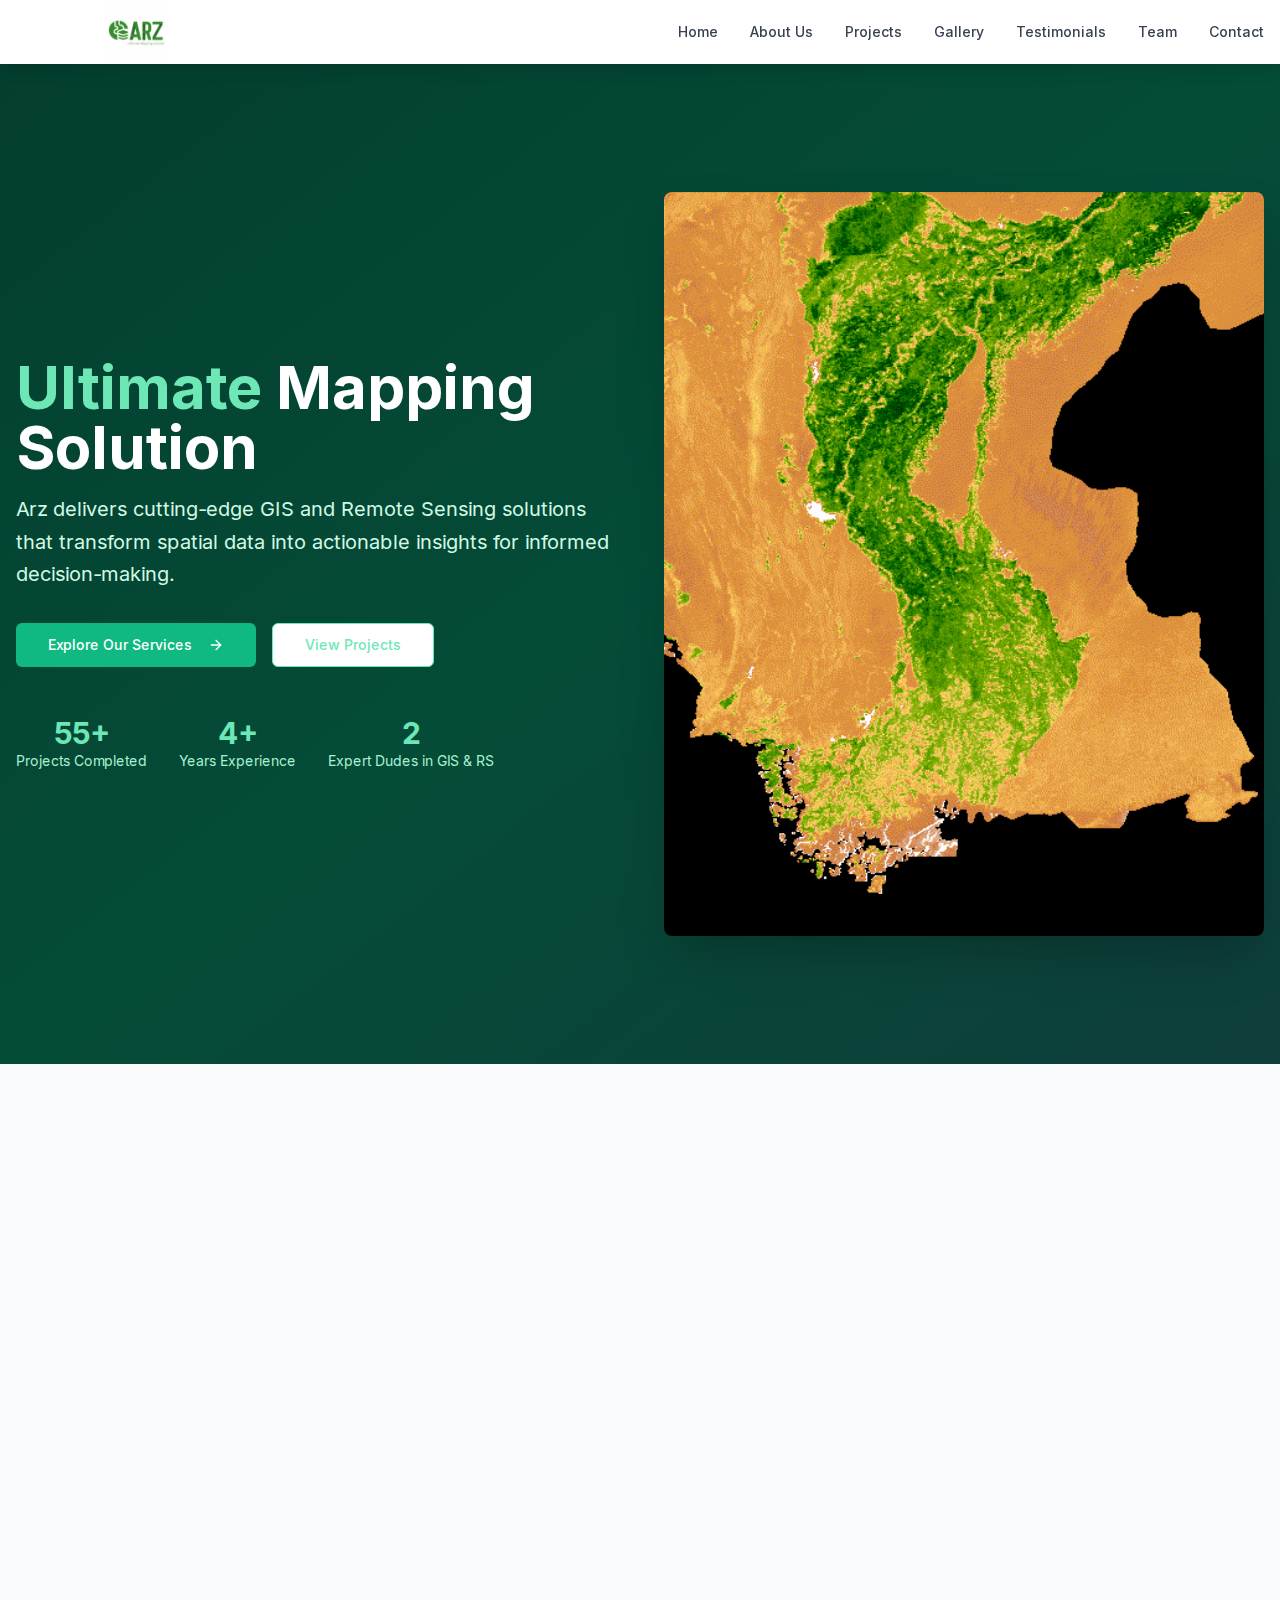
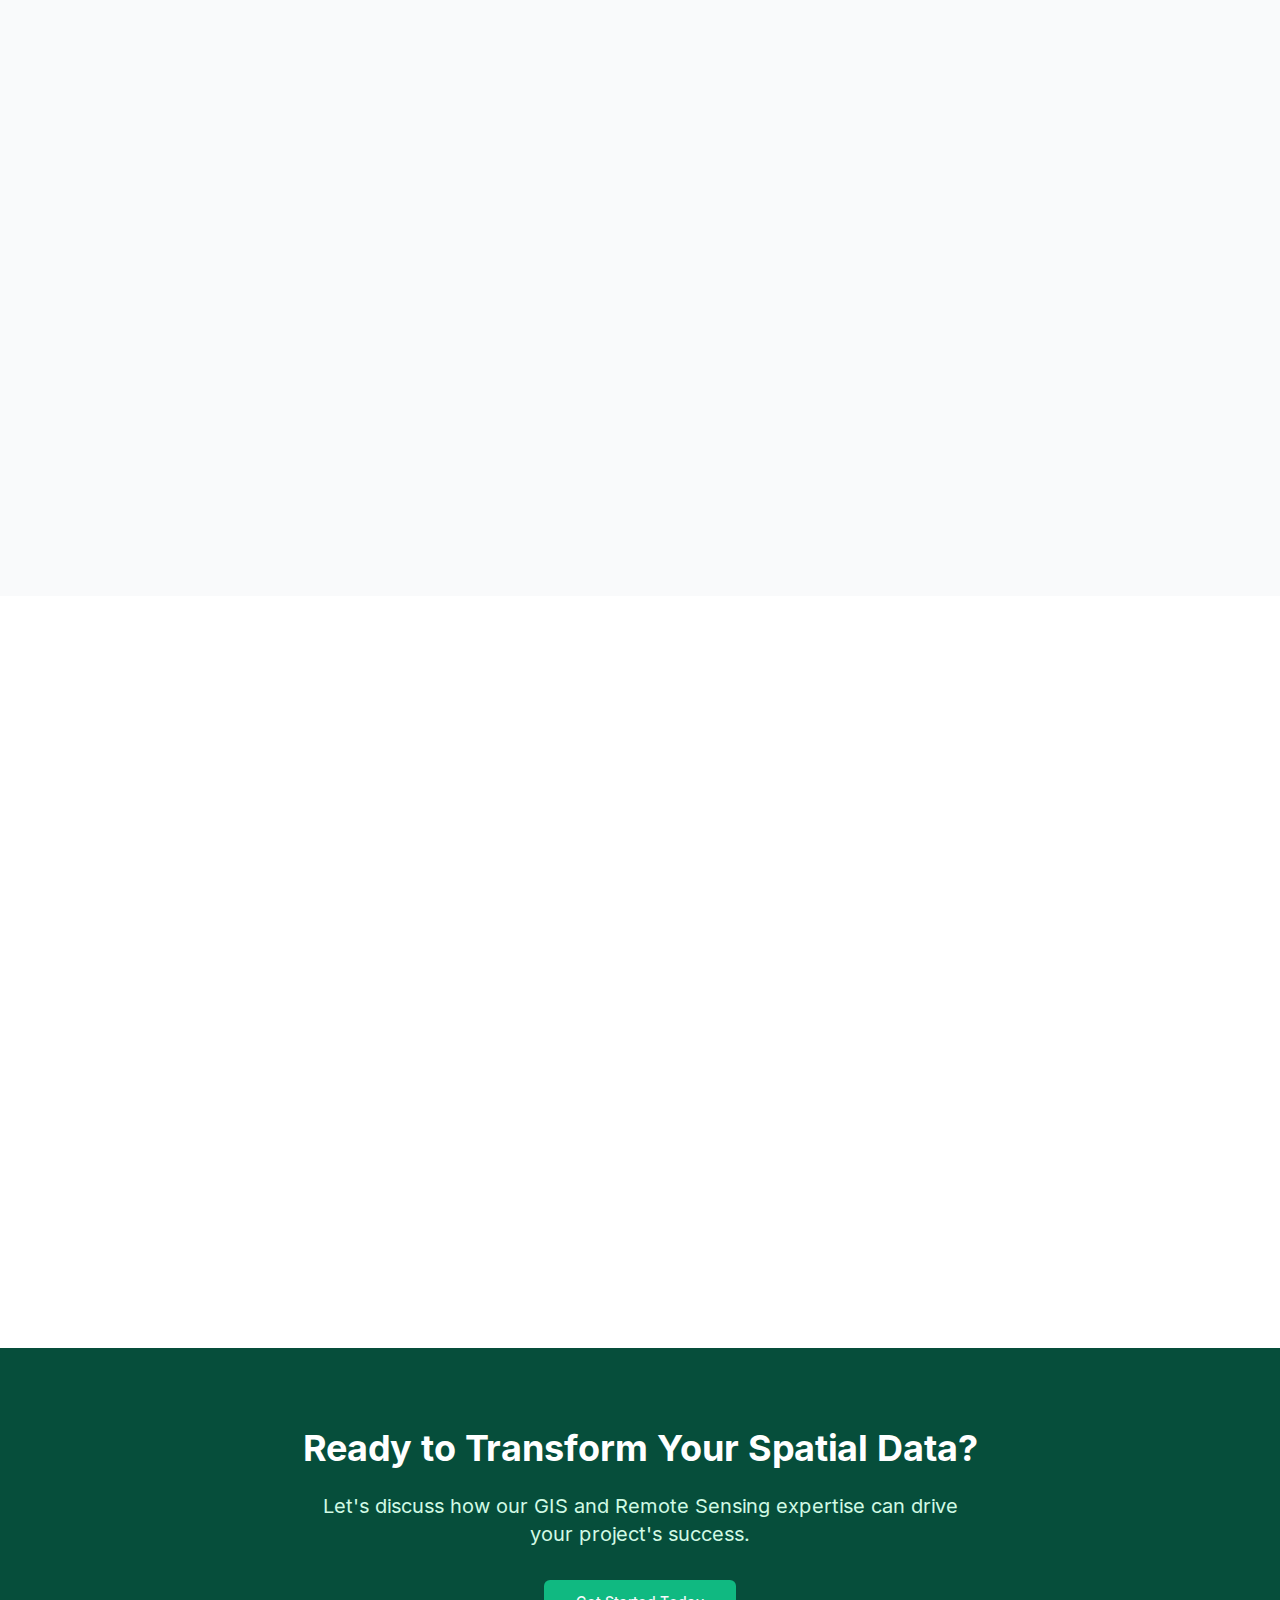
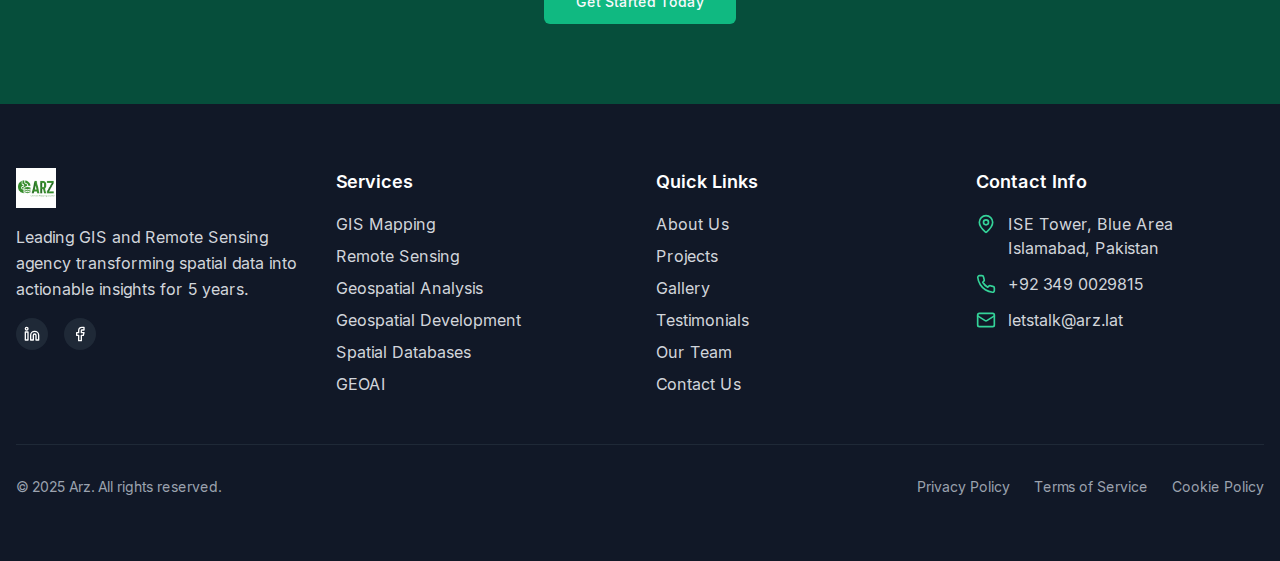
<file: index.html>
<!DOCTYPE html>
<html lang="en">

<head>
    <meta charSet="utf-8" />
    <meta name="viewport" content="width=device-width, initial-scale=1" />
    <link rel="stylesheet" href="/_next/static/css/f299a5a7374d0d48.css" data-precedence="next" />
    <link rel="preload" as="script" fetchPriority="low" href="/_next/static/chunks/webpack-66e446390485b17a.js" />
    <script src="/_next/static/chunks/4bd1b696-98fbf86a5d33fc8e.js" async=""></script>
    <script src="/_next/static/chunks/684-7db9cc1a895c1b97.js" async=""></script>
    <script src="/_next/static/chunks/main-app-2341ff1abfc82e60.js" async=""></script>
    <script src="/_next/static/chunks/63-c13178bb6f1aded7.js" async=""></script>
    <script src="/_next/static/chunks/598-65a85430528df68f.js" async=""></script>
    <script src="/_next/static/chunks/874-5e062d0d0b7bf03c.js" async=""></script>
    <script src="/_next/static/chunks/app/layout-0ab22feefce9ebf9.js" async=""></script>
    <script src="/_next/static/chunks/app/page-b3955dddd4879f8a.js" async=""></script>
    <title>Arz (The Ultimate Mapping Solution)</title>
    <meta name="description"
        content="Leading GIS and Remote Sensing agency transforming spatial data into actionable insights. Expert solutions for mapping, analysis, and geospatial intelligence." />
    <meta name="generator" content="v0.dev" />
    <meta name="keywords"
        content="GIS, Remote Sensing, Spatial Analysis, Mapping, Geospatial, Satellite Imagery, Geographic Information Systems, Arz, spatial analysis, mapping, geospatial, satellite imagery, geographic information systems" />
    <link rel="shortcut icon" href="/arz.png" />
    <link rel="icon" href="/arz.png" />
    <link rel="apple-touch-icon" href="/arz.png" />
    <script src="/_next/static/chunks/polyfills-42372ed130431b0a.js" noModule=""></script>
</head>

<body class="__className_e8ce0c">
    <nav class="bg-white shadow-lg sticky top-0 z-50">
        <div class="container mx-auto px-4">
            <div class="flex justify-between items-center h-16"><a class="flex items-center space-x-2" href="/">
                    <div class="w-60 h-60 rounded-lg flex items-center justify-center"><img alt="Company Logo"
                            loading="lazy" width="60" height="60" decoding="async" data-nimg="1" class="object-contain"
                            style="color:transparent" src="/arz.png" /></div>
                </a>
                <div class="hidden lg:flex items-center space-x-8"><a
                        class="text-sm font-medium transition-all duration-300 hover:text-emerald-600 hover:-translate-y-0.5 text-emerald-600 border-b-2 border-emerald-600 pb-1"
                        href="/">Home</a><a
                        class="text-sm font-medium transition-all duration-300 hover:text-emerald-600 hover:-translate-y-0.5 text-gray-700"
                        href="/about">About Us</a><a
                        class="text-sm font-medium transition-all duration-300 hover:text-emerald-600 hover:-translate-y-0.5 text-gray-700"
                        href="/projects">Projects</a><a
                        class="text-sm font-medium transition-all duration-300 hover:text-emerald-600 hover:-translate-y-0.5 text-gray-700"
                        href="/gallery">Gallery</a><a
                        class="text-sm font-medium transition-all duration-300 hover:text-emerald-600 hover:-translate-y-0.5 text-gray-700"
                        href="/testimonials">Testimonials</a><a
                        class="text-sm font-medium transition-all duration-300 hover:text-emerald-600 hover:-translate-y-0.5 text-gray-700"
                        href="/team">Team</a><a
                        class="text-sm font-medium transition-all duration-300 hover:text-emerald-600 hover:-translate-y-0.5 text-gray-700"
                        href="/contact">Contact</a></div>
                <div class="lg:hidden"><button
                        class="text-gray-700 hover:text-emerald-600 transition-all duration-300 hover:scale-110"><svg
                            xmlns="http://www.w3.org/2000/svg" width="24" height="24" viewBox="0 0 24 24" fill="none"
                            stroke="currentColor" stroke-width="2" stroke-linecap="round" stroke-linejoin="round"
                            class="lucide lucide-menu h-6 w-6">
                            <line x1="4" x2="20" y1="12" y2="12"></line>
                            <line x1="4" x2="20" y1="6" y2="6"></line>
                            <line x1="4" x2="20" y1="18" y2="18"></line>
                        </svg></button></div>
            </div>
        </div>
    </nav>
    <main>
        <div class="flex flex-col min-h-screen">
            <section class="relative bg-gradient-to-br from-emerald-900 via-emerald-800 to-teal-900 text-white">
                <div class="absolute inset-0 bg-black/20"></div>
                <div class="relative container mx-auto px-4 py-24 lg:py-32">
                    <div class="grid lg:grid-cols-2 gap-12 items-center">
                        <div>
                            <div class="transition-all ease-out duration-1000 opacity-0 ">
                                <div class="space-y-8">
                                    <div class="space-y-4">
                                        <h1 class="text-4xl lg:text-6xl font-bold leading-tight"><span
                                                class="text-emerald-300"> Ultimate </span>Mapping Solution</h1>
                                        <p class="text-xl text-emerald-100 leading-relaxed">Arz delivers cutting-edge
                                            GIS and Remote Sensing solutions that transform spatial data into actionable
                                            insights for informed decision-making.</p>
                                    </div>
                                    <div class="transition-all ease-out duration-600 opacity-0 translate-y-8 ">
                                        <div class="flex flex-col sm:flex-row gap-4"><button
                                                class="inline-flex items-center justify-center gap-2 whitespace-nowrap text-sm font-medium ring-offset-background focus-visible:outline-none focus-visible:ring-2 focus-visible:ring-ring focus-visible:ring-offset-2 disabled:pointer-events-none disabled:opacity-50 [&amp;_svg]:pointer-events-none [&amp;_svg]:size-4 [&amp;_svg]:shrink-0 h-11 rounded-md px-8 bg-emerald-500 hover:bg-emerald-600 text-white transform hover:scale-105 transition-all duration-200">Explore
                                                Our Services<svg xmlns="http://www.w3.org/2000/svg" width="24"
                                                    height="24" viewBox="0 0 24 24" fill="none" stroke="currentColor"
                                                    stroke-width="2" stroke-linecap="round" stroke-linejoin="round"
                                                    class="lucide lucide-arrow-right ml-2 h-5 w-5">
                                                    <path d="M5 12h14"></path>
                                                    <path d="m12 5 7 7-7 7"></path>
                                                </svg></button><a href="/projects"><button
                                                    class="inline-flex items-center justify-center gap-2 whitespace-nowrap text-sm font-medium ring-offset-background focus-visible:outline-none focus-visible:ring-2 focus-visible:ring-ring focus-visible:ring-offset-2 disabled:pointer-events-none disabled:opacity-50 [&amp;_svg]:pointer-events-none [&amp;_svg]:size-4 [&amp;_svg]:shrink-0 border bg-background h-11 rounded-md px-8 border-emerald-300 text-emerald-300 hover:bg-emerald-300 hover:text-emerald-900 transform hover:scale-105 transition-all duration-200">View
                                                    Projects</button></a></div>
                                    </div>
                                    <div class="transition-all ease-out duration-600 opacity-0 translate-y-8 ">
                                        <div class="flex items-center gap-8 pt-4">
                                            <div class="text-center">
                                                <div class="text-3xl font-bold text-emerald-300">
                                                    <div class="">0<!-- -->+</div>
                                                </div>
                                                <div class="text-sm text-emerald-200">Projects Completed</div>
                                            </div>
                                            <div class="text-center">
                                                <div class="text-3xl font-bold text-emerald-300">
                                                    <div class="">0<!-- -->+</div>
                                                </div>
                                                <div class="text-sm text-emerald-200">Years Experience</div>
                                            </div>
                                            <div class="text-center">
                                                <div class="text-3xl font-bold text-emerald-300">
                                                    <div class="">0</div>
                                                </div>
                                                <div class="text-sm text-emerald-200">Expert Dudes in GIS &amp; RS</div>
                                            </div>
                                        </div>
                                    </div>
                                </div>
                            </div>
                        </div>
                        <div class="transition-all ease-out duration-600 opacity-0 translate-x-8 ">
                            <div class="relative"><img alt="GIS and Remote Sensing Technology" loading="lazy"
                                    width="600" height="600" decoding="async" data-nimg="1"
                                    class="rounded-lg shadow-2xl transform hover:scale-105 transition-transform duration-500"
                                    style="color:transparent" src="/ndvi.gif?height=600&amp;width=600" /></div>
                        </div>
                    </div>
                </div>
            </section>
            <section class="py-20 bg-gray-50">
                <div class="container mx-auto px-4">
                    <div class="transition-all ease-out duration-600 opacity-0 translate-y-8 ">
                        <div class="text-center mb-16">
                            <h2 class="text-4xl font-bold text-gray-900 mb-4">Our Core Services</h2>
                            <p class="text-xl text-gray-600 max-w-3xl mx-auto">We provide comprehensive GIS and Remote
                                Sensing solutions tailored to meet your specific needs and challenges.</p>
                        </div>
                    </div>
                    <div class="grid md:grid-cols-2 lg:grid-cols-3 xl:grid-cols-4 gap-8">
                        <div class="transition-all duration-600 ease-out opacity-0 translate-y-4"
                            style="transition-delay:0s">
                            <div
                                class="rounded-lg border bg-card text-card-foreground shadow-sm group hover:shadow-xl hover:-translate-y-2 transition-all duration-300">
                                <div class="p-8 text-center">
                                    <div
                                        class="w-20 h-20 bg-emerald-50 rounded-2xl flex items-center justify-center mx-auto mb-6 group-hover:bg-emerald-100 group-hover:scale-110 transition-all duration-300">
                                        <svg width="48" height="48" viewBox="0 0 64 64" fill="none"
                                            xmlns="http://www.w3.org/2000/svg"
                                            class="text-emerald-600 group-hover:scale-110 transition-transform duration-300">
                                            <defs>
                                                <linearGradient id="gis-gradient" x1="0%" y1="0%" x2="100%" y2="100%">
                                                    <stop offset="0%" stop-color="#10b981"></stop>
                                                    <stop offset="100%" stop-color="#059669"></stop>
                                                </linearGradient>
                                                <filter id="gis-shadow" x="-20%" y="-20%" width="140%" height="140%">
                                                    <feDropShadow dx="2" dy="4" stdDeviation="3" flood-color="#000000"
                                                        flood-opacity="0.2"></feDropShadow>
                                                </filter>
                                            </defs>
                                            <rect x="8" y="12" width="48" height="36" rx="4" fill="url(#gis-gradient)"
                                                filter="url(#gis-shadow)"></rect>
                                            <rect x="10" y="14" width="44" height="32" rx="2" fill="#ffffff"
                                                opacity="0.9"></rect>
                                            <g stroke="#10b981" stroke-width="0.5" opacity="0.6">
                                                <line x1="18" y1="14" x2="18" y2="46"></line>
                                                <line x1="26" y1="14" x2="26" y2="46"></line>
                                                <line x1="34" y1="14" x2="34" y2="46"></line>
                                                <line x1="42" y1="14" x2="42" y2="46"></line>
                                                <line x1="50" y1="14" x2="50" y2="46"></line>
                                                <line x1="10" y1="22" x2="54" y2="22"></line>
                                                <line x1="10" y1="30" x2="54" y2="30"></line>
                                                <line x1="10" y1="38" x2="54" y2="38"></line>
                                            </g>
                                            <circle cx="22" cy="26" r="3" fill="#ef4444"></circle>
                                            <circle cx="22" cy="26" r="1.5" fill="#ffffff"></circle>
                                            <circle cx="38" cy="34" r="3" fill="#3b82f6"></circle>
                                            <circle cx="38" cy="34" r="1.5" fill="#ffffff"></circle>
                                            <circle cx="46" cy="20" r="3" fill="#f59e0b"></circle>
                                            <circle cx="46" cy="20" r="1.5" fill="#ffffff"></circle>
                                            <circle cx="48" cy="54" r="8" fill="#1f2937" filter="url(#gis-shadow)">
                                            </circle>
                                            <circle cx="48" cy="54" r="6" fill="#374151"></circle>
                                            <polygon points="48,50 50,54 48,52 46,54" fill="#ef4444"></polygon>
                                            <polygon points="48,58 46,54 48,56 50,54" fill="#ffffff"></polygon><text
                                                x="48" y="49" text-anchor="middle" font-size="4" fill="#ffffff"
                                                font-weight="bold">N</text>
                                        </svg></div>
                                    <h3 class="text-xl font-semibold mb-4">GIS Mapping</h3>
                                    <p class="text-gray-600">Advanced spatial analysis and mapping solutions for urban
                                        planning, environmental monitoring, and resource management.</p>
                                </div>
                            </div>
                        </div>
                        <div class="transition-all duration-600 ease-out opacity-0 translate-y-4"
                            style="transition-delay:0s">
                            <div
                                class="rounded-lg border bg-card text-card-foreground shadow-sm group hover:shadow-xl hover:-translate-y-2 transition-all duration-300">
                                <div class="p-8 text-center">
                                    <div
                                        class="w-20 h-20 bg-blue-50 rounded-2xl flex items-center justify-center mx-auto mb-6 group-hover:bg-blue-100 group-hover:scale-110 transition-all duration-300">
                                        <svg width="48" height="48" viewBox="0 0 64 64" fill="none"
                                            xmlns="http://www.w3.org/2000/svg"
                                            class="text-blue-600 group-hover:scale-110 transition-transform duration-300">
                                            <defs>
                                                <linearGradient id="satellite-gradient" x1="0%" y1="0%" x2="100%"
                                                    y2="100%">
                                                    <stop offset="0%" stop-color="#3b82f6"></stop>
                                                    <stop offset="100%" stop-color="#1d4ed8"></stop>
                                                </linearGradient>
                                                <radialGradient id="earth-gradient" cx="50%" cy="50%" r="50%">
                                                    <stop offset="0%" stop-color="#22c55e"></stop>
                                                    <stop offset="70%" stop-color="#16a34a"></stop>
                                                    <stop offset="100%" stop-color="#15803d"></stop>
                                                </radialGradient>
                                                <filter id="satellite-shadow" x="-20%" y="-20%" width="140%"
                                                    height="140%">
                                                    <feDropShadow dx="2" dy="4" stdDeviation="3" flood-color="#000000"
                                                        flood-opacity="0.3"></feDropShadow>
                                                </filter>
                                            </defs>
                                            <circle cx="32" cy="40" r="16" fill="url(#earth-gradient)"
                                                filter="url(#satellite-shadow)"></circle>
                                            <path d="M20 35 Q25 30 30 35 Q35 40 40 35 Q45 30 48 35" stroke="#065f46"
                                                stroke-width="2" fill="none" opacity="0.7"></path>
                                            <path d="M18 45 Q23 42 28 45 Q33 48 38 45 Q43 42 46 45" stroke="#065f46"
                                                stroke-width="2" fill="none" opacity="0.7"></path>
                                            <rect x="8" y="8" width="16" height="12" rx="2"
                                                fill="url(#satellite-gradient)" filter="url(#satellite-shadow)"></rect>
                                            <rect x="10" y="10" width="12" height="8" rx="1" fill="#60a5fa"></rect>
                                            <rect x="2" y="6" width="6" height="16" rx="1" fill="#1f2937"></rect>
                                            <rect x="24" y="6" width="6" height="16" rx="1" fill="#1f2937"></rect>
                                            <g stroke="#3b82f6" stroke-width="0.5">
                                                <line x1="3" y1="8" x2="7" y2="8"></line>
                                                <line x1="3" y1="10" x2="7" y2="10"></line>
                                                <line x1="3" y1="12" x2="7" y2="12"></line>
                                                <line x1="3" y1="14" x2="7" y2="14"></line>
                                                <line x1="3" y1="16" x2="7" y2="16"></line>
                                                <line x1="3" y1="18" x2="7" y2="18"></line>
                                                <line x1="3" y1="20" x2="7" y2="20"></line>
                                                <line x1="25" y1="8" x2="29" y2="8"></line>
                                                <line x1="25" y1="10" x2="29" y2="10"></line>
                                                <line x1="25" y1="12" x2="29" y2="12"></line>
                                                <line x1="25" y1="14" x2="29" y2="14"></line>
                                                <line x1="25" y1="16" x2="29" y2="16"></line>
                                                <line x1="25" y1="18" x2="29" y2="18"></line>
                                                <line x1="25" y1="20" x2="29" y2="20"></line>
                                            </g>
                                            <g stroke="#10b981" stroke-width="2" fill="none" opacity="0.6">
                                                <path d="M16 20 Q24 28 32 36"></path>
                                                <path d="M16 22 Q24 30 32 38"></path>
                                                <path d="M16 24 Q24 32 32 40"></path>
                                            </g>
                                            <line x1="16" y1="8" x2="20" y2="4" stroke="#374151" stroke-width="2">
                                            </line>
                                            <circle cx="20" cy="4" r="2" fill="#ef4444"></circle>
                                        </svg></div>
                                    <h3 class="text-xl font-semibold mb-4">Remote Sensing</h3>
                                    <p class="text-gray-600">Satellite imagery analysis and interpretation for
                                        agriculture, forestry, disaster management, and climate studies.</p>
                                </div>
                            </div>
                        </div>
                        <div class="transition-all duration-600 ease-out opacity-0 translate-y-4"
                            style="transition-delay:0s">
                            <div
                                class="rounded-lg border bg-card text-card-foreground shadow-sm group hover:shadow-xl hover:-translate-y-2 transition-all duration-300">
                                <div class="p-8 text-center">
                                    <div
                                        class="w-20 h-20 bg-emerald-50 rounded-2xl flex items-center justify-center mx-auto mb-6 group-hover:bg-emerald-100 group-hover:scale-110 transition-all duration-300">
                                        <svg width="48" height="48" viewBox="0 0 64 64" fill="none"
                                            xmlns="http://www.w3.org/2000/svg"
                                            class="text-emerald-600 group-hover:scale-110 transition-transform duration-300">
                                            <defs>
                                                <linearGradient id="chart-gradient" x1="0%" y1="100%" x2="0%" y2="0%">
                                                    <stop offset="0%" stop-color="#10b981"></stop>
                                                    <stop offset="100%" stop-color="#34d399"></stop>
                                                </linearGradient>
                                                <linearGradient id="screen-gradient" x1="0%" y1="0%" x2="100%"
                                                    y2="100%">
                                                    <stop offset="0%" stop-color="#1f2937"></stop>
                                                    <stop offset="100%" stop-color="#374151"></stop>
                                                </linearGradient>
                                                <filter id="analytics-shadow" x="-20%" y="-20%" width="140%"
                                                    height="140%">
                                                    <feDropShadow dx="2" dy="4" stdDeviation="3" flood-color="#000000"
                                                        flood-opacity="0.2"></feDropShadow>
                                                </filter>
                                            </defs>
                                            <rect x="6" y="8" width="52" height="36" rx="4" fill="url(#screen-gradient)"
                                                filter="url(#analytics-shadow)"></rect>
                                            <rect x="8" y="10" width="48" height="32" rx="2" fill="#000000"></rect>
                                            <rect x="28" y="44" width="8" height="8" fill="#374151"></rect>
                                            <rect x="20" y="52" width="24" height="4" rx="2" fill="#374151"></rect>
                                            <rect x="12" y="32" width="4" height="8" fill="url(#chart-gradient)"></rect>
                                            <rect x="18" y="28" width="4" height="12" fill="url(#chart-gradient)">
                                            </rect>
                                            <rect x="24" y="24" width="4" height="16" fill="url(#chart-gradient)">
                                            </rect>
                                            <rect x="30" y="20" width="4" height="20" fill="url(#chart-gradient)">
                                            </rect>
                                            <rect x="36" y="26" width="4" height="14" fill="url(#chart-gradient)">
                                            </rect>
                                            <rect x="42" y="22" width="4" height="18" fill="url(#chart-gradient)">
                                            </rect>
                                            <rect x="48" y="30" width="4" height="10" fill="url(#chart-gradient)">
                                            </rect>
                                            <g stroke="#10b981" stroke-width="0.5" opacity="0.3">
                                                <line x1="10" y1="16" x2="54" y2="16"></line>
                                                <line x1="10" y1="20" x2="54" y2="20"></line>
                                                <line x1="10" y1="24" x2="54" y2="24"></line>
                                                <line x1="10" y1="28" x2="54" y2="28"></line>
                                                <line x1="10" y1="32" x2="54" y2="32"></line>
                                                <line x1="10" y1="36" x2="54" y2="36"></line>
                                            </g>
                                            <path d="M12 36 Q20 32 28 28 Q36 24 44 26 Q48 28 52 30" stroke="#3b82f6"
                                                stroke-width="2" fill="none"></path>
                                            <circle cx="14" cy="35" r="2" fill="#3b82f6"></circle>
                                            <circle cx="26" cy="29" r="2" fill="#3b82f6"></circle>
                                            <circle cx="38" cy="25" r="2" fill="#3b82f6"></circle>
                                            <circle cx="50" cy="29" r="2" fill="#3b82f6"></circle>
                                        </svg></div>
                                    <h3 class="text-xl font-semibold mb-4">Gespatial Analysis</h3>
                                    <p class="text-gray-600">Transform complex spatial data into actionable insights
                                        through advanced analytics and visualization techniques.</p>
                                </div>
                            </div>
                        </div>
                        <div class="transition-all duration-600 ease-out opacity-0 translate-y-4"
                            style="transition-delay:0s">
                            <div
                                class="rounded-lg border bg-card text-card-foreground shadow-sm group hover:shadow-xl hover:-translate-y-2 transition-all duration-300">
                                <div class="p-8 text-center">
                                    <div
                                        class="w-20 h-20 bg-blue-50 rounded-2xl flex items-center justify-center mx-auto mb-6 group-hover:bg-blue-100 group-hover:scale-110 transition-all duration-300">
                                        <svg width="48" height="48" viewBox="0 0 64 64" fill="none"
                                            xmlns="http://www.w3.org/2000/svg"
                                            class="text-blue-600 group-hover:scale-110 transition-transform duration-300">
                                            <defs>
                                                <linearGradient id="globe-gradient" x1="0%" y1="0%" x2="100%" y2="100%">
                                                    <stop offset="0%" stop-color="#3b82f6"></stop>
                                                    <stop offset="50%" stop-color="#1d4ed8"></stop>
                                                    <stop offset="100%" stop-color="#1e40af"></stop>
                                                </linearGradient>
                                                <linearGradient id="web-gradient" x1="0%" y1="0%" x2="100%" y2="100%">
                                                    <stop offset="0%" stop-color="#10b981"></stop>
                                                    <stop offset="100%" stop-color="#059669"></stop>
                                                </linearGradient>
                                                <filter id="web-shadow" x="-20%" y="-20%" width="140%" height="140%">
                                                    <feDropShadow dx="2" dy="4" stdDeviation="3" flood-color="#000000"
                                                        flood-opacity="0.2"></feDropShadow>
                                                </filter>
                                            </defs>
                                            <circle cx="32" cy="32" r="20" fill="url(#globe-gradient)"
                                                filter="url(#web-shadow)"></circle>
                                            <path d="M20 25 Q25 20 30 25 Q35 30 40 25 Q42 28 44 30" stroke="#1e40af"
                                                stroke-width="3" fill="none" opacity="0.8"></path>
                                            <path d="M18 35 Q23 32 28 35 Q33 38 38 35 Q43 32 46 35" stroke="#1e40af"
                                                stroke-width="3" fill="none" opacity="0.8"></path>
                                            <ellipse cx="25" cy="40" rx="4" ry="2" fill="#1e40af" opacity="0.8">
                                            </ellipse>
                                            <ellipse cx="40" cy="20" rx="3" ry="2" fill="#1e40af" opacity="0.8">
                                            </ellipse>
                                            <ellipse cx="32" cy="32" rx="20" ry="10" stroke="#60a5fa" stroke-width="1"
                                                fill="none" opacity="0.5"></ellipse>
                                            <ellipse cx="32" cy="32" rx="20" ry="5" stroke="#60a5fa" stroke-width="1"
                                                fill="none" opacity="0.5"></ellipse>
                                            <ellipse cx="32" cy="32" rx="10" ry="20" stroke="#60a5fa" stroke-width="1"
                                                fill="none" opacity="0.5"></ellipse>
                                            <ellipse cx="32" cy="32" rx="5" ry="20" stroke="#60a5fa" stroke-width="1"
                                                fill="none" opacity="0.5"></ellipse>
                                            <circle cx="20" cy="20" r="3" fill="url(#web-gradient)"></circle>
                                            <circle cx="44" cy="20" r="3" fill="url(#web-gradient)"></circle>
                                            <circle cx="20" cy="44" r="3" fill="url(#web-gradient)"></circle>
                                            <circle cx="44" cy="44" r="3" fill="url(#web-gradient)"></circle>
                                            <circle cx="32" cy="12" r="3" fill="url(#web-gradient)"></circle>
                                            <circle cx="32" cy="52" r="3" fill="url(#web-gradient)"></circle>
                                            <g stroke="#10b981" stroke-width="2" opacity="0.6">
                                                <line x1="20" y1="20" x2="32" y2="32"></line>
                                                <line x1="44" y1="20" x2="32" y2="32"></line>
                                                <line x1="20" y1="44" x2="32" y2="32"></line>
                                                <line x1="44" y1="44" x2="32" y2="32"></line>
                                                <line x1="32" y1="12" x2="32" y2="32"></line>
                                                <line x1="32" y1="52" x2="32" y2="32"></line>
                                            </g>
                                            <circle cx="32" cy="32" r="4" fill="#ffffff"></circle>
                                            <circle cx="32" cy="32" r="2" fill="url(#web-gradient)"></circle>
                                        </svg></div>
                                    <h3 class="text-xl font-semibold mb-4">Web GIS</h3>
                                    <p class="text-gray-600">Interactive web-based GIS applications and dashboards for
                                        real-time data visualization and analysis using Leaflet, OpenLayers, MapBox,
                                        ArcGIS Online.</p>
                                </div>
                            </div>
                        </div>
                        <div class="transition-all duration-600 ease-out opacity-0 translate-y-4"
                            style="transition-delay:0s">
                            <div
                                class="rounded-lg border bg-card text-card-foreground shadow-sm group hover:shadow-xl hover:-translate-y-2 transition-all duration-300">
                                <div class="p-8 text-center">
                                    <div
                                        class="w-20 h-20 bg-blue-50 rounded-2xl flex items-center justify-center mx-auto mb-6 group-hover:bg-blue-100 group-hover:scale-110 transition-all duration-300">
                                        <svg width="48" height="48" viewBox="0 0 64 64" fill="none"
                                            xmlns="http://www.w3.org/2000/svg"
                                            class="text-blue-600 group-hover:scale-110 transition-transform duration-300">
                                            <defs>
                                                <linearGradient id="gee-gradient" x1="0%" y1="0%" x2="100%" y2="100%">
                                                    <stop offset="0%" stop-color="#3b82f6"></stop>
                                                    <stop offset="100%" stop-color="#1d4ed8"></stop>
                                                </linearGradient>
                                                <radialGradient id="earth-gee-gradient" cx="50%" cy="50%" r="50%">
                                                    <stop offset="0%" stop-color="#22c55e"></stop>
                                                    <stop offset="70%" stop-color="#16a34a"></stop>
                                                    <stop offset="100%" stop-color="#15803d"></stop>
                                                </radialGradient>
                                                <filter id="gee-shadow" x="-20%" y="-20%" width="140%" height="140%">
                                                    <feDropShadow dx="2" dy="4" stdDeviation="3" flood-color="#000000"
                                                        flood-opacity="0.2"></feDropShadow>
                                                </filter>
                                            </defs>
                                            <circle cx="32" cy="32" r="18" fill="url(#earth-gee-gradient)"
                                                filter="url(#gee-shadow)"></circle>
                                            <path d="M20 25 Q25 20 30 25 Q35 30 40 25 Q42 28 44 30" stroke="#065f46"
                                                stroke-width="2" fill="none" opacity="0.7"></path>
                                            <path d="M18 35 Q23 32 28 35 Q33 38 38 35 Q43 32 46 35" stroke="#065f46"
                                                stroke-width="2" fill="none" opacity="0.7"></path>
                                            <g fill="#60a5fa" opacity="0.8">
                                                <circle cx="16" cy="16" r="3"></circle>
                                                <circle cx="48" cy="16" r="3"></circle>
                                                <circle cx="16" cy="48" r="3"></circle>
                                                <circle cx="48" cy="48" r="3"></circle>
                                            </g>
                                            <g stroke="#3b82f6" stroke-width="2" opacity="0.6">
                                                <path d="M16 16 Q24 24 32 32" fill="none"></path>
                                                <path d="M48 16 Q40 24 32 32" fill="none"></path>
                                                <path d="M16 48 Q24 40 32 32" fill="none"></path>
                                                <path d="M48 48 Q40 40 32 32" fill="none"></path>
                                            </g>
                                            <rect x="28" y="28" width="8" height="8" rx="2" fill="#ffffff"></rect>
                                            <rect x="30" y="30" width="4" height="4" rx="1" fill="url(#gee-gradient)">
                                            </rect>
                                        </svg></div>
                                    <h3 class="text-xl font-semibold mb-4">Google Earth Engine</h3>
                                    <p class="text-gray-600">Cloud-based planetary-scale analysis using Google&#x27;s
                                        infrastructure for processing satellite imagery and geospatial datasets.</p>
                                </div>
                            </div>
                        </div>
                        <div class="transition-all duration-600 ease-out opacity-0 translate-y-4"
                            style="transition-delay:0s">
                            <div
                                class="rounded-lg border bg-card text-card-foreground shadow-sm group hover:shadow-xl hover:-translate-y-2 transition-all duration-300">
                                <div class="p-8 text-center">
                                    <div
                                        class="w-20 h-20 bg-purple-50 rounded-2xl flex items-center justify-center mx-auto mb-6 group-hover:bg-purple-100 group-hover:scale-110 transition-all duration-300">
                                        <svg width="48" height="48" viewBox="0 0 64 64" fill="none"
                                            xmlns="http://www.w3.org/2000/svg"
                                            class="text-purple-600 group-hover:scale-110 transition-transform duration-300">
                                            <defs>
                                                <linearGradient id="db-gradient" x1="0%" y1="0%" x2="100%" y2="100%">
                                                    <stop offset="0%" stop-color="#8b5cf6"></stop>
                                                    <stop offset="100%" stop-color="#7c3aed"></stop>
                                                </linearGradient>
                                                <filter id="db-shadow" x="-20%" y="-20%" width="140%" height="140%">
                                                    <feDropShadow dx="2" dy="4" stdDeviation="3" flood-color="#000000"
                                                        flood-opacity="0.2"></feDropShadow>
                                                </filter>
                                            </defs>
                                            <ellipse cx="32" cy="16" rx="16" ry="4" fill="url(#db-gradient)"
                                                filter="url(#db-shadow)"></ellipse>
                                            <rect x="16" y="16" width="32" height="12" fill="url(#db-gradient)"></rect>
                                            <ellipse cx="32" cy="28" rx="16" ry="4" fill="#a855f7"></ellipse>
                                            <ellipse cx="32" cy="32" rx="16" ry="4" fill="url(#db-gradient)"></ellipse>
                                            <rect x="16" y="32" width="32" height="12" fill="url(#db-gradient)"></rect>
                                            <ellipse cx="32" cy="44" rx="16" ry="4" fill="#a855f7"></ellipse>
                                            <ellipse cx="32" cy="48" rx="16" ry="4" fill="url(#db-gradient)"></ellipse>
                                            <rect x="16" y="48" width="32" height="8" fill="url(#db-gradient)"></rect>
                                            <ellipse cx="32" cy="56" rx="16" ry="4" fill="#a855f7"></ellipse>
                                            <g fill="#10b981" opacity="0.8">
                                                <circle cx="24" cy="20" r="2"></circle>
                                                <circle cx="40" cy="24" r="2"></circle>
                                                <circle cx="28" cy="36" r="2"></circle>
                                                <circle cx="36" cy="40" r="2"></circle>
                                                <circle cx="32" cy="52" r="2"></circle>
                                            </g>
                                            <g stroke="#10b981" stroke-width="1.5" opacity="0.6">
                                                <line x1="24" y1="20" x2="28" y2="36"></line>
                                                <line x1="40" y1="24" x2="36" y2="40"></line>
                                                <line x1="28" y1="36" x2="32" y2="52"></line>
                                                <line x1="36" y1="40" x2="32" y2="52"></line>
                                            </g>
                                            <g stroke="#ffffff" stroke-width="1" opacity="0.3">
                                                <line x1="20" y1="12" x2="44" y2="12"></line>
                                                <line x1="20" y1="60" x2="44" y2="60"></line>
                                                <line x1="20" y1="12" x2="20" y2="60"></line>
                                                <line x1="32" y1="12" x2="32" y2="60"></line>
                                                <line x1="44" y1="12" x2="44" y2="60"></line>
                                            </g>
                                        </svg></div>
                                    <h3 class="text-xl font-semibold mb-4">Spatial Databases</h3>
                                    <p class="text-gray-600">Design and optimization of spatial databases using PostGIS,
                                        Oracle Spatial, and other enterprise solutions for efficient geospatial data
                                        management.</p>
                                </div>
                            </div>
                        </div>
                        <div class="transition-all duration-600 ease-out opacity-0 translate-y-4"
                            style="transition-delay:0s">
                            <div
                                class="rounded-lg border bg-card text-card-foreground shadow-sm group hover:shadow-xl hover:-translate-y-2 transition-all duration-300">
                                <div class="p-8 text-center">
                                    <div
                                        class="w-20 h-20 bg-emerald-50 rounded-2xl flex items-center justify-center mx-auto mb-6 group-hover:bg-emerald-100 group-hover:scale-110 transition-all duration-300">
                                        <svg width="48" height="48" viewBox="0 0 64 64" fill="none"
                                            xmlns="http://www.w3.org/2000/svg"
                                            class="text-emerald-600 group-hover:scale-110 transition-transform duration-300">
                                            <defs>
                                                <linearGradient id="dev-gradient" x1="0%" y1="0%" x2="100%" y2="100%">
                                                    <stop offset="0%" stop-color="#10b981"></stop>
                                                    <stop offset="100%" stop-color="#059669"></stop>
                                                </linearGradient>
                                                <filter id="dev-shadow" x="-20%" y="-20%" width="140%" height="140%">
                                                    <feDropShadow dx="2" dy="4" stdDeviation="3" flood-color="#000000"
                                                        flood-opacity="0.2"></feDropShadow>
                                                </filter>
                                            </defs>
                                            <rect x="8" y="12" width="48" height="32" rx="4" fill="url(#dev-gradient)"
                                                filter="url(#dev-shadow)"></rect>
                                            <rect x="10" y="14" width="44" height="28" rx="2" fill="#000000"></rect>
                                            <g stroke="#10b981" stroke-width="2" opacity="0.8">
                                                <line x1="14" y1="18" x2="26" y2="18"></line>
                                                <line x1="14" y1="22" x2="32" y2="22"></line>
                                                <line x1="18" y1="26" x2="28" y2="26"></line>
                                                <line x1="18" y1="30" x2="36" y2="30"></line>
                                                <line x1="14" y1="34" x2="24" y2="34"></line>
                                                <line x1="14" y1="38" x2="30" y2="38"></line>
                                            </g>
                                            <g stroke="#3b82f6" stroke-width="1.5" opacity="0.6">
                                                <path d="M38 18 Q42 20 46 18 Q48 22 50 20" fill="none"></path>
                                                <path d="M38 24 Q42 26 46 24 Q48 28 50 26" fill="none"></path>
                                                <circle cx="40" cy="32" r="2" fill="#3b82f6" opacity="0.8"></circle>
                                                <circle cx="46" cy="36" r="2" fill="#3b82f6" opacity="0.8"></circle>
                                            </g>
                                            <rect x="28" y="44" width="8" height="8" fill="#6b7280"></rect>
                                            <rect x="20" y="52" width="24" height="4" rx="2" fill="#6b7280"></rect>
                                            <g fill="#f59e0b" opacity="0.8">
                                                <circle cx="12" cy="8" r="2"></circle>
                                                <circle cx="52" cy="8" r="2"></circle>
                                                <rect x="10" y="6" width="4" height="1"></rect>
                                                <rect x="50" y="6" width="4" height="1"></rect>
                                            </g>
                                            <g stroke="#10b981" stroke-width="1" opacity="0.5">
                                                <line x1="32" y1="44" x2="32" y2="48"></line>
                                                <line x1="28" y1="48" x2="36" y2="48"></line>
                                            </g>
                                        </svg></div>
                                    <h3 class="text-xl font-semibold mb-4">Geospatial Development</h3>
                                    <p class="text-gray-600">Custom geospatial application development using modern
                                        frameworks, APIs, and libraries for web using Geopandas, GDAL.</p>
                                </div>
                            </div>
                        </div>
                        <div class="transition-all duration-600 ease-out opacity-0 translate-y-4"
                            style="transition-delay:0s">
                            <div
                                class="rounded-lg border bg-card text-card-foreground shadow-sm group hover:shadow-xl hover:-translate-y-2 transition-all duration-300">
                                <div class="p-8 text-center">
                                    <div
                                        class="w-20 h-20 bg-indigo-50 rounded-2xl flex items-center justify-center mx-auto mb-6 group-hover:bg-indigo-100 group-hover:scale-110 transition-all duration-300">
                                        <svg width="48" height="48" viewBox="0 0 64 64" fill="none"
                                            xmlns="http://www.w3.org/2000/svg"
                                            class="text-indigo-600 group-hover:scale-110 transition-transform duration-300">
                                            <defs>
                                                <linearGradient id="ai-gradient" x1="0%" y1="0%" x2="100%" y2="100%">
                                                    <stop offset="0%" stop-color="#6366f1"></stop>
                                                    <stop offset="100%" stop-color="#4f46e5"></stop>
                                                </linearGradient>
                                                <radialGradient id="brain-gradient" cx="50%" cy="50%" r="50%">
                                                    <stop offset="0%" stop-color="#a5b4fc"></stop>
                                                    <stop offset="100%" stop-color="#6366f1"></stop>
                                                </radialGradient>
                                                <filter id="ai-shadow" x="-20%" y="-20%" width="140%" height="140%">
                                                    <feDropShadow dx="2" dy="4" stdDeviation="3" flood-color="#000000"
                                                        flood-opacity="0.2"></feDropShadow>
                                                </filter>
                                            </defs>
                                            <path
                                                d="M32 8 C40 8, 48 14, 48 24 C48 28, 46 32, 44 34 C46 36, 48 40, 48 44 C48 52, 42 56, 36 56 L28 56 C22 56, 16 52, 16 44 C16 40, 18 36, 20 34 C18 32, 16 28, 16 24 C16 14, 24 8, 32 8 Z"
                                                fill="url(#brain-gradient)" filter="url(#ai-shadow)"></path>
                                            <g stroke="#ffffff" stroke-width="1.5" opacity="0.7">
                                                <path d="M24 20 Q28 24 32 20 Q36 24 40 20" fill="none"></path>
                                                <path d="M22 28 Q26 32 32 28 Q38 32 42 28" fill="none"></path>
                                                <path d="M24 36 Q28 40 32 36 Q36 40 40 36" fill="none"></path>
                                                <path d="M26 44 Q30 48 32 44 Q34 48 38 44" fill="none"></path>
                                            </g>
                                            <g fill="#fbbf24" opacity="0.9">
                                                <circle cx="24" cy="20" r="2"></circle>
                                                <circle cx="32" cy="18" r="2"></circle>
                                                <circle cx="40" cy="20" r="2"></circle>
                                                <circle cx="22" cy="28" r="2"></circle>
                                                <circle cx="32" cy="26" r="2"></circle>
                                                <circle cx="42" cy="28" r="2"></circle>
                                                <circle cx="24" cy="36" r="2"></circle>
                                                <circle cx="32" cy="34" r="2"></circle>
                                                <circle cx="40" cy="36" r="2"></circle>
                                                <circle cx="26" cy="44" r="2"></circle>
                                                <circle cx="32" cy="42" r="2"></circle>
                                                <circle cx="38" cy="44" r="2"></circle>
                                            </g>
                                            <g stroke="#10b981" stroke-width="2" opacity="0.6">
                                                <circle cx="52" cy="16" r="4" fill="none"></circle>
                                                <circle cx="12" cy="48" r="4" fill="none"></circle>
                                                <path d="M50 14 L54 12 M50 18 L54 20"></path>
                                                <path d="M10 46 L14 44 M10 50 L14 52"></path>
                                            </g>
                                            <g fill="#10b981" opacity="0.8">
                                                <circle cx="52" cy="16" r="1">
                                                    <animate attributeName="opacity" values="0.4;1;0.4" dur="2s"
                                                        repeatCount="indefinite"></animate>
                                                </circle>
                                                <circle cx="12" cy="48" r="1">
                                                    <animate attributeName="opacity" values="0.4;1;0.4" dur="2.5s"
                                                        repeatCount="indefinite" begin="0.5s"></animate>
                                                </circle>
                                            </g>
                                            <g stroke="#6366f1" stroke-width="1" opacity="0.5">
                                                <line x1="48" y1="16" x2="44" y2="20"></line>
                                                <line x1="16" y1="48" x2="20" y2="44"></line>
                                            </g>
                                        </svg></div>
                                    <h3 class="text-xl font-semibold mb-4">GeoAI</h3>
                                    <p class="text-gray-600">Artificial intelligence and machine learning applications
                                        for geospatial analysis, pattern recognition, and automated feature extraction
                                        using Python libraries TensorFlow, Pytorch.</p>
                                </div>
                            </div>
                        </div>
                    </div>
                </div>
            </section>
            <section class="py-20">
                <div class="container mx-auto px-4">
                    <div class="grid lg:grid-cols-2 gap-16 items-center">
                        <div class="transition-all ease-out duration-600 opacity-0 -translate-x-8 ">
                            <div>
                                <h2 class="text-4xl font-bold text-gray-900 mb-8">Why Choose Arz?</h2>
                                <div class="space-y-8">
                                    <div class="flex items-start gap-6">
                                        <div
                                            class="w-16 h-16 bg-emerald-50 rounded-2xl flex items-center justify-center flex-shrink-0">
                                            <svg width="32" height="32" viewBox="0 0 64 64" fill="none"
                                                xmlns="http://www.w3.org/2000/svg" class="text-emerald-600">
                                                <defs>
                                                    <linearGradient id="team-gradient" x1="0%" y1="0%" x2="100%"
                                                        y2="100%">
                                                        <stop offset="0%" stop-color="#10b981"></stop>
                                                        <stop offset="100%" stop-color="#059669"></stop>
                                                    </linearGradient>
                                                    <filter id="team-shadow" x="-20%" y="-20%" width="140%"
                                                        height="140%">
                                                        <feDropShadow dx="2" dy="4" stdDeviation="3"
                                                            flood-color="#000000" flood-opacity="0.2"></feDropShadow>
                                                    </filter>
                                                </defs>
                                                <circle cx="20" cy="20" r="8" fill="url(#team-gradient)"
                                                    filter="url(#team-shadow)"></circle>
                                                <circle cx="20" cy="18" r="3" fill="#ffffff"></circle>
                                                <path d="M14 32 Q20 28 26 32 L26 40 Q20 44 14 40 Z"
                                                    fill="url(#team-gradient)"></path>
                                                <circle cx="44" cy="20" r="8" fill="#3b82f6" filter="url(#team-shadow)">
                                                </circle>
                                                <circle cx="44" cy="18" r="3" fill="#ffffff"></circle>
                                                <path d="M38 32 Q44 28 50 32 L50 40 Q44 44 38 40 Z" fill="#3b82f6">
                                                </path>
                                                <circle cx="32" cy="35" r="10" fill="#f59e0b"
                                                    filter="url(#team-shadow)"></circle>
                                                <circle cx="32" cy="32" r="4" fill="#ffffff"></circle>
                                                <path d="M20 50 Q32 44 44 50 L44 60 Q32 64 20 60 Z" fill="#f59e0b">
                                                </path>
                                                <g stroke="#10b981" stroke-width="2" opacity="0.4">
                                                    <line x1="26" y1="26" x2="32" y2="30"></line>
                                                    <line x1="38" y1="26" x2="32" y2="30"></line>
                                                </g>
                                                <circle cx="32" cy="8" r="3" fill="#ef4444" opacity="0.8"></circle>
                                                <polygon
                                                    points="32,6 33,8 35,8 33.5,9.5 34,12 32,10.5 30,12 30.5,9.5 29,8 31,8"
                                                    fill="#ffffff"></polygon>
                                            </svg></div>
                                        <div>
                                            <h3 class="text-xl font-semibold mb-3">3 Random Dudes who know how to Map
                                            </h3>
                                            <p class="text-gray-600 leading-relaxed">We 3 Dudes are certified GIS
                                                professionals and remote sensing specialists brings years of combined
                                                experience to every project.</p>
                                        </div>
                                    </div>
                                    <div class="flex items-start gap-6">
                                        <div
                                            class="w-16 h-16 bg-amber-50 rounded-2xl flex items-center justify-center flex-shrink-0">
                                            <svg width="32" height="32" viewBox="0 0 64 64" fill="none"
                                                xmlns="http://www.w3.org/2000/svg" class="text-amber-600">
                                                <defs>
                                                    <linearGradient id="award-gradient" x1="0%" y1="0%" x2="100%"
                                                        y2="100%">
                                                        <stop offset="0%" stop-color="#f59e0b"></stop>
                                                        <stop offset="100%" stop-color="#d97706"></stop>
                                                    </linearGradient>
                                                    <radialGradient id="medal-gradient" cx="50%" cy="30%" r="70%">
                                                        <stop offset="0%" stop-color="#fbbf24"></stop>
                                                        <stop offset="100%" stop-color="#f59e0b"></stop>
                                                    </radialGradient>
                                                    <filter id="award-shadow" x="-20%" y="-20%" width="140%"
                                                        height="140%">
                                                        <feDropShadow dx="2" dy="4" stdDeviation="3"
                                                            flood-color="#000000" flood-opacity="0.3"></feDropShadow>
                                                    </filter>
                                                </defs>
                                                <path d="M20 8 L32 20 L44 8 L44 32 L38 28 L32 32 L26 28 L20 32 Z"
                                                    fill="#ef4444" filter="url(#award-shadow)"></path>
                                                <path d="M22 10 L32 18 L42 10 L42 28 L36 25 L32 28 L28 25 L22 28 Z"
                                                    fill="#dc2626"></path>
                                                <circle cx="32" cy="40" r="16" fill="url(#medal-gradient)"
                                                    filter="url(#award-shadow)"></circle>
                                                <circle cx="32" cy="40" r="12" fill="url(#award-gradient)"></circle>
                                                <circle cx="32" cy="40" r="8" fill="#fbbf24"></circle>
                                                <polygon
                                                    points="32,34 34,38 38,38 35,41 36,45 32,43 28,45 29,41 26,38 30,38"
                                                    fill="#ffffff"></polygon>
                                                <circle cx="24" cy="32" r="2" fill="#fbbf24" opacity="0.8"></circle>
                                                <circle cx="40" cy="32" r="2" fill="#fbbf24" opacity="0.8"></circle>
                                                <circle cx="20" cy="48" r="2" fill="#fbbf24" opacity="0.6"></circle>
                                                <circle cx="44" cy="48" r="2" fill="#fbbf24" opacity="0.6"></circle>
                                            </svg></div>
                                        <div>
                                            <h3 class="text-xl font-semibold mb-3">Customer Satisfaction over some Bucks
                                            </h3>
                                            <p class="text-gray-600 leading-relaxed">With over 67+ successful projects
                                                and industry recognition, we deliver results that exceed expectations.
                                            </p>
                                        </div>
                                    </div>
                                    <div class="flex items-start gap-6">
                                        <div
                                            class="w-16 h-16 bg-purple-50 rounded-2xl flex items-center justify-center flex-shrink-0">
                                            <svg width="32" height="32" viewBox="0 0 64 64" fill="none"
                                                xmlns="http://www.w3.org/2000/svg" class="text-purple-600">
                                                <defs>
                                                    <linearGradient id="tech-gradient" x1="0%" y1="0%" x2="100%"
                                                        y2="100%">
                                                        <stop offset="0%" stop-color="#8b5cf6"></stop>
                                                        <stop offset="100%" stop-color="#7c3aed"></stop>
                                                    </linearGradient>
                                                    <linearGradient id="circuit-gradient" x1="0%" y1="0%" x2="100%"
                                                        y2="100%">
                                                        <stop offset="0%" stop-color="#10b981"></stop>
                                                        <stop offset="100%" stop-color="#059669"></stop>
                                                    </linearGradient>
                                                    <filter id="tech-shadow" x="-20%" y="-20%" width="140%"
                                                        height="140%">
                                                        <feDropShadow dx="2" dy="4" stdDeviation="3"
                                                            flood-color="#000000" flood-opacity="0.2"></feDropShadow>
                                                    </filter>
                                                </defs>
                                                <rect x="16" y="16" width="32" height="32" rx="4"
                                                    fill="url(#tech-gradient)" filter="url(#tech-shadow)"></rect>
                                                <rect x="18" y="18" width="28" height="28" rx="2" fill="#1f2937"></rect>
                                                <g stroke="url(#circuit-gradient)" stroke-width="2" fill="none">
                                                    <path d="M22 22 L26 22 L26 26 L30 26"></path>
                                                    <path d="M34 26 L38 26 L38 22 L42 22"></path>
                                                    <path d="M22 30 L26 30 L26 34 L30 34"></path>
                                                    <path d="M34 34 L38 34 L38 30 L42 30"></path>
                                                    <path d="M22 38 L26 38 L26 42 L30 42"></path>
                                                    <path d="M34 42 L38 42 L38 38 L42 38"></path>
                                                </g>
                                                <circle cx="22" cy="22" r="2" fill="#10b981"></circle>
                                                <circle cx="42" cy="22" r="2" fill="#10b981"></circle>
                                                <circle cx="22" cy="30" r="2" fill="#3b82f6"></circle>
                                                <circle cx="42" cy="30" r="2" fill="#3b82f6"></circle>
                                                <circle cx="22" cy="38" r="2" fill="#f59e0b"></circle>
                                                <circle cx="42" cy="38" r="2" fill="#f59e0b"></circle>
                                                <rect x="28" y="28" width="8" height="8" rx="1"
                                                    fill="url(#circuit-gradient)"></rect>
                                                <rect x="30" y="30" width="4" height="4" rx="0.5" fill="#ffffff"></rect>
                                                <g fill="#6b7280">
                                                    <rect x="12" y="20" width="4" height="2"></rect>
                                                    <rect x="12" y="24" width="4" height="2"></rect>
                                                    <rect x="12" y="28" width="4" height="2"></rect>
                                                    <rect x="12" y="32" width="4" height="2"></rect>
                                                    <rect x="12" y="36" width="4" height="2"></rect>
                                                    <rect x="12" y="40" width="4" height="2"></rect>
                                                    <rect x="48" y="20" width="4" height="2"></rect>
                                                    <rect x="48" y="24" width="4" height="2"></rect>
                                                    <rect x="48" y="28" width="4" height="2"></rect>
                                                    <rect x="48" y="32" width="4" height="2"></rect>
                                                    <rect x="48" y="36" width="4" height="2"></rect>
                                                    <rect x="48" y="40" width="4" height="2"></rect>
                                                </g>
                                                <g fill="#10b981" opacity="0.8">
                                                    <circle cx="8" cy="21" r="1">
                                                        <animate attributeName="opacity" values="0.3;1;0.3" dur="2s"
                                                            repeatCount="indefinite"></animate>
                                                    </circle>
                                                    <circle cx="8" cy="25" r="1">
                                                        <animate attributeName="opacity" values="0.3;1;0.3" dur="2s"
                                                            repeatCount="indefinite" begin="0.5s"></animate>
                                                    </circle>
                                                    <circle cx="8" cy="29" r="1">
                                                        <animate attributeName="opacity" values="0.3;1;0.3" dur="2s"
                                                            repeatCount="indefinite" begin="1s"></animate>
                                                    </circle>
                                                </g>
                                            </svg></div>
                                        <div>
                                            <h3 class="text-xl font-semibold mb-3">Cutting-Edge Technology</h3>
                                            <p class="text-gray-600 leading-relaxed">We leverage the latest GIS
                                                software, satellite imagery, and analytical tools to provide
                                                state-of-the-art solutions.</p>
                                        </div>
                                    </div>
                                </div>
                            </div>
                        </div>
                        <div class="transition-all ease-out duration-600 opacity-0 translate-x-8 ">
                            <div class="relative"><img alt="Professional GIS Team at Work" loading="lazy" width="600"
                                    height="500" decoding="async" data-nimg="1"
                                    class="rounded-lg shadow-xl transform hover:scale-105 transition-transform duration-500"
                                    style="color:transparent" src="/arz.png?height=500&amp;width=600" /></div>
                        </div>
                    </div>
                </div>
            </section>
            <section class="py-20 bg-emerald-900 text-white">
                <div class="container mx-auto px-4 text-center">
                    <h2 class="text-4xl font-bold mb-6">Ready to Transform Your Spatial Data?</h2>
                    <p class="text-xl text-emerald-100 mb-8 max-w-2xl mx-auto">Let&#x27;s discuss how our GIS and Remote
                        Sensing expertise can drive your project&#x27;s success.</p>
                    <div class="flex flex-col sm:flex-row gap-4 justify-center"><button
                            class="inline-flex items-center justify-center gap-2 whitespace-nowrap text-sm font-medium ring-offset-background focus-visible:outline-none focus-visible:ring-2 focus-visible:ring-ring focus-visible:ring-offset-2 disabled:pointer-events-none disabled:opacity-50 [&amp;_svg]:pointer-events-none [&amp;_svg]:size-4 [&amp;_svg]:shrink-0 text-primary-foreground h-11 rounded-md px-8 bg-emerald-500 hover:bg-emerald-600 transform hover:scale-105 transition-all duration-200"><a
                                href="/contact">Get Started Today</a></button></div>
                </div>
            </section>
        </div>
    </main>
    <footer class="bg-gray-900 text-white">
        <div class="container mx-auto px-4 py-16">
            <div class="grid md:grid-cols-2 lg:grid-cols-4 gap-8">
                <div class="space-y-4">
                    <div class="flex items-center space-x-2">
                        <div class="w-10 h-10 rounded-lg flex items-center justify-center"><img alt="Company Logo"
                                loading="lazy" width="80" height="80" decoding="async" data-nimg="1"
                                class="object-contain" style="color:transparent" src="/arz.png" /></div>
                    </div>
                    <p class="text-gray-300 leading-relaxed">Leading GIS and Remote Sensing agency transforming spatial
                        data into actionable insights for 5 years.</p>
                    <div class="flex space-x-4">
                        <div
                            class="w-8 h-8 bg-gray-800 rounded-full flex items-center justify-center hover:bg-emerald-600 hover:scale-110 transition-all duration-300 cursor-pointer">
                            <svg xmlns="http://www.w3.org/2000/svg" width="24" height="24" viewBox="0 0 24 24"
                                fill="none" stroke="currentColor" stroke-width="2" stroke-linecap="round"
                                stroke-linejoin="round" class="lucide lucide-linkedin h-4 w-4">
                                <path
                                    d="M16 8a6 6 0 0 1 6 6v7h-4v-7a2 2 0 0 0-2-2 2 2 0 0 0-2 2v7h-4v-7a6 6 0 0 1 6-6z">
                                </path>
                                <rect width="4" height="12" x="2" y="9"></rect>
                                <circle cx="4" cy="4" r="2"></circle>
                            </svg></div>
                        <div
                            class="w-8 h-8 bg-gray-800 rounded-full flex items-center justify-center hover:bg-emerald-600 hover:scale-110 transition-all duration-300 cursor-pointer">
                            <svg xmlns="http://www.w3.org/2000/svg" width="24" height="24" viewBox="0 0 24 24"
                                fill="none" stroke="currentColor" stroke-width="2" stroke-linecap="round"
                                stroke-linejoin="round" class="lucide lucide-facebook h-4 w-4">
                                <path d="M18 2h-3a5 5 0 0 0-5 5v3H7v4h3v8h4v-8h3l1-4h-4V7a1 1 0 0 1 1-1h3z"></path>
                            </svg></div>
                    </div>
                </div>
                <div>
                    <h3 class="text-lg font-semibold mb-4">Services</h3>
                    <ul class="space-y-2 text-gray-300">
                        <li><a class="hover:text-emerald-400 hover:translate-x-1 transition-all duration-300 inline-block"
                                href="#">GIS Mapping</a></li>
                        <li><a class="hover:text-emerald-400 hover:translate-x-1 transition-all duration-300 inline-block"
                                href="#">Remote Sensing</a></li>
                        <li><a class="hover:text-emerald-400 hover:translate-x-1 transition-all duration-300 inline-block"
                                href="#">Geospatial Analysis</a></li>
                        <li><a class="hover:text-emerald-400 hover:translate-x-1 transition-all duration-300 inline-block"
                                href="#">Geospatial Development</a></li>
                        <li><a class="hover:text-emerald-400 hover:translate-x-1 transition-all duration-300 inline-block"
                                href="#">Spatial Databases</a></li>
                        <li><a class="hover:text-emerald-400 hover:translate-x-1 transition-all duration-300 inline-block"
                                href="#">GEOAI</a></li>
                    </ul>
                </div>
                <div>
                    <h3 class="text-lg font-semibold mb-4">Quick Links</h3>
                    <ul class="space-y-2 text-gray-300">
                        <li><a class="hover:text-emerald-400 hover:translate-x-1 transition-all duration-300 inline-block"
                                href="/about">About Us</a></li>
                        <li><a class="hover:text-emerald-400 hover:translate-x-1 transition-all duration-300 inline-block"
                                href="/projects">Projects</a></li>
                        <li><a class="hover:text-emerald-400 hover:translate-x-1 transition-all duration-300 inline-block"
                                href="/gallery">Gallery</a></li>
                        <li><a class="hover:text-emerald-400 hover:translate-x-1 transition-all duration-300 inline-block"
                                href="/testimonials">Testimonials</a></li>
                        <li><a class="hover:text-emerald-400 hover:translate-x-1 transition-all duration-300 inline-block"
                                href="/team">Our Team</a></li>
                        <li><a class="hover:text-emerald-400 hover:translate-x-1 transition-all duration-300 inline-block"
                                href="/contact">Contact Us</a></li>
                    </ul>
                </div>
                <div>
                    <h3 class="text-lg font-semibold mb-4">Contact Info</h3>
                    <div class="space-y-3 text-gray-300">
                        <div class="flex items-start gap-3"><svg xmlns="http://www.w3.org/2000/svg" width="24"
                                height="24" viewBox="0 0 24 24" fill="none" stroke="currentColor" stroke-width="2"
                                stroke-linecap="round" stroke-linejoin="round"
                                class="lucide lucide-map-pin h-5 w-5 text-emerald-400 flex-shrink-0 mt-0.5">
                                <path
                                    d="M20 10c0 4.993-5.539 10.193-7.399 11.799a1 1 0 0 1-1.202 0C9.539 20.193 4 14.993 4 10a8 8 0 0 1 16 0">
                                </path>
                                <circle cx="12" cy="10" r="3"></circle>
                            </svg>
                            <div>
                                <p>ISE Tower, Blue Area</p>
                                <p>Islamabad, Pakistan</p>
                            </div>
                        </div>
                        <div class="flex items-center gap-3"><svg xmlns="http://www.w3.org/2000/svg" width="24"
                                height="24" viewBox="0 0 24 24" fill="none" stroke="currentColor" stroke-width="2"
                                stroke-linecap="round" stroke-linejoin="round"
                                class="lucide lucide-phone h-5 w-5 text-emerald-400">
                                <path
                                    d="M22 16.92v3a2 2 0 0 1-2.18 2 19.79 19.79 0 0 1-8.63-3.07 19.5 19.5 0 0 1-6-6 19.79 19.79 0 0 1-3.07-8.67A2 2 0 0 1 4.11 2h3a2 2 0 0 1 2 1.72 12.84 12.84 0 0 0 .7 2.81 2 2 0 0 1-.45 2.11L8.09 9.91a16 16 0 0 0 6 6l1.27-1.27a2 2 0 0 1 2.11-.45 12.84 12.84 0 0 0 2.81.7A2 2 0 0 1 22 16.92z">
                                </path>
                            </svg>
                            <p>+92 349 0029815</p>
                        </div>
                        <div class="flex items-center gap-3"><svg xmlns="http://www.w3.org/2000/svg" width="24"
                                height="24" viewBox="0 0 24 24" fill="none" stroke="currentColor" stroke-width="2"
                                stroke-linecap="round" stroke-linejoin="round"
                                class="lucide lucide-mail h-5 w-5 text-emerald-400">
                                <rect width="20" height="16" x="2" y="4" rx="2"></rect>
                                <path d="m22 7-8.97 5.7a1.94 1.94 0 0 1-2.06 0L2 7"></path>
                            </svg>
                            <p>letstalk@arz.lat</p>
                        </div>
                    </div>
                </div>
            </div>
            <div class="border-t border-gray-800 mt-12 pt-8">
                <div class="flex flex-col md:flex-row justify-between items-center">
                    <p class="text-gray-400 text-sm">© <!-- -->2025<!-- --> Arz. All rights reserved.</p>
                    <div class="flex space-x-6 mt-4 md:mt-0"><a
                            class="text-gray-400 hover:text-emerald-400 text-sm transition-colors" href="#">Privacy
                            Policy</a><a class="text-gray-400 hover:text-emerald-400 text-sm transition-colors"
                            href="#">Terms of Service</a><a
                            class="text-gray-400 hover:text-emerald-400 text-sm transition-colors" href="#">Cookie
                            Policy</a></div>
                </div>
            </div>
        </div>
    </footer>
    <script src="/_next/static/chunks/webpack-66e446390485b17a.js" async=""></script>
    <script>(self.__next_f = self.__next_f || []).push([0])</script>
    <script>self.__next_f.push([1, "1:\"$Sreact.fragment\"\n2:I[7606,[\"63\",\"static/chunks/63-c13178bb6f1aded7.js\",\"598\",\"static/chunks/598-65a85430528df68f.js\",\"874\",\"static/chunks/874-5e062d0d0b7bf03c.js\",\"177\",\"static/chunks/app/layout-0ab22feefce9ebf9.js\"],\"default\"]\n3:I[7555,[],\"\"]\n4:I[1295,[],\"\"]\n5:I[3063,[\"63\",\"static/chunks/63-c13178bb6f1aded7.js\",\"874\",\"static/chunks/874-5e062d0d0b7bf03c.js\",\"974\",\"static/chunks/app/page-b3955dddd4879f8a.js\"],\"Image\"]\n6:I[6874,[\"63\",\"static/chunks/63-c13178bb6f1aded7.js\",\"874\",\"static/chunks/874-5e062d0d0b7bf03c.js\",\"974\",\"static/chunks/app/page-b3955dddd4879f8a.js\"],\"\"]\n7:I[3194,[\"63\",\"static/chunks/63-c13178bb6f1aded7.js\",\"874\",\"static/chunks/874-5e062d0d0b7bf03c.js\",\"974\",\"static/chunks/app/page-b3955dddd4879f8a.js\"],\"default\"]\n8:I[6003,[\"63\",\"static/chunks/63-c13178bb6f1aded7.js\",\"874\",\"static/chunks/874-5e062d0d0b7bf03c.js\",\"974\",\"static/chunks/app/page-b3955dddd4879f8a.js\"],\"default\"]\n9:I[2454,[\"63\",\"static/chunks/63-c13178bb6f1aded7.js\",\"874\",\"static/chunks/874-5e062d0d0b7bf03c.js\",\"974\",\"static/chunks/app/page-b3955dddd4879f8a.js\"],\"default\"]\na:I[9665,[],\"OutletBoundary\"]\nd:I[9665,[],\"ViewportBoundary\"]\nf:I[9665,[],\"MetadataBoundary\"]\n11:I[6614,[],\"\"]\n:HL[\"/_next/static/css/f299a5a7374d0d48.css\",\"style\"]\n"])</script>
    <script>self.__next_f.push([1, "0:{\"P\":null,\"b\":\"iIp4Xx6B1rN2MlhU4QINq\",\"p\":\"\",\"c\":[\"\",\"\"],\"i\":false,\"f\":[[[\"\",{\"children\":[\"__PAGE__\",{}]},\"$undefined\",\"$undefined\",true],[\"\",[\"$\",\"$1\",\"c\",{\"children\":[[[\"$\",\"link\",\"0\",{\"rel\":\"stylesheet\",\"href\":\"/_next/static/css/f299a5a7374d0d48.css\",\"precedence\":\"next\",\"crossOrigin\":\"$undefined\",\"nonce\":\"$undefined\"}]],[\"$\",\"html\",null,{\"lang\":\"en\",\"children\":[\"$\",\"body\",null,{\"className\":\"__className_e8ce0c\",\"children\":[[\"$\",\"$L2\",null,{}],[\"$\",\"main\",null,{\"children\":[\"$\",\"$L3\",null,{\"parallelRouterKey\":\"children\",\"error\":\"$undefined\",\"errorStyles\":\"$undefined\",\"errorScripts\":\"$undefined\",\"template\":[\"$\",\"$L4\",null,{}],\"templateStyles\":\"$undefined\",\"templateScripts\":\"$undefined\",\"notFound\":[[[\"$\",\"title\",null,{\"children\":\"404: This page could not be found.\"}],[\"$\",\"div\",null,{\"style\":{\"fontFamily\":\"system-ui,\\\"Segoe UI\\\",Roboto,Helvetica,Arial,sans-serif,\\\"Apple Color Emoji\\\",\\\"Segoe UI Emoji\\\"\",\"height\":\"100vh\",\"textAlign\":\"center\",\"display\":\"flex\",\"flexDirection\":\"column\",\"alignItems\":\"center\",\"justifyContent\":\"center\"},\"children\":[\"$\",\"div\",null,{\"children\":[[\"$\",\"style\",null,{\"dangerouslySetInnerHTML\":{\"__html\":\"body{color:#000;background:#fff;margin:0}.next-error-h1{border-right:1px solid rgba(0,0,0,.3)}@media (prefers-color-scheme:dark){body{color:#fff;background:#000}.next-error-h1{border-right:1px solid rgba(255,255,255,.3)}}\"}}],[\"$\",\"h1\",null,{\"className\":\"next-error-h1\",\"style\":{\"display\":\"inline-block\",\"margin\":\"0 20px 0 0\",\"padding\":\"0 23px 0 0\",\"fontSize\":24,\"fontWeight\":500,\"verticalAlign\":\"top\",\"lineHeight\":\"49px\"},\"children\":404}],[\"$\",\"div\",null,{\"style\":{\"display\":\"inline-block\"},\"children\":[\"$\",\"h2\",null,{\"style\":{\"fontSize\":14,\"fontWeight\":400,\"lineHeight\":\"49px\",\"margin\":0},\"children\":\"This page could not be found.\"}]}]]}]}]],[]],\"forbidden\":\"$undefined\",\"unauthorized\":\"$undefined\"}]}],[\"$\",\"footer\",null,{\"className\":\"bg-gray-900 text-white\",\"children\":[\"$\",\"div\",null,{\"className\":\"container mx-auto px-4 py-16\",\"children\":[[\"$\",\"div\",null,{\"className\":\"grid md:grid-cols-2 lg:grid-cols-4 gap-8\",\"children\":[[\"$\",\"div\",null,{\"className\":\"space-y-4\",\"children\":[[\"$\",\"div\",null,{\"className\":\"flex items-center space-x-2\",\"children\":[\"$\",\"div\",null,{\"className\":\"w-10 h-10 rounded-lg flex items-center justify-center\",\"children\":[\"$\",\"$L5\",null,{\"src\":\"/arz.png\",\"alt\":\"Company Logo\",\"width\":80,\"height\":80,\"className\":\"object-contain\"}]}]}],[\"$\",\"p\",null,{\"className\":\"text-gray-300 leading-relaxed\",\"children\":\"Leading GIS and Remote Sensing agency transforming spatial data into actionable insights for 5 years.\"}],[\"$\",\"div\",null,{\"className\":\"flex space-x-4\",\"children\":[[\"$\",\"div\",null,{\"className\":\"w-8 h-8 bg-gray-800 rounded-full flex items-center justify-center hover:bg-emerald-600 hover:scale-110 transition-all duration-300 cursor-pointer\",\"children\":[\"$\",\"svg\",null,{\"ref\":\"$undefined\",\"xmlns\":\"http://www.w3.org/2000/svg\",\"width\":24,\"height\":24,\"viewBox\":\"0 0 24 24\",\"fill\":\"none\",\"stroke\":\"currentColor\",\"strokeWidth\":2,\"strokeLinecap\":\"round\",\"strokeLinejoin\":\"round\",\"className\":\"lucide lucide-linkedin h-4 w-4\",\"children\":[[\"$\",\"path\",\"c2jq9f\",{\"d\":\"M16 8a6 6 0 0 1 6 6v7h-4v-7a2 2 0 0 0-2-2 2 2 0 0 0-2 2v7h-4v-7a6 6 0 0 1 6-6z\"}],[\"$\",\"rect\",\"mk3on5\",{\"width\":\"4\",\"height\":\"12\",\"x\":\"2\",\"y\":\"9\"}],[\"$\",\"circle\",\"bt5ra8\",{\"cx\":\"4\",\"cy\":\"4\",\"r\":\"2\"}],\"$undefined\"]}]}],[\"$\",\"div\",null,{\"className\":\"w-8 h-8 bg-gray-800 rounded-full flex items-center justify-center hover:bg-emerald-600 hover:scale-110 transition-all duration-300 cursor-pointer\",\"children\":[\"$\",\"svg\",null,{\"ref\":\"$undefined\",\"xmlns\":\"http://www.w3.org/2000/svg\",\"width\":24,\"height\":24,\"viewBox\":\"0 0 24 24\",\"fill\":\"none\",\"stroke\":\"currentColor\",\"strokeWidth\":2,\"strokeLinecap\":\"round\",\"strokeLinejoin\":\"round\",\"className\":\"lucide lucide-facebook h-4 w-4\",\"children\":[[\"$\",\"path\",\"1jg4f8\",{\"d\":\"M18 2h-3a5 5 0 0 0-5 5v3H7v4h3v8h4v-8h3l1-4h-4V7a1 1 0 0 1 1-1h3z\"}],\"$undefined\"]}]}]]}]]}],[\"$\",\"div\",null,{\"children\":[[\"$\",\"h3\",null,{\"className\":\"text-lg font-semibold mb-4\",\"children\":\"Services\"}],[\"$\",\"ul\",null,{\"className\":\"space-y-2 text-gray-300\",\"children\":[[\"$\",\"li\",null,{\"children\":[\"$\",\"$L6\",null,{\"href\":\"#\",\"className\":\"hover:text-emerald-400 hover:translate-x-1 transition-all duration-300 inline-block\",\"children\":\"GIS Mapping\"}]}],[\"$\",\"li\",null,{\"children\":[\"$\",\"$L6\",null,{\"href\":\"#\",\"className\":\"hover:text-emerald-400 hover:translate-x-1 transition-all duration-300 inline-block\",\"children\":\"Remote Sensing\"}]}],[\"$\",\"li\",null,{\"children\":[\"$\",\"$L6\",null,{\"href\":\"#\",\"className\":\"hover:text-emerald-400 hover:translate-x-1 transition-all duration-300 inline-block\",\"children\":\"Geospatial Analysis\"}]}],[\"$\",\"li\",null,{\"children\":[\"$\",\"$L6\",null,{\"href\":\"#\",\"className\":\"hover:text-emerald-400 hover:translate-x-1 transition-all duration-300 inline-block\",\"children\":\"Geospatial Development\"}]}],[\"$\",\"li\",null,{\"children\":[\"$\",\"$L6\",null,{\"href\":\"#\",\"className\":\"hover:text-emerald-400 hover:translate-x-1 transition-all duration-300 inline-block\",\"children\":\"Spatial Databases\"}]}],[\"$\",\"li\",null,{\"children\":[\"$\",\"$L6\",null,{\"href\":\"#\",\"className\":\"hover:text-emerald-400 hover:translate-x-1 transition-all duration-300 inline-block\",\"children\":\"GEOAI\"}]}]]}]]}],[\"$\",\"div\",null,{\"children\":[[\"$\",\"h3\",null,{\"className\":\"text-lg font-semibold mb-4\",\"children\":\"Quick Links\"}],[\"$\",\"ul\",null,{\"className\":\"space-y-2 text-gray-300\",\"children\":[[\"$\",\"li\",null,{\"children\":[\"$\",\"$L6\",null,{\"href\":\"/about\",\"className\":\"hover:text-emerald-400 hover:translate-x-1 transition-all duration-300 inline-block\",\"children\":\"About Us\"}]}],[\"$\",\"li\",null,{\"children\":[\"$\",\"$L6\",null,{\"href\":\"/projects\",\"className\":\"hover:text-emerald-400 hover:translate-x-1 transition-all duration-300 inline-block\",\"children\":\"Projects\"}]}],[\"$\",\"li\",null,{\"children\":[\"$\",\"$L6\",null,{\"href\":\"/gallery\",\"className\":\"hover:text-emerald-400 hover:translate-x-1 transition-all duration-300 inline-block\",\"children\":\"Gallery\"}]}],[\"$\",\"li\",null,{\"children\":[\"$\",\"$L6\",null,{\"href\":\"/testimonials\",\"className\":\"hover:text-emerald-400 hover:translate-x-1 transition-all duration-300 inline-block\",\"children\":\"Testimonials\"}]}],[\"$\",\"li\",null,{\"children\":[\"$\",\"$L6\",null,{\"href\":\"/team\",\"className\":\"hover:text-emerald-400 hover:translate-x-1 transition-all duration-300 inline-block\",\"children\":\"Our Team\"}]}],[\"$\",\"li\",null,{\"children\":[\"$\",\"$L6\",null,{\"href\":\"/contact\",\"className\":\"hover:text-emerald-400 hover:translate-x-1 transition-all duration-300 inline-block\",\"children\":\"Contact Us\"}]}]]}]]}],[\"$\",\"div\",null,{\"children\":[[\"$\",\"h3\",null,{\"className\":\"text-lg font-semibold mb-4\",\"children\":\"Contact Info\"}],[\"$\",\"div\",null,{\"className\":\"space-y-3 text-gray-300\",\"children\":[[\"$\",\"div\",null,{\"className\":\"flex items-start gap-3\",\"children\":[[\"$\",\"svg\",null,{\"ref\":\"$undefined\",\"xmlns\":\"http://www.w3.org/2000/svg\",\"width\":24,\"height\":24,\"viewBox\":\"0 0 24 24\",\"fill\":\"none\",\"stroke\":\"currentColor\",\"strokeWidth\":2,\"strokeLinecap\":\"round\",\"strokeLinejoin\":\"round\",\"className\":\"lucide lucide-map-pin h-5 w-5 text-emerald-400 flex-shrink-0 mt-0.5\",\"children\":[[\"$\",\"path\",\"1r0f0z\",{\"d\":\"M20 10c0 4.993-5.539 10.193-7.399 11.799a1 1 0 0 1-1.202 0C9.539 20.193 4 14.993 4 10a8 8 0 0 1 16 0\"}],[\"$\",\"circle\",\"ilqhr7\",{\"cx\":\"12\",\"cy\":\"10\",\"r\":\"3\"}],\"$undefined\"]}],[\"$\",\"div\",null,{\"children\":[[\"$\",\"p\",null,{\"children\":\"ISE Tower, Blue Area\"}],[\"$\",\"p\",null,{\"children\":\"Islamabad, Pakistan\"}]]}]]}],[\"$\",\"div\",null,{\"className\":\"flex items-center gap-3\",\"children\":[[\"$\",\"svg\",null,{\"ref\":\"$undefined\",\"xmlns\":\"http://www.w3.org/2000/svg\",\"width\":24,\"height\":24,\"viewBox\":\"0 0 24 24\",\"fill\":\"none\",\"stroke\":\"currentColor\",\"strokeWidth\":2,\"strokeLinecap\":\"round\",\"strokeLinejoin\":\"round\",\"className\":\"lucide lucide-phone h-5 w-5 text-emerald-400\",\"children\":[[\"$\",\"path\",\"foiqr5\",{\"d\":\"M22 16.92v3a2 2 0 0 1-2.18 2 19.79 19.79 0 0 1-8.63-3.07 19.5 19.5 0 0 1-6-6 19.79 19.79 0 0 1-3.07-8.67A2 2 0 0 1 4.11 2h3a2 2 0 0 1 2 1.72 12.84 12.84 0 0 0 .7 2.81 2 2 0 0 1-.45 2.11L8.09 9.91a16 16 0 0 0 6 6l1.27-1.27a2 2 0 0 1 2.11-.45 12.84 12.84 0 0 0 2.81.7A2 2 0 0 1 22 16.92z\"}],\"$undefined\"]}],[\"$\",\"p\",null,{\"children\":\"+92 349 0029815\"}]]}],[\"$\",\"div\",null,{\"className\":\"flex items-center gap-3\",\"children\":[[\"$\",\"svg\",null,{\"ref\":\"$undefined\",\"xmlns\":\"http://www.w3.org/2000/svg\",\"width\":24,\"height\":24,\"viewBox\":\"0 0 24 24\",\"fill\":\"none\",\"stroke\":\"currentColor\",\"strokeWidth\":2,\"strokeLinecap\":\"round\",\"strokeLinejoin\":\"round\",\"className\":\"lucide lucide-mail h-5 w-5 text-emerald-400\",\"children\":[[\"$\",\"rect\",\"18n3k1\",{\"width\":\"20\",\"height\":\"16\",\"x\":\"2\",\"y\":\"4\",\"rx\":\"2\"}],[\"$\",\"path\",\"1ocrg3\",{\"d\":\"m22 7-8.97 5.7a1.94 1.94 0 0 1-2.06 0L2 7\"}],\"$undefined\"]}],[\"$\",\"p\",null,{\"children\":\"letstalk@arz.lat\"}]]}]]}]]}]]}],[\"$\",\"div\",null,{\"className\":\"border-t border-gray-800 mt-12 pt-8\",\"children\":[\"$\",\"div\",null,{\"className\":\"flex flex-col md:flex-row justify-between items-center\",\"children\":[[\"$\",\"p\",null,{\"className\":\"text-gray-400 text-sm\",\"children\":[\"© \",2025,\" Arz. All rights reserved.\"]}],[\"$\",\"div\",null,{\"className\":\"flex space-x-6 mt-4 md:mt-0\",\"children\":[[\"$\",\"$L6\",null,{\"href\":\"#\",\"className\":\"text-gray-400 hover:text-emerald-400 text-sm transition-colors\",\"children\":\"Privacy Policy\"}],[\"$\",\"$L6\",null,{\"href\":\"#\",\"className\":\"text-gray-400 hover:text-emerald-400 text-sm transition-colors\",\"children\":\"Terms of Service\"}],[\"$\",\"$L6\",null,{\"href\":\"#\",\"className\":\"text-gray-400 hover:text-emerald-400 text-sm transition-colors\",\"children\":\"Cookie Policy\"}]]}]]}]}]]}]}]]}]}]]}],{\"children\":[\"__PAGE__\",[\"$\",\"$1\",\"c\",{\"children\":[[\"$\",\"div\",null,{\"className\":\"flex flex-col min-h-screen\",\"children\":[[\"$\",\"section\",null,{\"className\":\"relative bg-gradient-to-br from-emerald-900 via-emerald-800 to-teal-900 text-white\",\"children\":[[\"$\",\"div\",null,{\"className\":\"absolute inset-0 bg-black/20\"}],[\"$\",\"div\",null,{\"className\":\"relative container mx-auto px-4 py-24 lg:py-32\",\"children\":[\"$\",\"div\",null,{\"className\":\"grid lg:grid-cols-2 gap-12 items-center\",\"children\":[[\"$\",\"div\",null,{\"children\":[\"$\",\"$L7\",null,{\"animation\":\"fadeIn\",\"duration\":1,\"children\":[\"$\",\"div\",null,{\"className\":\"space-y-8\",\"children\":[[\"$\",\"div\",null,{\"className\":\"space-y-4\",\"children\":[[\"$\",\"h1\",null,{\"className\":\"text-4xl lg:text-6xl font-bold leading-tight\",\"children\":[[\"$\",\"span\",null,{\"className\":\"text-emerald-300\",\"children\":\" Ultimate \"}],\"Mapping Solution\"]}],[\"$\",\"p\",null,{\"className\":\"text-xl text-emerald-100 leading-relaxed\",\"children\":\"Arz delivers cutting-edge GIS and Remote Sensing solutions that transform spatial data into actionable insights for informed decision-making.\"}]]}],[\"$\",\"$L7\",null,{\"animation\":\"slideUp\",\"delay\":0.3,\"children\":[\"$\",\"div\",null,{\"className\":\"flex flex-col sm:flex-row gap-4\",\"children\":[[\"$\",\"button\",null,{\"className\":\"inline-flex items-center justify-center gap-2 whitespace-nowrap text-sm font-medium ring-offset-background focus-visible:outline-none focus-visible:ring-2 focus-visible:ring-ring focus-visible:ring-offset-2 disabled:pointer-events-none disabled:opacity-50 [\u0026_svg]:pointer-events-none [\u0026_svg]:size-4 [\u0026_svg]:shrink-0 h-11 rounded-md px-8 bg-emerald-500 hover:bg-emerald-600 text-white transform hover:scale-105 transition-all duration-200\",\"ref\":\"$undefined\",\"children\":[\"Explore Our Services\",[\"$\",\"svg\",null,{\"ref\":\"$undefined\",\"xmlns\":\"http://www.w3.org/2000/svg\",\"width\":24,\"height\":24,\"viewBox\":\"0 0 24 24\",\"fill\":\"none\",\"stroke\":\"currentColor\",\"strokeWidth\":2,\"strokeLinecap\":\"round\",\"strokeLinejoin\":\"round\",\"className\":\"lucide lucide-arrow-right ml-2 h-5 w-5\",\"children\":[[\"$\",\"path\",\"1ays0h\",{\"d\":\"M5 12h14\"}],[\"$\",\"path\",\"xquz4c\",{\"d\":\"m12 5 7 7-7 7\"}],\"$undefined\"]}]]}],[\"$\",\"$L6\",null,{\"href\":\"/projects\",\"children\":[\"$\",\"button\",null,{\"className\":\"inline-flex items-center justify-center gap-2 whitespace-nowrap text-sm font-medium ring-offset-background focus-visible:outline-none focus-visible:ring-2 focus-visible:ring-ring focus-visible:ring-offset-2 disabled:pointer-events-none disabled:opacity-50 [\u0026_svg]:pointer-events-none [\u0026_svg]:size-4 [\u0026_svg]:shrink-0 border bg-background h-11 rounded-md px-8 border-emerald-300 text-emerald-300 hover:bg-emerald-300 hover:text-emerald-900 transform hover:scale-105 transition-all duration-200\",\"ref\":\"$undefined\",\"children\":\"View Projects\"}]}]]}]}],[\"$\",\"$L7\",null,{\"animation\":\"slideUp\",\"delay\":0.6,\"children\":[\"$\",\"div\",null,{\"className\":\"flex items-center gap-8 pt-4\",\"children\":[[\"$\",\"div\",null,{\"className\":\"text-center\",\"children\":[[\"$\",\"div\",null,{\"className\":\"text-3xl font-bold text-emerald-300\",\"children\":[\"$\",\"$L8\",null,{\"end\":67,\"suffix\":\"+\"}]}],[\"$\",\"div\",null,{\"className\":\"text-sm text-emerald-200\",\"children\":\"Projects Completed\"}]]}],[\"$\",\"div\",null,{\"className\":\"text-center\",\"children\":[[\"$\",\"div\",null,{\"className\":\"text-3xl font-bold text-emerald-300\",\"children\":[\"$\",\"$L8\",null,{\"end\":5,\"suffix\":\"+\"}]}],[\"$\",\"div\",null,{\"className\":\"text-sm text-emerald-200\",\"children\":\"Years Experience\"}]]}],[\"$\",\"div\",null,{\"className\":\"text-center\",\"children\":[[\"$\",\"div\",null,{\"className\":\"text-3xl font-bold text-emerald-300\",\"children\":[\"$\",\"$L8\",null,{\"end\":3,\"suffix\":\"\"}]}],[\"$\",\"div\",null,{\"className\":\"text-sm text-emerald-200\",\"children\":\"Expert Dudes in GIS \u0026 RS\"}]]}]]}]}]]}]}]}],[\"$\",\"$L7\",null,{\"animation\":\"slideLeft\",\"delay\":0.4,\"children\":[\"$\",\"div\",null,{\"className\":\"relative\",\"children\":[\"$\",\"$L5\",null,{\"src\":\"/ndvi.gif?height=600\u0026width=600\",\"alt\":\"GIS and Remote Sensing Technology\",\"width\":600,\"height\":600,\"className\":\"rounded-lg shadow-2xl transform hover:scale-105 transition-transform duration-500\"}]}]}]]}]}]]}],[\"$\",\"section\",null,{\"className\":\"py-20 bg-gray-50\",\"children\":[\"$\",\"div\",null,{\"className\":\"container mx-auto px-4\",\"children\":[[\"$\",\"$L7\",null,{\"animation\":\"slideUp\",\"children\":[\"$\",\"div\",null,{\"className\":\"text-center mb-16\",\"children\":[[\"$\",\"h2\",null,{\"className\":\"text-4xl font-bold text-gray-900 mb-4\",\"children\":\"Our Core Services\"}],[\"$\",\"p\",null,{\"className\":\"text-xl text-gray-600 max-w-3xl mx-auto\",\"children\":\"We provide comprehensive GIS and Remote Sensing solutions tailored to meet your specific needs and challenges.\"}]]}]}],[\"$\",\"$L9\",null,{\"className\":\"grid md:grid-cols-2 lg:grid-cols-3 xl:grid-cols-4 gap-8\",\"staggerDelay\":0.15,\"children\":[[\"$\",\"div\",null,{\"ref\":\"$undefined\",\"className\":\"rounded-lg border bg-card text-card-foreground shadow-sm group hover:shadow-xl hover:-translate-y-2 transition-all duration-300\",\"children\":[\"$\",\"div\",null,{\"ref\":\"$undefined\",\"className\":\"p-8 text-center\",\"children\":[[\"$\",\"div\",null,{\"className\":\"w-20 h-20 bg-emerald-50 rounded-2xl flex items-center justify-center mx-auto mb-6 group-hover:bg-emerald-100 group-hover:scale-110 transition-all duration-300\",\"children\":[\"$\",\"svg\",null,{\"width\":48,\"height\":48,\"viewBox\":\"0 0 64 64\",\"fill\":\"none\",\"xmlns\":\"http://www.w3.org/2000/svg\",\"className\":\"text-emerald-600 group-hover:scale-110 transition-transform duration-300\",\"children\":[[\"$\",\"defs\",null,{\"children\":[[\"$\",\"linearGradient\",null,{\"id\":\"gis-gradient\",\"x1\":\"0%\",\"y1\":\"0%\",\"x2\":\"100%\",\"y2\":\"100%\",\"children\":[[\"$\",\"stop\",null,{\"offset\":\"0%\",\"stopColor\":\"#10b981\"}],[\"$\",\"stop\",null,{\"offset\":\"100%\",\"stopColor\":\"#059669\"}]]}],[\"$\",\"filter\",null,{\"id\":\"gis-shadow\",\"x\":\"-20%\",\"y\":\"-20%\",\"width\":\"140%\",\"height\":\"140%\",\"children\":[\"$\",\"feDropShadow\",null,{\"dx\":\"2\",\"dy\":\"4\",\"stdDeviation\":\"3\",\"floodColor\":\"#000000\",\"floodOpacity\":\"0.2\"}]}]]}],[\"$\",\"rect\",null,{\"x\":\"8\",\"y\":\"12\",\"width\":\"48\",\"height\":\"36\",\"rx\":\"4\",\"fill\":\"url(#gis-gradient)\",\"filter\":\"url(#gis-shadow)\"}],[\"$\",\"rect\",null,{\"x\":\"10\",\"y\":\"14\",\"width\":\"44\",\"height\":\"32\",\"rx\":\"2\",\"fill\":\"#ffffff\",\"opacity\":\"0.9\"}],[\"$\",\"g\",null,{\"stroke\":\"#10b981\",\"strokeWidth\":\"0.5\",\"opacity\":\"0.6\",\"children\":[[\"$\",\"line\",null,{\"x1\":\"18\",\"y1\":\"14\",\"x2\":\"18\",\"y2\":\"46\"}],[\"$\",\"line\",null,{\"x1\":\"26\",\"y1\":\"14\",\"x2\":\"26\",\"y2\":\"46\"}],[\"$\",\"line\",null,{\"x1\":\"34\",\"y1\":\"14\",\"x2\":\"34\",\"y2\":\"46\"}],[\"$\",\"line\",null,{\"x1\":\"42\",\"y1\":\"14\",\"x2\":\"42\",\"y2\":\"46\"}],[\"$\",\"line\",null,{\"x1\":\"50\",\"y1\":\"14\",\"x2\":\"50\",\"y2\":\"46\"}],[\"$\",\"line\",null,{\"x1\":\"10\",\"y1\":\"22\",\"x2\":\"54\",\"y2\":\"22\"}],[\"$\",\"line\",null,{\"x1\":\"10\",\"y1\":\"30\",\"x2\":\"54\",\"y2\":\"30\"}],[\"$\",\"line\",null,{\"x1\":\"10\",\"y1\":\"38\",\"x2\":\"54\",\"y2\":\"38\"}]]}],[\"$\",\"circle\",null,{\"cx\":\"22\",\"cy\":\"26\",\"r\":\"3\",\"fill\":\"#ef4444\"}],[\"$\",\"circle\",null,{\"cx\":\"22\",\"cy\":\"26\",\"r\":\"1.5\",\"fill\":\"#ffffff\"}],[\"$\",\"circle\",null,{\"cx\":\"38\",\"cy\":\"34\",\"r\":\"3\",\"fill\":\"#3b82f6\"}],[\"$\",\"circle\",null,{\"cx\":\"38\",\"cy\":\"34\",\"r\":\"1.5\",\"fill\":\"#ffffff\"}],[\"$\",\"circle\",null,{\"cx\":\"46\",\"cy\":\"20\",\"r\":\"3\",\"fill\":\"#f59e0b\"}],[\"$\",\"circle\",null,{\"cx\":\"46\",\"cy\":\"20\",\"r\":\"1.5\",\"fill\":\"#ffffff\"}],[\"$\",\"circle\",null,{\"cx\":\"48\",\"cy\":\"54\",\"r\":\"8\",\"fill\":\"#1f2937\",\"filter\":\"url(#gis-shadow)\"}],[\"$\",\"circle\",null,{\"cx\":\"48\",\"cy\":\"54\",\"r\":\"6\",\"fill\":\"#374151\"}],[\"$\",\"polygon\",null,{\"points\":\"48,50 50,54 48,52 46,54\",\"fill\":\"#ef4444\"}],[\"$\",\"polygon\",null,{\"points\":\"48,58 46,54 48,56 50,54\",\"fill\":\"#ffffff\"}],[\"$\",\"text\",null,{\"x\":\"48\",\"y\":\"49\",\"textAnchor\":\"middle\",\"fontSize\":\"4\",\"fill\":\"#ffffff\",\"fontWeight\":\"bold\",\"children\":\"N\"}]]}]}],[\"$\",\"h3\",null,{\"className\":\"text-xl font-semibold mb-4\",\"children\":\"GIS Mapping\"}],[\"$\",\"p\",null,{\"className\":\"text-gray-600\",\"children\":\"Advanced spatial analysis and mapping solutions for urban planning, environmental monitoring, and resource management.\"}]]}]}],[\"$\",\"div\",null,{\"ref\":\"$undefined\",\"className\":\"rounded-lg border bg-card text-card-foreground shadow-sm group hover:shadow-xl hover:-translate-y-2 transition-all duration-300\",\"children\":[\"$\",\"div\",null,{\"ref\":\"$undefined\",\"className\":\"p-8 text-center\",\"children\":[[\"$\",\"div\",null,{\"className\":\"w-20 h-20 bg-blue-50 rounded-2xl flex items-center justify-center mx-auto mb-6 group-hover:bg-blue-100 group-hover:scale-110 transition-all duration-300\",\"children\":[\"$\",\"svg\",null,{\"width\":48,\"height\":48,\"viewBox\":\"0 0 64 64\",\"fill\":\"none\",\"xmlns\":\"http://www.w3.org/2000/svg\",\"className\":\"text-blue-600 group-hover:scale-110 transition-transform duration-300\",\"children\":[[\"$\",\"defs\",null,{\"children\":[[\"$\",\"linearGradient\",null,{\"id\":\"satellite-gradient\",\"x1\":\"0%\",\"y1\":\"0%\",\"x2\":\"100%\",\"y2\":\"100%\",\"children\":[[\"$\",\"stop\",null,{\"offset\":\"0%\",\"stopColor\":\"#3b82f6\"}],[\"$\",\"stop\",null,{\"offset\":\"100%\",\"stopColor\":\"#1d4ed8\"}]]}],[\"$\",\"radialGradient\",null,{\"id\":\"earth-gradient\",\"cx\":\"50%\",\"cy\":\"50%\",\"r\":\"50%\",\"children\":[[\"$\",\"stop\",null,{\"offset\":\"0%\",\"stopColor\":\"#22c55e\"}],[\"$\",\"stop\",null,{\"offset\":\"70%\",\"stopColor\":\"#16a34a\"}],[\"$\",\"stop\",null,{\"offset\":\"100%\",\"stopColor\":\"#15803d\"}]]}],[\"$\",\"filter\",null,{\"id\":\"satellite-shadow\",\"x\":\"-20%\",\"y\":\"-20%\",\"width\":\"140%\",\"height\":\"140%\",\"children\":[\"$\",\"feDropShadow\",null,{\"dx\":\"2\",\"dy\":\"4\",\"stdDeviation\":\"3\",\"floodColor\":\"#000000\",\"floodOpacity\":\"0.3\"}]}]]}],[\"$\",\"circle\",null,{\"cx\":\"32\",\"cy\":\"40\",\"r\":\"16\",\"fill\":\"url(#earth-gradient)\",\"filter\":\"url(#satellite-shadow)\"}],[\"$\",\"path\",null,{\"d\":\"M20 35 Q25 30 30 35 Q35 40 40 35 Q45 30 48 35\",\"stroke\":\"#065f46\",\"strokeWidth\":\"2\",\"fill\":\"none\",\"opacity\":\"0.7\"}],[\"$\",\"path\",null,{\"d\":\"M18 45 Q23 42 28 45 Q33 48 38 45 Q43 42 46 45\",\"stroke\":\"#065f46\",\"strokeWidth\":\"2\",\"fill\":\"none\",\"opacity\":\"0.7\"}],[\"$\",\"rect\",null,{\"x\":\"8\",\"y\":\"8\",\"width\":\"16\",\"height\":\"12\",\"rx\":\"2\",\"fill\":\"url(#satellite-gradient)\",\"filter\":\"url(#satellite-shadow)\"}],[\"$\",\"rect\",null,{\"x\":\"10\",\"y\":\"10\",\"width\":\"12\",\"height\":\"8\",\"rx\":\"1\",\"fill\":\"#60a5fa\"}],[\"$\",\"rect\",null,{\"x\":\"2\",\"y\":\"6\",\"width\":\"6\",\"height\":\"16\",\"rx\":\"1\",\"fill\":\"#1f2937\"}],[\"$\",\"rect\",null,{\"x\":\"24\",\"y\":\"6\",\"width\":\"6\",\"height\":\"16\",\"rx\":\"1\",\"fill\":\"#1f2937\"}],[\"$\",\"g\",null,{\"stroke\":\"#3b82f6\",\"strokeWidth\":\"0.5\",\"children\":[[\"$\",\"line\",null,{\"x1\":\"3\",\"y1\":\"8\",\"x2\":\"7\",\"y2\":\"8\"}],[\"$\",\"line\",null,{\"x1\":\"3\",\"y1\":\"10\",\"x2\":\"7\",\"y2\":\"10\"}],[\"$\",\"line\",null,{\"x1\":\"3\",\"y1\":\"12\",\"x2\":\"7\",\"y2\":\"12\"}],[\"$\",\"line\",null,{\"x1\":\"3\",\"y1\":\"14\",\"x2\":\"7\",\"y2\":\"14\"}],[\"$\",\"line\",null,{\"x1\":\"3\",\"y1\":\"16\",\"x2\":\"7\",\"y2\":\"16\"}],[\"$\",\"line\",null,{\"x1\":\"3\",\"y1\":\"18\",\"x2\":\"7\",\"y2\":\"18\"}],[\"$\",\"line\",null,{\"x1\":\"3\",\"y1\":\"20\",\"x2\":\"7\",\"y2\":\"20\"}],[\"$\",\"line\",null,{\"x1\":\"25\",\"y1\":\"8\",\"x2\":\"29\",\"y2\":\"8\"}],[\"$\",\"line\",null,{\"x1\":\"25\",\"y1\":\"10\",\"x2\":\"29\",\"y2\":\"10\"}],[\"$\",\"line\",null,{\"x1\":\"25\",\"y1\":\"12\",\"x2\":\"29\",\"y2\":\"12\"}],[\"$\",\"line\",null,{\"x1\":\"25\",\"y1\":\"14\",\"x2\":\"29\",\"y2\":\"14\"}],[\"$\",\"line\",null,{\"x1\":\"25\",\"y1\":\"16\",\"x2\":\"29\",\"y2\":\"16\"}],[\"$\",\"line\",null,{\"x1\":\"25\",\"y1\":\"18\",\"x2\":\"29\",\"y2\":\"18\"}],[\"$\",\"line\",null,{\"x1\":\"25\",\"y1\":\"20\",\"x2\":\"29\",\"y2\":\"20\"}]]}],[\"$\",\"g\",null,{\"stroke\":\"#10b981\",\"strokeWidth\":\"2\",\"fill\":\"none\",\"opacity\":\"0.6\",\"children\":[[\"$\",\"path\",null,{\"d\":\"M16 20 Q24 28 32 36\"}],[\"$\",\"path\",null,{\"d\":\"M16 22 Q24 30 32 38\"}],[\"$\",\"path\",null,{\"d\":\"M16 24 Q24 32 32 40\"}]]}],[\"$\",\"line\",null,{\"x1\":\"16\",\"y1\":\"8\",\"x2\":\"20\",\"y2\":\"4\",\"stroke\":\"#374151\",\"strokeWidth\":\"2\"}],[\"$\",\"circle\",null,{\"cx\":\"20\",\"cy\":\"4\",\"r\":\"2\",\"fill\":\"#ef4444\"}]]}]}],[\"$\",\"h3\",null,{\"className\":\"text-xl font-semibold mb-4\",\"children\":\"Remote Sensing\"}],[\"$\",\"p\",null,{\"className\":\"text-gray-600\",\"children\":\"Satellite imagery analysis and interpretation for agriculture, forestry, disaster management, and climate studies.\"}]]}]}],[\"$\",\"div\",null,{\"ref\":\"$undefined\",\"className\":\"rounded-lg border bg-card text-card-foreground shadow-sm group hover:shadow-xl hover:-translate-y-2 transition-all duration-300\",\"children\":[\"$\",\"div\",null,{\"ref\":\"$undefined\",\"className\":\"p-8 text-center\",\"children\":[[\"$\",\"div\",null,{\"className\":\"w-20 h-20 bg-emerald-50 rounded-2xl flex items-center justify-center mx-auto mb-6 group-hover:bg-emerald-100 group-hover:scale-110 transition-all duration-300\",\"children\":[\"$\",\"svg\",null,{\"width\":48,\"height\":48,\"viewBox\":\"0 0 64 64\",\"fill\":\"none\",\"xmlns\":\"http://www.w3.org/2000/svg\",\"className\":\"text-emerald-600 group-hover:scale-110 transition-transform duration-300\",\"children\":[[\"$\",\"defs\",null,{\"children\":[[\"$\",\"linearGradient\",null,{\"id\":\"chart-gradient\",\"x1\":\"0%\",\"y1\":\"100%\",\"x2\":\"0%\",\"y2\":\"0%\",\"children\":[[\"$\",\"stop\",null,{\"offset\":\"0%\",\"stopColor\":\"#10b981\"}],[\"$\",\"stop\",null,{\"offset\":\"100%\",\"stopColor\":\"#34d399\"}]]}],[\"$\",\"linearGradient\",null,{\"id\":\"screen-gradient\",\"x1\":\"0%\",\"y1\":\"0%\",\"x2\":\"100%\",\"y2\":\"100%\",\"children\":[[\"$\",\"stop\",null,{\"offset\":\"0%\",\"stopColor\":\"#1f2937\"}],[\"$\",\"stop\",null,{\"offset\":\"100%\",\"stopColor\":\"#374151\"}]]}],[\"$\",\"filter\",null,{\"id\":\"analytics-shadow\",\"x\":\"-20%\",\"y\":\"-20%\",\"width\":\"140%\",\"height\":\"140%\",\"children\":[\"$\",\"feDropShadow\",null,{\"dx\":\"2\",\"dy\":\"4\",\"stdDeviation\":\"3\",\"floodColor\":\"#000000\",\"floodOpacity\":\"0.2\"}]}]]}],[\"$\",\"rect\",null,{\"x\":\"6\",\"y\":\"8\",\"width\":\"52\",\"height\":\"36\",\"rx\":\"4\",\"fill\":\"url(#screen-gradient)\",\"filter\":\"url(#analytics-shadow)\"}],[\"$\",\"rect\",null,{\"x\":\"8\",\"y\":\"10\",\"width\":\"48\",\"height\":\"32\",\"rx\":\"2\",\"fill\":\"#000000\"}],[\"$\",\"rect\",null,{\"x\":\"28\",\"y\":\"44\",\"width\":\"8\",\"height\":\"8\",\"fill\":\"#374151\"}],[\"$\",\"rect\",null,{\"x\":\"20\",\"y\":\"52\",\"width\":\"24\",\"height\":\"4\",\"rx\":\"2\",\"fill\":\"#374151\"}],[\"$\",\"rect\",null,{\"x\":\"12\",\"y\":\"32\",\"width\":\"4\",\"height\":\"8\",\"fill\":\"url(#chart-gradient)\"}],[\"$\",\"rect\",null,{\"x\":\"18\",\"y\":\"28\",\"width\":\"4\",\"height\":\"12\",\"fill\":\"url(#chart-gradient)\"}],[\"$\",\"rect\",null,{\"x\":\"24\",\"y\":\"24\",\"width\":\"4\",\"height\":\"16\",\"fill\":\"url(#chart-gradient)\"}],[\"$\",\"rect\",null,{\"x\":\"30\",\"y\":\"20\",\"width\":\"4\",\"height\":\"20\",\"fill\":\"url(#chart-gradient)\"}],[\"$\",\"rect\",null,{\"x\":\"36\",\"y\":\"26\",\"width\":\"4\",\"height\":\"14\",\"fill\":\"url(#chart-gradient)\"}],[\"$\",\"rect\",null,{\"x\":\"42\",\"y\":\"22\",\"width\":\"4\",\"height\":\"18\",\"fill\":\"url(#chart-gradient)\"}],[\"$\",\"rect\",null,{\"x\":\"48\",\"y\":\"30\",\"width\":\"4\",\"height\":\"10\",\"fill\":\"url(#chart-gradient)\"}],[\"$\",\"g\",null,{\"stroke\":\"#10b981\",\"strokeWidth\":\"0.5\",\"opacity\":\"0.3\",\"children\":[[\"$\",\"line\",null,{\"x1\":\"10\",\"y1\":\"16\",\"x2\":\"54\",\"y2\":\"16\"}],[\"$\",\"line\",null,{\"x1\":\"10\",\"y1\":\"20\",\"x2\":\"54\",\"y2\":\"20\"}],[\"$\",\"line\",null,{\"x1\":\"10\",\"y1\":\"24\",\"x2\":\"54\",\"y2\":\"24\"}],[\"$\",\"line\",null,{\"x1\":\"10\",\"y1\":\"28\",\"x2\":\"54\",\"y2\":\"28\"}],[\"$\",\"line\",null,{\"x1\":\"10\",\"y1\":\"32\",\"x2\":\"54\",\"y2\":\"32\"}],[\"$\",\"line\",null,{\"x1\":\"10\",\"y1\":\"36\",\"x2\":\"54\",\"y2\":\"36\"}]]}],[\"$\",\"path\",null,{\"d\":\"M12 36 Q20 32 28 28 Q36 24 44 26 Q48 28 52 30\",\"stroke\":\"#3b82f6\",\"strokeWidth\":\"2\",\"fill\":\"none\"}],[\"$\",\"circle\",null,{\"cx\":\"14\",\"cy\":\"35\",\"r\":\"2\",\"fill\":\"#3b82f6\"}],[\"$\",\"circle\",null,{\"cx\":\"26\",\"cy\":\"29\",\"r\":\"2\",\"fill\":\"#3b82f6\"}],[\"$\",\"circle\",null,{\"cx\":\"38\",\"cy\":\"25\",\"r\":\"2\",\"fill\":\"#3b82f6\"}],[\"$\",\"circle\",null,{\"cx\":\"50\",\"cy\":\"29\",\"r\":\"2\",\"fill\":\"#3b82f6\"}]]}]}],[\"$\",\"h3\",null,{\"className\":\"text-xl font-semibold mb-4\",\"children\":\"Gespatial Analysis\"}],[\"$\",\"p\",null,{\"className\":\"text-gray-600\",\"children\":\"Transform complex spatial data into actionable insights through advanced analytics and visualization techniques.\"}]]}]}],[\"$\",\"div\",null,{\"ref\":\"$undefined\",\"className\":\"rounded-lg border bg-card text-card-foreground shadow-sm group hover:shadow-xl hover:-translate-y-2 transition-all duration-300\",\"children\":[\"$\",\"div\",null,{\"ref\":\"$undefined\",\"className\":\"p-8 text-center\",\"children\":[[\"$\",\"div\",null,{\"className\":\"w-20 h-20 bg-blue-50 rounded-2xl flex items-center justify-center mx-auto mb-6 group-hover:bg-blue-100 group-hover:scale-110 transition-all duration-300\",\"children\":[\"$\",\"svg\",null,{\"width\":48,\"height\":48,\"viewBox\":\"0 0 64 64\",\"fill\":\"none\",\"xmlns\":\"http://www.w3.org/2000/svg\",\"className\":\"text-blue-600 group-hover:scale-110 transition-transform duration-300\",\"children\":[[\"$\",\"defs\",null,{\"children\":[[\"$\",\"linearGradient\",null,{\"id\":\"globe-gradient\",\"x1\":\"0%\",\"y1\":\"0%\",\"x2\":\"100%\",\"y2\":\"100%\",\"children\":[[\"$\",\"stop\",null,{\"offset\":\"0%\",\"stopColor\":\"#3b82f6\"}],[\"$\",\"stop\",null,{\"offset\":\"50%\",\"stopColor\":\"#1d4ed8\"}],[\"$\",\"stop\",null,{\"offset\":\"100%\",\"stopColor\":\"#1e40af\"}]]}],[\"$\",\"linearGradient\",null,{\"id\":\"web-gradient\",\"x1\":\"0%\",\"y1\":\"0%\",\"x2\":\"100%\",\"y2\":\"100%\",\"children\":[[\"$\",\"stop\",null,{\"offset\":\"0%\",\"stopColor\":\"#10b981\"}],[\"$\",\"stop\",null,{\"offset\":\"100%\",\"stopColor\":\"#059669\"}]]}],[\"$\",\"filter\",null,{\"id\":\"web-shadow\",\"x\":\"-20%\",\"y\":\"-20%\",\"width\":\"140%\",\"height\":\"140%\",\"children\":[\"$\",\"feDropShadow\",null,{\"dx\":\"2\",\"dy\":\"4\",\"stdDeviation\":\"3\",\"floodColor\":\"#000000\",\"floodOpacity\":\"0.2\"}]}]]}],[\"$\",\"circle\",null,{\"cx\":\"32\",\"cy\":\"32\",\"r\":\"20\",\"fill\":\"url(#globe-gradient)\",\"filter\":\"url(#web-shadow)\"}],[\"$\",\"path\",null,{\"d\":\"M20 25 Q25 20 30 25 Q35 30 40 25 Q42 28 44 30\",\"stroke\":\"#1e40af\",\"strokeWidth\":\"3\",\"fill\":\"none\",\"opacity\":\"0.8\"}],[\"$\",\"path\",null,{\"d\":\"M18 35 Q23 32 28 35 Q33 38 38 35 Q43 32 46 35\",\"stroke\":\"#1e40af\",\"strokeWidth\":\"3\",\"fill\":\"none\",\"opacity\":\"0.8\"}],[\"$\",\"ellipse\",null,{\"cx\":\"25\",\"cy\":\"40\",\"rx\":\"4\",\"ry\":\"2\",\"fill\":\"#1e40af\",\"opacity\":\"0.8\"}],[\"$\",\"ellipse\",null,{\"cx\":\"40\",\"cy\":\"20\",\"rx\":\"3\",\"ry\":\"2\",\"fill\":\"#1e40af\",\"opacity\":\"0.8\"}],[\"$\",\"ellipse\",null,{\"cx\":\"32\",\"cy\":\"32\",\"rx\":\"20\",\"ry\":\"10\",\"stroke\":\"#60a5fa\",\"strokeWidth\":\"1\",\"fill\":\"none\",\"opacity\":\"0.5\"}],[\"$\",\"ellipse\",null,{\"cx\":\"32\",\"cy\":\"32\",\"rx\":\"20\",\"ry\":\"5\",\"stroke\":\"#60a5fa\",\"strokeWidth\":\"1\",\"fill\":\"none\",\"opacity\":\"0.5\"}],[\"$\",\"ellipse\",null,{\"cx\":\"32\",\"cy\":\"32\",\"rx\":\"10\",\"ry\":\"20\",\"stroke\":\"#60a5fa\",\"strokeWidth\":\"1\",\"fill\":\"none\",\"opacity\":\"0.5\"}],[\"$\",\"ellipse\",null,{\"cx\":\"32\",\"cy\":\"32\",\"rx\":\"5\",\"ry\":\"20\",\"stroke\":\"#60a5fa\",\"strokeWidth\":\"1\",\"fill\":\"none\",\"opacity\":\"0.5\"}],[\"$\",\"circle\",null,{\"cx\":\"20\",\"cy\":\"20\",\"r\":\"3\",\"fill\":\"url(#web-gradient)\"}],[\"$\",\"circle\",null,{\"cx\":\"44\",\"cy\":\"20\",\"r\":\"3\",\"fill\":\"url(#web-gradient)\"}],[\"$\",\"circle\",null,{\"cx\":\"20\",\"cy\":\"44\",\"r\":\"3\",\"fill\":\"url(#web-gradient)\"}],[\"$\",\"circle\",null,{\"cx\":\"44\",\"cy\":\"44\",\"r\":\"3\",\"fill\":\"url(#web-gradient)\"}],[\"$\",\"circle\",null,{\"cx\":\"32\",\"cy\":\"12\",\"r\":\"3\",\"fill\":\"url(#web-gradient)\"}],[\"$\",\"circle\",null,{\"cx\":\"32\",\"cy\":\"52\",\"r\":\"3\",\"fill\":\"url(#web-gradient)\"}],[\"$\",\"g\",null,{\"stroke\":\"#10b981\",\"strokeWidth\":\"2\",\"opacity\":\"0.6\",\"children\":[[\"$\",\"line\",null,{\"x1\":\"20\",\"y1\":\"20\",\"x2\":\"32\",\"y2\":\"32\"}],[\"$\",\"line\",null,{\"x1\":\"44\",\"y1\":\"20\",\"x2\":\"32\",\"y2\":\"32\"}],[\"$\",\"line\",null,{\"x1\":\"20\",\"y1\":\"44\",\"x2\":\"32\",\"y2\":\"32\"}],[\"$\",\"line\",null,{\"x1\":\"44\",\"y1\":\"44\",\"x2\":\"32\",\"y2\":\"32\"}],[\"$\",\"line\",null,{\"x1\":\"32\",\"y1\":\"12\",\"x2\":\"32\",\"y2\":\"32\"}],[\"$\",\"line\",null,{\"x1\":\"32\",\"y1\":\"52\",\"x2\":\"32\",\"y2\":\"32\"}]]}],[\"$\",\"circle\",null,{\"cx\":\"32\",\"cy\":\"32\",\"r\":\"4\",\"fill\":\"#ffffff\"}],[\"$\",\"circle\",null,{\"cx\":\"32\",\"cy\":\"32\",\"r\":\"2\",\"fill\":\"url(#web-gradient)\"}]]}]}],[\"$\",\"h3\",null,{\"className\":\"text-xl font-semibold mb-4\",\"children\":\"Web GIS\"}],[\"$\",\"p\",null,{\"className\":\"text-gray-600\",\"children\":\"Interactive web-based GIS applications and dashboards for real-time data visualization and analysis using Leaflet, OpenLayers, MapBox, ArcGIS Online.\"}]]}]}],[\"$\",\"div\",null,{\"ref\":\"$undefined\",\"className\":\"rounded-lg border bg-card text-card-foreground shadow-sm group hover:shadow-xl hover:-translate-y-2 transition-all duration-300\",\"children\":[\"$\",\"div\",null,{\"ref\":\"$undefined\",\"className\":\"p-8 text-center\",\"children\":[[\"$\",\"div\",null,{\"className\":\"w-20 h-20 bg-blue-50 rounded-2xl flex items-center justify-center mx-auto mb-6 group-hover:bg-blue-100 group-hover:scale-110 transition-all duration-300\",\"children\":[\"$\",\"svg\",null,{\"width\":48,\"height\":48,\"viewBox\":\"0 0 64 64\",\"fill\":\"none\",\"xmlns\":\"http://www.w3.org/2000/svg\",\"className\":\"text-blue-600 group-hover:scale-110 transition-transform duration-300\",\"children\":[[\"$\",\"defs\",null,{\"children\":[[\"$\",\"linearGradient\",null,{\"id\":\"gee-gradient\",\"x1\":\"0%\",\"y1\":\"0%\",\"x2\":\"100%\",\"y2\":\"100%\",\"children\":[[\"$\",\"stop\",null,{\"offset\":\"0%\",\"stopColor\":\"#3b82f6\"}],[\"$\",\"stop\",null,{\"offset\":\"100%\",\"stopColor\":\"#1d4ed8\"}]]}],[\"$\",\"radialGradient\",null,{\"id\":\"earth-gee-gradient\",\"cx\":\"50%\",\"cy\":\"50%\",\"r\":\"50%\",\"children\":[[\"$\",\"stop\",null,{\"offset\":\"0%\",\"stopColor\":\"#22c55e\"}],[\"$\",\"stop\",null,{\"offset\":\"70%\",\"stopColor\":\"#16a34a\"}],[\"$\",\"stop\",null,{\"offset\":\"100%\",\"stopColor\":\"#15803d\"}]]}],[\"$\",\"filter\",null,{\"id\":\"gee-shadow\",\"x\":\"-20%\",\"y\":\"-20%\",\"width\":\"140%\",\"height\":\"140%\",\"children\":[\"$\",\"feDropShadow\",null,{\"dx\":\"2\",\"dy\":\"4\",\"stdDeviation\":\"3\",\"floodColor\":\"#000000\",\"floodOpacity\":\"0.2\"}]}]]}],[\"$\",\"circle\",null,{\"cx\":\"32\",\"cy\":\"32\",\"r\":\"18\",\"fill\":\"url(#earth-gee-gradient)\",\"filter\":\"url(#gee-shadow)\"}],[\"$\",\"path\",null,{\"d\":\"M20 25 Q25 20 30 25 Q35 30 40 25 Q42 28 44 30\",\"stroke\":\"#065f46\",\"strokeWidth\":\"2\",\"fill\":\"none\",\"opacity\":\"0.7\"}],[\"$\",\"path\",null,{\"d\":\"M18 35 Q23 32 28 35 Q33 38 38 35 Q43 32 46 35\",\"stroke\":\"#065f46\",\"strokeWidth\":\"2\",\"fill\":\"none\",\"opacity\":\"0.7\"}],[\"$\",\"g\",null,{\"fill\":\"#60a5fa\",\"opacity\":\"0.8\",\"children\":[[\"$\",\"circle\",null,{\"cx\":\"16\",\"cy\":\"16\",\"r\":\"3\"}],[\"$\",\"circle\",null,{\"cx\":\"48\",\"cy\":\"16\",\"r\":\"3\"}],[\"$\",\"circle\",null,{\"cx\":\"16\",\"cy\":\"48\",\"r\":\"3\"}],[\"$\",\"circle\",null,{\"cx\":\"48\",\"cy\":\"48\",\"r\":\"3\"}]]}],[\"$\",\"g\",null,{\"stroke\":\"#3b82f6\",\"strokeWidth\":\"2\",\"opacity\":\"0.6\",\"children\":[[\"$\",\"path\",null,{\"d\":\"M16 16 Q24 24 32 32\",\"fill\":\"none\"}],[\"$\",\"path\",null,{\"d\":\"M48 16 Q40 24 32 32\",\"fill\":\"none\"}],[\"$\",\"path\",null,{\"d\":\"M16 48 Q24 40 32 32\",\"fill\":\"none\"}],[\"$\",\"path\",null,{\"d\":\"M48 48 Q40 40 32 32\",\"fill\":\"none\"}]]}],[\"$\",\"rect\",null,{\"x\":\"28\",\"y\":\"28\",\"width\":\"8\",\"height\":\"8\",\"rx\":\"2\",\"fill\":\"#ffffff\"}],[\"$\",\"rect\",null,{\"x\":\"30\",\"y\":\"30\",\"width\":\"4\",\"height\":\"4\",\"rx\":\"1\",\"fill\":\"url(#gee-gradient)\"}]]}]}],[\"$\",\"h3\",null,{\"className\":\"text-xl font-semibold mb-4\",\"children\":\"Google Earth Engine\"}],[\"$\",\"p\",null,{\"className\":\"text-gray-600\",\"children\":\"Cloud-based planetary-scale analysis using Google's infrastructure for processing satellite imagery and geospatial datasets.\"}]]}]}],[\"$\",\"div\",null,{\"ref\":\"$undefined\",\"className\":\"rounded-lg border bg-card text-card-foreground shadow-sm group hover:shadow-xl hover:-translate-y-2 transition-all duration-300\",\"children\":[\"$\",\"div\",null,{\"ref\":\"$undefined\",\"className\":\"p-8 text-center\",\"children\":[[\"$\",\"div\",null,{\"className\":\"w-20 h-20 bg-purple-50 rounded-2xl flex items-center justify-center mx-auto mb-6 group-hover:bg-purple-100 group-hover:scale-110 transition-all duration-300\",\"children\":[\"$\",\"svg\",null,{\"width\":48,\"height\":48,\"viewBox\":\"0 0 64 64\",\"fill\":\"none\",\"xmlns\":\"http://www.w3.org/2000/svg\",\"className\":\"text-purple-600 group-hover:scale-110 transition-transform duration-300\",\"children\":[[\"$\",\"defs\",null,{\"children\":[[\"$\",\"linearGradient\",null,{\"id\":\"db-gradient\",\"x1\":\"0%\",\"y1\":\"0%\",\"x2\":\"100%\",\"y2\":\"100%\",\"children\":[[\"$\",\"stop\",null,{\"offset\":\"0%\",\"stopColor\":\"#8b5cf6\"}],[\"$\",\"stop\",null,{\"offset\":\"100%\",\"stopColor\":\"#7c3aed\"}]]}],[\"$\",\"filter\",null,{\"id\":\"db-shadow\",\"x\":\"-20%\",\"y\":\"-20%\",\"width\":\"140%\",\"height\":\"140%\",\"children\":[\"$\",\"feDropShadow\",null,{\"dx\":\"2\",\"dy\":\"4\",\"stdDeviation\":\"3\",\"floodColor\":\"#000000\",\"floodOpacity\":\"0.2\"}]}]]}],[\"$\",\"ellipse\",null,{\"cx\":\"32\",\"cy\":\"16\",\"rx\":\"16\",\"ry\":\"4\",\"fill\":\"url(#db-gradient)\",\"filter\":\"url(#db-shadow)\"}],[\"$\",\"rect\",null,{\"x\":\"16\",\"y\":\"16\",\"width\":\"32\",\"height\":\"12\",\"fill\":\"url(#db-gradient)\"}],[\"$\",\"ellipse\",null,{\"cx\":\"32\",\"cy\":\"28\",\"rx\":\"16\",\"ry\":\"4\",\"fill\":\"#a855f7\"}],[\"$\",\"ellipse\",null,{\"cx\":\"32\",\"cy\":\"32\",\"rx\":\"16\",\"ry\":\"4\",\"fill\":\"url(#db-gradient)\"}],[\"$\",\"rect\",null,{\"x\":\"16\",\"y\":\"32\",\"width\":\"32\",\"height\":\"12\",\"fill\":\"url(#db-gradient)\"}],[\"$\",\"ellipse\",null,{\"cx\":\"32\",\"cy\":\"44\",\"rx\":\"16\",\"ry\":\"4\",\"fill\":\"#a855f7\"}],[\"$\",\"ellipse\",null,{\"cx\":\"32\",\"cy\":\"48\",\"rx\":\"16\",\"ry\":\"4\",\"fill\":\"url(#db-gradient)\"}],[\"$\",\"rect\",null,{\"x\":\"16\",\"y\":\"48\",\"width\":\"32\",\"height\":\"8\",\"fill\":\"url(#db-gradient)\"}],[\"$\",\"ellipse\",null,{\"cx\":\"32\",\"cy\":\"56\",\"rx\":\"16\",\"ry\":\"4\",\"fill\":\"#a855f7\"}],[\"$\",\"g\",null,{\"fill\":\"#10b981\",\"opacity\":\"0.8\",\"children\":[[\"$\",\"circle\",null,{\"cx\":\"24\",\"cy\":\"20\",\"r\":\"2\"}],[\"$\",\"circle\",null,{\"cx\":\"40\",\"cy\":\"24\",\"r\":\"2\"}],[\"$\",\"circle\",null,{\"cx\":\"28\",\"cy\":\"36\",\"r\":\"2\"}],[\"$\",\"circle\",null,{\"cx\":\"36\",\"cy\":\"40\",\"r\":\"2\"}],[\"$\",\"circle\",null,{\"cx\":\"32\",\"cy\":\"52\",\"r\":\"2\"}]]}],[\"$\",\"g\",null,{\"stroke\":\"#10b981\",\"strokeWidth\":\"1.5\",\"opacity\":\"0.6\",\"children\":[[\"$\",\"line\",null,{\"x1\":\"24\",\"y1\":\"20\",\"x2\":\"28\",\"y2\":\"36\"}],[\"$\",\"line\",null,{\"x1\":\"40\",\"y1\":\"24\",\"x2\":\"36\",\"y2\":\"40\"}],[\"$\",\"line\",null,{\"x1\":\"28\",\"y1\":\"36\",\"x2\":\"32\",\"y2\":\"52\"}],[\"$\",\"line\",null,{\"x1\":\"36\",\"y1\":\"40\",\"x2\":\"32\",\"y2\":\"52\"}]]}],[\"$\",\"g\",null,{\"stroke\":\"#ffffff\",\"strokeWidth\":\"1\",\"opacity\":\"0.3\",\"children\":[[\"$\",\"line\",null,{\"x1\":\"20\",\"y1\":\"12\",\"x2\":\"44\",\"y2\":\"12\"}],[\"$\",\"line\",null,{\"x1\":\"20\",\"y1\":\"60\",\"x2\":\"44\",\"y2\":\"60\"}],[\"$\",\"line\",null,{\"x1\":\"20\",\"y1\":\"12\",\"x2\":\"20\",\"y2\":\"60\"}],[\"$\",\"line\",null,{\"x1\":\"32\",\"y1\":\"12\",\"x2\":\"32\",\"y2\":\"60\"}],[\"$\",\"line\",null,{\"x1\":\"44\",\"y1\":\"12\",\"x2\":\"44\",\"y2\":\"60\"}]]}]]}]}],[\"$\",\"h3\",null,{\"className\":\"text-xl font-semibold mb-4\",\"children\":\"Spatial Databases\"}],[\"$\",\"p\",null,{\"className\":\"text-gray-600\",\"children\":\"Design and optimization of spatial databases using PostGIS, Oracle Spatial, and other enterprise solutions for efficient geospatial data management.\"}]]}]}],[\"$\",\"div\",null,{\"ref\":\"$undefined\",\"className\":\"rounded-lg border bg-card text-card-foreground shadow-sm group hover:shadow-xl hover:-translate-y-2 transition-all duration-300\",\"children\":[\"$\",\"div\",null,{\"ref\":\"$undefined\",\"className\":\"p-8 text-center\",\"children\":[[\"$\",\"div\",null,{\"className\":\"w-20 h-20 bg-emerald-50 rounded-2xl flex items-center justify-center mx-auto mb-6 group-hover:bg-emerald-100 group-hover:scale-110 transition-all duration-300\",\"children\":[\"$\",\"svg\",null,{\"width\":48,\"height\":48,\"viewBox\":\"0 0 64 64\",\"fill\":\"none\",\"xmlns\":\"http://www.w3.org/2000/svg\",\"className\":\"text-emerald-600 group-hover:scale-110 transition-transform duration-300\",\"children\":[[\"$\",\"defs\",null,{\"children\":[[\"$\",\"linearGradient\",null,{\"id\":\"dev-gradient\",\"x1\":\"0%\",\"y1\":\"0%\",\"x2\":\"100%\",\"y2\":\"100%\",\"children\":[[\"$\",\"stop\",null,{\"offset\":\"0%\",\"stopColor\":\"#10b981\"}],[\"$\",\"stop\",null,{\"offset\":\"100%\",\"stopColor\":\"#059669\"}]]}],[\"$\",\"filter\",null,{\"id\":\"dev-shadow\",\"x\":\"-20%\",\"y\":\"-20%\",\"width\":\"140%\",\"height\":\"140%\",\"children\":[\"$\",\"feDropShadow\",null,{\"dx\":\"2\",\"dy\":\"4\",\"stdDeviation\":\"3\",\"floodColor\":\"#000000\",\"floodOpacity\":\"0.2\"}]}]]}],[\"$\",\"rect\",null,{\"x\":\"8\",\"y\":\"12\",\"width\":\"48\",\"height\":\"32\",\"rx\":\"4\",\"fill\":\"url(#dev-gradient)\",\"filter\":\"url(#dev-shadow)\"}],[\"$\",\"rect\",null,{\"x\":\"10\",\"y\":\"14\",\"width\":\"44\",\"height\":\"28\",\"rx\":\"2\",\"fill\":\"#000000\"}],[\"$\",\"g\",null,{\"stroke\":\"#10b981\",\"strokeWidth\":\"2\",\"opacity\":\"0.8\",\"children\":[[\"$\",\"line\",null,{\"x1\":\"14\",\"y1\":\"18\",\"x2\":\"26\",\"y2\":\"18\"}],[\"$\",\"line\",null,{\"x1\":\"14\",\"y1\":\"22\",\"x2\":\"32\",\"y2\":\"22\"}],[\"$\",\"line\",null,{\"x1\":\"18\",\"y1\":\"26\",\"x2\":\"28\",\"y2\":\"26\"}],[\"$\",\"line\",null,{\"x1\":\"18\",\"y1\":\"30\",\"x2\":\"36\",\"y2\":\"30\"}],[\"$\",\"line\",null,{\"x1\":\"14\",\"y1\":\"34\",\"x2\":\"24\",\"y2\":\"34\"}],[\"$\",\"line\",null,{\"x1\":\"14\",\"y1\":\"38\",\"x2\":\"30\",\"y2\":\"38\"}]]}],[\"$\",\"g\",null,{\"stroke\":\"#3b82f6\",\"strokeWidth\":\"1.5\",\"opacity\":\"0.6\",\"children\":[[\"$\",\"path\",null,{\"d\":\"M38 18 Q42 20 46 18 Q48 22 50 20\",\"fill\":\"none\"}],[\"$\",\"path\",null,{\"d\":\"M38 24 Q42 26 46 24 Q48 28 50 26\",\"fill\":\"none\"}],[\"$\",\"circle\",null,{\"cx\":\"40\",\"cy\":\"32\",\"r\":\"2\",\"fill\":\"#3b82f6\",\"opacity\":\"0.8\"}],[\"$\",\"circle\",null,{\"cx\":\"46\",\"cy\":\"36\",\"r\":\"2\",\"fill\":\"#3b82f6\",\"opacity\":\"0.8\"}]]}],[\"$\",\"rect\",null,{\"x\":\"28\",\"y\":\"44\",\"width\":\"8\",\"height\":\"8\",\"fill\":\"#6b7280\"}],[\"$\",\"rect\",null,{\"x\":\"20\",\"y\":\"52\",\"width\":\"24\",\"height\":\"4\",\"rx\":\"2\",\"fill\":\"#6b7280\"}],[\"$\",\"g\",null,{\"fill\":\"#f59e0b\",\"opacity\":\"0.8\",\"children\":[[\"$\",\"circle\",null,{\"cx\":\"12\",\"cy\":\"8\",\"r\":\"2\"}],[\"$\",\"circle\",null,{\"cx\":\"52\",\"cy\":\"8\",\"r\":\"2\"}],[\"$\",\"rect\",null,{\"x\":\"10\",\"y\":\"6\",\"width\":\"4\",\"height\":\"1\"}],[\"$\",\"rect\",null,{\"x\":\"50\",\"y\":\"6\",\"width\":\"4\",\"height\":\"1\"}]]}],[\"$\",\"g\",null,{\"stroke\":\"#10b981\",\"strokeWidth\":\"1\",\"opacity\":\"0.5\",\"children\":[[\"$\",\"line\",null,{\"x1\":\"32\",\"y1\":\"44\",\"x2\":\"32\",\"y2\":\"48\"}],[\"$\",\"line\",null,{\"x1\":\"28\",\"y1\":\"48\",\"x2\":\"36\",\"y2\":\"48\"}]]}]]}]}],[\"$\",\"h3\",null,{\"className\":\"text-xl font-semibold mb-4\",\"children\":\"Geospatial Development\"}],[\"$\",\"p\",null,{\"className\":\"text-gray-600\",\"children\":\"Custom geospatial application development using modern frameworks, APIs, and libraries for web using  Geopandas, GDAL.\"}]]}]}],[\"$\",\"div\",null,{\"ref\":\"$undefined\",\"className\":\"rounded-lg border bg-card text-card-foreground shadow-sm group hover:shadow-xl hover:-translate-y-2 transition-all duration-300\",\"children\":[\"$\",\"div\",null,{\"ref\":\"$undefined\",\"className\":\"p-8 text-center\",\"children\":[[\"$\",\"div\",null,{\"className\":\"w-20 h-20 bg-indigo-50 rounded-2xl flex items-center justify-center mx-auto mb-6 group-hover:bg-indigo-100 group-hover:scale-110 transition-all duration-300\",\"children\":[\"$\",\"svg\",null,{\"width\":48,\"height\":48,\"viewBox\":\"0 0 64 64\",\"fill\":\"none\",\"xmlns\":\"http://www.w3.org/2000/svg\",\"className\":\"text-indigo-600 group-hover:scale-110 transition-transform duration-300\",\"children\":[[\"$\",\"defs\",null,{\"children\":[[\"$\",\"linearGradient\",null,{\"id\":\"ai-gradient\",\"x1\":\"0%\",\"y1\":\"0%\",\"x2\":\"100%\",\"y2\":\"100%\",\"children\":[[\"$\",\"stop\",null,{\"offset\":\"0%\",\"stopColor\":\"#6366f1\"}],[\"$\",\"stop\",null,{\"offset\":\"100%\",\"stopColor\":\"#4f46e5\"}]]}],[\"$\",\"radialGradient\",null,{\"id\":\"brain-gradient\",\"cx\":\"50%\",\"cy\":\"50%\",\"r\":\"50%\",\"children\":[[\"$\",\"stop\",null,{\"offset\":\"0%\",\"stopColor\":\"#a5b4fc\"}],[\"$\",\"stop\",null,{\"offset\":\"100%\",\"stopColor\":\"#6366f1\"}]]}],[\"$\",\"filter\",null,{\"id\":\"ai-shadow\",\"x\":\"-20%\",\"y\":\"-20%\",\"width\":\"140%\",\"height\":\"140%\",\"children\":[\"$\",\"feDropShadow\",null,{\"dx\":\"2\",\"dy\":\"4\",\"stdDeviation\":\"3\",\"floodColor\":\"#000000\",\"floodOpacity\":\"0.2\"}]}]]}],[\"$\",\"path\",null,{\"d\":\"M32 8 C40 8, 48 14, 48 24 C48 28, 46 32, 44 34 C46 36, 48 40, 48 44 C48 52, 42 56, 36 56 L28 56 C22 56, 16 52, 16 44 C16 40, 18 36, 20 34 C18 32, 16 28, 16 24 C16 14, 24 8, 32 8 Z\",\"fill\":\"url(#brain-gradient)\",\"filter\":\"url(#ai-shadow)\"}],[\"$\",\"g\",null,{\"stroke\":\"#ffffff\",\"strokeWidth\":\"1.5\",\"opacity\":\"0.7\",\"children\":[[\"$\",\"path\",null,{\"d\":\"M24 20 Q28 24 32 20 Q36 24 40 20\",\"fill\":\"none\"}],[\"$\",\"path\",null,{\"d\":\"M22 28 Q26 32 32 28 Q38 32 42 28\",\"fill\":\"none\"}],[\"$\",\"path\",null,{\"d\":\"M24 36 Q28 40 32 36 Q36 40 40 36\",\"fill\":\"none\"}],[\"$\",\"path\",null,{\"d\":\"M26 44 Q30 48 32 44 Q34 48 38 44\",\"fill\":\"none\"}]]}],[\"$\",\"g\",null,{\"fill\":\"#fbbf24\",\"opacity\":\"0.9\",\"children\":[[\"$\",\"circle\",null,{\"cx\":\"24\",\"cy\":\"20\",\"r\":\"2\"}],[\"$\",\"circle\",null,{\"cx\":\"32\",\"cy\":\"18\",\"r\":\"2\"}],[\"$\",\"circle\",null,{\"cx\":\"40\",\"cy\":\"20\",\"r\":\"2\"}],[\"$\",\"circle\",null,{\"cx\":\"22\",\"cy\":\"28\",\"r\":\"2\"}],[\"$\",\"circle\",null,{\"cx\":\"32\",\"cy\":\"26\",\"r\":\"2\"}],[\"$\",\"circle\",null,{\"cx\":\"42\",\"cy\":\"28\",\"r\":\"2\"}],[\"$\",\"circle\",null,{\"cx\":\"24\",\"cy\":\"36\",\"r\":\"2\"}],[\"$\",\"circle\",null,{\"cx\":\"32\",\"cy\":\"34\",\"r\":\"2\"}],[\"$\",\"circle\",null,{\"cx\":\"40\",\"cy\":\"36\",\"r\":\"2\"}],[\"$\",\"circle\",null,{\"cx\":\"26\",\"cy\":\"44\",\"r\":\"2\"}],[\"$\",\"circle\",null,{\"cx\":\"32\",\"cy\":\"42\",\"r\":\"2\"}],[\"$\",\"circle\",null,{\"cx\":\"38\",\"cy\":\"44\",\"r\":\"2\"}]]}],[\"$\",\"g\",null,{\"stroke\":\"#10b981\",\"strokeWidth\":\"2\",\"opacity\":\"0.6\",\"children\":[[\"$\",\"circle\",null,{\"cx\":\"52\",\"cy\":\"16\",\"r\":\"4\",\"fill\":\"none\"}],[\"$\",\"circle\",null,{\"cx\":\"12\",\"cy\":\"48\",\"r\":\"4\",\"fill\":\"none\"}],[\"$\",\"path\",null,{\"d\":\"M50 14 L54 12 M50 18 L54 20\"}],[\"$\",\"path\",null,{\"d\":\"M10 46 L14 44 M10 50 L14 52\"}]]}],[\"$\",\"g\",null,{\"fill\":\"#10b981\",\"opacity\":\"0.8\",\"children\":[[\"$\",\"circle\",null,{\"cx\":\"52\",\"cy\":\"16\",\"r\":\"1\",\"children\":[\"$\",\"animate\",null,{\"attributeName\":\"opacity\",\"values\":\"0.4;1;0.4\",\"dur\":\"2s\",\"repeatCount\":\"indefinite\"}]}],[\"$\",\"circle\",null,{\"cx\":\"12\",\"cy\":\"48\",\"r\":\"1\",\"children\":[\"$\",\"animate\",null,{\"attributeName\":\"opacity\",\"values\":\"0.4;1;0.4\",\"dur\":\"2.5s\",\"repeatCount\":\"indefinite\",\"begin\":\"0.5s\"}]}]]}],[\"$\",\"g\",null,{\"stroke\":\"#6366f1\",\"strokeWidth\":\"1\",\"opacity\":\"0.5\",\"children\":[[\"$\",\"line\",null,{\"x1\":\"48\",\"y1\":\"16\",\"x2\":\"44\",\"y2\":\"20\"}],[\"$\",\"line\",null,{\"x1\":\"16\",\"y1\":\"48\",\"x2\":\"20\",\"y2\":\"44\"}]]}]]}]}],[\"$\",\"h3\",null,{\"className\":\"text-xl font-semibold mb-4\",\"children\":\"GeoAI\"}],[\"$\",\"p\",null,{\"className\":\"text-gray-600\",\"children\":\"Artificial intelligence and machine learning applications for geospatial analysis, pattern recognition, and automated feature extraction using Python libraries TensorFlow, Pytorch.\"}]]}]}]]}]]}]}],[\"$\",\"section\",null,{\"className\":\"py-20\",\"children\":[\"$\",\"div\",null,{\"className\":\"container mx-auto px-4\",\"children\":[\"$\",\"div\",null,{\"className\":\"grid lg:grid-cols-2 gap-16 items-center\",\"children\":[[\"$\",\"$L7\",null,{\"animation\":\"slideRight\",\"children\":[\"$\",\"div\",null,{\"children\":[[\"$\",\"h2\",null,{\"className\":\"text-4xl font-bold text-gray-900 mb-8\",\"children\":\"Why Choose Arz?\"}],[\"$\",\"div\",null,{\"className\":\"space-y-8\",\"children\":[[\"$\",\"div\",null,{\"className\":\"flex items-start gap-6\",\"children\":[[\"$\",\"div\",null,{\"className\":\"w-16 h-16 bg-emerald-50 rounded-2xl flex items-center justify-center flex-shrink-0\",\"children\":[\"$\",\"svg\",null,{\"width\":32,\"height\":32,\"viewBox\":\"0 0 64 64\",\"fill\":\"none\",\"xmlns\":\"http://www.w3.org/2000/svg\",\"className\":\"text-emerald-600\",\"children\":[[\"$\",\"defs\",null,{\"children\":[[\"$\",\"linearGradient\",null,{\"id\":\"team-gradient\",\"x1\":\"0%\",\"y1\":\"0%\",\"x2\":\"100%\",\"y2\":\"100%\",\"children\":[[\"$\",\"stop\",null,{\"offset\":\"0%\",\"stopColor\":\"#10b981\"}],[\"$\",\"stop\",null,{\"offset\":\"100%\",\"stopColor\":\"#059669\"}]]}],[\"$\",\"filter\",null,{\"id\":\"team-shadow\",\"x\":\"-20%\",\"y\":\"-20%\",\"width\":\"140%\",\"height\":\"140%\",\"children\":[\"$\",\"feDropShadow\",null,{\"dx\":\"2\",\"dy\":\"4\",\"stdDeviation\":\"3\",\"floodColor\":\"#000000\",\"floodOpacity\":\"0.2\"}]}]]}],[\"$\",\"circle\",null,{\"cx\":\"20\",\"cy\":\"20\",\"r\":\"8\",\"fill\":\"url(#team-gradient)\",\"filter\":\"url(#team-shadow)\"}],[\"$\",\"circle\",null,{\"cx\":\"20\",\"cy\":\"18\",\"r\":\"3\",\"fill\":\"#ffffff\"}],[\"$\",\"path\",null,{\"d\":\"M14 32 Q20 28 26 32 L26 40 Q20 44 14 40 Z\",\"fill\":\"url(#team-gradient)\"}],[\"$\",\"circle\",null,{\"cx\":\"44\",\"cy\":\"20\",\"r\":\"8\",\"fill\":\"#3b82f6\",\"filter\":\"url(#team-shadow)\"}],[\"$\",\"circle\",null,{\"cx\":\"44\",\"cy\":\"18\",\"r\":\"3\",\"fill\":\"#ffffff\"}],[\"$\",\"path\",null,{\"d\":\"M38 32 Q44 28 50 32 L50 40 Q44 44 38 40 Z\",\"fill\":\"#3b82f6\"}],[\"$\",\"circle\",null,{\"cx\":\"32\",\"cy\":\"35\",\"r\":\"10\",\"fill\":\"#f59e0b\",\"filter\":\"url(#team-shadow)\"}],[\"$\",\"circle\",null,{\"cx\":\"32\",\"cy\":\"32\",\"r\":\"4\",\"fill\":\"#ffffff\"}],[\"$\",\"path\",null,{\"d\":\"M20 50 Q32 44 44 50 L44 60 Q32 64 20 60 Z\",\"fill\":\"#f59e0b\"}],[\"$\",\"g\",null,{\"stroke\":\"#10b981\",\"strokeWidth\":\"2\",\"opacity\":\"0.4\",\"children\":[[\"$\",\"line\",null,{\"x1\":\"26\",\"y1\":\"26\",\"x2\":\"32\",\"y2\":\"30\"}],[\"$\",\"line\",null,{\"x1\":\"38\",\"y1\":\"26\",\"x2\":\"32\",\"y2\":\"30\"}]]}],[\"$\",\"circle\",null,{\"cx\":\"32\",\"cy\":\"8\",\"r\":\"3\",\"fill\":\"#ef4444\",\"opacity\":\"0.8\"}],[\"$\",\"polygon\",null,{\"points\":\"32,6 33,8 35,8 33.5,9.5 34,12 32,10.5 30,12 30.5,9.5 29,8 31,8\",\"fill\":\"#ffffff\"}]]}]}],[\"$\",\"div\",null,{\"children\":[[\"$\",\"h3\",null,{\"className\":\"text-xl font-semibold mb-3\",\"children\":\"3 Random Dudes who know how to Map\"}],[\"$\",\"p\",null,{\"className\":\"text-gray-600 leading-relaxed\",\"children\":\"We 3 Dudes are certified GIS professionals and remote sensing specialists brings years of combined experience to every project.\"}]]}]]}],[\"$\",\"div\",null,{\"className\":\"flex items-start gap-6\",\"children\":[[\"$\",\"div\",null,{\"className\":\"w-16 h-16 bg-amber-50 rounded-2xl flex items-center justify-center flex-shrink-0\",\"children\":[\"$\",\"svg\",null,{\"width\":32,\"height\":32,\"viewBox\":\"0 0 64 64\",\"fill\":\"none\",\"xmlns\":\"http://www.w3.org/2000/svg\",\"className\":\"text-amber-600\",\"children\":[[\"$\",\"defs\",null,{\"children\":[[\"$\",\"linearGradient\",null,{\"id\":\"award-gradient\",\"x1\":\"0%\",\"y1\":\"0%\",\"x2\":\"100%\",\"y2\":\"100%\",\"children\":[[\"$\",\"stop\",null,{\"offset\":\"0%\",\"stopColor\":\"#f59e0b\"}],[\"$\",\"stop\",null,{\"offset\":\"100%\",\"stopColor\":\"#d97706\"}]]}],[\"$\",\"radialGradient\",null,{\"id\":\"medal-gradient\",\"cx\":\"50%\",\"cy\":\"30%\",\"r\":\"70%\",\"children\":[[\"$\",\"stop\",null,{\"offset\":\"0%\",\"stopColor\":\"#fbbf24\"}],[\"$\",\"stop\",null,{\"offset\":\"100%\",\"stopColor\":\"#f59e0b\"}]]}],[\"$\",\"filter\",null,{\"id\":\"award-shadow\",\"x\":\"-20%\",\"y\":\"-20%\",\"width\":\"140%\",\"height\":\"140%\",\"children\":[\"$\",\"feDropShadow\",null,{\"dx\":\"2\",\"dy\":\"4\",\"stdDeviation\":\"3\",\"floodColor\":\"#000000\",\"floodOpacity\":\"0.3\"}]}]]}],[\"$\",\"path\",null,{\"d\":\"M20 8 L32 20 L44 8 L44 32 L38 28 L32 32 L26 28 L20 32 Z\",\"fill\":\"#ef4444\",\"filter\":\"url(#award-shadow)\"}],[\"$\",\"path\",null,{\"d\":\"M22 10 L32 18 L42 10 L42 28 L36 25 L32 28 L28 25 L22 28 Z\",\"fill\":\"#dc2626\"}],[\"$\",\"circle\",null,{\"cx\":\"32\",\"cy\":\"40\",\"r\":\"16\",\"fill\":\"url(#medal-gradient)\",\"filter\":\"url(#award-shadow)\"}],[\"$\",\"circle\",null,{\"cx\":\"32\",\"cy\":\"40\",\"r\":\"12\",\"fill\":\"url(#award-gradient)\"}],[\"$\",\"circle\",null,{\"cx\":\"32\",\"cy\":\"40\",\"r\":\"8\",\"fill\":\"#fbbf24\"}],[\"$\",\"polygon\",null,{\"points\":\"32,34 34,38 38,38 35,41 36,45 32,43 28,45 29,41 26,38 30,38\",\"fill\":\"#ffffff\"}],[\"$\",\"circle\",null,{\"cx\":\"24\",\"cy\":\"32\",\"r\":\"2\",\"fill\":\"#fbbf24\",\"opacity\":\"0.8\"}],[\"$\",\"circle\",null,{\"cx\":\"40\",\"cy\":\"32\",\"r\":\"2\",\"fill\":\"#fbbf24\",\"opacity\":\"0.8\"}],[\"$\",\"circle\",null,{\"cx\":\"20\",\"cy\":\"48\",\"r\":\"2\",\"fill\":\"#fbbf24\",\"opacity\":\"0.6\"}],[\"$\",\"circle\",null,{\"cx\":\"44\",\"cy\":\"48\",\"r\":\"2\",\"fill\":\"#fbbf24\",\"opacity\":\"0.6\"}]]}]}],[\"$\",\"div\",null,{\"children\":[[\"$\",\"h3\",null,{\"className\":\"text-xl font-semibold mb-3\",\"children\":\"Customer Satisfaction over some Bucks\"}],[\"$\",\"p\",null,{\"className\":\"text-gray-600 leading-relaxed\",\"children\":\"With over 67+ successful projects and industry recognition, we deliver results that exceed expectations.\"}]]}]]}],[\"$\",\"div\",null,{\"className\":\"flex items-start gap-6\",\"children\":[[\"$\",\"div\",null,{\"className\":\"w-16 h-16 bg-purple-50 rounded-2xl flex items-center justify-center flex-shrink-0\",\"children\":[\"$\",\"svg\",null,{\"width\":32,\"height\":32,\"viewBox\":\"0 0 64 64\",\"fill\":\"none\",\"xmlns\":\"http://www.w3.org/2000/svg\",\"className\":\"text-purple-600\",\"children\":[[\"$\",\"defs\",null,{\"children\":[[\"$\",\"linearGradient\",null,{\"id\":\"tech-gradient\",\"x1\":\"0%\",\"y1\":\"0%\",\"x2\":\"100%\",\"y2\":\"100%\",\"children\":[[\"$\",\"stop\",null,{\"offset\":\"0%\",\"stopColor\":\"#8b5cf6\"}],[\"$\",\"stop\",null,{\"offset\":\"100%\",\"stopColor\":\"#7c3aed\"}]]}],[\"$\",\"linearGradient\",null,{\"id\":\"circuit-gradient\",\"x1\":\"0%\",\"y1\":\"0%\",\"x2\":\"100%\",\"y2\":\"100%\",\"children\":[[\"$\",\"stop\",null,{\"offset\":\"0%\",\"stopColor\":\"#10b981\"}],[\"$\",\"stop\",null,{\"offset\":\"100%\",\"stopColor\":\"#059669\"}]]}],[\"$\",\"filter\",null,{\"id\":\"tech-shadow\",\"x\":\"-20%\",\"y\":\"-20%\",\"width\":\"140%\",\"height\":\"140%\",\"children\":[\"$\",\"feDropShadow\",null,{\"dx\":\"2\",\"dy\":\"4\",\"stdDeviation\":\"3\",\"floodColor\":\"#000000\",\"floodOpacity\":\"0.2\"}]}]]}],[\"$\",\"rect\",null,{\"x\":\"16\",\"y\":\"16\",\"width\":\"32\",\"height\":\"32\",\"rx\":\"4\",\"fill\":\"url(#tech-gradient)\",\"filter\":\"url(#tech-shadow)\"}],[\"$\",\"rect\",null,{\"x\":\"18\",\"y\":\"18\",\"width\":\"28\",\"height\":\"28\",\"rx\":\"2\",\"fill\":\"#1f2937\"}],[\"$\",\"g\",null,{\"stroke\":\"url(#circuit-gradient)\",\"strokeWidth\":\"2\",\"fill\":\"none\",\"children\":[[\"$\",\"path\",null,{\"d\":\"M22 22 L26 22 L26 26 L30 26\"}],[\"$\",\"path\",null,{\"d\":\"M34 26 L38 26 L38 22 L42 22\"}],[\"$\",\"path\",null,{\"d\":\"M22 30 L26 30 L26 34 L30 34\"}],[\"$\",\"path\",null,{\"d\":\"M34 34 L38 34 L38 30 L42 30\"}],[\"$\",\"path\",null,{\"d\":\"M22 38 L26 38 L26 42 L30 42\"}],[\"$\",\"path\",null,{\"d\":\"M34 42 L38 42 L38 38 L42 38\"}]]}],[\"$\",\"circle\",null,{\"cx\":\"22\",\"cy\":\"22\",\"r\":\"2\",\"fill\":\"#10b981\"}],[\"$\",\"circle\",null,{\"cx\":\"42\",\"cy\":\"22\",\"r\":\"2\",\"fill\":\"#10b981\"}],[\"$\",\"circle\",null,{\"cx\":\"22\",\"cy\":\"30\",\"r\":\"2\",\"fill\":\"#3b82f6\"}],[\"$\",\"circle\",null,{\"cx\":\"42\",\"cy\":\"30\",\"r\":\"2\",\"fill\":\"#3b82f6\"}],[\"$\",\"circle\",null,{\"cx\":\"22\",\"cy\":\"38\",\"r\":\"2\",\"fill\":\"#f59e0b\"}],[\"$\",\"circle\",null,{\"cx\":\"42\",\"cy\":\"38\",\"r\":\"2\",\"fill\":\"#f59e0b\"}],[\"$\",\"rect\",null,{\"x\":\"28\",\"y\":\"28\",\"width\":\"8\",\"height\":\"8\",\"rx\":\"1\",\"fill\":\"url(#circuit-gradient)\"}],[\"$\",\"rect\",null,{\"x\":\"30\",\"y\":\"30\",\"width\":\"4\",\"height\":\"4\",\"rx\":\"0.5\",\"fill\":\"#ffffff\"}],[\"$\",\"g\",null,{\"fill\":\"#6b7280\",\"children\":[[\"$\",\"rect\",null,{\"x\":\"12\",\"y\":\"20\",\"width\":\"4\",\"height\":\"2\"}],[\"$\",\"rect\",null,{\"x\":\"12\",\"y\":\"24\",\"width\":\"4\",\"height\":\"2\"}],[\"$\",\"rect\",null,{\"x\":\"12\",\"y\":\"28\",\"width\":\"4\",\"height\":\"2\"}],[\"$\",\"rect\",null,{\"x\":\"12\",\"y\":\"32\",\"width\":\"4\",\"height\":\"2\"}],[\"$\",\"rect\",null,{\"x\":\"12\",\"y\":\"36\",\"width\":\"4\",\"height\":\"2\"}],[\"$\",\"rect\",null,{\"x\":\"12\",\"y\":\"40\",\"width\":\"4\",\"height\":\"2\"}],[\"$\",\"rect\",null,{\"x\":\"48\",\"y\":\"20\",\"width\":\"4\",\"height\":\"2\"}],[\"$\",\"rect\",null,{\"x\":\"48\",\"y\":\"24\",\"width\":\"4\",\"height\":\"2\"}],[\"$\",\"rect\",null,{\"x\":\"48\",\"y\":\"28\",\"width\":\"4\",\"height\":\"2\"}],[\"$\",\"rect\",null,{\"x\":\"48\",\"y\":\"32\",\"width\":\"4\",\"height\":\"2\"}],[\"$\",\"rect\",null,{\"x\":\"48\",\"y\":\"36\",\"width\":\"4\",\"height\":\"2\"}],[\"$\",\"rect\",null,{\"x\":\"48\",\"y\":\"40\",\"width\":\"4\",\"height\":\"2\"}]]}],[\"$\",\"g\",null,{\"fill\":\"#10b981\",\"opacity\":\"0.8\",\"children\":[[\"$\",\"circle\",null,{\"cx\":\"8\",\"cy\":\"21\",\"r\":\"1\",\"children\":[\"$\",\"animate\",null,{\"attributeName\":\"opacity\",\"values\":\"0.3;1;0.3\",\"dur\":\"2s\",\"repeatCount\":\"indefinite\"}]}],[\"$\",\"circle\",null,{\"cx\":\"8\",\"cy\":\"25\",\"r\":\"1\",\"children\":[\"$\",\"animate\",null,{\"attributeName\":\"opacity\",\"values\":\"0.3;1;0.3\",\"dur\":\"2s\",\"repeatCount\":\"indefinite\",\"begin\":\"0.5s\"}]}],[\"$\",\"circle\",null,{\"cx\":\"8\",\"cy\":\"29\",\"r\":\"1\",\"children\":[\"$\",\"animate\",null,{\"attributeName\":\"opacity\",\"values\":\"0.3;1;0.3\",\"dur\":\"2s\",\"repeatCount\":\"indefinite\",\"begin\":\"1s\"}]}]]}]]}]}],[\"$\",\"div\",null,{\"children\":[[\"$\",\"h3\",null,{\"className\":\"text-xl font-semibold mb-3\",\"children\":\"Cutting-Edge Technology\"}],[\"$\",\"p\",null,{\"className\":\"text-gray-600 leading-relaxed\",\"children\":\"We leverage the latest GIS software, satellite imagery, and analytical tools to provide state-of-the-art solutions.\"}]]}]]}]]}]]}]}],[\"$\",\"$L7\",null,{\"animation\":\"slideLeft\",\"delay\":0.2,\"children\":[\"$\",\"div\",null,{\"className\":\"relative\",\"children\":[\"$\",\"$L5\",null,{\"src\":\"/arz.png?height=500\u0026width=600\",\"alt\":\"Professional GIS Team at Work\",\"width\":600,\"height\":500,\"className\":\"rounded-lg shadow-xl transform hover:scale-105 transition-transform duration-500\"}]}]}]]}]}]}],[\"$\",\"section\",null,{\"className\":\"py-20 bg-emerald-900 text-white\",\"children\":[\"$\",\"div\",null,{\"className\":\"container mx-auto px-4 text-center\",\"children\":[[\"$\",\"h2\",null,{\"className\":\"text-4xl font-bold mb-6\",\"children\":\"Ready to Transform Your Spatial Data?\"}],[\"$\",\"p\",null,{\"className\":\"text-xl text-emerald-100 mb-8 max-w-2xl mx-auto\",\"children\":\"Let's discuss how our GIS and Remote Sensing expertise can drive your project's success.\"}],[\"$\",\"div\",null,{\"className\":\"flex flex-col sm:flex-row gap-4 justify-center\",\"children\":[\"$\",\"button\",null,{\"className\":\"inline-flex items-center justify-center gap-2 whitespace-nowrap text-sm font-medium ring-offset-background focus-visible:outline-none focus-visible:ring-2 focus-visible:ring-ring focus-visible:ring-offset-2 disabled:pointer-events-none disabled:opacity-50 [\u0026_svg]:pointer-events-none [\u0026_svg]:size-4 [\u0026_svg]:shrink-0 text-primary-foreground h-11 rounded-md px-8 bg-emerald-500 hover:bg-emerald-600 transform hover:scale-105 transition-all duration-200\",\"ref\":\"$undefined\",\"children\":[\"$\",\"$L6\",null,{\"href\":\"/contact\",\"children\":\"Get Started Today\"}]}]}]]}]}]]}],\"$undefined\",null,[\"$\",\"$La\",null,{\"children\":[\"$Lb\",\"$Lc\",null]}]]}],{},null,false]},null,false],[\"$\",\"$1\",\"h\",{\"children\":[null,[\"$\",\"$1\",\"sXOJ6NZueOfmIyK7ZQcTn\",{\"children\":[[\"$\",\"$Ld\",null,{\"children\":\"$Le\"}],null]}],[\"$\",\"$Lf\",null,{\"children\":\"$L10\"}]]}],false]],\"m\":\"$undefined\",\"G\":[\"$11\",\"$undefined\"],\"s\":false,\"S\":true}\n"])</script>
    <script>self.__next_f.push([1, "e:[[\"$\",\"meta\",\"0\",{\"charSet\":\"utf-8\"}],[\"$\",\"meta\",\"1\",{\"name\":\"viewport\",\"content\":\"width=device-width, initial-scale=1\"}]]\nb:null\n"])</script>
    <script>self.__next_f.push([1, "c:null\n10:[[\"$\",\"title\",\"0\",{\"children\":\"Arz (The Ultimate Mapping Solution)\"}],[\"$\",\"meta\",\"1\",{\"name\":\"description\",\"content\":\"Leading GIS and Remote Sensing agency transforming spatial data into actionable insights. Expert solutions for mapping, analysis, and geospatial intelligence.\"}],[\"$\",\"meta\",\"2\",{\"name\":\"generator\",\"content\":\"v0.dev\"}],[\"$\",\"meta\",\"3\",{\"name\":\"keywords\",\"content\":\"GIS, Remote Sensing, Spatial Analysis, Mapping, Geospatial, Satellite Imagery, Geographic Information Systems, Arz, spatial analysis, mapping, geospatial, satellite imagery, geographic information systems\"}],[\"$\",\"link\",\"4\",{\"rel\":\"shortcut icon\",\"href\":\"/arz.png\"}],[\"$\",\"link\",\"5\",{\"rel\":\"icon\",\"href\":\"/arz.png\"}],[\"$\",\"link\",\"6\",{\"rel\":\"apple-touch-icon\",\"href\":\"/arz.png\"}]]\n"])</script>
</body>

</html>
</file>
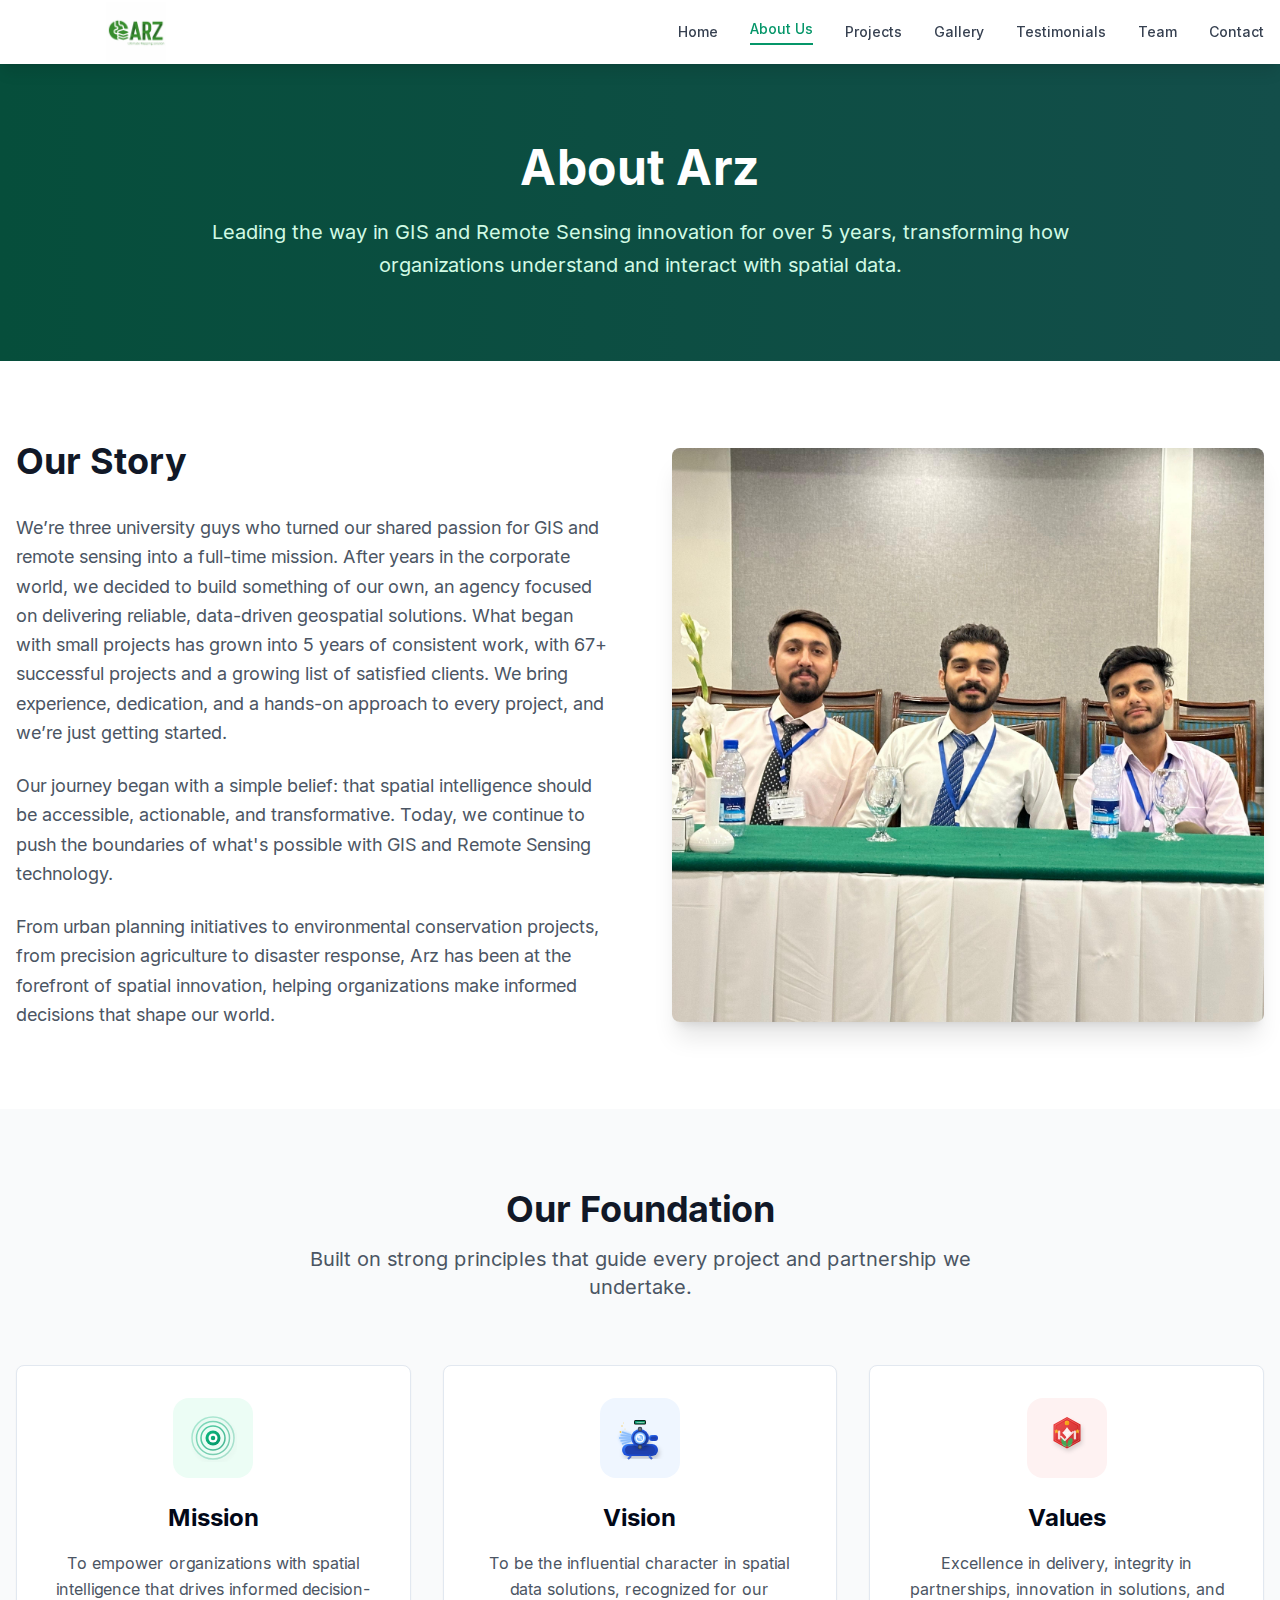
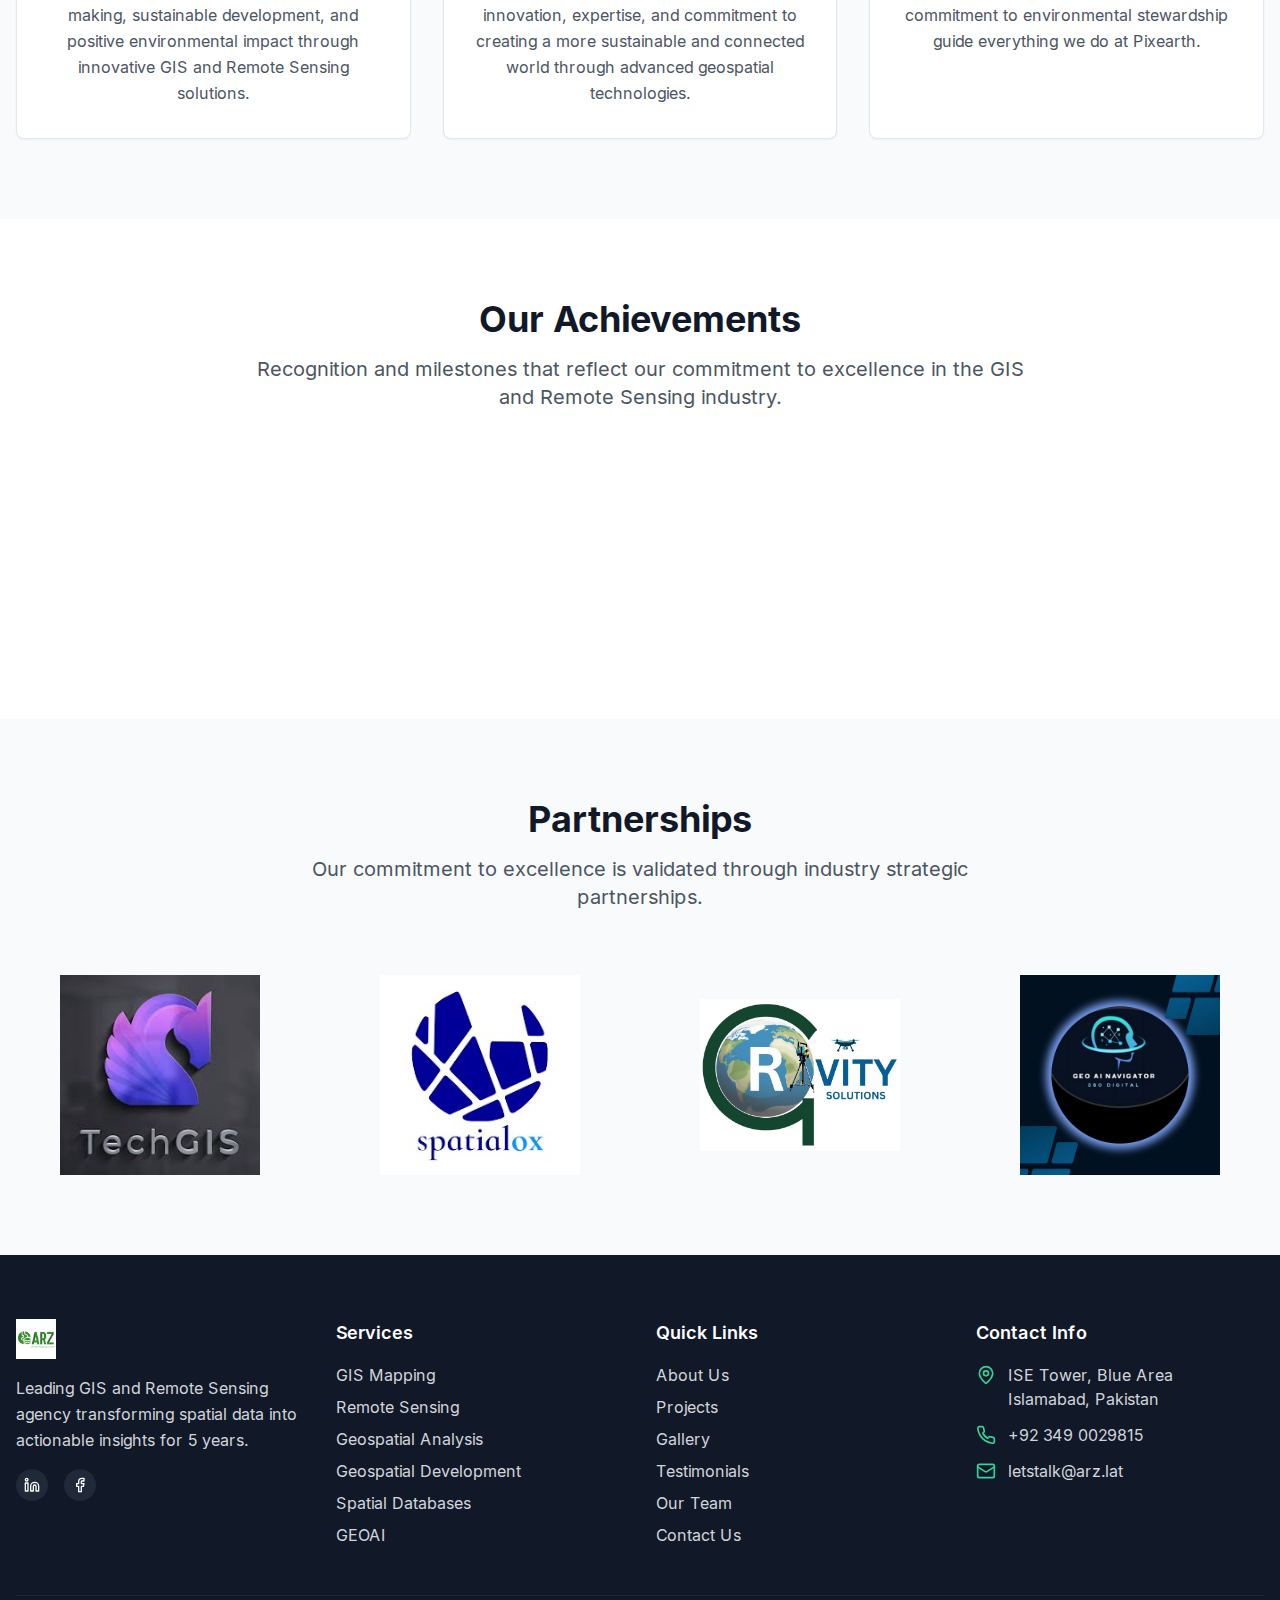
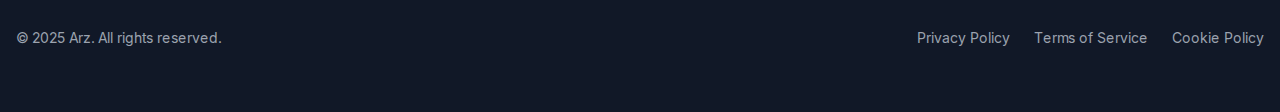
<file: about.html>
<!DOCTYPE html><html lang="en"><head><meta charSet="utf-8"/><meta name="viewport" content="width=device-width, initial-scale=1"/><link rel="stylesheet" href="/_next/static/css/f299a5a7374d0d48.css" data-precedence="next"/><link rel="preload" as="script" fetchPriority="low" href="/_next/static/chunks/webpack-66e446390485b17a.js"/><script src="/_next/static/chunks/4bd1b696-98fbf86a5d33fc8e.js" async=""></script><script src="/_next/static/chunks/684-7db9cc1a895c1b97.js" async=""></script><script src="/_next/static/chunks/main-app-2341ff1abfc82e60.js" async=""></script><script src="/_next/static/chunks/63-c13178bb6f1aded7.js" async=""></script><script src="/_next/static/chunks/598-65a85430528df68f.js" async=""></script><script src="/_next/static/chunks/874-5e062d0d0b7bf03c.js" async=""></script><script src="/_next/static/chunks/app/layout-0ab22feefce9ebf9.js" async=""></script><script src="/_next/static/chunks/app/about/page-21d479dd6da5c578.js" async=""></script><script src="/_next/static/chunks/app/page-b3955dddd4879f8a.js" async=""></script><title>Arz (The Ultimate Mapping Solution)</title><meta name="description" content="Leading GIS and Remote Sensing agency transforming spatial data into actionable insights. Expert solutions for mapping, analysis, and geospatial intelligence."/><meta name="generator" content="v0.dev"/><meta name="keywords" content="GIS, Remote Sensing, Spatial Analysis, Mapping, Geospatial, Satellite Imagery, Geographic Information Systems, Arz, spatial analysis, mapping, geospatial, satellite imagery, geographic information systems"/><link rel="shortcut icon" href="/arz.png"/><link rel="icon" href="/arz.png"/><link rel="apple-touch-icon" href="/arz.png"/><script src="/_next/static/chunks/polyfills-42372ed130431b0a.js" noModule=""></script></head><body class="__className_e8ce0c"><nav class="bg-white shadow-lg sticky top-0 z-50"><div class="container mx-auto px-4"><div class="flex justify-between items-center h-16"><a class="flex items-center space-x-2" href="/"><div class="w-60 h-60 rounded-lg flex items-center justify-center"><img alt="Company Logo" loading="lazy" width="60" height="60" decoding="async" data-nimg="1" class="object-contain" style="color:transparent" src="/arz.png"/></div></a><div class="hidden lg:flex items-center space-x-8"><a class="text-sm font-medium transition-all duration-300 hover:text-emerald-600 hover:-translate-y-0.5 text-gray-700" href="/">Home</a><a class="text-sm font-medium transition-all duration-300 hover:text-emerald-600 hover:-translate-y-0.5 text-emerald-600 border-b-2 border-emerald-600 pb-1" href="/about">About Us</a><a class="text-sm font-medium transition-all duration-300 hover:text-emerald-600 hover:-translate-y-0.5 text-gray-700" href="/projects">Projects</a><a class="text-sm font-medium transition-all duration-300 hover:text-emerald-600 hover:-translate-y-0.5 text-gray-700" href="/gallery">Gallery</a><a class="text-sm font-medium transition-all duration-300 hover:text-emerald-600 hover:-translate-y-0.5 text-gray-700" href="/testimonials">Testimonials</a><a class="text-sm font-medium transition-all duration-300 hover:text-emerald-600 hover:-translate-y-0.5 text-gray-700" href="/team">Team</a><a class="text-sm font-medium transition-all duration-300 hover:text-emerald-600 hover:-translate-y-0.5 text-gray-700" href="/contact">Contact</a></div><div class="lg:hidden"><button class="text-gray-700 hover:text-emerald-600 transition-all duration-300 hover:scale-110"><svg xmlns="http://www.w3.org/2000/svg" width="24" height="24" viewBox="0 0 24 24" fill="none" stroke="currentColor" stroke-width="2" stroke-linecap="round" stroke-linejoin="round" class="lucide lucide-menu h-6 w-6"><line x1="4" x2="20" y1="12" y2="12"></line><line x1="4" x2="20" y1="6" y2="6"></line><line x1="4" x2="20" y1="18" y2="18"></line></svg></button></div></div></div></nav><main><div class="flex flex-col min-h-screen"><section class="bg-gradient-to-r from-emerald-900 to-teal-900 text-white py-20"><div class="container mx-auto px-4"><div class="transition-all ease-out duration-1000 opacity-0 "><div class="max-w-4xl mx-auto text-center"><h1 class="text-5xl font-bold mb-6">About Arz</h1><p class="text-xl text-emerald-100 leading-relaxed">Leading the way in GIS and Remote Sensing innovation for over 5 years, transforming how organizations understand and interact with spatial data.</p></div></div></div></section><section class="py-20"><div class="container mx-auto px-4"><div class="grid lg:grid-cols-2 gap-16 items-center"><div class="transition-all ease-out duration-600 opacity-0 -translate-x-8 "><div><h2 class="text-4xl font-bold text-gray-900 mb-8">Our Story</h2><div class="space-y-6 text-gray-600 text-lg leading-relaxed"><p>We’re three university guys who turned our shared passion for GIS and remote sensing into a full-time mission. After years in the corporate world, we decided to build something of our own, an agency focused on delivering reliable, data-driven geospatial solutions. What began with small projects has grown into 5 years of consistent work, with 67+ successful projects and a growing list of satisfied clients. We bring experience, dedication, and a hands-on approach to every project, and we’re just getting started.</p><p>Our journey began with a simple belief: that spatial intelligence should be accessible, actionable, and transformative. Today, we continue to push the boundaries of what&#x27;s possible with GIS and Remote Sensing technology.</p><p>From urban planning initiatives to environmental conservation projects, from precision agriculture to disaster response, Arz has been at the forefront of spatial innovation, helping organizations make informed decisions that shape our world.</p></div></div></div><div class="transition-all ease-out duration-600 opacity-0 translate-x-8 "><div class="relative"><img alt="Pixearth Office and Team" loading="lazy" width="600" height="500" decoding="async" data-nimg="1" class="rounded-lg shadow-xl transform hover:scale-105 transition-transform duration-500" style="color:transparent" src="/us.jpeg?height=500&amp;width=600"/></div></div></div></div></section><section class="py-20 bg-gray-50"><div class="container mx-auto px-4"><div class="text-center mb-16"><h2 class="text-4xl font-bold text-gray-900 mb-4">Our Foundation</h2><p class="text-xl text-gray-600 max-w-3xl mx-auto">Built on strong principles that guide every project and partnership we undertake.</p></div><div class="grid md:grid-cols-3 gap-8"><div class="rounded-lg border bg-card text-card-foreground shadow-sm text-center hover:shadow-xl hover:-translate-y-2 transition-all duration-300"><div class="p-8"><div class="w-20 h-20 bg-emerald-50 rounded-2xl flex items-center justify-center mx-auto mb-6 hover:bg-emerald-100 hover:scale-110 transition-all duration-300"><svg width="48" height="48" viewBox="0 0 64 64" fill="none" xmlns="http://www.w3.org/2000/svg" class="text-emerald-600"><defs><linearGradient id="target-gradient" x1="0%" y1="0%" x2="100%" y2="100%"><stop offset="0%" stop-color="#10b981"></stop><stop offset="100%" stop-color="#059669"></stop></linearGradient><filter id="target-shadow" x="-20%" y="-20%" width="140%" height="140%"><feDropShadow dx="2" dy="4" stdDeviation="3" flood-color="#000000" flood-opacity="0.2"></feDropShadow></filter></defs><circle cx="32" cy="32" r="28" stroke="url(#target-gradient)" stroke-width="2" fill="none" opacity="0.3" filter="url(#target-shadow)"></circle><circle cx="32" cy="32" r="22" stroke="url(#target-gradient)" stroke-width="2" fill="none" opacity="0.5"></circle><circle cx="32" cy="32" r="16" stroke="url(#target-gradient)" stroke-width="2" fill="none" opacity="0.7"></circle><circle cx="32" cy="32" r="10" fill="url(#target-gradient)"></circle><circle cx="32" cy="32" r="6" fill="#ffffff"></circle><circle cx="32" cy="32" r="3" fill="url(#target-gradient)"></circle><line x1="32" y1="4" x2="32" y2="16" stroke="url(#target-gradient)" stroke-width="2"></line><line x1="32" y1="48" x2="32" y2="60" stroke="url(#target-gradient)" stroke-width="2"></line><line x1="4" y1="32" x2="16" y2="32" stroke="url(#target-gradient)" stroke-width="2"></line><line x1="48" y1="32" x2="60" y2="32" stroke="url(#target-gradient)" stroke-width="2"></line></svg></div><h3 class="text-2xl font-bold mb-4">Mission</h3><p class="text-gray-600 leading-relaxed">To empower organizations with spatial intelligence that drives informed decision-making, sustainable development, and positive environmental impact through innovative GIS and Remote Sensing solutions.</p></div></div><div class="rounded-lg border bg-card text-card-foreground shadow-sm text-center hover:shadow-xl hover:-translate-y-2 transition-all duration-300"><div class="p-8"><div class="w-20 h-20 bg-blue-50 rounded-2xl flex items-center justify-center mx-auto mb-6 hover:bg-blue-100 hover:scale-110 transition-all duration-300"><svg width="48" height="48" viewBox="0 0 64 64" fill="none" xmlns="http://www.w3.org/2000/svg" class="text-blue-600"><defs><linearGradient id="vision-gradient" x1="0%" y1="0%" x2="100%" y2="100%"><stop offset="0%" stop-color="#3b82f6"></stop><stop offset="50%" stop-color="#1d4ed8"></stop><stop offset="100%" stop-color="#1e40af"></stop></linearGradient><radialGradient id="lens-gradient" cx="50%" cy="50%" r="50%"><stop offset="0%" stop-color="#dbeafe"></stop><stop offset="70%" stop-color="#93c5fd"></stop><stop offset="100%" stop-color="#60a5fa"></stop></radialGradient><filter id="vision-shadow" x="-20%" y="-20%" width="140%" height="140%"><feDropShadow dx="2" dy="4" stdDeviation="3" flood-color="#000000" flood-opacity="0.2"></feDropShadow></filter><filter id="glow" x="-50%" y="-50%" width="200%" height="200%"><feGaussianBlur stdDeviation="2" result="coloredBlur"></feGaussianBlur><feMerge><feMergeNode in="coloredBlur"></feMergeNode><feMergeNode in="SourceGraphic"></feMergeNode></feMerge></filter></defs><rect x="8" y="40" width="48" height="16" rx="8" fill="url(#vision-gradient)" filter="url(#vision-shadow)"></rect><rect x="12" y="42" width="40" height="12" rx="6" fill="#1e40af"></rect><rect x="20" y="20" width="24" height="24" rx="12" fill="url(#vision-gradient)" filter="url(#vision-shadow)"></rect><rect x="22" y="22" width="20" height="20" rx="10" fill="#1e40af"></rect><circle cx="32" cy="32" r="8" fill="url(#lens-gradient)" filter="url(#vision-shadow)"></circle><circle cx="32" cy="32" r="6" fill="#ffffff" opacity="0.9"></circle><circle cx="32" cy="32" r="4" fill="url(#lens-gradient)"></circle><circle cx="30" cy="30" r="2" fill="#ffffff" opacity="0.8"></circle><circle cx="34" cy="34" r="1" fill="#ffffff" opacity="0.6"></circle><rect x="44" y="28" width="12" height="8" rx="4" fill="url(#vision-gradient)"></rect><rect x="46" y="30" width="8" height="4" rx="2" fill="#1e40af"></rect><g stroke="#60a5fa" stroke-width="2" opacity="0.7" filter="url(#glow)"><line x1="4" y1="32" x2="20" y2="32"></line><line x1="6" y1="28" x2="20" y2="30"></line><line x1="6" y1="36" x2="20" y2="34"></line><line x1="8" y1="24" x2="20" y2="28"></line><line x1="8" y1="40" x2="20" y2="36"></line></g><circle cx="32" cy="20" r="3" fill="#374151"></circle><circle cx="32" cy="20" r="2" fill="#6b7280"></circle><circle cx="32" cy="44" r="3" fill="#374151"></circle><circle cx="32" cy="44" r="2" fill="#6b7280"></circle><g stroke="url(#vision-gradient)" stroke-width="3" opacity="0.8"><line x1="20" y1="56" x2="16" y2="60"></line><line x1="32" y1="56" x2="32" y2="60"></line><line x1="44" y1="56" x2="48" y2="60"></line></g><g fill="#fbbf24" opacity="0.8"><circle cx="8" cy="16" r="1"><animate attributeName="opacity" values="0.4;1;0.4" dur="2s" repeatCount="indefinite"></animate></circle><circle cx="12" cy="20" r="0.8"><animate attributeName="opacity" values="0.4;1;0.4" dur="2.5s" repeatCount="indefinite" begin="0.5s"></animate></circle><circle cx="6" cy="24" r="1.2"><animate attributeName="opacity" values="0.4;1;0.4" dur="3s" repeatCount="indefinite" begin="1s"></animate></circle><circle cx="10" cy="12" r="0.6"><animate attributeName="opacity" values="0.4;1;0.4" dur="1.8s" repeatCount="indefinite" begin="1.5s"></animate></circle></g><rect x="24" y="8" width="16" height="6" rx="2" fill="#000000"></rect><rect x="25" y="9" width="14" height="4" rx="1" fill="#10b981" opacity="0.8"></rect><text x="32" y="12" text-anchor="middle" font-size="3" fill="#ffffff" font-family="monospace">VISION</text></svg></div><h3 class="text-2xl font-bold mb-4">Vision</h3><p class="text-gray-600 leading-relaxed">To be the influential character in spatial data solutions, recognized for our innovation, expertise, and commitment to creating a more sustainable and connected world through advanced geospatial technologies.</p></div></div><div class="rounded-lg border bg-card text-card-foreground shadow-sm text-center hover:shadow-xl hover:-translate-y-2 transition-all duration-300"><div class="p-8"><div class="w-20 h-20 bg-red-50 rounded-2xl flex items-center justify-center mx-auto mb-6 hover:bg-red-100 hover:scale-110 transition-all duration-300"><svg width="48" height="48" viewBox="0 0 64 64" fill="none" xmlns="http://www.w3.org/2000/svg" class="text-red-600"><defs><linearGradient id="modern-values-gradient" x1="0%" y1="0%" x2="100%" y2="100%"><stop offset="0%" stop-color="#ef4444"></stop><stop offset="50%" stop-color="#dc2626"></stop><stop offset="100%" stop-color="#b91c1c"></stop></linearGradient><linearGradient id="accent-gradient" x1="0%" y1="0%" x2="100%" y2="100%"><stop offset="0%" stop-color="#fbbf24"></stop><stop offset="100%" stop-color="#f59e0b"></stop></linearGradient><filter id="modern-shadow" x="-20%" y="-20%" width="140%" height="140%"><feDropShadow dx="2" dy="4" stdDeviation="3" flood-color="#000000" flood-opacity="0.15"></feDropShadow></filter><filter id="inner-glow" x="-50%" y="-50%" width="200%" height="200%"><feGaussianBlur stdDeviation="1" result="coloredBlur"></feGaussianBlur><feMerge><feMergeNode in="coloredBlur"></feMergeNode><feMergeNode in="SourceGraphic"></feMergeNode></feMerge></filter></defs><polygon points="32,4 50,14 50,36 32,46 14,36 14,14" fill="url(#modern-values-gradient)" filter="url(#modern-shadow)"></polygon><polygon points="32,8 46,16 46,34 32,42 18,34 18,16" fill="#ffffff" opacity="0.1"></polygon><polygon points="32,18 38,25 32,32 26,25" fill="#ffffff" opacity="0.9"></polygon><circle cx="32" cy="12" r="3" fill="url(#accent-gradient)" filter="url(#inner-glow)"><animate attributeName="opacity" values="0.7;1;0.7" dur="2s" repeatCount="indefinite"></animate></circle><rect x="20" y="22" width="3" height="12" fill="#ffffff" opacity="0.8" rx="1.5"></rect><rect x="41" y="22" width="3" height="12" fill="#ffffff" opacity="0.8" rx="1.5"></rect><g fill="#22c55e" opacity="0.8"><ellipse cx="28" cy="38" rx="3" ry="6" transform="rotate(-20 28 38)"></ellipse><ellipse cx="36" cy="38" rx="3" ry="6" transform="rotate(20 36 38)"></ellipse></g><g stroke="#ffffff" stroke-width="1.5" opacity="0.6"><line x1="26" y1="25" x2="32" y2="25"></line><line x1="32" y1="25" x2="38" y2="25"></line><line x1="32" y1="18" x2="32" y2="32"></line></g><g fill="#fbbf24" opacity="0.9"><polygon points="18,20 19,22 21,22 19.5,23.5 20,26 18,24.5 16,26 16.5,23.5 15,22 17,22"></polygon><polygon points="46,20 47,22 49,22 47.5,23.5 48,26 46,24.5 44,26 44.5,23.5 43,22 45,22"></polygon></g><g stroke="#ffffff" stroke-width="1" fill="none" opacity="0.3"><polygon points="32,6 48,15 48,35 32,44 16,35 16,15"></polygon></g><g stroke="#ffffff" stroke-width="2" opacity="0.8" filter="url(#inner-glow)"><path d="M24 30 L29 35 L40 24" fill="none" stroke-linecap="round" stroke-linejoin="round"></path></g></svg></div><h3 class="text-2xl font-bold mb-4">Values</h3><p class="text-gray-600 leading-relaxed">Excellence in delivery, integrity in partnerships, innovation in solutions, and commitment to environmental stewardship guide everything we do at Pixearth.</p></div></div></div></div></section><section class="py-20"><div class="container mx-auto px-4"><div class="text-center mb-16"><h2 class="text-4xl font-bold text-gray-900 mb-4">Our Achievements</h2><p class="text-xl text-gray-600 max-w-3xl mx-auto">Recognition and milestones that reflect our commitment to excellence in the GIS and Remote Sensing industry.</p></div><div class="grid md:grid-cols-2 lg:grid-cols-4 gap-8"><div class="transition-all duration-600 ease-out opacity-0 translate-y-4" style="transition-delay:0s"><div class="text-center"><div class="w-20 h-20 bg-emerald-50 rounded-2xl flex items-center justify-center mx-auto mb-4 hover:scale-110 hover:bg-emerald-100 transition-all duration-300"><svg width="40" height="40" viewBox="0 0 64 64" fill="none" xmlns="http://www.w3.org/2000/svg" class="text-emerald-600"><defs><linearGradient id="award-gradient" x1="0%" y1="0%" x2="100%" y2="100%"><stop offset="0%" stop-color="#f59e0b"></stop><stop offset="100%" stop-color="#d97706"></stop></linearGradient><radialGradient id="medal-gradient" cx="50%" cy="30%" r="70%"><stop offset="0%" stop-color="#fbbf24"></stop><stop offset="100%" stop-color="#f59e0b"></stop></radialGradient><filter id="award-shadow" x="-20%" y="-20%" width="140%" height="140%"><feDropShadow dx="2" dy="4" stdDeviation="3" flood-color="#000000" flood-opacity="0.3"></feDropShadow></filter></defs><path d="M20 8 L32 20 L44 8 L44 32 L38 28 L32 32 L26 28 L20 32 Z" fill="#ef4444" filter="url(#award-shadow)"></path><path d="M22 10 L32 18 L42 10 L42 28 L36 25 L32 28 L28 25 L22 28 Z" fill="#dc2626"></path><circle cx="32" cy="40" r="16" fill="url(#medal-gradient)" filter="url(#award-shadow)"></circle><circle cx="32" cy="40" r="12" fill="url(#award-gradient)"></circle><circle cx="32" cy="40" r="8" fill="#fbbf24"></circle><polygon points="32,34 34,38 38,38 35,41 36,45 32,43 28,45 29,41 26,38 30,38" fill="#ffffff"></polygon><circle cx="24" cy="32" r="2" fill="#fbbf24" opacity="0.8"></circle><circle cx="40" cy="32" r="2" fill="#fbbf24" opacity="0.8"></circle><circle cx="20" cy="48" r="2" fill="#fbbf24" opacity="0.6"></circle><circle cx="44" cy="48" r="2" fill="#fbbf24" opacity="0.6"></circle></svg></div><div class="text-3xl font-bold text-emerald-600 mb-2"><div class="">0<!-- -->+</div></div><div class="text-gray-600">Projects Completed</div></div></div><div class="transition-all duration-600 ease-out opacity-0 translate-y-4" style="transition-delay:0s"><div class="text-center"><div class="w-20 h-20 bg-emerald-50 rounded-2xl flex items-center justify-center mx-auto mb-4 hover:scale-110 hover:bg-emerald-100 transition-all duration-300"><svg width="20" height="20" viewBox="0 0 64 64" fill="none" xmlns="http://www.w3.org/2000/svg" class="text-emerald-600"><defs><linearGradient id="team-gradient" x1="0%" y1="0%" x2="100%" y2="100%"><stop offset="0%" stop-color="#10b981"></stop><stop offset="100%" stop-color="#059669"></stop></linearGradient><filter id="team-shadow" x="-20%" y="-20%" width="140%" height="140%"><feDropShadow dx="2" dy="4" stdDeviation="3" flood-color="#000000" flood-opacity="0.2"></feDropShadow></filter></defs><circle cx="20" cy="20" r="8" fill="url(#team-gradient)" filter="url(#team-shadow)"></circle><circle cx="20" cy="18" r="3" fill="#ffffff"></circle><path d="M14 32 Q20 28 26 32 L26 40 Q20 44 14 40 Z" fill="url(#team-gradient)"></path><circle cx="44" cy="20" r="8" fill="#3b82f6" filter="url(#team-shadow)"></circle><circle cx="44" cy="18" r="3" fill="#ffffff"></circle><path d="M38 32 Q44 28 50 32 L50 40 Q44 44 38 40 Z" fill="#3b82f6"></path><circle cx="32" cy="35" r="10" fill="#f59e0b" filter="url(#team-shadow)"></circle><circle cx="32" cy="32" r="4" fill="#ffffff"></circle><path d="M20 50 Q32 44 44 50 L44 60 Q32 64 20 60 Z" fill="#f59e0b"></path><g stroke="#10b981" stroke-width="2" opacity="0.4"><line x1="26" y1="26" x2="32" y2="30"></line><line x1="38" y1="26" x2="32" y2="30"></line></g><circle cx="32" cy="8" r="3" fill="#ef4444" opacity="0.8"></circle><polygon points="32,6 33,8 35,8 33.5,9.5 34,12 32,10.5 30,12 30.5,9.5 29,8 31,8" fill="#ffffff"></polygon></svg></div><div class="text-3xl font-bold text-emerald-600 mb-2"><div class="">0<!-- -->+</div></div><div class="text-gray-600">Satisfied Clients</div></div></div><div class="transition-all duration-600 ease-out opacity-0 translate-y-4" style="transition-delay:0s"><div class="text-center"><div class="w-20 h-20 bg-emerald-50 rounded-2xl flex items-center justify-center mx-auto mb-4 hover:scale-110 hover:bg-emerald-100 transition-all duration-300"><svg width="40" height="40" viewBox="0 0 64 64" fill="none" xmlns="http://www.w3.org/2000/svg" class="text-emerald-600"><defs><linearGradient id="globe-gradient" x1="0%" y1="0%" x2="100%" y2="100%"><stop offset="0%" stop-color="#3b82f6"></stop><stop offset="50%" stop-color="#1d4ed8"></stop><stop offset="100%" stop-color="#1e40af"></stop></linearGradient><linearGradient id="web-gradient" x1="0%" y1="0%" x2="100%" y2="100%"><stop offset="0%" stop-color="#10b981"></stop><stop offset="100%" stop-color="#059669"></stop></linearGradient><filter id="web-shadow" x="-20%" y="-20%" width="140%" height="140%"><feDropShadow dx="2" dy="4" stdDeviation="3" flood-color="#000000" flood-opacity="0.2"></feDropShadow></filter></defs><circle cx="32" cy="32" r="20" fill="url(#globe-gradient)" filter="url(#web-shadow)"></circle><path d="M20 25 Q25 20 30 25 Q35 30 40 25 Q42 28 44 30" stroke="#1e40af" stroke-width="3" fill="none" opacity="0.8"></path><path d="M18 35 Q23 32 28 35 Q33 38 38 35 Q43 32 46 35" stroke="#1e40af" stroke-width="3" fill="none" opacity="0.8"></path><ellipse cx="25" cy="40" rx="4" ry="2" fill="#1e40af" opacity="0.8"></ellipse><ellipse cx="40" cy="20" rx="3" ry="2" fill="#1e40af" opacity="0.8"></ellipse><ellipse cx="32" cy="32" rx="20" ry="10" stroke="#60a5fa" stroke-width="1" fill="none" opacity="0.5"></ellipse><ellipse cx="32" cy="32" rx="20" ry="5" stroke="#60a5fa" stroke-width="1" fill="none" opacity="0.5"></ellipse><ellipse cx="32" cy="32" rx="10" ry="20" stroke="#60a5fa" stroke-width="1" fill="none" opacity="0.5"></ellipse><ellipse cx="32" cy="32" rx="5" ry="20" stroke="#60a5fa" stroke-width="1" fill="none" opacity="0.5"></ellipse><circle cx="20" cy="20" r="3" fill="url(#web-gradient)"></circle><circle cx="44" cy="20" r="3" fill="url(#web-gradient)"></circle><circle cx="20" cy="44" r="3" fill="url(#web-gradient)"></circle><circle cx="44" cy="44" r="3" fill="url(#web-gradient)"></circle><circle cx="32" cy="12" r="3" fill="url(#web-gradient)"></circle><circle cx="32" cy="52" r="3" fill="url(#web-gradient)"></circle><g stroke="#10b981" stroke-width="2" opacity="0.6"><line x1="20" y1="20" x2="32" y2="32"></line><line x1="44" y1="20" x2="32" y2="32"></line><line x1="20" y1="44" x2="32" y2="32"></line><line x1="44" y1="44" x2="32" y2="32"></line><line x1="32" y1="12" x2="32" y2="32"></line><line x1="32" y1="52" x2="32" y2="32"></line></g><circle cx="32" cy="32" r="4" fill="#ffffff"></circle><circle cx="32" cy="32" r="2" fill="url(#web-gradient)"></circle></svg></div><div class="text-3xl font-bold text-emerald-600 mb-2"><div class="">0<!-- -->+</div></div><div class="text-gray-600">Countries Served</div></div></div><div class="transition-all duration-600 ease-out opacity-0 translate-y-4" style="transition-delay:0s"><div class="text-center"><div class="w-20 h-20 bg-emerald-50 rounded-2xl flex items-center justify-center mx-auto mb-4 hover:scale-110 hover:bg-emerald-100 transition-all duration-300"><svg width="40" height="40" viewBox="0 0 64 64" fill="none" xmlns="http://www.w3.org/2000/svg" class="text-emerald-600"><defs><linearGradient id="award-gradient" x1="0%" y1="0%" x2="100%" y2="100%"><stop offset="0%" stop-color="#f59e0b"></stop><stop offset="100%" stop-color="#d97706"></stop></linearGradient><radialGradient id="medal-gradient" cx="50%" cy="30%" r="70%"><stop offset="0%" stop-color="#fbbf24"></stop><stop offset="100%" stop-color="#f59e0b"></stop></radialGradient><filter id="award-shadow" x="-20%" y="-20%" width="140%" height="140%"><feDropShadow dx="2" dy="4" stdDeviation="3" flood-color="#000000" flood-opacity="0.3"></feDropShadow></filter></defs><path d="M20 8 L32 20 L44 8 L44 32 L38 28 L32 32 L26 28 L20 32 Z" fill="#ef4444" filter="url(#award-shadow)"></path><path d="M22 10 L32 18 L42 10 L42 28 L36 25 L32 28 L28 25 L22 28 Z" fill="#dc2626"></path><circle cx="32" cy="40" r="16" fill="url(#medal-gradient)" filter="url(#award-shadow)"></circle><circle cx="32" cy="40" r="12" fill="url(#award-gradient)"></circle><circle cx="32" cy="40" r="8" fill="#fbbf24"></circle><polygon points="32,34 34,38 38,38 35,41 36,45 32,43 28,45 29,41 26,38 30,38" fill="#ffffff"></polygon><circle cx="24" cy="32" r="2" fill="#fbbf24" opacity="0.8"></circle><circle cx="40" cy="32" r="2" fill="#fbbf24" opacity="0.8"></circle><circle cx="20" cy="48" r="2" fill="#fbbf24" opacity="0.6"></circle><circle cx="44" cy="48" r="2" fill="#fbbf24" opacity="0.6"></circle></svg></div><div class="text-3xl font-bold text-emerald-600 mb-2"><div class="">0<!-- -->+</div></div><div class="text-gray-600">Years Experience</div></div></div></div></div></section><section class="py-20 bg-gray-50"><div class="container mx-auto px-4"><div class="text-center mb-16"><h2 class="text-4xl font-bold text-gray-900 mb-4">Partnerships</h2><p class="text-xl text-gray-600 max-w-3xl mx-auto">Our commitment to excellence is validated through industry strategic partnerships.</p></div><div class="grid grid-cols-2 md:grid-cols-4 gap-8 items-center justify-items-center"><img alt="ESRI Partner" loading="lazy" width="200" height="100" decoding="async" data-nimg="1" class=" hover:grayscale-0 transition-all duration-300" style="color:transparent" src="/techgis.jpeg?height=100&amp;width=200"/><img alt="ISO Certification" loading="lazy" width="200" height="100" decoding="async" data-nimg="1" class="hover:grayscale-0 transition-all duration-300" style="color:transparent" src="/spatialox.jpeg?height=100&amp;width=200"/><img alt="Google Earth Engine Partner" loading="lazy" width="200" height="100" decoding="async" data-nimg="1" class="hover:grayscale-0 transition-all duration-300" style="color:transparent" src="/gravity.jpeg?height=100&amp;width=200"/><img alt="Microsoft Partner" loading="lazy" width="200" height="100" decoding="async" data-nimg="1" class="hover:grayscale-0 transition-all duration-300" style="color:transparent" src="/ainav.jpeg?height=100&amp;width=200"/></div></div></section></div></main><footer class="bg-gray-900 text-white"><div class="container mx-auto px-4 py-16"><div class="grid md:grid-cols-2 lg:grid-cols-4 gap-8"><div class="space-y-4"><div class="flex items-center space-x-2"><div class="w-10 h-10 rounded-lg flex items-center justify-center"><img alt="Company Logo" loading="lazy" width="80" height="80" decoding="async" data-nimg="1" class="object-contain" style="color:transparent" src="/arz.png"/></div></div><p class="text-gray-300 leading-relaxed">Leading GIS and Remote Sensing agency transforming spatial data into actionable insights for 5 years.</p><div class="flex space-x-4"><div class="w-8 h-8 bg-gray-800 rounded-full flex items-center justify-center hover:bg-emerald-600 hover:scale-110 transition-all duration-300 cursor-pointer"><svg xmlns="http://www.w3.org/2000/svg" width="24" height="24" viewBox="0 0 24 24" fill="none" stroke="currentColor" stroke-width="2" stroke-linecap="round" stroke-linejoin="round" class="lucide lucide-linkedin h-4 w-4"><path d="M16 8a6 6 0 0 1 6 6v7h-4v-7a2 2 0 0 0-2-2 2 2 0 0 0-2 2v7h-4v-7a6 6 0 0 1 6-6z"></path><rect width="4" height="12" x="2" y="9"></rect><circle cx="4" cy="4" r="2"></circle></svg></div><div class="w-8 h-8 bg-gray-800 rounded-full flex items-center justify-center hover:bg-emerald-600 hover:scale-110 transition-all duration-300 cursor-pointer"><svg xmlns="http://www.w3.org/2000/svg" width="24" height="24" viewBox="0 0 24 24" fill="none" stroke="currentColor" stroke-width="2" stroke-linecap="round" stroke-linejoin="round" class="lucide lucide-facebook h-4 w-4"><path d="M18 2h-3a5 5 0 0 0-5 5v3H7v4h3v8h4v-8h3l1-4h-4V7a1 1 0 0 1 1-1h3z"></path></svg></div></div></div><div><h3 class="text-lg font-semibold mb-4">Services</h3><ul class="space-y-2 text-gray-300"><li><a class="hover:text-emerald-400 hover:translate-x-1 transition-all duration-300 inline-block" href="#">GIS Mapping</a></li><li><a class="hover:text-emerald-400 hover:translate-x-1 transition-all duration-300 inline-block" href="#">Remote Sensing</a></li><li><a class="hover:text-emerald-400 hover:translate-x-1 transition-all duration-300 inline-block" href="#">Geospatial Analysis</a></li><li><a class="hover:text-emerald-400 hover:translate-x-1 transition-all duration-300 inline-block" href="#">Geospatial Development</a></li><li><a class="hover:text-emerald-400 hover:translate-x-1 transition-all duration-300 inline-block" href="#">Spatial Databases</a></li><li><a class="hover:text-emerald-400 hover:translate-x-1 transition-all duration-300 inline-block" href="#">GEOAI</a></li></ul></div><div><h3 class="text-lg font-semibold mb-4">Quick Links</h3><ul class="space-y-2 text-gray-300"><li><a class="hover:text-emerald-400 hover:translate-x-1 transition-all duration-300 inline-block" href="/about">About Us</a></li><li><a class="hover:text-emerald-400 hover:translate-x-1 transition-all duration-300 inline-block" href="/projects">Projects</a></li><li><a class="hover:text-emerald-400 hover:translate-x-1 transition-all duration-300 inline-block" href="/gallery">Gallery</a></li><li><a class="hover:text-emerald-400 hover:translate-x-1 transition-all duration-300 inline-block" href="/testimonials">Testimonials</a></li><li><a class="hover:text-emerald-400 hover:translate-x-1 transition-all duration-300 inline-block" href="/team">Our Team</a></li><li><a class="hover:text-emerald-400 hover:translate-x-1 transition-all duration-300 inline-block" href="/contact">Contact Us</a></li></ul></div><div><h3 class="text-lg font-semibold mb-4">Contact Info</h3><div class="space-y-3 text-gray-300"><div class="flex items-start gap-3"><svg xmlns="http://www.w3.org/2000/svg" width="24" height="24" viewBox="0 0 24 24" fill="none" stroke="currentColor" stroke-width="2" stroke-linecap="round" stroke-linejoin="round" class="lucide lucide-map-pin h-5 w-5 text-emerald-400 flex-shrink-0 mt-0.5"><path d="M20 10c0 4.993-5.539 10.193-7.399 11.799a1 1 0 0 1-1.202 0C9.539 20.193 4 14.993 4 10a8 8 0 0 1 16 0"></path><circle cx="12" cy="10" r="3"></circle></svg><div><p>ISE Tower, Blue Area</p><p>Islamabad, Pakistan</p></div></div><div class="flex items-center gap-3"><svg xmlns="http://www.w3.org/2000/svg" width="24" height="24" viewBox="0 0 24 24" fill="none" stroke="currentColor" stroke-width="2" stroke-linecap="round" stroke-linejoin="round" class="lucide lucide-phone h-5 w-5 text-emerald-400"><path d="M22 16.92v3a2 2 0 0 1-2.18 2 19.79 19.79 0 0 1-8.63-3.07 19.5 19.5 0 0 1-6-6 19.79 19.79 0 0 1-3.07-8.67A2 2 0 0 1 4.11 2h3a2 2 0 0 1 2 1.72 12.84 12.84 0 0 0 .7 2.81 2 2 0 0 1-.45 2.11L8.09 9.91a16 16 0 0 0 6 6l1.27-1.27a2 2 0 0 1 2.11-.45 12.84 12.84 0 0 0 2.81.7A2 2 0 0 1 22 16.92z"></path></svg><p>+92 349 0029815</p></div><div class="flex items-center gap-3"><svg xmlns="http://www.w3.org/2000/svg" width="24" height="24" viewBox="0 0 24 24" fill="none" stroke="currentColor" stroke-width="2" stroke-linecap="round" stroke-linejoin="round" class="lucide lucide-mail h-5 w-5 text-emerald-400"><rect width="20" height="16" x="2" y="4" rx="2"></rect><path d="m22 7-8.97 5.7a1.94 1.94 0 0 1-2.06 0L2 7"></path></svg><p>letstalk@arz.lat</p></div></div></div></div><div class="border-t border-gray-800 mt-12 pt-8"><div class="flex flex-col md:flex-row justify-between items-center"><p class="text-gray-400 text-sm">© <!-- -->2025<!-- --> Arz. All rights reserved.</p><div class="flex space-x-6 mt-4 md:mt-0"><a class="text-gray-400 hover:text-emerald-400 text-sm transition-colors" href="#">Privacy Policy</a><a class="text-gray-400 hover:text-emerald-400 text-sm transition-colors" href="#">Terms of Service</a><a class="text-gray-400 hover:text-emerald-400 text-sm transition-colors" href="#">Cookie Policy</a></div></div></div></div></footer><script src="/_next/static/chunks/webpack-66e446390485b17a.js" async=""></script><script>(self.__next_f=self.__next_f||[]).push([0])</script><script>self.__next_f.push([1,"1:\"$Sreact.fragment\"\n2:I[7606,[\"63\",\"static/chunks/63-c13178bb6f1aded7.js\",\"598\",\"static/chunks/598-65a85430528df68f.js\",\"874\",\"static/chunks/874-5e062d0d0b7bf03c.js\",\"177\",\"static/chunks/app/layout-0ab22feefce9ebf9.js\"],\"default\"]\n3:I[7555,[],\"\"]\n4:I[1295,[],\"\"]\n5:I[3063,[\"63\",\"static/chunks/63-c13178bb6f1aded7.js\",\"220\",\"static/chunks/app/about/page-21d479dd6da5c578.js\"],\"Image\"]\n6:I[6874,[\"63\",\"static/chunks/63-c13178bb6f1aded7.js\",\"874\",\"static/chunks/874-5e062d0d0b7bf03c.js\",\"974\",\"static/chunks/app/page-b3955dddd4879f8a.js\"],\"\"]\n7:I[3194,[\"63\",\"static/chunks/63-c13178bb6f1aded7.js\",\"220\",\"static/chunks/app/about/page-21d479dd6da5c578.js\"],\"default\"]\n8:I[2454,[\"63\",\"static/chunks/63-c13178bb6f1aded7.js\",\"220\",\"static/chunks/app/about/page-21d479dd6da5c578.js\"],\"default\"]\n9:I[6003,[\"63\",\"static/chunks/63-c13178bb6f1aded7.js\",\"220\",\"static/chunks/app/about/page-21d479dd6da5c578.js\"],\"default\"]\na:I[9665,[],\"OutletBoundary\"]\nd:I[9665,[],\"ViewportBoundary\"]\nf:I[9665,[],\"MetadataBoundary\"]\n11:I[6614,[],\"\"]\n:HL[\"/_next/static/css/f299a5a7374d0d48.css\",\"style\"]\n"])</script><script>self.__next_f.push([1,"0:{\"P\":null,\"b\":\"iIp4Xx6B1rN2MlhU4QINq\",\"p\":\"\",\"c\":[\"\",\"about\"],\"i\":false,\"f\":[[[\"\",{\"children\":[\"about\",{\"children\":[\"__PAGE__\",{}]}]},\"$undefined\",\"$undefined\",true],[\"\",[\"$\",\"$1\",\"c\",{\"children\":[[[\"$\",\"link\",\"0\",{\"rel\":\"stylesheet\",\"href\":\"/_next/static/css/f299a5a7374d0d48.css\",\"precedence\":\"next\",\"crossOrigin\":\"$undefined\",\"nonce\":\"$undefined\"}]],[\"$\",\"html\",null,{\"lang\":\"en\",\"children\":[\"$\",\"body\",null,{\"className\":\"__className_e8ce0c\",\"children\":[[\"$\",\"$L2\",null,{}],[\"$\",\"main\",null,{\"children\":[\"$\",\"$L3\",null,{\"parallelRouterKey\":\"children\",\"error\":\"$undefined\",\"errorStyles\":\"$undefined\",\"errorScripts\":\"$undefined\",\"template\":[\"$\",\"$L4\",null,{}],\"templateStyles\":\"$undefined\",\"templateScripts\":\"$undefined\",\"notFound\":[[[\"$\",\"title\",null,{\"children\":\"404: This page could not be found.\"}],[\"$\",\"div\",null,{\"style\":{\"fontFamily\":\"system-ui,\\\"Segoe UI\\\",Roboto,Helvetica,Arial,sans-serif,\\\"Apple Color Emoji\\\",\\\"Segoe UI Emoji\\\"\",\"height\":\"100vh\",\"textAlign\":\"center\",\"display\":\"flex\",\"flexDirection\":\"column\",\"alignItems\":\"center\",\"justifyContent\":\"center\"},\"children\":[\"$\",\"div\",null,{\"children\":[[\"$\",\"style\",null,{\"dangerouslySetInnerHTML\":{\"__html\":\"body{color:#000;background:#fff;margin:0}.next-error-h1{border-right:1px solid rgba(0,0,0,.3)}@media (prefers-color-scheme:dark){body{color:#fff;background:#000}.next-error-h1{border-right:1px solid rgba(255,255,255,.3)}}\"}}],[\"$\",\"h1\",null,{\"className\":\"next-error-h1\",\"style\":{\"display\":\"inline-block\",\"margin\":\"0 20px 0 0\",\"padding\":\"0 23px 0 0\",\"fontSize\":24,\"fontWeight\":500,\"verticalAlign\":\"top\",\"lineHeight\":\"49px\"},\"children\":404}],[\"$\",\"div\",null,{\"style\":{\"display\":\"inline-block\"},\"children\":[\"$\",\"h2\",null,{\"style\":{\"fontSize\":14,\"fontWeight\":400,\"lineHeight\":\"49px\",\"margin\":0},\"children\":\"This page could not be found.\"}]}]]}]}]],[]],\"forbidden\":\"$undefined\",\"unauthorized\":\"$undefined\"}]}],[\"$\",\"footer\",null,{\"className\":\"bg-gray-900 text-white\",\"children\":[\"$\",\"div\",null,{\"className\":\"container mx-auto px-4 py-16\",\"children\":[[\"$\",\"div\",null,{\"className\":\"grid md:grid-cols-2 lg:grid-cols-4 gap-8\",\"children\":[[\"$\",\"div\",null,{\"className\":\"space-y-4\",\"children\":[[\"$\",\"div\",null,{\"className\":\"flex items-center space-x-2\",\"children\":[\"$\",\"div\",null,{\"className\":\"w-10 h-10 rounded-lg flex items-center justify-center\",\"children\":[\"$\",\"$L5\",null,{\"src\":\"/arz.png\",\"alt\":\"Company Logo\",\"width\":80,\"height\":80,\"className\":\"object-contain\"}]}]}],[\"$\",\"p\",null,{\"className\":\"text-gray-300 leading-relaxed\",\"children\":\"Leading GIS and Remote Sensing agency transforming spatial data into actionable insights for 5 years.\"}],[\"$\",\"div\",null,{\"className\":\"flex space-x-4\",\"children\":[[\"$\",\"div\",null,{\"className\":\"w-8 h-8 bg-gray-800 rounded-full flex items-center justify-center hover:bg-emerald-600 hover:scale-110 transition-all duration-300 cursor-pointer\",\"children\":[\"$\",\"svg\",null,{\"ref\":\"$undefined\",\"xmlns\":\"http://www.w3.org/2000/svg\",\"width\":24,\"height\":24,\"viewBox\":\"0 0 24 24\",\"fill\":\"none\",\"stroke\":\"currentColor\",\"strokeWidth\":2,\"strokeLinecap\":\"round\",\"strokeLinejoin\":\"round\",\"className\":\"lucide lucide-linkedin h-4 w-4\",\"children\":[[\"$\",\"path\",\"c2jq9f\",{\"d\":\"M16 8a6 6 0 0 1 6 6v7h-4v-7a2 2 0 0 0-2-2 2 2 0 0 0-2 2v7h-4v-7a6 6 0 0 1 6-6z\"}],[\"$\",\"rect\",\"mk3on5\",{\"width\":\"4\",\"height\":\"12\",\"x\":\"2\",\"y\":\"9\"}],[\"$\",\"circle\",\"bt5ra8\",{\"cx\":\"4\",\"cy\":\"4\",\"r\":\"2\"}],\"$undefined\"]}]}],[\"$\",\"div\",null,{\"className\":\"w-8 h-8 bg-gray-800 rounded-full flex items-center justify-center hover:bg-emerald-600 hover:scale-110 transition-all duration-300 cursor-pointer\",\"children\":[\"$\",\"svg\",null,{\"ref\":\"$undefined\",\"xmlns\":\"http://www.w3.org/2000/svg\",\"width\":24,\"height\":24,\"viewBox\":\"0 0 24 24\",\"fill\":\"none\",\"stroke\":\"currentColor\",\"strokeWidth\":2,\"strokeLinecap\":\"round\",\"strokeLinejoin\":\"round\",\"className\":\"lucide lucide-facebook h-4 w-4\",\"children\":[[\"$\",\"path\",\"1jg4f8\",{\"d\":\"M18 2h-3a5 5 0 0 0-5 5v3H7v4h3v8h4v-8h3l1-4h-4V7a1 1 0 0 1 1-1h3z\"}],\"$undefined\"]}]}]]}]]}],[\"$\",\"div\",null,{\"children\":[[\"$\",\"h3\",null,{\"className\":\"text-lg font-semibold mb-4\",\"children\":\"Services\"}],[\"$\",\"ul\",null,{\"className\":\"space-y-2 text-gray-300\",\"children\":[[\"$\",\"li\",null,{\"children\":[\"$\",\"$L6\",null,{\"href\":\"#\",\"className\":\"hover:text-emerald-400 hover:translate-x-1 transition-all duration-300 inline-block\",\"children\":\"GIS Mapping\"}]}],[\"$\",\"li\",null,{\"children\":[\"$\",\"$L6\",null,{\"href\":\"#\",\"className\":\"hover:text-emerald-400 hover:translate-x-1 transition-all duration-300 inline-block\",\"children\":\"Remote Sensing\"}]}],[\"$\",\"li\",null,{\"children\":[\"$\",\"$L6\",null,{\"href\":\"#\",\"className\":\"hover:text-emerald-400 hover:translate-x-1 transition-all duration-300 inline-block\",\"children\":\"Geospatial Analysis\"}]}],[\"$\",\"li\",null,{\"children\":[\"$\",\"$L6\",null,{\"href\":\"#\",\"className\":\"hover:text-emerald-400 hover:translate-x-1 transition-all duration-300 inline-block\",\"children\":\"Geospatial Development\"}]}],[\"$\",\"li\",null,{\"children\":[\"$\",\"$L6\",null,{\"href\":\"#\",\"className\":\"hover:text-emerald-400 hover:translate-x-1 transition-all duration-300 inline-block\",\"children\":\"Spatial Databases\"}]}],[\"$\",\"li\",null,{\"children\":[\"$\",\"$L6\",null,{\"href\":\"#\",\"className\":\"hover:text-emerald-400 hover:translate-x-1 transition-all duration-300 inline-block\",\"children\":\"GEOAI\"}]}]]}]]}],[\"$\",\"div\",null,{\"children\":[[\"$\",\"h3\",null,{\"className\":\"text-lg font-semibold mb-4\",\"children\":\"Quick Links\"}],[\"$\",\"ul\",null,{\"className\":\"space-y-2 text-gray-300\",\"children\":[[\"$\",\"li\",null,{\"children\":[\"$\",\"$L6\",null,{\"href\":\"/about\",\"className\":\"hover:text-emerald-400 hover:translate-x-1 transition-all duration-300 inline-block\",\"children\":\"About Us\"}]}],[\"$\",\"li\",null,{\"children\":[\"$\",\"$L6\",null,{\"href\":\"/projects\",\"className\":\"hover:text-emerald-400 hover:translate-x-1 transition-all duration-300 inline-block\",\"children\":\"Projects\"}]}],[\"$\",\"li\",null,{\"children\":[\"$\",\"$L6\",null,{\"href\":\"/gallery\",\"className\":\"hover:text-emerald-400 hover:translate-x-1 transition-all duration-300 inline-block\",\"children\":\"Gallery\"}]}],[\"$\",\"li\",null,{\"children\":[\"$\",\"$L6\",null,{\"href\":\"/testimonials\",\"className\":\"hover:text-emerald-400 hover:translate-x-1 transition-all duration-300 inline-block\",\"children\":\"Testimonials\"}]}],[\"$\",\"li\",null,{\"children\":[\"$\",\"$L6\",null,{\"href\":\"/team\",\"className\":\"hover:text-emerald-400 hover:translate-x-1 transition-all duration-300 inline-block\",\"children\":\"Our Team\"}]}],[\"$\",\"li\",null,{\"children\":[\"$\",\"$L6\",null,{\"href\":\"/contact\",\"className\":\"hover:text-emerald-400 hover:translate-x-1 transition-all duration-300 inline-block\",\"children\":\"Contact Us\"}]}]]}]]}],[\"$\",\"div\",null,{\"children\":[[\"$\",\"h3\",null,{\"className\":\"text-lg font-semibold mb-4\",\"children\":\"Contact Info\"}],[\"$\",\"div\",null,{\"className\":\"space-y-3 text-gray-300\",\"children\":[[\"$\",\"div\",null,{\"className\":\"flex items-start gap-3\",\"children\":[[\"$\",\"svg\",null,{\"ref\":\"$undefined\",\"xmlns\":\"http://www.w3.org/2000/svg\",\"width\":24,\"height\":24,\"viewBox\":\"0 0 24 24\",\"fill\":\"none\",\"stroke\":\"currentColor\",\"strokeWidth\":2,\"strokeLinecap\":\"round\",\"strokeLinejoin\":\"round\",\"className\":\"lucide lucide-map-pin h-5 w-5 text-emerald-400 flex-shrink-0 mt-0.5\",\"children\":[[\"$\",\"path\",\"1r0f0z\",{\"d\":\"M20 10c0 4.993-5.539 10.193-7.399 11.799a1 1 0 0 1-1.202 0C9.539 20.193 4 14.993 4 10a8 8 0 0 1 16 0\"}],[\"$\",\"circle\",\"ilqhr7\",{\"cx\":\"12\",\"cy\":\"10\",\"r\":\"3\"}],\"$undefined\"]}],[\"$\",\"div\",null,{\"children\":[[\"$\",\"p\",null,{\"children\":\"ISE Tower, Blue Area\"}],[\"$\",\"p\",null,{\"children\":\"Islamabad, Pakistan\"}]]}]]}],[\"$\",\"div\",null,{\"className\":\"flex items-center gap-3\",\"children\":[[\"$\",\"svg\",null,{\"ref\":\"$undefined\",\"xmlns\":\"http://www.w3.org/2000/svg\",\"width\":24,\"height\":24,\"viewBox\":\"0 0 24 24\",\"fill\":\"none\",\"stroke\":\"currentColor\",\"strokeWidth\":2,\"strokeLinecap\":\"round\",\"strokeLinejoin\":\"round\",\"className\":\"lucide lucide-phone h-5 w-5 text-emerald-400\",\"children\":[[\"$\",\"path\",\"foiqr5\",{\"d\":\"M22 16.92v3a2 2 0 0 1-2.18 2 19.79 19.79 0 0 1-8.63-3.07 19.5 19.5 0 0 1-6-6 19.79 19.79 0 0 1-3.07-8.67A2 2 0 0 1 4.11 2h3a2 2 0 0 1 2 1.72 12.84 12.84 0 0 0 .7 2.81 2 2 0 0 1-.45 2.11L8.09 9.91a16 16 0 0 0 6 6l1.27-1.27a2 2 0 0 1 2.11-.45 12.84 12.84 0 0 0 2.81.7A2 2 0 0 1 22 16.92z\"}],\"$undefined\"]}],[\"$\",\"p\",null,{\"children\":\"+92 349 0029815\"}]]}],[\"$\",\"div\",null,{\"className\":\"flex items-center gap-3\",\"children\":[[\"$\",\"svg\",null,{\"ref\":\"$undefined\",\"xmlns\":\"http://www.w3.org/2000/svg\",\"width\":24,\"height\":24,\"viewBox\":\"0 0 24 24\",\"fill\":\"none\",\"stroke\":\"currentColor\",\"strokeWidth\":2,\"strokeLinecap\":\"round\",\"strokeLinejoin\":\"round\",\"className\":\"lucide lucide-mail h-5 w-5 text-emerald-400\",\"children\":[[\"$\",\"rect\",\"18n3k1\",{\"width\":\"20\",\"height\":\"16\",\"x\":\"2\",\"y\":\"4\",\"rx\":\"2\"}],[\"$\",\"path\",\"1ocrg3\",{\"d\":\"m22 7-8.97 5.7a1.94 1.94 0 0 1-2.06 0L2 7\"}],\"$undefined\"]}],[\"$\",\"p\",null,{\"children\":\"letstalk@arz.lat\"}]]}]]}]]}]]}],[\"$\",\"div\",null,{\"className\":\"border-t border-gray-800 mt-12 pt-8\",\"children\":[\"$\",\"div\",null,{\"className\":\"flex flex-col md:flex-row justify-between items-center\",\"children\":[[\"$\",\"p\",null,{\"className\":\"text-gray-400 text-sm\",\"children\":[\"© \",2025,\" Arz. All rights reserved.\"]}],[\"$\",\"div\",null,{\"className\":\"flex space-x-6 mt-4 md:mt-0\",\"children\":[[\"$\",\"$L6\",null,{\"href\":\"#\",\"className\":\"text-gray-400 hover:text-emerald-400 text-sm transition-colors\",\"children\":\"Privacy Policy\"}],[\"$\",\"$L6\",null,{\"href\":\"#\",\"className\":\"text-gray-400 hover:text-emerald-400 text-sm transition-colors\",\"children\":\"Terms of Service\"}],[\"$\",\"$L6\",null,{\"href\":\"#\",\"className\":\"text-gray-400 hover:text-emerald-400 text-sm transition-colors\",\"children\":\"Cookie Policy\"}]]}]]}]}]]}]}]]}]}]]}],{\"children\":[\"about\",[\"$\",\"$1\",\"c\",{\"children\":[null,[\"$\",\"$L3\",null,{\"parallelRouterKey\":\"children\",\"error\":\"$undefined\",\"errorStyles\":\"$undefined\",\"errorScripts\":\"$undefined\",\"template\":[\"$\",\"$L4\",null,{}],\"templateStyles\":\"$undefined\",\"templateScripts\":\"$undefined\",\"notFound\":\"$undefined\",\"forbidden\":\"$undefined\",\"unauthorized\":\"$undefined\"}]]}],{\"children\":[\"__PAGE__\",[\"$\",\"$1\",\"c\",{\"children\":[[\"$\",\"div\",null,{\"className\":\"flex flex-col min-h-screen\",\"children\":[[\"$\",\"section\",null,{\"className\":\"bg-gradient-to-r from-emerald-900 to-teal-900 text-white py-20\",\"children\":[\"$\",\"div\",null,{\"className\":\"container mx-auto px-4\",\"children\":[\"$\",\"$L7\",null,{\"animation\":\"fadeIn\",\"duration\":1,\"children\":[\"$\",\"div\",null,{\"className\":\"max-w-4xl mx-auto text-center\",\"children\":[[\"$\",\"h1\",null,{\"className\":\"text-5xl font-bold mb-6\",\"children\":\"About Arz\"}],[\"$\",\"p\",null,{\"className\":\"text-xl text-emerald-100 leading-relaxed\",\"children\":\"Leading the way in GIS and Remote Sensing innovation for over 5 years, transforming how organizations understand and interact with spatial data.\"}]]}]}]}]}],[\"$\",\"section\",null,{\"className\":\"py-20\",\"children\":[\"$\",\"div\",null,{\"className\":\"container mx-auto px-4\",\"children\":[\"$\",\"div\",null,{\"className\":\"grid lg:grid-cols-2 gap-16 items-center\",\"children\":[[\"$\",\"$L7\",null,{\"animation\":\"slideRight\",\"children\":[\"$\",\"div\",null,{\"children\":[[\"$\",\"h2\",null,{\"className\":\"text-4xl font-bold text-gray-900 mb-8\",\"children\":\"Our Story\"}],[\"$\",\"div\",null,{\"className\":\"space-y-6 text-gray-600 text-lg leading-relaxed\",\"children\":[[\"$\",\"p\",null,{\"children\":\"We’re three university guys who turned our shared passion for GIS and remote sensing into a full-time mission. After years in the corporate world, we decided to build something of our own, an agency focused on delivering reliable, data-driven geospatial solutions. What began with small projects has grown into 5 years of consistent work, with 67+ successful projects and a growing list of satisfied clients. We bring experience, dedication, and a hands-on approach to every project, and we’re just getting started.\"}],[\"$\",\"p\",null,{\"children\":\"Our journey began with a simple belief: that spatial intelligence should be accessible, actionable, and transformative. Today, we continue to push the boundaries of what's possible with GIS and Remote Sensing technology.\"}],[\"$\",\"p\",null,{\"children\":\"From urban planning initiatives to environmental conservation projects, from precision agriculture to disaster response, Arz has been at the forefront of spatial innovation, helping organizations make informed decisions that shape our world.\"}]]}]]}]}],[\"$\",\"$L7\",null,{\"animation\":\"slideLeft\",\"delay\":0.2,\"children\":[\"$\",\"div\",null,{\"className\":\"relative\",\"children\":[\"$\",\"$L5\",null,{\"src\":\"/us.jpeg?height=500\u0026width=600\",\"alt\":\"Pixearth Office and Team\",\"width\":600,\"height\":500,\"className\":\"rounded-lg shadow-xl transform hover:scale-105 transition-transform duration-500\"}]}]}]]}]}]}],[\"$\",\"section\",null,{\"className\":\"py-20 bg-gray-50\",\"children\":[\"$\",\"div\",null,{\"className\":\"container mx-auto px-4\",\"children\":[[\"$\",\"div\",null,{\"className\":\"text-center mb-16\",\"children\":[[\"$\",\"h2\",null,{\"className\":\"text-4xl font-bold text-gray-900 mb-4\",\"children\":\"Our Foundation\"}],[\"$\",\"p\",null,{\"className\":\"text-xl text-gray-600 max-w-3xl mx-auto\",\"children\":\"Built on strong principles that guide every project and partnership we undertake.\"}]]}],[\"$\",\"div\",null,{\"className\":\"grid md:grid-cols-3 gap-8\",\"children\":[[\"$\",\"div\",null,{\"ref\":\"$undefined\",\"className\":\"rounded-lg border bg-card text-card-foreground shadow-sm text-center hover:shadow-xl hover:-translate-y-2 transition-all duration-300\",\"children\":[\"$\",\"div\",null,{\"ref\":\"$undefined\",\"className\":\"p-8\",\"children\":[[\"$\",\"div\",null,{\"className\":\"w-20 h-20 bg-emerald-50 rounded-2xl flex items-center justify-center mx-auto mb-6 hover:bg-emerald-100 hover:scale-110 transition-all duration-300\",\"children\":[\"$\",\"svg\",null,{\"width\":48,\"height\":48,\"viewBox\":\"0 0 64 64\",\"fill\":\"none\",\"xmlns\":\"http://www.w3.org/2000/svg\",\"className\":\"text-emerald-600\",\"children\":[[\"$\",\"defs\",null,{\"children\":[[\"$\",\"linearGradient\",null,{\"id\":\"target-gradient\",\"x1\":\"0%\",\"y1\":\"0%\",\"x2\":\"100%\",\"y2\":\"100%\",\"children\":[[\"$\",\"stop\",null,{\"offset\":\"0%\",\"stopColor\":\"#10b981\"}],[\"$\",\"stop\",null,{\"offset\":\"100%\",\"stopColor\":\"#059669\"}]]}],[\"$\",\"filter\",null,{\"id\":\"target-shadow\",\"x\":\"-20%\",\"y\":\"-20%\",\"width\":\"140%\",\"height\":\"140%\",\"children\":[\"$\",\"feDropShadow\",null,{\"dx\":\"2\",\"dy\":\"4\",\"stdDeviation\":\"3\",\"floodColor\":\"#000000\",\"floodOpacity\":\"0.2\"}]}]]}],[\"$\",\"circle\",null,{\"cx\":\"32\",\"cy\":\"32\",\"r\":\"28\",\"stroke\":\"url(#target-gradient)\",\"strokeWidth\":\"2\",\"fill\":\"none\",\"opacity\":\"0.3\",\"filter\":\"url(#target-shadow)\"}],[\"$\",\"circle\",null,{\"cx\":\"32\",\"cy\":\"32\",\"r\":\"22\",\"stroke\":\"url(#target-gradient)\",\"strokeWidth\":\"2\",\"fill\":\"none\",\"opacity\":\"0.5\"}],[\"$\",\"circle\",null,{\"cx\":\"32\",\"cy\":\"32\",\"r\":\"16\",\"stroke\":\"url(#target-gradient)\",\"strokeWidth\":\"2\",\"fill\":\"none\",\"opacity\":\"0.7\"}],[\"$\",\"circle\",null,{\"cx\":\"32\",\"cy\":\"32\",\"r\":\"10\",\"fill\":\"url(#target-gradient)\"}],[\"$\",\"circle\",null,{\"cx\":\"32\",\"cy\":\"32\",\"r\":\"6\",\"fill\":\"#ffffff\"}],[\"$\",\"circle\",null,{\"cx\":\"32\",\"cy\":\"32\",\"r\":\"3\",\"fill\":\"url(#target-gradient)\"}],[\"$\",\"line\",null,{\"x1\":\"32\",\"y1\":\"4\",\"x2\":\"32\",\"y2\":\"16\",\"stroke\":\"url(#target-gradient)\",\"strokeWidth\":\"2\"}],[\"$\",\"line\",null,{\"x1\":\"32\",\"y1\":\"48\",\"x2\":\"32\",\"y2\":\"60\",\"stroke\":\"url(#target-gradient)\",\"strokeWidth\":\"2\"}],[\"$\",\"line\",null,{\"x1\":\"4\",\"y1\":\"32\",\"x2\":\"16\",\"y2\":\"32\",\"stroke\":\"url(#target-gradient)\",\"strokeWidth\":\"2\"}],[\"$\",\"line\",null,{\"x1\":\"48\",\"y1\":\"32\",\"x2\":\"60\",\"y2\":\"32\",\"stroke\":\"url(#target-gradient)\",\"strokeWidth\":\"2\"}]]}]}],[\"$\",\"h3\",null,{\"className\":\"text-2xl font-bold mb-4\",\"children\":\"Mission\"}],[\"$\",\"p\",null,{\"className\":\"text-gray-600 leading-relaxed\",\"children\":\"To empower organizations with spatial intelligence that drives informed decision-making, sustainable development, and positive environmental impact through innovative GIS and Remote Sensing solutions.\"}]]}]}],[\"$\",\"div\",null,{\"ref\":\"$undefined\",\"className\":\"rounded-lg border bg-card text-card-foreground shadow-sm text-center hover:shadow-xl hover:-translate-y-2 transition-all duration-300\",\"children\":[\"$\",\"div\",null,{\"ref\":\"$undefined\",\"className\":\"p-8\",\"children\":[[\"$\",\"div\",null,{\"className\":\"w-20 h-20 bg-blue-50 rounded-2xl flex items-center justify-center mx-auto mb-6 hover:bg-blue-100 hover:scale-110 transition-all duration-300\",\"children\":[\"$\",\"svg\",null,{\"width\":48,\"height\":48,\"viewBox\":\"0 0 64 64\",\"fill\":\"none\",\"xmlns\":\"http://www.w3.org/2000/svg\",\"className\":\"text-blue-600\",\"children\":[[\"$\",\"defs\",null,{\"children\":[[\"$\",\"linearGradient\",null,{\"id\":\"vision-gradient\",\"x1\":\"0%\",\"y1\":\"0%\",\"x2\":\"100%\",\"y2\":\"100%\",\"children\":[[\"$\",\"stop\",null,{\"offset\":\"0%\",\"stopColor\":\"#3b82f6\"}],[\"$\",\"stop\",null,{\"offset\":\"50%\",\"stopColor\":\"#1d4ed8\"}],[\"$\",\"stop\",null,{\"offset\":\"100%\",\"stopColor\":\"#1e40af\"}]]}],[\"$\",\"radialGradient\",null,{\"id\":\"lens-gradient\",\"cx\":\"50%\",\"cy\":\"50%\",\"r\":\"50%\",\"children\":[[\"$\",\"stop\",null,{\"offset\":\"0%\",\"stopColor\":\"#dbeafe\"}],[\"$\",\"stop\",null,{\"offset\":\"70%\",\"stopColor\":\"#93c5fd\"}],[\"$\",\"stop\",null,{\"offset\":\"100%\",\"stopColor\":\"#60a5fa\"}]]}],[\"$\",\"filter\",null,{\"id\":\"vision-shadow\",\"x\":\"-20%\",\"y\":\"-20%\",\"width\":\"140%\",\"height\":\"140%\",\"children\":[\"$\",\"feDropShadow\",null,{\"dx\":\"2\",\"dy\":\"4\",\"stdDeviation\":\"3\",\"floodColor\":\"#000000\",\"floodOpacity\":\"0.2\"}]}],[\"$\",\"filter\",null,{\"id\":\"glow\",\"x\":\"-50%\",\"y\":\"-50%\",\"width\":\"200%\",\"height\":\"200%\",\"children\":[[\"$\",\"feGaussianBlur\",null,{\"stdDeviation\":\"2\",\"result\":\"coloredBlur\"}],[\"$\",\"feMerge\",null,{\"children\":[[\"$\",\"feMergeNode\",null,{\"in\":\"coloredBlur\"}],[\"$\",\"feMergeNode\",null,{\"in\":\"SourceGraphic\"}]]}]]}]]}],[\"$\",\"rect\",null,{\"x\":\"8\",\"y\":\"40\",\"width\":\"48\",\"height\":\"16\",\"rx\":\"8\",\"fill\":\"url(#vision-gradient)\",\"filter\":\"url(#vision-shadow)\"}],[\"$\",\"rect\",null,{\"x\":\"12\",\"y\":\"42\",\"width\":\"40\",\"height\":\"12\",\"rx\":\"6\",\"fill\":\"#1e40af\"}],[\"$\",\"rect\",null,{\"x\":\"20\",\"y\":\"20\",\"width\":\"24\",\"height\":\"24\",\"rx\":\"12\",\"fill\":\"url(#vision-gradient)\",\"filter\":\"url(#vision-shadow)\"}],[\"$\",\"rect\",null,{\"x\":\"22\",\"y\":\"22\",\"width\":\"20\",\"height\":\"20\",\"rx\":\"10\",\"fill\":\"#1e40af\"}],[\"$\",\"circle\",null,{\"cx\":\"32\",\"cy\":\"32\",\"r\":\"8\",\"fill\":\"url(#lens-gradient)\",\"filter\":\"url(#vision-shadow)\"}],[\"$\",\"circle\",null,{\"cx\":\"32\",\"cy\":\"32\",\"r\":\"6\",\"fill\":\"#ffffff\",\"opacity\":\"0.9\"}],[\"$\",\"circle\",null,{\"cx\":\"32\",\"cy\":\"32\",\"r\":\"4\",\"fill\":\"url(#lens-gradient)\"}],[\"$\",\"circle\",null,{\"cx\":\"30\",\"cy\":\"30\",\"r\":\"2\",\"fill\":\"#ffffff\",\"opacity\":\"0.8\"}],[\"$\",\"circle\",null,{\"cx\":\"34\",\"cy\":\"34\",\"r\":\"1\",\"fill\":\"#ffffff\",\"opacity\":\"0.6\"}],[\"$\",\"rect\",null,{\"x\":\"44\",\"y\":\"28\",\"width\":\"12\",\"height\":\"8\",\"rx\":\"4\",\"fill\":\"url(#vision-gradient)\"}],[\"$\",\"rect\",null,{\"x\":\"46\",\"y\":\"30\",\"width\":\"8\",\"height\":\"4\",\"rx\":\"2\",\"fill\":\"#1e40af\"}],[\"$\",\"g\",null,{\"stroke\":\"#60a5fa\",\"strokeWidth\":\"2\",\"opacity\":\"0.7\",\"filter\":\"url(#glow)\",\"children\":[[\"$\",\"line\",null,{\"x1\":\"4\",\"y1\":\"32\",\"x2\":\"20\",\"y2\":\"32\"}],[\"$\",\"line\",null,{\"x1\":\"6\",\"y1\":\"28\",\"x2\":\"20\",\"y2\":\"30\"}],[\"$\",\"line\",null,{\"x1\":\"6\",\"y1\":\"36\",\"x2\":\"20\",\"y2\":\"34\"}],[\"$\",\"line\",null,{\"x1\":\"8\",\"y1\":\"24\",\"x2\":\"20\",\"y2\":\"28\"}],[\"$\",\"line\",null,{\"x1\":\"8\",\"y1\":\"40\",\"x2\":\"20\",\"y2\":\"36\"}]]}],[\"$\",\"circle\",null,{\"cx\":\"32\",\"cy\":\"20\",\"r\":\"3\",\"fill\":\"#374151\"}],[\"$\",\"circle\",null,{\"cx\":\"32\",\"cy\":\"20\",\"r\":\"2\",\"fill\":\"#6b7280\"}],[\"$\",\"circle\",null,{\"cx\":\"32\",\"cy\":\"44\",\"r\":\"3\",\"fill\":\"#374151\"}],[\"$\",\"circle\",null,{\"cx\":\"32\",\"cy\":\"44\",\"r\":\"2\",\"fill\":\"#6b7280\"}],[\"$\",\"g\",null,{\"stroke\":\"url(#vision-gradient)\",\"strokeWidth\":\"3\",\"opacity\":\"0.8\",\"children\":[[\"$\",\"line\",null,{\"x1\":\"20\",\"y1\":\"56\",\"x2\":\"16\",\"y2\":\"60\"}],[\"$\",\"line\",null,{\"x1\":\"32\",\"y1\":\"56\",\"x2\":\"32\",\"y2\":\"60\"}],[\"$\",\"line\",null,{\"x1\":\"44\",\"y1\":\"56\",\"x2\":\"48\",\"y2\":\"60\"}]]}],[\"$\",\"g\",null,{\"fill\":\"#fbbf24\",\"opacity\":\"0.8\",\"children\":[[\"$\",\"circle\",null,{\"cx\":\"8\",\"cy\":\"16\",\"r\":\"1\",\"children\":[\"$\",\"animate\",null,{\"attributeName\":\"opacity\",\"values\":\"0.4;1;0.4\",\"dur\":\"2s\",\"repeatCount\":\"indefinite\"}]}],[\"$\",\"circle\",null,{\"cx\":\"12\",\"cy\":\"20\",\"r\":\"0.8\",\"children\":[\"$\",\"animate\",null,{\"attributeName\":\"opacity\",\"values\":\"0.4;1;0.4\",\"dur\":\"2.5s\",\"repeatCount\":\"indefinite\",\"begin\":\"0.5s\"}]}],[\"$\",\"circle\",null,{\"cx\":\"6\",\"cy\":\"24\",\"r\":\"1.2\",\"children\":[\"$\",\"animate\",null,{\"attributeName\":\"opacity\",\"values\":\"0.4;1;0.4\",\"dur\":\"3s\",\"repeatCount\":\"indefinite\",\"begin\":\"1s\"}]}],[\"$\",\"circle\",null,{\"cx\":\"10\",\"cy\":\"12\",\"r\":\"0.6\",\"children\":[\"$\",\"animate\",null,{\"attributeName\":\"opacity\",\"values\":\"0.4;1;0.4\",\"dur\":\"1.8s\",\"repeatCount\":\"indefinite\",\"begin\":\"1.5s\"}]}]]}],[\"$\",\"rect\",null,{\"x\":\"24\",\"y\":\"8\",\"width\":\"16\",\"height\":\"6\",\"rx\":\"2\",\"fill\":\"#000000\"}],[\"$\",\"rect\",null,{\"x\":\"25\",\"y\":\"9\",\"width\":\"14\",\"height\":\"4\",\"rx\":\"1\",\"fill\":\"#10b981\",\"opacity\":\"0.8\"}],[\"$\",\"text\",null,{\"x\":\"32\",\"y\":\"12\",\"textAnchor\":\"middle\",\"fontSize\":\"3\",\"fill\":\"#ffffff\",\"fontFamily\":\"monospace\",\"children\":\"VISION\"}]]}]}],[\"$\",\"h3\",null,{\"className\":\"text-2xl font-bold mb-4\",\"children\":\"Vision\"}],[\"$\",\"p\",null,{\"className\":\"text-gray-600 leading-relaxed\",\"children\":\"To be the influential character in spatial data solutions, recognized for our innovation, expertise, and commitment to creating a more sustainable and connected world through advanced geospatial technologies.\"}]]}]}],[\"$\",\"div\",null,{\"ref\":\"$undefined\",\"className\":\"rounded-lg border bg-card text-card-foreground shadow-sm text-center hover:shadow-xl hover:-translate-y-2 transition-all duration-300\",\"children\":[\"$\",\"div\",null,{\"ref\":\"$undefined\",\"className\":\"p-8\",\"children\":[[\"$\",\"div\",null,{\"className\":\"w-20 h-20 bg-red-50 rounded-2xl flex items-center justify-center mx-auto mb-6 hover:bg-red-100 hover:scale-110 transition-all duration-300\",\"children\":[\"$\",\"svg\",null,{\"width\":48,\"height\":48,\"viewBox\":\"0 0 64 64\",\"fill\":\"none\",\"xmlns\":\"http://www.w3.org/2000/svg\",\"className\":\"text-red-600\",\"children\":[[\"$\",\"defs\",null,{\"children\":[[\"$\",\"linearGradient\",null,{\"id\":\"modern-values-gradient\",\"x1\":\"0%\",\"y1\":\"0%\",\"x2\":\"100%\",\"y2\":\"100%\",\"children\":[[\"$\",\"stop\",null,{\"offset\":\"0%\",\"stopColor\":\"#ef4444\"}],[\"$\",\"stop\",null,{\"offset\":\"50%\",\"stopColor\":\"#dc2626\"}],[\"$\",\"stop\",null,{\"offset\":\"100%\",\"stopColor\":\"#b91c1c\"}]]}],[\"$\",\"linearGradient\",null,{\"id\":\"accent-gradient\",\"x1\":\"0%\",\"y1\":\"0%\",\"x2\":\"100%\",\"y2\":\"100%\",\"children\":[[\"$\",\"stop\",null,{\"offset\":\"0%\",\"stopColor\":\"#fbbf24\"}],[\"$\",\"stop\",null,{\"offset\":\"100%\",\"stopColor\":\"#f59e0b\"}]]}],[\"$\",\"filter\",null,{\"id\":\"modern-shadow\",\"x\":\"-20%\",\"y\":\"-20%\",\"width\":\"140%\",\"height\":\"140%\",\"children\":[\"$\",\"feDropShadow\",null,{\"dx\":\"2\",\"dy\":\"4\",\"stdDeviation\":\"3\",\"floodColor\":\"#000000\",\"floodOpacity\":\"0.15\"}]}],[\"$\",\"filter\",null,{\"id\":\"inner-glow\",\"x\":\"-50%\",\"y\":\"-50%\",\"width\":\"200%\",\"height\":\"200%\",\"children\":[[\"$\",\"feGaussianBlur\",null,{\"stdDeviation\":\"1\",\"result\":\"coloredBlur\"}],[\"$\",\"feMerge\",null,{\"children\":[[\"$\",\"feMergeNode\",null,{\"in\":\"coloredBlur\"}],[\"$\",\"feMergeNode\",null,{\"in\":\"SourceGraphic\"}]]}]]}]]}],[\"$\",\"polygon\",null,{\"points\":\"32,4 50,14 50,36 32,46 14,36 14,14\",\"fill\":\"url(#modern-values-gradient)\",\"filter\":\"url(#modern-shadow)\"}],[\"$\",\"polygon\",null,{\"points\":\"32,8 46,16 46,34 32,42 18,34 18,16\",\"fill\":\"#ffffff\",\"opacity\":\"0.1\"}],[\"$\",\"polygon\",null,{\"points\":\"32,18 38,25 32,32 26,25\",\"fill\":\"#ffffff\",\"opacity\":\"0.9\"}],[\"$\",\"circle\",null,{\"cx\":\"32\",\"cy\":\"12\",\"r\":\"3\",\"fill\":\"url(#accent-gradient)\",\"filter\":\"url(#inner-glow)\",\"children\":[\"$\",\"animate\",null,{\"attributeName\":\"opacity\",\"values\":\"0.7;1;0.7\",\"dur\":\"2s\",\"repeatCount\":\"indefinite\"}]}],[\"$\",\"rect\",null,{\"x\":\"20\",\"y\":\"22\",\"width\":\"3\",\"height\":\"12\",\"fill\":\"#ffffff\",\"opacity\":\"0.8\",\"rx\":\"1.5\"}],[\"$\",\"rect\",null,{\"x\":\"41\",\"y\":\"22\",\"width\":\"3\",\"height\":\"12\",\"fill\":\"#ffffff\",\"opacity\":\"0.8\",\"rx\":\"1.5\"}],[\"$\",\"g\",null,{\"fill\":\"#22c55e\",\"opacity\":\"0.8\",\"children\":[[\"$\",\"ellipse\",null,{\"cx\":\"28\",\"cy\":\"38\",\"rx\":\"3\",\"ry\":\"6\",\"transform\":\"rotate(-20 28 38)\"}],[\"$\",\"ellipse\",null,{\"cx\":\"36\",\"cy\":\"38\",\"rx\":\"3\",\"ry\":\"6\",\"transform\":\"rotate(20 36 38)\"}]]}],[\"$\",\"g\",null,{\"stroke\":\"#ffffff\",\"strokeWidth\":\"1.5\",\"opacity\":\"0.6\",\"children\":[[\"$\",\"line\",null,{\"x1\":\"26\",\"y1\":\"25\",\"x2\":\"32\",\"y2\":\"25\"}],[\"$\",\"line\",null,{\"x1\":\"32\",\"y1\":\"25\",\"x2\":\"38\",\"y2\":\"25\"}],[\"$\",\"line\",null,{\"x1\":\"32\",\"y1\":\"18\",\"x2\":\"32\",\"y2\":\"32\"}]]}],[\"$\",\"g\",null,{\"fill\":\"#fbbf24\",\"opacity\":\"0.9\",\"children\":[[\"$\",\"polygon\",null,{\"points\":\"18,20 19,22 21,22 19.5,23.5 20,26 18,24.5 16,26 16.5,23.5 15,22 17,22\"}],[\"$\",\"polygon\",null,{\"points\":\"46,20 47,22 49,22 47.5,23.5 48,26 46,24.5 44,26 44.5,23.5 43,22 45,22\"}]]}],[\"$\",\"g\",null,{\"stroke\":\"#ffffff\",\"strokeWidth\":\"1\",\"fill\":\"none\",\"opacity\":\"0.3\",\"children\":[\"$\",\"polygon\",null,{\"points\":\"32,6 48,15 48,35 32,44 16,35 16,15\"}]}],[\"$\",\"g\",null,{\"stroke\":\"#ffffff\",\"strokeWidth\":\"2\",\"opacity\":\"0.8\",\"filter\":\"url(#inner-glow)\",\"children\":[\"$\",\"path\",null,{\"d\":\"M24 30 L29 35 L40 24\",\"fill\":\"none\",\"strokeLinecap\":\"round\",\"strokeLinejoin\":\"round\"}]}]]}]}],[\"$\",\"h3\",null,{\"className\":\"text-2xl font-bold mb-4\",\"children\":\"Values\"}],[\"$\",\"p\",null,{\"className\":\"text-gray-600 leading-relaxed\",\"children\":\"Excellence in delivery, integrity in partnerships, innovation in solutions, and commitment to environmental stewardship guide everything we do at Pixearth.\"}]]}]}]]}]]}]}],[\"$\",\"section\",null,{\"className\":\"py-20\",\"children\":[\"$\",\"div\",null,{\"className\":\"container mx-auto px-4\",\"children\":[[\"$\",\"div\",null,{\"className\":\"text-center mb-16\",\"children\":[[\"$\",\"h2\",null,{\"className\":\"text-4xl font-bold text-gray-900 mb-4\",\"children\":\"Our Achievements\"}],[\"$\",\"p\",null,{\"className\":\"text-xl text-gray-600 max-w-3xl mx-auto\",\"children\":\"Recognition and milestones that reflect our commitment to excellence in the GIS and Remote Sensing industry.\"}]]}],[\"$\",\"$L8\",null,{\"className\":\"grid md:grid-cols-2 lg:grid-cols-4 gap-8\",\"staggerDelay\":0.1,\"children\":[[\"$\",\"div\",null,{\"className\":\"text-center\",\"children\":[[\"$\",\"div\",null,{\"className\":\"w-20 h-20 bg-emerald-50 rounded-2xl flex items-center justify-center mx-auto mb-4 hover:scale-110 hover:bg-emerald-100 transition-all duration-300\",\"children\":[\"$\",\"svg\",null,{\"width\":40,\"height\":40,\"viewBox\":\"0 0 64 64\",\"fill\":\"none\",\"xmlns\":\"http://www.w3.org/2000/svg\",\"className\":\"text-emerald-600\",\"children\":[[\"$\",\"defs\",null,{\"children\":[[\"$\",\"linearGradient\",null,{\"id\":\"award-gradient\",\"x1\":\"0%\",\"y1\":\"0%\",\"x2\":\"100%\",\"y2\":\"100%\",\"children\":[[\"$\",\"stop\",null,{\"offset\":\"0%\",\"stopColor\":\"#f59e0b\"}],[\"$\",\"stop\",null,{\"offset\":\"100%\",\"stopColor\":\"#d97706\"}]]}],[\"$\",\"radialGradient\",null,{\"id\":\"medal-gradient\",\"cx\":\"50%\",\"cy\":\"30%\",\"r\":\"70%\",\"children\":[[\"$\",\"stop\",null,{\"offset\":\"0%\",\"stopColor\":\"#fbbf24\"}],[\"$\",\"stop\",null,{\"offset\":\"100%\",\"stopColor\":\"#f59e0b\"}]]}],[\"$\",\"filter\",null,{\"id\":\"award-shadow\",\"x\":\"-20%\",\"y\":\"-20%\",\"width\":\"140%\",\"height\":\"140%\",\"children\":[\"$\",\"feDropShadow\",null,{\"dx\":\"2\",\"dy\":\"4\",\"stdDeviation\":\"3\",\"floodColor\":\"#000000\",\"floodOpacity\":\"0.3\"}]}]]}],[\"$\",\"path\",null,{\"d\":\"M20 8 L32 20 L44 8 L44 32 L38 28 L32 32 L26 28 L20 32 Z\",\"fill\":\"#ef4444\",\"filter\":\"url(#award-shadow)\"}],[\"$\",\"path\",null,{\"d\":\"M22 10 L32 18 L42 10 L42 28 L36 25 L32 28 L28 25 L22 28 Z\",\"fill\":\"#dc2626\"}],[\"$\",\"circle\",null,{\"cx\":\"32\",\"cy\":\"40\",\"r\":\"16\",\"fill\":\"url(#medal-gradient)\",\"filter\":\"url(#award-shadow)\"}],[\"$\",\"circle\",null,{\"cx\":\"32\",\"cy\":\"40\",\"r\":\"12\",\"fill\":\"url(#award-gradient)\"}],[\"$\",\"circle\",null,{\"cx\":\"32\",\"cy\":\"40\",\"r\":\"8\",\"fill\":\"#fbbf24\"}],[\"$\",\"polygon\",null,{\"points\":\"32,34 34,38 38,38 35,41 36,45 32,43 28,45 29,41 26,38 30,38\",\"fill\":\"#ffffff\"}],[\"$\",\"circle\",null,{\"cx\":\"24\",\"cy\":\"32\",\"r\":\"2\",\"fill\":\"#fbbf24\",\"opacity\":\"0.8\"}],[\"$\",\"circle\",null,{\"cx\":\"40\",\"cy\":\"32\",\"r\":\"2\",\"fill\":\"#fbbf24\",\"opacity\":\"0.8\"}],[\"$\",\"circle\",null,{\"cx\":\"20\",\"cy\":\"48\",\"r\":\"2\",\"fill\":\"#fbbf24\",\"opacity\":\"0.6\"}],[\"$\",\"circle\",null,{\"cx\":\"44\",\"cy\":\"48\",\"r\":\"2\",\"fill\":\"#fbbf24\",\"opacity\":\"0.6\"}]]}]}],[\"$\",\"div\",null,{\"className\":\"text-3xl font-bold text-emerald-600 mb-2\",\"children\":[\"$\",\"$L9\",null,{\"end\":67,\"suffix\":\"+\"}]}],[\"$\",\"div\",null,{\"className\":\"text-gray-600\",\"children\":\"Projects Completed\"}]]}],[\"$\",\"div\",null,{\"className\":\"text-center\",\"children\":[[\"$\",\"div\",null,{\"className\":\"w-20 h-20 bg-emerald-50 rounded-2xl flex items-center justify-center mx-auto mb-4 hover:scale-110 hover:bg-emerald-100 transition-all duration-300\",\"children\":[\"$\",\"svg\",null,{\"width\":20,\"height\":20,\"viewBox\":\"0 0 64 64\",\"fill\":\"none\",\"xmlns\":\"http://www.w3.org/2000/svg\",\"className\":\"text-emerald-600\",\"children\":[[\"$\",\"defs\",null,{\"children\":[[\"$\",\"linearGradient\",null,{\"id\":\"team-gradient\",\"x1\":\"0%\",\"y1\":\"0%\",\"x2\":\"100%\",\"y2\":\"100%\",\"children\":[[\"$\",\"stop\",null,{\"offset\":\"0%\",\"stopColor\":\"#10b981\"}],[\"$\",\"stop\",null,{\"offset\":\"100%\",\"stopColor\":\"#059669\"}]]}],[\"$\",\"filter\",null,{\"id\":\"team-shadow\",\"x\":\"-20%\",\"y\":\"-20%\",\"width\":\"140%\",\"height\":\"140%\",\"children\":[\"$\",\"feDropShadow\",null,{\"dx\":\"2\",\"dy\":\"4\",\"stdDeviation\":\"3\",\"floodColor\":\"#000000\",\"floodOpacity\":\"0.2\"}]}]]}],[\"$\",\"circle\",null,{\"cx\":\"20\",\"cy\":\"20\",\"r\":\"8\",\"fill\":\"url(#team-gradient)\",\"filter\":\"url(#team-shadow)\"}],[\"$\",\"circle\",null,{\"cx\":\"20\",\"cy\":\"18\",\"r\":\"3\",\"fill\":\"#ffffff\"}],[\"$\",\"path\",null,{\"d\":\"M14 32 Q20 28 26 32 L26 40 Q20 44 14 40 Z\",\"fill\":\"url(#team-gradient)\"}],[\"$\",\"circle\",null,{\"cx\":\"44\",\"cy\":\"20\",\"r\":\"8\",\"fill\":\"#3b82f6\",\"filter\":\"url(#team-shadow)\"}],[\"$\",\"circle\",null,{\"cx\":\"44\",\"cy\":\"18\",\"r\":\"3\",\"fill\":\"#ffffff\"}],[\"$\",\"path\",null,{\"d\":\"M38 32 Q44 28 50 32 L50 40 Q44 44 38 40 Z\",\"fill\":\"#3b82f6\"}],[\"$\",\"circle\",null,{\"cx\":\"32\",\"cy\":\"35\",\"r\":\"10\",\"fill\":\"#f59e0b\",\"filter\":\"url(#team-shadow)\"}],[\"$\",\"circle\",null,{\"cx\":\"32\",\"cy\":\"32\",\"r\":\"4\",\"fill\":\"#ffffff\"}],[\"$\",\"path\",null,{\"d\":\"M20 50 Q32 44 44 50 L44 60 Q32 64 20 60 Z\",\"fill\":\"#f59e0b\"}],[\"$\",\"g\",null,{\"stroke\":\"#10b981\",\"strokeWidth\":\"2\",\"opacity\":\"0.4\",\"children\":[[\"$\",\"line\",null,{\"x1\":\"26\",\"y1\":\"26\",\"x2\":\"32\",\"y2\":\"30\"}],[\"$\",\"line\",null,{\"x1\":\"38\",\"y1\":\"26\",\"x2\":\"32\",\"y2\":\"30\"}]]}],[\"$\",\"circle\",null,{\"cx\":\"32\",\"cy\":\"8\",\"r\":\"3\",\"fill\":\"#ef4444\",\"opacity\":\"0.8\"}],[\"$\",\"polygon\",null,{\"points\":\"32,6 33,8 35,8 33.5,9.5 34,12 32,10.5 30,12 30.5,9.5 29,8 31,8\",\"fill\":\"#ffffff\"}]]}]}],[\"$\",\"div\",null,{\"className\":\"text-3xl font-bold text-emerald-600 mb-2\",\"children\":[\"$\",\"$L9\",null,{\"end\":30,\"suffix\":\"+\"}]}],[\"$\",\"div\",null,{\"className\":\"text-gray-600\",\"children\":\"Satisfied Clients\"}]]}],[\"$\",\"div\",null,{\"className\":\"text-center\",\"children\":[[\"$\",\"div\",null,{\"className\":\"w-20 h-20 bg-emerald-50 rounded-2xl flex items-center justify-center mx-auto mb-4 hover:scale-110 hover:bg-emerald-100 transition-all duration-300\",\"children\":[\"$\",\"svg\",null,{\"width\":40,\"height\":40,\"viewBox\":\"0 0 64 64\",\"fill\":\"none\",\"xmlns\":\"http://www.w3.org/2000/svg\",\"className\":\"text-emerald-600\",\"children\":[[\"$\",\"defs\",null,{\"children\":[[\"$\",\"linearGradient\",null,{\"id\":\"globe-gradient\",\"x1\":\"0%\",\"y1\":\"0%\",\"x2\":\"100%\",\"y2\":\"100%\",\"children\":[[\"$\",\"stop\",null,{\"offset\":\"0%\",\"stopColor\":\"#3b82f6\"}],[\"$\",\"stop\",null,{\"offset\":\"50%\",\"stopColor\":\"#1d4ed8\"}],[\"$\",\"stop\",null,{\"offset\":\"100%\",\"stopColor\":\"#1e40af\"}]]}],[\"$\",\"linearGradient\",null,{\"id\":\"web-gradient\",\"x1\":\"0%\",\"y1\":\"0%\",\"x2\":\"100%\",\"y2\":\"100%\",\"children\":[[\"$\",\"stop\",null,{\"offset\":\"0%\",\"stopColor\":\"#10b981\"}],[\"$\",\"stop\",null,{\"offset\":\"100%\",\"stopColor\":\"#059669\"}]]}],[\"$\",\"filter\",null,{\"id\":\"web-shadow\",\"x\":\"-20%\",\"y\":\"-20%\",\"width\":\"140%\",\"height\":\"140%\",\"children\":[\"$\",\"feDropShadow\",null,{\"dx\":\"2\",\"dy\":\"4\",\"stdDeviation\":\"3\",\"floodColor\":\"#000000\",\"floodOpacity\":\"0.2\"}]}]]}],[\"$\",\"circle\",null,{\"cx\":\"32\",\"cy\":\"32\",\"r\":\"20\",\"fill\":\"url(#globe-gradient)\",\"filter\":\"url(#web-shadow)\"}],[\"$\",\"path\",null,{\"d\":\"M20 25 Q25 20 30 25 Q35 30 40 25 Q42 28 44 30\",\"stroke\":\"#1e40af\",\"strokeWidth\":\"3\",\"fill\":\"none\",\"opacity\":\"0.8\"}],[\"$\",\"path\",null,{\"d\":\"M18 35 Q23 32 28 35 Q33 38 38 35 Q43 32 46 35\",\"stroke\":\"#1e40af\",\"strokeWidth\":\"3\",\"fill\":\"none\",\"opacity\":\"0.8\"}],[\"$\",\"ellipse\",null,{\"cx\":\"25\",\"cy\":\"40\",\"rx\":\"4\",\"ry\":\"2\",\"fill\":\"#1e40af\",\"opacity\":\"0.8\"}],[\"$\",\"ellipse\",null,{\"cx\":\"40\",\"cy\":\"20\",\"rx\":\"3\",\"ry\":\"2\",\"fill\":\"#1e40af\",\"opacity\":\"0.8\"}],[\"$\",\"ellipse\",null,{\"cx\":\"32\",\"cy\":\"32\",\"rx\":\"20\",\"ry\":\"10\",\"stroke\":\"#60a5fa\",\"strokeWidth\":\"1\",\"fill\":\"none\",\"opacity\":\"0.5\"}],[\"$\",\"ellipse\",null,{\"cx\":\"32\",\"cy\":\"32\",\"rx\":\"20\",\"ry\":\"5\",\"stroke\":\"#60a5fa\",\"strokeWidth\":\"1\",\"fill\":\"none\",\"opacity\":\"0.5\"}],[\"$\",\"ellipse\",null,{\"cx\":\"32\",\"cy\":\"32\",\"rx\":\"10\",\"ry\":\"20\",\"stroke\":\"#60a5fa\",\"strokeWidth\":\"1\",\"fill\":\"none\",\"opacity\":\"0.5\"}],[\"$\",\"ellipse\",null,{\"cx\":\"32\",\"cy\":\"32\",\"rx\":\"5\",\"ry\":\"20\",\"stroke\":\"#60a5fa\",\"strokeWidth\":\"1\",\"fill\":\"none\",\"opacity\":\"0.5\"}],[\"$\",\"circle\",null,{\"cx\":\"20\",\"cy\":\"20\",\"r\":\"3\",\"fill\":\"url(#web-gradient)\"}],[\"$\",\"circle\",null,{\"cx\":\"44\",\"cy\":\"20\",\"r\":\"3\",\"fill\":\"url(#web-gradient)\"}],[\"$\",\"circle\",null,{\"cx\":\"20\",\"cy\":\"44\",\"r\":\"3\",\"fill\":\"url(#web-gradient)\"}],[\"$\",\"circle\",null,{\"cx\":\"44\",\"cy\":\"44\",\"r\":\"3\",\"fill\":\"url(#web-gradient)\"}],[\"$\",\"circle\",null,{\"cx\":\"32\",\"cy\":\"12\",\"r\":\"3\",\"fill\":\"url(#web-gradient)\"}],[\"$\",\"circle\",null,{\"cx\":\"32\",\"cy\":\"52\",\"r\":\"3\",\"fill\":\"url(#web-gradient)\"}],[\"$\",\"g\",null,{\"stroke\":\"#10b981\",\"strokeWidth\":\"2\",\"opacity\":\"0.6\",\"children\":[[\"$\",\"line\",null,{\"x1\":\"20\",\"y1\":\"20\",\"x2\":\"32\",\"y2\":\"32\"}],[\"$\",\"line\",null,{\"x1\":\"44\",\"y1\":\"20\",\"x2\":\"32\",\"y2\":\"32\"}],[\"$\",\"line\",null,{\"x1\":\"20\",\"y1\":\"44\",\"x2\":\"32\",\"y2\":\"32\"}],[\"$\",\"line\",null,{\"x1\":\"44\",\"y1\":\"44\",\"x2\":\"32\",\"y2\":\"32\"}],[\"$\",\"line\",null,{\"x1\":\"32\",\"y1\":\"12\",\"x2\":\"32\",\"y2\":\"32\"}],[\"$\",\"line\",null,{\"x1\":\"32\",\"y1\":\"52\",\"x2\":\"32\",\"y2\":\"32\"}]]}],[\"$\",\"circle\",null,{\"cx\":\"32\",\"cy\":\"32\",\"r\":\"4\",\"fill\":\"#ffffff\"}],[\"$\",\"circle\",null,{\"cx\":\"32\",\"cy\":\"32\",\"r\":\"2\",\"fill\":\"url(#web-gradient)\"}]]}]}],[\"$\",\"div\",null,{\"className\":\"text-3xl font-bold text-emerald-600 mb-2\",\"children\":[\"$\",\"$L9\",null,{\"end\":5,\"suffix\":\"+\"}]}],[\"$\",\"div\",null,{\"className\":\"text-gray-600\",\"children\":\"Countries Served\"}]]}],[\"$\",\"div\",null,{\"className\":\"text-center\",\"children\":[[\"$\",\"div\",null,{\"className\":\"w-20 h-20 bg-emerald-50 rounded-2xl flex items-center justify-center mx-auto mb-4 hover:scale-110 hover:bg-emerald-100 transition-all duration-300\",\"children\":[\"$\",\"svg\",null,{\"width\":40,\"height\":40,\"viewBox\":\"0 0 64 64\",\"fill\":\"none\",\"xmlns\":\"http://www.w3.org/2000/svg\",\"className\":\"text-emerald-600\",\"children\":[[\"$\",\"defs\",null,{\"children\":[[\"$\",\"linearGradient\",null,{\"id\":\"award-gradient\",\"x1\":\"0%\",\"y1\":\"0%\",\"x2\":\"100%\",\"y2\":\"100%\",\"children\":[[\"$\",\"stop\",null,{\"offset\":\"0%\",\"stopColor\":\"#f59e0b\"}],[\"$\",\"stop\",null,{\"offset\":\"100%\",\"stopColor\":\"#d97706\"}]]}],[\"$\",\"radialGradient\",null,{\"id\":\"medal-gradient\",\"cx\":\"50%\",\"cy\":\"30%\",\"r\":\"70%\",\"children\":[[\"$\",\"stop\",null,{\"offset\":\"0%\",\"stopColor\":\"#fbbf24\"}],[\"$\",\"stop\",null,{\"offset\":\"100%\",\"stopColor\":\"#f59e0b\"}]]}],[\"$\",\"filter\",null,{\"id\":\"award-shadow\",\"x\":\"-20%\",\"y\":\"-20%\",\"width\":\"140%\",\"height\":\"140%\",\"children\":[\"$\",\"feDropShadow\",null,{\"dx\":\"2\",\"dy\":\"4\",\"stdDeviation\":\"3\",\"floodColor\":\"#000000\",\"floodOpacity\":\"0.3\"}]}]]}],[\"$\",\"path\",null,{\"d\":\"M20 8 L32 20 L44 8 L44 32 L38 28 L32 32 L26 28 L20 32 Z\",\"fill\":\"#ef4444\",\"filter\":\"url(#award-shadow)\"}],[\"$\",\"path\",null,{\"d\":\"M22 10 L32 18 L42 10 L42 28 L36 25 L32 28 L28 25 L22 28 Z\",\"fill\":\"#dc2626\"}],[\"$\",\"circle\",null,{\"cx\":\"32\",\"cy\":\"40\",\"r\":\"16\",\"fill\":\"url(#medal-gradient)\",\"filter\":\"url(#award-shadow)\"}],[\"$\",\"circle\",null,{\"cx\":\"32\",\"cy\":\"40\",\"r\":\"12\",\"fill\":\"url(#award-gradient)\"}],[\"$\",\"circle\",null,{\"cx\":\"32\",\"cy\":\"40\",\"r\":\"8\",\"fill\":\"#fbbf24\"}],[\"$\",\"polygon\",null,{\"points\":\"32,34 34,38 38,38 35,41 36,45 32,43 28,45 29,41 26,38 30,38\",\"fill\":\"#ffffff\"}],[\"$\",\"circle\",null,{\"cx\":\"24\",\"cy\":\"32\",\"r\":\"2\",\"fill\":\"#fbbf24\",\"opacity\":\"0.8\"}],[\"$\",\"circle\",null,{\"cx\":\"40\",\"cy\":\"32\",\"r\":\"2\",\"fill\":\"#fbbf24\",\"opacity\":\"0.8\"}],[\"$\",\"circle\",null,{\"cx\":\"20\",\"cy\":\"48\",\"r\":\"2\",\"fill\":\"#fbbf24\",\"opacity\":\"0.6\"}],[\"$\",\"circle\",null,{\"cx\":\"44\",\"cy\":\"48\",\"r\":\"2\",\"fill\":\"#fbbf24\",\"opacity\":\"0.6\"}]]}]}],[\"$\",\"div\",null,{\"className\":\"text-3xl font-bold text-emerald-600 mb-2\",\"children\":[\"$\",\"$L9\",null,{\"end\":5,\"suffix\":\"+\"}]}],[\"$\",\"div\",null,{\"className\":\"text-gray-600\",\"children\":\"Years Experience\"}]]}]]}]]}]}],[\"$\",\"section\",null,{\"className\":\"py-20 bg-gray-50\",\"children\":[\"$\",\"div\",null,{\"className\":\"container mx-auto px-4\",\"children\":[[\"$\",\"div\",null,{\"className\":\"text-center mb-16\",\"children\":[[\"$\",\"h2\",null,{\"className\":\"text-4xl font-bold text-gray-900 mb-4\",\"children\":\"Partnerships\"}],[\"$\",\"p\",null,{\"className\":\"text-xl text-gray-600 max-w-3xl mx-auto\",\"children\":\"Our commitment to excellence is validated through industry strategic partnerships.\"}]]}],[\"$\",\"div\",null,{\"className\":\"grid grid-cols-2 md:grid-cols-4 gap-8 items-center justify-items-center\",\"children\":[[\"$\",\"$L5\",null,{\"src\":\"/techgis.jpeg?height=100\u0026width=200\",\"alt\":\"ESRI Partner\",\"width\":200,\"height\":100,\"className\":\" hover:grayscale-0 transition-all duration-300\"}],[\"$\",\"$L5\",null,{\"src\":\"/spatialox.jpeg?height=100\u0026width=200\",\"alt\":\"ISO Certification\",\"width\":200,\"height\":100,\"className\":\"hover:grayscale-0 transition-all duration-300\"}],[\"$\",\"$L5\",null,{\"src\":\"/gravity.jpeg?height=100\u0026width=200\",\"alt\":\"Google Earth Engine Partner\",\"width\":200,\"height\":100,\"className\":\"hover:grayscale-0 transition-all duration-300\"}],[\"$\",\"$L5\",null,{\"src\":\"/ainav.jpeg?height=100\u0026width=200\",\"alt\":\"Microsoft Partner\",\"width\":200,\"height\":100,\"className\":\"hover:grayscale-0 transition-all duration-300\"}]]}]]}]}]]}],\"$undefined\",null,[\"$\",\"$La\",null,{\"children\":[\"$Lb\",\"$Lc\",null]}]]}],{},null,false]},null,false]},null,false],[\"$\",\"$1\",\"h\",{\"children\":[null,[\"$\",\"$1\",\"R6Sin-6Yml4JXosGlkwYN\",{\"children\":[[\"$\",\"$Ld\",null,{\"children\":\"$Le\"}],null]}],[\"$\",\"$Lf\",null,{\"children\":\"$L10\"}]]}],false]],\"m\":\"$undefined\",\"G\":[\"$11\",\"$undefined\"],\"s\":false,\"S\":true}\n"])</script><script>self.__next_f.push([1,"e:[[\"$\",\"meta\",\"0\",{\"charSet\":\"utf-8\"}],[\"$\",\"meta\",\"1\",{\"name\":\"viewport\",\"content\":\"width=device-width, initial-scale=1\"}]]\nb:null\n"])</script><script>self.__next_f.push([1,"c:null\n10:[[\"$\",\"title\",\"0\",{\"children\":\"Arz (The Ultimate Mapping Solution)\"}],[\"$\",\"meta\",\"1\",{\"name\":\"description\",\"content\":\"Leading GIS and Remote Sensing agency transforming spatial data into actionable insights. Expert solutions for mapping, analysis, and geospatial intelligence.\"}],[\"$\",\"meta\",\"2\",{\"name\":\"generator\",\"content\":\"v0.dev\"}],[\"$\",\"meta\",\"3\",{\"name\":\"keywords\",\"content\":\"GIS, Remote Sensing, Spatial Analysis, Mapping, Geospatial, Satellite Imagery, Geographic Information Systems, Arz, spatial analysis, mapping, geospatial, satellite imagery, geographic information systems\"}],[\"$\",\"link\",\"4\",{\"rel\":\"shortcut icon\",\"href\":\"/arz.png\"}],[\"$\",\"link\",\"5\",{\"rel\":\"icon\",\"href\":\"/arz.png\"}],[\"$\",\"link\",\"6\",{\"rel\":\"apple-touch-icon\",\"href\":\"/arz.png\"}]]\n"])</script></body></html>
</file>
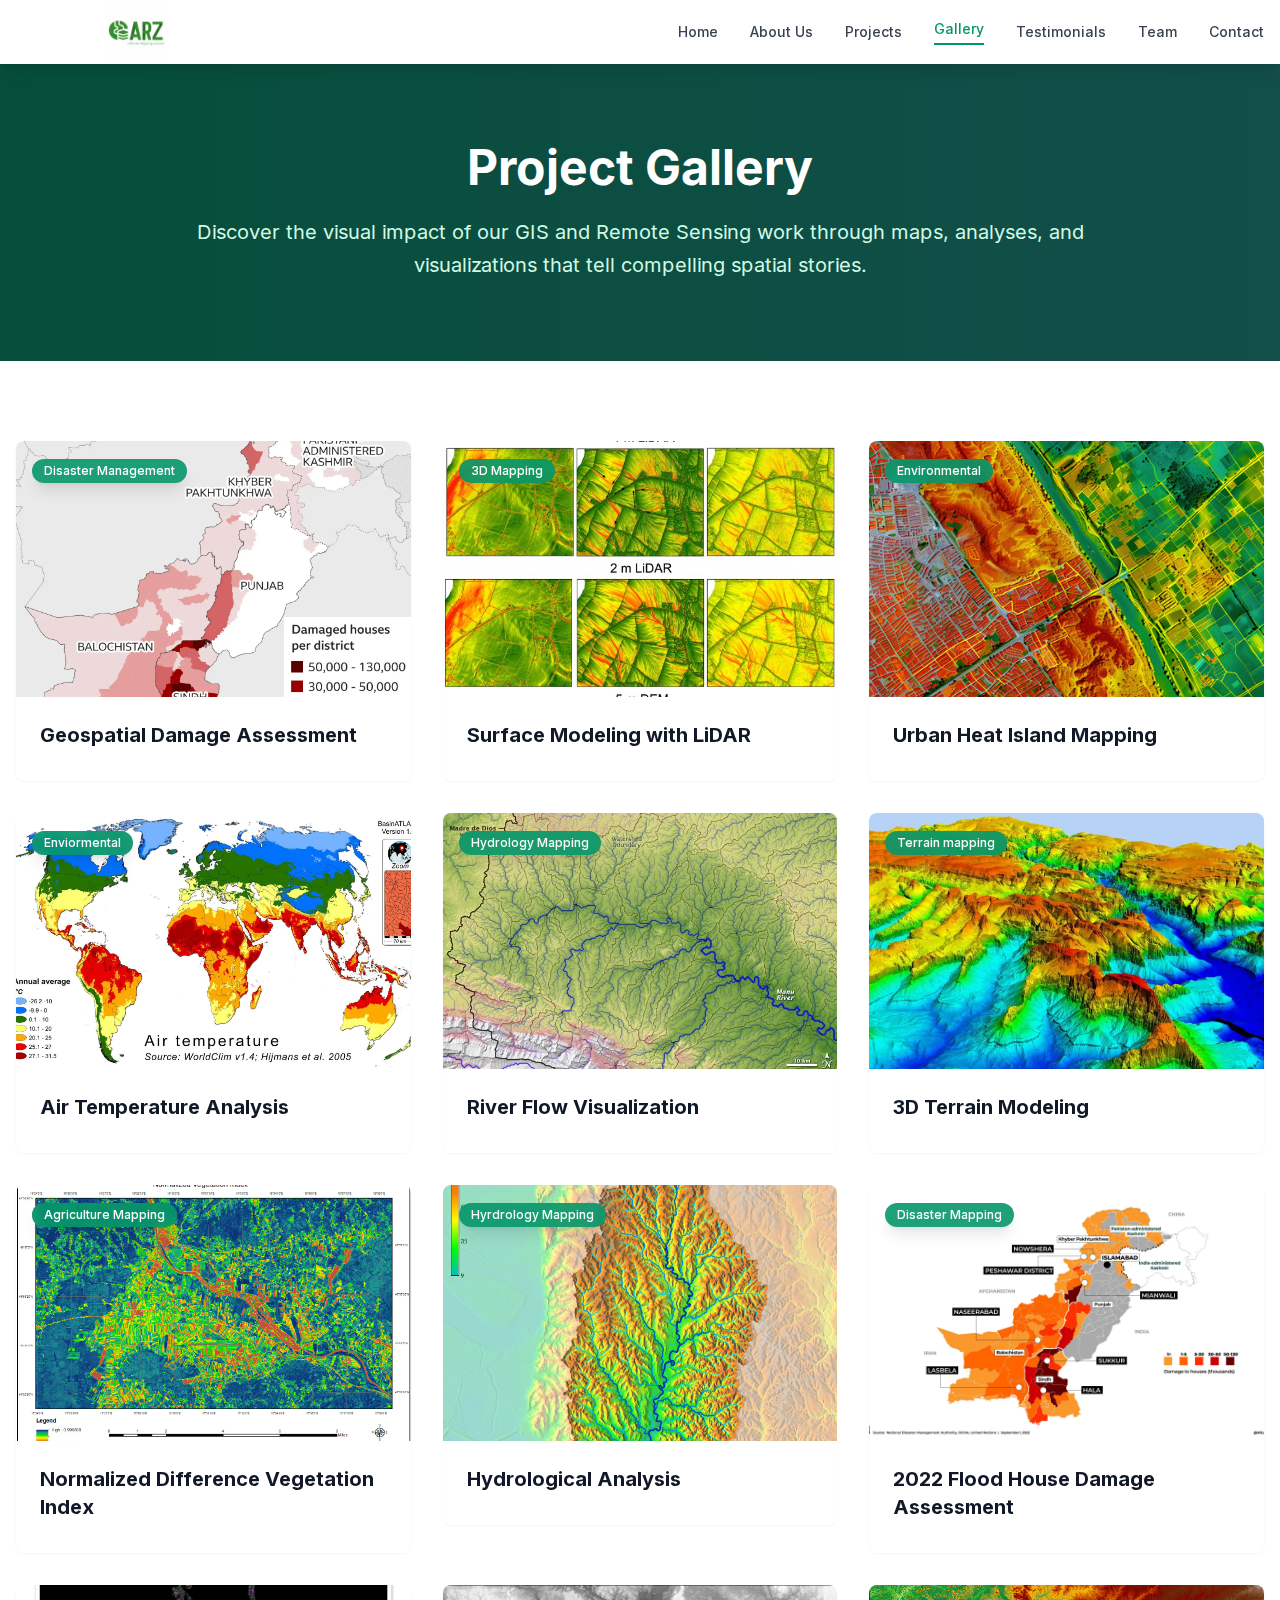
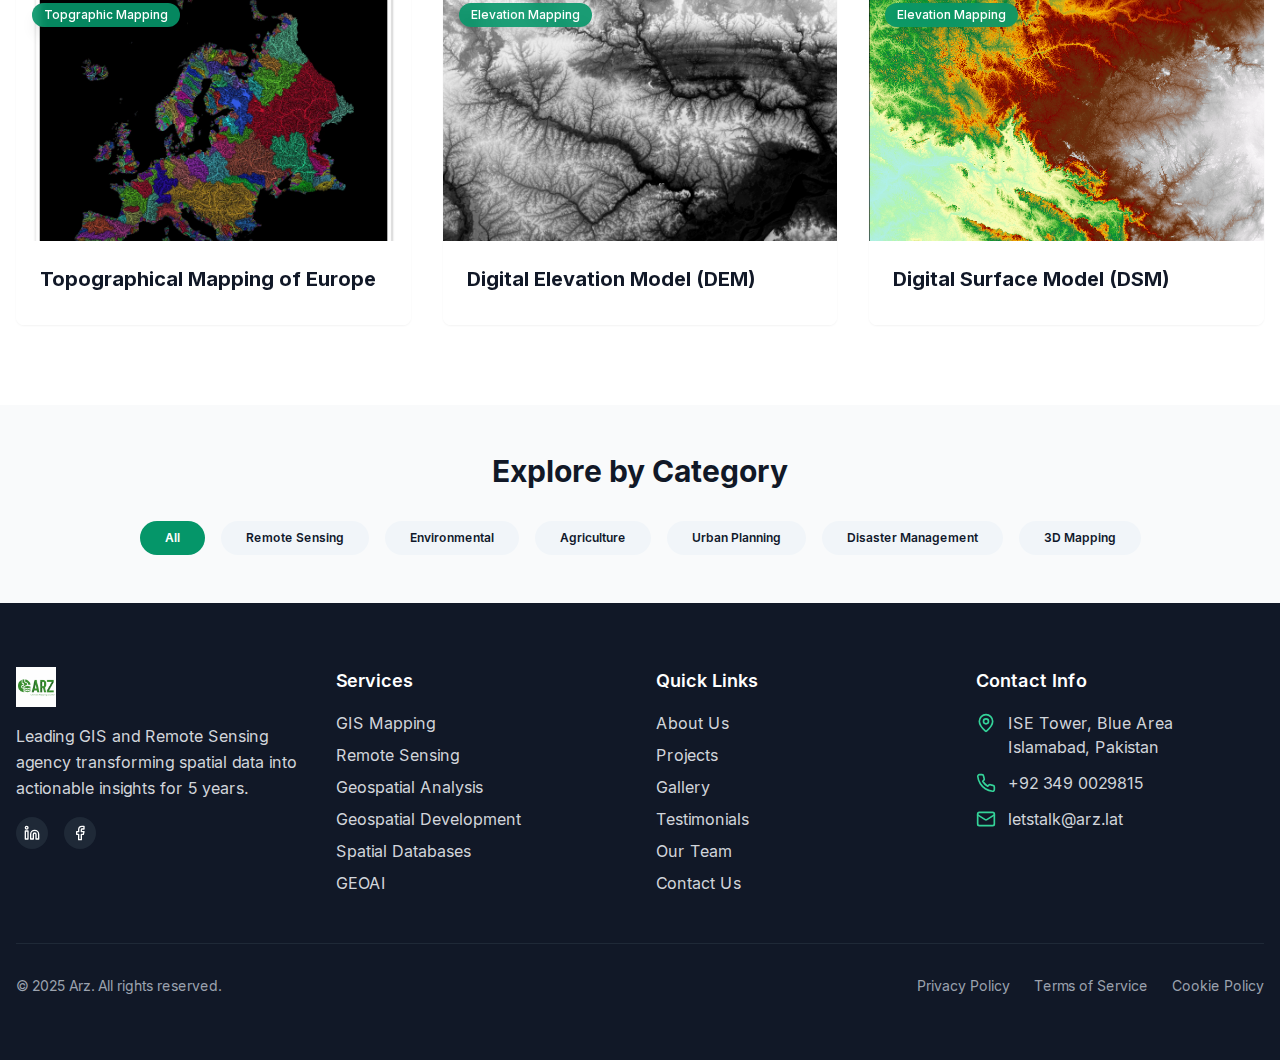
<file: gallery.html>
<!DOCTYPE html><html lang="en"><head><meta charSet="utf-8"/><meta name="viewport" content="width=device-width, initial-scale=1"/><link rel="stylesheet" href="/_next/static/css/f299a5a7374d0d48.css" data-precedence="next"/><link rel="preload" as="script" fetchPriority="low" href="/_next/static/chunks/webpack-66e446390485b17a.js"/><script src="/_next/static/chunks/4bd1b696-98fbf86a5d33fc8e.js" async=""></script><script src="/_next/static/chunks/684-7db9cc1a895c1b97.js" async=""></script><script src="/_next/static/chunks/main-app-2341ff1abfc82e60.js" async=""></script><script src="/_next/static/chunks/63-c13178bb6f1aded7.js" async=""></script><script src="/_next/static/chunks/598-65a85430528df68f.js" async=""></script><script src="/_next/static/chunks/874-5e062d0d0b7bf03c.js" async=""></script><script src="/_next/static/chunks/app/layout-0ab22feefce9ebf9.js" async=""></script><script src="/_next/static/chunks/app/gallery/page-edc63a7932e5cad5.js" async=""></script><script src="/_next/static/chunks/app/page-b3955dddd4879f8a.js" async=""></script><title>Arz (The Ultimate Mapping Solution)</title><meta name="description" content="Leading GIS and Remote Sensing agency transforming spatial data into actionable insights. Expert solutions for mapping, analysis, and geospatial intelligence."/><meta name="generator" content="v0.dev"/><meta name="keywords" content="GIS, Remote Sensing, Spatial Analysis, Mapping, Geospatial, Satellite Imagery, Geographic Information Systems, Arz, spatial analysis, mapping, geospatial, satellite imagery, geographic information systems"/><link rel="shortcut icon" href="/arz.png"/><link rel="icon" href="/arz.png"/><link rel="apple-touch-icon" href="/arz.png"/><script src="/_next/static/chunks/polyfills-42372ed130431b0a.js" noModule=""></script></head><body class="__className_e8ce0c"><nav class="bg-white shadow-lg sticky top-0 z-50"><div class="container mx-auto px-4"><div class="flex justify-between items-center h-16"><a class="flex items-center space-x-2" href="/"><div class="w-60 h-60 rounded-lg flex items-center justify-center"><img alt="Company Logo" loading="lazy" width="60" height="60" decoding="async" data-nimg="1" class="object-contain" style="color:transparent" src="/arz.png"/></div></a><div class="hidden lg:flex items-center space-x-8"><a class="text-sm font-medium transition-all duration-300 hover:text-emerald-600 hover:-translate-y-0.5 text-gray-700" href="/">Home</a><a class="text-sm font-medium transition-all duration-300 hover:text-emerald-600 hover:-translate-y-0.5 text-gray-700" href="/about">About Us</a><a class="text-sm font-medium transition-all duration-300 hover:text-emerald-600 hover:-translate-y-0.5 text-gray-700" href="/projects">Projects</a><a class="text-sm font-medium transition-all duration-300 hover:text-emerald-600 hover:-translate-y-0.5 text-emerald-600 border-b-2 border-emerald-600 pb-1" href="/gallery">Gallery</a><a class="text-sm font-medium transition-all duration-300 hover:text-emerald-600 hover:-translate-y-0.5 text-gray-700" href="/testimonials">Testimonials</a><a class="text-sm font-medium transition-all duration-300 hover:text-emerald-600 hover:-translate-y-0.5 text-gray-700" href="/team">Team</a><a class="text-sm font-medium transition-all duration-300 hover:text-emerald-600 hover:-translate-y-0.5 text-gray-700" href="/contact">Contact</a></div><div class="lg:hidden"><button class="text-gray-700 hover:text-emerald-600 transition-all duration-300 hover:scale-110"><svg xmlns="http://www.w3.org/2000/svg" width="24" height="24" viewBox="0 0 24 24" fill="none" stroke="currentColor" stroke-width="2" stroke-linecap="round" stroke-linejoin="round" class="lucide lucide-menu h-6 w-6"><line x1="4" x2="20" y1="12" y2="12"></line><line x1="4" x2="20" y1="6" y2="6"></line><line x1="4" x2="20" y1="18" y2="18"></line></svg></button></div></div></div></nav><main><div class="flex flex-col min-h-screen"><section class="bg-gradient-to-r from-emerald-900 to-teal-900 text-white py-20"><div class="container mx-auto px-4"><div class="max-w-4xl mx-auto text-center"><h1 class="text-5xl font-bold mb-6">Project Gallery</h1><p class="text-xl text-emerald-100 leading-relaxed">Discover the visual impact of our GIS and Remote Sensing work through maps, analyses, and visualizations that tell compelling spatial stories.</p></div></div></section><section class="py-20"><div class="container mx-auto px-4"><div class="grid md:grid-cols-2 lg:grid-cols-3 gap-8"><div class="transition-all duration-600 ease-out opacity-0 translate-y-4" style="transition-delay:0s"><div class="rounded-lg text-card-foreground shadow-sm group overflow-hidden hover:shadow-2xl hover:-translate-y-3 transition-all duration-500 cursor-pointer border-0 bg-white/90 backdrop-blur-sm"><div class="relative overflow-hidden"><img alt="Geospatial Damage Assessment" loading="lazy" width="600" height="400" decoding="async" data-nimg="1" class="w-full h-64 object-cover group-hover:scale-110 transition-transform duration-500" style="color:transparent" src="/arzpics/g1.png?height=400&amp;width=600"/><div class="absolute inset-0 bg-gradient-to-t from-emerald-900/80 via-emerald-900/20 to-transparent opacity-0 group-hover:opacity-100 transition-all duration-500"></div><div class="absolute top-4 left-4 transform group-hover:scale-105 transition-transform duration-300"><div class="inline-flex items-center rounded-full text-xs transition-colors focus:outline-none focus:ring-2 focus:ring-ring focus:ring-offset-2 border-transparent hover:bg-primary/80 bg-emerald-600/90 text-white shadow-lg backdrop-blur-sm border-0 font-medium px-3 py-1">Disaster Management</div></div></div><div class="p-6"><h3 class="text-xl font-bold text-gray-900 mb-2 group-hover:text-emerald-600 transition-colors duration-300">Geospatial Damage Assessment</h3></div></div></div><div class="transition-all duration-600 ease-out opacity-0 translate-y-4" style="transition-delay:0s"><div class="rounded-lg text-card-foreground shadow-sm group overflow-hidden hover:shadow-2xl hover:-translate-y-3 transition-all duration-500 cursor-pointer border-0 bg-white/90 backdrop-blur-sm"><div class="relative overflow-hidden"><img alt="Surface Modeling with LiDAR" loading="lazy" width="600" height="400" decoding="async" data-nimg="1" class="w-full h-64 object-cover group-hover:scale-110 transition-transform duration-500" style="color:transparent" src="/arzpics/g2.jpg?height=400&amp;width=600"/><div class="absolute inset-0 bg-gradient-to-t from-emerald-900/80 via-emerald-900/20 to-transparent opacity-0 group-hover:opacity-100 transition-all duration-500"></div><div class="absolute top-4 left-4 transform group-hover:scale-105 transition-transform duration-300"><div class="inline-flex items-center rounded-full text-xs transition-colors focus:outline-none focus:ring-2 focus:ring-ring focus:ring-offset-2 border-transparent hover:bg-primary/80 bg-emerald-600/90 text-white shadow-lg backdrop-blur-sm border-0 font-medium px-3 py-1">3D Mapping</div></div></div><div class="p-6"><h3 class="text-xl font-bold text-gray-900 mb-2 group-hover:text-emerald-600 transition-colors duration-300">Surface Modeling with LiDAR</h3></div></div></div><div class="transition-all duration-600 ease-out opacity-0 translate-y-4" style="transition-delay:0s"><div class="rounded-lg text-card-foreground shadow-sm group overflow-hidden hover:shadow-2xl hover:-translate-y-3 transition-all duration-500 cursor-pointer border-0 bg-white/90 backdrop-blur-sm"><div class="relative overflow-hidden"><img alt="Urban Heat Island Mapping" loading="lazy" width="600" height="400" decoding="async" data-nimg="1" class="w-full h-64 object-cover group-hover:scale-110 transition-transform duration-500" style="color:transparent" src="/arzpics/g3.jpg?height=400&amp;width=600"/><div class="absolute inset-0 bg-gradient-to-t from-emerald-900/80 via-emerald-900/20 to-transparent opacity-0 group-hover:opacity-100 transition-all duration-500"></div><div class="absolute top-4 left-4 transform group-hover:scale-105 transition-transform duration-300"><div class="inline-flex items-center rounded-full text-xs transition-colors focus:outline-none focus:ring-2 focus:ring-ring focus:ring-offset-2 border-transparent hover:bg-primary/80 bg-emerald-600/90 text-white shadow-lg backdrop-blur-sm border-0 font-medium px-3 py-1">Environmental</div></div></div><div class="p-6"><h3 class="text-xl font-bold text-gray-900 mb-2 group-hover:text-emerald-600 transition-colors duration-300">Urban Heat Island Mapping</h3></div></div></div><div class="transition-all duration-600 ease-out opacity-0 translate-y-4" style="transition-delay:0s"><div class="rounded-lg text-card-foreground shadow-sm group overflow-hidden hover:shadow-2xl hover:-translate-y-3 transition-all duration-500 cursor-pointer border-0 bg-white/90 backdrop-blur-sm"><div class="relative overflow-hidden"><img alt="Air Temperature Analysis" loading="lazy" width="600" height="400" decoding="async" data-nimg="1" class="w-full h-64 object-cover group-hover:scale-110 transition-transform duration-500" style="color:transparent" src="/arzpics/g4.jpeg?height=400&amp;width=600"/><div class="absolute inset-0 bg-gradient-to-t from-emerald-900/80 via-emerald-900/20 to-transparent opacity-0 group-hover:opacity-100 transition-all duration-500"></div><div class="absolute top-4 left-4 transform group-hover:scale-105 transition-transform duration-300"><div class="inline-flex items-center rounded-full text-xs transition-colors focus:outline-none focus:ring-2 focus:ring-ring focus:ring-offset-2 border-transparent hover:bg-primary/80 bg-emerald-600/90 text-white shadow-lg backdrop-blur-sm border-0 font-medium px-3 py-1">Enviormental</div></div></div><div class="p-6"><h3 class="text-xl font-bold text-gray-900 mb-2 group-hover:text-emerald-600 transition-colors duration-300">Air Temperature Analysis</h3></div></div></div><div class="transition-all duration-600 ease-out opacity-0 translate-y-4" style="transition-delay:0s"><div class="rounded-lg text-card-foreground shadow-sm group overflow-hidden hover:shadow-2xl hover:-translate-y-3 transition-all duration-500 cursor-pointer border-0 bg-white/90 backdrop-blur-sm"><div class="relative overflow-hidden"><img alt="River Flow Visualization" loading="lazy" width="600" height="400" decoding="async" data-nimg="1" class="w-full h-64 object-cover group-hover:scale-110 transition-transform duration-500" style="color:transparent" src="/arzpics/g5.jpg?height=400&amp;width=600"/><div class="absolute inset-0 bg-gradient-to-t from-emerald-900/80 via-emerald-900/20 to-transparent opacity-0 group-hover:opacity-100 transition-all duration-500"></div><div class="absolute top-4 left-4 transform group-hover:scale-105 transition-transform duration-300"><div class="inline-flex items-center rounded-full text-xs transition-colors focus:outline-none focus:ring-2 focus:ring-ring focus:ring-offset-2 border-transparent hover:bg-primary/80 bg-emerald-600/90 text-white shadow-lg backdrop-blur-sm border-0 font-medium px-3 py-1">Hydrology Mapping</div></div></div><div class="p-6"><h3 class="text-xl font-bold text-gray-900 mb-2 group-hover:text-emerald-600 transition-colors duration-300">River Flow Visualization</h3></div></div></div><div class="transition-all duration-600 ease-out opacity-0 translate-y-4" style="transition-delay:0s"><div class="rounded-lg text-card-foreground shadow-sm group overflow-hidden hover:shadow-2xl hover:-translate-y-3 transition-all duration-500 cursor-pointer border-0 bg-white/90 backdrop-blur-sm"><div class="relative overflow-hidden"><img alt="3D Terrain Modeling" loading="lazy" width="600" height="400" decoding="async" data-nimg="1" class="w-full h-64 object-cover group-hover:scale-110 transition-transform duration-500" style="color:transparent" src="/arzpics/g6.png?height=400&amp;width=600"/><div class="absolute inset-0 bg-gradient-to-t from-emerald-900/80 via-emerald-900/20 to-transparent opacity-0 group-hover:opacity-100 transition-all duration-500"></div><div class="absolute top-4 left-4 transform group-hover:scale-105 transition-transform duration-300"><div class="inline-flex items-center rounded-full text-xs transition-colors focus:outline-none focus:ring-2 focus:ring-ring focus:ring-offset-2 border-transparent hover:bg-primary/80 bg-emerald-600/90 text-white shadow-lg backdrop-blur-sm border-0 font-medium px-3 py-1">Terrain mapping</div></div></div><div class="p-6"><h3 class="text-xl font-bold text-gray-900 mb-2 group-hover:text-emerald-600 transition-colors duration-300">3D Terrain Modeling</h3></div></div></div><div class="transition-all duration-600 ease-out opacity-0 translate-y-4" style="transition-delay:0s"><div class="rounded-lg text-card-foreground shadow-sm group overflow-hidden hover:shadow-2xl hover:-translate-y-3 transition-all duration-500 cursor-pointer border-0 bg-white/90 backdrop-blur-sm"><div class="relative overflow-hidden"><img alt="Normalized Difference Vegetation Index" loading="lazy" width="600" height="400" decoding="async" data-nimg="1" class="w-full h-64 object-cover group-hover:scale-110 transition-transform duration-500" style="color:transparent" src="/arzpics/g7.png?height=400&amp;width=600"/><div class="absolute inset-0 bg-gradient-to-t from-emerald-900/80 via-emerald-900/20 to-transparent opacity-0 group-hover:opacity-100 transition-all duration-500"></div><div class="absolute top-4 left-4 transform group-hover:scale-105 transition-transform duration-300"><div class="inline-flex items-center rounded-full text-xs transition-colors focus:outline-none focus:ring-2 focus:ring-ring focus:ring-offset-2 border-transparent hover:bg-primary/80 bg-emerald-600/90 text-white shadow-lg backdrop-blur-sm border-0 font-medium px-3 py-1">Agriculture Mapping</div></div></div><div class="p-6"><h3 class="text-xl font-bold text-gray-900 mb-2 group-hover:text-emerald-600 transition-colors duration-300">Normalized Difference Vegetation Index</h3></div></div></div><div class="transition-all duration-600 ease-out opacity-0 translate-y-4" style="transition-delay:0s"><div class="rounded-lg text-card-foreground shadow-sm group overflow-hidden hover:shadow-2xl hover:-translate-y-3 transition-all duration-500 cursor-pointer border-0 bg-white/90 backdrop-blur-sm"><div class="relative overflow-hidden"><img alt="Hydrological Analysis" loading="lazy" width="600" height="400" decoding="async" data-nimg="1" class="w-full h-64 object-cover group-hover:scale-110 transition-transform duration-500" style="color:transparent" src="/arzpics/g8.png?height=400&amp;width=600"/><div class="absolute inset-0 bg-gradient-to-t from-emerald-900/80 via-emerald-900/20 to-transparent opacity-0 group-hover:opacity-100 transition-all duration-500"></div><div class="absolute top-4 left-4 transform group-hover:scale-105 transition-transform duration-300"><div class="inline-flex items-center rounded-full text-xs transition-colors focus:outline-none focus:ring-2 focus:ring-ring focus:ring-offset-2 border-transparent hover:bg-primary/80 bg-emerald-600/90 text-white shadow-lg backdrop-blur-sm border-0 font-medium px-3 py-1">Hyrdrology Mapping</div></div></div><div class="p-6"><h3 class="text-xl font-bold text-gray-900 mb-2 group-hover:text-emerald-600 transition-colors duration-300">Hydrological Analysis</h3></div></div></div><div class="transition-all duration-600 ease-out opacity-0 translate-y-4" style="transition-delay:0s"><div class="rounded-lg text-card-foreground shadow-sm group overflow-hidden hover:shadow-2xl hover:-translate-y-3 transition-all duration-500 cursor-pointer border-0 bg-white/90 backdrop-blur-sm"><div class="relative overflow-hidden"><img alt="2022 Flood House Damage Assessment" loading="lazy" width="600" height="400" decoding="async" data-nimg="1" class="w-full h-64 object-cover group-hover:scale-110 transition-transform duration-500" style="color:transparent" src="/arzpics/g9.png?height=400&amp;width=600"/><div class="absolute inset-0 bg-gradient-to-t from-emerald-900/80 via-emerald-900/20 to-transparent opacity-0 group-hover:opacity-100 transition-all duration-500"></div><div class="absolute top-4 left-4 transform group-hover:scale-105 transition-transform duration-300"><div class="inline-flex items-center rounded-full text-xs transition-colors focus:outline-none focus:ring-2 focus:ring-ring focus:ring-offset-2 border-transparent hover:bg-primary/80 bg-emerald-600/90 text-white shadow-lg backdrop-blur-sm border-0 font-medium px-3 py-1">Disaster Mapping</div></div></div><div class="p-6"><h3 class="text-xl font-bold text-gray-900 mb-2 group-hover:text-emerald-600 transition-colors duration-300">2022 Flood House Damage Assessment</h3></div></div></div><div class="transition-all duration-600 ease-out opacity-0 translate-y-4" style="transition-delay:0s"><div class="rounded-lg text-card-foreground shadow-sm group overflow-hidden hover:shadow-2xl hover:-translate-y-3 transition-all duration-500 cursor-pointer border-0 bg-white/90 backdrop-blur-sm"><div class="relative overflow-hidden"><img alt="Topographical Mapping of Europe" loading="lazy" width="600" height="400" decoding="async" data-nimg="1" class="w-full h-64 object-cover group-hover:scale-110 transition-transform duration-500" style="color:transparent" src="/arzpics/g10.png?height=400&amp;width=600"/><div class="absolute inset-0 bg-gradient-to-t from-emerald-900/80 via-emerald-900/20 to-transparent opacity-0 group-hover:opacity-100 transition-all duration-500"></div><div class="absolute top-4 left-4 transform group-hover:scale-105 transition-transform duration-300"><div class="inline-flex items-center rounded-full text-xs transition-colors focus:outline-none focus:ring-2 focus:ring-ring focus:ring-offset-2 border-transparent hover:bg-primary/80 bg-emerald-600/90 text-white shadow-lg backdrop-blur-sm border-0 font-medium px-3 py-1">Topgraphic Mapping</div></div></div><div class="p-6"><h3 class="text-xl font-bold text-gray-900 mb-2 group-hover:text-emerald-600 transition-colors duration-300">Topographical Mapping of Europe</h3></div></div></div><div class="transition-all duration-600 ease-out opacity-0 translate-y-4" style="transition-delay:0s"><div class="rounded-lg text-card-foreground shadow-sm group overflow-hidden hover:shadow-2xl hover:-translate-y-3 transition-all duration-500 cursor-pointer border-0 bg-white/90 backdrop-blur-sm"><div class="relative overflow-hidden"><img alt="Digital Elevation Model (DEM)" loading="lazy" width="600" height="400" decoding="async" data-nimg="1" class="w-full h-64 object-cover group-hover:scale-110 transition-transform duration-500" style="color:transparent" src="/arzpics/g11.png?height=400&amp;width=600"/><div class="absolute inset-0 bg-gradient-to-t from-emerald-900/80 via-emerald-900/20 to-transparent opacity-0 group-hover:opacity-100 transition-all duration-500"></div><div class="absolute top-4 left-4 transform group-hover:scale-105 transition-transform duration-300"><div class="inline-flex items-center rounded-full text-xs transition-colors focus:outline-none focus:ring-2 focus:ring-ring focus:ring-offset-2 border-transparent hover:bg-primary/80 bg-emerald-600/90 text-white shadow-lg backdrop-blur-sm border-0 font-medium px-3 py-1">Elevation Mapping</div></div></div><div class="p-6"><h3 class="text-xl font-bold text-gray-900 mb-2 group-hover:text-emerald-600 transition-colors duration-300">Digital Elevation Model (DEM)</h3></div></div></div><div class="transition-all duration-600 ease-out opacity-0 translate-y-4" style="transition-delay:0s"><div class="rounded-lg text-card-foreground shadow-sm group overflow-hidden hover:shadow-2xl hover:-translate-y-3 transition-all duration-500 cursor-pointer border-0 bg-white/90 backdrop-blur-sm"><div class="relative overflow-hidden"><img alt="Digital Surface  Model (DSM)" loading="lazy" width="600" height="400" decoding="async" data-nimg="1" class="w-full h-64 object-cover group-hover:scale-110 transition-transform duration-500" style="color:transparent" src="/arzpics/g12.png?height=400&amp;width=600"/><div class="absolute inset-0 bg-gradient-to-t from-emerald-900/80 via-emerald-900/20 to-transparent opacity-0 group-hover:opacity-100 transition-all duration-500"></div><div class="absolute top-4 left-4 transform group-hover:scale-105 transition-transform duration-300"><div class="inline-flex items-center rounded-full text-xs transition-colors focus:outline-none focus:ring-2 focus:ring-ring focus:ring-offset-2 border-transparent hover:bg-primary/80 bg-emerald-600/90 text-white shadow-lg backdrop-blur-sm border-0 font-medium px-3 py-1">Elevation Mapping</div></div></div><div class="p-6"><h3 class="text-xl font-bold text-gray-900 mb-2 group-hover:text-emerald-600 transition-colors duration-300">Digital Surface  Model (DSM)</h3></div></div></div></div></div></section><section class="py-12 bg-gray-50"><div class="container mx-auto px-4"><div class="text-center"><h2 class="text-3xl font-bold text-gray-900 mb-8">Explore by Category</h2><div class="flex flex-wrap justify-center gap-4"><div class="inline-flex items-center rounded-full border text-xs font-semibold focus:outline-none focus:ring-2 focus:ring-ring focus:ring-offset-2 border-transparent px-6 py-2 cursor-pointer hover:bg-emerald-600 hover:text-white transition-colors bg-emerald-600 text-white">All</div><div class="inline-flex items-center rounded-full border text-xs font-semibold focus:outline-none focus:ring-2 focus:ring-ring focus:ring-offset-2 border-transparent bg-secondary text-secondary-foreground px-6 py-2 cursor-pointer hover:bg-emerald-600 hover:text-white transition-colors">Remote Sensing</div><div class="inline-flex items-center rounded-full border text-xs font-semibold focus:outline-none focus:ring-2 focus:ring-ring focus:ring-offset-2 border-transparent bg-secondary text-secondary-foreground px-6 py-2 cursor-pointer hover:bg-emerald-600 hover:text-white transition-colors">Environmental</div><div class="inline-flex items-center rounded-full border text-xs font-semibold focus:outline-none focus:ring-2 focus:ring-ring focus:ring-offset-2 border-transparent bg-secondary text-secondary-foreground px-6 py-2 cursor-pointer hover:bg-emerald-600 hover:text-white transition-colors">Agriculture</div><div class="inline-flex items-center rounded-full border text-xs font-semibold focus:outline-none focus:ring-2 focus:ring-ring focus:ring-offset-2 border-transparent bg-secondary text-secondary-foreground px-6 py-2 cursor-pointer hover:bg-emerald-600 hover:text-white transition-colors">Urban Planning</div><div class="inline-flex items-center rounded-full border text-xs font-semibold focus:outline-none focus:ring-2 focus:ring-ring focus:ring-offset-2 border-transparent bg-secondary text-secondary-foreground px-6 py-2 cursor-pointer hover:bg-emerald-600 hover:text-white transition-colors">Disaster Management</div><div class="inline-flex items-center rounded-full border text-xs font-semibold focus:outline-none focus:ring-2 focus:ring-ring focus:ring-offset-2 border-transparent bg-secondary text-secondary-foreground px-6 py-2 cursor-pointer hover:bg-emerald-600 hover:text-white transition-colors">3D Mapping</div></div></div></div></section></div></main><footer class="bg-gray-900 text-white"><div class="container mx-auto px-4 py-16"><div class="grid md:grid-cols-2 lg:grid-cols-4 gap-8"><div class="space-y-4"><div class="flex items-center space-x-2"><div class="w-10 h-10 rounded-lg flex items-center justify-center"><img alt="Company Logo" loading="lazy" width="80" height="80" decoding="async" data-nimg="1" class="object-contain" style="color:transparent" src="/arz.png"/></div></div><p class="text-gray-300 leading-relaxed">Leading GIS and Remote Sensing agency transforming spatial data into actionable insights for 5 years.</p><div class="flex space-x-4"><div class="w-8 h-8 bg-gray-800 rounded-full flex items-center justify-center hover:bg-emerald-600 hover:scale-110 transition-all duration-300 cursor-pointer"><svg xmlns="http://www.w3.org/2000/svg" width="24" height="24" viewBox="0 0 24 24" fill="none" stroke="currentColor" stroke-width="2" stroke-linecap="round" stroke-linejoin="round" class="lucide lucide-linkedin h-4 w-4"><path d="M16 8a6 6 0 0 1 6 6v7h-4v-7a2 2 0 0 0-2-2 2 2 0 0 0-2 2v7h-4v-7a6 6 0 0 1 6-6z"></path><rect width="4" height="12" x="2" y="9"></rect><circle cx="4" cy="4" r="2"></circle></svg></div><div class="w-8 h-8 bg-gray-800 rounded-full flex items-center justify-center hover:bg-emerald-600 hover:scale-110 transition-all duration-300 cursor-pointer"><svg xmlns="http://www.w3.org/2000/svg" width="24" height="24" viewBox="0 0 24 24" fill="none" stroke="currentColor" stroke-width="2" stroke-linecap="round" stroke-linejoin="round" class="lucide lucide-facebook h-4 w-4"><path d="M18 2h-3a5 5 0 0 0-5 5v3H7v4h3v8h4v-8h3l1-4h-4V7a1 1 0 0 1 1-1h3z"></path></svg></div></div></div><div><h3 class="text-lg font-semibold mb-4">Services</h3><ul class="space-y-2 text-gray-300"><li><a class="hover:text-emerald-400 hover:translate-x-1 transition-all duration-300 inline-block" href="#">GIS Mapping</a></li><li><a class="hover:text-emerald-400 hover:translate-x-1 transition-all duration-300 inline-block" href="#">Remote Sensing</a></li><li><a class="hover:text-emerald-400 hover:translate-x-1 transition-all duration-300 inline-block" href="#">Geospatial Analysis</a></li><li><a class="hover:text-emerald-400 hover:translate-x-1 transition-all duration-300 inline-block" href="#">Geospatial Development</a></li><li><a class="hover:text-emerald-400 hover:translate-x-1 transition-all duration-300 inline-block" href="#">Spatial Databases</a></li><li><a class="hover:text-emerald-400 hover:translate-x-1 transition-all duration-300 inline-block" href="#">GEOAI</a></li></ul></div><div><h3 class="text-lg font-semibold mb-4">Quick Links</h3><ul class="space-y-2 text-gray-300"><li><a class="hover:text-emerald-400 hover:translate-x-1 transition-all duration-300 inline-block" href="/about">About Us</a></li><li><a class="hover:text-emerald-400 hover:translate-x-1 transition-all duration-300 inline-block" href="/projects">Projects</a></li><li><a class="hover:text-emerald-400 hover:translate-x-1 transition-all duration-300 inline-block" href="/gallery">Gallery</a></li><li><a class="hover:text-emerald-400 hover:translate-x-1 transition-all duration-300 inline-block" href="/testimonials">Testimonials</a></li><li><a class="hover:text-emerald-400 hover:translate-x-1 transition-all duration-300 inline-block" href="/team">Our Team</a></li><li><a class="hover:text-emerald-400 hover:translate-x-1 transition-all duration-300 inline-block" href="/contact">Contact Us</a></li></ul></div><div><h3 class="text-lg font-semibold mb-4">Contact Info</h3><div class="space-y-3 text-gray-300"><div class="flex items-start gap-3"><svg xmlns="http://www.w3.org/2000/svg" width="24" height="24" viewBox="0 0 24 24" fill="none" stroke="currentColor" stroke-width="2" stroke-linecap="round" stroke-linejoin="round" class="lucide lucide-map-pin h-5 w-5 text-emerald-400 flex-shrink-0 mt-0.5"><path d="M20 10c0 4.993-5.539 10.193-7.399 11.799a1 1 0 0 1-1.202 0C9.539 20.193 4 14.993 4 10a8 8 0 0 1 16 0"></path><circle cx="12" cy="10" r="3"></circle></svg><div><p>ISE Tower, Blue Area</p><p>Islamabad, Pakistan</p></div></div><div class="flex items-center gap-3"><svg xmlns="http://www.w3.org/2000/svg" width="24" height="24" viewBox="0 0 24 24" fill="none" stroke="currentColor" stroke-width="2" stroke-linecap="round" stroke-linejoin="round" class="lucide lucide-phone h-5 w-5 text-emerald-400"><path d="M22 16.92v3a2 2 0 0 1-2.18 2 19.79 19.79 0 0 1-8.63-3.07 19.5 19.5 0 0 1-6-6 19.79 19.79 0 0 1-3.07-8.67A2 2 0 0 1 4.11 2h3a2 2 0 0 1 2 1.72 12.84 12.84 0 0 0 .7 2.81 2 2 0 0 1-.45 2.11L8.09 9.91a16 16 0 0 0 6 6l1.27-1.27a2 2 0 0 1 2.11-.45 12.84 12.84 0 0 0 2.81.7A2 2 0 0 1 22 16.92z"></path></svg><p>+92 349 0029815</p></div><div class="flex items-center gap-3"><svg xmlns="http://www.w3.org/2000/svg" width="24" height="24" viewBox="0 0 24 24" fill="none" stroke="currentColor" stroke-width="2" stroke-linecap="round" stroke-linejoin="round" class="lucide lucide-mail h-5 w-5 text-emerald-400"><rect width="20" height="16" x="2" y="4" rx="2"></rect><path d="m22 7-8.97 5.7a1.94 1.94 0 0 1-2.06 0L2 7"></path></svg><p>letstalk@arz.lat</p></div></div></div></div><div class="border-t border-gray-800 mt-12 pt-8"><div class="flex flex-col md:flex-row justify-between items-center"><p class="text-gray-400 text-sm">© <!-- -->2025<!-- --> Arz. All rights reserved.</p><div class="flex space-x-6 mt-4 md:mt-0"><a class="text-gray-400 hover:text-emerald-400 text-sm transition-colors" href="#">Privacy Policy</a><a class="text-gray-400 hover:text-emerald-400 text-sm transition-colors" href="#">Terms of Service</a><a class="text-gray-400 hover:text-emerald-400 text-sm transition-colors" href="#">Cookie Policy</a></div></div></div></div></footer><script src="/_next/static/chunks/webpack-66e446390485b17a.js" async=""></script><script>(self.__next_f=self.__next_f||[]).push([0])</script><script>self.__next_f.push([1,"1:\"$Sreact.fragment\"\n2:I[7606,[\"63\",\"static/chunks/63-c13178bb6f1aded7.js\",\"598\",\"static/chunks/598-65a85430528df68f.js\",\"874\",\"static/chunks/874-5e062d0d0b7bf03c.js\",\"177\",\"static/chunks/app/layout-0ab22feefce9ebf9.js\"],\"default\"]\n3:I[7555,[],\"\"]\n4:I[1295,[],\"\"]\n5:I[3063,[\"63\",\"static/chunks/63-c13178bb6f1aded7.js\",\"235\",\"static/chunks/app/gallery/page-edc63a7932e5cad5.js\"],\"Image\"]\n6:I[6874,[\"63\",\"static/chunks/63-c13178bb6f1aded7.js\",\"874\",\"static/chunks/874-5e062d0d0b7bf03c.js\",\"974\",\"static/chunks/app/page-b3955dddd4879f8a.js\"],\"\"]\n7:I[2454,[\"63\",\"static/chunks/63-c13178bb6f1aded7.js\",\"235\",\"static/chunks/app/gallery/page-edc63a7932e5cad5.js\"],\"default\"]\n8:I[9665,[],\"OutletBoundary\"]\nb:I[9665,[],\"ViewportBoundary\"]\nd:I[9665,[],\"MetadataBoundary\"]\nf:I[6614,[],\"\"]\n:HL[\"/_next/static/css/f299a5a7374d0d48.css\",\"style\"]\n"])</script><script>self.__next_f.push([1,"0:{\"P\":null,\"b\":\"iIp4Xx6B1rN2MlhU4QINq\",\"p\":\"\",\"c\":[\"\",\"gallery\"],\"i\":false,\"f\":[[[\"\",{\"children\":[\"gallery\",{\"children\":[\"__PAGE__\",{}]}]},\"$undefined\",\"$undefined\",true],[\"\",[\"$\",\"$1\",\"c\",{\"children\":[[[\"$\",\"link\",\"0\",{\"rel\":\"stylesheet\",\"href\":\"/_next/static/css/f299a5a7374d0d48.css\",\"precedence\":\"next\",\"crossOrigin\":\"$undefined\",\"nonce\":\"$undefined\"}]],[\"$\",\"html\",null,{\"lang\":\"en\",\"children\":[\"$\",\"body\",null,{\"className\":\"__className_e8ce0c\",\"children\":[[\"$\",\"$L2\",null,{}],[\"$\",\"main\",null,{\"children\":[\"$\",\"$L3\",null,{\"parallelRouterKey\":\"children\",\"error\":\"$undefined\",\"errorStyles\":\"$undefined\",\"errorScripts\":\"$undefined\",\"template\":[\"$\",\"$L4\",null,{}],\"templateStyles\":\"$undefined\",\"templateScripts\":\"$undefined\",\"notFound\":[[[\"$\",\"title\",null,{\"children\":\"404: This page could not be found.\"}],[\"$\",\"div\",null,{\"style\":{\"fontFamily\":\"system-ui,\\\"Segoe UI\\\",Roboto,Helvetica,Arial,sans-serif,\\\"Apple Color Emoji\\\",\\\"Segoe UI Emoji\\\"\",\"height\":\"100vh\",\"textAlign\":\"center\",\"display\":\"flex\",\"flexDirection\":\"column\",\"alignItems\":\"center\",\"justifyContent\":\"center\"},\"children\":[\"$\",\"div\",null,{\"children\":[[\"$\",\"style\",null,{\"dangerouslySetInnerHTML\":{\"__html\":\"body{color:#000;background:#fff;margin:0}.next-error-h1{border-right:1px solid rgba(0,0,0,.3)}@media (prefers-color-scheme:dark){body{color:#fff;background:#000}.next-error-h1{border-right:1px solid rgba(255,255,255,.3)}}\"}}],[\"$\",\"h1\",null,{\"className\":\"next-error-h1\",\"style\":{\"display\":\"inline-block\",\"margin\":\"0 20px 0 0\",\"padding\":\"0 23px 0 0\",\"fontSize\":24,\"fontWeight\":500,\"verticalAlign\":\"top\",\"lineHeight\":\"49px\"},\"children\":404}],[\"$\",\"div\",null,{\"style\":{\"display\":\"inline-block\"},\"children\":[\"$\",\"h2\",null,{\"style\":{\"fontSize\":14,\"fontWeight\":400,\"lineHeight\":\"49px\",\"margin\":0},\"children\":\"This page could not be found.\"}]}]]}]}]],[]],\"forbidden\":\"$undefined\",\"unauthorized\":\"$undefined\"}]}],[\"$\",\"footer\",null,{\"className\":\"bg-gray-900 text-white\",\"children\":[\"$\",\"div\",null,{\"className\":\"container mx-auto px-4 py-16\",\"children\":[[\"$\",\"div\",null,{\"className\":\"grid md:grid-cols-2 lg:grid-cols-4 gap-8\",\"children\":[[\"$\",\"div\",null,{\"className\":\"space-y-4\",\"children\":[[\"$\",\"div\",null,{\"className\":\"flex items-center space-x-2\",\"children\":[\"$\",\"div\",null,{\"className\":\"w-10 h-10 rounded-lg flex items-center justify-center\",\"children\":[\"$\",\"$L5\",null,{\"src\":\"/arz.png\",\"alt\":\"Company Logo\",\"width\":80,\"height\":80,\"className\":\"object-contain\"}]}]}],[\"$\",\"p\",null,{\"className\":\"text-gray-300 leading-relaxed\",\"children\":\"Leading GIS and Remote Sensing agency transforming spatial data into actionable insights for 5 years.\"}],[\"$\",\"div\",null,{\"className\":\"flex space-x-4\",\"children\":[[\"$\",\"div\",null,{\"className\":\"w-8 h-8 bg-gray-800 rounded-full flex items-center justify-center hover:bg-emerald-600 hover:scale-110 transition-all duration-300 cursor-pointer\",\"children\":[\"$\",\"svg\",null,{\"ref\":\"$undefined\",\"xmlns\":\"http://www.w3.org/2000/svg\",\"width\":24,\"height\":24,\"viewBox\":\"0 0 24 24\",\"fill\":\"none\",\"stroke\":\"currentColor\",\"strokeWidth\":2,\"strokeLinecap\":\"round\",\"strokeLinejoin\":\"round\",\"className\":\"lucide lucide-linkedin h-4 w-4\",\"children\":[[\"$\",\"path\",\"c2jq9f\",{\"d\":\"M16 8a6 6 0 0 1 6 6v7h-4v-7a2 2 0 0 0-2-2 2 2 0 0 0-2 2v7h-4v-7a6 6 0 0 1 6-6z\"}],[\"$\",\"rect\",\"mk3on5\",{\"width\":\"4\",\"height\":\"12\",\"x\":\"2\",\"y\":\"9\"}],[\"$\",\"circle\",\"bt5ra8\",{\"cx\":\"4\",\"cy\":\"4\",\"r\":\"2\"}],\"$undefined\"]}]}],[\"$\",\"div\",null,{\"className\":\"w-8 h-8 bg-gray-800 rounded-full flex items-center justify-center hover:bg-emerald-600 hover:scale-110 transition-all duration-300 cursor-pointer\",\"children\":[\"$\",\"svg\",null,{\"ref\":\"$undefined\",\"xmlns\":\"http://www.w3.org/2000/svg\",\"width\":24,\"height\":24,\"viewBox\":\"0 0 24 24\",\"fill\":\"none\",\"stroke\":\"currentColor\",\"strokeWidth\":2,\"strokeLinecap\":\"round\",\"strokeLinejoin\":\"round\",\"className\":\"lucide lucide-facebook h-4 w-4\",\"children\":[[\"$\",\"path\",\"1jg4f8\",{\"d\":\"M18 2h-3a5 5 0 0 0-5 5v3H7v4h3v8h4v-8h3l1-4h-4V7a1 1 0 0 1 1-1h3z\"}],\"$undefined\"]}]}]]}]]}],[\"$\",\"div\",null,{\"children\":[[\"$\",\"h3\",null,{\"className\":\"text-lg font-semibold mb-4\",\"children\":\"Services\"}],[\"$\",\"ul\",null,{\"className\":\"space-y-2 text-gray-300\",\"children\":[[\"$\",\"li\",null,{\"children\":[\"$\",\"$L6\",null,{\"href\":\"#\",\"className\":\"hover:text-emerald-400 hover:translate-x-1 transition-all duration-300 inline-block\",\"children\":\"GIS Mapping\"}]}],[\"$\",\"li\",null,{\"children\":[\"$\",\"$L6\",null,{\"href\":\"#\",\"className\":\"hover:text-emerald-400 hover:translate-x-1 transition-all duration-300 inline-block\",\"children\":\"Remote Sensing\"}]}],[\"$\",\"li\",null,{\"children\":[\"$\",\"$L6\",null,{\"href\":\"#\",\"className\":\"hover:text-emerald-400 hover:translate-x-1 transition-all duration-300 inline-block\",\"children\":\"Geospatial Analysis\"}]}],[\"$\",\"li\",null,{\"children\":[\"$\",\"$L6\",null,{\"href\":\"#\",\"className\":\"hover:text-emerald-400 hover:translate-x-1 transition-all duration-300 inline-block\",\"children\":\"Geospatial Development\"}]}],[\"$\",\"li\",null,{\"children\":[\"$\",\"$L6\",null,{\"href\":\"#\",\"className\":\"hover:text-emerald-400 hover:translate-x-1 transition-all duration-300 inline-block\",\"children\":\"Spatial Databases\"}]}],[\"$\",\"li\",null,{\"children\":[\"$\",\"$L6\",null,{\"href\":\"#\",\"className\":\"hover:text-emerald-400 hover:translate-x-1 transition-all duration-300 inline-block\",\"children\":\"GEOAI\"}]}]]}]]}],[\"$\",\"div\",null,{\"children\":[[\"$\",\"h3\",null,{\"className\":\"text-lg font-semibold mb-4\",\"children\":\"Quick Links\"}],[\"$\",\"ul\",null,{\"className\":\"space-y-2 text-gray-300\",\"children\":[[\"$\",\"li\",null,{\"children\":[\"$\",\"$L6\",null,{\"href\":\"/about\",\"className\":\"hover:text-emerald-400 hover:translate-x-1 transition-all duration-300 inline-block\",\"children\":\"About Us\"}]}],[\"$\",\"li\",null,{\"children\":[\"$\",\"$L6\",null,{\"href\":\"/projects\",\"className\":\"hover:text-emerald-400 hover:translate-x-1 transition-all duration-300 inline-block\",\"children\":\"Projects\"}]}],[\"$\",\"li\",null,{\"children\":[\"$\",\"$L6\",null,{\"href\":\"/gallery\",\"className\":\"hover:text-emerald-400 hover:translate-x-1 transition-all duration-300 inline-block\",\"children\":\"Gallery\"}]}],[\"$\",\"li\",null,{\"children\":[\"$\",\"$L6\",null,{\"href\":\"/testimonials\",\"className\":\"hover:text-emerald-400 hover:translate-x-1 transition-all duration-300 inline-block\",\"children\":\"Testimonials\"}]}],[\"$\",\"li\",null,{\"children\":[\"$\",\"$L6\",null,{\"href\":\"/team\",\"className\":\"hover:text-emerald-400 hover:translate-x-1 transition-all duration-300 inline-block\",\"children\":\"Our Team\"}]}],[\"$\",\"li\",null,{\"children\":[\"$\",\"$L6\",null,{\"href\":\"/contact\",\"className\":\"hover:text-emerald-400 hover:translate-x-1 transition-all duration-300 inline-block\",\"children\":\"Contact Us\"}]}]]}]]}],[\"$\",\"div\",null,{\"children\":[[\"$\",\"h3\",null,{\"className\":\"text-lg font-semibold mb-4\",\"children\":\"Contact Info\"}],[\"$\",\"div\",null,{\"className\":\"space-y-3 text-gray-300\",\"children\":[[\"$\",\"div\",null,{\"className\":\"flex items-start gap-3\",\"children\":[[\"$\",\"svg\",null,{\"ref\":\"$undefined\",\"xmlns\":\"http://www.w3.org/2000/svg\",\"width\":24,\"height\":24,\"viewBox\":\"0 0 24 24\",\"fill\":\"none\",\"stroke\":\"currentColor\",\"strokeWidth\":2,\"strokeLinecap\":\"round\",\"strokeLinejoin\":\"round\",\"className\":\"lucide lucide-map-pin h-5 w-5 text-emerald-400 flex-shrink-0 mt-0.5\",\"children\":[[\"$\",\"path\",\"1r0f0z\",{\"d\":\"M20 10c0 4.993-5.539 10.193-7.399 11.799a1 1 0 0 1-1.202 0C9.539 20.193 4 14.993 4 10a8 8 0 0 1 16 0\"}],[\"$\",\"circle\",\"ilqhr7\",{\"cx\":\"12\",\"cy\":\"10\",\"r\":\"3\"}],\"$undefined\"]}],[\"$\",\"div\",null,{\"children\":[[\"$\",\"p\",null,{\"children\":\"ISE Tower, Blue Area\"}],[\"$\",\"p\",null,{\"children\":\"Islamabad, Pakistan\"}]]}]]}],[\"$\",\"div\",null,{\"className\":\"flex items-center gap-3\",\"children\":[[\"$\",\"svg\",null,{\"ref\":\"$undefined\",\"xmlns\":\"http://www.w3.org/2000/svg\",\"width\":24,\"height\":24,\"viewBox\":\"0 0 24 24\",\"fill\":\"none\",\"stroke\":\"currentColor\",\"strokeWidth\":2,\"strokeLinecap\":\"round\",\"strokeLinejoin\":\"round\",\"className\":\"lucide lucide-phone h-5 w-5 text-emerald-400\",\"children\":[[\"$\",\"path\",\"foiqr5\",{\"d\":\"M22 16.92v3a2 2 0 0 1-2.18 2 19.79 19.79 0 0 1-8.63-3.07 19.5 19.5 0 0 1-6-6 19.79 19.79 0 0 1-3.07-8.67A2 2 0 0 1 4.11 2h3a2 2 0 0 1 2 1.72 12.84 12.84 0 0 0 .7 2.81 2 2 0 0 1-.45 2.11L8.09 9.91a16 16 0 0 0 6 6l1.27-1.27a2 2 0 0 1 2.11-.45 12.84 12.84 0 0 0 2.81.7A2 2 0 0 1 22 16.92z\"}],\"$undefined\"]}],[\"$\",\"p\",null,{\"children\":\"+92 349 0029815\"}]]}],[\"$\",\"div\",null,{\"className\":\"flex items-center gap-3\",\"children\":[[\"$\",\"svg\",null,{\"ref\":\"$undefined\",\"xmlns\":\"http://www.w3.org/2000/svg\",\"width\":24,\"height\":24,\"viewBox\":\"0 0 24 24\",\"fill\":\"none\",\"stroke\":\"currentColor\",\"strokeWidth\":2,\"strokeLinecap\":\"round\",\"strokeLinejoin\":\"round\",\"className\":\"lucide lucide-mail h-5 w-5 text-emerald-400\",\"children\":[[\"$\",\"rect\",\"18n3k1\",{\"width\":\"20\",\"height\":\"16\",\"x\":\"2\",\"y\":\"4\",\"rx\":\"2\"}],[\"$\",\"path\",\"1ocrg3\",{\"d\":\"m22 7-8.97 5.7a1.94 1.94 0 0 1-2.06 0L2 7\"}],\"$undefined\"]}],[\"$\",\"p\",null,{\"children\":\"letstalk@arz.lat\"}]]}]]}]]}]]}],[\"$\",\"div\",null,{\"className\":\"border-t border-gray-800 mt-12 pt-8\",\"children\":[\"$\",\"div\",null,{\"className\":\"flex flex-col md:flex-row justify-between items-center\",\"children\":[[\"$\",\"p\",null,{\"className\":\"text-gray-400 text-sm\",\"children\":[\"© \",2025,\" Arz. All rights reserved.\"]}],[\"$\",\"div\",null,{\"className\":\"flex space-x-6 mt-4 md:mt-0\",\"children\":[[\"$\",\"$L6\",null,{\"href\":\"#\",\"className\":\"text-gray-400 hover:text-emerald-400 text-sm transition-colors\",\"children\":\"Privacy Policy\"}],[\"$\",\"$L6\",null,{\"href\":\"#\",\"className\":\"text-gray-400 hover:text-emerald-400 text-sm transition-colors\",\"children\":\"Terms of Service\"}],[\"$\",\"$L6\",null,{\"href\":\"#\",\"className\":\"text-gray-400 hover:text-emerald-400 text-sm transition-colors\",\"children\":\"Cookie Policy\"}]]}]]}]}]]}]}]]}]}]]}],{\"children\":[\"gallery\",[\"$\",\"$1\",\"c\",{\"children\":[null,[\"$\",\"$L3\",null,{\"parallelRouterKey\":\"children\",\"error\":\"$undefined\",\"errorStyles\":\"$undefined\",\"errorScripts\":\"$undefined\",\"template\":[\"$\",\"$L4\",null,{}],\"templateStyles\":\"$undefined\",\"templateScripts\":\"$undefined\",\"notFound\":\"$undefined\",\"forbidden\":\"$undefined\",\"unauthorized\":\"$undefined\"}]]}],{\"children\":[\"__PAGE__\",[\"$\",\"$1\",\"c\",{\"children\":[[\"$\",\"div\",null,{\"className\":\"flex flex-col min-h-screen\",\"children\":[[\"$\",\"section\",null,{\"className\":\"bg-gradient-to-r from-emerald-900 to-teal-900 text-white py-20\",\"children\":[\"$\",\"div\",null,{\"className\":\"container mx-auto px-4\",\"children\":[\"$\",\"div\",null,{\"className\":\"max-w-4xl mx-auto text-center\",\"children\":[[\"$\",\"h1\",null,{\"className\":\"text-5xl font-bold mb-6\",\"children\":\"Project Gallery\"}],[\"$\",\"p\",null,{\"className\":\"text-xl text-emerald-100 leading-relaxed\",\"children\":\"Discover the visual impact of our GIS and Remote Sensing work through maps, analyses, and visualizations that tell compelling spatial stories.\"}]]}]}]}],[\"$\",\"section\",null,{\"className\":\"py-20\",\"children\":[\"$\",\"div\",null,{\"className\":\"container mx-auto px-4\",\"children\":[\"$\",\"$L7\",null,{\"className\":\"grid md:grid-cols-2 lg:grid-cols-3 gap-8\",\"staggerDelay\":0.1,\"children\":[[\"$\",\"div\",\"1\",{\"ref\":\"$undefined\",\"className\":\"rounded-lg text-card-foreground shadow-sm group overflow-hidden hover:shadow-2xl hover:-translate-y-3 transition-all duration-500 cursor-pointer border-0 bg-white/90 backdrop-blur-sm\",\"children\":[[\"$\",\"div\",null,{\"className\":\"relative overflow-hidden\",\"children\":[[\"$\",\"$L5\",null,{\"src\":\"/arzpics/g1.png?height=400\u0026width=600\",\"alt\":\"Geospatial Damage Assessment\",\"width\":600,\"height\":400,\"className\":\"w-full h-64 object-cover group-hover:scale-110 transition-transform duration-500\"}],[\"$\",\"div\",null,{\"className\":\"absolute inset-0 bg-gradient-to-t from-emerald-900/80 via-emerald-900/20 to-transparent opacity-0 group-hover:opacity-100 transition-all duration-500\"}],[\"$\",\"div\",null,{\"className\":\"absolute top-4 left-4 transform group-hover:scale-105 transition-transform duration-300\",\"children\":[\"$\",\"div\",null,{\"className\":\"inline-flex items-center rounded-full text-xs transition-colors focus:outline-none focus:ring-2 focus:ring-ring focus:ring-offset-2 border-transparent hover:bg-primary/80 bg-emerald-600/90 text-white shadow-lg backdrop-blur-sm border-0 font-medium px-3 py-1\",\"children\":\"Disaster Management\"}]}]]}],[\"$\",\"div\",null,{\"className\":\"p-6\",\"children\":[\"$\",\"h3\",null,{\"className\":\"text-xl font-bold text-gray-900 mb-2 group-hover:text-emerald-600 transition-colors duration-300\",\"children\":\"Geospatial Damage Assessment\"}]}]]}],[\"$\",\"div\",\"2\",{\"ref\":\"$undefined\",\"className\":\"rounded-lg text-card-foreground shadow-sm group overflow-hidden hover:shadow-2xl hover:-translate-y-3 transition-all duration-500 cursor-pointer border-0 bg-white/90 backdrop-blur-sm\",\"children\":[[\"$\",\"div\",null,{\"className\":\"relative overflow-hidden\",\"children\":[[\"$\",\"$L5\",null,{\"src\":\"/arzpics/g2.jpg?height=400\u0026width=600\",\"alt\":\"Surface Modeling with LiDAR\",\"width\":600,\"height\":400,\"className\":\"w-full h-64 object-cover group-hover:scale-110 transition-transform duration-500\"}],[\"$\",\"div\",null,{\"className\":\"absolute inset-0 bg-gradient-to-t from-emerald-900/80 via-emerald-900/20 to-transparent opacity-0 group-hover:opacity-100 transition-all duration-500\"}],[\"$\",\"div\",null,{\"className\":\"absolute top-4 left-4 transform group-hover:scale-105 transition-transform duration-300\",\"children\":[\"$\",\"div\",null,{\"className\":\"inline-flex items-center rounded-full text-xs transition-colors focus:outline-none focus:ring-2 focus:ring-ring focus:ring-offset-2 border-transparent hover:bg-primary/80 bg-emerald-600/90 text-white shadow-lg backdrop-blur-sm border-0 font-medium px-3 py-1\",\"children\":\"3D Mapping\"}]}]]}],[\"$\",\"div\",null,{\"className\":\"p-6\",\"children\":[\"$\",\"h3\",null,{\"className\":\"text-xl font-bold text-gray-900 mb-2 group-hover:text-emerald-600 transition-colors duration-300\",\"children\":\"Surface Modeling with LiDAR\"}]}]]}],[\"$\",\"div\",\"3\",{\"ref\":\"$undefined\",\"className\":\"rounded-lg text-card-foreground shadow-sm group overflow-hidden hover:shadow-2xl hover:-translate-y-3 transition-all duration-500 cursor-pointer border-0 bg-white/90 backdrop-blur-sm\",\"children\":[[\"$\",\"div\",null,{\"className\":\"relative overflow-hidden\",\"children\":[[\"$\",\"$L5\",null,{\"src\":\"/arzpics/g3.jpg?height=400\u0026width=600\",\"alt\":\"Urban Heat Island Mapping\",\"width\":600,\"height\":400,\"className\":\"w-full h-64 object-cover group-hover:scale-110 transition-transform duration-500\"}],[\"$\",\"div\",null,{\"className\":\"absolute inset-0 bg-gradient-to-t from-emerald-900/80 via-emerald-900/20 to-transparent opacity-0 group-hover:opacity-100 transition-all duration-500\"}],[\"$\",\"div\",null,{\"className\":\"absolute top-4 left-4 transform group-hover:scale-105 transition-transform duration-300\",\"children\":[\"$\",\"div\",null,{\"className\":\"inline-flex items-center rounded-full text-xs transition-colors focus:outline-none focus:ring-2 focus:ring-ring focus:ring-offset-2 border-transparent hover:bg-primary/80 bg-emerald-600/90 text-white shadow-lg backdrop-blur-sm border-0 font-medium px-3 py-1\",\"children\":\"Environmental\"}]}]]}],[\"$\",\"div\",null,{\"className\":\"p-6\",\"children\":[\"$\",\"h3\",null,{\"className\":\"text-xl font-bold text-gray-900 mb-2 group-hover:text-emerald-600 transition-colors duration-300\",\"children\":\"Urban Heat Island Mapping\"}]}]]}],[\"$\",\"div\",\"4\",{\"ref\":\"$undefined\",\"className\":\"rounded-lg text-card-foreground shadow-sm group overflow-hidden hover:shadow-2xl hover:-translate-y-3 transition-all duration-500 cursor-pointer border-0 bg-white/90 backdrop-blur-sm\",\"children\":[[\"$\",\"div\",null,{\"className\":\"relative overflow-hidden\",\"children\":[[\"$\",\"$L5\",null,{\"src\":\"/arzpics/g4.jpeg?height=400\u0026width=600\",\"alt\":\"Air Temperature Analysis\",\"width\":600,\"height\":400,\"className\":\"w-full h-64 object-cover group-hover:scale-110 transition-transform duration-500\"}],[\"$\",\"div\",null,{\"className\":\"absolute inset-0 bg-gradient-to-t from-emerald-900/80 via-emerald-900/20 to-transparent opacity-0 group-hover:opacity-100 transition-all duration-500\"}],[\"$\",\"div\",null,{\"className\":\"absolute top-4 left-4 transform group-hover:scale-105 transition-transform duration-300\",\"children\":[\"$\",\"div\",null,{\"className\":\"inline-flex items-center rounded-full text-xs transition-colors focus:outline-none focus:ring-2 focus:ring-ring focus:ring-offset-2 border-transparent hover:bg-primary/80 bg-emerald-600/90 text-white shadow-lg backdrop-blur-sm border-0 font-medium px-3 py-1\",\"children\":\"Enviormental\"}]}]]}],[\"$\",\"div\",null,{\"className\":\"p-6\",\"children\":[\"$\",\"h3\",null,{\"className\":\"text-xl font-bold text-gray-900 mb-2 group-hover:text-emerald-600 transition-colors duration-300\",\"children\":\"Air Temperature Analysis\"}]}]]}],[\"$\",\"div\",\"5\",{\"ref\":\"$undefined\",\"className\":\"rounded-lg text-card-foreground shadow-sm group overflow-hidden hover:shadow-2xl hover:-translate-y-3 transition-all duration-500 cursor-pointer border-0 bg-white/90 backdrop-blur-sm\",\"children\":[[\"$\",\"div\",null,{\"className\":\"relative overflow-hidden\",\"children\":[[\"$\",\"$L5\",null,{\"src\":\"/arzpics/g5.jpg?height=400\u0026width=600\",\"alt\":\"River Flow Visualization\",\"width\":600,\"height\":400,\"className\":\"w-full h-64 object-cover group-hover:scale-110 transition-transform duration-500\"}],[\"$\",\"div\",null,{\"className\":\"absolute inset-0 bg-gradient-to-t from-emerald-900/80 via-emerald-900/20 to-transparent opacity-0 group-hover:opacity-100 transition-all duration-500\"}],[\"$\",\"div\",null,{\"className\":\"absolute top-4 left-4 transform group-hover:scale-105 transition-transform duration-300\",\"children\":[\"$\",\"div\",null,{\"className\":\"inline-flex items-center rounded-full text-xs transition-colors focus:outline-none focus:ring-2 focus:ring-ring focus:ring-offset-2 border-transparent hover:bg-primary/80 bg-emerald-600/90 text-white shadow-lg backdrop-blur-sm border-0 font-medium px-3 py-1\",\"children\":\"Hydrology Mapping\"}]}]]}],[\"$\",\"div\",null,{\"className\":\"p-6\",\"children\":[\"$\",\"h3\",null,{\"className\":\"text-xl font-bold text-gray-900 mb-2 group-hover:text-emerald-600 transition-colors duration-300\",\"children\":\"River Flow Visualization\"}]}]]}],[\"$\",\"div\",\"6\",{\"ref\":\"$undefined\",\"className\":\"rounded-lg text-card-foreground shadow-sm group overflow-hidden hover:shadow-2xl hover:-translate-y-3 transition-all duration-500 cursor-pointer border-0 bg-white/90 backdrop-blur-sm\",\"children\":[[\"$\",\"div\",null,{\"className\":\"relative overflow-hidden\",\"children\":[[\"$\",\"$L5\",null,{\"src\":\"/arzpics/g6.png?height=400\u0026width=600\",\"alt\":\"3D Terrain Modeling\",\"width\":600,\"height\":400,\"className\":\"w-full h-64 object-cover group-hover:scale-110 transition-transform duration-500\"}],[\"$\",\"div\",null,{\"className\":\"absolute inset-0 bg-gradient-to-t from-emerald-900/80 via-emerald-900/20 to-transparent opacity-0 group-hover:opacity-100 transition-all duration-500\"}],[\"$\",\"div\",null,{\"className\":\"absolute top-4 left-4 transform group-hover:scale-105 transition-transform duration-300\",\"children\":[\"$\",\"div\",null,{\"className\":\"inline-flex items-center rounded-full text-xs transition-colors focus:outline-none focus:ring-2 focus:ring-ring focus:ring-offset-2 border-transparent hover:bg-primary/80 bg-emerald-600/90 text-white shadow-lg backdrop-blur-sm border-0 font-medium px-3 py-1\",\"children\":\"Terrain mapping\"}]}]]}],[\"$\",\"div\",null,{\"className\":\"p-6\",\"children\":[\"$\",\"h3\",null,{\"className\":\"text-xl font-bold text-gray-900 mb-2 group-hover:text-emerald-600 transition-colors duration-300\",\"children\":\"3D Terrain Modeling\"}]}]]}],[\"$\",\"div\",\"7\",{\"ref\":\"$undefined\",\"className\":\"rounded-lg text-card-foreground shadow-sm group overflow-hidden hover:shadow-2xl hover:-translate-y-3 transition-all duration-500 cursor-pointer border-0 bg-white/90 backdrop-blur-sm\",\"children\":[[\"$\",\"div\",null,{\"className\":\"relative overflow-hidden\",\"children\":[[\"$\",\"$L5\",null,{\"src\":\"/arzpics/g7.png?height=400\u0026width=600\",\"alt\":\"Normalized Difference Vegetation Index\",\"width\":600,\"height\":400,\"className\":\"w-full h-64 object-cover group-hover:scale-110 transition-transform duration-500\"}],[\"$\",\"div\",null,{\"className\":\"absolute inset-0 bg-gradient-to-t from-emerald-900/80 via-emerald-900/20 to-transparent opacity-0 group-hover:opacity-100 transition-all duration-500\"}],[\"$\",\"div\",null,{\"className\":\"absolute top-4 left-4 transform group-hover:scale-105 transition-transform duration-300\",\"children\":[\"$\",\"div\",null,{\"className\":\"inline-flex items-center rounded-full text-xs transition-colors focus:outline-none focus:ring-2 focus:ring-ring focus:ring-offset-2 border-transparent hover:bg-primary/80 bg-emerald-600/90 text-white shadow-lg backdrop-blur-sm border-0 font-medium px-3 py-1\",\"children\":\"Agriculture Mapping\"}]}]]}],[\"$\",\"div\",null,{\"className\":\"p-6\",\"children\":[\"$\",\"h3\",null,{\"className\":\"text-xl font-bold text-gray-900 mb-2 group-hover:text-emerald-600 transition-colors duration-300\",\"children\":\"Normalized Difference Vegetation Index\"}]}]]}],[\"$\",\"div\",\"8\",{\"ref\":\"$undefined\",\"className\":\"rounded-lg text-card-foreground shadow-sm group overflow-hidden hover:shadow-2xl hover:-translate-y-3 transition-all duration-500 cursor-pointer border-0 bg-white/90 backdrop-blur-sm\",\"children\":[[\"$\",\"div\",null,{\"className\":\"relative overflow-hidden\",\"children\":[[\"$\",\"$L5\",null,{\"src\":\"/arzpics/g8.png?height=400\u0026width=600\",\"alt\":\"Hydrological Analysis\",\"width\":600,\"height\":400,\"className\":\"w-full h-64 object-cover group-hover:scale-110 transition-transform duration-500\"}],[\"$\",\"div\",null,{\"className\":\"absolute inset-0 bg-gradient-to-t from-emerald-900/80 via-emerald-900/20 to-transparent opacity-0 group-hover:opacity-100 transition-all duration-500\"}],[\"$\",\"div\",null,{\"className\":\"absolute top-4 left-4 transform group-hover:scale-105 transition-transform duration-300\",\"children\":[\"$\",\"div\",null,{\"className\":\"inline-flex items-center rounded-full text-xs transition-colors focus:outline-none focus:ring-2 focus:ring-ring focus:ring-offset-2 border-transparent hover:bg-primary/80 bg-emerald-600/90 text-white shadow-lg backdrop-blur-sm border-0 font-medium px-3 py-1\",\"children\":\"Hyrdrology Mapping\"}]}]]}],[\"$\",\"div\",null,{\"className\":\"p-6\",\"children\":[\"$\",\"h3\",null,{\"className\":\"text-xl font-bold text-gray-900 mb-2 group-hover:text-emerald-600 transition-colors duration-300\",\"children\":\"Hydrological Analysis\"}]}]]}],[\"$\",\"div\",\"9\",{\"ref\":\"$undefined\",\"className\":\"rounded-lg text-card-foreground shadow-sm group overflow-hidden hover:shadow-2xl hover:-translate-y-3 transition-all duration-500 cursor-pointer border-0 bg-white/90 backdrop-blur-sm\",\"children\":[[\"$\",\"div\",null,{\"className\":\"relative overflow-hidden\",\"children\":[[\"$\",\"$L5\",null,{\"src\":\"/arzpics/g9.png?height=400\u0026width=600\",\"alt\":\"2022 Flood House Damage Assessment\",\"width\":600,\"height\":400,\"className\":\"w-full h-64 object-cover group-hover:scale-110 transition-transform duration-500\"}],[\"$\",\"div\",null,{\"className\":\"absolute inset-0 bg-gradient-to-t from-emerald-900/80 via-emerald-900/20 to-transparent opacity-0 group-hover:opacity-100 transition-all duration-500\"}],[\"$\",\"div\",null,{\"className\":\"absolute top-4 left-4 transform group-hover:scale-105 transition-transform duration-300\",\"children\":[\"$\",\"div\",null,{\"className\":\"inline-flex items-center rounded-full text-xs transition-colors focus:outline-none focus:ring-2 focus:ring-ring focus:ring-offset-2 border-transparent hover:bg-primary/80 bg-emerald-600/90 text-white shadow-lg backdrop-blur-sm border-0 font-medium px-3 py-1\",\"children\":\"Disaster Mapping\"}]}]]}],[\"$\",\"div\",null,{\"className\":\"p-6\",\"children\":[\"$\",\"h3\",null,{\"className\":\"text-xl font-bold text-gray-900 mb-2 group-hover:text-emerald-600 transition-colors duration-300\",\"children\":\"2022 Flood House Damage Assessment\"}]}]]}],[\"$\",\"div\",\"10\",{\"ref\":\"$undefined\",\"className\":\"rounded-lg text-card-foreground shadow-sm group overflow-hidden hover:shadow-2xl hover:-translate-y-3 transition-all duration-500 cursor-pointer border-0 bg-white/90 backdrop-blur-sm\",\"children\":[[\"$\",\"div\",null,{\"className\":\"relative overflow-hidden\",\"children\":[[\"$\",\"$L5\",null,{\"src\":\"/arzpics/g10.png?height=400\u0026width=600\",\"alt\":\"Topographical Mapping of Europe\",\"width\":600,\"height\":400,\"className\":\"w-full h-64 object-cover group-hover:scale-110 transition-transform duration-500\"}],[\"$\",\"div\",null,{\"className\":\"absolute inset-0 bg-gradient-to-t from-emerald-900/80 via-emerald-900/20 to-transparent opacity-0 group-hover:opacity-100 transition-all duration-500\"}],[\"$\",\"div\",null,{\"className\":\"absolute top-4 left-4 transform group-hover:scale-105 transition-transform duration-300\",\"children\":[\"$\",\"div\",null,{\"className\":\"inline-flex items-center rounded-full text-xs transition-colors focus:outline-none focus:ring-2 focus:ring-ring focus:ring-offset-2 border-transparent hover:bg-primary/80 bg-emerald-600/90 text-white shadow-lg backdrop-blur-sm border-0 font-medium px-3 py-1\",\"children\":\"Topgraphic Mapping\"}]}]]}],[\"$\",\"div\",null,{\"className\":\"p-6\",\"children\":[\"$\",\"h3\",null,{\"className\":\"text-xl font-bold text-gray-900 mb-2 group-hover:text-emerald-600 transition-colors duration-300\",\"children\":\"Topographical Mapping of Europe\"}]}]]}],[\"$\",\"div\",\"11\",{\"ref\":\"$undefined\",\"className\":\"rounded-lg text-card-foreground shadow-sm group overflow-hidden hover:shadow-2xl hover:-translate-y-3 transition-all duration-500 cursor-pointer border-0 bg-white/90 backdrop-blur-sm\",\"children\":[[\"$\",\"div\",null,{\"className\":\"relative overflow-hidden\",\"children\":[[\"$\",\"$L5\",null,{\"src\":\"/arzpics/g11.png?height=400\u0026width=600\",\"alt\":\"Digital Elevation Model (DEM)\",\"width\":600,\"height\":400,\"className\":\"w-full h-64 object-cover group-hover:scale-110 transition-transform duration-500\"}],[\"$\",\"div\",null,{\"className\":\"absolute inset-0 bg-gradient-to-t from-emerald-900/80 via-emerald-900/20 to-transparent opacity-0 group-hover:opacity-100 transition-all duration-500\"}],[\"$\",\"div\",null,{\"className\":\"absolute top-4 left-4 transform group-hover:scale-105 transition-transform duration-300\",\"children\":[\"$\",\"div\",null,{\"className\":\"inline-flex items-center rounded-full text-xs transition-colors focus:outline-none focus:ring-2 focus:ring-ring focus:ring-offset-2 border-transparent hover:bg-primary/80 bg-emerald-600/90 text-white shadow-lg backdrop-blur-sm border-0 font-medium px-3 py-1\",\"children\":\"Elevation Mapping\"}]}]]}],[\"$\",\"div\",null,{\"className\":\"p-6\",\"children\":[\"$\",\"h3\",null,{\"className\":\"text-xl font-bold text-gray-900 mb-2 group-hover:text-emerald-600 transition-colors duration-300\",\"children\":\"Digital Elevation Model (DEM)\"}]}]]}],[\"$\",\"div\",\"12\",{\"ref\":\"$undefined\",\"className\":\"rounded-lg text-card-foreground shadow-sm group overflow-hidden hover:shadow-2xl hover:-translate-y-3 transition-all duration-500 cursor-pointer border-0 bg-white/90 backdrop-blur-sm\",\"children\":[[\"$\",\"div\",null,{\"className\":\"relative overflow-hidden\",\"children\":[[\"$\",\"$L5\",null,{\"src\":\"/arzpics/g12.png?height=400\u0026width=600\",\"alt\":\"Digital Surface  Model (DSM)\",\"width\":600,\"height\":400,\"className\":\"w-full h-64 object-cover group-hover:scale-110 transition-transform duration-500\"}],[\"$\",\"div\",null,{\"className\":\"absolute inset-0 bg-gradient-to-t from-emerald-900/80 via-emerald-900/20 to-transparent opacity-0 group-hover:opacity-100 transition-all duration-500\"}],[\"$\",\"div\",null,{\"className\":\"absolute top-4 left-4 transform group-hover:scale-105 transition-transform duration-300\",\"children\":[\"$\",\"div\",null,{\"className\":\"inline-flex items-center rounded-full text-xs transition-colors focus:outline-none focus:ring-2 focus:ring-ring focus:ring-offset-2 border-transparent hover:bg-primary/80 bg-emerald-600/90 text-white shadow-lg backdrop-blur-sm border-0 font-medium px-3 py-1\",\"children\":\"Elevation Mapping\"}]}]]}],[\"$\",\"div\",null,{\"className\":\"p-6\",\"children\":[\"$\",\"h3\",null,{\"className\":\"text-xl font-bold text-gray-900 mb-2 group-hover:text-emerald-600 transition-colors duration-300\",\"children\":\"Digital Surface  Model (DSM)\"}]}]]}]]}]}]}],[\"$\",\"section\",null,{\"className\":\"py-12 bg-gray-50\",\"children\":[\"$\",\"div\",null,{\"className\":\"container mx-auto px-4\",\"children\":[\"$\",\"div\",null,{\"className\":\"text-center\",\"children\":[[\"$\",\"h2\",null,{\"className\":\"text-3xl font-bold text-gray-900 mb-8\",\"children\":\"Explore by Category\"}],[\"$\",\"div\",null,{\"className\":\"flex flex-wrap justify-center gap-4\",\"children\":[[\"$\",\"div\",\"All\",{\"className\":\"inline-flex items-center rounded-full border text-xs font-semibold focus:outline-none focus:ring-2 focus:ring-ring focus:ring-offset-2 border-transparent px-6 py-2 cursor-pointer hover:bg-emerald-600 hover:text-white transition-colors bg-emerald-600 text-white\",\"children\":\"All\"}],[\"$\",\"div\",\"Remote Sensing\",{\"className\":\"inline-flex items-center rounded-full border text-xs font-semibold focus:outline-none focus:ring-2 focus:ring-ring focus:ring-offset-2 border-transparent bg-secondary text-secondary-foreground px-6 py-2 cursor-pointer hover:bg-emerald-600 hover:text-white transition-colors\",\"children\":\"Remote Sensing\"}],[\"$\",\"div\",\"Environmental\",{\"className\":\"inline-flex items-center rounded-full border text-xs font-semibold focus:outline-none focus:ring-2 focus:ring-ring focus:ring-offset-2 border-transparent bg-secondary text-secondary-foreground px-6 py-2 cursor-pointer hover:bg-emerald-600 hover:text-white transition-colors\",\"children\":\"Environmental\"}],[\"$\",\"div\",\"Agriculture\",{\"className\":\"inline-flex items-center rounded-full border text-xs font-semibold focus:outline-none focus:ring-2 focus:ring-ring focus:ring-offset-2 border-transparent bg-secondary text-secondary-foreground px-6 py-2 cursor-pointer hover:bg-emerald-600 hover:text-white transition-colors\",\"children\":\"Agriculture\"}],[\"$\",\"div\",\"Urban Planning\",{\"className\":\"inline-flex items-center rounded-full border text-xs font-semibold focus:outline-none focus:ring-2 focus:ring-ring focus:ring-offset-2 border-transparent bg-secondary text-secondary-foreground px-6 py-2 cursor-pointer hover:bg-emerald-600 hover:text-white transition-colors\",\"children\":\"Urban Planning\"}],[\"$\",\"div\",\"Disaster Management\",{\"className\":\"inline-flex items-center rounded-full border text-xs font-semibold focus:outline-none focus:ring-2 focus:ring-ring focus:ring-offset-2 border-transparent bg-secondary text-secondary-foreground px-6 py-2 cursor-pointer hover:bg-emerald-600 hover:text-white transition-colors\",\"children\":\"Disaster Management\"}],[\"$\",\"div\",\"3D Mapping\",{\"className\":\"inline-flex items-center rounded-full border text-xs font-semibold focus:outline-none focus:ring-2 focus:ring-ring focus:ring-offset-2 border-transparent bg-secondary text-secondary-foreground px-6 py-2 cursor-pointer hover:bg-emerald-600 hover:text-white transition-colors\",\"children\":\"3D Mapping\"}]]}]]}]}]}]]}],\"$undefined\",null,[\"$\",\"$L8\",null,{\"children\":[\"$L9\",\"$La\",null]}]]}],{},null,false]},null,false]},null,false],[\"$\",\"$1\",\"h\",{\"children\":[null,[\"$\",\"$1\",\"hVy5WfqllYBgucsHz3s5i\",{\"children\":[[\"$\",\"$Lb\",null,{\"children\":\"$Lc\"}],null]}],[\"$\",\"$Ld\",null,{\"children\":\"$Le\"}]]}],false]],\"m\":\"$undefined\",\"G\":[\"$f\",\"$undefined\"],\"s\":false,\"S\":true}\n"])</script><script>self.__next_f.push([1,"c:[[\"$\",\"meta\",\"0\",{\"charSet\":\"utf-8\"}],[\"$\",\"meta\",\"1\",{\"name\":\"viewport\",\"content\":\"width=device-width, initial-scale=1\"}]]\n9:null\n"])</script><script>self.__next_f.push([1,"a:null\ne:[[\"$\",\"title\",\"0\",{\"children\":\"Arz (The Ultimate Mapping Solution)\"}],[\"$\",\"meta\",\"1\",{\"name\":\"description\",\"content\":\"Leading GIS and Remote Sensing agency transforming spatial data into actionable insights. Expert solutions for mapping, analysis, and geospatial intelligence.\"}],[\"$\",\"meta\",\"2\",{\"name\":\"generator\",\"content\":\"v0.dev\"}],[\"$\",\"meta\",\"3\",{\"name\":\"keywords\",\"content\":\"GIS, Remote Sensing, Spatial Analysis, Mapping, Geospatial, Satellite Imagery, Geographic Information Systems, Arz, spatial analysis, mapping, geospatial, satellite imagery, geographic information systems\"}],[\"$\",\"link\",\"4\",{\"rel\":\"shortcut icon\",\"href\":\"/arz.png\"}],[\"$\",\"link\",\"5\",{\"rel\":\"icon\",\"href\":\"/arz.png\"}],[\"$\",\"link\",\"6\",{\"rel\":\"apple-touch-icon\",\"href\":\"/arz.png\"}]]\n"])</script></body></html>
</file>
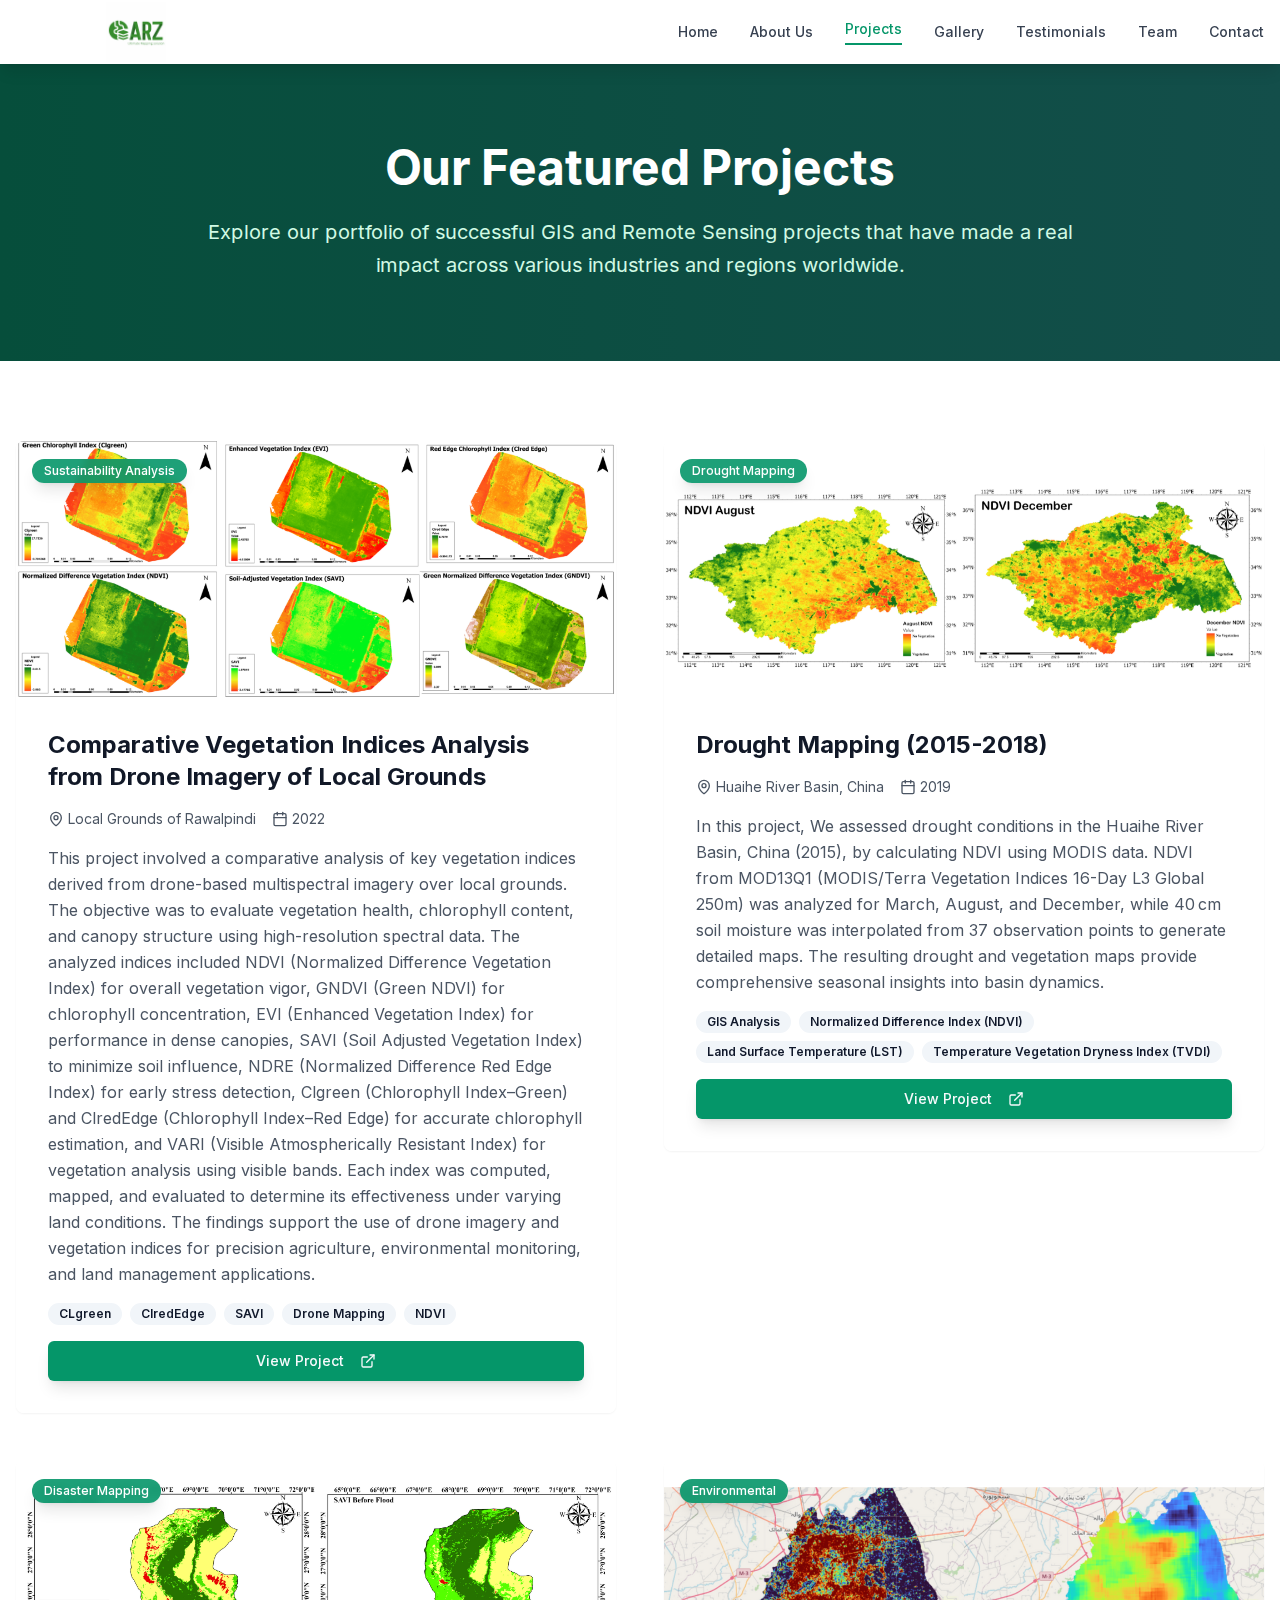
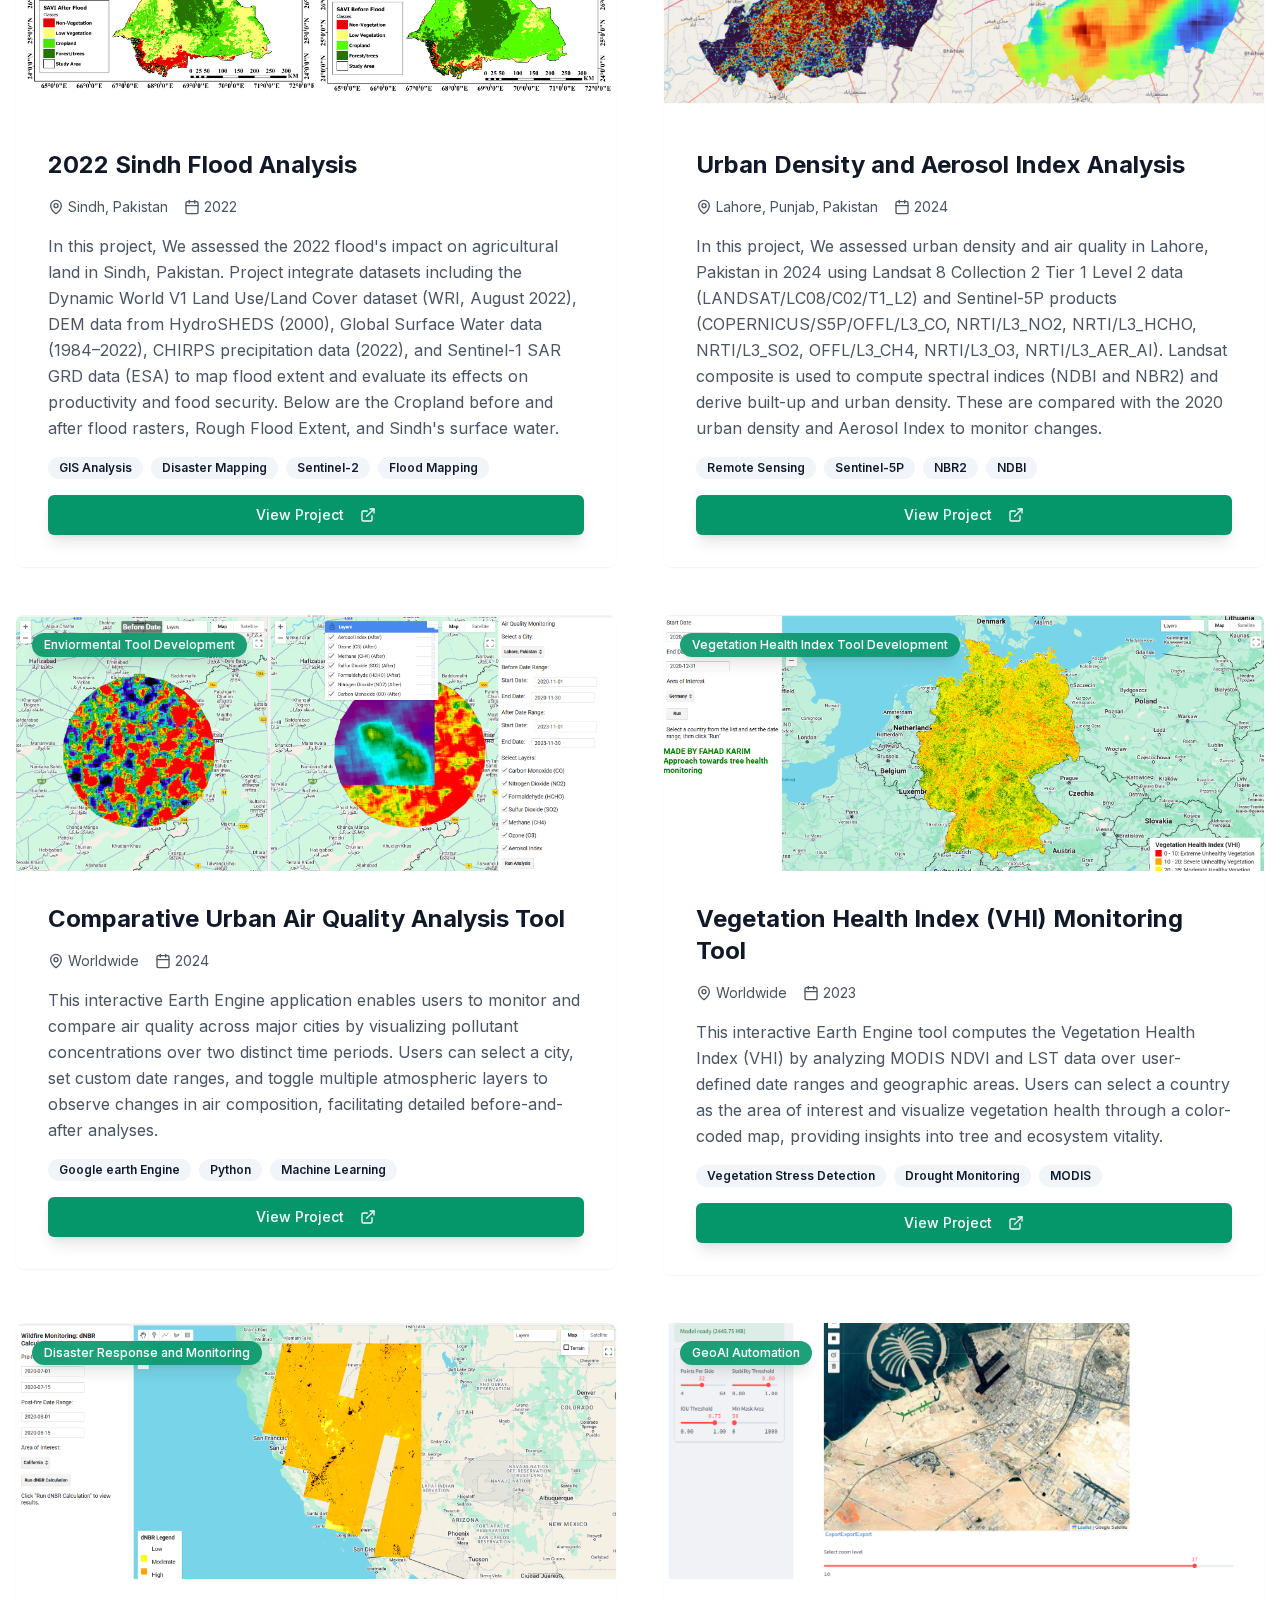
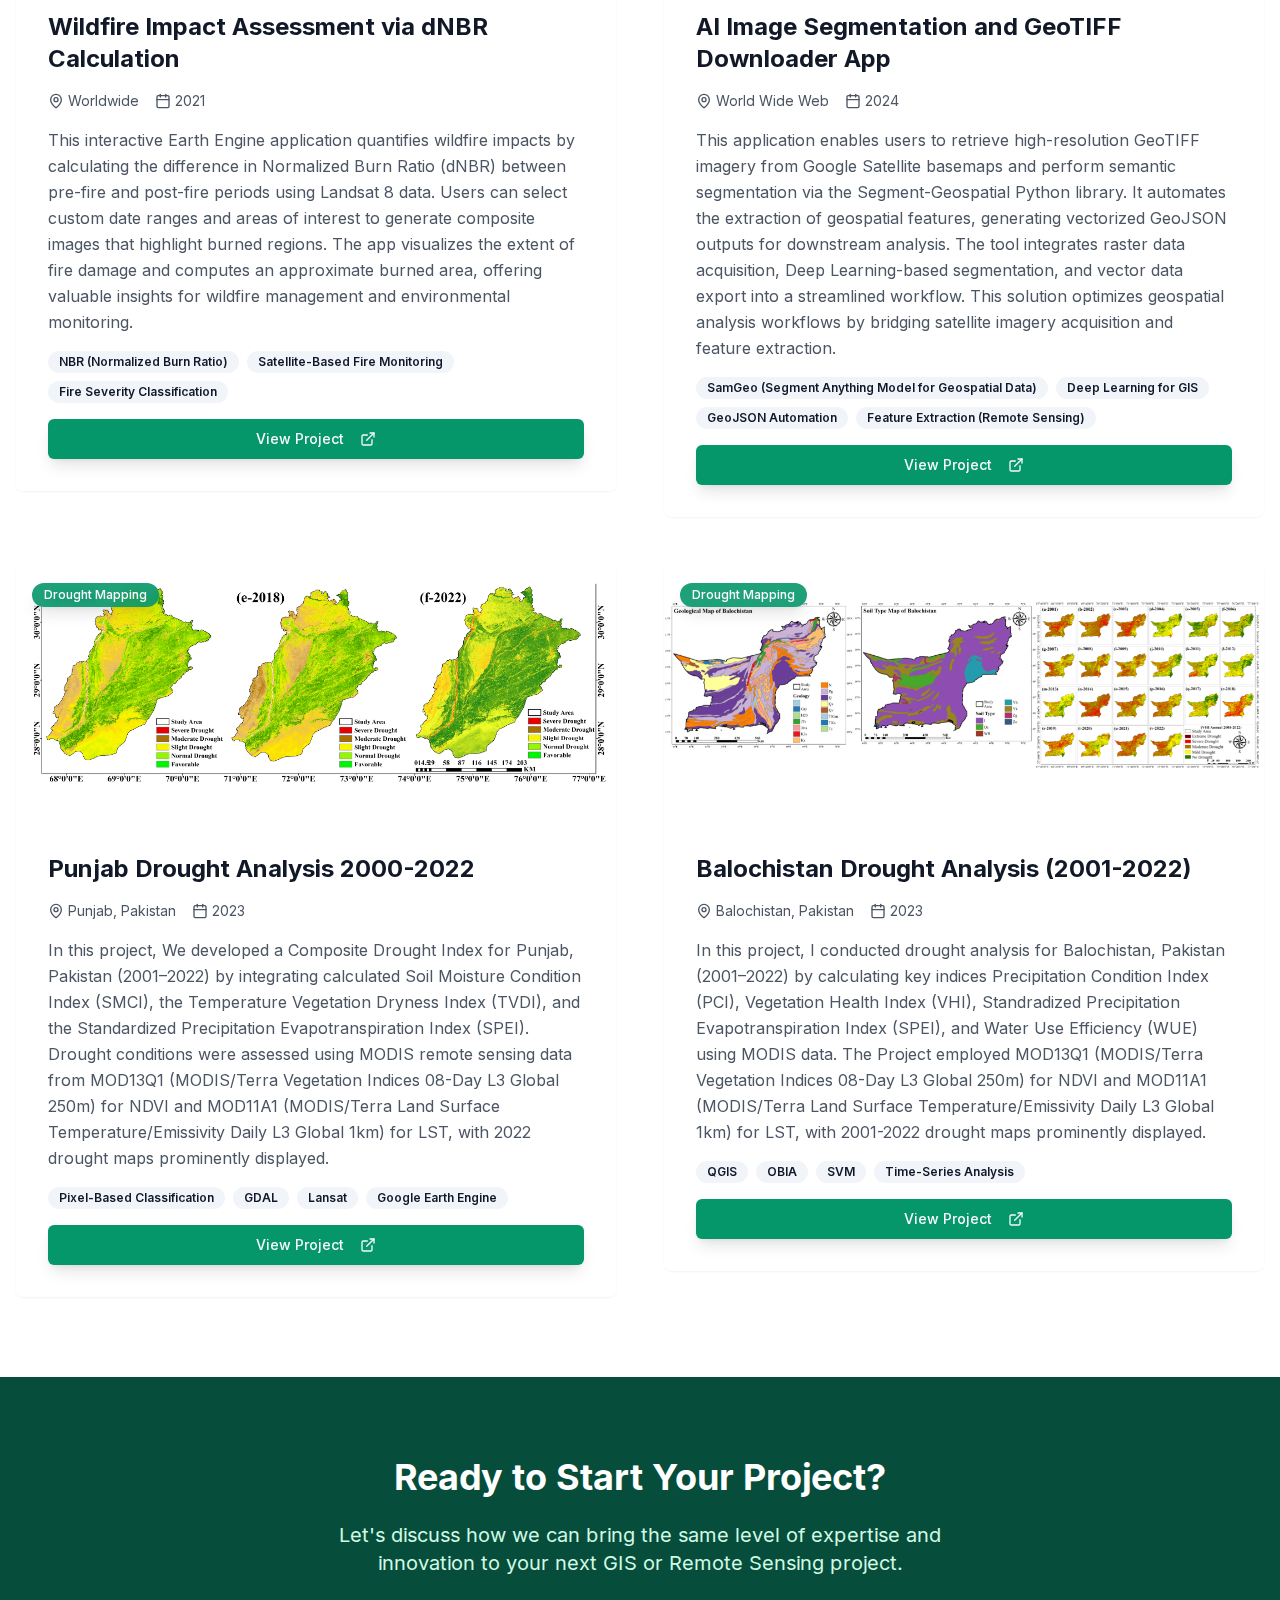
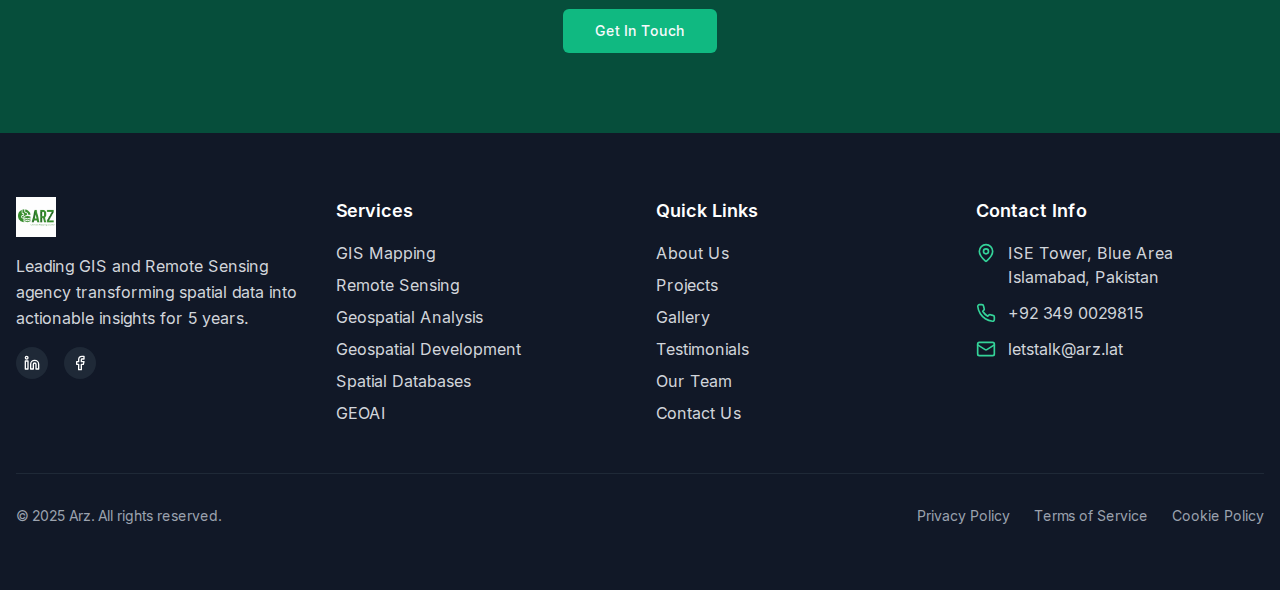
<file: projects.html>
<!DOCTYPE html><html lang="en"><head><meta charSet="utf-8"/><meta name="viewport" content="width=device-width, initial-scale=1"/><link rel="stylesheet" href="/_next/static/css/f299a5a7374d0d48.css" data-precedence="next"/><link rel="preload" as="script" fetchPriority="low" href="/_next/static/chunks/webpack-66e446390485b17a.js"/><script src="/_next/static/chunks/4bd1b696-98fbf86a5d33fc8e.js" async=""></script><script src="/_next/static/chunks/684-7db9cc1a895c1b97.js" async=""></script><script src="/_next/static/chunks/main-app-2341ff1abfc82e60.js" async=""></script><script src="/_next/static/chunks/63-c13178bb6f1aded7.js" async=""></script><script src="/_next/static/chunks/598-65a85430528df68f.js" async=""></script><script src="/_next/static/chunks/874-5e062d0d0b7bf03c.js" async=""></script><script src="/_next/static/chunks/app/layout-0ab22feefce9ebf9.js" async=""></script><script src="/_next/static/chunks/app/projects/page-00e7e2a989359731.js" async=""></script><script src="/_next/static/chunks/app/page-b3955dddd4879f8a.js" async=""></script><title>Arz (The Ultimate Mapping Solution)</title><meta name="description" content="Leading GIS and Remote Sensing agency transforming spatial data into actionable insights. Expert solutions for mapping, analysis, and geospatial intelligence."/><meta name="generator" content="v0.dev"/><meta name="keywords" content="GIS, Remote Sensing, Spatial Analysis, Mapping, Geospatial, Satellite Imagery, Geographic Information Systems, Arz, spatial analysis, mapping, geospatial, satellite imagery, geographic information systems"/><link rel="shortcut icon" href="/arz.png"/><link rel="icon" href="/arz.png"/><link rel="apple-touch-icon" href="/arz.png"/><script src="/_next/static/chunks/polyfills-42372ed130431b0a.js" noModule=""></script></head><body class="__className_e8ce0c"><nav class="bg-white shadow-lg sticky top-0 z-50"><div class="container mx-auto px-4"><div class="flex justify-between items-center h-16"><a class="flex items-center space-x-2" href="/"><div class="w-60 h-60 rounded-lg flex items-center justify-center"><img alt="Company Logo" loading="lazy" width="60" height="60" decoding="async" data-nimg="1" class="object-contain" style="color:transparent" src="/arz.png"/></div></a><div class="hidden lg:flex items-center space-x-8"><a class="text-sm font-medium transition-all duration-300 hover:text-emerald-600 hover:-translate-y-0.5 text-gray-700" href="/">Home</a><a class="text-sm font-medium transition-all duration-300 hover:text-emerald-600 hover:-translate-y-0.5 text-gray-700" href="/about">About Us</a><a class="text-sm font-medium transition-all duration-300 hover:text-emerald-600 hover:-translate-y-0.5 text-emerald-600 border-b-2 border-emerald-600 pb-1" href="/projects">Projects</a><a class="text-sm font-medium transition-all duration-300 hover:text-emerald-600 hover:-translate-y-0.5 text-gray-700" href="/gallery">Gallery</a><a class="text-sm font-medium transition-all duration-300 hover:text-emerald-600 hover:-translate-y-0.5 text-gray-700" href="/testimonials">Testimonials</a><a class="text-sm font-medium transition-all duration-300 hover:text-emerald-600 hover:-translate-y-0.5 text-gray-700" href="/team">Team</a><a class="text-sm font-medium transition-all duration-300 hover:text-emerald-600 hover:-translate-y-0.5 text-gray-700" href="/contact">Contact</a></div><div class="lg:hidden"><button class="text-gray-700 hover:text-emerald-600 transition-all duration-300 hover:scale-110"><svg xmlns="http://www.w3.org/2000/svg" width="24" height="24" viewBox="0 0 24 24" fill="none" stroke="currentColor" stroke-width="2" stroke-linecap="round" stroke-linejoin="round" class="lucide lucide-menu h-6 w-6"><line x1="4" x2="20" y1="12" y2="12"></line><line x1="4" x2="20" y1="6" y2="6"></line><line x1="4" x2="20" y1="18" y2="18"></line></svg></button></div></div></div></nav><main><div class="flex flex-col min-h-screen"><section class="bg-gradient-to-r from-emerald-900 to-teal-900 text-white py-20"><div class="container mx-auto px-4"><div class="max-w-4xl mx-auto text-center"><h1 class="text-5xl font-bold mb-6">Our Featured Projects</h1><p class="text-xl text-emerald-100 leading-relaxed">Explore our portfolio of successful GIS and Remote Sensing projects that have made a real impact across various industries and regions worldwide.</p></div></div></section><section class="py-20"><div class="container mx-auto px-4"><div class="grid lg:grid-cols-2 gap-12"><div class="transition-all duration-600 ease-out opacity-0 translate-y-4" style="transition-delay:0s"><div class="rounded-lg text-card-foreground shadow-sm overflow-hidden hover:shadow-2xl hover:-translate-y-3 transition-all duration-500 group border-0 bg-white/95 backdrop-blur-sm"><div class="relative overflow-hidden"><img alt="Comparative Vegetation Indices Analysis from Drone Imagery of Local Grounds" loading="lazy" width="400" height="300" decoding="async" data-nimg="1" class="w-full h-64 object-cover group-hover:scale-110 transition-transform duration-500" style="color:transparent" src="/uav.png?height=300&amp;width=400"/><div class="absolute inset-0 bg-gradient-to-t from-emerald-900/80 via-emerald-900/20 to-transparent opacity-0 group-hover:opacity-100 transition-all duration-500"></div><div class="absolute top-4 left-4 transform group-hover:scale-105 transition-transform duration-300"><div class="inline-flex items-center rounded-full text-xs transition-colors focus:outline-none focus:ring-2 focus:ring-ring focus:ring-offset-2 border-transparent hover:bg-primary/80 bg-emerald-600/90 text-white shadow-lg backdrop-blur-sm border-0 font-medium px-3 py-1">Sustainability Analysis</div></div></div><div class="p-8"><div class="space-y-4"><h3 class="text-2xl font-bold text-gray-900 group-hover:text-emerald-600 transition-colors duration-300">Comparative Vegetation Indices Analysis from Drone Imagery of Local Grounds</h3><div class="flex items-center gap-4 text-sm text-gray-600"><div class="flex items-center gap-1"><svg xmlns="http://www.w3.org/2000/svg" width="24" height="24" viewBox="0 0 24 24" fill="none" stroke="currentColor" stroke-width="2" stroke-linecap="round" stroke-linejoin="round" class="lucide lucide-map-pin h-4 w-4"><path d="M20 10c0 4.993-5.539 10.193-7.399 11.799a1 1 0 0 1-1.202 0C9.539 20.193 4 14.993 4 10a8 8 0 0 1 16 0"></path><circle cx="12" cy="10" r="3"></circle></svg>Local Grounds of Rawalpindi</div><div class="flex items-center gap-1"><svg xmlns="http://www.w3.org/2000/svg" width="24" height="24" viewBox="0 0 24 24" fill="none" stroke="currentColor" stroke-width="2" stroke-linecap="round" stroke-linejoin="round" class="lucide lucide-calendar h-4 w-4"><path d="M8 2v4"></path><path d="M16 2v4"></path><rect width="18" height="18" x="3" y="4" rx="2"></rect><path d="M3 10h18"></path></svg>2022</div></div><p class="text-gray-600 leading-relaxed">This project involved a comparative analysis of key vegetation indices derived from drone-based multispectral imagery over local grounds. The objective was to evaluate vegetation health, chlorophyll content, and canopy structure using high-resolution spectral data. The analyzed indices included NDVI (Normalized Difference Vegetation Index) for overall vegetation vigor, GNDVI (Green NDVI) for chlorophyll concentration, EVI (Enhanced Vegetation Index) for performance in dense canopies, SAVI (Soil Adjusted Vegetation Index) to minimize soil influence, NDRE (Normalized Difference Red Edge Index) for early stress detection, Clgreen (Chlorophyll Index–Green) and ClredEdge (Chlorophyll Index–Red Edge) for accurate chlorophyll estimation, and VARI (Visible Atmospherically Resistant Index) for vegetation analysis using visible bands. Each index was computed, mapped, and evaluated to determine its effectiveness under varying land conditions. The findings support the use of drone imagery and vegetation indices for precision agriculture, environmental monitoring, and land management applications.</p><div class="flex flex-wrap gap-2"><div class="inline-flex items-center rounded-full border px-2.5 py-0.5 font-semibold transition-colors focus:outline-none focus:ring-2 focus:ring-ring focus:ring-offset-2 border-transparent bg-secondary text-secondary-foreground hover:bg-secondary/80 text-xs">CLgreen</div><div class="inline-flex items-center rounded-full border px-2.5 py-0.5 font-semibold transition-colors focus:outline-none focus:ring-2 focus:ring-ring focus:ring-offset-2 border-transparent bg-secondary text-secondary-foreground hover:bg-secondary/80 text-xs">ClredEdge</div><div class="inline-flex items-center rounded-full border px-2.5 py-0.5 font-semibold transition-colors focus:outline-none focus:ring-2 focus:ring-ring focus:ring-offset-2 border-transparent bg-secondary text-secondary-foreground hover:bg-secondary/80 text-xs">SAVI</div><div class="inline-flex items-center rounded-full border px-2.5 py-0.5 font-semibold transition-colors focus:outline-none focus:ring-2 focus:ring-ring focus:ring-offset-2 border-transparent bg-secondary text-secondary-foreground hover:bg-secondary/80 text-xs">Drone Mapping</div><div class="inline-flex items-center rounded-full border px-2.5 py-0.5 font-semibold transition-colors focus:outline-none focus:ring-2 focus:ring-ring focus:ring-offset-2 border-transparent bg-secondary text-secondary-foreground hover:bg-secondary/80 text-xs">NDVI</div></div><a target="_blank" rel="noopener noreferrer" class="inline-flex items-center justify-center gap-2 whitespace-nowrap rounded-md text-sm font-medium ring-offset-background focus-visible:outline-none focus-visible:ring-2 focus-visible:ring-ring focus-visible:ring-offset-2 disabled:pointer-events-none disabled:opacity-50 [&amp;_svg]:pointer-events-none [&amp;_svg]:size-4 [&amp;_svg]:shrink-0 text-primary-foreground h-10 px-4 py-2 w-full bg-emerald-600 hover:bg-emerald-700 transform hover:scale-105 transition-all duration-200 shadow-lg">View Project<svg xmlns="http://www.w3.org/2000/svg" width="24" height="24" viewBox="0 0 24 24" fill="none" stroke="currentColor" stroke-width="2" stroke-linecap="round" stroke-linejoin="round" class="lucide lucide-external-link ml-2 h-4 w-4"><path d="M15 3h6v6"></path><path d="M10 14 21 3"></path><path d="M18 13v6a2 2 0 0 1-2 2H5a2 2 0 0 1-2-2V8a2 2 0 0 1 2-2h6"></path></svg></a></div></div></div></div><div class="transition-all duration-600 ease-out opacity-0 translate-y-4" style="transition-delay:0s"><div class="rounded-lg text-card-foreground shadow-sm overflow-hidden hover:shadow-2xl hover:-translate-y-3 transition-all duration-500 group border-0 bg-white/95 backdrop-blur-sm"><div class="relative overflow-hidden"><img alt="Drought Mapping (2015-2018)" loading="lazy" width="400" height="300" decoding="async" data-nimg="1" class="w-full h-64 object-cover group-hover:scale-110 transition-transform duration-500" style="color:transparent" src="/huiahe.png?height=300&amp;width=400"/><div class="absolute inset-0 bg-gradient-to-t from-emerald-900/80 via-emerald-900/20 to-transparent opacity-0 group-hover:opacity-100 transition-all duration-500"></div><div class="absolute top-4 left-4 transform group-hover:scale-105 transition-transform duration-300"><div class="inline-flex items-center rounded-full text-xs transition-colors focus:outline-none focus:ring-2 focus:ring-ring focus:ring-offset-2 border-transparent hover:bg-primary/80 bg-emerald-600/90 text-white shadow-lg backdrop-blur-sm border-0 font-medium px-3 py-1">Drought Mapping</div></div></div><div class="p-8"><div class="space-y-4"><h3 class="text-2xl font-bold text-gray-900 group-hover:text-emerald-600 transition-colors duration-300">Drought Mapping (2015-2018)</h3><div class="flex items-center gap-4 text-sm text-gray-600"><div class="flex items-center gap-1"><svg xmlns="http://www.w3.org/2000/svg" width="24" height="24" viewBox="0 0 24 24" fill="none" stroke="currentColor" stroke-width="2" stroke-linecap="round" stroke-linejoin="round" class="lucide lucide-map-pin h-4 w-4"><path d="M20 10c0 4.993-5.539 10.193-7.399 11.799a1 1 0 0 1-1.202 0C9.539 20.193 4 14.993 4 10a8 8 0 0 1 16 0"></path><circle cx="12" cy="10" r="3"></circle></svg>Huaihe River Basin, China</div><div class="flex items-center gap-1"><svg xmlns="http://www.w3.org/2000/svg" width="24" height="24" viewBox="0 0 24 24" fill="none" stroke="currentColor" stroke-width="2" stroke-linecap="round" stroke-linejoin="round" class="lucide lucide-calendar h-4 w-4"><path d="M8 2v4"></path><path d="M16 2v4"></path><rect width="18" height="18" x="3" y="4" rx="2"></rect><path d="M3 10h18"></path></svg>2019</div></div><p class="text-gray-600 leading-relaxed">In this project, We assessed drought conditions in the Huaihe River Basin, China (2015), by calculating NDVI using MODIS data. NDVI from MOD13Q1 (MODIS/Terra Vegetation Indices 16-Day L3 Global 250m) was analyzed for March, August, and December, while 40 cm soil moisture was interpolated from 37 observation points to generate detailed maps. The resulting drought and vegetation maps provide comprehensive seasonal insights into basin dynamics.</p><div class="flex flex-wrap gap-2"><div class="inline-flex items-center rounded-full border px-2.5 py-0.5 font-semibold transition-colors focus:outline-none focus:ring-2 focus:ring-ring focus:ring-offset-2 border-transparent bg-secondary text-secondary-foreground hover:bg-secondary/80 text-xs">GIS Analysis</div><div class="inline-flex items-center rounded-full border px-2.5 py-0.5 font-semibold transition-colors focus:outline-none focus:ring-2 focus:ring-ring focus:ring-offset-2 border-transparent bg-secondary text-secondary-foreground hover:bg-secondary/80 text-xs">Normalized Difference Index (NDVI)</div><div class="inline-flex items-center rounded-full border px-2.5 py-0.5 font-semibold transition-colors focus:outline-none focus:ring-2 focus:ring-ring focus:ring-offset-2 border-transparent bg-secondary text-secondary-foreground hover:bg-secondary/80 text-xs">Land Surface Temperature (LST)</div><div class="inline-flex items-center rounded-full border px-2.5 py-0.5 font-semibold transition-colors focus:outline-none focus:ring-2 focus:ring-ring focus:ring-offset-2 border-transparent bg-secondary text-secondary-foreground hover:bg-secondary/80 text-xs">Temperature Vegetation Dryness Index (TVDI)</div></div><a target="_blank" rel="noopener noreferrer" class="inline-flex items-center justify-center gap-2 whitespace-nowrap rounded-md text-sm font-medium ring-offset-background focus-visible:outline-none focus-visible:ring-2 focus-visible:ring-ring focus-visible:ring-offset-2 disabled:pointer-events-none disabled:opacity-50 [&amp;_svg]:pointer-events-none [&amp;_svg]:size-4 [&amp;_svg]:shrink-0 text-primary-foreground h-10 px-4 py-2 w-full bg-emerald-600 hover:bg-emerald-700 transform hover:scale-105 transition-all duration-200 shadow-lg">View Project<svg xmlns="http://www.w3.org/2000/svg" width="24" height="24" viewBox="0 0 24 24" fill="none" stroke="currentColor" stroke-width="2" stroke-linecap="round" stroke-linejoin="round" class="lucide lucide-external-link ml-2 h-4 w-4"><path d="M15 3h6v6"></path><path d="M10 14 21 3"></path><path d="M18 13v6a2 2 0 0 1-2 2H5a2 2 0 0 1-2-2V8a2 2 0 0 1 2-2h6"></path></svg></a></div></div></div></div><div class="transition-all duration-600 ease-out opacity-0 translate-y-4" style="transition-delay:0s"><div class="rounded-lg text-card-foreground shadow-sm overflow-hidden hover:shadow-2xl hover:-translate-y-3 transition-all duration-500 group border-0 bg-white/95 backdrop-blur-sm"><div class="relative overflow-hidden"><img alt="2022 Sindh Flood Analysis " loading="lazy" width="400" height="300" decoding="async" data-nimg="1" class="w-full h-64 object-cover group-hover:scale-110 transition-transform duration-500" style="color:transparent" src="/sindh1.png?height=300&amp;width=400"/><div class="absolute inset-0 bg-gradient-to-t from-emerald-900/80 via-emerald-900/20 to-transparent opacity-0 group-hover:opacity-100 transition-all duration-500"></div><div class="absolute top-4 left-4 transform group-hover:scale-105 transition-transform duration-300"><div class="inline-flex items-center rounded-full text-xs transition-colors focus:outline-none focus:ring-2 focus:ring-ring focus:ring-offset-2 border-transparent hover:bg-primary/80 bg-emerald-600/90 text-white shadow-lg backdrop-blur-sm border-0 font-medium px-3 py-1">Disaster Mapping</div></div></div><div class="p-8"><div class="space-y-4"><h3 class="text-2xl font-bold text-gray-900 group-hover:text-emerald-600 transition-colors duration-300">2022 Sindh Flood Analysis </h3><div class="flex items-center gap-4 text-sm text-gray-600"><div class="flex items-center gap-1"><svg xmlns="http://www.w3.org/2000/svg" width="24" height="24" viewBox="0 0 24 24" fill="none" stroke="currentColor" stroke-width="2" stroke-linecap="round" stroke-linejoin="round" class="lucide lucide-map-pin h-4 w-4"><path d="M20 10c0 4.993-5.539 10.193-7.399 11.799a1 1 0 0 1-1.202 0C9.539 20.193 4 14.993 4 10a8 8 0 0 1 16 0"></path><circle cx="12" cy="10" r="3"></circle></svg>Sindh, Pakistan</div><div class="flex items-center gap-1"><svg xmlns="http://www.w3.org/2000/svg" width="24" height="24" viewBox="0 0 24 24" fill="none" stroke="currentColor" stroke-width="2" stroke-linecap="round" stroke-linejoin="round" class="lucide lucide-calendar h-4 w-4"><path d="M8 2v4"></path><path d="M16 2v4"></path><rect width="18" height="18" x="3" y="4" rx="2"></rect><path d="M3 10h18"></path></svg>2022</div></div><p class="text-gray-600 leading-relaxed">In this project, We assessed the 2022 flood&#x27;s impact on agricultural land in Sindh, Pakistan. Project integrate datasets including the Dynamic World V1 Land Use/Land Cover dataset (WRI, August 2022), DEM data from HydroSHEDS (2000), Global Surface Water data (1984–2022), CHIRPS precipitation data (2022), and Sentinel-1 SAR GRD data (ESA) to map flood extent and evaluate its effects on productivity and food security. Below are the Cropland before and after flood rasters, Rough Flood Extent, and Sindh&#x27;s surface water.</p><div class="flex flex-wrap gap-2"><div class="inline-flex items-center rounded-full border px-2.5 py-0.5 font-semibold transition-colors focus:outline-none focus:ring-2 focus:ring-ring focus:ring-offset-2 border-transparent bg-secondary text-secondary-foreground hover:bg-secondary/80 text-xs">GIS Analysis</div><div class="inline-flex items-center rounded-full border px-2.5 py-0.5 font-semibold transition-colors focus:outline-none focus:ring-2 focus:ring-ring focus:ring-offset-2 border-transparent bg-secondary text-secondary-foreground hover:bg-secondary/80 text-xs">Disaster Mapping</div><div class="inline-flex items-center rounded-full border px-2.5 py-0.5 font-semibold transition-colors focus:outline-none focus:ring-2 focus:ring-ring focus:ring-offset-2 border-transparent bg-secondary text-secondary-foreground hover:bg-secondary/80 text-xs">Sentinel-2</div><div class="inline-flex items-center rounded-full border px-2.5 py-0.5 font-semibold transition-colors focus:outline-none focus:ring-2 focus:ring-ring focus:ring-offset-2 border-transparent bg-secondary text-secondary-foreground hover:bg-secondary/80 text-xs">Flood Mapping</div></div><a target="_blank" rel="noopener noreferrer" class="inline-flex items-center justify-center gap-2 whitespace-nowrap rounded-md text-sm font-medium ring-offset-background focus-visible:outline-none focus-visible:ring-2 focus-visible:ring-ring focus-visible:ring-offset-2 disabled:pointer-events-none disabled:opacity-50 [&amp;_svg]:pointer-events-none [&amp;_svg]:size-4 [&amp;_svg]:shrink-0 text-primary-foreground h-10 px-4 py-2 w-full bg-emerald-600 hover:bg-emerald-700 transform hover:scale-105 transition-all duration-200 shadow-lg">View Project<svg xmlns="http://www.w3.org/2000/svg" width="24" height="24" viewBox="0 0 24 24" fill="none" stroke="currentColor" stroke-width="2" stroke-linecap="round" stroke-linejoin="round" class="lucide lucide-external-link ml-2 h-4 w-4"><path d="M15 3h6v6"></path><path d="M10 14 21 3"></path><path d="M18 13v6a2 2 0 0 1-2 2H5a2 2 0 0 1-2-2V8a2 2 0 0 1 2-2h6"></path></svg></a></div></div></div></div><div class="transition-all duration-600 ease-out opacity-0 translate-y-4" style="transition-delay:0s"><div class="rounded-lg text-card-foreground shadow-sm overflow-hidden hover:shadow-2xl hover:-translate-y-3 transition-all duration-500 group border-0 bg-white/95 backdrop-blur-sm"><div class="relative overflow-hidden"><img alt="Urban Density and Aerosol Index Analysis " loading="lazy" width="400" height="300" decoding="async" data-nimg="1" class="w-full h-64 object-cover group-hover:scale-110 transition-transform duration-500" style="color:transparent" src="/sm.png?height=300&amp;width=400"/><div class="absolute inset-0 bg-gradient-to-t from-emerald-900/80 via-emerald-900/20 to-transparent opacity-0 group-hover:opacity-100 transition-all duration-500"></div><div class="absolute top-4 left-4 transform group-hover:scale-105 transition-transform duration-300"><div class="inline-flex items-center rounded-full text-xs transition-colors focus:outline-none focus:ring-2 focus:ring-ring focus:ring-offset-2 border-transparent hover:bg-primary/80 bg-emerald-600/90 text-white shadow-lg backdrop-blur-sm border-0 font-medium px-3 py-1">Environmental</div></div></div><div class="p-8"><div class="space-y-4"><h3 class="text-2xl font-bold text-gray-900 group-hover:text-emerald-600 transition-colors duration-300">Urban Density and Aerosol Index Analysis </h3><div class="flex items-center gap-4 text-sm text-gray-600"><div class="flex items-center gap-1"><svg xmlns="http://www.w3.org/2000/svg" width="24" height="24" viewBox="0 0 24 24" fill="none" stroke="currentColor" stroke-width="2" stroke-linecap="round" stroke-linejoin="round" class="lucide lucide-map-pin h-4 w-4"><path d="M20 10c0 4.993-5.539 10.193-7.399 11.799a1 1 0 0 1-1.202 0C9.539 20.193 4 14.993 4 10a8 8 0 0 1 16 0"></path><circle cx="12" cy="10" r="3"></circle></svg>Lahore, Punjab, Pakistan</div><div class="flex items-center gap-1"><svg xmlns="http://www.w3.org/2000/svg" width="24" height="24" viewBox="0 0 24 24" fill="none" stroke="currentColor" stroke-width="2" stroke-linecap="round" stroke-linejoin="round" class="lucide lucide-calendar h-4 w-4"><path d="M8 2v4"></path><path d="M16 2v4"></path><rect width="18" height="18" x="3" y="4" rx="2"></rect><path d="M3 10h18"></path></svg>2024</div></div><p class="text-gray-600 leading-relaxed">In this project, We assessed urban density and air quality in Lahore, Pakistan in 2024 using Landsat 8 Collection 2 Tier 1 Level 2 data (LANDSAT/LC08/C02/T1_L2) and Sentinel-5P products (COPERNICUS/S5P/OFFL/L3_CO, NRTI/L3_NO2, NRTI/L3_HCHO, NRTI/L3_SO2, OFFL/L3_CH4, NRTI/L3_O3, NRTI/L3_AER_AI). Landsat composite is used to compute spectral indices (NDBI and NBR2) and derive built-up and urban density. These are compared with the 2020 urban density and Aerosol Index to monitor changes.</p><div class="flex flex-wrap gap-2"><div class="inline-flex items-center rounded-full border px-2.5 py-0.5 font-semibold transition-colors focus:outline-none focus:ring-2 focus:ring-ring focus:ring-offset-2 border-transparent bg-secondary text-secondary-foreground hover:bg-secondary/80 text-xs">Remote Sensing</div><div class="inline-flex items-center rounded-full border px-2.5 py-0.5 font-semibold transition-colors focus:outline-none focus:ring-2 focus:ring-ring focus:ring-offset-2 border-transparent bg-secondary text-secondary-foreground hover:bg-secondary/80 text-xs">Sentinel-5P</div><div class="inline-flex items-center rounded-full border px-2.5 py-0.5 font-semibold transition-colors focus:outline-none focus:ring-2 focus:ring-ring focus:ring-offset-2 border-transparent bg-secondary text-secondary-foreground hover:bg-secondary/80 text-xs">NBR2</div><div class="inline-flex items-center rounded-full border px-2.5 py-0.5 font-semibold transition-colors focus:outline-none focus:ring-2 focus:ring-ring focus:ring-offset-2 border-transparent bg-secondary text-secondary-foreground hover:bg-secondary/80 text-xs">NDBI</div></div><a target="_blank" rel="noopener noreferrer" class="inline-flex items-center justify-center gap-2 whitespace-nowrap rounded-md text-sm font-medium ring-offset-background focus-visible:outline-none focus-visible:ring-2 focus-visible:ring-ring focus-visible:ring-offset-2 disabled:pointer-events-none disabled:opacity-50 [&amp;_svg]:pointer-events-none [&amp;_svg]:size-4 [&amp;_svg]:shrink-0 text-primary-foreground h-10 px-4 py-2 w-full bg-emerald-600 hover:bg-emerald-700 transform hover:scale-105 transition-all duration-200 shadow-lg">View Project<svg xmlns="http://www.w3.org/2000/svg" width="24" height="24" viewBox="0 0 24 24" fill="none" stroke="currentColor" stroke-width="2" stroke-linecap="round" stroke-linejoin="round" class="lucide lucide-external-link ml-2 h-4 w-4"><path d="M15 3h6v6"></path><path d="M10 14 21 3"></path><path d="M18 13v6a2 2 0 0 1-2 2H5a2 2 0 0 1-2-2V8a2 2 0 0 1 2-2h6"></path></svg></a></div></div></div></div><div class="transition-all duration-600 ease-out opacity-0 translate-y-4" style="transition-delay:0s"><div class="rounded-lg text-card-foreground shadow-sm overflow-hidden hover:shadow-2xl hover:-translate-y-3 transition-all duration-500 group border-0 bg-white/95 backdrop-blur-sm"><div class="relative overflow-hidden"><img alt="Comparative Urban Air Quality Analysis Tool" loading="lazy" width="400" height="300" decoding="async" data-nimg="1" class="w-full h-64 object-cover group-hover:scale-110 transition-transform duration-500" style="color:transparent" src="/aqi.png?height=300&amp;width=400"/><div class="absolute inset-0 bg-gradient-to-t from-emerald-900/80 via-emerald-900/20 to-transparent opacity-0 group-hover:opacity-100 transition-all duration-500"></div><div class="absolute top-4 left-4 transform group-hover:scale-105 transition-transform duration-300"><div class="inline-flex items-center rounded-full text-xs transition-colors focus:outline-none focus:ring-2 focus:ring-ring focus:ring-offset-2 border-transparent hover:bg-primary/80 bg-emerald-600/90 text-white shadow-lg backdrop-blur-sm border-0 font-medium px-3 py-1">Enviormental Tool Development</div></div></div><div class="p-8"><div class="space-y-4"><h3 class="text-2xl font-bold text-gray-900 group-hover:text-emerald-600 transition-colors duration-300">Comparative Urban Air Quality Analysis Tool</h3><div class="flex items-center gap-4 text-sm text-gray-600"><div class="flex items-center gap-1"><svg xmlns="http://www.w3.org/2000/svg" width="24" height="24" viewBox="0 0 24 24" fill="none" stroke="currentColor" stroke-width="2" stroke-linecap="round" stroke-linejoin="round" class="lucide lucide-map-pin h-4 w-4"><path d="M20 10c0 4.993-5.539 10.193-7.399 11.799a1 1 0 0 1-1.202 0C9.539 20.193 4 14.993 4 10a8 8 0 0 1 16 0"></path><circle cx="12" cy="10" r="3"></circle></svg>Worldwide</div><div class="flex items-center gap-1"><svg xmlns="http://www.w3.org/2000/svg" width="24" height="24" viewBox="0 0 24 24" fill="none" stroke="currentColor" stroke-width="2" stroke-linecap="round" stroke-linejoin="round" class="lucide lucide-calendar h-4 w-4"><path d="M8 2v4"></path><path d="M16 2v4"></path><rect width="18" height="18" x="3" y="4" rx="2"></rect><path d="M3 10h18"></path></svg>2024</div></div><p class="text-gray-600 leading-relaxed">This interactive Earth Engine application enables users to monitor and compare air quality across major cities by visualizing pollutant concentrations over two distinct time periods. Users can select a city, set custom date ranges, and toggle multiple atmospheric layers to observe changes in air composition, facilitating detailed before-and-after analyses.</p><div class="flex flex-wrap gap-2"><div class="inline-flex items-center rounded-full border px-2.5 py-0.5 font-semibold transition-colors focus:outline-none focus:ring-2 focus:ring-ring focus:ring-offset-2 border-transparent bg-secondary text-secondary-foreground hover:bg-secondary/80 text-xs">Google earth Engine</div><div class="inline-flex items-center rounded-full border px-2.5 py-0.5 font-semibold transition-colors focus:outline-none focus:ring-2 focus:ring-ring focus:ring-offset-2 border-transparent bg-secondary text-secondary-foreground hover:bg-secondary/80 text-xs">Python</div><div class="inline-flex items-center rounded-full border px-2.5 py-0.5 font-semibold transition-colors focus:outline-none focus:ring-2 focus:ring-ring focus:ring-offset-2 border-transparent bg-secondary text-secondary-foreground hover:bg-secondary/80 text-xs">Machine Learning</div></div><a href="https://code.earthengine.google.com/5fb39c7cffba934b1725efb0a748e885" target="_blank" rel="noopener noreferrer" class="inline-flex items-center justify-center gap-2 whitespace-nowrap rounded-md text-sm font-medium ring-offset-background focus-visible:outline-none focus-visible:ring-2 focus-visible:ring-ring focus-visible:ring-offset-2 disabled:pointer-events-none disabled:opacity-50 [&amp;_svg]:pointer-events-none [&amp;_svg]:size-4 [&amp;_svg]:shrink-0 text-primary-foreground h-10 px-4 py-2 w-full bg-emerald-600 hover:bg-emerald-700 transform hover:scale-105 transition-all duration-200 shadow-lg">View Project<svg xmlns="http://www.w3.org/2000/svg" width="24" height="24" viewBox="0 0 24 24" fill="none" stroke="currentColor" stroke-width="2" stroke-linecap="round" stroke-linejoin="round" class="lucide lucide-external-link ml-2 h-4 w-4"><path d="M15 3h6v6"></path><path d="M10 14 21 3"></path><path d="M18 13v6a2 2 0 0 1-2 2H5a2 2 0 0 1-2-2V8a2 2 0 0 1 2-2h6"></path></svg></a></div></div></div></div><div class="transition-all duration-600 ease-out opacity-0 translate-y-4" style="transition-delay:0s"><div class="rounded-lg text-card-foreground shadow-sm overflow-hidden hover:shadow-2xl hover:-translate-y-3 transition-all duration-500 group border-0 bg-white/95 backdrop-blur-sm"><div class="relative overflow-hidden"><img alt="Vegetation Health Index (VHI) Monitoring Tool" loading="lazy" width="400" height="300" decoding="async" data-nimg="1" class="w-full h-64 object-cover group-hover:scale-110 transition-transform duration-500" style="color:transparent" src="/vhi.png?height=300&amp;width=400"/><div class="absolute inset-0 bg-gradient-to-t from-emerald-900/80 via-emerald-900/20 to-transparent opacity-0 group-hover:opacity-100 transition-all duration-500"></div><div class="absolute top-4 left-4 transform group-hover:scale-105 transition-transform duration-300"><div class="inline-flex items-center rounded-full text-xs transition-colors focus:outline-none focus:ring-2 focus:ring-ring focus:ring-offset-2 border-transparent hover:bg-primary/80 bg-emerald-600/90 text-white shadow-lg backdrop-blur-sm border-0 font-medium px-3 py-1">Vegetation Health Index Tool Development</div></div></div><div class="p-8"><div class="space-y-4"><h3 class="text-2xl font-bold text-gray-900 group-hover:text-emerald-600 transition-colors duration-300">Vegetation Health Index (VHI) Monitoring Tool</h3><div class="flex items-center gap-4 text-sm text-gray-600"><div class="flex items-center gap-1"><svg xmlns="http://www.w3.org/2000/svg" width="24" height="24" viewBox="0 0 24 24" fill="none" stroke="currentColor" stroke-width="2" stroke-linecap="round" stroke-linejoin="round" class="lucide lucide-map-pin h-4 w-4"><path d="M20 10c0 4.993-5.539 10.193-7.399 11.799a1 1 0 0 1-1.202 0C9.539 20.193 4 14.993 4 10a8 8 0 0 1 16 0"></path><circle cx="12" cy="10" r="3"></circle></svg>Worldwide</div><div class="flex items-center gap-1"><svg xmlns="http://www.w3.org/2000/svg" width="24" height="24" viewBox="0 0 24 24" fill="none" stroke="currentColor" stroke-width="2" stroke-linecap="round" stroke-linejoin="round" class="lucide lucide-calendar h-4 w-4"><path d="M8 2v4"></path><path d="M16 2v4"></path><rect width="18" height="18" x="3" y="4" rx="2"></rect><path d="M3 10h18"></path></svg>2023</div></div><p class="text-gray-600 leading-relaxed">This interactive Earth Engine tool computes the Vegetation Health Index (VHI) by analyzing MODIS NDVI and LST data over user-defined date ranges and geographic areas. Users can select a country as the area of interest and visualize vegetation health through a color-coded map, providing insights into tree and ecosystem vitality.</p><div class="flex flex-wrap gap-2"><div class="inline-flex items-center rounded-full border px-2.5 py-0.5 font-semibold transition-colors focus:outline-none focus:ring-2 focus:ring-ring focus:ring-offset-2 border-transparent bg-secondary text-secondary-foreground hover:bg-secondary/80 text-xs">Vegetation Stress Detection</div><div class="inline-flex items-center rounded-full border px-2.5 py-0.5 font-semibold transition-colors focus:outline-none focus:ring-2 focus:ring-ring focus:ring-offset-2 border-transparent bg-secondary text-secondary-foreground hover:bg-secondary/80 text-xs">Drought Monitoring</div><div class="inline-flex items-center rounded-full border px-2.5 py-0.5 font-semibold transition-colors focus:outline-none focus:ring-2 focus:ring-ring focus:ring-offset-2 border-transparent bg-secondary text-secondary-foreground hover:bg-secondary/80 text-xs">MODIS</div></div><a href="https://code.earthengine.google.com/9860f73b3be455953ef07dd81e629bfd" target="_blank" rel="noopener noreferrer" class="inline-flex items-center justify-center gap-2 whitespace-nowrap rounded-md text-sm font-medium ring-offset-background focus-visible:outline-none focus-visible:ring-2 focus-visible:ring-ring focus-visible:ring-offset-2 disabled:pointer-events-none disabled:opacity-50 [&amp;_svg]:pointer-events-none [&amp;_svg]:size-4 [&amp;_svg]:shrink-0 text-primary-foreground h-10 px-4 py-2 w-full bg-emerald-600 hover:bg-emerald-700 transform hover:scale-105 transition-all duration-200 shadow-lg">View Project<svg xmlns="http://www.w3.org/2000/svg" width="24" height="24" viewBox="0 0 24 24" fill="none" stroke="currentColor" stroke-width="2" stroke-linecap="round" stroke-linejoin="round" class="lucide lucide-external-link ml-2 h-4 w-4"><path d="M15 3h6v6"></path><path d="M10 14 21 3"></path><path d="M18 13v6a2 2 0 0 1-2 2H5a2 2 0 0 1-2-2V8a2 2 0 0 1 2-2h6"></path></svg></a></div></div></div></div><div class="transition-all duration-600 ease-out opacity-0 translate-y-4" style="transition-delay:0s"><div class="rounded-lg text-card-foreground shadow-sm overflow-hidden hover:shadow-2xl hover:-translate-y-3 transition-all duration-500 group border-0 bg-white/95 backdrop-blur-sm"><div class="relative overflow-hidden"><img alt="Wildfire Impact Assessment via dNBR Calculation" loading="lazy" width="400" height="300" decoding="async" data-nimg="1" class="w-full h-64 object-cover group-hover:scale-110 transition-transform duration-500" style="color:transparent" src="/wf.png?height=300&amp;width=400"/><div class="absolute inset-0 bg-gradient-to-t from-emerald-900/80 via-emerald-900/20 to-transparent opacity-0 group-hover:opacity-100 transition-all duration-500"></div><div class="absolute top-4 left-4 transform group-hover:scale-105 transition-transform duration-300"><div class="inline-flex items-center rounded-full text-xs transition-colors focus:outline-none focus:ring-2 focus:ring-ring focus:ring-offset-2 border-transparent hover:bg-primary/80 bg-emerald-600/90 text-white shadow-lg backdrop-blur-sm border-0 font-medium px-3 py-1">Disaster Response and Monitoring</div></div></div><div class="p-8"><div class="space-y-4"><h3 class="text-2xl font-bold text-gray-900 group-hover:text-emerald-600 transition-colors duration-300">Wildfire Impact Assessment via dNBR Calculation</h3><div class="flex items-center gap-4 text-sm text-gray-600"><div class="flex items-center gap-1"><svg xmlns="http://www.w3.org/2000/svg" width="24" height="24" viewBox="0 0 24 24" fill="none" stroke="currentColor" stroke-width="2" stroke-linecap="round" stroke-linejoin="round" class="lucide lucide-map-pin h-4 w-4"><path d="M20 10c0 4.993-5.539 10.193-7.399 11.799a1 1 0 0 1-1.202 0C9.539 20.193 4 14.993 4 10a8 8 0 0 1 16 0"></path><circle cx="12" cy="10" r="3"></circle></svg>Worldwide</div><div class="flex items-center gap-1"><svg xmlns="http://www.w3.org/2000/svg" width="24" height="24" viewBox="0 0 24 24" fill="none" stroke="currentColor" stroke-width="2" stroke-linecap="round" stroke-linejoin="round" class="lucide lucide-calendar h-4 w-4"><path d="M8 2v4"></path><path d="M16 2v4"></path><rect width="18" height="18" x="3" y="4" rx="2"></rect><path d="M3 10h18"></path></svg>2021</div></div><p class="text-gray-600 leading-relaxed">This interactive Earth Engine application quantifies wildfire impacts by calculating the difference in Normalized Burn Ratio (dNBR) between pre-fire and post-fire periods using Landsat 8 data. Users can select custom date ranges and areas of interest to generate composite images that highlight burned regions. The app visualizes the extent of fire damage and computes an approximate burned area, offering valuable insights for wildfire management and environmental monitoring.</p><div class="flex flex-wrap gap-2"><div class="inline-flex items-center rounded-full border px-2.5 py-0.5 font-semibold transition-colors focus:outline-none focus:ring-2 focus:ring-ring focus:ring-offset-2 border-transparent bg-secondary text-secondary-foreground hover:bg-secondary/80 text-xs">NBR (Normalized Burn Ratio)</div><div class="inline-flex items-center rounded-full border px-2.5 py-0.5 font-semibold transition-colors focus:outline-none focus:ring-2 focus:ring-ring focus:ring-offset-2 border-transparent bg-secondary text-secondary-foreground hover:bg-secondary/80 text-xs">Satellite-Based Fire Monitoring</div><div class="inline-flex items-center rounded-full border px-2.5 py-0.5 font-semibold transition-colors focus:outline-none focus:ring-2 focus:ring-ring focus:ring-offset-2 border-transparent bg-secondary text-secondary-foreground hover:bg-secondary/80 text-xs">Fire Severity Classification</div></div><a href="https://code.earthengine.google.com/9860f73b3be455953ef07dd81e629bfd" target="_blank" rel="noopener noreferrer" class="inline-flex items-center justify-center gap-2 whitespace-nowrap rounded-md text-sm font-medium ring-offset-background focus-visible:outline-none focus-visible:ring-2 focus-visible:ring-ring focus-visible:ring-offset-2 disabled:pointer-events-none disabled:opacity-50 [&amp;_svg]:pointer-events-none [&amp;_svg]:size-4 [&amp;_svg]:shrink-0 text-primary-foreground h-10 px-4 py-2 w-full bg-emerald-600 hover:bg-emerald-700 transform hover:scale-105 transition-all duration-200 shadow-lg">View Project<svg xmlns="http://www.w3.org/2000/svg" width="24" height="24" viewBox="0 0 24 24" fill="none" stroke="currentColor" stroke-width="2" stroke-linecap="round" stroke-linejoin="round" class="lucide lucide-external-link ml-2 h-4 w-4"><path d="M15 3h6v6"></path><path d="M10 14 21 3"></path><path d="M18 13v6a2 2 0 0 1-2 2H5a2 2 0 0 1-2-2V8a2 2 0 0 1 2-2h6"></path></svg></a></div></div></div></div><div class="transition-all duration-600 ease-out opacity-0 translate-y-4" style="transition-delay:0s"><div class="rounded-lg text-card-foreground shadow-sm overflow-hidden hover:shadow-2xl hover:-translate-y-3 transition-all duration-500 group border-0 bg-white/95 backdrop-blur-sm"><div class="relative overflow-hidden"><img alt="AI Image Segmentation and GeoTIFF Downloader App" loading="lazy" width="400" height="300" decoding="async" data-nimg="1" class="w-full h-64 object-cover group-hover:scale-110 transition-transform duration-500" style="color:transparent" src="/seg3.png?height=300&amp;width=400"/><div class="absolute inset-0 bg-gradient-to-t from-emerald-900/80 via-emerald-900/20 to-transparent opacity-0 group-hover:opacity-100 transition-all duration-500"></div><div class="absolute top-4 left-4 transform group-hover:scale-105 transition-transform duration-300"><div class="inline-flex items-center rounded-full text-xs transition-colors focus:outline-none focus:ring-2 focus:ring-ring focus:ring-offset-2 border-transparent hover:bg-primary/80 bg-emerald-600/90 text-white shadow-lg backdrop-blur-sm border-0 font-medium px-3 py-1">GeoAI Automation</div></div></div><div class="p-8"><div class="space-y-4"><h3 class="text-2xl font-bold text-gray-900 group-hover:text-emerald-600 transition-colors duration-300">AI Image Segmentation and GeoTIFF Downloader App</h3><div class="flex items-center gap-4 text-sm text-gray-600"><div class="flex items-center gap-1"><svg xmlns="http://www.w3.org/2000/svg" width="24" height="24" viewBox="0 0 24 24" fill="none" stroke="currentColor" stroke-width="2" stroke-linecap="round" stroke-linejoin="round" class="lucide lucide-map-pin h-4 w-4"><path d="M20 10c0 4.993-5.539 10.193-7.399 11.799a1 1 0 0 1-1.202 0C9.539 20.193 4 14.993 4 10a8 8 0 0 1 16 0"></path><circle cx="12" cy="10" r="3"></circle></svg>World Wide Web</div><div class="flex items-center gap-1"><svg xmlns="http://www.w3.org/2000/svg" width="24" height="24" viewBox="0 0 24 24" fill="none" stroke="currentColor" stroke-width="2" stroke-linecap="round" stroke-linejoin="round" class="lucide lucide-calendar h-4 w-4"><path d="M8 2v4"></path><path d="M16 2v4"></path><rect width="18" height="18" x="3" y="4" rx="2"></rect><path d="M3 10h18"></path></svg>2024</div></div><p class="text-gray-600 leading-relaxed">This application enables users to retrieve high-resolution GeoTIFF imagery from Google Satellite basemaps and perform semantic segmentation via the Segment-Geospatial Python library. It automates the extraction of geospatial features, generating vectorized GeoJSON outputs for downstream analysis. The tool integrates raster data acquisition, Deep Learning-based segmentation, and vector data export into a streamlined workflow. This solution optimizes geospatial analysis workflows by bridging satellite imagery acquisition and feature extraction.</p><div class="flex flex-wrap gap-2"><div class="inline-flex items-center rounded-full border px-2.5 py-0.5 font-semibold transition-colors focus:outline-none focus:ring-2 focus:ring-ring focus:ring-offset-2 border-transparent bg-secondary text-secondary-foreground hover:bg-secondary/80 text-xs">SamGeo (Segment Anything Model for Geospatial Data)</div><div class="inline-flex items-center rounded-full border px-2.5 py-0.5 font-semibold transition-colors focus:outline-none focus:ring-2 focus:ring-ring focus:ring-offset-2 border-transparent bg-secondary text-secondary-foreground hover:bg-secondary/80 text-xs">Deep Learning for GIS</div><div class="inline-flex items-center rounded-full border px-2.5 py-0.5 font-semibold transition-colors focus:outline-none focus:ring-2 focus:ring-ring focus:ring-offset-2 border-transparent bg-secondary text-secondary-foreground hover:bg-secondary/80 text-xs">GeoJSON Automation</div><div class="inline-flex items-center rounded-full border px-2.5 py-0.5 font-semibold transition-colors focus:outline-none focus:ring-2 focus:ring-ring focus:ring-offset-2 border-transparent bg-secondary text-secondary-foreground hover:bg-secondary/80 text-xs">Feature Extraction (Remote Sensing)</div></div><a href="https://github.com/Fahadk2103/Segmentation-App" target="_blank" rel="noopener noreferrer" class="inline-flex items-center justify-center gap-2 whitespace-nowrap rounded-md text-sm font-medium ring-offset-background focus-visible:outline-none focus-visible:ring-2 focus-visible:ring-ring focus-visible:ring-offset-2 disabled:pointer-events-none disabled:opacity-50 [&amp;_svg]:pointer-events-none [&amp;_svg]:size-4 [&amp;_svg]:shrink-0 text-primary-foreground h-10 px-4 py-2 w-full bg-emerald-600 hover:bg-emerald-700 transform hover:scale-105 transition-all duration-200 shadow-lg">View Project<svg xmlns="http://www.w3.org/2000/svg" width="24" height="24" viewBox="0 0 24 24" fill="none" stroke="currentColor" stroke-width="2" stroke-linecap="round" stroke-linejoin="round" class="lucide lucide-external-link ml-2 h-4 w-4"><path d="M15 3h6v6"></path><path d="M10 14 21 3"></path><path d="M18 13v6a2 2 0 0 1-2 2H5a2 2 0 0 1-2-2V8a2 2 0 0 1 2-2h6"></path></svg></a></div></div></div></div><div class="transition-all duration-600 ease-out opacity-0 translate-y-4" style="transition-delay:0s"><div class="rounded-lg text-card-foreground shadow-sm overflow-hidden hover:shadow-2xl hover:-translate-y-3 transition-all duration-500 group border-0 bg-white/95 backdrop-blur-sm"><div class="relative overflow-hidden"><img alt="Punjab Drought Analysis 2000-2022" loading="lazy" width="400" height="300" decoding="async" data-nimg="1" class="w-full h-64 object-cover group-hover:scale-110 transition-transform duration-500" style="color:transparent" src="/punjab.png?height=300&amp;width=400"/><div class="absolute inset-0 bg-gradient-to-t from-emerald-900/80 via-emerald-900/20 to-transparent opacity-0 group-hover:opacity-100 transition-all duration-500"></div><div class="absolute top-4 left-4 transform group-hover:scale-105 transition-transform duration-300"><div class="inline-flex items-center rounded-full text-xs transition-colors focus:outline-none focus:ring-2 focus:ring-ring focus:ring-offset-2 border-transparent hover:bg-primary/80 bg-emerald-600/90 text-white shadow-lg backdrop-blur-sm border-0 font-medium px-3 py-1">Drought Mapping</div></div></div><div class="p-8"><div class="space-y-4"><h3 class="text-2xl font-bold text-gray-900 group-hover:text-emerald-600 transition-colors duration-300">Punjab Drought Analysis 2000-2022</h3><div class="flex items-center gap-4 text-sm text-gray-600"><div class="flex items-center gap-1"><svg xmlns="http://www.w3.org/2000/svg" width="24" height="24" viewBox="0 0 24 24" fill="none" stroke="currentColor" stroke-width="2" stroke-linecap="round" stroke-linejoin="round" class="lucide lucide-map-pin h-4 w-4"><path d="M20 10c0 4.993-5.539 10.193-7.399 11.799a1 1 0 0 1-1.202 0C9.539 20.193 4 14.993 4 10a8 8 0 0 1 16 0"></path><circle cx="12" cy="10" r="3"></circle></svg>Punjab, Pakistan</div><div class="flex items-center gap-1"><svg xmlns="http://www.w3.org/2000/svg" width="24" height="24" viewBox="0 0 24 24" fill="none" stroke="currentColor" stroke-width="2" stroke-linecap="round" stroke-linejoin="round" class="lucide lucide-calendar h-4 w-4"><path d="M8 2v4"></path><path d="M16 2v4"></path><rect width="18" height="18" x="3" y="4" rx="2"></rect><path d="M3 10h18"></path></svg>2023</div></div><p class="text-gray-600 leading-relaxed">In this project, We developed a Composite Drought Index for Punjab, Pakistan (2001–2022) by integrating calculated Soil Moisture Condition Index (SMCI), the Temperature Vegetation Dryness Index (TVDI), and the Standardized Precipitation Evapotranspiration Index (SPEI). Drought conditions were assessed using MODIS remote sensing data from MOD13Q1 (MODIS/Terra Vegetation Indices 08-Day L3 Global 250m) for NDVI and MOD11A1 (MODIS/Terra Land Surface Temperature/Emissivity Daily L3 Global 1km) for LST, with 2022 drought maps prominently displayed.</p><div class="flex flex-wrap gap-2"><div class="inline-flex items-center rounded-full border px-2.5 py-0.5 font-semibold transition-colors focus:outline-none focus:ring-2 focus:ring-ring focus:ring-offset-2 border-transparent bg-secondary text-secondary-foreground hover:bg-secondary/80 text-xs">Pixel-Based Classification</div><div class="inline-flex items-center rounded-full border px-2.5 py-0.5 font-semibold transition-colors focus:outline-none focus:ring-2 focus:ring-ring focus:ring-offset-2 border-transparent bg-secondary text-secondary-foreground hover:bg-secondary/80 text-xs">GDAL</div><div class="inline-flex items-center rounded-full border px-2.5 py-0.5 font-semibold transition-colors focus:outline-none focus:ring-2 focus:ring-ring focus:ring-offset-2 border-transparent bg-secondary text-secondary-foreground hover:bg-secondary/80 text-xs">Lansat</div><div class="inline-flex items-center rounded-full border px-2.5 py-0.5 font-semibold transition-colors focus:outline-none focus:ring-2 focus:ring-ring focus:ring-offset-2 border-transparent bg-secondary text-secondary-foreground hover:bg-secondary/80 text-xs">Google Earth Engine</div></div><a target="_blank" rel="noopener noreferrer" class="inline-flex items-center justify-center gap-2 whitespace-nowrap rounded-md text-sm font-medium ring-offset-background focus-visible:outline-none focus-visible:ring-2 focus-visible:ring-ring focus-visible:ring-offset-2 disabled:pointer-events-none disabled:opacity-50 [&amp;_svg]:pointer-events-none [&amp;_svg]:size-4 [&amp;_svg]:shrink-0 text-primary-foreground h-10 px-4 py-2 w-full bg-emerald-600 hover:bg-emerald-700 transform hover:scale-105 transition-all duration-200 shadow-lg">View Project<svg xmlns="http://www.w3.org/2000/svg" width="24" height="24" viewBox="0 0 24 24" fill="none" stroke="currentColor" stroke-width="2" stroke-linecap="round" stroke-linejoin="round" class="lucide lucide-external-link ml-2 h-4 w-4"><path d="M15 3h6v6"></path><path d="M10 14 21 3"></path><path d="M18 13v6a2 2 0 0 1-2 2H5a2 2 0 0 1-2-2V8a2 2 0 0 1 2-2h6"></path></svg></a></div></div></div></div><div class="transition-all duration-600 ease-out opacity-0 translate-y-4" style="transition-delay:0s"><div class="rounded-lg text-card-foreground shadow-sm overflow-hidden hover:shadow-2xl hover:-translate-y-3 transition-all duration-500 group border-0 bg-white/95 backdrop-blur-sm"><div class="relative overflow-hidden"><img alt="Balochistan Drought Analysis (2001-2022)" loading="lazy" width="400" height="300" decoding="async" data-nimg="1" class="w-full h-64 object-cover group-hover:scale-110 transition-transform duration-500" style="color:transparent" src="/balochistan.png?height=300&amp;width=400"/><div class="absolute inset-0 bg-gradient-to-t from-emerald-900/80 via-emerald-900/20 to-transparent opacity-0 group-hover:opacity-100 transition-all duration-500"></div><div class="absolute top-4 left-4 transform group-hover:scale-105 transition-transform duration-300"><div class="inline-flex items-center rounded-full text-xs transition-colors focus:outline-none focus:ring-2 focus:ring-ring focus:ring-offset-2 border-transparent hover:bg-primary/80 bg-emerald-600/90 text-white shadow-lg backdrop-blur-sm border-0 font-medium px-3 py-1">Drought Mapping</div></div></div><div class="p-8"><div class="space-y-4"><h3 class="text-2xl font-bold text-gray-900 group-hover:text-emerald-600 transition-colors duration-300">Balochistan Drought Analysis (2001-2022)</h3><div class="flex items-center gap-4 text-sm text-gray-600"><div class="flex items-center gap-1"><svg xmlns="http://www.w3.org/2000/svg" width="24" height="24" viewBox="0 0 24 24" fill="none" stroke="currentColor" stroke-width="2" stroke-linecap="round" stroke-linejoin="round" class="lucide lucide-map-pin h-4 w-4"><path d="M20 10c0 4.993-5.539 10.193-7.399 11.799a1 1 0 0 1-1.202 0C9.539 20.193 4 14.993 4 10a8 8 0 0 1 16 0"></path><circle cx="12" cy="10" r="3"></circle></svg>Balochistan, Pakistan</div><div class="flex items-center gap-1"><svg xmlns="http://www.w3.org/2000/svg" width="24" height="24" viewBox="0 0 24 24" fill="none" stroke="currentColor" stroke-width="2" stroke-linecap="round" stroke-linejoin="round" class="lucide lucide-calendar h-4 w-4"><path d="M8 2v4"></path><path d="M16 2v4"></path><rect width="18" height="18" x="3" y="4" rx="2"></rect><path d="M3 10h18"></path></svg>2023</div></div><p class="text-gray-600 leading-relaxed">In this project, I conducted drought analysis for Balochistan, Pakistan (2001–2022) by calculating key indices Precipitation Condition Index (PCI), Vegetation Health Index (VHI), Standradized Precipitation Evapotranspiration Index (SPEI), and Water Use Efficiency (WUE) using MODIS data. The Project employed MOD13Q1 (MODIS/Terra Vegetation Indices 08-Day L3 Global 250m) for NDVI and MOD11A1 (MODIS/Terra Land Surface Temperature/Emissivity Daily L3 Global 1km) for LST, with 2001-2022 drought maps prominently displayed.</p><div class="flex flex-wrap gap-2"><div class="inline-flex items-center rounded-full border px-2.5 py-0.5 font-semibold transition-colors focus:outline-none focus:ring-2 focus:ring-ring focus:ring-offset-2 border-transparent bg-secondary text-secondary-foreground hover:bg-secondary/80 text-xs">QGIS</div><div class="inline-flex items-center rounded-full border px-2.5 py-0.5 font-semibold transition-colors focus:outline-none focus:ring-2 focus:ring-ring focus:ring-offset-2 border-transparent bg-secondary text-secondary-foreground hover:bg-secondary/80 text-xs">OBIA</div><div class="inline-flex items-center rounded-full border px-2.5 py-0.5 font-semibold transition-colors focus:outline-none focus:ring-2 focus:ring-ring focus:ring-offset-2 border-transparent bg-secondary text-secondary-foreground hover:bg-secondary/80 text-xs">SVM</div><div class="inline-flex items-center rounded-full border px-2.5 py-0.5 font-semibold transition-colors focus:outline-none focus:ring-2 focus:ring-ring focus:ring-offset-2 border-transparent bg-secondary text-secondary-foreground hover:bg-secondary/80 text-xs">Time-Series Analysis</div></div><a target="_blank" rel="noopener noreferrer" class="inline-flex items-center justify-center gap-2 whitespace-nowrap rounded-md text-sm font-medium ring-offset-background focus-visible:outline-none focus-visible:ring-2 focus-visible:ring-ring focus-visible:ring-offset-2 disabled:pointer-events-none disabled:opacity-50 [&amp;_svg]:pointer-events-none [&amp;_svg]:size-4 [&amp;_svg]:shrink-0 text-primary-foreground h-10 px-4 py-2 w-full bg-emerald-600 hover:bg-emerald-700 transform hover:scale-105 transition-all duration-200 shadow-lg">View Project<svg xmlns="http://www.w3.org/2000/svg" width="24" height="24" viewBox="0 0 24 24" fill="none" stroke="currentColor" stroke-width="2" stroke-linecap="round" stroke-linejoin="round" class="lucide lucide-external-link ml-2 h-4 w-4"><path d="M15 3h6v6"></path><path d="M10 14 21 3"></path><path d="M18 13v6a2 2 0 0 1-2 2H5a2 2 0 0 1-2-2V8a2 2 0 0 1 2-2h6"></path></svg></a></div></div></div></div></div></div></section><section class="py-20 bg-emerald-900 text-white"><div class="container mx-auto px-4 text-center"><h2 class="text-4xl font-bold mb-6">Ready to Start Your Project?</h2><p class="text-xl text-emerald-100 mb-8 max-w-2xl mx-auto">Let&#x27;s discuss how we can bring the same level of expertise and innovation to your next GIS or Remote Sensing project.</p><button class="inline-flex items-center justify-center gap-2 whitespace-nowrap text-sm font-medium ring-offset-background focus-visible:outline-none focus-visible:ring-2 focus-visible:ring-ring focus-visible:ring-offset-2 disabled:pointer-events-none disabled:opacity-50 [&amp;_svg]:pointer-events-none [&amp;_svg]:size-4 [&amp;_svg]:shrink-0 text-primary-foreground h-11 rounded-md px-8 bg-emerald-500 hover:bg-emerald-600 transform hover:scale-105 transition-all duration-200">Get In Touch</button></div></section></div></main><footer class="bg-gray-900 text-white"><div class="container mx-auto px-4 py-16"><div class="grid md:grid-cols-2 lg:grid-cols-4 gap-8"><div class="space-y-4"><div class="flex items-center space-x-2"><div class="w-10 h-10 rounded-lg flex items-center justify-center"><img alt="Company Logo" loading="lazy" width="80" height="80" decoding="async" data-nimg="1" class="object-contain" style="color:transparent" src="/arz.png"/></div></div><p class="text-gray-300 leading-relaxed">Leading GIS and Remote Sensing agency transforming spatial data into actionable insights for 5 years.</p><div class="flex space-x-4"><div class="w-8 h-8 bg-gray-800 rounded-full flex items-center justify-center hover:bg-emerald-600 hover:scale-110 transition-all duration-300 cursor-pointer"><svg xmlns="http://www.w3.org/2000/svg" width="24" height="24" viewBox="0 0 24 24" fill="none" stroke="currentColor" stroke-width="2" stroke-linecap="round" stroke-linejoin="round" class="lucide lucide-linkedin h-4 w-4"><path d="M16 8a6 6 0 0 1 6 6v7h-4v-7a2 2 0 0 0-2-2 2 2 0 0 0-2 2v7h-4v-7a6 6 0 0 1 6-6z"></path><rect width="4" height="12" x="2" y="9"></rect><circle cx="4" cy="4" r="2"></circle></svg></div><div class="w-8 h-8 bg-gray-800 rounded-full flex items-center justify-center hover:bg-emerald-600 hover:scale-110 transition-all duration-300 cursor-pointer"><svg xmlns="http://www.w3.org/2000/svg" width="24" height="24" viewBox="0 0 24 24" fill="none" stroke="currentColor" stroke-width="2" stroke-linecap="round" stroke-linejoin="round" class="lucide lucide-facebook h-4 w-4"><path d="M18 2h-3a5 5 0 0 0-5 5v3H7v4h3v8h4v-8h3l1-4h-4V7a1 1 0 0 1 1-1h3z"></path></svg></div></div></div><div><h3 class="text-lg font-semibold mb-4">Services</h3><ul class="space-y-2 text-gray-300"><li><a class="hover:text-emerald-400 hover:translate-x-1 transition-all duration-300 inline-block" href="#">GIS Mapping</a></li><li><a class="hover:text-emerald-400 hover:translate-x-1 transition-all duration-300 inline-block" href="#">Remote Sensing</a></li><li><a class="hover:text-emerald-400 hover:translate-x-1 transition-all duration-300 inline-block" href="#">Geospatial Analysis</a></li><li><a class="hover:text-emerald-400 hover:translate-x-1 transition-all duration-300 inline-block" href="#">Geospatial Development</a></li><li><a class="hover:text-emerald-400 hover:translate-x-1 transition-all duration-300 inline-block" href="#">Spatial Databases</a></li><li><a class="hover:text-emerald-400 hover:translate-x-1 transition-all duration-300 inline-block" href="#">GEOAI</a></li></ul></div><div><h3 class="text-lg font-semibold mb-4">Quick Links</h3><ul class="space-y-2 text-gray-300"><li><a class="hover:text-emerald-400 hover:translate-x-1 transition-all duration-300 inline-block" href="/about">About Us</a></li><li><a class="hover:text-emerald-400 hover:translate-x-1 transition-all duration-300 inline-block" href="/projects">Projects</a></li><li><a class="hover:text-emerald-400 hover:translate-x-1 transition-all duration-300 inline-block" href="/gallery">Gallery</a></li><li><a class="hover:text-emerald-400 hover:translate-x-1 transition-all duration-300 inline-block" href="/testimonials">Testimonials</a></li><li><a class="hover:text-emerald-400 hover:translate-x-1 transition-all duration-300 inline-block" href="/team">Our Team</a></li><li><a class="hover:text-emerald-400 hover:translate-x-1 transition-all duration-300 inline-block" href="/contact">Contact Us</a></li></ul></div><div><h3 class="text-lg font-semibold mb-4">Contact Info</h3><div class="space-y-3 text-gray-300"><div class="flex items-start gap-3"><svg xmlns="http://www.w3.org/2000/svg" width="24" height="24" viewBox="0 0 24 24" fill="none" stroke="currentColor" stroke-width="2" stroke-linecap="round" stroke-linejoin="round" class="lucide lucide-map-pin h-5 w-5 text-emerald-400 flex-shrink-0 mt-0.5"><path d="M20 10c0 4.993-5.539 10.193-7.399 11.799a1 1 0 0 1-1.202 0C9.539 20.193 4 14.993 4 10a8 8 0 0 1 16 0"></path><circle cx="12" cy="10" r="3"></circle></svg><div><p>ISE Tower, Blue Area</p><p>Islamabad, Pakistan</p></div></div><div class="flex items-center gap-3"><svg xmlns="http://www.w3.org/2000/svg" width="24" height="24" viewBox="0 0 24 24" fill="none" stroke="currentColor" stroke-width="2" stroke-linecap="round" stroke-linejoin="round" class="lucide lucide-phone h-5 w-5 text-emerald-400"><path d="M22 16.92v3a2 2 0 0 1-2.18 2 19.79 19.79 0 0 1-8.63-3.07 19.5 19.5 0 0 1-6-6 19.79 19.79 0 0 1-3.07-8.67A2 2 0 0 1 4.11 2h3a2 2 0 0 1 2 1.72 12.84 12.84 0 0 0 .7 2.81 2 2 0 0 1-.45 2.11L8.09 9.91a16 16 0 0 0 6 6l1.27-1.27a2 2 0 0 1 2.11-.45 12.84 12.84 0 0 0 2.81.7A2 2 0 0 1 22 16.92z"></path></svg><p>+92 349 0029815</p></div><div class="flex items-center gap-3"><svg xmlns="http://www.w3.org/2000/svg" width="24" height="24" viewBox="0 0 24 24" fill="none" stroke="currentColor" stroke-width="2" stroke-linecap="round" stroke-linejoin="round" class="lucide lucide-mail h-5 w-5 text-emerald-400"><rect width="20" height="16" x="2" y="4" rx="2"></rect><path d="m22 7-8.97 5.7a1.94 1.94 0 0 1-2.06 0L2 7"></path></svg><p>letstalk@arz.lat</p></div></div></div></div><div class="border-t border-gray-800 mt-12 pt-8"><div class="flex flex-col md:flex-row justify-between items-center"><p class="text-gray-400 text-sm">© <!-- -->2025<!-- --> Arz. All rights reserved.</p><div class="flex space-x-6 mt-4 md:mt-0"><a class="text-gray-400 hover:text-emerald-400 text-sm transition-colors" href="#">Privacy Policy</a><a class="text-gray-400 hover:text-emerald-400 text-sm transition-colors" href="#">Terms of Service</a><a class="text-gray-400 hover:text-emerald-400 text-sm transition-colors" href="#">Cookie Policy</a></div></div></div></div></footer><script src="/_next/static/chunks/webpack-66e446390485b17a.js" async=""></script><script>(self.__next_f=self.__next_f||[]).push([0])</script><script>self.__next_f.push([1,"1:\"$Sreact.fragment\"\n2:I[7606,[\"63\",\"static/chunks/63-c13178bb6f1aded7.js\",\"598\",\"static/chunks/598-65a85430528df68f.js\",\"874\",\"static/chunks/874-5e062d0d0b7bf03c.js\",\"177\",\"static/chunks/app/layout-0ab22feefce9ebf9.js\"],\"default\"]\n3:I[7555,[],\"\"]\n4:I[1295,[],\"\"]\n5:I[3063,[\"63\",\"static/chunks/63-c13178bb6f1aded7.js\",\"893\",\"static/chunks/app/projects/page-00e7e2a989359731.js\"],\"Image\"]\n6:I[6874,[\"63\",\"static/chunks/63-c13178bb6f1aded7.js\",\"874\",\"static/chunks/874-5e062d0d0b7bf03c.js\",\"974\",\"static/chunks/app/page-b3955dddd4879f8a.js\"],\"\"]\n7:I[2454,[\"63\",\"static/chunks/63-c13178bb6f1aded7.js\",\"893\",\"static/chunks/app/projects/page-00e7e2a989359731.js\"],\"default\"]\n9:I[9665,[],\"OutletBoundary\"]\nc:I[9665,[],\"ViewportBoundary\"]\ne:I[9665,[],\"MetadataBoundary\"]\n10:I[6614,[],\"\"]\n:HL[\"/_next/static/css/f299a5a7374d0d48.css\",\"style\"]\n8:T451,This project involved a comparative analysis of key vegetation indices derived from drone-based multispectral imagery over local grounds. The objective was to evaluate vegetation health, chlorophyll content, and canopy structure using high-resolution spectral data. The analyzed indices included NDVI (Normalized Difference Vegetation Index) for overall vegetation vigor, GNDVI (Green NDVI) for chlorophyll concentration, EVI (Enhanced Vegetation Index) for performance in dense canopies, SAVI (Soil Adjusted Vegetation Index) to minimize soil influence, NDRE (Normalized Difference Red Edge Index) for early stress detection, Clgreen (Chlorophyll Index–Green) and ClredEdge (Chlorophyll Index–Red Edge) for accurate chlorophyll estimation, and VARI (Visible Atmospherically Resistant Index) for vegetation analysis using visible bands. Each index was computed, mapped, and evaluated to determine its effectiveness under varying land conditions. The findings support the use of drone imagery and vegetation indices for precision agriculture, environmental monitoring, and land management applications."])</script><script>self.__next_f.push([1,"0:{\"P\":null,\"b\":\"iIp4Xx6B1rN2MlhU4QINq\",\"p\":\"\",\"c\":[\"\",\"projects\"],\"i\":false,\"f\":[[[\"\",{\"children\":[\"projects\",{\"children\":[\"__PAGE__\",{}]}]},\"$undefined\",\"$undefined\",true],[\"\",[\"$\",\"$1\",\"c\",{\"children\":[[[\"$\",\"link\",\"0\",{\"rel\":\"stylesheet\",\"href\":\"/_next/static/css/f299a5a7374d0d48.css\",\"precedence\":\"next\",\"crossOrigin\":\"$undefined\",\"nonce\":\"$undefined\"}]],[\"$\",\"html\",null,{\"lang\":\"en\",\"children\":[\"$\",\"body\",null,{\"className\":\"__className_e8ce0c\",\"children\":[[\"$\",\"$L2\",null,{}],[\"$\",\"main\",null,{\"children\":[\"$\",\"$L3\",null,{\"parallelRouterKey\":\"children\",\"error\":\"$undefined\",\"errorStyles\":\"$undefined\",\"errorScripts\":\"$undefined\",\"template\":[\"$\",\"$L4\",null,{}],\"templateStyles\":\"$undefined\",\"templateScripts\":\"$undefined\",\"notFound\":[[[\"$\",\"title\",null,{\"children\":\"404: This page could not be found.\"}],[\"$\",\"div\",null,{\"style\":{\"fontFamily\":\"system-ui,\\\"Segoe UI\\\",Roboto,Helvetica,Arial,sans-serif,\\\"Apple Color Emoji\\\",\\\"Segoe UI Emoji\\\"\",\"height\":\"100vh\",\"textAlign\":\"center\",\"display\":\"flex\",\"flexDirection\":\"column\",\"alignItems\":\"center\",\"justifyContent\":\"center\"},\"children\":[\"$\",\"div\",null,{\"children\":[[\"$\",\"style\",null,{\"dangerouslySetInnerHTML\":{\"__html\":\"body{color:#000;background:#fff;margin:0}.next-error-h1{border-right:1px solid rgba(0,0,0,.3)}@media (prefers-color-scheme:dark){body{color:#fff;background:#000}.next-error-h1{border-right:1px solid rgba(255,255,255,.3)}}\"}}],[\"$\",\"h1\",null,{\"className\":\"next-error-h1\",\"style\":{\"display\":\"inline-block\",\"margin\":\"0 20px 0 0\",\"padding\":\"0 23px 0 0\",\"fontSize\":24,\"fontWeight\":500,\"verticalAlign\":\"top\",\"lineHeight\":\"49px\"},\"children\":404}],[\"$\",\"div\",null,{\"style\":{\"display\":\"inline-block\"},\"children\":[\"$\",\"h2\",null,{\"style\":{\"fontSize\":14,\"fontWeight\":400,\"lineHeight\":\"49px\",\"margin\":0},\"children\":\"This page could not be found.\"}]}]]}]}]],[]],\"forbidden\":\"$undefined\",\"unauthorized\":\"$undefined\"}]}],[\"$\",\"footer\",null,{\"className\":\"bg-gray-900 text-white\",\"children\":[\"$\",\"div\",null,{\"className\":\"container mx-auto px-4 py-16\",\"children\":[[\"$\",\"div\",null,{\"className\":\"grid md:grid-cols-2 lg:grid-cols-4 gap-8\",\"children\":[[\"$\",\"div\",null,{\"className\":\"space-y-4\",\"children\":[[\"$\",\"div\",null,{\"className\":\"flex items-center space-x-2\",\"children\":[\"$\",\"div\",null,{\"className\":\"w-10 h-10 rounded-lg flex items-center justify-center\",\"children\":[\"$\",\"$L5\",null,{\"src\":\"/arz.png\",\"alt\":\"Company Logo\",\"width\":80,\"height\":80,\"className\":\"object-contain\"}]}]}],[\"$\",\"p\",null,{\"className\":\"text-gray-300 leading-relaxed\",\"children\":\"Leading GIS and Remote Sensing agency transforming spatial data into actionable insights for 5 years.\"}],[\"$\",\"div\",null,{\"className\":\"flex space-x-4\",\"children\":[[\"$\",\"div\",null,{\"className\":\"w-8 h-8 bg-gray-800 rounded-full flex items-center justify-center hover:bg-emerald-600 hover:scale-110 transition-all duration-300 cursor-pointer\",\"children\":[\"$\",\"svg\",null,{\"ref\":\"$undefined\",\"xmlns\":\"http://www.w3.org/2000/svg\",\"width\":24,\"height\":24,\"viewBox\":\"0 0 24 24\",\"fill\":\"none\",\"stroke\":\"currentColor\",\"strokeWidth\":2,\"strokeLinecap\":\"round\",\"strokeLinejoin\":\"round\",\"className\":\"lucide lucide-linkedin h-4 w-4\",\"children\":[[\"$\",\"path\",\"c2jq9f\",{\"d\":\"M16 8a6 6 0 0 1 6 6v7h-4v-7a2 2 0 0 0-2-2 2 2 0 0 0-2 2v7h-4v-7a6 6 0 0 1 6-6z\"}],[\"$\",\"rect\",\"mk3on5\",{\"width\":\"4\",\"height\":\"12\",\"x\":\"2\",\"y\":\"9\"}],[\"$\",\"circle\",\"bt5ra8\",{\"cx\":\"4\",\"cy\":\"4\",\"r\":\"2\"}],\"$undefined\"]}]}],[\"$\",\"div\",null,{\"className\":\"w-8 h-8 bg-gray-800 rounded-full flex items-center justify-center hover:bg-emerald-600 hover:scale-110 transition-all duration-300 cursor-pointer\",\"children\":[\"$\",\"svg\",null,{\"ref\":\"$undefined\",\"xmlns\":\"http://www.w3.org/2000/svg\",\"width\":24,\"height\":24,\"viewBox\":\"0 0 24 24\",\"fill\":\"none\",\"stroke\":\"currentColor\",\"strokeWidth\":2,\"strokeLinecap\":\"round\",\"strokeLinejoin\":\"round\",\"className\":\"lucide lucide-facebook h-4 w-4\",\"children\":[[\"$\",\"path\",\"1jg4f8\",{\"d\":\"M18 2h-3a5 5 0 0 0-5 5v3H7v4h3v8h4v-8h3l1-4h-4V7a1 1 0 0 1 1-1h3z\"}],\"$undefined\"]}]}]]}]]}],[\"$\",\"div\",null,{\"children\":[[\"$\",\"h3\",null,{\"className\":\"text-lg font-semibold mb-4\",\"children\":\"Services\"}],[\"$\",\"ul\",null,{\"className\":\"space-y-2 text-gray-300\",\"children\":[[\"$\",\"li\",null,{\"children\":[\"$\",\"$L6\",null,{\"href\":\"#\",\"className\":\"hover:text-emerald-400 hover:translate-x-1 transition-all duration-300 inline-block\",\"children\":\"GIS Mapping\"}]}],[\"$\",\"li\",null,{\"children\":[\"$\",\"$L6\",null,{\"href\":\"#\",\"className\":\"hover:text-emerald-400 hover:translate-x-1 transition-all duration-300 inline-block\",\"children\":\"Remote Sensing\"}]}],[\"$\",\"li\",null,{\"children\":[\"$\",\"$L6\",null,{\"href\":\"#\",\"className\":\"hover:text-emerald-400 hover:translate-x-1 transition-all duration-300 inline-block\",\"children\":\"Geospatial Analysis\"}]}],[\"$\",\"li\",null,{\"children\":[\"$\",\"$L6\",null,{\"href\":\"#\",\"className\":\"hover:text-emerald-400 hover:translate-x-1 transition-all duration-300 inline-block\",\"children\":\"Geospatial Development\"}]}],[\"$\",\"li\",null,{\"children\":[\"$\",\"$L6\",null,{\"href\":\"#\",\"className\":\"hover:text-emerald-400 hover:translate-x-1 transition-all duration-300 inline-block\",\"children\":\"Spatial Databases\"}]}],[\"$\",\"li\",null,{\"children\":[\"$\",\"$L6\",null,{\"href\":\"#\",\"className\":\"hover:text-emerald-400 hover:translate-x-1 transition-all duration-300 inline-block\",\"children\":\"GEOAI\"}]}]]}]]}],[\"$\",\"div\",null,{\"children\":[[\"$\",\"h3\",null,{\"className\":\"text-lg font-semibold mb-4\",\"children\":\"Quick Links\"}],[\"$\",\"ul\",null,{\"className\":\"space-y-2 text-gray-300\",\"children\":[[\"$\",\"li\",null,{\"children\":[\"$\",\"$L6\",null,{\"href\":\"/about\",\"className\":\"hover:text-emerald-400 hover:translate-x-1 transition-all duration-300 inline-block\",\"children\":\"About Us\"}]}],[\"$\",\"li\",null,{\"children\":[\"$\",\"$L6\",null,{\"href\":\"/projects\",\"className\":\"hover:text-emerald-400 hover:translate-x-1 transition-all duration-300 inline-block\",\"children\":\"Projects\"}]}],[\"$\",\"li\",null,{\"children\":[\"$\",\"$L6\",null,{\"href\":\"/gallery\",\"className\":\"hover:text-emerald-400 hover:translate-x-1 transition-all duration-300 inline-block\",\"children\":\"Gallery\"}]}],[\"$\",\"li\",null,{\"children\":[\"$\",\"$L6\",null,{\"href\":\"/testimonials\",\"className\":\"hover:text-emerald-400 hover:translate-x-1 transition-all duration-300 inline-block\",\"children\":\"Testimonials\"}]}],[\"$\",\"li\",null,{\"children\":[\"$\",\"$L6\",null,{\"href\":\"/team\",\"className\":\"hover:text-emerald-400 hover:translate-x-1 transition-all duration-300 inline-block\",\"children\":\"Our Team\"}]}],[\"$\",\"li\",null,{\"children\":[\"$\",\"$L6\",null,{\"href\":\"/contact\",\"className\":\"hover:text-emerald-400 hover:translate-x-1 transition-all duration-300 inline-block\",\"children\":\"Contact Us\"}]}]]}]]}],[\"$\",\"div\",null,{\"children\":[[\"$\",\"h3\",null,{\"className\":\"text-lg font-semibold mb-4\",\"children\":\"Contact Info\"}],[\"$\",\"div\",null,{\"className\":\"space-y-3 text-gray-300\",\"children\":[[\"$\",\"div\",null,{\"className\":\"flex items-start gap-3\",\"children\":[[\"$\",\"svg\",null,{\"ref\":\"$undefined\",\"xmlns\":\"http://www.w3.org/2000/svg\",\"width\":24,\"height\":24,\"viewBox\":\"0 0 24 24\",\"fill\":\"none\",\"stroke\":\"currentColor\",\"strokeWidth\":2,\"strokeLinecap\":\"round\",\"strokeLinejoin\":\"round\",\"className\":\"lucide lucide-map-pin h-5 w-5 text-emerald-400 flex-shrink-0 mt-0.5\",\"children\":[[\"$\",\"path\",\"1r0f0z\",{\"d\":\"M20 10c0 4.993-5.539 10.193-7.399 11.799a1 1 0 0 1-1.202 0C9.539 20.193 4 14.993 4 10a8 8 0 0 1 16 0\"}],[\"$\",\"circle\",\"ilqhr7\",{\"cx\":\"12\",\"cy\":\"10\",\"r\":\"3\"}],\"$undefined\"]}],[\"$\",\"div\",null,{\"children\":[[\"$\",\"p\",null,{\"children\":\"ISE Tower, Blue Area\"}],[\"$\",\"p\",null,{\"children\":\"Islamabad, Pakistan\"}]]}]]}],[\"$\",\"div\",null,{\"className\":\"flex items-center gap-3\",\"children\":[[\"$\",\"svg\",null,{\"ref\":\"$undefined\",\"xmlns\":\"http://www.w3.org/2000/svg\",\"width\":24,\"height\":24,\"viewBox\":\"0 0 24 24\",\"fill\":\"none\",\"stroke\":\"currentColor\",\"strokeWidth\":2,\"strokeLinecap\":\"round\",\"strokeLinejoin\":\"round\",\"className\":\"lucide lucide-phone h-5 w-5 text-emerald-400\",\"children\":[[\"$\",\"path\",\"foiqr5\",{\"d\":\"M22 16.92v3a2 2 0 0 1-2.18 2 19.79 19.79 0 0 1-8.63-3.07 19.5 19.5 0 0 1-6-6 19.79 19.79 0 0 1-3.07-8.67A2 2 0 0 1 4.11 2h3a2 2 0 0 1 2 1.72 12.84 12.84 0 0 0 .7 2.81 2 2 0 0 1-.45 2.11L8.09 9.91a16 16 0 0 0 6 6l1.27-1.27a2 2 0 0 1 2.11-.45 12.84 12.84 0 0 0 2.81.7A2 2 0 0 1 22 16.92z\"}],\"$undefined\"]}],[\"$\",\"p\",null,{\"children\":\"+92 349 0029815\"}]]}],[\"$\",\"div\",null,{\"className\":\"flex items-center gap-3\",\"children\":[[\"$\",\"svg\",null,{\"ref\":\"$undefined\",\"xmlns\":\"http://www.w3.org/2000/svg\",\"width\":24,\"height\":24,\"viewBox\":\"0 0 24 24\",\"fill\":\"none\",\"stroke\":\"currentColor\",\"strokeWidth\":2,\"strokeLinecap\":\"round\",\"strokeLinejoin\":\"round\",\"className\":\"lucide lucide-mail h-5 w-5 text-emerald-400\",\"children\":[[\"$\",\"rect\",\"18n3k1\",{\"width\":\"20\",\"height\":\"16\",\"x\":\"2\",\"y\":\"4\",\"rx\":\"2\"}],[\"$\",\"path\",\"1ocrg3\",{\"d\":\"m22 7-8.97 5.7a1.94 1.94 0 0 1-2.06 0L2 7\"}],\"$undefined\"]}],[\"$\",\"p\",null,{\"children\":\"letstalk@arz.lat\"}]]}]]}]]}]]}],[\"$\",\"div\",null,{\"className\":\"border-t border-gray-800 mt-12 pt-8\",\"children\":[\"$\",\"div\",null,{\"className\":\"flex flex-col md:flex-row justify-between items-center\",\"children\":[[\"$\",\"p\",null,{\"className\":\"text-gray-400 text-sm\",\"children\":[\"© \",2025,\" Arz. All rights reserved.\"]}],[\"$\",\"div\",null,{\"className\":\"flex space-x-6 mt-4 md:mt-0\",\"children\":[[\"$\",\"$L6\",null,{\"href\":\"#\",\"className\":\"text-gray-400 hover:text-emerald-400 text-sm transition-colors\",\"children\":\"Privacy Policy\"}],[\"$\",\"$L6\",null,{\"href\":\"#\",\"className\":\"text-gray-400 hover:text-emerald-400 text-sm transition-colors\",\"children\":\"Terms of Service\"}],[\"$\",\"$L6\",null,{\"href\":\"#\",\"className\":\"text-gray-400 hover:text-emerald-400 text-sm transition-colors\",\"children\":\"Cookie Policy\"}]]}]]}]}]]}]}]]}]}]]}],{\"children\":[\"projects\",[\"$\",\"$1\",\"c\",{\"children\":[null,[\"$\",\"$L3\",null,{\"parallelRouterKey\":\"children\",\"error\":\"$undefined\",\"errorStyles\":\"$undefined\",\"errorScripts\":\"$undefined\",\"template\":[\"$\",\"$L4\",null,{}],\"templateStyles\":\"$undefined\",\"templateScripts\":\"$undefined\",\"notFound\":\"$undefined\",\"forbidden\":\"$undefined\",\"unauthorized\":\"$undefined\"}]]}],{\"children\":[\"__PAGE__\",[\"$\",\"$1\",\"c\",{\"children\":[[\"$\",\"div\",null,{\"className\":\"flex flex-col min-h-screen\",\"children\":[[\"$\",\"section\",null,{\"className\":\"bg-gradient-to-r from-emerald-900 to-teal-900 text-white py-20\",\"children\":[\"$\",\"div\",null,{\"className\":\"container mx-auto px-4\",\"children\":[\"$\",\"div\",null,{\"className\":\"max-w-4xl mx-auto text-center\",\"children\":[[\"$\",\"h1\",null,{\"className\":\"text-5xl font-bold mb-6\",\"children\":\"Our Featured Projects\"}],[\"$\",\"p\",null,{\"className\":\"text-xl text-emerald-100 leading-relaxed\",\"children\":\"Explore our portfolio of successful GIS and Remote Sensing projects that have made a real impact across various industries and regions worldwide.\"}]]}]}]}],[\"$\",\"section\",null,{\"className\":\"py-20\",\"children\":[\"$\",\"div\",null,{\"className\":\"container mx-auto px-4\",\"children\":[\"$\",\"$L7\",null,{\"className\":\"grid lg:grid-cols-2 gap-12\",\"staggerDelay\":0.2,\"children\":[[\"$\",\"div\",\"1\",{\"ref\":\"$undefined\",\"className\":\"rounded-lg text-card-foreground shadow-sm overflow-hidden hover:shadow-2xl hover:-translate-y-3 transition-all duration-500 group border-0 bg-white/95 backdrop-blur-sm\",\"children\":[[\"$\",\"div\",null,{\"className\":\"relative overflow-hidden\",\"children\":[[\"$\",\"$L5\",null,{\"src\":\"/uav.png?height=300\u0026width=400\",\"alt\":\"Comparative Vegetation Indices Analysis from Drone Imagery of Local Grounds\",\"width\":400,\"height\":300,\"className\":\"w-full h-64 object-cover group-hover:scale-110 transition-transform duration-500\"}],[\"$\",\"div\",null,{\"className\":\"absolute inset-0 bg-gradient-to-t from-emerald-900/80 via-emerald-900/20 to-transparent opacity-0 group-hover:opacity-100 transition-all duration-500\"}],[\"$\",\"div\",null,{\"className\":\"absolute top-4 left-4 transform group-hover:scale-105 transition-transform duration-300\",\"children\":[\"$\",\"div\",null,{\"className\":\"inline-flex items-center rounded-full text-xs transition-colors focus:outline-none focus:ring-2 focus:ring-ring focus:ring-offset-2 border-transparent hover:bg-primary/80 bg-emerald-600/90 text-white shadow-lg backdrop-blur-sm border-0 font-medium px-3 py-1\",\"children\":\"Sustainability Analysis\"}]}]]}],[\"$\",\"div\",null,{\"ref\":\"$undefined\",\"className\":\"p-8\",\"children\":[\"$\",\"div\",null,{\"className\":\"space-y-4\",\"children\":[[\"$\",\"h3\",null,{\"className\":\"text-2xl font-bold text-gray-900 group-hover:text-emerald-600 transition-colors duration-300\",\"children\":\"Comparative Vegetation Indices Analysis from Drone Imagery of Local Grounds\"}],[\"$\",\"div\",null,{\"className\":\"flex items-center gap-4 text-sm text-gray-600\",\"children\":[[\"$\",\"div\",null,{\"className\":\"flex items-center gap-1\",\"children\":[[\"$\",\"svg\",null,{\"ref\":\"$undefined\",\"xmlns\":\"http://www.w3.org/2000/svg\",\"width\":24,\"height\":24,\"viewBox\":\"0 0 24 24\",\"fill\":\"none\",\"stroke\":\"currentColor\",\"strokeWidth\":2,\"strokeLinecap\":\"round\",\"strokeLinejoin\":\"round\",\"className\":\"lucide lucide-map-pin h-4 w-4\",\"children\":[[\"$\",\"path\",\"1r0f0z\",{\"d\":\"M20 10c0 4.993-5.539 10.193-7.399 11.799a1 1 0 0 1-1.202 0C9.539 20.193 4 14.993 4 10a8 8 0 0 1 16 0\"}],[\"$\",\"circle\",\"ilqhr7\",{\"cx\":\"12\",\"cy\":\"10\",\"r\":\"3\"}],\"$undefined\"]}],\"Local Grounds of Rawalpindi\"]}],[\"$\",\"div\",null,{\"className\":\"flex items-center gap-1\",\"children\":[[\"$\",\"svg\",null,{\"ref\":\"$undefined\",\"xmlns\":\"http://www.w3.org/2000/svg\",\"width\":24,\"height\":24,\"viewBox\":\"0 0 24 24\",\"fill\":\"none\",\"stroke\":\"currentColor\",\"strokeWidth\":2,\"strokeLinecap\":\"round\",\"strokeLinejoin\":\"round\",\"className\":\"lucide lucide-calendar h-4 w-4\",\"children\":[[\"$\",\"path\",\"1cmpym\",{\"d\":\"M8 2v4\"}],[\"$\",\"path\",\"4m81vk\",{\"d\":\"M16 2v4\"}],[\"$\",\"rect\",\"1hopcy\",{\"width\":\"18\",\"height\":\"18\",\"x\":\"3\",\"y\":\"4\",\"rx\":\"2\"}],[\"$\",\"path\",\"8toen8\",{\"d\":\"M3 10h18\"}],\"$undefined\"]}],\"2022\"]}]]}],[\"$\",\"p\",null,{\"className\":\"text-gray-600 leading-relaxed\",\"children\":\"$8\"}],[\"$\",\"div\",null,{\"className\":\"flex flex-wrap gap-2\",\"children\":[[\"$\",\"div\",\"0\",{\"className\":\"inline-flex items-center rounded-full border px-2.5 py-0.5 font-semibold transition-colors focus:outline-none focus:ring-2 focus:ring-ring focus:ring-offset-2 border-transparent bg-secondary text-secondary-foreground hover:bg-secondary/80 text-xs\",\"children\":\"CLgreen\"}],[\"$\",\"div\",\"1\",{\"className\":\"inline-flex items-center rounded-full border px-2.5 py-0.5 font-semibold transition-colors focus:outline-none focus:ring-2 focus:ring-ring focus:ring-offset-2 border-transparent bg-secondary text-secondary-foreground hover:bg-secondary/80 text-xs\",\"children\":\"ClredEdge\"}],[\"$\",\"div\",\"2\",{\"className\":\"inline-flex items-center rounded-full border px-2.5 py-0.5 font-semibold transition-colors focus:outline-none focus:ring-2 focus:ring-ring focus:ring-offset-2 border-transparent bg-secondary text-secondary-foreground hover:bg-secondary/80 text-xs\",\"children\":\"SAVI\"}],[\"$\",\"div\",\"3\",{\"className\":\"inline-flex items-center rounded-full border px-2.5 py-0.5 font-semibold transition-colors focus:outline-none focus:ring-2 focus:ring-ring focus:ring-offset-2 border-transparent bg-secondary text-secondary-foreground hover:bg-secondary/80 text-xs\",\"children\":\"Drone Mapping\"}],[\"$\",\"div\",\"4\",{\"className\":\"inline-flex items-center rounded-full border px-2.5 py-0.5 font-semibold transition-colors focus:outline-none focus:ring-2 focus:ring-ring focus:ring-offset-2 border-transparent bg-secondary text-secondary-foreground hover:bg-secondary/80 text-xs\",\"children\":\"NDVI\"}]]}],[\"$\",\"a\",null,{\"href\":\"$undefined\",\"target\":\"_blank\",\"rel\":\"noopener noreferrer\",\"children\":[\"View Project\",[\"$\",\"svg\",null,{\"ref\":\"$undefined\",\"xmlns\":\"http://www.w3.org/2000/svg\",\"width\":24,\"height\":24,\"viewBox\":\"0 0 24 24\",\"fill\":\"none\",\"stroke\":\"currentColor\",\"strokeWidth\":2,\"strokeLinecap\":\"round\",\"strokeLinejoin\":\"round\",\"className\":\"lucide lucide-external-link ml-2 h-4 w-4\",\"children\":[[\"$\",\"path\",\"1q9fwt\",{\"d\":\"M15 3h6v6\"}],[\"$\",\"path\",\"gplh6r\",{\"d\":\"M10 14 21 3\"}],[\"$\",\"path\",\"a6xqqp\",{\"d\":\"M18 13v6a2 2 0 0 1-2 2H5a2 2 0 0 1-2-2V8a2 2 0 0 1 2-2h6\"}],\"$undefined\"]}]],\"className\":\"inline-flex items-center justify-center gap-2 whitespace-nowrap rounded-md text-sm font-medium ring-offset-background focus-visible:outline-none focus-visible:ring-2 focus-visible:ring-ring focus-visible:ring-offset-2 disabled:pointer-events-none disabled:opacity-50 [\u0026_svg]:pointer-events-none [\u0026_svg]:size-4 [\u0026_svg]:shrink-0 text-primary-foreground h-10 px-4 py-2 w-full bg-emerald-600 hover:bg-emerald-700 transform hover:scale-105 transition-all duration-200 shadow-lg\",\"ref\":null}]]}]}]]}],[\"$\",\"div\",\"2\",{\"ref\":\"$undefined\",\"className\":\"rounded-lg text-card-foreground shadow-sm overflow-hidden hover:shadow-2xl hover:-translate-y-3 transition-all duration-500 group border-0 bg-white/95 backdrop-blur-sm\",\"children\":[[\"$\",\"div\",null,{\"className\":\"relative overflow-hidden\",\"children\":[[\"$\",\"$L5\",null,{\"src\":\"/huiahe.png?height=300\u0026width=400\",\"alt\":\"Drought Mapping (2015-2018)\",\"width\":400,\"height\":300,\"className\":\"w-full h-64 object-cover group-hover:scale-110 transition-transform duration-500\"}],[\"$\",\"div\",null,{\"className\":\"absolute inset-0 bg-gradient-to-t from-emerald-900/80 via-emerald-900/20 to-transparent opacity-0 group-hover:opacity-100 transition-all duration-500\"}],[\"$\",\"div\",null,{\"className\":\"absolute top-4 left-4 transform group-hover:scale-105 transition-transform duration-300\",\"children\":[\"$\",\"div\",null,{\"className\":\"inline-flex items-center rounded-full text-xs transition-colors focus:outline-none focus:ring-2 focus:ring-ring focus:ring-offset-2 border-transparent hover:bg-primary/80 bg-emerald-600/90 text-white shadow-lg backdrop-blur-sm border-0 font-medium px-3 py-1\",\"children\":\"Drought Mapping\"}]}]]}],[\"$\",\"div\",null,{\"ref\":\"$undefined\",\"className\":\"p-8\",\"children\":[\"$\",\"div\",null,{\"className\":\"space-y-4\",\"children\":[[\"$\",\"h3\",null,{\"className\":\"text-2xl font-bold text-gray-900 group-hover:text-emerald-600 transition-colors duration-300\",\"children\":\"Drought Mapping (2015-2018)\"}],[\"$\",\"div\",null,{\"className\":\"flex items-center gap-4 text-sm text-gray-600\",\"children\":[[\"$\",\"div\",null,{\"className\":\"flex items-center gap-1\",\"children\":[[\"$\",\"svg\",null,{\"ref\":\"$undefined\",\"xmlns\":\"http://www.w3.org/2000/svg\",\"width\":24,\"height\":24,\"viewBox\":\"0 0 24 24\",\"fill\":\"none\",\"stroke\":\"currentColor\",\"strokeWidth\":2,\"strokeLinecap\":\"round\",\"strokeLinejoin\":\"round\",\"className\":\"lucide lucide-map-pin h-4 w-4\",\"children\":[[\"$\",\"path\",\"1r0f0z\",{\"d\":\"M20 10c0 4.993-5.539 10.193-7.399 11.799a1 1 0 0 1-1.202 0C9.539 20.193 4 14.993 4 10a8 8 0 0 1 16 0\"}],[\"$\",\"circle\",\"ilqhr7\",{\"cx\":\"12\",\"cy\":\"10\",\"r\":\"3\"}],\"$undefined\"]}],\"Huaihe River Basin, China\"]}],[\"$\",\"div\",null,{\"className\":\"flex items-center gap-1\",\"children\":[[\"$\",\"svg\",null,{\"ref\":\"$undefined\",\"xmlns\":\"http://www.w3.org/2000/svg\",\"width\":24,\"height\":24,\"viewBox\":\"0 0 24 24\",\"fill\":\"none\",\"stroke\":\"currentColor\",\"strokeWidth\":2,\"strokeLinecap\":\"round\",\"strokeLinejoin\":\"round\",\"className\":\"lucide lucide-calendar h-4 w-4\",\"children\":[[\"$\",\"path\",\"1cmpym\",{\"d\":\"M8 2v4\"}],[\"$\",\"path\",\"4m81vk\",{\"d\":\"M16 2v4\"}],[\"$\",\"rect\",\"1hopcy\",{\"width\":\"18\",\"height\":\"18\",\"x\":\"3\",\"y\":\"4\",\"rx\":\"2\"}],[\"$\",\"path\",\"8toen8\",{\"d\":\"M3 10h18\"}],\"$undefined\"]}],\"2019\"]}]]}],[\"$\",\"p\",null,{\"className\":\"text-gray-600 leading-relaxed\",\"children\":\"In this project, We assessed drought conditions in the Huaihe River Basin, China (2015), by calculating NDVI using MODIS data. NDVI from MOD13Q1 (MODIS/Terra Vegetation Indices 16-Day L3 Global 250m) was analyzed for March, August, and December, while 40 cm soil moisture was interpolated from 37 observation points to generate detailed maps. The resulting drought and vegetation maps provide comprehensive seasonal insights into basin dynamics.\"}],[\"$\",\"div\",null,{\"className\":\"flex flex-wrap gap-2\",\"children\":[[\"$\",\"div\",\"0\",{\"className\":\"inline-flex items-center rounded-full border px-2.5 py-0.5 font-semibold transition-colors focus:outline-none focus:ring-2 focus:ring-ring focus:ring-offset-2 border-transparent bg-secondary text-secondary-foreground hover:bg-secondary/80 text-xs\",\"children\":\"GIS Analysis\"}],[\"$\",\"div\",\"1\",{\"className\":\"inline-flex items-center rounded-full border px-2.5 py-0.5 font-semibold transition-colors focus:outline-none focus:ring-2 focus:ring-ring focus:ring-offset-2 border-transparent bg-secondary text-secondary-foreground hover:bg-secondary/80 text-xs\",\"children\":\"Normalized Difference Index (NDVI)\"}],[\"$\",\"div\",\"2\",{\"className\":\"inline-flex items-center rounded-full border px-2.5 py-0.5 font-semibold transition-colors focus:outline-none focus:ring-2 focus:ring-ring focus:ring-offset-2 border-transparent bg-secondary text-secondary-foreground hover:bg-secondary/80 text-xs\",\"children\":\"Land Surface Temperature (LST)\"}],[\"$\",\"div\",\"3\",{\"className\":\"inline-flex items-center rounded-full border px-2.5 py-0.5 font-semibold transition-colors focus:outline-none focus:ring-2 focus:ring-ring focus:ring-offset-2 border-transparent bg-secondary text-secondary-foreground hover:bg-secondary/80 text-xs\",\"children\":\"Temperature Vegetation Dryness Index (TVDI)\"}]]}],[\"$\",\"a\",null,{\"href\":\"$undefined\",\"target\":\"_blank\",\"rel\":\"noopener noreferrer\",\"children\":[\"View Project\",[\"$\",\"svg\",null,{\"ref\":\"$undefined\",\"xmlns\":\"http://www.w3.org/2000/svg\",\"width\":24,\"height\":24,\"viewBox\":\"0 0 24 24\",\"fill\":\"none\",\"stroke\":\"currentColor\",\"strokeWidth\":2,\"strokeLinecap\":\"round\",\"strokeLinejoin\":\"round\",\"className\":\"lucide lucide-external-link ml-2 h-4 w-4\",\"children\":[[\"$\",\"path\",\"1q9fwt\",{\"d\":\"M15 3h6v6\"}],[\"$\",\"path\",\"gplh6r\",{\"d\":\"M10 14 21 3\"}],[\"$\",\"path\",\"a6xqqp\",{\"d\":\"M18 13v6a2 2 0 0 1-2 2H5a2 2 0 0 1-2-2V8a2 2 0 0 1 2-2h6\"}],\"$undefined\"]}]],\"className\":\"inline-flex items-center justify-center gap-2 whitespace-nowrap rounded-md text-sm font-medium ring-offset-background focus-visible:outline-none focus-visible:ring-2 focus-visible:ring-ring focus-visible:ring-offset-2 disabled:pointer-events-none disabled:opacity-50 [\u0026_svg]:pointer-events-none [\u0026_svg]:size-4 [\u0026_svg]:shrink-0 text-primary-foreground h-10 px-4 py-2 w-full bg-emerald-600 hover:bg-emerald-700 transform hover:scale-105 transition-all duration-200 shadow-lg\",\"ref\":null}]]}]}]]}],[\"$\",\"div\",\"3\",{\"ref\":\"$undefined\",\"className\":\"rounded-lg text-card-foreground shadow-sm overflow-hidden hover:shadow-2xl hover:-translate-y-3 transition-all duration-500 group border-0 bg-white/95 backdrop-blur-sm\",\"children\":[[\"$\",\"div\",null,{\"className\":\"relative overflow-hidden\",\"children\":[[\"$\",\"$L5\",null,{\"src\":\"/sindh1.png?height=300\u0026width=400\",\"alt\":\"2022 Sindh Flood Analysis \",\"width\":400,\"height\":300,\"className\":\"w-full h-64 object-cover group-hover:scale-110 transition-transform duration-500\"}],[\"$\",\"div\",null,{\"className\":\"absolute inset-0 bg-gradient-to-t from-emerald-900/80 via-emerald-900/20 to-transparent opacity-0 group-hover:opacity-100 transition-all duration-500\"}],[\"$\",\"div\",null,{\"className\":\"absolute top-4 left-4 transform group-hover:scale-105 transition-transform duration-300\",\"children\":[\"$\",\"div\",null,{\"className\":\"inline-flex items-center rounded-full text-xs transition-colors focus:outline-none focus:ring-2 focus:ring-ring focus:ring-offset-2 border-transparent hover:bg-primary/80 bg-emerald-600/90 text-white shadow-lg backdrop-blur-sm border-0 font-medium px-3 py-1\",\"children\":\"Disaster Mapping\"}]}]]}],[\"$\",\"div\",null,{\"ref\":\"$undefined\",\"className\":\"p-8\",\"children\":[\"$\",\"div\",null,{\"className\":\"space-y-4\",\"children\":[[\"$\",\"h3\",null,{\"className\":\"text-2xl font-bold text-gray-900 group-hover:text-emerald-600 transition-colors duration-300\",\"children\":\"2022 Sindh Flood Analysis \"}],[\"$\",\"div\",null,{\"className\":\"flex items-center gap-4 text-sm text-gray-600\",\"children\":[[\"$\",\"div\",null,{\"className\":\"flex items-center gap-1\",\"children\":[[\"$\",\"svg\",null,{\"ref\":\"$undefined\",\"xmlns\":\"http://www.w3.org/2000/svg\",\"width\":24,\"height\":24,\"viewBox\":\"0 0 24 24\",\"fill\":\"none\",\"stroke\":\"currentColor\",\"strokeWidth\":2,\"strokeLinecap\":\"round\",\"strokeLinejoin\":\"round\",\"className\":\"lucide lucide-map-pin h-4 w-4\",\"children\":[[\"$\",\"path\",\"1r0f0z\",{\"d\":\"M20 10c0 4.993-5.539 10.193-7.399 11.799a1 1 0 0 1-1.202 0C9.539 20.193 4 14.993 4 10a8 8 0 0 1 16 0\"}],[\"$\",\"circle\",\"ilqhr7\",{\"cx\":\"12\",\"cy\":\"10\",\"r\":\"3\"}],\"$undefined\"]}],\"Sindh, Pakistan\"]}],[\"$\",\"div\",null,{\"className\":\"flex items-center gap-1\",\"children\":[[\"$\",\"svg\",null,{\"ref\":\"$undefined\",\"xmlns\":\"http://www.w3.org/2000/svg\",\"width\":24,\"height\":24,\"viewBox\":\"0 0 24 24\",\"fill\":\"none\",\"stroke\":\"currentColor\",\"strokeWidth\":2,\"strokeLinecap\":\"round\",\"strokeLinejoin\":\"round\",\"className\":\"lucide lucide-calendar h-4 w-4\",\"children\":[[\"$\",\"path\",\"1cmpym\",{\"d\":\"M8 2v4\"}],[\"$\",\"path\",\"4m81vk\",{\"d\":\"M16 2v4\"}],[\"$\",\"rect\",\"1hopcy\",{\"width\":\"18\",\"height\":\"18\",\"x\":\"3\",\"y\":\"4\",\"rx\":\"2\"}],[\"$\",\"path\",\"8toen8\",{\"d\":\"M3 10h18\"}],\"$undefined\"]}],\"2022\"]}]]}],[\"$\",\"p\",null,{\"className\":\"text-gray-600 leading-relaxed\",\"children\":\"In this project, We assessed the 2022 flood's impact on agricultural land in Sindh, Pakistan. Project integrate datasets including the Dynamic World V1 Land Use/Land Cover dataset (WRI, August 2022), DEM data from HydroSHEDS (2000), Global Surface Water data (1984–2022), CHIRPS precipitation data (2022), and Sentinel-1 SAR GRD data (ESA) to map flood extent and evaluate its effects on productivity and food security. Below are the Cropland before and after flood rasters, Rough Flood Extent, and Sindh's surface water.\"}],[\"$\",\"div\",null,{\"className\":\"flex flex-wrap gap-2\",\"children\":[[\"$\",\"div\",\"0\",{\"className\":\"inline-flex items-center rounded-full border px-2.5 py-0.5 font-semibold transition-colors focus:outline-none focus:ring-2 focus:ring-ring focus:ring-offset-2 border-transparent bg-secondary text-secondary-foreground hover:bg-secondary/80 text-xs\",\"children\":\"GIS Analysis\"}],[\"$\",\"div\",\"1\",{\"className\":\"inline-flex items-center rounded-full border px-2.5 py-0.5 font-semibold transition-colors focus:outline-none focus:ring-2 focus:ring-ring focus:ring-offset-2 border-transparent bg-secondary text-secondary-foreground hover:bg-secondary/80 text-xs\",\"children\":\"Disaster Mapping\"}],[\"$\",\"div\",\"2\",{\"className\":\"inline-flex items-center rounded-full border px-2.5 py-0.5 font-semibold transition-colors focus:outline-none focus:ring-2 focus:ring-ring focus:ring-offset-2 border-transparent bg-secondary text-secondary-foreground hover:bg-secondary/80 text-xs\",\"children\":\"Sentinel-2\"}],[\"$\",\"div\",\"3\",{\"className\":\"inline-flex items-center rounded-full border px-2.5 py-0.5 font-semibold transition-colors focus:outline-none focus:ring-2 focus:ring-ring focus:ring-offset-2 border-transparent bg-secondary text-secondary-foreground hover:bg-secondary/80 text-xs\",\"children\":\"Flood Mapping\"}]]}],[\"$\",\"a\",null,{\"href\":\"$undefined\",\"target\":\"_blank\",\"rel\":\"noopener noreferrer\",\"children\":[\"View Project\",[\"$\",\"svg\",null,{\"ref\":\"$undefined\",\"xmlns\":\"http://www.w3.org/2000/svg\",\"width\":24,\"height\":24,\"viewBox\":\"0 0 24 24\",\"fill\":\"none\",\"stroke\":\"currentColor\",\"strokeWidth\":2,\"strokeLinecap\":\"round\",\"strokeLinejoin\":\"round\",\"className\":\"lucide lucide-external-link ml-2 h-4 w-4\",\"children\":[[\"$\",\"path\",\"1q9fwt\",{\"d\":\"M15 3h6v6\"}],[\"$\",\"path\",\"gplh6r\",{\"d\":\"M10 14 21 3\"}],[\"$\",\"path\",\"a6xqqp\",{\"d\":\"M18 13v6a2 2 0 0 1-2 2H5a2 2 0 0 1-2-2V8a2 2 0 0 1 2-2h6\"}],\"$undefined\"]}]],\"className\":\"inline-flex items-center justify-center gap-2 whitespace-nowrap rounded-md text-sm font-medium ring-offset-background focus-visible:outline-none focus-visible:ring-2 focus-visible:ring-ring focus-visible:ring-offset-2 disabled:pointer-events-none disabled:opacity-50 [\u0026_svg]:pointer-events-none [\u0026_svg]:size-4 [\u0026_svg]:shrink-0 text-primary-foreground h-10 px-4 py-2 w-full bg-emerald-600 hover:bg-emerald-700 transform hover:scale-105 transition-all duration-200 shadow-lg\",\"ref\":null}]]}]}]]}],[\"$\",\"div\",\"4\",{\"ref\":\"$undefined\",\"className\":\"rounded-lg text-card-foreground shadow-sm overflow-hidden hover:shadow-2xl hover:-translate-y-3 transition-all duration-500 group border-0 bg-white/95 backdrop-blur-sm\",\"children\":[[\"$\",\"div\",null,{\"className\":\"relative overflow-hidden\",\"children\":[[\"$\",\"$L5\",null,{\"src\":\"/sm.png?height=300\u0026width=400\",\"alt\":\"Urban Density and Aerosol Index Analysis \",\"width\":400,\"height\":300,\"className\":\"w-full h-64 object-cover group-hover:scale-110 transition-transform duration-500\"}],[\"$\",\"div\",null,{\"className\":\"absolute inset-0 bg-gradient-to-t from-emerald-900/80 via-emerald-900/20 to-transparent opacity-0 group-hover:opacity-100 transition-all duration-500\"}],[\"$\",\"div\",null,{\"className\":\"absolute top-4 left-4 transform group-hover:scale-105 transition-transform duration-300\",\"children\":[\"$\",\"div\",null,{\"className\":\"inline-flex items-center rounded-full text-xs transition-colors focus:outline-none focus:ring-2 focus:ring-ring focus:ring-offset-2 border-transparent hover:bg-primary/80 bg-emerald-600/90 text-white shadow-lg backdrop-blur-sm border-0 font-medium px-3 py-1\",\"children\":\"Environmental\"}]}]]}],[\"$\",\"div\",null,{\"ref\":\"$undefined\",\"className\":\"p-8\",\"children\":[\"$\",\"div\",null,{\"className\":\"space-y-4\",\"children\":[[\"$\",\"h3\",null,{\"className\":\"text-2xl font-bold text-gray-900 group-hover:text-emerald-600 transition-colors duration-300\",\"children\":\"Urban Density and Aerosol Index Analysis \"}],[\"$\",\"div\",null,{\"className\":\"flex items-center gap-4 text-sm text-gray-600\",\"children\":[[\"$\",\"div\",null,{\"className\":\"flex items-center gap-1\",\"children\":[[\"$\",\"svg\",null,{\"ref\":\"$undefined\",\"xmlns\":\"http://www.w3.org/2000/svg\",\"width\":24,\"height\":24,\"viewBox\":\"0 0 24 24\",\"fill\":\"none\",\"stroke\":\"currentColor\",\"strokeWidth\":2,\"strokeLinecap\":\"round\",\"strokeLinejoin\":\"round\",\"className\":\"lucide lucide-map-pin h-4 w-4\",\"children\":[[\"$\",\"path\",\"1r0f0z\",{\"d\":\"M20 10c0 4.993-5.539 10.193-7.399 11.799a1 1 0 0 1-1.202 0C9.539 20.193 4 14.993 4 10a8 8 0 0 1 16 0\"}],[\"$\",\"circle\",\"ilqhr7\",{\"cx\":\"12\",\"cy\":\"10\",\"r\":\"3\"}],\"$undefined\"]}],\"Lahore, Punjab, Pakistan\"]}],[\"$\",\"div\",null,{\"className\":\"flex items-center gap-1\",\"children\":[[\"$\",\"svg\",null,{\"ref\":\"$undefined\",\"xmlns\":\"http://www.w3.org/2000/svg\",\"width\":24,\"height\":24,\"viewBox\":\"0 0 24 24\",\"fill\":\"none\",\"stroke\":\"currentColor\",\"strokeWidth\":2,\"strokeLinecap\":\"round\",\"strokeLinejoin\":\"round\",\"className\":\"lucide lucide-calendar h-4 w-4\",\"children\":[[\"$\",\"path\",\"1cmpym\",{\"d\":\"M8 2v4\"}],[\"$\",\"path\",\"4m81vk\",{\"d\":\"M16 2v4\"}],[\"$\",\"rect\",\"1hopcy\",{\"width\":\"18\",\"height\":\"18\",\"x\":\"3\",\"y\":\"4\",\"rx\":\"2\"}],[\"$\",\"path\",\"8toen8\",{\"d\":\"M3 10h18\"}],\"$undefined\"]}],\"2024\"]}]]}],[\"$\",\"p\",null,{\"className\":\"text-gray-600 leading-relaxed\",\"children\":\"In this project, We assessed urban density and air quality in Lahore, Pakistan in 2024 using Landsat 8 Collection 2 Tier 1 Level 2 data (LANDSAT/LC08/C02/T1_L2) and Sentinel-5P products (COPERNICUS/S5P/OFFL/L3_CO, NRTI/L3_NO2, NRTI/L3_HCHO, NRTI/L3_SO2, OFFL/L3_CH4, NRTI/L3_O3, NRTI/L3_AER_AI). Landsat composite is used to compute spectral indices (NDBI and NBR2) and derive built-up and urban density. These are compared with the 2020 urban density and Aerosol Index to monitor changes.\"}],[\"$\",\"div\",null,{\"className\":\"flex flex-wrap gap-2\",\"children\":[[\"$\",\"div\",\"0\",{\"className\":\"inline-flex items-center rounded-full border px-2.5 py-0.5 font-semibold transition-colors focus:outline-none focus:ring-2 focus:ring-ring focus:ring-offset-2 border-transparent bg-secondary text-secondary-foreground hover:bg-secondary/80 text-xs\",\"children\":\"Remote Sensing\"}],[\"$\",\"div\",\"1\",{\"className\":\"inline-flex items-center rounded-full border px-2.5 py-0.5 font-semibold transition-colors focus:outline-none focus:ring-2 focus:ring-ring focus:ring-offset-2 border-transparent bg-secondary text-secondary-foreground hover:bg-secondary/80 text-xs\",\"children\":\"Sentinel-5P\"}],[\"$\",\"div\",\"2\",{\"className\":\"inline-flex items-center rounded-full border px-2.5 py-0.5 font-semibold transition-colors focus:outline-none focus:ring-2 focus:ring-ring focus:ring-offset-2 border-transparent bg-secondary text-secondary-foreground hover:bg-secondary/80 text-xs\",\"children\":\"NBR2\"}],[\"$\",\"div\",\"3\",{\"className\":\"inline-flex items-center rounded-full border px-2.5 py-0.5 font-semibold transition-colors focus:outline-none focus:ring-2 focus:ring-ring focus:ring-offset-2 border-transparent bg-secondary text-secondary-foreground hover:bg-secondary/80 text-xs\",\"children\":\"NDBI\"}]]}],[\"$\",\"a\",null,{\"href\":\"$undefined\",\"target\":\"_blank\",\"rel\":\"noopener noreferrer\",\"children\":[\"View Project\",[\"$\",\"svg\",null,{\"ref\":\"$undefined\",\"xmlns\":\"http://www.w3.org/2000/svg\",\"width\":24,\"height\":24,\"viewBox\":\"0 0 24 24\",\"fill\":\"none\",\"stroke\":\"currentColor\",\"strokeWidth\":2,\"strokeLinecap\":\"round\",\"strokeLinejoin\":\"round\",\"className\":\"lucide lucide-external-link ml-2 h-4 w-4\",\"children\":[[\"$\",\"path\",\"1q9fwt\",{\"d\":\"M15 3h6v6\"}],[\"$\",\"path\",\"gplh6r\",{\"d\":\"M10 14 21 3\"}],[\"$\",\"path\",\"a6xqqp\",{\"d\":\"M18 13v6a2 2 0 0 1-2 2H5a2 2 0 0 1-2-2V8a2 2 0 0 1 2-2h6\"}],\"$undefined\"]}]],\"className\":\"inline-flex items-center justify-center gap-2 whitespace-nowrap rounded-md text-sm font-medium ring-offset-background focus-visible:outline-none focus-visible:ring-2 focus-visible:ring-ring focus-visible:ring-offset-2 disabled:pointer-events-none disabled:opacity-50 [\u0026_svg]:pointer-events-none [\u0026_svg]:size-4 [\u0026_svg]:shrink-0 text-primary-foreground h-10 px-4 py-2 w-full bg-emerald-600 hover:bg-emerald-700 transform hover:scale-105 transition-all duration-200 shadow-lg\",\"ref\":null}]]}]}]]}],[\"$\",\"div\",\"5\",{\"ref\":\"$undefined\",\"className\":\"rounded-lg text-card-foreground shadow-sm overflow-hidden hover:shadow-2xl hover:-translate-y-3 transition-all duration-500 group border-0 bg-white/95 backdrop-blur-sm\",\"children\":[[\"$\",\"div\",null,{\"className\":\"relative overflow-hidden\",\"children\":[[\"$\",\"$L5\",null,{\"src\":\"/aqi.png?height=300\u0026width=400\",\"alt\":\"Comparative Urban Air Quality Analysis Tool\",\"width\":400,\"height\":300,\"className\":\"w-full h-64 object-cover group-hover:scale-110 transition-transform duration-500\"}],[\"$\",\"div\",null,{\"className\":\"absolute inset-0 bg-gradient-to-t from-emerald-900/80 via-emerald-900/20 to-transparent opacity-0 group-hover:opacity-100 transition-all duration-500\"}],[\"$\",\"div\",null,{\"className\":\"absolute top-4 left-4 transform group-hover:scale-105 transition-transform duration-300\",\"children\":[\"$\",\"div\",null,{\"className\":\"inline-flex items-center rounded-full text-xs transition-colors focus:outline-none focus:ring-2 focus:ring-ring focus:ring-offset-2 border-transparent hover:bg-primary/80 bg-emerald-600/90 text-white shadow-lg backdrop-blur-sm border-0 font-medium px-3 py-1\",\"children\":\"Enviormental Tool Development\"}]}]]}],[\"$\",\"div\",null,{\"ref\":\"$undefined\",\"className\":\"p-8\",\"children\":[\"$\",\"div\",null,{\"className\":\"space-y-4\",\"children\":[[\"$\",\"h3\",null,{\"className\":\"text-2xl font-bold text-gray-900 group-hover:text-emerald-600 transition-colors duration-300\",\"children\":\"Comparative Urban Air Quality Analysis Tool\"}],[\"$\",\"div\",null,{\"className\":\"flex items-center gap-4 text-sm text-gray-600\",\"children\":[[\"$\",\"div\",null,{\"className\":\"flex items-center gap-1\",\"children\":[[\"$\",\"svg\",null,{\"ref\":\"$undefined\",\"xmlns\":\"http://www.w3.org/2000/svg\",\"width\":24,\"height\":24,\"viewBox\":\"0 0 24 24\",\"fill\":\"none\",\"stroke\":\"currentColor\",\"strokeWidth\":2,\"strokeLinecap\":\"round\",\"strokeLinejoin\":\"round\",\"className\":\"lucide lucide-map-pin h-4 w-4\",\"children\":[[\"$\",\"path\",\"1r0f0z\",{\"d\":\"M20 10c0 4.993-5.539 10.193-7.399 11.799a1 1 0 0 1-1.202 0C9.539 20.193 4 14.993 4 10a8 8 0 0 1 16 0\"}],[\"$\",\"circle\",\"ilqhr7\",{\"cx\":\"12\",\"cy\":\"10\",\"r\":\"3\"}],\"$undefined\"]}],\"Worldwide\"]}],[\"$\",\"div\",null,{\"className\":\"flex items-center gap-1\",\"children\":[[\"$\",\"svg\",null,{\"ref\":\"$undefined\",\"xmlns\":\"http://www.w3.org/2000/svg\",\"width\":24,\"height\":24,\"viewBox\":\"0 0 24 24\",\"fill\":\"none\",\"stroke\":\"currentColor\",\"strokeWidth\":2,\"strokeLinecap\":\"round\",\"strokeLinejoin\":\"round\",\"className\":\"lucide lucide-calendar h-4 w-4\",\"children\":[[\"$\",\"path\",\"1cmpym\",{\"d\":\"M8 2v4\"}],[\"$\",\"path\",\"4m81vk\",{\"d\":\"M16 2v4\"}],[\"$\",\"rect\",\"1hopcy\",{\"width\":\"18\",\"height\":\"18\",\"x\":\"3\",\"y\":\"4\",\"rx\":\"2\"}],[\"$\",\"path\",\"8toen8\",{\"d\":\"M3 10h18\"}],\"$undefined\"]}],\"2024\"]}]]}],[\"$\",\"p\",null,{\"className\":\"text-gray-600 leading-relaxed\",\"children\":\"This interactive Earth Engine application enables users to monitor and compare air quality across major cities by visualizing pollutant concentrations over two distinct time periods. Users can select a city, set custom date ranges, and toggle multiple atmospheric layers to observe changes in air composition, facilitating detailed before-and-after analyses.\"}],[\"$\",\"div\",null,{\"className\":\"flex flex-wrap gap-2\",\"children\":[[\"$\",\"div\",\"0\",{\"className\":\"inline-flex items-center rounded-full border px-2.5 py-0.5 font-semibold transition-colors focus:outline-none focus:ring-2 focus:ring-ring focus:ring-offset-2 border-transparent bg-secondary text-secondary-foreground hover:bg-secondary/80 text-xs\",\"children\":\"Google earth Engine\"}],[\"$\",\"div\",\"1\",{\"className\":\"inline-flex items-center rounded-full border px-2.5 py-0.5 font-semibold transition-colors focus:outline-none focus:ring-2 focus:ring-ring focus:ring-offset-2 border-transparent bg-secondary text-secondary-foreground hover:bg-secondary/80 text-xs\",\"children\":\"Python\"}],[\"$\",\"div\",\"2\",{\"className\":\"inline-flex items-center rounded-full border px-2.5 py-0.5 font-semibold transition-colors focus:outline-none focus:ring-2 focus:ring-ring focus:ring-offset-2 border-transparent bg-secondary text-secondary-foreground hover:bg-secondary/80 text-xs\",\"children\":\"Machine Learning\"}]]}],[\"$\",\"a\",null,{\"href\":\"https://code.earthengine.google.com/5fb39c7cffba934b1725efb0a748e885\",\"target\":\"_blank\",\"rel\":\"noopener noreferrer\",\"children\":[\"View Project\",[\"$\",\"svg\",null,{\"ref\":\"$undefined\",\"xmlns\":\"http://www.w3.org/2000/svg\",\"width\":24,\"height\":24,\"viewBox\":\"0 0 24 24\",\"fill\":\"none\",\"stroke\":\"currentColor\",\"strokeWidth\":2,\"strokeLinecap\":\"round\",\"strokeLinejoin\":\"round\",\"className\":\"lucide lucide-external-link ml-2 h-4 w-4\",\"children\":[[\"$\",\"path\",\"1q9fwt\",{\"d\":\"M15 3h6v6\"}],[\"$\",\"path\",\"gplh6r\",{\"d\":\"M10 14 21 3\"}],[\"$\",\"path\",\"a6xqqp\",{\"d\":\"M18 13v6a2 2 0 0 1-2 2H5a2 2 0 0 1-2-2V8a2 2 0 0 1 2-2h6\"}],\"$undefined\"]}]],\"className\":\"inline-flex items-center justify-center gap-2 whitespace-nowrap rounded-md text-sm font-medium ring-offset-background focus-visible:outline-none focus-visible:ring-2 focus-visible:ring-ring focus-visible:ring-offset-2 disabled:pointer-events-none disabled:opacity-50 [\u0026_svg]:pointer-events-none [\u0026_svg]:size-4 [\u0026_svg]:shrink-0 text-primary-foreground h-10 px-4 py-2 w-full bg-emerald-600 hover:bg-emerald-700 transform hover:scale-105 transition-all duration-200 shadow-lg\",\"ref\":null}]]}]}]]}],[\"$\",\"div\",\"6\",{\"ref\":\"$undefined\",\"className\":\"rounded-lg text-card-foreground shadow-sm overflow-hidden hover:shadow-2xl hover:-translate-y-3 transition-all duration-500 group border-0 bg-white/95 backdrop-blur-sm\",\"children\":[[\"$\",\"div\",null,{\"className\":\"relative overflow-hidden\",\"children\":[[\"$\",\"$L5\",null,{\"src\":\"/vhi.png?height=300\u0026width=400\",\"alt\":\"Vegetation Health Index (VHI) Monitoring Tool\",\"width\":400,\"height\":300,\"className\":\"w-full h-64 object-cover group-hover:scale-110 transition-transform duration-500\"}],[\"$\",\"div\",null,{\"className\":\"absolute inset-0 bg-gradient-to-t from-emerald-900/80 via-emerald-900/20 to-transparent opacity-0 group-hover:opacity-100 transition-all duration-500\"}],[\"$\",\"div\",null,{\"className\":\"absolute top-4 left-4 transform group-hover:scale-105 transition-transform duration-300\",\"children\":[\"$\",\"div\",null,{\"className\":\"inline-flex items-center rounded-full text-xs transition-colors focus:outline-none focus:ring-2 focus:ring-ring focus:ring-offset-2 border-transparent hover:bg-primary/80 bg-emerald-600/90 text-white shadow-lg backdrop-blur-sm border-0 font-medium px-3 py-1\",\"children\":\"Vegetation Health Index Tool Development\"}]}]]}],[\"$\",\"div\",null,{\"ref\":\"$undefined\",\"className\":\"p-8\",\"children\":[\"$\",\"div\",null,{\"className\":\"space-y-4\",\"children\":[[\"$\",\"h3\",null,{\"className\":\"text-2xl font-bold text-gray-900 group-hover:text-emerald-600 transition-colors duration-300\",\"children\":\"Vegetation Health Index (VHI) Monitoring Tool\"}],[\"$\",\"div\",null,{\"className\":\"flex items-center gap-4 text-sm text-gray-600\",\"children\":[[\"$\",\"div\",null,{\"className\":\"flex items-center gap-1\",\"children\":[[\"$\",\"svg\",null,{\"ref\":\"$undefined\",\"xmlns\":\"http://www.w3.org/2000/svg\",\"width\":24,\"height\":24,\"viewBox\":\"0 0 24 24\",\"fill\":\"none\",\"stroke\":\"currentColor\",\"strokeWidth\":2,\"strokeLinecap\":\"round\",\"strokeLinejoin\":\"round\",\"className\":\"lucide lucide-map-pin h-4 w-4\",\"children\":[[\"$\",\"path\",\"1r0f0z\",{\"d\":\"M20 10c0 4.993-5.539 10.193-7.399 11.799a1 1 0 0 1-1.202 0C9.539 20.193 4 14.993 4 10a8 8 0 0 1 16 0\"}],[\"$\",\"circle\",\"ilqhr7\",{\"cx\":\"12\",\"cy\":\"10\",\"r\":\"3\"}],\"$undefined\"]}],\"Worldwide\"]}],[\"$\",\"div\",null,{\"className\":\"flex items-center gap-1\",\"children\":[[\"$\",\"svg\",null,{\"ref\":\"$undefined\",\"xmlns\":\"http://www.w3.org/2000/svg\",\"width\":24,\"height\":24,\"viewBox\":\"0 0 24 24\",\"fill\":\"none\",\"stroke\":\"currentColor\",\"strokeWidth\":2,\"strokeLinecap\":\"round\",\"strokeLinejoin\":\"round\",\"className\":\"lucide lucide-calendar h-4 w-4\",\"children\":[[\"$\",\"path\",\"1cmpym\",{\"d\":\"M8 2v4\"}],[\"$\",\"path\",\"4m81vk\",{\"d\":\"M16 2v4\"}],[\"$\",\"rect\",\"1hopcy\",{\"width\":\"18\",\"height\":\"18\",\"x\":\"3\",\"y\":\"4\",\"rx\":\"2\"}],[\"$\",\"path\",\"8toen8\",{\"d\":\"M3 10h18\"}],\"$undefined\"]}],\"2023\"]}]]}],[\"$\",\"p\",null,{\"className\":\"text-gray-600 leading-relaxed\",\"children\":\"This interactive Earth Engine tool computes the Vegetation Health Index (VHI) by analyzing MODIS NDVI and LST data over user-defined date ranges and geographic areas. Users can select a country as the area of interest and visualize vegetation health through a color-coded map, providing insights into tree and ecosystem vitality.\"}],[\"$\",\"div\",null,{\"className\":\"flex flex-wrap gap-2\",\"children\":[[\"$\",\"div\",\"0\",{\"className\":\"inline-flex items-center rounded-full border px-2.5 py-0.5 font-semibold transition-colors focus:outline-none focus:ring-2 focus:ring-ring focus:ring-offset-2 border-transparent bg-secondary text-secondary-foreground hover:bg-secondary/80 text-xs\",\"children\":\"Vegetation Stress Detection\"}],[\"$\",\"div\",\"1\",{\"className\":\"inline-flex items-center rounded-full border px-2.5 py-0.5 font-semibold transition-colors focus:outline-none focus:ring-2 focus:ring-ring focus:ring-offset-2 border-transparent bg-secondary text-secondary-foreground hover:bg-secondary/80 text-xs\",\"children\":\"Drought Monitoring\"}],[\"$\",\"div\",\"2\",{\"className\":\"inline-flex items-center rounded-full border px-2.5 py-0.5 font-semibold transition-colors focus:outline-none focus:ring-2 focus:ring-ring focus:ring-offset-2 border-transparent bg-secondary text-secondary-foreground hover:bg-secondary/80 text-xs\",\"children\":\"MODIS\"}]]}],[\"$\",\"a\",null,{\"href\":\"https://code.earthengine.google.com/9860f73b3be455953ef07dd81e629bfd\",\"target\":\"_blank\",\"rel\":\"noopener noreferrer\",\"children\":[\"View Project\",[\"$\",\"svg\",null,{\"ref\":\"$undefined\",\"xmlns\":\"http://www.w3.org/2000/svg\",\"width\":24,\"height\":24,\"viewBox\":\"0 0 24 24\",\"fill\":\"none\",\"stroke\":\"currentColor\",\"strokeWidth\":2,\"strokeLinecap\":\"round\",\"strokeLinejoin\":\"round\",\"className\":\"lucide lucide-external-link ml-2 h-4 w-4\",\"children\":[[\"$\",\"path\",\"1q9fwt\",{\"d\":\"M15 3h6v6\"}],[\"$\",\"path\",\"gplh6r\",{\"d\":\"M10 14 21 3\"}],[\"$\",\"path\",\"a6xqqp\",{\"d\":\"M18 13v6a2 2 0 0 1-2 2H5a2 2 0 0 1-2-2V8a2 2 0 0 1 2-2h6\"}],\"$undefined\"]}]],\"className\":\"inline-flex items-center justify-center gap-2 whitespace-nowrap rounded-md text-sm font-medium ring-offset-background focus-visible:outline-none focus-visible:ring-2 focus-visible:ring-ring focus-visible:ring-offset-2 disabled:pointer-events-none disabled:opacity-50 [\u0026_svg]:pointer-events-none [\u0026_svg]:size-4 [\u0026_svg]:shrink-0 text-primary-foreground h-10 px-4 py-2 w-full bg-emerald-600 hover:bg-emerald-700 transform hover:scale-105 transition-all duration-200 shadow-lg\",\"ref\":null}]]}]}]]}],[\"$\",\"div\",\"7\",{\"ref\":\"$undefined\",\"className\":\"rounded-lg text-card-foreground shadow-sm overflow-hidden hover:shadow-2xl hover:-translate-y-3 transition-all duration-500 group border-0 bg-white/95 backdrop-blur-sm\",\"children\":[[\"$\",\"div\",null,{\"className\":\"relative overflow-hidden\",\"children\":[[\"$\",\"$L5\",null,{\"src\":\"/wf.png?height=300\u0026width=400\",\"alt\":\"Wildfire Impact Assessment via dNBR Calculation\",\"width\":400,\"height\":300,\"className\":\"w-full h-64 object-cover group-hover:scale-110 transition-transform duration-500\"}],[\"$\",\"div\",null,{\"className\":\"absolute inset-0 bg-gradient-to-t from-emerald-900/80 via-emerald-900/20 to-transparent opacity-0 group-hover:opacity-100 transition-all duration-500\"}],[\"$\",\"div\",null,{\"className\":\"absolute top-4 left-4 transform group-hover:scale-105 transition-transform duration-300\",\"children\":[\"$\",\"div\",null,{\"className\":\"inline-flex items-center rounded-full text-xs transition-colors focus:outline-none focus:ring-2 focus:ring-ring focus:ring-offset-2 border-transparent hover:bg-primary/80 bg-emerald-600/90 text-white shadow-lg backdrop-blur-sm border-0 font-medium px-3 py-1\",\"children\":\"Disaster Response and Monitoring\"}]}]]}],[\"$\",\"div\",null,{\"ref\":\"$undefined\",\"className\":\"p-8\",\"children\":[\"$\",\"div\",null,{\"className\":\"space-y-4\",\"children\":[[\"$\",\"h3\",null,{\"className\":\"text-2xl font-bold text-gray-900 group-hover:text-emerald-600 transition-colors duration-300\",\"children\":\"Wildfire Impact Assessment via dNBR Calculation\"}],[\"$\",\"div\",null,{\"className\":\"flex items-center gap-4 text-sm text-gray-600\",\"children\":[[\"$\",\"div\",null,{\"className\":\"flex items-center gap-1\",\"children\":[[\"$\",\"svg\",null,{\"ref\":\"$undefined\",\"xmlns\":\"http://www.w3.org/2000/svg\",\"width\":24,\"height\":24,\"viewBox\":\"0 0 24 24\",\"fill\":\"none\",\"stroke\":\"currentColor\",\"strokeWidth\":2,\"strokeLinecap\":\"round\",\"strokeLinejoin\":\"round\",\"className\":\"lucide lucide-map-pin h-4 w-4\",\"children\":[[\"$\",\"path\",\"1r0f0z\",{\"d\":\"M20 10c0 4.993-5.539 10.193-7.399 11.799a1 1 0 0 1-1.202 0C9.539 20.193 4 14.993 4 10a8 8 0 0 1 16 0\"}],[\"$\",\"circle\",\"ilqhr7\",{\"cx\":\"12\",\"cy\":\"10\",\"r\":\"3\"}],\"$undefined\"]}],\"Worldwide\"]}],[\"$\",\"div\",null,{\"className\":\"flex items-center gap-1\",\"children\":[[\"$\",\"svg\",null,{\"ref\":\"$undefined\",\"xmlns\":\"http://www.w3.org/2000/svg\",\"width\":24,\"height\":24,\"viewBox\":\"0 0 24 24\",\"fill\":\"none\",\"stroke\":\"currentColor\",\"strokeWidth\":2,\"strokeLinecap\":\"round\",\"strokeLinejoin\":\"round\",\"className\":\"lucide lucide-calendar h-4 w-4\",\"children\":[[\"$\",\"path\",\"1cmpym\",{\"d\":\"M8 2v4\"}],[\"$\",\"path\",\"4m81vk\",{\"d\":\"M16 2v4\"}],[\"$\",\"rect\",\"1hopcy\",{\"width\":\"18\",\"height\":\"18\",\"x\":\"3\",\"y\":\"4\",\"rx\":\"2\"}],[\"$\",\"path\",\"8toen8\",{\"d\":\"M3 10h18\"}],\"$undefined\"]}],\"2021\"]}]]}],[\"$\",\"p\",null,{\"className\":\"text-gray-600 leading-relaxed\",\"children\":\"This interactive Earth Engine application quantifies wildfire impacts by calculating the difference in Normalized Burn Ratio (dNBR) between pre-fire and post-fire periods using Landsat 8 data. Users can select custom date ranges and areas of interest to generate composite images that highlight burned regions. The app visualizes the extent of fire damage and computes an approximate burned area, offering valuable insights for wildfire management and environmental monitoring.\"}],[\"$\",\"div\",null,{\"className\":\"flex flex-wrap gap-2\",\"children\":[[\"$\",\"div\",\"0\",{\"className\":\"inline-flex items-center rounded-full border px-2.5 py-0.5 font-semibold transition-colors focus:outline-none focus:ring-2 focus:ring-ring focus:ring-offset-2 border-transparent bg-secondary text-secondary-foreground hover:bg-secondary/80 text-xs\",\"children\":\"NBR (Normalized Burn Ratio)\"}],[\"$\",\"div\",\"1\",{\"className\":\"inline-flex items-center rounded-full border px-2.5 py-0.5 font-semibold transition-colors focus:outline-none focus:ring-2 focus:ring-ring focus:ring-offset-2 border-transparent bg-secondary text-secondary-foreground hover:bg-secondary/80 text-xs\",\"children\":\"Satellite-Based Fire Monitoring\"}],[\"$\",\"div\",\"2\",{\"className\":\"inline-flex items-center rounded-full border px-2.5 py-0.5 font-semibold transition-colors focus:outline-none focus:ring-2 focus:ring-ring focus:ring-offset-2 border-transparent bg-secondary text-secondary-foreground hover:bg-secondary/80 text-xs\",\"children\":\"Fire Severity Classification\"}]]}],[\"$\",\"a\",null,{\"href\":\"https://code.earthengine.google.com/9860f73b3be455953ef07dd81e629bfd\",\"target\":\"_blank\",\"rel\":\"noopener noreferrer\",\"children\":[\"View Project\",[\"$\",\"svg\",null,{\"ref\":\"$undefined\",\"xmlns\":\"http://www.w3.org/2000/svg\",\"width\":24,\"height\":24,\"viewBox\":\"0 0 24 24\",\"fill\":\"none\",\"stroke\":\"currentColor\",\"strokeWidth\":2,\"strokeLinecap\":\"round\",\"strokeLinejoin\":\"round\",\"className\":\"lucide lucide-external-link ml-2 h-4 w-4\",\"children\":[[\"$\",\"path\",\"1q9fwt\",{\"d\":\"M15 3h6v6\"}],[\"$\",\"path\",\"gplh6r\",{\"d\":\"M10 14 21 3\"}],[\"$\",\"path\",\"a6xqqp\",{\"d\":\"M18 13v6a2 2 0 0 1-2 2H5a2 2 0 0 1-2-2V8a2 2 0 0 1 2-2h6\"}],\"$undefined\"]}]],\"className\":\"inline-flex items-center justify-center gap-2 whitespace-nowrap rounded-md text-sm font-medium ring-offset-background focus-visible:outline-none focus-visible:ring-2 focus-visible:ring-ring focus-visible:ring-offset-2 disabled:pointer-events-none disabled:opacity-50 [\u0026_svg]:pointer-events-none [\u0026_svg]:size-4 [\u0026_svg]:shrink-0 text-primary-foreground h-10 px-4 py-2 w-full bg-emerald-600 hover:bg-emerald-700 transform hover:scale-105 transition-all duration-200 shadow-lg\",\"ref\":null}]]}]}]]}],[\"$\",\"div\",\"8\",{\"ref\":\"$undefined\",\"className\":\"rounded-lg text-card-foreground shadow-sm overflow-hidden hover:shadow-2xl hover:-translate-y-3 transition-all duration-500 group border-0 bg-white/95 backdrop-blur-sm\",\"children\":[[\"$\",\"div\",null,{\"className\":\"relative overflow-hidden\",\"children\":[[\"$\",\"$L5\",null,{\"src\":\"/seg3.png?height=300\u0026width=400\",\"alt\":\"AI Image Segmentation and GeoTIFF Downloader App\",\"width\":400,\"height\":300,\"className\":\"w-full h-64 object-cover group-hover:scale-110 transition-transform duration-500\"}],[\"$\",\"div\",null,{\"className\":\"absolute inset-0 bg-gradient-to-t from-emerald-900/80 via-emerald-900/20 to-transparent opacity-0 group-hover:opacity-100 transition-all duration-500\"}],[\"$\",\"div\",null,{\"className\":\"absolute top-4 left-4 transform group-hover:scale-105 transition-transform duration-300\",\"children\":[\"$\",\"div\",null,{\"className\":\"inline-flex items-center rounded-full text-xs transition-colors focus:outline-none focus:ring-2 focus:ring-ring focus:ring-offset-2 border-transparent hover:bg-primary/80 bg-emerald-600/90 text-white shadow-lg backdrop-blur-sm border-0 font-medium px-3 py-1\",\"children\":\"GeoAI Automation\"}]}]]}],[\"$\",\"div\",null,{\"ref\":\"$undefined\",\"className\":\"p-8\",\"children\":[\"$\",\"div\",null,{\"className\":\"space-y-4\",\"children\":[[\"$\",\"h3\",null,{\"className\":\"text-2xl font-bold text-gray-900 group-hover:text-emerald-600 transition-colors duration-300\",\"children\":\"AI Image Segmentation and GeoTIFF Downloader App\"}],[\"$\",\"div\",null,{\"className\":\"flex items-center gap-4 text-sm text-gray-600\",\"children\":[[\"$\",\"div\",null,{\"className\":\"flex items-center gap-1\",\"children\":[[\"$\",\"svg\",null,{\"ref\":\"$undefined\",\"xmlns\":\"http://www.w3.org/2000/svg\",\"width\":24,\"height\":24,\"viewBox\":\"0 0 24 24\",\"fill\":\"none\",\"stroke\":\"currentColor\",\"strokeWidth\":2,\"strokeLinecap\":\"round\",\"strokeLinejoin\":\"round\",\"className\":\"lucide lucide-map-pin h-4 w-4\",\"children\":[[\"$\",\"path\",\"1r0f0z\",{\"d\":\"M20 10c0 4.993-5.539 10.193-7.399 11.799a1 1 0 0 1-1.202 0C9.539 20.193 4 14.993 4 10a8 8 0 0 1 16 0\"}],[\"$\",\"circle\",\"ilqhr7\",{\"cx\":\"12\",\"cy\":\"10\",\"r\":\"3\"}],\"$undefined\"]}],\"World Wide Web\"]}],[\"$\",\"div\",null,{\"className\":\"flex items-center gap-1\",\"children\":[[\"$\",\"svg\",null,{\"ref\":\"$undefined\",\"xmlns\":\"http://www.w3.org/2000/svg\",\"width\":24,\"height\":24,\"viewBox\":\"0 0 24 24\",\"fill\":\"none\",\"stroke\":\"currentColor\",\"strokeWidth\":2,\"strokeLinecap\":\"round\",\"strokeLinejoin\":\"round\",\"className\":\"lucide lucide-calendar h-4 w-4\",\"children\":[[\"$\",\"path\",\"1cmpym\",{\"d\":\"M8 2v4\"}],[\"$\",\"path\",\"4m81vk\",{\"d\":\"M16 2v4\"}],[\"$\",\"rect\",\"1hopcy\",{\"width\":\"18\",\"height\":\"18\",\"x\":\"3\",\"y\":\"4\",\"rx\":\"2\"}],[\"$\",\"path\",\"8toen8\",{\"d\":\"M3 10h18\"}],\"$undefined\"]}],\"2024\"]}]]}],[\"$\",\"p\",null,{\"className\":\"text-gray-600 leading-relaxed\",\"children\":\"This application enables users to retrieve high-resolution GeoTIFF imagery from Google Satellite basemaps and perform semantic segmentation via the Segment-Geospatial Python library. It automates the extraction of geospatial features, generating vectorized GeoJSON outputs for downstream analysis. The tool integrates raster data acquisition, Deep Learning-based segmentation, and vector data export into a streamlined workflow. This solution optimizes geospatial analysis workflows by bridging satellite imagery acquisition and feature extraction.\"}],[\"$\",\"div\",null,{\"className\":\"flex flex-wrap gap-2\",\"children\":[[\"$\",\"div\",\"0\",{\"className\":\"inline-flex items-center rounded-full border px-2.5 py-0.5 font-semibold transition-colors focus:outline-none focus:ring-2 focus:ring-ring focus:ring-offset-2 border-transparent bg-secondary text-secondary-foreground hover:bg-secondary/80 text-xs\",\"children\":\"SamGeo (Segment Anything Model for Geospatial Data)\"}],[\"$\",\"div\",\"1\",{\"className\":\"inline-flex items-center rounded-full border px-2.5 py-0.5 font-semibold transition-colors focus:outline-none focus:ring-2 focus:ring-ring focus:ring-offset-2 border-transparent bg-secondary text-secondary-foreground hover:bg-secondary/80 text-xs\",\"children\":\"Deep Learning for GIS\"}],[\"$\",\"div\",\"2\",{\"className\":\"inline-flex items-center rounded-full border px-2.5 py-0.5 font-semibold transition-colors focus:outline-none focus:ring-2 focus:ring-ring focus:ring-offset-2 border-transparent bg-secondary text-secondary-foreground hover:bg-secondary/80 text-xs\",\"children\":\"GeoJSON Automation\"}],[\"$\",\"div\",\"3\",{\"className\":\"inline-flex items-center rounded-full border px-2.5 py-0.5 font-semibold transition-colors focus:outline-none focus:ring-2 focus:ring-ring focus:ring-offset-2 border-transparent bg-secondary text-secondary-foreground hover:bg-secondary/80 text-xs\",\"children\":\"Feature Extraction (Remote Sensing)\"}]]}],[\"$\",\"a\",null,{\"href\":\"https://github.com/Fahadk2103/Segmentation-App\",\"target\":\"_blank\",\"rel\":\"noopener noreferrer\",\"children\":[\"View Project\",[\"$\",\"svg\",null,{\"ref\":\"$undefined\",\"xmlns\":\"http://www.w3.org/2000/svg\",\"width\":24,\"height\":24,\"viewBox\":\"0 0 24 24\",\"fill\":\"none\",\"stroke\":\"currentColor\",\"strokeWidth\":2,\"strokeLinecap\":\"round\",\"strokeLinejoin\":\"round\",\"className\":\"lucide lucide-external-link ml-2 h-4 w-4\",\"children\":[[\"$\",\"path\",\"1q9fwt\",{\"d\":\"M15 3h6v6\"}],[\"$\",\"path\",\"gplh6r\",{\"d\":\"M10 14 21 3\"}],[\"$\",\"path\",\"a6xqqp\",{\"d\":\"M18 13v6a2 2 0 0 1-2 2H5a2 2 0 0 1-2-2V8a2 2 0 0 1 2-2h6\"}],\"$undefined\"]}]],\"className\":\"inline-flex items-center justify-center gap-2 whitespace-nowrap rounded-md text-sm font-medium ring-offset-background focus-visible:outline-none focus-visible:ring-2 focus-visible:ring-ring focus-visible:ring-offset-2 disabled:pointer-events-none disabled:opacity-50 [\u0026_svg]:pointer-events-none [\u0026_svg]:size-4 [\u0026_svg]:shrink-0 text-primary-foreground h-10 px-4 py-2 w-full bg-emerald-600 hover:bg-emerald-700 transform hover:scale-105 transition-all duration-200 shadow-lg\",\"ref\":null}]]}]}]]}],[\"$\",\"div\",\"9\",{\"ref\":\"$undefined\",\"className\":\"rounded-lg text-card-foreground shadow-sm overflow-hidden hover:shadow-2xl hover:-translate-y-3 transition-all duration-500 group border-0 bg-white/95 backdrop-blur-sm\",\"children\":[[\"$\",\"div\",null,{\"className\":\"relative overflow-hidden\",\"children\":[[\"$\",\"$L5\",null,{\"src\":\"/punjab.png?height=300\u0026width=400\",\"alt\":\"Punjab Drought Analysis 2000-2022\",\"width\":400,\"height\":300,\"className\":\"w-full h-64 object-cover group-hover:scale-110 transition-transform duration-500\"}],[\"$\",\"div\",null,{\"className\":\"absolute inset-0 bg-gradient-to-t from-emerald-900/80 via-emerald-900/20 to-transparent opacity-0 group-hover:opacity-100 transition-all duration-500\"}],[\"$\",\"div\",null,{\"className\":\"absolute top-4 left-4 transform group-hover:scale-105 transition-transform duration-300\",\"children\":[\"$\",\"div\",null,{\"className\":\"inline-flex items-center rounded-full text-xs transition-colors focus:outline-none focus:ring-2 focus:ring-ring focus:ring-offset-2 border-transparent hover:bg-primary/80 bg-emerald-600/90 text-white shadow-lg backdrop-blur-sm border-0 font-medium px-3 py-1\",\"children\":\"Drought Mapping\"}]}]]}],[\"$\",\"div\",null,{\"ref\":\"$undefined\",\"className\":\"p-8\",\"children\":[\"$\",\"div\",null,{\"className\":\"space-y-4\",\"children\":[[\"$\",\"h3\",null,{\"className\":\"text-2xl font-bold text-gray-900 group-hover:text-emerald-600 transition-colors duration-300\",\"children\":\"Punjab Drought Analysis 2000-2022\"}],[\"$\",\"div\",null,{\"className\":\"flex items-center gap-4 text-sm text-gray-600\",\"children\":[[\"$\",\"div\",null,{\"className\":\"flex items-center gap-1\",\"children\":[[\"$\",\"svg\",null,{\"ref\":\"$undefined\",\"xmlns\":\"http://www.w3.org/2000/svg\",\"width\":24,\"height\":24,\"viewBox\":\"0 0 24 24\",\"fill\":\"none\",\"stroke\":\"currentColor\",\"strokeWidth\":2,\"strokeLinecap\":\"round\",\"strokeLinejoin\":\"round\",\"className\":\"lucide lucide-map-pin h-4 w-4\",\"children\":[[\"$\",\"path\",\"1r0f0z\",{\"d\":\"M20 10c0 4.993-5.539 10.193-7.399 11.799a1 1 0 0 1-1.202 0C9.539 20.193 4 14.993 4 10a8 8 0 0 1 16 0\"}],[\"$\",\"circle\",\"ilqhr7\",{\"cx\":\"12\",\"cy\":\"10\",\"r\":\"3\"}],\"$undefined\"]}],\"Punjab, Pakistan\"]}],[\"$\",\"div\",null,{\"className\":\"flex items-center gap-1\",\"children\":[[\"$\",\"svg\",null,{\"ref\":\"$undefined\",\"xmlns\":\"http://www.w3.org/2000/svg\",\"width\":24,\"height\":24,\"viewBox\":\"0 0 24 24\",\"fill\":\"none\",\"stroke\":\"currentColor\",\"strokeWidth\":2,\"strokeLinecap\":\"round\",\"strokeLinejoin\":\"round\",\"className\":\"lucide lucide-calendar h-4 w-4\",\"children\":[[\"$\",\"path\",\"1cmpym\",{\"d\":\"M8 2v4\"}],[\"$\",\"path\",\"4m81vk\",{\"d\":\"M16 2v4\"}],[\"$\",\"rect\",\"1hopcy\",{\"width\":\"18\",\"height\":\"18\",\"x\":\"3\",\"y\":\"4\",\"rx\":\"2\"}],[\"$\",\"path\",\"8toen8\",{\"d\":\"M3 10h18\"}],\"$undefined\"]}],\"2023\"]}]]}],[\"$\",\"p\",null,{\"className\":\"text-gray-600 leading-relaxed\",\"children\":\"In this project, We developed a Composite Drought Index for Punjab, Pakistan (2001–2022) by integrating calculated Soil Moisture Condition Index (SMCI), the Temperature Vegetation Dryness Index (TVDI), and the Standardized Precipitation Evapotranspiration Index (SPEI). Drought conditions were assessed using MODIS remote sensing data from MOD13Q1 (MODIS/Terra Vegetation Indices 08-Day L3 Global 250m) for NDVI and MOD11A1 (MODIS/Terra Land Surface Temperature/Emissivity Daily L3 Global 1km) for LST, with 2022 drought maps prominently displayed.\"}],[\"$\",\"div\",null,{\"className\":\"flex flex-wrap gap-2\",\"children\":[[\"$\",\"div\",\"0\",{\"className\":\"inline-flex items-center rounded-full border px-2.5 py-0.5 font-semibold transition-colors focus:outline-none focus:ring-2 focus:ring-ring focus:ring-offset-2 border-transparent bg-secondary text-secondary-foreground hover:bg-secondary/80 text-xs\",\"children\":\"Pixel-Based Classification\"}],[\"$\",\"div\",\"1\",{\"className\":\"inline-flex items-center rounded-full border px-2.5 py-0.5 font-semibold transition-colors focus:outline-none focus:ring-2 focus:ring-ring focus:ring-offset-2 border-transparent bg-secondary text-secondary-foreground hover:bg-secondary/80 text-xs\",\"children\":\"GDAL\"}],[\"$\",\"div\",\"2\",{\"className\":\"inline-flex items-center rounded-full border px-2.5 py-0.5 font-semibold transition-colors focus:outline-none focus:ring-2 focus:ring-ring focus:ring-offset-2 border-transparent bg-secondary text-secondary-foreground hover:bg-secondary/80 text-xs\",\"children\":\"Lansat\"}],[\"$\",\"div\",\"3\",{\"className\":\"inline-flex items-center rounded-full border px-2.5 py-0.5 font-semibold transition-colors focus:outline-none focus:ring-2 focus:ring-ring focus:ring-offset-2 border-transparent bg-secondary text-secondary-foreground hover:bg-secondary/80 text-xs\",\"children\":\"Google Earth Engine\"}]]}],[\"$\",\"a\",null,{\"href\":\"$undefined\",\"target\":\"_blank\",\"rel\":\"noopener noreferrer\",\"children\":[\"View Project\",[\"$\",\"svg\",null,{\"ref\":\"$undefined\",\"xmlns\":\"http://www.w3.org/2000/svg\",\"width\":24,\"height\":24,\"viewBox\":\"0 0 24 24\",\"fill\":\"none\",\"stroke\":\"currentColor\",\"strokeWidth\":2,\"strokeLinecap\":\"round\",\"strokeLinejoin\":\"round\",\"className\":\"lucide lucide-external-link ml-2 h-4 w-4\",\"children\":[[\"$\",\"path\",\"1q9fwt\",{\"d\":\"M15 3h6v6\"}],[\"$\",\"path\",\"gplh6r\",{\"d\":\"M10 14 21 3\"}],[\"$\",\"path\",\"a6xqqp\",{\"d\":\"M18 13v6a2 2 0 0 1-2 2H5a2 2 0 0 1-2-2V8a2 2 0 0 1 2-2h6\"}],\"$undefined\"]}]],\"className\":\"inline-flex items-center justify-center gap-2 whitespace-nowrap rounded-md text-sm font-medium ring-offset-background focus-visible:outline-none focus-visible:ring-2 focus-visible:ring-ring focus-visible:ring-offset-2 disabled:pointer-events-none disabled:opacity-50 [\u0026_svg]:pointer-events-none [\u0026_svg]:size-4 [\u0026_svg]:shrink-0 text-primary-foreground h-10 px-4 py-2 w-full bg-emerald-600 hover:bg-emerald-700 transform hover:scale-105 transition-all duration-200 shadow-lg\",\"ref\":null}]]}]}]]}],[\"$\",\"div\",\"10\",{\"ref\":\"$undefined\",\"className\":\"rounded-lg text-card-foreground shadow-sm overflow-hidden hover:shadow-2xl hover:-translate-y-3 transition-all duration-500 group border-0 bg-white/95 backdrop-blur-sm\",\"children\":[[\"$\",\"div\",null,{\"className\":\"relative overflow-hidden\",\"children\":[[\"$\",\"$L5\",null,{\"src\":\"/balochistan.png?height=300\u0026width=400\",\"alt\":\"Balochistan Drought Analysis (2001-2022)\",\"width\":400,\"height\":300,\"className\":\"w-full h-64 object-cover group-hover:scale-110 transition-transform duration-500\"}],[\"$\",\"div\",null,{\"className\":\"absolute inset-0 bg-gradient-to-t from-emerald-900/80 via-emerald-900/20 to-transparent opacity-0 group-hover:opacity-100 transition-all duration-500\"}],[\"$\",\"div\",null,{\"className\":\"absolute top-4 left-4 transform group-hover:scale-105 transition-transform duration-300\",\"children\":[\"$\",\"div\",null,{\"className\":\"inline-flex items-center rounded-full text-xs transition-colors focus:outline-none focus:ring-2 focus:ring-ring focus:ring-offset-2 border-transparent hover:bg-primary/80 bg-emerald-600/90 text-white shadow-lg backdrop-blur-sm border-0 font-medium px-3 py-1\",\"children\":\"Drought Mapping\"}]}]]}],[\"$\",\"div\",null,{\"ref\":\"$undefined\",\"className\":\"p-8\",\"children\":[\"$\",\"div\",null,{\"className\":\"space-y-4\",\"children\":[[\"$\",\"h3\",null,{\"className\":\"text-2xl font-bold text-gray-900 group-hover:text-emerald-600 transition-colors duration-300\",\"children\":\"Balochistan Drought Analysis (2001-2022)\"}],[\"$\",\"div\",null,{\"className\":\"flex items-center gap-4 text-sm text-gray-600\",\"children\":[[\"$\",\"div\",null,{\"className\":\"flex items-center gap-1\",\"children\":[[\"$\",\"svg\",null,{\"ref\":\"$undefined\",\"xmlns\":\"http://www.w3.org/2000/svg\",\"width\":24,\"height\":24,\"viewBox\":\"0 0 24 24\",\"fill\":\"none\",\"stroke\":\"currentColor\",\"strokeWidth\":2,\"strokeLinecap\":\"round\",\"strokeLinejoin\":\"round\",\"className\":\"lucide lucide-map-pin h-4 w-4\",\"children\":[[\"$\",\"path\",\"1r0f0z\",{\"d\":\"M20 10c0 4.993-5.539 10.193-7.399 11.799a1 1 0 0 1-1.202 0C9.539 20.193 4 14.993 4 10a8 8 0 0 1 16 0\"}],[\"$\",\"circle\",\"ilqhr7\",{\"cx\":\"12\",\"cy\":\"10\",\"r\":\"3\"}],\"$undefined\"]}],\"Balochistan, Pakistan\"]}],[\"$\",\"div\",null,{\"className\":\"flex items-center gap-1\",\"children\":[[\"$\",\"svg\",null,{\"ref\":\"$undefined\",\"xmlns\":\"http://www.w3.org/2000/svg\",\"width\":24,\"height\":24,\"viewBox\":\"0 0 24 24\",\"fill\":\"none\",\"stroke\":\"currentColor\",\"strokeWidth\":2,\"strokeLinecap\":\"round\",\"strokeLinejoin\":\"round\",\"className\":\"lucide lucide-calendar h-4 w-4\",\"children\":[[\"$\",\"path\",\"1cmpym\",{\"d\":\"M8 2v4\"}],[\"$\",\"path\",\"4m81vk\",{\"d\":\"M16 2v4\"}],[\"$\",\"rect\",\"1hopcy\",{\"width\":\"18\",\"height\":\"18\",\"x\":\"3\",\"y\":\"4\",\"rx\":\"2\"}],[\"$\",\"path\",\"8toen8\",{\"d\":\"M3 10h18\"}],\"$undefined\"]}],\"2023\"]}]]}],[\"$\",\"p\",null,{\"className\":\"text-gray-600 leading-relaxed\",\"children\":\"In this project, I conducted drought analysis for Balochistan, Pakistan (2001–2022) by calculating key indices Precipitation Condition Index (PCI), Vegetation Health Index (VHI), Standradized Precipitation Evapotranspiration Index (SPEI), and Water Use Efficiency (WUE) using MODIS data. The Project employed MOD13Q1 (MODIS/Terra Vegetation Indices 08-Day L3 Global 250m) for NDVI and MOD11A1 (MODIS/Terra Land Surface Temperature/Emissivity Daily L3 Global 1km) for LST, with 2001-2022 drought maps prominently displayed.\"}],[\"$\",\"div\",null,{\"className\":\"flex flex-wrap gap-2\",\"children\":[[\"$\",\"div\",\"0\",{\"className\":\"inline-flex items-center rounded-full border px-2.5 py-0.5 font-semibold transition-colors focus:outline-none focus:ring-2 focus:ring-ring focus:ring-offset-2 border-transparent bg-secondary text-secondary-foreground hover:bg-secondary/80 text-xs\",\"children\":\"QGIS\"}],[\"$\",\"div\",\"1\",{\"className\":\"inline-flex items-center rounded-full border px-2.5 py-0.5 font-semibold transition-colors focus:outline-none focus:ring-2 focus:ring-ring focus:ring-offset-2 border-transparent bg-secondary text-secondary-foreground hover:bg-secondary/80 text-xs\",\"children\":\"OBIA\"}],[\"$\",\"div\",\"2\",{\"className\":\"inline-flex items-center rounded-full border px-2.5 py-0.5 font-semibold transition-colors focus:outline-none focus:ring-2 focus:ring-ring focus:ring-offset-2 border-transparent bg-secondary text-secondary-foreground hover:bg-secondary/80 text-xs\",\"children\":\"SVM\"}],[\"$\",\"div\",\"3\",{\"className\":\"inline-flex items-center rounded-full border px-2.5 py-0.5 font-semibold transition-colors focus:outline-none focus:ring-2 focus:ring-ring focus:ring-offset-2 border-transparent bg-secondary text-secondary-foreground hover:bg-secondary/80 text-xs\",\"children\":\"Time-Series Analysis\"}]]}],[\"$\",\"a\",null,{\"href\":\"$undefined\",\"target\":\"_blank\",\"rel\":\"noopener noreferrer\",\"children\":[\"View Project\",[\"$\",\"svg\",null,{\"ref\":\"$undefined\",\"xmlns\":\"http://www.w3.org/2000/svg\",\"width\":24,\"height\":24,\"viewBox\":\"0 0 24 24\",\"fill\":\"none\",\"stroke\":\"currentColor\",\"strokeWidth\":2,\"strokeLinecap\":\"round\",\"strokeLinejoin\":\"round\",\"className\":\"lucide lucide-external-link ml-2 h-4 w-4\",\"children\":[[\"$\",\"path\",\"1q9fwt\",{\"d\":\"M15 3h6v6\"}],[\"$\",\"path\",\"gplh6r\",{\"d\":\"M10 14 21 3\"}],[\"$\",\"path\",\"a6xqqp\",{\"d\":\"M18 13v6a2 2 0 0 1-2 2H5a2 2 0 0 1-2-2V8a2 2 0 0 1 2-2h6\"}],\"$undefined\"]}]],\"className\":\"inline-flex items-center justify-center gap-2 whitespace-nowrap rounded-md text-sm font-medium ring-offset-background focus-visible:outline-none focus-visible:ring-2 focus-visible:ring-ring focus-visible:ring-offset-2 disabled:pointer-events-none disabled:opacity-50 [\u0026_svg]:pointer-events-none [\u0026_svg]:size-4 [\u0026_svg]:shrink-0 text-primary-foreground h-10 px-4 py-2 w-full bg-emerald-600 hover:bg-emerald-700 transform hover:scale-105 transition-all duration-200 shadow-lg\",\"ref\":null}]]}]}]]}]]}]}]}],[\"$\",\"section\",null,{\"className\":\"py-20 bg-emerald-900 text-white\",\"children\":[\"$\",\"div\",null,{\"className\":\"container mx-auto px-4 text-center\",\"children\":[[\"$\",\"h2\",null,{\"className\":\"text-4xl font-bold mb-6\",\"children\":\"Ready to Start Your Project?\"}],[\"$\",\"p\",null,{\"className\":\"text-xl text-emerald-100 mb-8 max-w-2xl mx-auto\",\"children\":\"Let's discuss how we can bring the same level of expertise and innovation to your next GIS or Remote Sensing project.\"}],[\"$\",\"button\",null,{\"className\":\"inline-flex items-center justify-center gap-2 whitespace-nowrap text-sm font-medium ring-offset-background focus-visible:outline-none focus-visible:ring-2 focus-visible:ring-ring focus-visible:ring-offset-2 disabled:pointer-events-none disabled:opacity-50 [\u0026_svg]:pointer-events-none [\u0026_svg]:size-4 [\u0026_svg]:shrink-0 text-primary-foreground h-11 rounded-md px-8 bg-emerald-500 hover:bg-emerald-600 transform hover:scale-105 transition-all duration-200\",\"ref\":\"$undefined\",\"children\":\"Get In Touch\"}]]}]}]]}],\"$undefined\",null,[\"$\",\"$L9\",null,{\"children\":[\"$La\",\"$Lb\",null]}]]}],{},null,false]},null,false]},null,false],[\"$\",\"$1\",\"h\",{\"children\":[null,[\"$\",\"$1\",\"Mt4OQR88If4YP8RoPeAo_\",{\"children\":[[\"$\",\"$Lc\",null,{\"children\":\"$Ld\"}],null]}],[\"$\",\"$Le\",null,{\"children\":\"$Lf\"}]]}],false]],\"m\":\"$undefined\",\"G\":[\"$10\",\"$undefined\"],\"s\":false,\"S\":true}\n"])</script><script>self.__next_f.push([1,"d:[[\"$\",\"meta\",\"0\",{\"charSet\":\"utf-8\"}],[\"$\",\"meta\",\"1\",{\"name\":\"viewport\",\"content\":\"width=device-width, initial-scale=1\"}]]\na:null\n"])</script><script>self.__next_f.push([1,"b:null\nf:[[\"$\",\"title\",\"0\",{\"children\":\"Arz (The Ultimate Mapping Solution)\"}],[\"$\",\"meta\",\"1\",{\"name\":\"description\",\"content\":\"Leading GIS and Remote Sensing agency transforming spatial data into actionable insights. Expert solutions for mapping, analysis, and geospatial intelligence.\"}],[\"$\",\"meta\",\"2\",{\"name\":\"generator\",\"content\":\"v0.dev\"}],[\"$\",\"meta\",\"3\",{\"name\":\"keywords\",\"content\":\"GIS, Remote Sensing, Spatial Analysis, Mapping, Geospatial, Satellite Imagery, Geographic Information Systems, Arz, spatial analysis, mapping, geospatial, satellite imagery, geographic information systems\"}],[\"$\",\"link\",\"4\",{\"rel\":\"shortcut icon\",\"href\":\"/arz.png\"}],[\"$\",\"link\",\"5\",{\"rel\":\"icon\",\"href\":\"/arz.png\"}],[\"$\",\"link\",\"6\",{\"rel\":\"apple-touch-icon\",\"href\":\"/arz.png\"}]]\n"])</script></body></html>
</file>
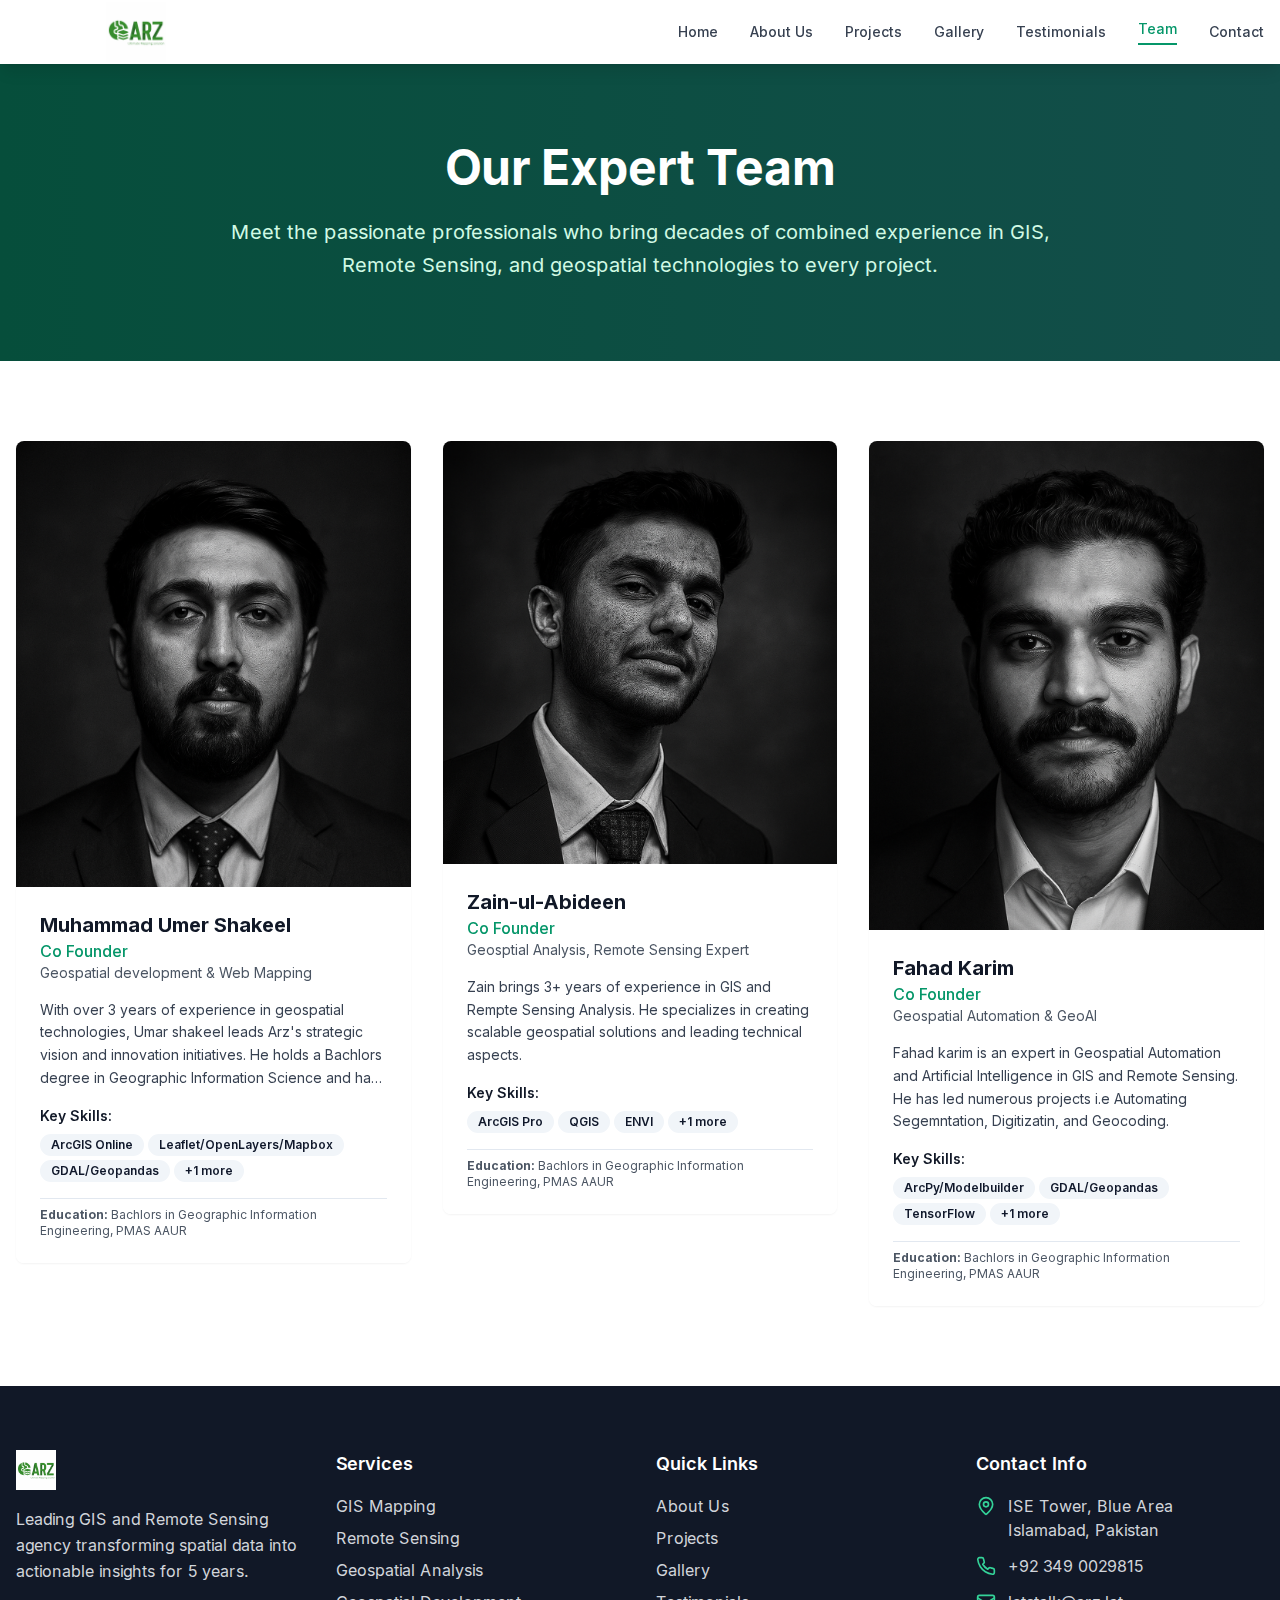
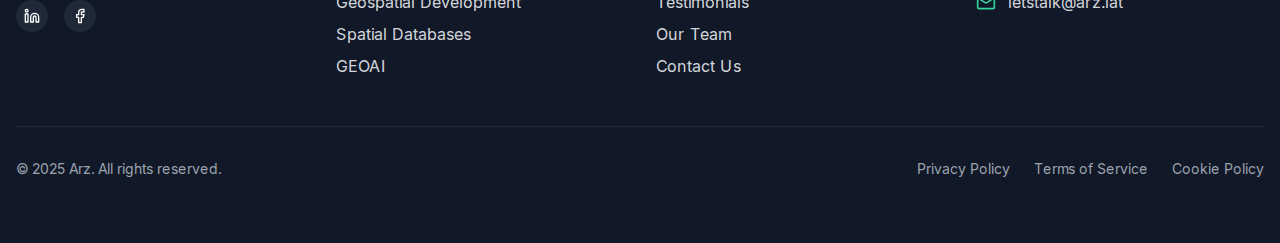
<file: team.html>
<!DOCTYPE html><html lang="en"><head><meta charSet="utf-8"/><meta name="viewport" content="width=device-width, initial-scale=1"/><link rel="stylesheet" href="/_next/static/css/f299a5a7374d0d48.css" data-precedence="next"/><link rel="preload" as="script" fetchPriority="low" href="/_next/static/chunks/webpack-66e446390485b17a.js"/><script src="/_next/static/chunks/4bd1b696-98fbf86a5d33fc8e.js" async=""></script><script src="/_next/static/chunks/684-7db9cc1a895c1b97.js" async=""></script><script src="/_next/static/chunks/main-app-2341ff1abfc82e60.js" async=""></script><script src="/_next/static/chunks/63-c13178bb6f1aded7.js" async=""></script><script src="/_next/static/chunks/598-65a85430528df68f.js" async=""></script><script src="/_next/static/chunks/874-5e062d0d0b7bf03c.js" async=""></script><script src="/_next/static/chunks/app/layout-0ab22feefce9ebf9.js" async=""></script><script src="/_next/static/chunks/app/team/page-943207d7ec046c74.js" async=""></script><script src="/_next/static/chunks/app/page-b3955dddd4879f8a.js" async=""></script><title>Arz (The Ultimate Mapping Solution)</title><meta name="description" content="Leading GIS and Remote Sensing agency transforming spatial data into actionable insights. Expert solutions for mapping, analysis, and geospatial intelligence."/><meta name="generator" content="v0.dev"/><meta name="keywords" content="GIS, Remote Sensing, Spatial Analysis, Mapping, Geospatial, Satellite Imagery, Geographic Information Systems, Arz, spatial analysis, mapping, geospatial, satellite imagery, geographic information systems"/><link rel="shortcut icon" href="/arz.png"/><link rel="icon" href="/arz.png"/><link rel="apple-touch-icon" href="/arz.png"/><script src="/_next/static/chunks/polyfills-42372ed130431b0a.js" noModule=""></script></head><body class="__className_e8ce0c"><nav class="bg-white shadow-lg sticky top-0 z-50"><div class="container mx-auto px-4"><div class="flex justify-between items-center h-16"><a class="flex items-center space-x-2" href="/"><div class="w-60 h-60 rounded-lg flex items-center justify-center"><img alt="Company Logo" loading="lazy" width="60" height="60" decoding="async" data-nimg="1" class="object-contain" style="color:transparent" src="/arz.png"/></div></a><div class="hidden lg:flex items-center space-x-8"><a class="text-sm font-medium transition-all duration-300 hover:text-emerald-600 hover:-translate-y-0.5 text-gray-700" href="/">Home</a><a class="text-sm font-medium transition-all duration-300 hover:text-emerald-600 hover:-translate-y-0.5 text-gray-700" href="/about">About Us</a><a class="text-sm font-medium transition-all duration-300 hover:text-emerald-600 hover:-translate-y-0.5 text-gray-700" href="/projects">Projects</a><a class="text-sm font-medium transition-all duration-300 hover:text-emerald-600 hover:-translate-y-0.5 text-gray-700" href="/gallery">Gallery</a><a class="text-sm font-medium transition-all duration-300 hover:text-emerald-600 hover:-translate-y-0.5 text-gray-700" href="/testimonials">Testimonials</a><a class="text-sm font-medium transition-all duration-300 hover:text-emerald-600 hover:-translate-y-0.5 text-emerald-600 border-b-2 border-emerald-600 pb-1" href="/team">Team</a><a class="text-sm font-medium transition-all duration-300 hover:text-emerald-600 hover:-translate-y-0.5 text-gray-700" href="/contact">Contact</a></div><div class="lg:hidden"><button class="text-gray-700 hover:text-emerald-600 transition-all duration-300 hover:scale-110"><svg xmlns="http://www.w3.org/2000/svg" width="24" height="24" viewBox="0 0 24 24" fill="none" stroke="currentColor" stroke-width="2" stroke-linecap="round" stroke-linejoin="round" class="lucide lucide-menu h-6 w-6"><line x1="4" x2="20" y1="12" y2="12"></line><line x1="4" x2="20" y1="6" y2="6"></line><line x1="4" x2="20" y1="18" y2="18"></line></svg></button></div></div></div></nav><main><div class="flex flex-col min-h-screen"><section class="bg-gradient-to-r from-emerald-900 to-teal-900 text-white py-20"><div class="container mx-auto px-4"><div class="max-w-4xl mx-auto text-center"><h1 class="text-5xl font-bold mb-6">Our Expert Team</h1><p class="text-xl text-emerald-100 leading-relaxed">Meet the passionate professionals who bring decades of combined experience in GIS, Remote Sensing, and geospatial technologies to every project.</p></div></div></section><section class="py-20"><div class="container mx-auto px-4"><div class="grid md:grid-cols-2 lg:grid-cols-3 xl:grid-cols-3 gap-8"><div class="transition-all duration-600 ease-out opacity-0 translate-y-4" style="transition-delay:0s"><div class="rounded-lg text-card-foreground shadow-sm group hover:shadow-2xl hover:-translate-y-3 transition-all duration-500 border-0 bg-white/95 backdrop-blur-sm overflow-hidden"><div class="p-0"><div class="relative overflow-hidden"><img alt="Muhammad Umer Shakeel" loading="lazy" width="600" height="600" decoding="async" data-nimg="1" class="w-full h-100 object-cover group-hover:scale-110 transition-transform duration-500" style="color:transparent" src="/umer.png?height=400&amp;width=400"/><div class="absolute inset-0 bg-gradient-to-t from-emerald-900/90 via-emerald-900/30 to-transparent opacity-0 group-hover:opacity-100 transition-all duration-500"></div><div class="absolute bottom-4 left-4 right-4 opacity-0 group-hover:opacity-100 transition-all duration-300 transform translate-y-2 group-hover:translate-y-0"><div class="flex gap-2"><a href="https://www.linkedin.com/in/umar-shakeel-7a781033a?lipi=urn%3Ali%3Apage%3Ad_flagship3_profile_view_base_contact_details%3BFybDzIg4QLuY%2BSZxbbu6Dg%3D%3D" target="_blank" rel="noopener noreferrer"><div class="w-10 h-10 bg-white/20 backdrop-blur-md rounded-full flex items-center justify-center cursor-pointer hover:bg-emerald-500/80 hover:scale-110 transition-all duration-300 shadow-lg"><svg xmlns="http://www.w3.org/2000/svg" width="24" height="24" viewBox="0 0 24 24" fill="none" stroke="currentColor" stroke-width="2" stroke-linecap="round" stroke-linejoin="round" class="lucide lucide-linkedin h-4 w-4 text-white"><path d="M16 8a6 6 0 0 1 6 6v7h-4v-7a2 2 0 0 0-2-2 2 2 0 0 0-2 2v7h-4v-7a6 6 0 0 1 6-6z"></path><rect width="4" height="12" x="2" y="9"></rect><circle cx="4" cy="4" r="2"></circle></svg></div></a><a href="mailto:m.umar.shakeel.07@gmail.com"><div class="w-10 h-10 bg-white/20 backdrop-blur-md rounded-full flex items-center justify-center cursor-pointer hover:bg-emerald-500/80 hover:scale-110 transition-all duration-300 shadow-lg"><svg xmlns="http://www.w3.org/2000/svg" width="24" height="24" viewBox="0 0 24 24" fill="none" stroke="currentColor" stroke-width="2" stroke-linecap="round" stroke-linejoin="round" class="lucide lucide-mail h-4 w-4 text-white"><rect width="20" height="16" x="2" y="4" rx="2"></rect><path d="m22 7-8.97 5.7a1.94 1.94 0 0 1-2.06 0L2 7"></path></svg></div></a></div></div></div><div class="p-6 space-y-4"><div><h3 class="text-xl font-bold text-gray-900">Muhammad Umer Shakeel</h3><p class="text-emerald-600 font-medium">Co Founder</p><p class="text-gray-600 text-sm">Geospatial development &amp; Web Mapping</p></div><p class="text-gray-700 text-sm leading-relaxed line-clamp-4">With over 3 years of experience in geospatial technologies, Umar shakeel leads Arz&#x27;s strategic vision and innovation initiatives. He holds a Bachlors degree in Geographic Information Science and has developed over 50 web and desktops apps.</p><div class="space-y-2"><h4 class="font-semibold text-gray-900 text-sm">Key Skills:</h4><div class="flex flex-wrap gap-1"><div class="inline-flex items-center rounded-full border px-2.5 py-0.5 font-semibold transition-colors focus:outline-none focus:ring-2 focus:ring-ring focus:ring-offset-2 border-transparent bg-secondary text-secondary-foreground hover:bg-secondary/80 text-xs">ArcGIS Online</div><div class="inline-flex items-center rounded-full border px-2.5 py-0.5 font-semibold transition-colors focus:outline-none focus:ring-2 focus:ring-ring focus:ring-offset-2 border-transparent bg-secondary text-secondary-foreground hover:bg-secondary/80 text-xs">Leaflet/OpenLayers/Mapbox</div><div class="inline-flex items-center rounded-full border px-2.5 py-0.5 font-semibold transition-colors focus:outline-none focus:ring-2 focus:ring-ring focus:ring-offset-2 border-transparent bg-secondary text-secondary-foreground hover:bg-secondary/80 text-xs">GDAL/Geopandas</div><div class="inline-flex items-center rounded-full border px-2.5 py-0.5 font-semibold transition-colors focus:outline-none focus:ring-2 focus:ring-ring focus:ring-offset-2 border-transparent bg-secondary text-secondary-foreground hover:bg-secondary/80 text-xs">+<!-- -->1<!-- --> more</div></div></div><div class="pt-2 border-t space-y-1"><p class="text-xs text-gray-600"><strong>Education:</strong> <!-- -->Bachlors in Geographic Information Engineering, PMAS AAUR</p></div></div></div></div></div><div class="transition-all duration-600 ease-out opacity-0 translate-y-4" style="transition-delay:0s"><div class="rounded-lg text-card-foreground shadow-sm group hover:shadow-2xl hover:-translate-y-3 transition-all duration-500 border-0 bg-white/95 backdrop-blur-sm overflow-hidden"><div class="p-0"><div class="relative overflow-hidden"><img alt="Zain-ul-Abideen" loading="lazy" width="600" height="600" decoding="async" data-nimg="1" class="w-full h-100 object-cover group-hover:scale-110 transition-transform duration-500" style="color:transparent" src="/zain.png?height=300&amp;width=300"/><div class="absolute inset-0 bg-gradient-to-t from-emerald-900/90 via-emerald-900/30 to-transparent opacity-0 group-hover:opacity-100 transition-all duration-500"></div><div class="absolute bottom-4 left-4 right-4 opacity-0 group-hover:opacity-100 transition-all duration-300 transform translate-y-2 group-hover:translate-y-0"><div class="flex gap-2"><a href="https://www.linkedin.com/in/zain-ul-abideen-18b51b20b?lipi=urn%3Ali%3Apage%3Ad_flagship3_profile_view_base_contact_details%3BOTWnVjquQp2ZPLu5nKb%2Ffg%3D%3D" target="_blank" rel="noopener noreferrer"><div class="w-10 h-10 bg-white/20 backdrop-blur-md rounded-full flex items-center justify-center cursor-pointer hover:bg-emerald-500/80 hover:scale-110 transition-all duration-300 shadow-lg"><svg xmlns="http://www.w3.org/2000/svg" width="24" height="24" viewBox="0 0 24 24" fill="none" stroke="currentColor" stroke-width="2" stroke-linecap="round" stroke-linejoin="round" class="lucide lucide-linkedin h-4 w-4 text-white"><path d="M16 8a6 6 0 0 1 6 6v7h-4v-7a2 2 0 0 0-2-2 2 2 0 0 0-2 2v7h-4v-7a6 6 0 0 1 6-6z"></path><rect width="4" height="12" x="2" y="9"></rect><circle cx="4" cy="4" r="2"></circle></svg></div></a><a href="mailto:zainulabideen12333@gmail.com"><div class="w-10 h-10 bg-white/20 backdrop-blur-md rounded-full flex items-center justify-center cursor-pointer hover:bg-emerald-500/80 hover:scale-110 transition-all duration-300 shadow-lg"><svg xmlns="http://www.w3.org/2000/svg" width="24" height="24" viewBox="0 0 24 24" fill="none" stroke="currentColor" stroke-width="2" stroke-linecap="round" stroke-linejoin="round" class="lucide lucide-mail h-4 w-4 text-white"><rect width="20" height="16" x="2" y="4" rx="2"></rect><path d="m22 7-8.97 5.7a1.94 1.94 0 0 1-2.06 0L2 7"></path></svg></div></a></div></div></div><div class="p-6 space-y-4"><div><h3 class="text-xl font-bold text-gray-900">Zain-ul-Abideen</h3><p class="text-emerald-600 font-medium">Co Founder</p><p class="text-gray-600 text-sm">Geosptial Analysis, Remote Sensing Expert</p></div><p class="text-gray-700 text-sm leading-relaxed line-clamp-4">Zain brings 3+ years of experience in GIS and Rempte Sensing Analysis. He specializes in creating scalable geospatial solutions and leading technical aspects.</p><div class="space-y-2"><h4 class="font-semibold text-gray-900 text-sm">Key Skills:</h4><div class="flex flex-wrap gap-1"><div class="inline-flex items-center rounded-full border px-2.5 py-0.5 font-semibold transition-colors focus:outline-none focus:ring-2 focus:ring-ring focus:ring-offset-2 border-transparent bg-secondary text-secondary-foreground hover:bg-secondary/80 text-xs">ArcGIS Pro</div><div class="inline-flex items-center rounded-full border px-2.5 py-0.5 font-semibold transition-colors focus:outline-none focus:ring-2 focus:ring-ring focus:ring-offset-2 border-transparent bg-secondary text-secondary-foreground hover:bg-secondary/80 text-xs">QGIS</div><div class="inline-flex items-center rounded-full border px-2.5 py-0.5 font-semibold transition-colors focus:outline-none focus:ring-2 focus:ring-ring focus:ring-offset-2 border-transparent bg-secondary text-secondary-foreground hover:bg-secondary/80 text-xs">ENVI</div><div class="inline-flex items-center rounded-full border px-2.5 py-0.5 font-semibold transition-colors focus:outline-none focus:ring-2 focus:ring-ring focus:ring-offset-2 border-transparent bg-secondary text-secondary-foreground hover:bg-secondary/80 text-xs">+<!-- -->1<!-- --> more</div></div></div><div class="pt-2 border-t space-y-1"><p class="text-xs text-gray-600"><strong>Education:</strong> <!-- -->Bachlors in Geographic Information Engineering, PMAS AAUR</p></div></div></div></div></div><div class="transition-all duration-600 ease-out opacity-0 translate-y-4" style="transition-delay:0s"><div class="rounded-lg text-card-foreground shadow-sm group hover:shadow-2xl hover:-translate-y-3 transition-all duration-500 border-0 bg-white/95 backdrop-blur-sm overflow-hidden"><div class="p-0"><div class="relative overflow-hidden"><img alt="Fahad Karim" loading="lazy" width="600" height="600" decoding="async" data-nimg="1" class="w-full h-100 object-cover group-hover:scale-110 transition-transform duration-500" style="color:transparent" src="/fahad.png?height=300&amp;width=300"/><div class="absolute inset-0 bg-gradient-to-t from-emerald-900/90 via-emerald-900/30 to-transparent opacity-0 group-hover:opacity-100 transition-all duration-500"></div><div class="absolute bottom-4 left-4 right-4 opacity-0 group-hover:opacity-100 transition-all duration-300 transform translate-y-2 group-hover:translate-y-0"><div class="flex gap-2"><a href="https://www.linkedin.com/in/fahadkarim2103?lipi=urn%3Ali%3Apage%3Ad_flagship3_profile_view_base_contact_details%3BbSlheHlvSz6VdocVZEOmgw%3D%3D" target="_blank" rel="noopener noreferrer"><div class="w-10 h-10 bg-white/20 backdrop-blur-md rounded-full flex items-center justify-center cursor-pointer hover:bg-emerald-500/80 hover:scale-110 transition-all duration-300 shadow-lg"><svg xmlns="http://www.w3.org/2000/svg" width="24" height="24" viewBox="0 0 24 24" fill="none" stroke="currentColor" stroke-width="2" stroke-linecap="round" stroke-linejoin="round" class="lucide lucide-linkedin h-4 w-4 text-white"><path d="M16 8a6 6 0 0 1 6 6v7h-4v-7a2 2 0 0 0-2-2 2 2 0 0 0-2 2v7h-4v-7a6 6 0 0 1 6-6z"></path><rect width="4" height="12" x="2" y="9"></rect><circle cx="4" cy="4" r="2"></circle></svg></div></a><a href="mailto:fahad.fhk2103@gmail.com"><div class="w-10 h-10 bg-white/20 backdrop-blur-md rounded-full flex items-center justify-center cursor-pointer hover:bg-emerald-500/80 hover:scale-110 transition-all duration-300 shadow-lg"><svg xmlns="http://www.w3.org/2000/svg" width="24" height="24" viewBox="0 0 24 24" fill="none" stroke="currentColor" stroke-width="2" stroke-linecap="round" stroke-linejoin="round" class="lucide lucide-mail h-4 w-4 text-white"><rect width="20" height="16" x="2" y="4" rx="2"></rect><path d="m22 7-8.97 5.7a1.94 1.94 0 0 1-2.06 0L2 7"></path></svg></div></a></div></div></div><div class="p-6 space-y-4"><div><h3 class="text-xl font-bold text-gray-900">Fahad Karim</h3><p class="text-emerald-600 font-medium">Co Founder</p><p class="text-gray-600 text-sm">Geospatial Automation &amp; GeoAI</p></div><p class="text-gray-700 text-sm leading-relaxed line-clamp-4">Fahad karim is an expert in Geospatial Automation and Artificial Intelligence in GIS and Remote Sensing. He has led numerous projects i.e Automating Segemntation, Digitizatin, and Geocoding.</p><div class="space-y-2"><h4 class="font-semibold text-gray-900 text-sm">Key Skills:</h4><div class="flex flex-wrap gap-1"><div class="inline-flex items-center rounded-full border px-2.5 py-0.5 font-semibold transition-colors focus:outline-none focus:ring-2 focus:ring-ring focus:ring-offset-2 border-transparent bg-secondary text-secondary-foreground hover:bg-secondary/80 text-xs">ArcPy/Modelbuilder</div><div class="inline-flex items-center rounded-full border px-2.5 py-0.5 font-semibold transition-colors focus:outline-none focus:ring-2 focus:ring-ring focus:ring-offset-2 border-transparent bg-secondary text-secondary-foreground hover:bg-secondary/80 text-xs">GDAL/Geopandas</div><div class="inline-flex items-center rounded-full border px-2.5 py-0.5 font-semibold transition-colors focus:outline-none focus:ring-2 focus:ring-ring focus:ring-offset-2 border-transparent bg-secondary text-secondary-foreground hover:bg-secondary/80 text-xs">TensorFlow</div><div class="inline-flex items-center rounded-full border px-2.5 py-0.5 font-semibold transition-colors focus:outline-none focus:ring-2 focus:ring-ring focus:ring-offset-2 border-transparent bg-secondary text-secondary-foreground hover:bg-secondary/80 text-xs">+<!-- -->1<!-- --> more</div></div></div><div class="pt-2 border-t space-y-1"><p class="text-xs text-gray-600"><strong>Education:</strong> <!-- -->Bachlors in Geographic Information Engineering, PMAS AAUR</p></div></div></div></div></div></div></div></section></div></main><footer class="bg-gray-900 text-white"><div class="container mx-auto px-4 py-16"><div class="grid md:grid-cols-2 lg:grid-cols-4 gap-8"><div class="space-y-4"><div class="flex items-center space-x-2"><div class="w-10 h-10 rounded-lg flex items-center justify-center"><img alt="Company Logo" loading="lazy" width="80" height="80" decoding="async" data-nimg="1" class="object-contain" style="color:transparent" src="/arz.png"/></div></div><p class="text-gray-300 leading-relaxed">Leading GIS and Remote Sensing agency transforming spatial data into actionable insights for 5 years.</p><div class="flex space-x-4"><div class="w-8 h-8 bg-gray-800 rounded-full flex items-center justify-center hover:bg-emerald-600 hover:scale-110 transition-all duration-300 cursor-pointer"><svg xmlns="http://www.w3.org/2000/svg" width="24" height="24" viewBox="0 0 24 24" fill="none" stroke="currentColor" stroke-width="2" stroke-linecap="round" stroke-linejoin="round" class="lucide lucide-linkedin h-4 w-4"><path d="M16 8a6 6 0 0 1 6 6v7h-4v-7a2 2 0 0 0-2-2 2 2 0 0 0-2 2v7h-4v-7a6 6 0 0 1 6-6z"></path><rect width="4" height="12" x="2" y="9"></rect><circle cx="4" cy="4" r="2"></circle></svg></div><div class="w-8 h-8 bg-gray-800 rounded-full flex items-center justify-center hover:bg-emerald-600 hover:scale-110 transition-all duration-300 cursor-pointer"><svg xmlns="http://www.w3.org/2000/svg" width="24" height="24" viewBox="0 0 24 24" fill="none" stroke="currentColor" stroke-width="2" stroke-linecap="round" stroke-linejoin="round" class="lucide lucide-facebook h-4 w-4"><path d="M18 2h-3a5 5 0 0 0-5 5v3H7v4h3v8h4v-8h3l1-4h-4V7a1 1 0 0 1 1-1h3z"></path></svg></div></div></div><div><h3 class="text-lg font-semibold mb-4">Services</h3><ul class="space-y-2 text-gray-300"><li><a class="hover:text-emerald-400 hover:translate-x-1 transition-all duration-300 inline-block" href="#">GIS Mapping</a></li><li><a class="hover:text-emerald-400 hover:translate-x-1 transition-all duration-300 inline-block" href="#">Remote Sensing</a></li><li><a class="hover:text-emerald-400 hover:translate-x-1 transition-all duration-300 inline-block" href="#">Geospatial Analysis</a></li><li><a class="hover:text-emerald-400 hover:translate-x-1 transition-all duration-300 inline-block" href="#">Geospatial Development</a></li><li><a class="hover:text-emerald-400 hover:translate-x-1 transition-all duration-300 inline-block" href="#">Spatial Databases</a></li><li><a class="hover:text-emerald-400 hover:translate-x-1 transition-all duration-300 inline-block" href="#">GEOAI</a></li></ul></div><div><h3 class="text-lg font-semibold mb-4">Quick Links</h3><ul class="space-y-2 text-gray-300"><li><a class="hover:text-emerald-400 hover:translate-x-1 transition-all duration-300 inline-block" href="/about">About Us</a></li><li><a class="hover:text-emerald-400 hover:translate-x-1 transition-all duration-300 inline-block" href="/projects">Projects</a></li><li><a class="hover:text-emerald-400 hover:translate-x-1 transition-all duration-300 inline-block" href="/gallery">Gallery</a></li><li><a class="hover:text-emerald-400 hover:translate-x-1 transition-all duration-300 inline-block" href="/testimonials">Testimonials</a></li><li><a class="hover:text-emerald-400 hover:translate-x-1 transition-all duration-300 inline-block" href="/team">Our Team</a></li><li><a class="hover:text-emerald-400 hover:translate-x-1 transition-all duration-300 inline-block" href="/contact">Contact Us</a></li></ul></div><div><h3 class="text-lg font-semibold mb-4">Contact Info</h3><div class="space-y-3 text-gray-300"><div class="flex items-start gap-3"><svg xmlns="http://www.w3.org/2000/svg" width="24" height="24" viewBox="0 0 24 24" fill="none" stroke="currentColor" stroke-width="2" stroke-linecap="round" stroke-linejoin="round" class="lucide lucide-map-pin h-5 w-5 text-emerald-400 flex-shrink-0 mt-0.5"><path d="M20 10c0 4.993-5.539 10.193-7.399 11.799a1 1 0 0 1-1.202 0C9.539 20.193 4 14.993 4 10a8 8 0 0 1 16 0"></path><circle cx="12" cy="10" r="3"></circle></svg><div><p>ISE Tower, Blue Area</p><p>Islamabad, Pakistan</p></div></div><div class="flex items-center gap-3"><svg xmlns="http://www.w3.org/2000/svg" width="24" height="24" viewBox="0 0 24 24" fill="none" stroke="currentColor" stroke-width="2" stroke-linecap="round" stroke-linejoin="round" class="lucide lucide-phone h-5 w-5 text-emerald-400"><path d="M22 16.92v3a2 2 0 0 1-2.18 2 19.79 19.79 0 0 1-8.63-3.07 19.5 19.5 0 0 1-6-6 19.79 19.79 0 0 1-3.07-8.67A2 2 0 0 1 4.11 2h3a2 2 0 0 1 2 1.72 12.84 12.84 0 0 0 .7 2.81 2 2 0 0 1-.45 2.11L8.09 9.91a16 16 0 0 0 6 6l1.27-1.27a2 2 0 0 1 2.11-.45 12.84 12.84 0 0 0 2.81.7A2 2 0 0 1 22 16.92z"></path></svg><p>+92 349 0029815</p></div><div class="flex items-center gap-3"><svg xmlns="http://www.w3.org/2000/svg" width="24" height="24" viewBox="0 0 24 24" fill="none" stroke="currentColor" stroke-width="2" stroke-linecap="round" stroke-linejoin="round" class="lucide lucide-mail h-5 w-5 text-emerald-400"><rect width="20" height="16" x="2" y="4" rx="2"></rect><path d="m22 7-8.97 5.7a1.94 1.94 0 0 1-2.06 0L2 7"></path></svg><p>letstalk@arz.lat</p></div></div></div></div><div class="border-t border-gray-800 mt-12 pt-8"><div class="flex flex-col md:flex-row justify-between items-center"><p class="text-gray-400 text-sm">© <!-- -->2025<!-- --> Arz. All rights reserved.</p><div class="flex space-x-6 mt-4 md:mt-0"><a class="text-gray-400 hover:text-emerald-400 text-sm transition-colors" href="#">Privacy Policy</a><a class="text-gray-400 hover:text-emerald-400 text-sm transition-colors" href="#">Terms of Service</a><a class="text-gray-400 hover:text-emerald-400 text-sm transition-colors" href="#">Cookie Policy</a></div></div></div></div></footer><script src="/_next/static/chunks/webpack-66e446390485b17a.js" async=""></script><script>(self.__next_f=self.__next_f||[]).push([0])</script><script>self.__next_f.push([1,"1:\"$Sreact.fragment\"\n2:I[7606,[\"63\",\"static/chunks/63-c13178bb6f1aded7.js\",\"598\",\"static/chunks/598-65a85430528df68f.js\",\"874\",\"static/chunks/874-5e062d0d0b7bf03c.js\",\"177\",\"static/chunks/app/layout-0ab22feefce9ebf9.js\"],\"default\"]\n3:I[7555,[],\"\"]\n4:I[1295,[],\"\"]\n5:I[3063,[\"63\",\"static/chunks/63-c13178bb6f1aded7.js\",\"898\",\"static/chunks/app/team/page-943207d7ec046c74.js\"],\"Image\"]\n6:I[6874,[\"63\",\"static/chunks/63-c13178bb6f1aded7.js\",\"874\",\"static/chunks/874-5e062d0d0b7bf03c.js\",\"974\",\"static/chunks/app/page-b3955dddd4879f8a.js\"],\"\"]\n7:I[2454,[\"63\",\"static/chunks/63-c13178bb6f1aded7.js\",\"898\",\"static/chunks/app/team/page-943207d7ec046c74.js\"],\"default\"]\n8:I[9665,[],\"OutletBoundary\"]\nb:I[9665,[],\"ViewportBoundary\"]\nd:I[9665,[],\"MetadataBoundary\"]\nf:I[6614,[],\"\"]\n:HL[\"/_next/static/css/f299a5a7374d0d48.css\",\"style\"]\n"])</script><script>self.__next_f.push([1,"0:{\"P\":null,\"b\":\"iIp4Xx6B1rN2MlhU4QINq\",\"p\":\"\",\"c\":[\"\",\"team\"],\"i\":false,\"f\":[[[\"\",{\"children\":[\"team\",{\"children\":[\"__PAGE__\",{}]}]},\"$undefined\",\"$undefined\",true],[\"\",[\"$\",\"$1\",\"c\",{\"children\":[[[\"$\",\"link\",\"0\",{\"rel\":\"stylesheet\",\"href\":\"/_next/static/css/f299a5a7374d0d48.css\",\"precedence\":\"next\",\"crossOrigin\":\"$undefined\",\"nonce\":\"$undefined\"}]],[\"$\",\"html\",null,{\"lang\":\"en\",\"children\":[\"$\",\"body\",null,{\"className\":\"__className_e8ce0c\",\"children\":[[\"$\",\"$L2\",null,{}],[\"$\",\"main\",null,{\"children\":[\"$\",\"$L3\",null,{\"parallelRouterKey\":\"children\",\"error\":\"$undefined\",\"errorStyles\":\"$undefined\",\"errorScripts\":\"$undefined\",\"template\":[\"$\",\"$L4\",null,{}],\"templateStyles\":\"$undefined\",\"templateScripts\":\"$undefined\",\"notFound\":[[[\"$\",\"title\",null,{\"children\":\"404: This page could not be found.\"}],[\"$\",\"div\",null,{\"style\":{\"fontFamily\":\"system-ui,\\\"Segoe UI\\\",Roboto,Helvetica,Arial,sans-serif,\\\"Apple Color Emoji\\\",\\\"Segoe UI Emoji\\\"\",\"height\":\"100vh\",\"textAlign\":\"center\",\"display\":\"flex\",\"flexDirection\":\"column\",\"alignItems\":\"center\",\"justifyContent\":\"center\"},\"children\":[\"$\",\"div\",null,{\"children\":[[\"$\",\"style\",null,{\"dangerouslySetInnerHTML\":{\"__html\":\"body{color:#000;background:#fff;margin:0}.next-error-h1{border-right:1px solid rgba(0,0,0,.3)}@media (prefers-color-scheme:dark){body{color:#fff;background:#000}.next-error-h1{border-right:1px solid rgba(255,255,255,.3)}}\"}}],[\"$\",\"h1\",null,{\"className\":\"next-error-h1\",\"style\":{\"display\":\"inline-block\",\"margin\":\"0 20px 0 0\",\"padding\":\"0 23px 0 0\",\"fontSize\":24,\"fontWeight\":500,\"verticalAlign\":\"top\",\"lineHeight\":\"49px\"},\"children\":404}],[\"$\",\"div\",null,{\"style\":{\"display\":\"inline-block\"},\"children\":[\"$\",\"h2\",null,{\"style\":{\"fontSize\":14,\"fontWeight\":400,\"lineHeight\":\"49px\",\"margin\":0},\"children\":\"This page could not be found.\"}]}]]}]}]],[]],\"forbidden\":\"$undefined\",\"unauthorized\":\"$undefined\"}]}],[\"$\",\"footer\",null,{\"className\":\"bg-gray-900 text-white\",\"children\":[\"$\",\"div\",null,{\"className\":\"container mx-auto px-4 py-16\",\"children\":[[\"$\",\"div\",null,{\"className\":\"grid md:grid-cols-2 lg:grid-cols-4 gap-8\",\"children\":[[\"$\",\"div\",null,{\"className\":\"space-y-4\",\"children\":[[\"$\",\"div\",null,{\"className\":\"flex items-center space-x-2\",\"children\":[\"$\",\"div\",null,{\"className\":\"w-10 h-10 rounded-lg flex items-center justify-center\",\"children\":[\"$\",\"$L5\",null,{\"src\":\"/arz.png\",\"alt\":\"Company Logo\",\"width\":80,\"height\":80,\"className\":\"object-contain\"}]}]}],[\"$\",\"p\",null,{\"className\":\"text-gray-300 leading-relaxed\",\"children\":\"Leading GIS and Remote Sensing agency transforming spatial data into actionable insights for 5 years.\"}],[\"$\",\"div\",null,{\"className\":\"flex space-x-4\",\"children\":[[\"$\",\"div\",null,{\"className\":\"w-8 h-8 bg-gray-800 rounded-full flex items-center justify-center hover:bg-emerald-600 hover:scale-110 transition-all duration-300 cursor-pointer\",\"children\":[\"$\",\"svg\",null,{\"ref\":\"$undefined\",\"xmlns\":\"http://www.w3.org/2000/svg\",\"width\":24,\"height\":24,\"viewBox\":\"0 0 24 24\",\"fill\":\"none\",\"stroke\":\"currentColor\",\"strokeWidth\":2,\"strokeLinecap\":\"round\",\"strokeLinejoin\":\"round\",\"className\":\"lucide lucide-linkedin h-4 w-4\",\"children\":[[\"$\",\"path\",\"c2jq9f\",{\"d\":\"M16 8a6 6 0 0 1 6 6v7h-4v-7a2 2 0 0 0-2-2 2 2 0 0 0-2 2v7h-4v-7a6 6 0 0 1 6-6z\"}],[\"$\",\"rect\",\"mk3on5\",{\"width\":\"4\",\"height\":\"12\",\"x\":\"2\",\"y\":\"9\"}],[\"$\",\"circle\",\"bt5ra8\",{\"cx\":\"4\",\"cy\":\"4\",\"r\":\"2\"}],\"$undefined\"]}]}],[\"$\",\"div\",null,{\"className\":\"w-8 h-8 bg-gray-800 rounded-full flex items-center justify-center hover:bg-emerald-600 hover:scale-110 transition-all duration-300 cursor-pointer\",\"children\":[\"$\",\"svg\",null,{\"ref\":\"$undefined\",\"xmlns\":\"http://www.w3.org/2000/svg\",\"width\":24,\"height\":24,\"viewBox\":\"0 0 24 24\",\"fill\":\"none\",\"stroke\":\"currentColor\",\"strokeWidth\":2,\"strokeLinecap\":\"round\",\"strokeLinejoin\":\"round\",\"className\":\"lucide lucide-facebook h-4 w-4\",\"children\":[[\"$\",\"path\",\"1jg4f8\",{\"d\":\"M18 2h-3a5 5 0 0 0-5 5v3H7v4h3v8h4v-8h3l1-4h-4V7a1 1 0 0 1 1-1h3z\"}],\"$undefined\"]}]}]]}]]}],[\"$\",\"div\",null,{\"children\":[[\"$\",\"h3\",null,{\"className\":\"text-lg font-semibold mb-4\",\"children\":\"Services\"}],[\"$\",\"ul\",null,{\"className\":\"space-y-2 text-gray-300\",\"children\":[[\"$\",\"li\",null,{\"children\":[\"$\",\"$L6\",null,{\"href\":\"#\",\"className\":\"hover:text-emerald-400 hover:translate-x-1 transition-all duration-300 inline-block\",\"children\":\"GIS Mapping\"}]}],[\"$\",\"li\",null,{\"children\":[\"$\",\"$L6\",null,{\"href\":\"#\",\"className\":\"hover:text-emerald-400 hover:translate-x-1 transition-all duration-300 inline-block\",\"children\":\"Remote Sensing\"}]}],[\"$\",\"li\",null,{\"children\":[\"$\",\"$L6\",null,{\"href\":\"#\",\"className\":\"hover:text-emerald-400 hover:translate-x-1 transition-all duration-300 inline-block\",\"children\":\"Geospatial Analysis\"}]}],[\"$\",\"li\",null,{\"children\":[\"$\",\"$L6\",null,{\"href\":\"#\",\"className\":\"hover:text-emerald-400 hover:translate-x-1 transition-all duration-300 inline-block\",\"children\":\"Geospatial Development\"}]}],[\"$\",\"li\",null,{\"children\":[\"$\",\"$L6\",null,{\"href\":\"#\",\"className\":\"hover:text-emerald-400 hover:translate-x-1 transition-all duration-300 inline-block\",\"children\":\"Spatial Databases\"}]}],[\"$\",\"li\",null,{\"children\":[\"$\",\"$L6\",null,{\"href\":\"#\",\"className\":\"hover:text-emerald-400 hover:translate-x-1 transition-all duration-300 inline-block\",\"children\":\"GEOAI\"}]}]]}]]}],[\"$\",\"div\",null,{\"children\":[[\"$\",\"h3\",null,{\"className\":\"text-lg font-semibold mb-4\",\"children\":\"Quick Links\"}],[\"$\",\"ul\",null,{\"className\":\"space-y-2 text-gray-300\",\"children\":[[\"$\",\"li\",null,{\"children\":[\"$\",\"$L6\",null,{\"href\":\"/about\",\"className\":\"hover:text-emerald-400 hover:translate-x-1 transition-all duration-300 inline-block\",\"children\":\"About Us\"}]}],[\"$\",\"li\",null,{\"children\":[\"$\",\"$L6\",null,{\"href\":\"/projects\",\"className\":\"hover:text-emerald-400 hover:translate-x-1 transition-all duration-300 inline-block\",\"children\":\"Projects\"}]}],[\"$\",\"li\",null,{\"children\":[\"$\",\"$L6\",null,{\"href\":\"/gallery\",\"className\":\"hover:text-emerald-400 hover:translate-x-1 transition-all duration-300 inline-block\",\"children\":\"Gallery\"}]}],[\"$\",\"li\",null,{\"children\":[\"$\",\"$L6\",null,{\"href\":\"/testimonials\",\"className\":\"hover:text-emerald-400 hover:translate-x-1 transition-all duration-300 inline-block\",\"children\":\"Testimonials\"}]}],[\"$\",\"li\",null,{\"children\":[\"$\",\"$L6\",null,{\"href\":\"/team\",\"className\":\"hover:text-emerald-400 hover:translate-x-1 transition-all duration-300 inline-block\",\"children\":\"Our Team\"}]}],[\"$\",\"li\",null,{\"children\":[\"$\",\"$L6\",null,{\"href\":\"/contact\",\"className\":\"hover:text-emerald-400 hover:translate-x-1 transition-all duration-300 inline-block\",\"children\":\"Contact Us\"}]}]]}]]}],[\"$\",\"div\",null,{\"children\":[[\"$\",\"h3\",null,{\"className\":\"text-lg font-semibold mb-4\",\"children\":\"Contact Info\"}],[\"$\",\"div\",null,{\"className\":\"space-y-3 text-gray-300\",\"children\":[[\"$\",\"div\",null,{\"className\":\"flex items-start gap-3\",\"children\":[[\"$\",\"svg\",null,{\"ref\":\"$undefined\",\"xmlns\":\"http://www.w3.org/2000/svg\",\"width\":24,\"height\":24,\"viewBox\":\"0 0 24 24\",\"fill\":\"none\",\"stroke\":\"currentColor\",\"strokeWidth\":2,\"strokeLinecap\":\"round\",\"strokeLinejoin\":\"round\",\"className\":\"lucide lucide-map-pin h-5 w-5 text-emerald-400 flex-shrink-0 mt-0.5\",\"children\":[[\"$\",\"path\",\"1r0f0z\",{\"d\":\"M20 10c0 4.993-5.539 10.193-7.399 11.799a1 1 0 0 1-1.202 0C9.539 20.193 4 14.993 4 10a8 8 0 0 1 16 0\"}],[\"$\",\"circle\",\"ilqhr7\",{\"cx\":\"12\",\"cy\":\"10\",\"r\":\"3\"}],\"$undefined\"]}],[\"$\",\"div\",null,{\"children\":[[\"$\",\"p\",null,{\"children\":\"ISE Tower, Blue Area\"}],[\"$\",\"p\",null,{\"children\":\"Islamabad, Pakistan\"}]]}]]}],[\"$\",\"div\",null,{\"className\":\"flex items-center gap-3\",\"children\":[[\"$\",\"svg\",null,{\"ref\":\"$undefined\",\"xmlns\":\"http://www.w3.org/2000/svg\",\"width\":24,\"height\":24,\"viewBox\":\"0 0 24 24\",\"fill\":\"none\",\"stroke\":\"currentColor\",\"strokeWidth\":2,\"strokeLinecap\":\"round\",\"strokeLinejoin\":\"round\",\"className\":\"lucide lucide-phone h-5 w-5 text-emerald-400\",\"children\":[[\"$\",\"path\",\"foiqr5\",{\"d\":\"M22 16.92v3a2 2 0 0 1-2.18 2 19.79 19.79 0 0 1-8.63-3.07 19.5 19.5 0 0 1-6-6 19.79 19.79 0 0 1-3.07-8.67A2 2 0 0 1 4.11 2h3a2 2 0 0 1 2 1.72 12.84 12.84 0 0 0 .7 2.81 2 2 0 0 1-.45 2.11L8.09 9.91a16 16 0 0 0 6 6l1.27-1.27a2 2 0 0 1 2.11-.45 12.84 12.84 0 0 0 2.81.7A2 2 0 0 1 22 16.92z\"}],\"$undefined\"]}],[\"$\",\"p\",null,{\"children\":\"+92 349 0029815\"}]]}],[\"$\",\"div\",null,{\"className\":\"flex items-center gap-3\",\"children\":[[\"$\",\"svg\",null,{\"ref\":\"$undefined\",\"xmlns\":\"http://www.w3.org/2000/svg\",\"width\":24,\"height\":24,\"viewBox\":\"0 0 24 24\",\"fill\":\"none\",\"stroke\":\"currentColor\",\"strokeWidth\":2,\"strokeLinecap\":\"round\",\"strokeLinejoin\":\"round\",\"className\":\"lucide lucide-mail h-5 w-5 text-emerald-400\",\"children\":[[\"$\",\"rect\",\"18n3k1\",{\"width\":\"20\",\"height\":\"16\",\"x\":\"2\",\"y\":\"4\",\"rx\":\"2\"}],[\"$\",\"path\",\"1ocrg3\",{\"d\":\"m22 7-8.97 5.7a1.94 1.94 0 0 1-2.06 0L2 7\"}],\"$undefined\"]}],[\"$\",\"p\",null,{\"children\":\"letstalk@arz.lat\"}]]}]]}]]}]]}],[\"$\",\"div\",null,{\"className\":\"border-t border-gray-800 mt-12 pt-8\",\"children\":[\"$\",\"div\",null,{\"className\":\"flex flex-col md:flex-row justify-between items-center\",\"children\":[[\"$\",\"p\",null,{\"className\":\"text-gray-400 text-sm\",\"children\":[\"© \",2025,\" Arz. All rights reserved.\"]}],[\"$\",\"div\",null,{\"className\":\"flex space-x-6 mt-4 md:mt-0\",\"children\":[[\"$\",\"$L6\",null,{\"href\":\"#\",\"className\":\"text-gray-400 hover:text-emerald-400 text-sm transition-colors\",\"children\":\"Privacy Policy\"}],[\"$\",\"$L6\",null,{\"href\":\"#\",\"className\":\"text-gray-400 hover:text-emerald-400 text-sm transition-colors\",\"children\":\"Terms of Service\"}],[\"$\",\"$L6\",null,{\"href\":\"#\",\"className\":\"text-gray-400 hover:text-emerald-400 text-sm transition-colors\",\"children\":\"Cookie Policy\"}]]}]]}]}]]}]}]]}]}]]}],{\"children\":[\"team\",[\"$\",\"$1\",\"c\",{\"children\":[null,[\"$\",\"$L3\",null,{\"parallelRouterKey\":\"children\",\"error\":\"$undefined\",\"errorStyles\":\"$undefined\",\"errorScripts\":\"$undefined\",\"template\":[\"$\",\"$L4\",null,{}],\"templateStyles\":\"$undefined\",\"templateScripts\":\"$undefined\",\"notFound\":\"$undefined\",\"forbidden\":\"$undefined\",\"unauthorized\":\"$undefined\"}]]}],{\"children\":[\"__PAGE__\",[\"$\",\"$1\",\"c\",{\"children\":[[\"$\",\"div\",null,{\"className\":\"flex flex-col min-h-screen\",\"children\":[[\"$\",\"section\",null,{\"className\":\"bg-gradient-to-r from-emerald-900 to-teal-900 text-white py-20\",\"children\":[\"$\",\"div\",null,{\"className\":\"container mx-auto px-4\",\"children\":[\"$\",\"div\",null,{\"className\":\"max-w-4xl mx-auto text-center\",\"children\":[[\"$\",\"h1\",null,{\"className\":\"text-5xl font-bold mb-6\",\"children\":\"Our Expert Team\"}],[\"$\",\"p\",null,{\"className\":\"text-xl text-emerald-100 leading-relaxed\",\"children\":\"Meet the passionate professionals who bring decades of combined experience in GIS, Remote Sensing, and geospatial technologies to every project.\"}]]}]}]}],[\"$\",\"section\",null,{\"className\":\"py-20\",\"children\":[\"$\",\"div\",null,{\"className\":\"container mx-auto px-4\",\"children\":[\"$\",\"$L7\",null,{\"className\":\"grid md:grid-cols-2 lg:grid-cols-3 xl:grid-cols-3 gap-8\",\"staggerDelay\":0.1,\"children\":[[\"$\",\"div\",\"1\",{\"ref\":\"$undefined\",\"className\":\"rounded-lg text-card-foreground shadow-sm group hover:shadow-2xl hover:-translate-y-3 transition-all duration-500 border-0 bg-white/95 backdrop-blur-sm overflow-hidden\",\"children\":[\"$\",\"div\",null,{\"ref\":\"$undefined\",\"className\":\"p-0\",\"children\":[[\"$\",\"div\",null,{\"className\":\"relative overflow-hidden\",\"children\":[[\"$\",\"$L5\",null,{\"src\":\"/umer.png?height=400\u0026width=400\",\"alt\":\"Muhammad Umer Shakeel\",\"width\":600,\"height\":600,\"className\":\"w-full h-100 object-cover group-hover:scale-110 transition-transform duration-500\"}],[\"$\",\"div\",null,{\"className\":\"absolute inset-0 bg-gradient-to-t from-emerald-900/90 via-emerald-900/30 to-transparent opacity-0 group-hover:opacity-100 transition-all duration-500\"}],[\"$\",\"div\",null,{\"className\":\"absolute bottom-4 left-4 right-4 opacity-0 group-hover:opacity-100 transition-all duration-300 transform translate-y-2 group-hover:translate-y-0\",\"children\":[\"$\",\"div\",null,{\"className\":\"flex gap-2\",\"children\":[[\"$\",\"a\",null,{\"href\":\"https://www.linkedin.com/in/umar-shakeel-7a781033a?lipi=urn%3Ali%3Apage%3Ad_flagship3_profile_view_base_contact_details%3BFybDzIg4QLuY%2BSZxbbu6Dg%3D%3D\",\"target\":\"_blank\",\"rel\":\"noopener noreferrer\",\"children\":[\"$\",\"div\",null,{\"className\":\"w-10 h-10 bg-white/20 backdrop-blur-md rounded-full flex items-center justify-center cursor-pointer hover:bg-emerald-500/80 hover:scale-110 transition-all duration-300 shadow-lg\",\"children\":[\"$\",\"svg\",null,{\"ref\":\"$undefined\",\"xmlns\":\"http://www.w3.org/2000/svg\",\"width\":24,\"height\":24,\"viewBox\":\"0 0 24 24\",\"fill\":\"none\",\"stroke\":\"currentColor\",\"strokeWidth\":2,\"strokeLinecap\":\"round\",\"strokeLinejoin\":\"round\",\"className\":\"lucide lucide-linkedin h-4 w-4 text-white\",\"children\":[[\"$\",\"path\",\"c2jq9f\",{\"d\":\"M16 8a6 6 0 0 1 6 6v7h-4v-7a2 2 0 0 0-2-2 2 2 0 0 0-2 2v7h-4v-7a6 6 0 0 1 6-6z\"}],[\"$\",\"rect\",\"mk3on5\",{\"width\":\"4\",\"height\":\"12\",\"x\":\"2\",\"y\":\"9\"}],[\"$\",\"circle\",\"bt5ra8\",{\"cx\":\"4\",\"cy\":\"4\",\"r\":\"2\"}],\"$undefined\"]}]}]}],[\"$\",\"a\",null,{\"href\":\"mailto:m.umar.shakeel.07@gmail.com\",\"children\":[\"$\",\"div\",null,{\"className\":\"w-10 h-10 bg-white/20 backdrop-blur-md rounded-full flex items-center justify-center cursor-pointer hover:bg-emerald-500/80 hover:scale-110 transition-all duration-300 shadow-lg\",\"children\":[\"$\",\"svg\",null,{\"ref\":\"$undefined\",\"xmlns\":\"http://www.w3.org/2000/svg\",\"width\":24,\"height\":24,\"viewBox\":\"0 0 24 24\",\"fill\":\"none\",\"stroke\":\"currentColor\",\"strokeWidth\":2,\"strokeLinecap\":\"round\",\"strokeLinejoin\":\"round\",\"className\":\"lucide lucide-mail h-4 w-4 text-white\",\"children\":[[\"$\",\"rect\",\"18n3k1\",{\"width\":\"20\",\"height\":\"16\",\"x\":\"2\",\"y\":\"4\",\"rx\":\"2\"}],[\"$\",\"path\",\"1ocrg3\",{\"d\":\"m22 7-8.97 5.7a1.94 1.94 0 0 1-2.06 0L2 7\"}],\"$undefined\"]}]}]}]]}]}]]}],[\"$\",\"div\",null,{\"className\":\"p-6 space-y-4\",\"children\":[[\"$\",\"div\",null,{\"children\":[[\"$\",\"h3\",null,{\"className\":\"text-xl font-bold text-gray-900\",\"children\":\"Muhammad Umer Shakeel\"}],[\"$\",\"p\",null,{\"className\":\"text-emerald-600 font-medium\",\"children\":\"Co Founder\"}],[\"$\",\"p\",null,{\"className\":\"text-gray-600 text-sm\",\"children\":\"Geospatial development \u0026 Web Mapping\"}]]}],[\"$\",\"p\",null,{\"className\":\"text-gray-700 text-sm leading-relaxed line-clamp-4\",\"children\":\"With over 3 years of experience in geospatial technologies, Umar shakeel leads Arz's strategic vision and innovation initiatives. He holds a Bachlors degree in Geographic Information Science and has developed over 50 web and desktops apps.\"}],[\"$\",\"div\",null,{\"className\":\"space-y-2\",\"children\":[[\"$\",\"h4\",null,{\"className\":\"font-semibold text-gray-900 text-sm\",\"children\":\"Key Skills:\"}],[\"$\",\"div\",null,{\"className\":\"flex flex-wrap gap-1\",\"children\":[[[\"$\",\"div\",\"0\",{\"className\":\"inline-flex items-center rounded-full border px-2.5 py-0.5 font-semibold transition-colors focus:outline-none focus:ring-2 focus:ring-ring focus:ring-offset-2 border-transparent bg-secondary text-secondary-foreground hover:bg-secondary/80 text-xs\",\"children\":\"ArcGIS Online\"}],[\"$\",\"div\",\"1\",{\"className\":\"inline-flex items-center rounded-full border px-2.5 py-0.5 font-semibold transition-colors focus:outline-none focus:ring-2 focus:ring-ring focus:ring-offset-2 border-transparent bg-secondary text-secondary-foreground hover:bg-secondary/80 text-xs\",\"children\":\"Leaflet/OpenLayers/Mapbox\"}],[\"$\",\"div\",\"2\",{\"className\":\"inline-flex items-center rounded-full border px-2.5 py-0.5 font-semibold transition-colors focus:outline-none focus:ring-2 focus:ring-ring focus:ring-offset-2 border-transparent bg-secondary text-secondary-foreground hover:bg-secondary/80 text-xs\",\"children\":\"GDAL/Geopandas\"}]],[\"$\",\"div\",null,{\"className\":\"inline-flex items-center rounded-full border px-2.5 py-0.5 font-semibold transition-colors focus:outline-none focus:ring-2 focus:ring-ring focus:ring-offset-2 border-transparent bg-secondary text-secondary-foreground hover:bg-secondary/80 text-xs\",\"children\":[\"+\",1,\" more\"]}]]}]]}],[\"$\",\"div\",null,{\"className\":\"pt-2 border-t space-y-1\",\"children\":[\"$\",\"p\",null,{\"className\":\"text-xs text-gray-600\",\"children\":[[\"$\",\"strong\",null,{\"children\":\"Education:\"}],\" \",\"Bachlors in Geographic Information Engineering, PMAS AAUR\"]}]}]]}]]}]}],[\"$\",\"div\",\"2\",{\"ref\":\"$undefined\",\"className\":\"rounded-lg text-card-foreground shadow-sm group hover:shadow-2xl hover:-translate-y-3 transition-all duration-500 border-0 bg-white/95 backdrop-blur-sm overflow-hidden\",\"children\":[\"$\",\"div\",null,{\"ref\":\"$undefined\",\"className\":\"p-0\",\"children\":[[\"$\",\"div\",null,{\"className\":\"relative overflow-hidden\",\"children\":[[\"$\",\"$L5\",null,{\"src\":\"/zain.png?height=300\u0026width=300\",\"alt\":\"Zain-ul-Abideen\",\"width\":600,\"height\":600,\"className\":\"w-full h-100 object-cover group-hover:scale-110 transition-transform duration-500\"}],[\"$\",\"div\",null,{\"className\":\"absolute inset-0 bg-gradient-to-t from-emerald-900/90 via-emerald-900/30 to-transparent opacity-0 group-hover:opacity-100 transition-all duration-500\"}],[\"$\",\"div\",null,{\"className\":\"absolute bottom-4 left-4 right-4 opacity-0 group-hover:opacity-100 transition-all duration-300 transform translate-y-2 group-hover:translate-y-0\",\"children\":[\"$\",\"div\",null,{\"className\":\"flex gap-2\",\"children\":[[\"$\",\"a\",null,{\"href\":\"https://www.linkedin.com/in/zain-ul-abideen-18b51b20b?lipi=urn%3Ali%3Apage%3Ad_flagship3_profile_view_base_contact_details%3BOTWnVjquQp2ZPLu5nKb%2Ffg%3D%3D\",\"target\":\"_blank\",\"rel\":\"noopener noreferrer\",\"children\":[\"$\",\"div\",null,{\"className\":\"w-10 h-10 bg-white/20 backdrop-blur-md rounded-full flex items-center justify-center cursor-pointer hover:bg-emerald-500/80 hover:scale-110 transition-all duration-300 shadow-lg\",\"children\":[\"$\",\"svg\",null,{\"ref\":\"$undefined\",\"xmlns\":\"http://www.w3.org/2000/svg\",\"width\":24,\"height\":24,\"viewBox\":\"0 0 24 24\",\"fill\":\"none\",\"stroke\":\"currentColor\",\"strokeWidth\":2,\"strokeLinecap\":\"round\",\"strokeLinejoin\":\"round\",\"className\":\"lucide lucide-linkedin h-4 w-4 text-white\",\"children\":[[\"$\",\"path\",\"c2jq9f\",{\"d\":\"M16 8a6 6 0 0 1 6 6v7h-4v-7a2 2 0 0 0-2-2 2 2 0 0 0-2 2v7h-4v-7a6 6 0 0 1 6-6z\"}],[\"$\",\"rect\",\"mk3on5\",{\"width\":\"4\",\"height\":\"12\",\"x\":\"2\",\"y\":\"9\"}],[\"$\",\"circle\",\"bt5ra8\",{\"cx\":\"4\",\"cy\":\"4\",\"r\":\"2\"}],\"$undefined\"]}]}]}],[\"$\",\"a\",null,{\"href\":\"mailto:zainulabideen12333@gmail.com\",\"children\":[\"$\",\"div\",null,{\"className\":\"w-10 h-10 bg-white/20 backdrop-blur-md rounded-full flex items-center justify-center cursor-pointer hover:bg-emerald-500/80 hover:scale-110 transition-all duration-300 shadow-lg\",\"children\":[\"$\",\"svg\",null,{\"ref\":\"$undefined\",\"xmlns\":\"http://www.w3.org/2000/svg\",\"width\":24,\"height\":24,\"viewBox\":\"0 0 24 24\",\"fill\":\"none\",\"stroke\":\"currentColor\",\"strokeWidth\":2,\"strokeLinecap\":\"round\",\"strokeLinejoin\":\"round\",\"className\":\"lucide lucide-mail h-4 w-4 text-white\",\"children\":[[\"$\",\"rect\",\"18n3k1\",{\"width\":\"20\",\"height\":\"16\",\"x\":\"2\",\"y\":\"4\",\"rx\":\"2\"}],[\"$\",\"path\",\"1ocrg3\",{\"d\":\"m22 7-8.97 5.7a1.94 1.94 0 0 1-2.06 0L2 7\"}],\"$undefined\"]}]}]}]]}]}]]}],[\"$\",\"div\",null,{\"className\":\"p-6 space-y-4\",\"children\":[[\"$\",\"div\",null,{\"children\":[[\"$\",\"h3\",null,{\"className\":\"text-xl font-bold text-gray-900\",\"children\":\"Zain-ul-Abideen\"}],[\"$\",\"p\",null,{\"className\":\"text-emerald-600 font-medium\",\"children\":\"Co Founder\"}],[\"$\",\"p\",null,{\"className\":\"text-gray-600 text-sm\",\"children\":\"Geosptial Analysis, Remote Sensing Expert\"}]]}],[\"$\",\"p\",null,{\"className\":\"text-gray-700 text-sm leading-relaxed line-clamp-4\",\"children\":\"Zain brings 3+ years of experience in GIS and Rempte Sensing Analysis. He specializes in creating scalable geospatial solutions and leading technical aspects.\"}],[\"$\",\"div\",null,{\"className\":\"space-y-2\",\"children\":[[\"$\",\"h4\",null,{\"className\":\"font-semibold text-gray-900 text-sm\",\"children\":\"Key Skills:\"}],[\"$\",\"div\",null,{\"className\":\"flex flex-wrap gap-1\",\"children\":[[[\"$\",\"div\",\"0\",{\"className\":\"inline-flex items-center rounded-full border px-2.5 py-0.5 font-semibold transition-colors focus:outline-none focus:ring-2 focus:ring-ring focus:ring-offset-2 border-transparent bg-secondary text-secondary-foreground hover:bg-secondary/80 text-xs\",\"children\":\"ArcGIS Pro\"}],[\"$\",\"div\",\"1\",{\"className\":\"inline-flex items-center rounded-full border px-2.5 py-0.5 font-semibold transition-colors focus:outline-none focus:ring-2 focus:ring-ring focus:ring-offset-2 border-transparent bg-secondary text-secondary-foreground hover:bg-secondary/80 text-xs\",\"children\":\"QGIS\"}],[\"$\",\"div\",\"2\",{\"className\":\"inline-flex items-center rounded-full border px-2.5 py-0.5 font-semibold transition-colors focus:outline-none focus:ring-2 focus:ring-ring focus:ring-offset-2 border-transparent bg-secondary text-secondary-foreground hover:bg-secondary/80 text-xs\",\"children\":\"ENVI\"}]],[\"$\",\"div\",null,{\"className\":\"inline-flex items-center rounded-full border px-2.5 py-0.5 font-semibold transition-colors focus:outline-none focus:ring-2 focus:ring-ring focus:ring-offset-2 border-transparent bg-secondary text-secondary-foreground hover:bg-secondary/80 text-xs\",\"children\":[\"+\",1,\" more\"]}]]}]]}],[\"$\",\"div\",null,{\"className\":\"pt-2 border-t space-y-1\",\"children\":[\"$\",\"p\",null,{\"className\":\"text-xs text-gray-600\",\"children\":[[\"$\",\"strong\",null,{\"children\":\"Education:\"}],\" \",\"Bachlors in Geographic Information Engineering, PMAS AAUR\"]}]}]]}]]}]}],[\"$\",\"div\",\"3\",{\"ref\":\"$undefined\",\"className\":\"rounded-lg text-card-foreground shadow-sm group hover:shadow-2xl hover:-translate-y-3 transition-all duration-500 border-0 bg-white/95 backdrop-blur-sm overflow-hidden\",\"children\":[\"$\",\"div\",null,{\"ref\":\"$undefined\",\"className\":\"p-0\",\"children\":[[\"$\",\"div\",null,{\"className\":\"relative overflow-hidden\",\"children\":[[\"$\",\"$L5\",null,{\"src\":\"/fahad.png?height=300\u0026width=300\",\"alt\":\"Fahad Karim\",\"width\":600,\"height\":600,\"className\":\"w-full h-100 object-cover group-hover:scale-110 transition-transform duration-500\"}],[\"$\",\"div\",null,{\"className\":\"absolute inset-0 bg-gradient-to-t from-emerald-900/90 via-emerald-900/30 to-transparent opacity-0 group-hover:opacity-100 transition-all duration-500\"}],[\"$\",\"div\",null,{\"className\":\"absolute bottom-4 left-4 right-4 opacity-0 group-hover:opacity-100 transition-all duration-300 transform translate-y-2 group-hover:translate-y-0\",\"children\":[\"$\",\"div\",null,{\"className\":\"flex gap-2\",\"children\":[[\"$\",\"a\",null,{\"href\":\"https://www.linkedin.com/in/fahadkarim2103?lipi=urn%3Ali%3Apage%3Ad_flagship3_profile_view_base_contact_details%3BbSlheHlvSz6VdocVZEOmgw%3D%3D\",\"target\":\"_blank\",\"rel\":\"noopener noreferrer\",\"children\":[\"$\",\"div\",null,{\"className\":\"w-10 h-10 bg-white/20 backdrop-blur-md rounded-full flex items-center justify-center cursor-pointer hover:bg-emerald-500/80 hover:scale-110 transition-all duration-300 shadow-lg\",\"children\":[\"$\",\"svg\",null,{\"ref\":\"$undefined\",\"xmlns\":\"http://www.w3.org/2000/svg\",\"width\":24,\"height\":24,\"viewBox\":\"0 0 24 24\",\"fill\":\"none\",\"stroke\":\"currentColor\",\"strokeWidth\":2,\"strokeLinecap\":\"round\",\"strokeLinejoin\":\"round\",\"className\":\"lucide lucide-linkedin h-4 w-4 text-white\",\"children\":[[\"$\",\"path\",\"c2jq9f\",{\"d\":\"M16 8a6 6 0 0 1 6 6v7h-4v-7a2 2 0 0 0-2-2 2 2 0 0 0-2 2v7h-4v-7a6 6 0 0 1 6-6z\"}],[\"$\",\"rect\",\"mk3on5\",{\"width\":\"4\",\"height\":\"12\",\"x\":\"2\",\"y\":\"9\"}],[\"$\",\"circle\",\"bt5ra8\",{\"cx\":\"4\",\"cy\":\"4\",\"r\":\"2\"}],\"$undefined\"]}]}]}],[\"$\",\"a\",null,{\"href\":\"mailto:fahad.fhk2103@gmail.com\",\"children\":[\"$\",\"div\",null,{\"className\":\"w-10 h-10 bg-white/20 backdrop-blur-md rounded-full flex items-center justify-center cursor-pointer hover:bg-emerald-500/80 hover:scale-110 transition-all duration-300 shadow-lg\",\"children\":[\"$\",\"svg\",null,{\"ref\":\"$undefined\",\"xmlns\":\"http://www.w3.org/2000/svg\",\"width\":24,\"height\":24,\"viewBox\":\"0 0 24 24\",\"fill\":\"none\",\"stroke\":\"currentColor\",\"strokeWidth\":2,\"strokeLinecap\":\"round\",\"strokeLinejoin\":\"round\",\"className\":\"lucide lucide-mail h-4 w-4 text-white\",\"children\":[[\"$\",\"rect\",\"18n3k1\",{\"width\":\"20\",\"height\":\"16\",\"x\":\"2\",\"y\":\"4\",\"rx\":\"2\"}],[\"$\",\"path\",\"1ocrg3\",{\"d\":\"m22 7-8.97 5.7a1.94 1.94 0 0 1-2.06 0L2 7\"}],\"$undefined\"]}]}]}]]}]}]]}],[\"$\",\"div\",null,{\"className\":\"p-6 space-y-4\",\"children\":[[\"$\",\"div\",null,{\"children\":[[\"$\",\"h3\",null,{\"className\":\"text-xl font-bold text-gray-900\",\"children\":\"Fahad Karim\"}],[\"$\",\"p\",null,{\"className\":\"text-emerald-600 font-medium\",\"children\":\"Co Founder\"}],[\"$\",\"p\",null,{\"className\":\"text-gray-600 text-sm\",\"children\":\"Geospatial Automation \u0026 GeoAI\"}]]}],[\"$\",\"p\",null,{\"className\":\"text-gray-700 text-sm leading-relaxed line-clamp-4\",\"children\":\"Fahad karim is an expert in Geospatial Automation and Artificial Intelligence in GIS and Remote Sensing. He has led numerous projects i.e Automating Segemntation, Digitizatin, and Geocoding.\"}],[\"$\",\"div\",null,{\"className\":\"space-y-2\",\"children\":[[\"$\",\"h4\",null,{\"className\":\"font-semibold text-gray-900 text-sm\",\"children\":\"Key Skills:\"}],[\"$\",\"div\",null,{\"className\":\"flex flex-wrap gap-1\",\"children\":[[[\"$\",\"div\",\"0\",{\"className\":\"inline-flex items-center rounded-full border px-2.5 py-0.5 font-semibold transition-colors focus:outline-none focus:ring-2 focus:ring-ring focus:ring-offset-2 border-transparent bg-secondary text-secondary-foreground hover:bg-secondary/80 text-xs\",\"children\":\"ArcPy/Modelbuilder\"}],[\"$\",\"div\",\"1\",{\"className\":\"inline-flex items-center rounded-full border px-2.5 py-0.5 font-semibold transition-colors focus:outline-none focus:ring-2 focus:ring-ring focus:ring-offset-2 border-transparent bg-secondary text-secondary-foreground hover:bg-secondary/80 text-xs\",\"children\":\"GDAL/Geopandas\"}],[\"$\",\"div\",\"2\",{\"className\":\"inline-flex items-center rounded-full border px-2.5 py-0.5 font-semibold transition-colors focus:outline-none focus:ring-2 focus:ring-ring focus:ring-offset-2 border-transparent bg-secondary text-secondary-foreground hover:bg-secondary/80 text-xs\",\"children\":\"TensorFlow\"}]],[\"$\",\"div\",null,{\"className\":\"inline-flex items-center rounded-full border px-2.5 py-0.5 font-semibold transition-colors focus:outline-none focus:ring-2 focus:ring-ring focus:ring-offset-2 border-transparent bg-secondary text-secondary-foreground hover:bg-secondary/80 text-xs\",\"children\":[\"+\",1,\" more\"]}]]}]]}],[\"$\",\"div\",null,{\"className\":\"pt-2 border-t space-y-1\",\"children\":[\"$\",\"p\",null,{\"className\":\"text-xs text-gray-600\",\"children\":[[\"$\",\"strong\",null,{\"children\":\"Education:\"}],\" \",\"Bachlors in Geographic Information Engineering, PMAS AAUR\"]}]}]]}]]}]}]]}]}]}]]}],\"$undefined\",null,[\"$\",\"$L8\",null,{\"children\":[\"$L9\",\"$La\",null]}]]}],{},null,false]},null,false]},null,false],[\"$\",\"$1\",\"h\",{\"children\":[null,[\"$\",\"$1\",\"oVLrHkuo6C87huOALDcjH\",{\"children\":[[\"$\",\"$Lb\",null,{\"children\":\"$Lc\"}],null]}],[\"$\",\"$Ld\",null,{\"children\":\"$Le\"}]]}],false]],\"m\":\"$undefined\",\"G\":[\"$f\",\"$undefined\"],\"s\":false,\"S\":true}\n"])</script><script>self.__next_f.push([1,"c:[[\"$\",\"meta\",\"0\",{\"charSet\":\"utf-8\"}],[\"$\",\"meta\",\"1\",{\"name\":\"viewport\",\"content\":\"width=device-width, initial-scale=1\"}]]\n9:null\n"])</script><script>self.__next_f.push([1,"a:null\ne:[[\"$\",\"title\",\"0\",{\"children\":\"Arz (The Ultimate Mapping Solution)\"}],[\"$\",\"meta\",\"1\",{\"name\":\"description\",\"content\":\"Leading GIS and Remote Sensing agency transforming spatial data into actionable insights. Expert solutions for mapping, analysis, and geospatial intelligence.\"}],[\"$\",\"meta\",\"2\",{\"name\":\"generator\",\"content\":\"v0.dev\"}],[\"$\",\"meta\",\"3\",{\"name\":\"keywords\",\"content\":\"GIS, Remote Sensing, Spatial Analysis, Mapping, Geospatial, Satellite Imagery, Geographic Information Systems, Arz, spatial analysis, mapping, geospatial, satellite imagery, geographic information systems\"}],[\"$\",\"link\",\"4\",{\"rel\":\"shortcut icon\",\"href\":\"/arz.png\"}],[\"$\",\"link\",\"5\",{\"rel\":\"icon\",\"href\":\"/arz.png\"}],[\"$\",\"link\",\"6\",{\"rel\":\"apple-touch-icon\",\"href\":\"/arz.png\"}]]\n"])</script></body></html>
</file>
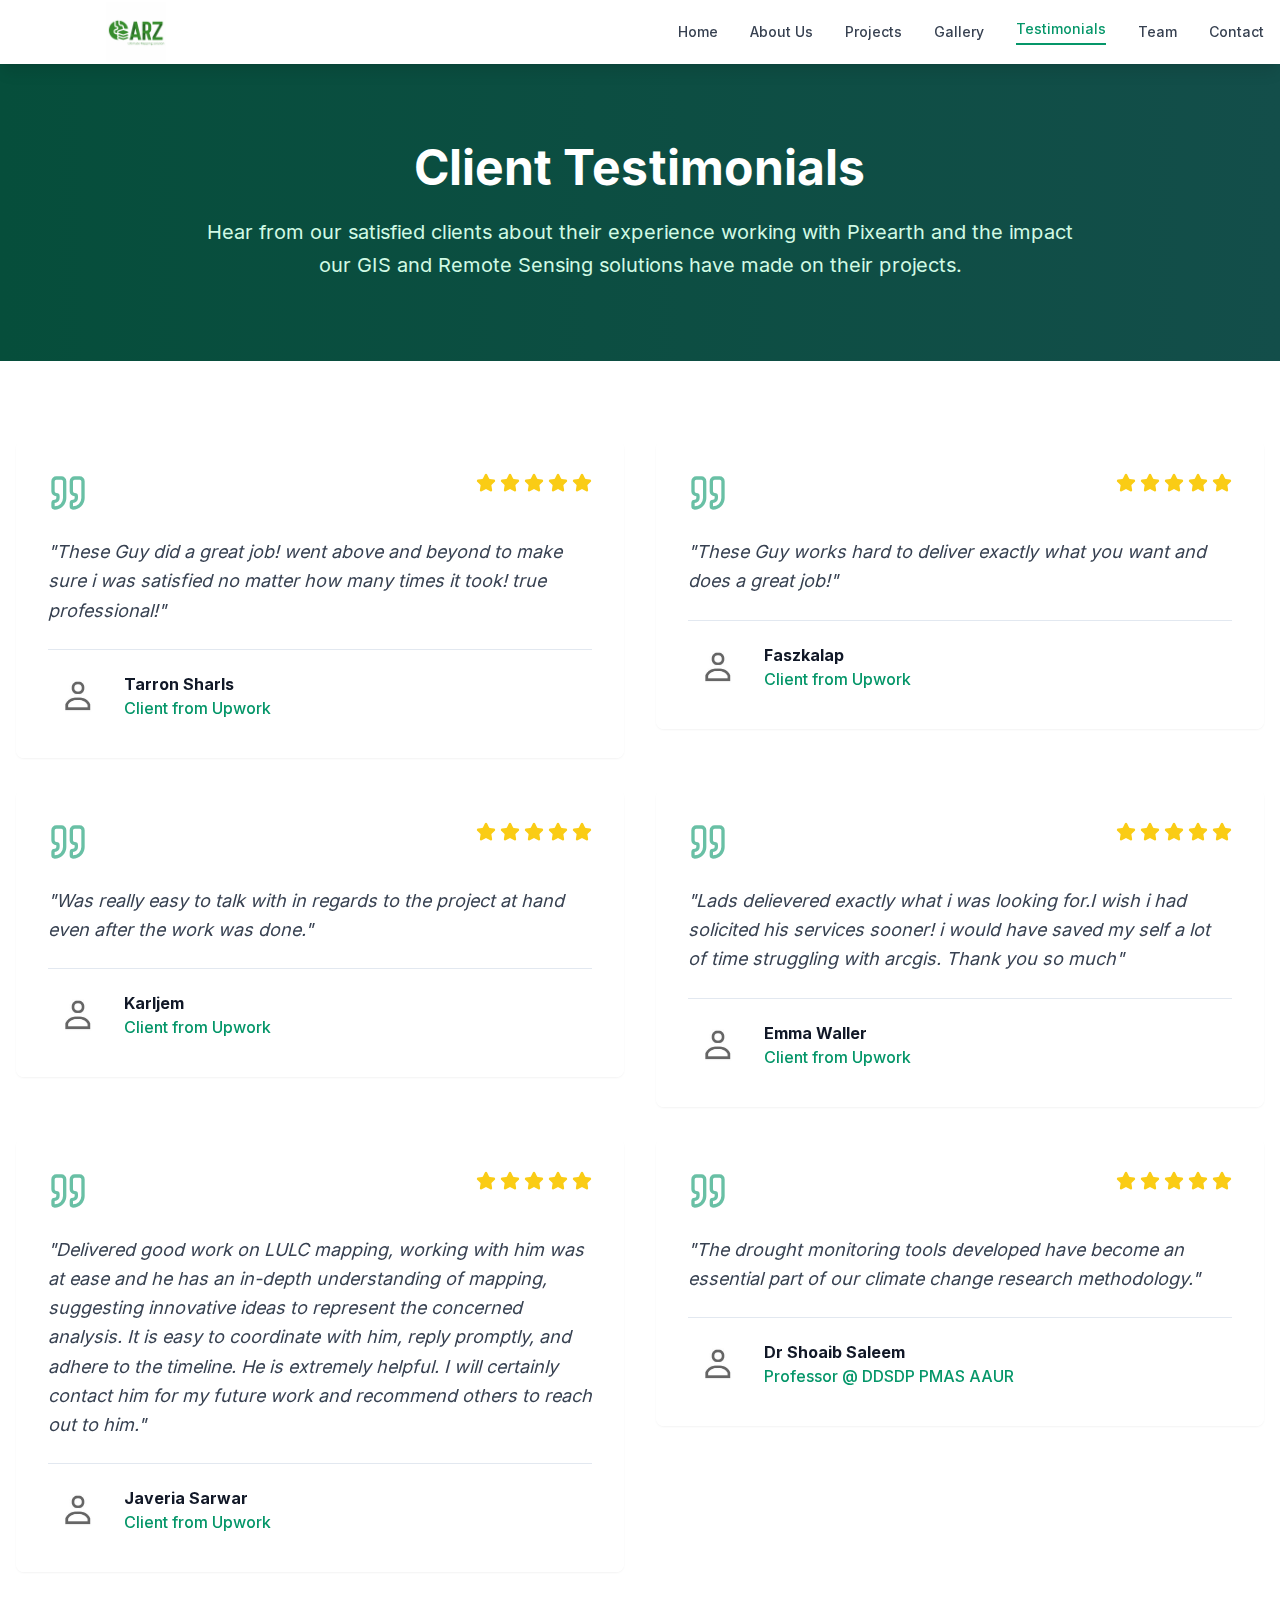
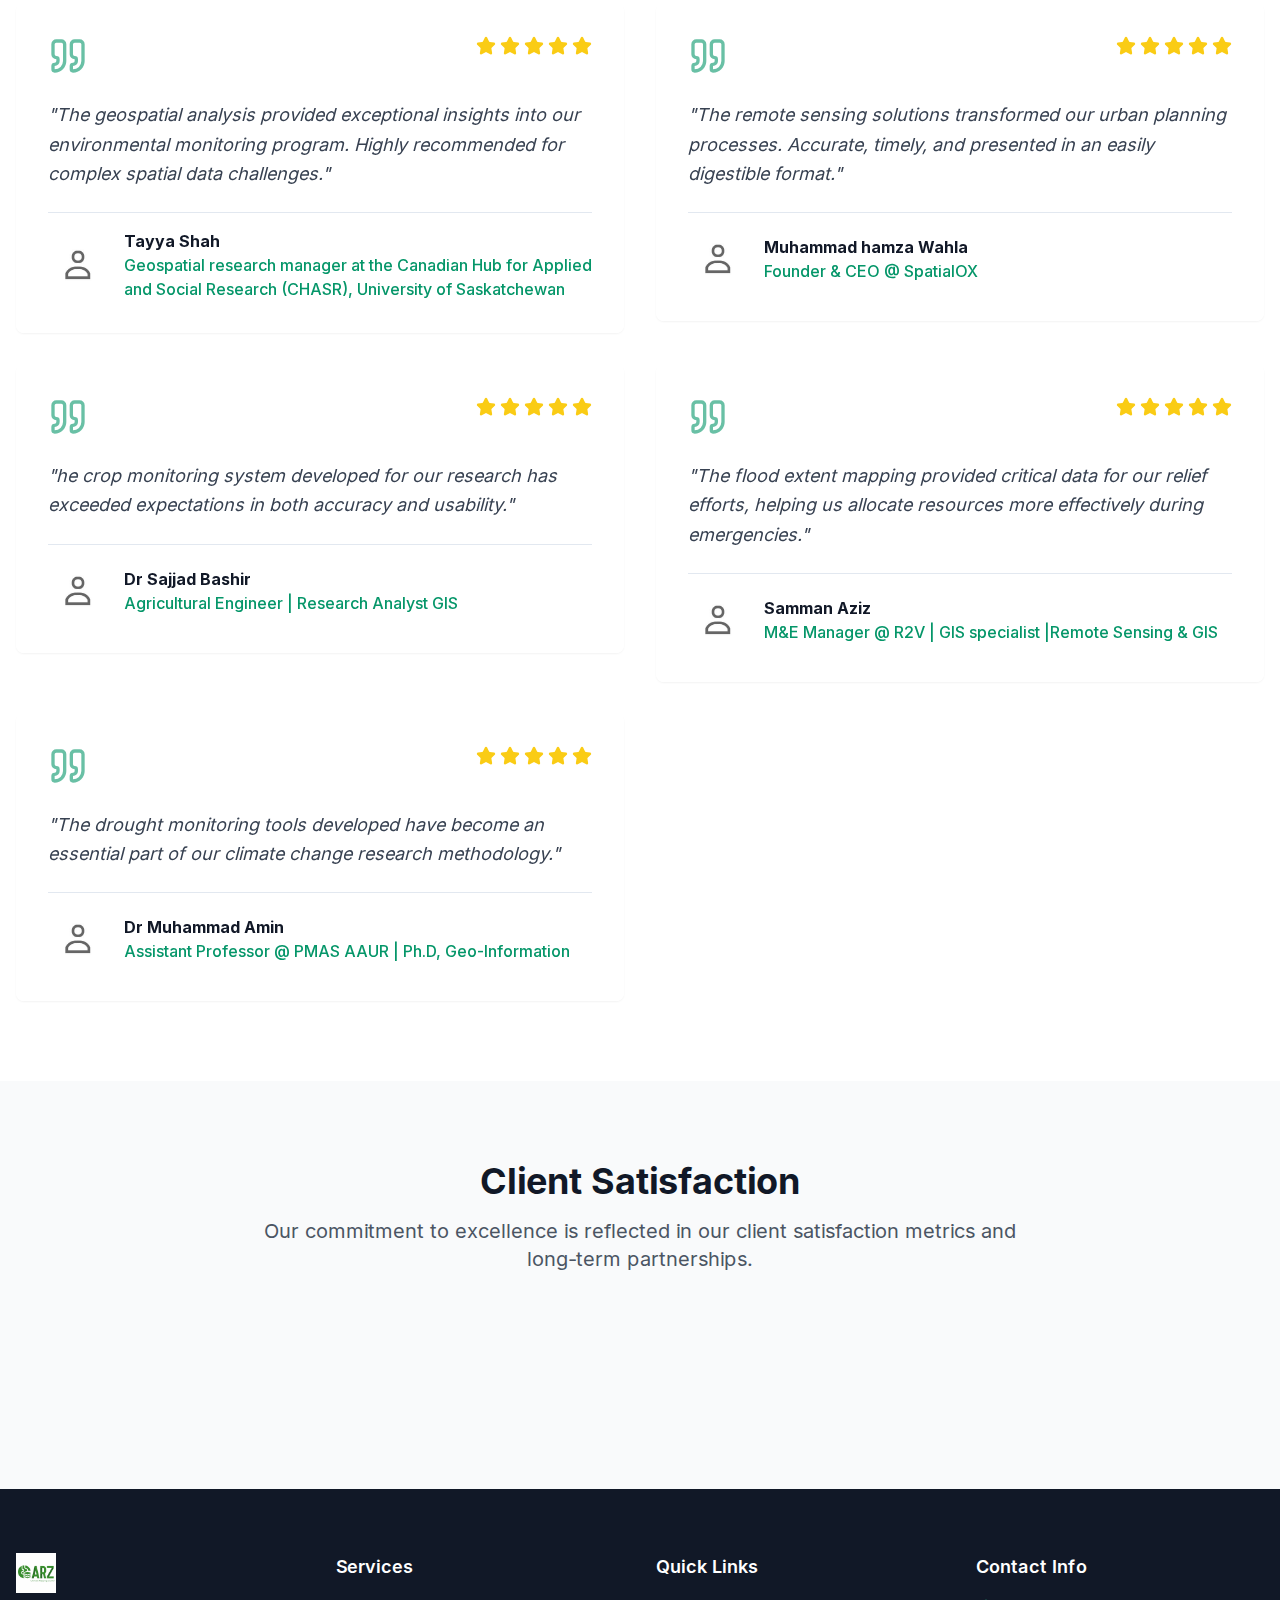
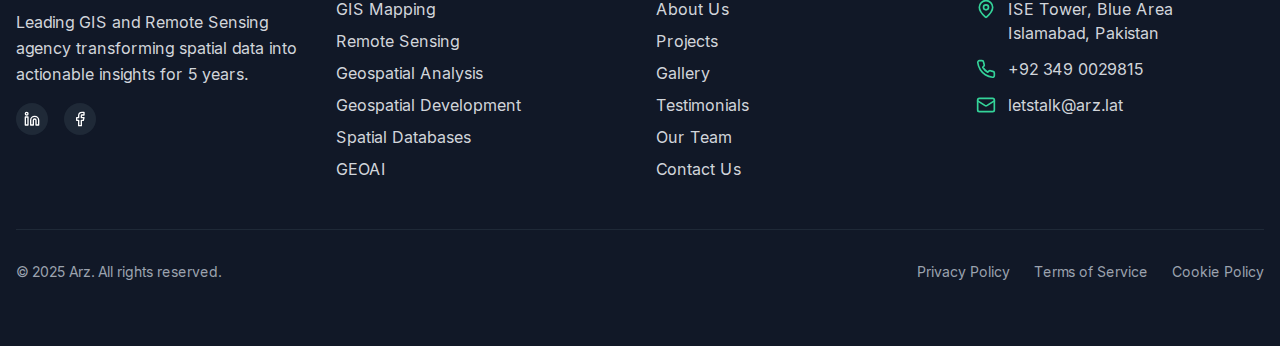
<file: testimonials.html>
<!DOCTYPE html><html lang="en"><head><meta charSet="utf-8"/><meta name="viewport" content="width=device-width, initial-scale=1"/><link rel="stylesheet" href="/_next/static/css/f299a5a7374d0d48.css" data-precedence="next"/><link rel="preload" as="script" fetchPriority="low" href="/_next/static/chunks/webpack-66e446390485b17a.js"/><script src="/_next/static/chunks/4bd1b696-98fbf86a5d33fc8e.js" async=""></script><script src="/_next/static/chunks/684-7db9cc1a895c1b97.js" async=""></script><script src="/_next/static/chunks/main-app-2341ff1abfc82e60.js" async=""></script><script src="/_next/static/chunks/63-c13178bb6f1aded7.js" async=""></script><script src="/_next/static/chunks/598-65a85430528df68f.js" async=""></script><script src="/_next/static/chunks/874-5e062d0d0b7bf03c.js" async=""></script><script src="/_next/static/chunks/app/layout-0ab22feefce9ebf9.js" async=""></script><script src="/_next/static/chunks/app/testimonials/page-7c267e04347b1109.js" async=""></script><script src="/_next/static/chunks/app/page-b3955dddd4879f8a.js" async=""></script><title>Arz (The Ultimate Mapping Solution)</title><meta name="description" content="Leading GIS and Remote Sensing agency transforming spatial data into actionable insights. Expert solutions for mapping, analysis, and geospatial intelligence."/><meta name="generator" content="v0.dev"/><meta name="keywords" content="GIS, Remote Sensing, Spatial Analysis, Mapping, Geospatial, Satellite Imagery, Geographic Information Systems, Arz, spatial analysis, mapping, geospatial, satellite imagery, geographic information systems"/><link rel="shortcut icon" href="/arz.png"/><link rel="icon" href="/arz.png"/><link rel="apple-touch-icon" href="/arz.png"/><script src="/_next/static/chunks/polyfills-42372ed130431b0a.js" noModule=""></script></head><body class="__className_e8ce0c"><nav class="bg-white shadow-lg sticky top-0 z-50"><div class="container mx-auto px-4"><div class="flex justify-between items-center h-16"><a class="flex items-center space-x-2" href="/"><div class="w-60 h-60 rounded-lg flex items-center justify-center"><img alt="Company Logo" loading="lazy" width="60" height="60" decoding="async" data-nimg="1" class="object-contain" style="color:transparent" src="/arz.png"/></div></a><div class="hidden lg:flex items-center space-x-8"><a class="text-sm font-medium transition-all duration-300 hover:text-emerald-600 hover:-translate-y-0.5 text-gray-700" href="/">Home</a><a class="text-sm font-medium transition-all duration-300 hover:text-emerald-600 hover:-translate-y-0.5 text-gray-700" href="/about">About Us</a><a class="text-sm font-medium transition-all duration-300 hover:text-emerald-600 hover:-translate-y-0.5 text-gray-700" href="/projects">Projects</a><a class="text-sm font-medium transition-all duration-300 hover:text-emerald-600 hover:-translate-y-0.5 text-gray-700" href="/gallery">Gallery</a><a class="text-sm font-medium transition-all duration-300 hover:text-emerald-600 hover:-translate-y-0.5 text-emerald-600 border-b-2 border-emerald-600 pb-1" href="/testimonials">Testimonials</a><a class="text-sm font-medium transition-all duration-300 hover:text-emerald-600 hover:-translate-y-0.5 text-gray-700" href="/team">Team</a><a class="text-sm font-medium transition-all duration-300 hover:text-emerald-600 hover:-translate-y-0.5 text-gray-700" href="/contact">Contact</a></div><div class="lg:hidden"><button class="text-gray-700 hover:text-emerald-600 transition-all duration-300 hover:scale-110"><svg xmlns="http://www.w3.org/2000/svg" width="24" height="24" viewBox="0 0 24 24" fill="none" stroke="currentColor" stroke-width="2" stroke-linecap="round" stroke-linejoin="round" class="lucide lucide-menu h-6 w-6"><line x1="4" x2="20" y1="12" y2="12"></line><line x1="4" x2="20" y1="6" y2="6"></line><line x1="4" x2="20" y1="18" y2="18"></line></svg></button></div></div></div></nav><main><div class="flex flex-col min-h-screen"><section class="bg-gradient-to-r from-emerald-900 to-teal-900 text-white py-20"><div class="container mx-auto px-4"><div class="max-w-4xl mx-auto text-center"><h1 class="text-5xl font-bold mb-6">Client Testimonials</h1><p class="text-xl text-emerald-100 leading-relaxed">Hear from our satisfied clients about their experience working with Pixearth and the impact our GIS and Remote Sensing solutions have made on their projects.</p></div></div></section><section class="py-20"><div class="container mx-auto px-4"><div class="grid lg:grid-cols-2 gap-8"><div class="transition-all duration-600 ease-out opacity-0 translate-y-4" style="transition-delay:0s"><div class="rounded-lg text-card-foreground shadow-sm hover:shadow-2xl hover:-translate-y-2 transition-all duration-500 group border-0 bg-white/95 backdrop-blur-sm"><div class="p-8"><div class="space-y-6"><div class="flex justify-between items-start"><svg xmlns="http://www.w3.org/2000/svg" width="24" height="24" viewBox="0 0 24 24" fill="none" stroke="currentColor" stroke-width="2" stroke-linecap="round" stroke-linejoin="round" class="lucide lucide-quote h-10 w-10 text-emerald-600/60 group-hover:text-emerald-600/80 group-hover:scale-110 transition-all duration-300"><path d="M16 3a2 2 0 0 0-2 2v6a2 2 0 0 0 2 2 1 1 0 0 1 1 1v1a2 2 0 0 1-2 2 1 1 0 0 0-1 1v2a1 1 0 0 0 1 1 6 6 0 0 0 6-6V5a2 2 0 0 0-2-2z"></path><path d="M5 3a2 2 0 0 0-2 2v6a2 2 0 0 0 2 2 1 1 0 0 1 1 1v1a2 2 0 0 1-2 2 1 1 0 0 0-1 1v2a1 1 0 0 0 1 1 6 6 0 0 0 6-6V5a2 2 0 0 0-2-2z"></path></svg><div class="flex gap-1"><svg xmlns="http://www.w3.org/2000/svg" width="24" height="24" viewBox="0 0 24 24" fill="none" stroke="currentColor" stroke-width="2" stroke-linecap="round" stroke-linejoin="round" class="lucide lucide-star h-5 w-5 fill-yellow-400 text-yellow-400 hover:scale-110 transition-transform duration-200" style="animation-delay:0s"><path d="M11.525 2.295a.53.53 0 0 1 .95 0l2.31 4.679a2.123 2.123 0 0 0 1.595 1.16l5.166.756a.53.53 0 0 1 .294.904l-3.736 3.638a2.123 2.123 0 0 0-.611 1.878l.882 5.14a.53.53 0 0 1-.771.56l-4.618-2.428a2.122 2.122 0 0 0-1.973 0L6.396 21.01a.53.53 0 0 1-.77-.56l.881-5.139a2.122 2.122 0 0 0-.611-1.879L2.16 9.795a.53.53 0 0 1 .294-.906l5.165-.755a2.122 2.122 0 0 0 1.597-1.16z"></path></svg><svg xmlns="http://www.w3.org/2000/svg" width="24" height="24" viewBox="0 0 24 24" fill="none" stroke="currentColor" stroke-width="2" stroke-linecap="round" stroke-linejoin="round" class="lucide lucide-star h-5 w-5 fill-yellow-400 text-yellow-400 hover:scale-110 transition-transform duration-200" style="animation-delay:0.1s"><path d="M11.525 2.295a.53.53 0 0 1 .95 0l2.31 4.679a2.123 2.123 0 0 0 1.595 1.16l5.166.756a.53.53 0 0 1 .294.904l-3.736 3.638a2.123 2.123 0 0 0-.611 1.878l.882 5.14a.53.53 0 0 1-.771.56l-4.618-2.428a2.122 2.122 0 0 0-1.973 0L6.396 21.01a.53.53 0 0 1-.77-.56l.881-5.139a2.122 2.122 0 0 0-.611-1.879L2.16 9.795a.53.53 0 0 1 .294-.906l5.165-.755a2.122 2.122 0 0 0 1.597-1.16z"></path></svg><svg xmlns="http://www.w3.org/2000/svg" width="24" height="24" viewBox="0 0 24 24" fill="none" stroke="currentColor" stroke-width="2" stroke-linecap="round" stroke-linejoin="round" class="lucide lucide-star h-5 w-5 fill-yellow-400 text-yellow-400 hover:scale-110 transition-transform duration-200" style="animation-delay:0.2s"><path d="M11.525 2.295a.53.53 0 0 1 .95 0l2.31 4.679a2.123 2.123 0 0 0 1.595 1.16l5.166.756a.53.53 0 0 1 .294.904l-3.736 3.638a2.123 2.123 0 0 0-.611 1.878l.882 5.14a.53.53 0 0 1-.771.56l-4.618-2.428a2.122 2.122 0 0 0-1.973 0L6.396 21.01a.53.53 0 0 1-.77-.56l.881-5.139a2.122 2.122 0 0 0-.611-1.879L2.16 9.795a.53.53 0 0 1 .294-.906l5.165-.755a2.122 2.122 0 0 0 1.597-1.16z"></path></svg><svg xmlns="http://www.w3.org/2000/svg" width="24" height="24" viewBox="0 0 24 24" fill="none" stroke="currentColor" stroke-width="2" stroke-linecap="round" stroke-linejoin="round" class="lucide lucide-star h-5 w-5 fill-yellow-400 text-yellow-400 hover:scale-110 transition-transform duration-200" style="animation-delay:0.30000000000000004s"><path d="M11.525 2.295a.53.53 0 0 1 .95 0l2.31 4.679a2.123 2.123 0 0 0 1.595 1.16l5.166.756a.53.53 0 0 1 .294.904l-3.736 3.638a2.123 2.123 0 0 0-.611 1.878l.882 5.14a.53.53 0 0 1-.771.56l-4.618-2.428a2.122 2.122 0 0 0-1.973 0L6.396 21.01a.53.53 0 0 1-.77-.56l.881-5.139a2.122 2.122 0 0 0-.611-1.879L2.16 9.795a.53.53 0 0 1 .294-.906l5.165-.755a2.122 2.122 0 0 0 1.597-1.16z"></path></svg><svg xmlns="http://www.w3.org/2000/svg" width="24" height="24" viewBox="0 0 24 24" fill="none" stroke="currentColor" stroke-width="2" stroke-linecap="round" stroke-linejoin="round" class="lucide lucide-star h-5 w-5 fill-yellow-400 text-yellow-400 hover:scale-110 transition-transform duration-200" style="animation-delay:0.4s"><path d="M11.525 2.295a.53.53 0 0 1 .95 0l2.31 4.679a2.123 2.123 0 0 0 1.595 1.16l5.166.756a.53.53 0 0 1 .294.904l-3.736 3.638a2.123 2.123 0 0 0-.611 1.878l.882 5.14a.53.53 0 0 1-.771.56l-4.618-2.428a2.122 2.122 0 0 0-1.973 0L6.396 21.01a.53.53 0 0 1-.77-.56l.881-5.139a2.122 2.122 0 0 0-.611-1.879L2.16 9.795a.53.53 0 0 1 .294-.906l5.165-.755a2.122 2.122 0 0 0 1.597-1.16z"></path></svg></div></div><p class="text-gray-700 leading-relaxed text-lg italic">&quot;<!-- -->These Guy did a great job! went above and beyond to make sure i was satisfied no matter how many times it took! true professional!<!-- -->&quot;</p><div class="flex items-center gap-4 pt-4 border-t"><img alt="Tarron Sharls" loading="lazy" width="60" height="60" decoding="async" data-nimg="1" class="rounded-full" style="color:transparent" src="/placeholder-user.jpg?height=100&amp;width=100"/><div><h4 class="font-bold text-gray-900">Tarron Sharls</h4><p class="text-emerald-600 font-medium">Client from Upwork</p></div></div></div></div></div></div><div class="transition-all duration-600 ease-out opacity-0 translate-y-4" style="transition-delay:0s"><div class="rounded-lg text-card-foreground shadow-sm hover:shadow-2xl hover:-translate-y-2 transition-all duration-500 group border-0 bg-white/95 backdrop-blur-sm"><div class="p-8"><div class="space-y-6"><div class="flex justify-between items-start"><svg xmlns="http://www.w3.org/2000/svg" width="24" height="24" viewBox="0 0 24 24" fill="none" stroke="currentColor" stroke-width="2" stroke-linecap="round" stroke-linejoin="round" class="lucide lucide-quote h-10 w-10 text-emerald-600/60 group-hover:text-emerald-600/80 group-hover:scale-110 transition-all duration-300"><path d="M16 3a2 2 0 0 0-2 2v6a2 2 0 0 0 2 2 1 1 0 0 1 1 1v1a2 2 0 0 1-2 2 1 1 0 0 0-1 1v2a1 1 0 0 0 1 1 6 6 0 0 0 6-6V5a2 2 0 0 0-2-2z"></path><path d="M5 3a2 2 0 0 0-2 2v6a2 2 0 0 0 2 2 1 1 0 0 1 1 1v1a2 2 0 0 1-2 2 1 1 0 0 0-1 1v2a1 1 0 0 0 1 1 6 6 0 0 0 6-6V5a2 2 0 0 0-2-2z"></path></svg><div class="flex gap-1"><svg xmlns="http://www.w3.org/2000/svg" width="24" height="24" viewBox="0 0 24 24" fill="none" stroke="currentColor" stroke-width="2" stroke-linecap="round" stroke-linejoin="round" class="lucide lucide-star h-5 w-5 fill-yellow-400 text-yellow-400 hover:scale-110 transition-transform duration-200" style="animation-delay:0s"><path d="M11.525 2.295a.53.53 0 0 1 .95 0l2.31 4.679a2.123 2.123 0 0 0 1.595 1.16l5.166.756a.53.53 0 0 1 .294.904l-3.736 3.638a2.123 2.123 0 0 0-.611 1.878l.882 5.14a.53.53 0 0 1-.771.56l-4.618-2.428a2.122 2.122 0 0 0-1.973 0L6.396 21.01a.53.53 0 0 1-.77-.56l.881-5.139a2.122 2.122 0 0 0-.611-1.879L2.16 9.795a.53.53 0 0 1 .294-.906l5.165-.755a2.122 2.122 0 0 0 1.597-1.16z"></path></svg><svg xmlns="http://www.w3.org/2000/svg" width="24" height="24" viewBox="0 0 24 24" fill="none" stroke="currentColor" stroke-width="2" stroke-linecap="round" stroke-linejoin="round" class="lucide lucide-star h-5 w-5 fill-yellow-400 text-yellow-400 hover:scale-110 transition-transform duration-200" style="animation-delay:0.1s"><path d="M11.525 2.295a.53.53 0 0 1 .95 0l2.31 4.679a2.123 2.123 0 0 0 1.595 1.16l5.166.756a.53.53 0 0 1 .294.904l-3.736 3.638a2.123 2.123 0 0 0-.611 1.878l.882 5.14a.53.53 0 0 1-.771.56l-4.618-2.428a2.122 2.122 0 0 0-1.973 0L6.396 21.01a.53.53 0 0 1-.77-.56l.881-5.139a2.122 2.122 0 0 0-.611-1.879L2.16 9.795a.53.53 0 0 1 .294-.906l5.165-.755a2.122 2.122 0 0 0 1.597-1.16z"></path></svg><svg xmlns="http://www.w3.org/2000/svg" width="24" height="24" viewBox="0 0 24 24" fill="none" stroke="currentColor" stroke-width="2" stroke-linecap="round" stroke-linejoin="round" class="lucide lucide-star h-5 w-5 fill-yellow-400 text-yellow-400 hover:scale-110 transition-transform duration-200" style="animation-delay:0.2s"><path d="M11.525 2.295a.53.53 0 0 1 .95 0l2.31 4.679a2.123 2.123 0 0 0 1.595 1.16l5.166.756a.53.53 0 0 1 .294.904l-3.736 3.638a2.123 2.123 0 0 0-.611 1.878l.882 5.14a.53.53 0 0 1-.771.56l-4.618-2.428a2.122 2.122 0 0 0-1.973 0L6.396 21.01a.53.53 0 0 1-.77-.56l.881-5.139a2.122 2.122 0 0 0-.611-1.879L2.16 9.795a.53.53 0 0 1 .294-.906l5.165-.755a2.122 2.122 0 0 0 1.597-1.16z"></path></svg><svg xmlns="http://www.w3.org/2000/svg" width="24" height="24" viewBox="0 0 24 24" fill="none" stroke="currentColor" stroke-width="2" stroke-linecap="round" stroke-linejoin="round" class="lucide lucide-star h-5 w-5 fill-yellow-400 text-yellow-400 hover:scale-110 transition-transform duration-200" style="animation-delay:0.30000000000000004s"><path d="M11.525 2.295a.53.53 0 0 1 .95 0l2.31 4.679a2.123 2.123 0 0 0 1.595 1.16l5.166.756a.53.53 0 0 1 .294.904l-3.736 3.638a2.123 2.123 0 0 0-.611 1.878l.882 5.14a.53.53 0 0 1-.771.56l-4.618-2.428a2.122 2.122 0 0 0-1.973 0L6.396 21.01a.53.53 0 0 1-.77-.56l.881-5.139a2.122 2.122 0 0 0-.611-1.879L2.16 9.795a.53.53 0 0 1 .294-.906l5.165-.755a2.122 2.122 0 0 0 1.597-1.16z"></path></svg><svg xmlns="http://www.w3.org/2000/svg" width="24" height="24" viewBox="0 0 24 24" fill="none" stroke="currentColor" stroke-width="2" stroke-linecap="round" stroke-linejoin="round" class="lucide lucide-star h-5 w-5 fill-yellow-400 text-yellow-400 hover:scale-110 transition-transform duration-200" style="animation-delay:0.4s"><path d="M11.525 2.295a.53.53 0 0 1 .95 0l2.31 4.679a2.123 2.123 0 0 0 1.595 1.16l5.166.756a.53.53 0 0 1 .294.904l-3.736 3.638a2.123 2.123 0 0 0-.611 1.878l.882 5.14a.53.53 0 0 1-.771.56l-4.618-2.428a2.122 2.122 0 0 0-1.973 0L6.396 21.01a.53.53 0 0 1-.77-.56l.881-5.139a2.122 2.122 0 0 0-.611-1.879L2.16 9.795a.53.53 0 0 1 .294-.906l5.165-.755a2.122 2.122 0 0 0 1.597-1.16z"></path></svg></div></div><p class="text-gray-700 leading-relaxed text-lg italic">&quot;<!-- -->These Guy works hard to deliver exactly what you want and does a great job!<!-- -->&quot;</p><div class="flex items-center gap-4 pt-4 border-t"><img alt="Faszkalap" loading="lazy" width="60" height="60" decoding="async" data-nimg="1" class="rounded-full" style="color:transparent" src="/placeholder-user.jpg?height=100&amp;width=100"/><div><h4 class="font-bold text-gray-900">Faszkalap</h4><p class="text-emerald-600 font-medium">Client from Upwork</p></div></div></div></div></div></div><div class="transition-all duration-600 ease-out opacity-0 translate-y-4" style="transition-delay:0s"><div class="rounded-lg text-card-foreground shadow-sm hover:shadow-2xl hover:-translate-y-2 transition-all duration-500 group border-0 bg-white/95 backdrop-blur-sm"><div class="p-8"><div class="space-y-6"><div class="flex justify-between items-start"><svg xmlns="http://www.w3.org/2000/svg" width="24" height="24" viewBox="0 0 24 24" fill="none" stroke="currentColor" stroke-width="2" stroke-linecap="round" stroke-linejoin="round" class="lucide lucide-quote h-10 w-10 text-emerald-600/60 group-hover:text-emerald-600/80 group-hover:scale-110 transition-all duration-300"><path d="M16 3a2 2 0 0 0-2 2v6a2 2 0 0 0 2 2 1 1 0 0 1 1 1v1a2 2 0 0 1-2 2 1 1 0 0 0-1 1v2a1 1 0 0 0 1 1 6 6 0 0 0 6-6V5a2 2 0 0 0-2-2z"></path><path d="M5 3a2 2 0 0 0-2 2v6a2 2 0 0 0 2 2 1 1 0 0 1 1 1v1a2 2 0 0 1-2 2 1 1 0 0 0-1 1v2a1 1 0 0 0 1 1 6 6 0 0 0 6-6V5a2 2 0 0 0-2-2z"></path></svg><div class="flex gap-1"><svg xmlns="http://www.w3.org/2000/svg" width="24" height="24" viewBox="0 0 24 24" fill="none" stroke="currentColor" stroke-width="2" stroke-linecap="round" stroke-linejoin="round" class="lucide lucide-star h-5 w-5 fill-yellow-400 text-yellow-400 hover:scale-110 transition-transform duration-200" style="animation-delay:0s"><path d="M11.525 2.295a.53.53 0 0 1 .95 0l2.31 4.679a2.123 2.123 0 0 0 1.595 1.16l5.166.756a.53.53 0 0 1 .294.904l-3.736 3.638a2.123 2.123 0 0 0-.611 1.878l.882 5.14a.53.53 0 0 1-.771.56l-4.618-2.428a2.122 2.122 0 0 0-1.973 0L6.396 21.01a.53.53 0 0 1-.77-.56l.881-5.139a2.122 2.122 0 0 0-.611-1.879L2.16 9.795a.53.53 0 0 1 .294-.906l5.165-.755a2.122 2.122 0 0 0 1.597-1.16z"></path></svg><svg xmlns="http://www.w3.org/2000/svg" width="24" height="24" viewBox="0 0 24 24" fill="none" stroke="currentColor" stroke-width="2" stroke-linecap="round" stroke-linejoin="round" class="lucide lucide-star h-5 w-5 fill-yellow-400 text-yellow-400 hover:scale-110 transition-transform duration-200" style="animation-delay:0.1s"><path d="M11.525 2.295a.53.53 0 0 1 .95 0l2.31 4.679a2.123 2.123 0 0 0 1.595 1.16l5.166.756a.53.53 0 0 1 .294.904l-3.736 3.638a2.123 2.123 0 0 0-.611 1.878l.882 5.14a.53.53 0 0 1-.771.56l-4.618-2.428a2.122 2.122 0 0 0-1.973 0L6.396 21.01a.53.53 0 0 1-.77-.56l.881-5.139a2.122 2.122 0 0 0-.611-1.879L2.16 9.795a.53.53 0 0 1 .294-.906l5.165-.755a2.122 2.122 0 0 0 1.597-1.16z"></path></svg><svg xmlns="http://www.w3.org/2000/svg" width="24" height="24" viewBox="0 0 24 24" fill="none" stroke="currentColor" stroke-width="2" stroke-linecap="round" stroke-linejoin="round" class="lucide lucide-star h-5 w-5 fill-yellow-400 text-yellow-400 hover:scale-110 transition-transform duration-200" style="animation-delay:0.2s"><path d="M11.525 2.295a.53.53 0 0 1 .95 0l2.31 4.679a2.123 2.123 0 0 0 1.595 1.16l5.166.756a.53.53 0 0 1 .294.904l-3.736 3.638a2.123 2.123 0 0 0-.611 1.878l.882 5.14a.53.53 0 0 1-.771.56l-4.618-2.428a2.122 2.122 0 0 0-1.973 0L6.396 21.01a.53.53 0 0 1-.77-.56l.881-5.139a2.122 2.122 0 0 0-.611-1.879L2.16 9.795a.53.53 0 0 1 .294-.906l5.165-.755a2.122 2.122 0 0 0 1.597-1.16z"></path></svg><svg xmlns="http://www.w3.org/2000/svg" width="24" height="24" viewBox="0 0 24 24" fill="none" stroke="currentColor" stroke-width="2" stroke-linecap="round" stroke-linejoin="round" class="lucide lucide-star h-5 w-5 fill-yellow-400 text-yellow-400 hover:scale-110 transition-transform duration-200" style="animation-delay:0.30000000000000004s"><path d="M11.525 2.295a.53.53 0 0 1 .95 0l2.31 4.679a2.123 2.123 0 0 0 1.595 1.16l5.166.756a.53.53 0 0 1 .294.904l-3.736 3.638a2.123 2.123 0 0 0-.611 1.878l.882 5.14a.53.53 0 0 1-.771.56l-4.618-2.428a2.122 2.122 0 0 0-1.973 0L6.396 21.01a.53.53 0 0 1-.77-.56l.881-5.139a2.122 2.122 0 0 0-.611-1.879L2.16 9.795a.53.53 0 0 1 .294-.906l5.165-.755a2.122 2.122 0 0 0 1.597-1.16z"></path></svg><svg xmlns="http://www.w3.org/2000/svg" width="24" height="24" viewBox="0 0 24 24" fill="none" stroke="currentColor" stroke-width="2" stroke-linecap="round" stroke-linejoin="round" class="lucide lucide-star h-5 w-5 fill-yellow-400 text-yellow-400 hover:scale-110 transition-transform duration-200" style="animation-delay:0.4s"><path d="M11.525 2.295a.53.53 0 0 1 .95 0l2.31 4.679a2.123 2.123 0 0 0 1.595 1.16l5.166.756a.53.53 0 0 1 .294.904l-3.736 3.638a2.123 2.123 0 0 0-.611 1.878l.882 5.14a.53.53 0 0 1-.771.56l-4.618-2.428a2.122 2.122 0 0 0-1.973 0L6.396 21.01a.53.53 0 0 1-.77-.56l.881-5.139a2.122 2.122 0 0 0-.611-1.879L2.16 9.795a.53.53 0 0 1 .294-.906l5.165-.755a2.122 2.122 0 0 0 1.597-1.16z"></path></svg></div></div><p class="text-gray-700 leading-relaxed text-lg italic">&quot;<!-- -->Was really easy to talk with in regards to the project at hand even after the work was done.<!-- -->&quot;</p><div class="flex items-center gap-4 pt-4 border-t"><img alt="Karljem" loading="lazy" width="60" height="60" decoding="async" data-nimg="1" class="rounded-full" style="color:transparent" src="/placeholder-user.jpg?height=100&amp;width=100"/><div><h4 class="font-bold text-gray-900">Karljem</h4><p class="text-emerald-600 font-medium">Client from Upwork</p></div></div></div></div></div></div><div class="transition-all duration-600 ease-out opacity-0 translate-y-4" style="transition-delay:0s"><div class="rounded-lg text-card-foreground shadow-sm hover:shadow-2xl hover:-translate-y-2 transition-all duration-500 group border-0 bg-white/95 backdrop-blur-sm"><div class="p-8"><div class="space-y-6"><div class="flex justify-between items-start"><svg xmlns="http://www.w3.org/2000/svg" width="24" height="24" viewBox="0 0 24 24" fill="none" stroke="currentColor" stroke-width="2" stroke-linecap="round" stroke-linejoin="round" class="lucide lucide-quote h-10 w-10 text-emerald-600/60 group-hover:text-emerald-600/80 group-hover:scale-110 transition-all duration-300"><path d="M16 3a2 2 0 0 0-2 2v6a2 2 0 0 0 2 2 1 1 0 0 1 1 1v1a2 2 0 0 1-2 2 1 1 0 0 0-1 1v2a1 1 0 0 0 1 1 6 6 0 0 0 6-6V5a2 2 0 0 0-2-2z"></path><path d="M5 3a2 2 0 0 0-2 2v6a2 2 0 0 0 2 2 1 1 0 0 1 1 1v1a2 2 0 0 1-2 2 1 1 0 0 0-1 1v2a1 1 0 0 0 1 1 6 6 0 0 0 6-6V5a2 2 0 0 0-2-2z"></path></svg><div class="flex gap-1"><svg xmlns="http://www.w3.org/2000/svg" width="24" height="24" viewBox="0 0 24 24" fill="none" stroke="currentColor" stroke-width="2" stroke-linecap="round" stroke-linejoin="round" class="lucide lucide-star h-5 w-5 fill-yellow-400 text-yellow-400 hover:scale-110 transition-transform duration-200" style="animation-delay:0s"><path d="M11.525 2.295a.53.53 0 0 1 .95 0l2.31 4.679a2.123 2.123 0 0 0 1.595 1.16l5.166.756a.53.53 0 0 1 .294.904l-3.736 3.638a2.123 2.123 0 0 0-.611 1.878l.882 5.14a.53.53 0 0 1-.771.56l-4.618-2.428a2.122 2.122 0 0 0-1.973 0L6.396 21.01a.53.53 0 0 1-.77-.56l.881-5.139a2.122 2.122 0 0 0-.611-1.879L2.16 9.795a.53.53 0 0 1 .294-.906l5.165-.755a2.122 2.122 0 0 0 1.597-1.16z"></path></svg><svg xmlns="http://www.w3.org/2000/svg" width="24" height="24" viewBox="0 0 24 24" fill="none" stroke="currentColor" stroke-width="2" stroke-linecap="round" stroke-linejoin="round" class="lucide lucide-star h-5 w-5 fill-yellow-400 text-yellow-400 hover:scale-110 transition-transform duration-200" style="animation-delay:0.1s"><path d="M11.525 2.295a.53.53 0 0 1 .95 0l2.31 4.679a2.123 2.123 0 0 0 1.595 1.16l5.166.756a.53.53 0 0 1 .294.904l-3.736 3.638a2.123 2.123 0 0 0-.611 1.878l.882 5.14a.53.53 0 0 1-.771.56l-4.618-2.428a2.122 2.122 0 0 0-1.973 0L6.396 21.01a.53.53 0 0 1-.77-.56l.881-5.139a2.122 2.122 0 0 0-.611-1.879L2.16 9.795a.53.53 0 0 1 .294-.906l5.165-.755a2.122 2.122 0 0 0 1.597-1.16z"></path></svg><svg xmlns="http://www.w3.org/2000/svg" width="24" height="24" viewBox="0 0 24 24" fill="none" stroke="currentColor" stroke-width="2" stroke-linecap="round" stroke-linejoin="round" class="lucide lucide-star h-5 w-5 fill-yellow-400 text-yellow-400 hover:scale-110 transition-transform duration-200" style="animation-delay:0.2s"><path d="M11.525 2.295a.53.53 0 0 1 .95 0l2.31 4.679a2.123 2.123 0 0 0 1.595 1.16l5.166.756a.53.53 0 0 1 .294.904l-3.736 3.638a2.123 2.123 0 0 0-.611 1.878l.882 5.14a.53.53 0 0 1-.771.56l-4.618-2.428a2.122 2.122 0 0 0-1.973 0L6.396 21.01a.53.53 0 0 1-.77-.56l.881-5.139a2.122 2.122 0 0 0-.611-1.879L2.16 9.795a.53.53 0 0 1 .294-.906l5.165-.755a2.122 2.122 0 0 0 1.597-1.16z"></path></svg><svg xmlns="http://www.w3.org/2000/svg" width="24" height="24" viewBox="0 0 24 24" fill="none" stroke="currentColor" stroke-width="2" stroke-linecap="round" stroke-linejoin="round" class="lucide lucide-star h-5 w-5 fill-yellow-400 text-yellow-400 hover:scale-110 transition-transform duration-200" style="animation-delay:0.30000000000000004s"><path d="M11.525 2.295a.53.53 0 0 1 .95 0l2.31 4.679a2.123 2.123 0 0 0 1.595 1.16l5.166.756a.53.53 0 0 1 .294.904l-3.736 3.638a2.123 2.123 0 0 0-.611 1.878l.882 5.14a.53.53 0 0 1-.771.56l-4.618-2.428a2.122 2.122 0 0 0-1.973 0L6.396 21.01a.53.53 0 0 1-.77-.56l.881-5.139a2.122 2.122 0 0 0-.611-1.879L2.16 9.795a.53.53 0 0 1 .294-.906l5.165-.755a2.122 2.122 0 0 0 1.597-1.16z"></path></svg><svg xmlns="http://www.w3.org/2000/svg" width="24" height="24" viewBox="0 0 24 24" fill="none" stroke="currentColor" stroke-width="2" stroke-linecap="round" stroke-linejoin="round" class="lucide lucide-star h-5 w-5 fill-yellow-400 text-yellow-400 hover:scale-110 transition-transform duration-200" style="animation-delay:0.4s"><path d="M11.525 2.295a.53.53 0 0 1 .95 0l2.31 4.679a2.123 2.123 0 0 0 1.595 1.16l5.166.756a.53.53 0 0 1 .294.904l-3.736 3.638a2.123 2.123 0 0 0-.611 1.878l.882 5.14a.53.53 0 0 1-.771.56l-4.618-2.428a2.122 2.122 0 0 0-1.973 0L6.396 21.01a.53.53 0 0 1-.77-.56l.881-5.139a2.122 2.122 0 0 0-.611-1.879L2.16 9.795a.53.53 0 0 1 .294-.906l5.165-.755a2.122 2.122 0 0 0 1.597-1.16z"></path></svg></div></div><p class="text-gray-700 leading-relaxed text-lg italic">&quot;<!-- -->Lads delievered exactly what i was looking for.I wish i had solicited his services sooner! i would have saved my self a lot of time struggling with arcgis. Thank you so much<!-- -->&quot;</p><div class="flex items-center gap-4 pt-4 border-t"><img alt="Emma Waller" loading="lazy" width="60" height="60" decoding="async" data-nimg="1" class="rounded-full" style="color:transparent" src="/placeholder-user.jpg?height=100&amp;width=100"/><div><h4 class="font-bold text-gray-900">Emma Waller</h4><p class="text-emerald-600 font-medium">Client from Upwork</p></div></div></div></div></div></div><div class="transition-all duration-600 ease-out opacity-0 translate-y-4" style="transition-delay:0s"><div class="rounded-lg text-card-foreground shadow-sm hover:shadow-2xl hover:-translate-y-2 transition-all duration-500 group border-0 bg-white/95 backdrop-blur-sm"><div class="p-8"><div class="space-y-6"><div class="flex justify-between items-start"><svg xmlns="http://www.w3.org/2000/svg" width="24" height="24" viewBox="0 0 24 24" fill="none" stroke="currentColor" stroke-width="2" stroke-linecap="round" stroke-linejoin="round" class="lucide lucide-quote h-10 w-10 text-emerald-600/60 group-hover:text-emerald-600/80 group-hover:scale-110 transition-all duration-300"><path d="M16 3a2 2 0 0 0-2 2v6a2 2 0 0 0 2 2 1 1 0 0 1 1 1v1a2 2 0 0 1-2 2 1 1 0 0 0-1 1v2a1 1 0 0 0 1 1 6 6 0 0 0 6-6V5a2 2 0 0 0-2-2z"></path><path d="M5 3a2 2 0 0 0-2 2v6a2 2 0 0 0 2 2 1 1 0 0 1 1 1v1a2 2 0 0 1-2 2 1 1 0 0 0-1 1v2a1 1 0 0 0 1 1 6 6 0 0 0 6-6V5a2 2 0 0 0-2-2z"></path></svg><div class="flex gap-1"><svg xmlns="http://www.w3.org/2000/svg" width="24" height="24" viewBox="0 0 24 24" fill="none" stroke="currentColor" stroke-width="2" stroke-linecap="round" stroke-linejoin="round" class="lucide lucide-star h-5 w-5 fill-yellow-400 text-yellow-400 hover:scale-110 transition-transform duration-200" style="animation-delay:0s"><path d="M11.525 2.295a.53.53 0 0 1 .95 0l2.31 4.679a2.123 2.123 0 0 0 1.595 1.16l5.166.756a.53.53 0 0 1 .294.904l-3.736 3.638a2.123 2.123 0 0 0-.611 1.878l.882 5.14a.53.53 0 0 1-.771.56l-4.618-2.428a2.122 2.122 0 0 0-1.973 0L6.396 21.01a.53.53 0 0 1-.77-.56l.881-5.139a2.122 2.122 0 0 0-.611-1.879L2.16 9.795a.53.53 0 0 1 .294-.906l5.165-.755a2.122 2.122 0 0 0 1.597-1.16z"></path></svg><svg xmlns="http://www.w3.org/2000/svg" width="24" height="24" viewBox="0 0 24 24" fill="none" stroke="currentColor" stroke-width="2" stroke-linecap="round" stroke-linejoin="round" class="lucide lucide-star h-5 w-5 fill-yellow-400 text-yellow-400 hover:scale-110 transition-transform duration-200" style="animation-delay:0.1s"><path d="M11.525 2.295a.53.53 0 0 1 .95 0l2.31 4.679a2.123 2.123 0 0 0 1.595 1.16l5.166.756a.53.53 0 0 1 .294.904l-3.736 3.638a2.123 2.123 0 0 0-.611 1.878l.882 5.14a.53.53 0 0 1-.771.56l-4.618-2.428a2.122 2.122 0 0 0-1.973 0L6.396 21.01a.53.53 0 0 1-.77-.56l.881-5.139a2.122 2.122 0 0 0-.611-1.879L2.16 9.795a.53.53 0 0 1 .294-.906l5.165-.755a2.122 2.122 0 0 0 1.597-1.16z"></path></svg><svg xmlns="http://www.w3.org/2000/svg" width="24" height="24" viewBox="0 0 24 24" fill="none" stroke="currentColor" stroke-width="2" stroke-linecap="round" stroke-linejoin="round" class="lucide lucide-star h-5 w-5 fill-yellow-400 text-yellow-400 hover:scale-110 transition-transform duration-200" style="animation-delay:0.2s"><path d="M11.525 2.295a.53.53 0 0 1 .95 0l2.31 4.679a2.123 2.123 0 0 0 1.595 1.16l5.166.756a.53.53 0 0 1 .294.904l-3.736 3.638a2.123 2.123 0 0 0-.611 1.878l.882 5.14a.53.53 0 0 1-.771.56l-4.618-2.428a2.122 2.122 0 0 0-1.973 0L6.396 21.01a.53.53 0 0 1-.77-.56l.881-5.139a2.122 2.122 0 0 0-.611-1.879L2.16 9.795a.53.53 0 0 1 .294-.906l5.165-.755a2.122 2.122 0 0 0 1.597-1.16z"></path></svg><svg xmlns="http://www.w3.org/2000/svg" width="24" height="24" viewBox="0 0 24 24" fill="none" stroke="currentColor" stroke-width="2" stroke-linecap="round" stroke-linejoin="round" class="lucide lucide-star h-5 w-5 fill-yellow-400 text-yellow-400 hover:scale-110 transition-transform duration-200" style="animation-delay:0.30000000000000004s"><path d="M11.525 2.295a.53.53 0 0 1 .95 0l2.31 4.679a2.123 2.123 0 0 0 1.595 1.16l5.166.756a.53.53 0 0 1 .294.904l-3.736 3.638a2.123 2.123 0 0 0-.611 1.878l.882 5.14a.53.53 0 0 1-.771.56l-4.618-2.428a2.122 2.122 0 0 0-1.973 0L6.396 21.01a.53.53 0 0 1-.77-.56l.881-5.139a2.122 2.122 0 0 0-.611-1.879L2.16 9.795a.53.53 0 0 1 .294-.906l5.165-.755a2.122 2.122 0 0 0 1.597-1.16z"></path></svg><svg xmlns="http://www.w3.org/2000/svg" width="24" height="24" viewBox="0 0 24 24" fill="none" stroke="currentColor" stroke-width="2" stroke-linecap="round" stroke-linejoin="round" class="lucide lucide-star h-5 w-5 fill-yellow-400 text-yellow-400 hover:scale-110 transition-transform duration-200" style="animation-delay:0.4s"><path d="M11.525 2.295a.53.53 0 0 1 .95 0l2.31 4.679a2.123 2.123 0 0 0 1.595 1.16l5.166.756a.53.53 0 0 1 .294.904l-3.736 3.638a2.123 2.123 0 0 0-.611 1.878l.882 5.14a.53.53 0 0 1-.771.56l-4.618-2.428a2.122 2.122 0 0 0-1.973 0L6.396 21.01a.53.53 0 0 1-.77-.56l.881-5.139a2.122 2.122 0 0 0-.611-1.879L2.16 9.795a.53.53 0 0 1 .294-.906l5.165-.755a2.122 2.122 0 0 0 1.597-1.16z"></path></svg></div></div><p class="text-gray-700 leading-relaxed text-lg italic">&quot;<!-- -->Delivered good work on LULC mapping, working with him was at ease and he has an in-depth understanding of mapping, suggesting innovative ideas to represent the concerned analysis. It is easy to coordinate with him, reply promptly, and adhere to the timeline. He is extremely helpful. I will certainly contact him for my future work and recommend others to reach out to him.<!-- -->&quot;</p><div class="flex items-center gap-4 pt-4 border-t"><img alt="Javeria Sarwar" loading="lazy" width="60" height="60" decoding="async" data-nimg="1" class="rounded-full" style="color:transparent" src="/placeholder-user.jpg?height=100&amp;width=100"/><div><h4 class="font-bold text-gray-900">Javeria Sarwar</h4><p class="text-emerald-600 font-medium">Client from Upwork</p></div></div></div></div></div></div><div class="transition-all duration-600 ease-out opacity-0 translate-y-4" style="transition-delay:0s"><div class="rounded-lg text-card-foreground shadow-sm hover:shadow-2xl hover:-translate-y-2 transition-all duration-500 group border-0 bg-white/95 backdrop-blur-sm"><div class="p-8"><div class="space-y-6"><div class="flex justify-between items-start"><svg xmlns="http://www.w3.org/2000/svg" width="24" height="24" viewBox="0 0 24 24" fill="none" stroke="currentColor" stroke-width="2" stroke-linecap="round" stroke-linejoin="round" class="lucide lucide-quote h-10 w-10 text-emerald-600/60 group-hover:text-emerald-600/80 group-hover:scale-110 transition-all duration-300"><path d="M16 3a2 2 0 0 0-2 2v6a2 2 0 0 0 2 2 1 1 0 0 1 1 1v1a2 2 0 0 1-2 2 1 1 0 0 0-1 1v2a1 1 0 0 0 1 1 6 6 0 0 0 6-6V5a2 2 0 0 0-2-2z"></path><path d="M5 3a2 2 0 0 0-2 2v6a2 2 0 0 0 2 2 1 1 0 0 1 1 1v1a2 2 0 0 1-2 2 1 1 0 0 0-1 1v2a1 1 0 0 0 1 1 6 6 0 0 0 6-6V5a2 2 0 0 0-2-2z"></path></svg><div class="flex gap-1"><svg xmlns="http://www.w3.org/2000/svg" width="24" height="24" viewBox="0 0 24 24" fill="none" stroke="currentColor" stroke-width="2" stroke-linecap="round" stroke-linejoin="round" class="lucide lucide-star h-5 w-5 fill-yellow-400 text-yellow-400 hover:scale-110 transition-transform duration-200" style="animation-delay:0s"><path d="M11.525 2.295a.53.53 0 0 1 .95 0l2.31 4.679a2.123 2.123 0 0 0 1.595 1.16l5.166.756a.53.53 0 0 1 .294.904l-3.736 3.638a2.123 2.123 0 0 0-.611 1.878l.882 5.14a.53.53 0 0 1-.771.56l-4.618-2.428a2.122 2.122 0 0 0-1.973 0L6.396 21.01a.53.53 0 0 1-.77-.56l.881-5.139a2.122 2.122 0 0 0-.611-1.879L2.16 9.795a.53.53 0 0 1 .294-.906l5.165-.755a2.122 2.122 0 0 0 1.597-1.16z"></path></svg><svg xmlns="http://www.w3.org/2000/svg" width="24" height="24" viewBox="0 0 24 24" fill="none" stroke="currentColor" stroke-width="2" stroke-linecap="round" stroke-linejoin="round" class="lucide lucide-star h-5 w-5 fill-yellow-400 text-yellow-400 hover:scale-110 transition-transform duration-200" style="animation-delay:0.1s"><path d="M11.525 2.295a.53.53 0 0 1 .95 0l2.31 4.679a2.123 2.123 0 0 0 1.595 1.16l5.166.756a.53.53 0 0 1 .294.904l-3.736 3.638a2.123 2.123 0 0 0-.611 1.878l.882 5.14a.53.53 0 0 1-.771.56l-4.618-2.428a2.122 2.122 0 0 0-1.973 0L6.396 21.01a.53.53 0 0 1-.77-.56l.881-5.139a2.122 2.122 0 0 0-.611-1.879L2.16 9.795a.53.53 0 0 1 .294-.906l5.165-.755a2.122 2.122 0 0 0 1.597-1.16z"></path></svg><svg xmlns="http://www.w3.org/2000/svg" width="24" height="24" viewBox="0 0 24 24" fill="none" stroke="currentColor" stroke-width="2" stroke-linecap="round" stroke-linejoin="round" class="lucide lucide-star h-5 w-5 fill-yellow-400 text-yellow-400 hover:scale-110 transition-transform duration-200" style="animation-delay:0.2s"><path d="M11.525 2.295a.53.53 0 0 1 .95 0l2.31 4.679a2.123 2.123 0 0 0 1.595 1.16l5.166.756a.53.53 0 0 1 .294.904l-3.736 3.638a2.123 2.123 0 0 0-.611 1.878l.882 5.14a.53.53 0 0 1-.771.56l-4.618-2.428a2.122 2.122 0 0 0-1.973 0L6.396 21.01a.53.53 0 0 1-.77-.56l.881-5.139a2.122 2.122 0 0 0-.611-1.879L2.16 9.795a.53.53 0 0 1 .294-.906l5.165-.755a2.122 2.122 0 0 0 1.597-1.16z"></path></svg><svg xmlns="http://www.w3.org/2000/svg" width="24" height="24" viewBox="0 0 24 24" fill="none" stroke="currentColor" stroke-width="2" stroke-linecap="round" stroke-linejoin="round" class="lucide lucide-star h-5 w-5 fill-yellow-400 text-yellow-400 hover:scale-110 transition-transform duration-200" style="animation-delay:0.30000000000000004s"><path d="M11.525 2.295a.53.53 0 0 1 .95 0l2.31 4.679a2.123 2.123 0 0 0 1.595 1.16l5.166.756a.53.53 0 0 1 .294.904l-3.736 3.638a2.123 2.123 0 0 0-.611 1.878l.882 5.14a.53.53 0 0 1-.771.56l-4.618-2.428a2.122 2.122 0 0 0-1.973 0L6.396 21.01a.53.53 0 0 1-.77-.56l.881-5.139a2.122 2.122 0 0 0-.611-1.879L2.16 9.795a.53.53 0 0 1 .294-.906l5.165-.755a2.122 2.122 0 0 0 1.597-1.16z"></path></svg><svg xmlns="http://www.w3.org/2000/svg" width="24" height="24" viewBox="0 0 24 24" fill="none" stroke="currentColor" stroke-width="2" stroke-linecap="round" stroke-linejoin="round" class="lucide lucide-star h-5 w-5 fill-yellow-400 text-yellow-400 hover:scale-110 transition-transform duration-200" style="animation-delay:0.4s"><path d="M11.525 2.295a.53.53 0 0 1 .95 0l2.31 4.679a2.123 2.123 0 0 0 1.595 1.16l5.166.756a.53.53 0 0 1 .294.904l-3.736 3.638a2.123 2.123 0 0 0-.611 1.878l.882 5.14a.53.53 0 0 1-.771.56l-4.618-2.428a2.122 2.122 0 0 0-1.973 0L6.396 21.01a.53.53 0 0 1-.77-.56l.881-5.139a2.122 2.122 0 0 0-.611-1.879L2.16 9.795a.53.53 0 0 1 .294-.906l5.165-.755a2.122 2.122 0 0 0 1.597-1.16z"></path></svg></div></div><p class="text-gray-700 leading-relaxed text-lg italic">&quot;<!-- -->The drought monitoring tools developed have become an essential part of our climate change research methodology.<!-- -->&quot;</p><div class="flex items-center gap-4 pt-4 border-t"><img alt="Dr Shoaib Saleem" loading="lazy" width="60" height="60" decoding="async" data-nimg="1" class="rounded-full" style="color:transparent" src="/placeholder-user.jpg?height=100&amp;width=100"/><div><h4 class="font-bold text-gray-900">Dr Shoaib Saleem</h4><p class="text-emerald-600 font-medium">Professor @ DDSDP PMAS AAUR</p></div></div></div></div></div></div><div class="transition-all duration-600 ease-out opacity-0 translate-y-4" style="transition-delay:0s"><div class="rounded-lg text-card-foreground shadow-sm hover:shadow-2xl hover:-translate-y-2 transition-all duration-500 group border-0 bg-white/95 backdrop-blur-sm"><div class="p-8"><div class="space-y-6"><div class="flex justify-between items-start"><svg xmlns="http://www.w3.org/2000/svg" width="24" height="24" viewBox="0 0 24 24" fill="none" stroke="currentColor" stroke-width="2" stroke-linecap="round" stroke-linejoin="round" class="lucide lucide-quote h-10 w-10 text-emerald-600/60 group-hover:text-emerald-600/80 group-hover:scale-110 transition-all duration-300"><path d="M16 3a2 2 0 0 0-2 2v6a2 2 0 0 0 2 2 1 1 0 0 1 1 1v1a2 2 0 0 1-2 2 1 1 0 0 0-1 1v2a1 1 0 0 0 1 1 6 6 0 0 0 6-6V5a2 2 0 0 0-2-2z"></path><path d="M5 3a2 2 0 0 0-2 2v6a2 2 0 0 0 2 2 1 1 0 0 1 1 1v1a2 2 0 0 1-2 2 1 1 0 0 0-1 1v2a1 1 0 0 0 1 1 6 6 0 0 0 6-6V5a2 2 0 0 0-2-2z"></path></svg><div class="flex gap-1"><svg xmlns="http://www.w3.org/2000/svg" width="24" height="24" viewBox="0 0 24 24" fill="none" stroke="currentColor" stroke-width="2" stroke-linecap="round" stroke-linejoin="round" class="lucide lucide-star h-5 w-5 fill-yellow-400 text-yellow-400 hover:scale-110 transition-transform duration-200" style="animation-delay:0s"><path d="M11.525 2.295a.53.53 0 0 1 .95 0l2.31 4.679a2.123 2.123 0 0 0 1.595 1.16l5.166.756a.53.53 0 0 1 .294.904l-3.736 3.638a2.123 2.123 0 0 0-.611 1.878l.882 5.14a.53.53 0 0 1-.771.56l-4.618-2.428a2.122 2.122 0 0 0-1.973 0L6.396 21.01a.53.53 0 0 1-.77-.56l.881-5.139a2.122 2.122 0 0 0-.611-1.879L2.16 9.795a.53.53 0 0 1 .294-.906l5.165-.755a2.122 2.122 0 0 0 1.597-1.16z"></path></svg><svg xmlns="http://www.w3.org/2000/svg" width="24" height="24" viewBox="0 0 24 24" fill="none" stroke="currentColor" stroke-width="2" stroke-linecap="round" stroke-linejoin="round" class="lucide lucide-star h-5 w-5 fill-yellow-400 text-yellow-400 hover:scale-110 transition-transform duration-200" style="animation-delay:0.1s"><path d="M11.525 2.295a.53.53 0 0 1 .95 0l2.31 4.679a2.123 2.123 0 0 0 1.595 1.16l5.166.756a.53.53 0 0 1 .294.904l-3.736 3.638a2.123 2.123 0 0 0-.611 1.878l.882 5.14a.53.53 0 0 1-.771.56l-4.618-2.428a2.122 2.122 0 0 0-1.973 0L6.396 21.01a.53.53 0 0 1-.77-.56l.881-5.139a2.122 2.122 0 0 0-.611-1.879L2.16 9.795a.53.53 0 0 1 .294-.906l5.165-.755a2.122 2.122 0 0 0 1.597-1.16z"></path></svg><svg xmlns="http://www.w3.org/2000/svg" width="24" height="24" viewBox="0 0 24 24" fill="none" stroke="currentColor" stroke-width="2" stroke-linecap="round" stroke-linejoin="round" class="lucide lucide-star h-5 w-5 fill-yellow-400 text-yellow-400 hover:scale-110 transition-transform duration-200" style="animation-delay:0.2s"><path d="M11.525 2.295a.53.53 0 0 1 .95 0l2.31 4.679a2.123 2.123 0 0 0 1.595 1.16l5.166.756a.53.53 0 0 1 .294.904l-3.736 3.638a2.123 2.123 0 0 0-.611 1.878l.882 5.14a.53.53 0 0 1-.771.56l-4.618-2.428a2.122 2.122 0 0 0-1.973 0L6.396 21.01a.53.53 0 0 1-.77-.56l.881-5.139a2.122 2.122 0 0 0-.611-1.879L2.16 9.795a.53.53 0 0 1 .294-.906l5.165-.755a2.122 2.122 0 0 0 1.597-1.16z"></path></svg><svg xmlns="http://www.w3.org/2000/svg" width="24" height="24" viewBox="0 0 24 24" fill="none" stroke="currentColor" stroke-width="2" stroke-linecap="round" stroke-linejoin="round" class="lucide lucide-star h-5 w-5 fill-yellow-400 text-yellow-400 hover:scale-110 transition-transform duration-200" style="animation-delay:0.30000000000000004s"><path d="M11.525 2.295a.53.53 0 0 1 .95 0l2.31 4.679a2.123 2.123 0 0 0 1.595 1.16l5.166.756a.53.53 0 0 1 .294.904l-3.736 3.638a2.123 2.123 0 0 0-.611 1.878l.882 5.14a.53.53 0 0 1-.771.56l-4.618-2.428a2.122 2.122 0 0 0-1.973 0L6.396 21.01a.53.53 0 0 1-.77-.56l.881-5.139a2.122 2.122 0 0 0-.611-1.879L2.16 9.795a.53.53 0 0 1 .294-.906l5.165-.755a2.122 2.122 0 0 0 1.597-1.16z"></path></svg><svg xmlns="http://www.w3.org/2000/svg" width="24" height="24" viewBox="0 0 24 24" fill="none" stroke="currentColor" stroke-width="2" stroke-linecap="round" stroke-linejoin="round" class="lucide lucide-star h-5 w-5 fill-yellow-400 text-yellow-400 hover:scale-110 transition-transform duration-200" style="animation-delay:0.4s"><path d="M11.525 2.295a.53.53 0 0 1 .95 0l2.31 4.679a2.123 2.123 0 0 0 1.595 1.16l5.166.756a.53.53 0 0 1 .294.904l-3.736 3.638a2.123 2.123 0 0 0-.611 1.878l.882 5.14a.53.53 0 0 1-.771.56l-4.618-2.428a2.122 2.122 0 0 0-1.973 0L6.396 21.01a.53.53 0 0 1-.77-.56l.881-5.139a2.122 2.122 0 0 0-.611-1.879L2.16 9.795a.53.53 0 0 1 .294-.906l5.165-.755a2.122 2.122 0 0 0 1.597-1.16z"></path></svg></div></div><p class="text-gray-700 leading-relaxed text-lg italic">&quot;<!-- -->The geospatial analysis provided exceptional insights into our environmental monitoring program. Highly recommended for complex spatial data challenges.<!-- -->&quot;</p><div class="flex items-center gap-4 pt-4 border-t"><img alt="Tayya Shah" loading="lazy" width="60" height="60" decoding="async" data-nimg="1" class="rounded-full" style="color:transparent" src="/placeholder-user.jpg?height=100&amp;width=100"/><div><h4 class="font-bold text-gray-900">Tayya Shah</h4><p class="text-emerald-600 font-medium">Geospatial research manager at the Canadian Hub for Applied and Social Research (CHASR), University of Saskatchewan</p></div></div></div></div></div></div><div class="transition-all duration-600 ease-out opacity-0 translate-y-4" style="transition-delay:0s"><div class="rounded-lg text-card-foreground shadow-sm hover:shadow-2xl hover:-translate-y-2 transition-all duration-500 group border-0 bg-white/95 backdrop-blur-sm"><div class="p-8"><div class="space-y-6"><div class="flex justify-between items-start"><svg xmlns="http://www.w3.org/2000/svg" width="24" height="24" viewBox="0 0 24 24" fill="none" stroke="currentColor" stroke-width="2" stroke-linecap="round" stroke-linejoin="round" class="lucide lucide-quote h-10 w-10 text-emerald-600/60 group-hover:text-emerald-600/80 group-hover:scale-110 transition-all duration-300"><path d="M16 3a2 2 0 0 0-2 2v6a2 2 0 0 0 2 2 1 1 0 0 1 1 1v1a2 2 0 0 1-2 2 1 1 0 0 0-1 1v2a1 1 0 0 0 1 1 6 6 0 0 0 6-6V5a2 2 0 0 0-2-2z"></path><path d="M5 3a2 2 0 0 0-2 2v6a2 2 0 0 0 2 2 1 1 0 0 1 1 1v1a2 2 0 0 1-2 2 1 1 0 0 0-1 1v2a1 1 0 0 0 1 1 6 6 0 0 0 6-6V5a2 2 0 0 0-2-2z"></path></svg><div class="flex gap-1"><svg xmlns="http://www.w3.org/2000/svg" width="24" height="24" viewBox="0 0 24 24" fill="none" stroke="currentColor" stroke-width="2" stroke-linecap="round" stroke-linejoin="round" class="lucide lucide-star h-5 w-5 fill-yellow-400 text-yellow-400 hover:scale-110 transition-transform duration-200" style="animation-delay:0s"><path d="M11.525 2.295a.53.53 0 0 1 .95 0l2.31 4.679a2.123 2.123 0 0 0 1.595 1.16l5.166.756a.53.53 0 0 1 .294.904l-3.736 3.638a2.123 2.123 0 0 0-.611 1.878l.882 5.14a.53.53 0 0 1-.771.56l-4.618-2.428a2.122 2.122 0 0 0-1.973 0L6.396 21.01a.53.53 0 0 1-.77-.56l.881-5.139a2.122 2.122 0 0 0-.611-1.879L2.16 9.795a.53.53 0 0 1 .294-.906l5.165-.755a2.122 2.122 0 0 0 1.597-1.16z"></path></svg><svg xmlns="http://www.w3.org/2000/svg" width="24" height="24" viewBox="0 0 24 24" fill="none" stroke="currentColor" stroke-width="2" stroke-linecap="round" stroke-linejoin="round" class="lucide lucide-star h-5 w-5 fill-yellow-400 text-yellow-400 hover:scale-110 transition-transform duration-200" style="animation-delay:0.1s"><path d="M11.525 2.295a.53.53 0 0 1 .95 0l2.31 4.679a2.123 2.123 0 0 0 1.595 1.16l5.166.756a.53.53 0 0 1 .294.904l-3.736 3.638a2.123 2.123 0 0 0-.611 1.878l.882 5.14a.53.53 0 0 1-.771.56l-4.618-2.428a2.122 2.122 0 0 0-1.973 0L6.396 21.01a.53.53 0 0 1-.77-.56l.881-5.139a2.122 2.122 0 0 0-.611-1.879L2.16 9.795a.53.53 0 0 1 .294-.906l5.165-.755a2.122 2.122 0 0 0 1.597-1.16z"></path></svg><svg xmlns="http://www.w3.org/2000/svg" width="24" height="24" viewBox="0 0 24 24" fill="none" stroke="currentColor" stroke-width="2" stroke-linecap="round" stroke-linejoin="round" class="lucide lucide-star h-5 w-5 fill-yellow-400 text-yellow-400 hover:scale-110 transition-transform duration-200" style="animation-delay:0.2s"><path d="M11.525 2.295a.53.53 0 0 1 .95 0l2.31 4.679a2.123 2.123 0 0 0 1.595 1.16l5.166.756a.53.53 0 0 1 .294.904l-3.736 3.638a2.123 2.123 0 0 0-.611 1.878l.882 5.14a.53.53 0 0 1-.771.56l-4.618-2.428a2.122 2.122 0 0 0-1.973 0L6.396 21.01a.53.53 0 0 1-.77-.56l.881-5.139a2.122 2.122 0 0 0-.611-1.879L2.16 9.795a.53.53 0 0 1 .294-.906l5.165-.755a2.122 2.122 0 0 0 1.597-1.16z"></path></svg><svg xmlns="http://www.w3.org/2000/svg" width="24" height="24" viewBox="0 0 24 24" fill="none" stroke="currentColor" stroke-width="2" stroke-linecap="round" stroke-linejoin="round" class="lucide lucide-star h-5 w-5 fill-yellow-400 text-yellow-400 hover:scale-110 transition-transform duration-200" style="animation-delay:0.30000000000000004s"><path d="M11.525 2.295a.53.53 0 0 1 .95 0l2.31 4.679a2.123 2.123 0 0 0 1.595 1.16l5.166.756a.53.53 0 0 1 .294.904l-3.736 3.638a2.123 2.123 0 0 0-.611 1.878l.882 5.14a.53.53 0 0 1-.771.56l-4.618-2.428a2.122 2.122 0 0 0-1.973 0L6.396 21.01a.53.53 0 0 1-.77-.56l.881-5.139a2.122 2.122 0 0 0-.611-1.879L2.16 9.795a.53.53 0 0 1 .294-.906l5.165-.755a2.122 2.122 0 0 0 1.597-1.16z"></path></svg><svg xmlns="http://www.w3.org/2000/svg" width="24" height="24" viewBox="0 0 24 24" fill="none" stroke="currentColor" stroke-width="2" stroke-linecap="round" stroke-linejoin="round" class="lucide lucide-star h-5 w-5 fill-yellow-400 text-yellow-400 hover:scale-110 transition-transform duration-200" style="animation-delay:0.4s"><path d="M11.525 2.295a.53.53 0 0 1 .95 0l2.31 4.679a2.123 2.123 0 0 0 1.595 1.16l5.166.756a.53.53 0 0 1 .294.904l-3.736 3.638a2.123 2.123 0 0 0-.611 1.878l.882 5.14a.53.53 0 0 1-.771.56l-4.618-2.428a2.122 2.122 0 0 0-1.973 0L6.396 21.01a.53.53 0 0 1-.77-.56l.881-5.139a2.122 2.122 0 0 0-.611-1.879L2.16 9.795a.53.53 0 0 1 .294-.906l5.165-.755a2.122 2.122 0 0 0 1.597-1.16z"></path></svg></div></div><p class="text-gray-700 leading-relaxed text-lg italic">&quot;<!-- -->The remote sensing solutions transformed our urban planning processes. Accurate, timely, and presented in an easily digestible format.<!-- -->&quot;</p><div class="flex items-center gap-4 pt-4 border-t"><img alt="Muhammad hamza Wahla" loading="lazy" width="60" height="60" decoding="async" data-nimg="1" class="rounded-full" style="color:transparent" src="/placeholder-user.jpg?height=100&amp;width=100"/><div><h4 class="font-bold text-gray-900">Muhammad hamza Wahla</h4><p class="text-emerald-600 font-medium">Founder &amp; CEO @ SpatialOX</p></div></div></div></div></div></div><div class="transition-all duration-600 ease-out opacity-0 translate-y-4" style="transition-delay:0s"><div class="rounded-lg text-card-foreground shadow-sm hover:shadow-2xl hover:-translate-y-2 transition-all duration-500 group border-0 bg-white/95 backdrop-blur-sm"><div class="p-8"><div class="space-y-6"><div class="flex justify-between items-start"><svg xmlns="http://www.w3.org/2000/svg" width="24" height="24" viewBox="0 0 24 24" fill="none" stroke="currentColor" stroke-width="2" stroke-linecap="round" stroke-linejoin="round" class="lucide lucide-quote h-10 w-10 text-emerald-600/60 group-hover:text-emerald-600/80 group-hover:scale-110 transition-all duration-300"><path d="M16 3a2 2 0 0 0-2 2v6a2 2 0 0 0 2 2 1 1 0 0 1 1 1v1a2 2 0 0 1-2 2 1 1 0 0 0-1 1v2a1 1 0 0 0 1 1 6 6 0 0 0 6-6V5a2 2 0 0 0-2-2z"></path><path d="M5 3a2 2 0 0 0-2 2v6a2 2 0 0 0 2 2 1 1 0 0 1 1 1v1a2 2 0 0 1-2 2 1 1 0 0 0-1 1v2a1 1 0 0 0 1 1 6 6 0 0 0 6-6V5a2 2 0 0 0-2-2z"></path></svg><div class="flex gap-1"><svg xmlns="http://www.w3.org/2000/svg" width="24" height="24" viewBox="0 0 24 24" fill="none" stroke="currentColor" stroke-width="2" stroke-linecap="round" stroke-linejoin="round" class="lucide lucide-star h-5 w-5 fill-yellow-400 text-yellow-400 hover:scale-110 transition-transform duration-200" style="animation-delay:0s"><path d="M11.525 2.295a.53.53 0 0 1 .95 0l2.31 4.679a2.123 2.123 0 0 0 1.595 1.16l5.166.756a.53.53 0 0 1 .294.904l-3.736 3.638a2.123 2.123 0 0 0-.611 1.878l.882 5.14a.53.53 0 0 1-.771.56l-4.618-2.428a2.122 2.122 0 0 0-1.973 0L6.396 21.01a.53.53 0 0 1-.77-.56l.881-5.139a2.122 2.122 0 0 0-.611-1.879L2.16 9.795a.53.53 0 0 1 .294-.906l5.165-.755a2.122 2.122 0 0 0 1.597-1.16z"></path></svg><svg xmlns="http://www.w3.org/2000/svg" width="24" height="24" viewBox="0 0 24 24" fill="none" stroke="currentColor" stroke-width="2" stroke-linecap="round" stroke-linejoin="round" class="lucide lucide-star h-5 w-5 fill-yellow-400 text-yellow-400 hover:scale-110 transition-transform duration-200" style="animation-delay:0.1s"><path d="M11.525 2.295a.53.53 0 0 1 .95 0l2.31 4.679a2.123 2.123 0 0 0 1.595 1.16l5.166.756a.53.53 0 0 1 .294.904l-3.736 3.638a2.123 2.123 0 0 0-.611 1.878l.882 5.14a.53.53 0 0 1-.771.56l-4.618-2.428a2.122 2.122 0 0 0-1.973 0L6.396 21.01a.53.53 0 0 1-.77-.56l.881-5.139a2.122 2.122 0 0 0-.611-1.879L2.16 9.795a.53.53 0 0 1 .294-.906l5.165-.755a2.122 2.122 0 0 0 1.597-1.16z"></path></svg><svg xmlns="http://www.w3.org/2000/svg" width="24" height="24" viewBox="0 0 24 24" fill="none" stroke="currentColor" stroke-width="2" stroke-linecap="round" stroke-linejoin="round" class="lucide lucide-star h-5 w-5 fill-yellow-400 text-yellow-400 hover:scale-110 transition-transform duration-200" style="animation-delay:0.2s"><path d="M11.525 2.295a.53.53 0 0 1 .95 0l2.31 4.679a2.123 2.123 0 0 0 1.595 1.16l5.166.756a.53.53 0 0 1 .294.904l-3.736 3.638a2.123 2.123 0 0 0-.611 1.878l.882 5.14a.53.53 0 0 1-.771.56l-4.618-2.428a2.122 2.122 0 0 0-1.973 0L6.396 21.01a.53.53 0 0 1-.77-.56l.881-5.139a2.122 2.122 0 0 0-.611-1.879L2.16 9.795a.53.53 0 0 1 .294-.906l5.165-.755a2.122 2.122 0 0 0 1.597-1.16z"></path></svg><svg xmlns="http://www.w3.org/2000/svg" width="24" height="24" viewBox="0 0 24 24" fill="none" stroke="currentColor" stroke-width="2" stroke-linecap="round" stroke-linejoin="round" class="lucide lucide-star h-5 w-5 fill-yellow-400 text-yellow-400 hover:scale-110 transition-transform duration-200" style="animation-delay:0.30000000000000004s"><path d="M11.525 2.295a.53.53 0 0 1 .95 0l2.31 4.679a2.123 2.123 0 0 0 1.595 1.16l5.166.756a.53.53 0 0 1 .294.904l-3.736 3.638a2.123 2.123 0 0 0-.611 1.878l.882 5.14a.53.53 0 0 1-.771.56l-4.618-2.428a2.122 2.122 0 0 0-1.973 0L6.396 21.01a.53.53 0 0 1-.77-.56l.881-5.139a2.122 2.122 0 0 0-.611-1.879L2.16 9.795a.53.53 0 0 1 .294-.906l5.165-.755a2.122 2.122 0 0 0 1.597-1.16z"></path></svg><svg xmlns="http://www.w3.org/2000/svg" width="24" height="24" viewBox="0 0 24 24" fill="none" stroke="currentColor" stroke-width="2" stroke-linecap="round" stroke-linejoin="round" class="lucide lucide-star h-5 w-5 fill-yellow-400 text-yellow-400 hover:scale-110 transition-transform duration-200" style="animation-delay:0.4s"><path d="M11.525 2.295a.53.53 0 0 1 .95 0l2.31 4.679a2.123 2.123 0 0 0 1.595 1.16l5.166.756a.53.53 0 0 1 .294.904l-3.736 3.638a2.123 2.123 0 0 0-.611 1.878l.882 5.14a.53.53 0 0 1-.771.56l-4.618-2.428a2.122 2.122 0 0 0-1.973 0L6.396 21.01a.53.53 0 0 1-.77-.56l.881-5.139a2.122 2.122 0 0 0-.611-1.879L2.16 9.795a.53.53 0 0 1 .294-.906l5.165-.755a2.122 2.122 0 0 0 1.597-1.16z"></path></svg></div></div><p class="text-gray-700 leading-relaxed text-lg italic">&quot;<!-- -->he crop monitoring system developed for our research has exceeded expectations in both accuracy and usability.<!-- -->&quot;</p><div class="flex items-center gap-4 pt-4 border-t"><img alt="Dr Sajjad Bashir" loading="lazy" width="60" height="60" decoding="async" data-nimg="1" class="rounded-full" style="color:transparent" src="/placeholder-user.jpg?height=100&amp;width=100"/><div><h4 class="font-bold text-gray-900">Dr Sajjad Bashir</h4><p class="text-emerald-600 font-medium">Agricultural Engineer | Research Analyst GIS</p></div></div></div></div></div></div><div class="transition-all duration-600 ease-out opacity-0 translate-y-4" style="transition-delay:0s"><div class="rounded-lg text-card-foreground shadow-sm hover:shadow-2xl hover:-translate-y-2 transition-all duration-500 group border-0 bg-white/95 backdrop-blur-sm"><div class="p-8"><div class="space-y-6"><div class="flex justify-between items-start"><svg xmlns="http://www.w3.org/2000/svg" width="24" height="24" viewBox="0 0 24 24" fill="none" stroke="currentColor" stroke-width="2" stroke-linecap="round" stroke-linejoin="round" class="lucide lucide-quote h-10 w-10 text-emerald-600/60 group-hover:text-emerald-600/80 group-hover:scale-110 transition-all duration-300"><path d="M16 3a2 2 0 0 0-2 2v6a2 2 0 0 0 2 2 1 1 0 0 1 1 1v1a2 2 0 0 1-2 2 1 1 0 0 0-1 1v2a1 1 0 0 0 1 1 6 6 0 0 0 6-6V5a2 2 0 0 0-2-2z"></path><path d="M5 3a2 2 0 0 0-2 2v6a2 2 0 0 0 2 2 1 1 0 0 1 1 1v1a2 2 0 0 1-2 2 1 1 0 0 0-1 1v2a1 1 0 0 0 1 1 6 6 0 0 0 6-6V5a2 2 0 0 0-2-2z"></path></svg><div class="flex gap-1"><svg xmlns="http://www.w3.org/2000/svg" width="24" height="24" viewBox="0 0 24 24" fill="none" stroke="currentColor" stroke-width="2" stroke-linecap="round" stroke-linejoin="round" class="lucide lucide-star h-5 w-5 fill-yellow-400 text-yellow-400 hover:scale-110 transition-transform duration-200" style="animation-delay:0s"><path d="M11.525 2.295a.53.53 0 0 1 .95 0l2.31 4.679a2.123 2.123 0 0 0 1.595 1.16l5.166.756a.53.53 0 0 1 .294.904l-3.736 3.638a2.123 2.123 0 0 0-.611 1.878l.882 5.14a.53.53 0 0 1-.771.56l-4.618-2.428a2.122 2.122 0 0 0-1.973 0L6.396 21.01a.53.53 0 0 1-.77-.56l.881-5.139a2.122 2.122 0 0 0-.611-1.879L2.16 9.795a.53.53 0 0 1 .294-.906l5.165-.755a2.122 2.122 0 0 0 1.597-1.16z"></path></svg><svg xmlns="http://www.w3.org/2000/svg" width="24" height="24" viewBox="0 0 24 24" fill="none" stroke="currentColor" stroke-width="2" stroke-linecap="round" stroke-linejoin="round" class="lucide lucide-star h-5 w-5 fill-yellow-400 text-yellow-400 hover:scale-110 transition-transform duration-200" style="animation-delay:0.1s"><path d="M11.525 2.295a.53.53 0 0 1 .95 0l2.31 4.679a2.123 2.123 0 0 0 1.595 1.16l5.166.756a.53.53 0 0 1 .294.904l-3.736 3.638a2.123 2.123 0 0 0-.611 1.878l.882 5.14a.53.53 0 0 1-.771.56l-4.618-2.428a2.122 2.122 0 0 0-1.973 0L6.396 21.01a.53.53 0 0 1-.77-.56l.881-5.139a2.122 2.122 0 0 0-.611-1.879L2.16 9.795a.53.53 0 0 1 .294-.906l5.165-.755a2.122 2.122 0 0 0 1.597-1.16z"></path></svg><svg xmlns="http://www.w3.org/2000/svg" width="24" height="24" viewBox="0 0 24 24" fill="none" stroke="currentColor" stroke-width="2" stroke-linecap="round" stroke-linejoin="round" class="lucide lucide-star h-5 w-5 fill-yellow-400 text-yellow-400 hover:scale-110 transition-transform duration-200" style="animation-delay:0.2s"><path d="M11.525 2.295a.53.53 0 0 1 .95 0l2.31 4.679a2.123 2.123 0 0 0 1.595 1.16l5.166.756a.53.53 0 0 1 .294.904l-3.736 3.638a2.123 2.123 0 0 0-.611 1.878l.882 5.14a.53.53 0 0 1-.771.56l-4.618-2.428a2.122 2.122 0 0 0-1.973 0L6.396 21.01a.53.53 0 0 1-.77-.56l.881-5.139a2.122 2.122 0 0 0-.611-1.879L2.16 9.795a.53.53 0 0 1 .294-.906l5.165-.755a2.122 2.122 0 0 0 1.597-1.16z"></path></svg><svg xmlns="http://www.w3.org/2000/svg" width="24" height="24" viewBox="0 0 24 24" fill="none" stroke="currentColor" stroke-width="2" stroke-linecap="round" stroke-linejoin="round" class="lucide lucide-star h-5 w-5 fill-yellow-400 text-yellow-400 hover:scale-110 transition-transform duration-200" style="animation-delay:0.30000000000000004s"><path d="M11.525 2.295a.53.53 0 0 1 .95 0l2.31 4.679a2.123 2.123 0 0 0 1.595 1.16l5.166.756a.53.53 0 0 1 .294.904l-3.736 3.638a2.123 2.123 0 0 0-.611 1.878l.882 5.14a.53.53 0 0 1-.771.56l-4.618-2.428a2.122 2.122 0 0 0-1.973 0L6.396 21.01a.53.53 0 0 1-.77-.56l.881-5.139a2.122 2.122 0 0 0-.611-1.879L2.16 9.795a.53.53 0 0 1 .294-.906l5.165-.755a2.122 2.122 0 0 0 1.597-1.16z"></path></svg><svg xmlns="http://www.w3.org/2000/svg" width="24" height="24" viewBox="0 0 24 24" fill="none" stroke="currentColor" stroke-width="2" stroke-linecap="round" stroke-linejoin="round" class="lucide lucide-star h-5 w-5 fill-yellow-400 text-yellow-400 hover:scale-110 transition-transform duration-200" style="animation-delay:0.4s"><path d="M11.525 2.295a.53.53 0 0 1 .95 0l2.31 4.679a2.123 2.123 0 0 0 1.595 1.16l5.166.756a.53.53 0 0 1 .294.904l-3.736 3.638a2.123 2.123 0 0 0-.611 1.878l.882 5.14a.53.53 0 0 1-.771.56l-4.618-2.428a2.122 2.122 0 0 0-1.973 0L6.396 21.01a.53.53 0 0 1-.77-.56l.881-5.139a2.122 2.122 0 0 0-.611-1.879L2.16 9.795a.53.53 0 0 1 .294-.906l5.165-.755a2.122 2.122 0 0 0 1.597-1.16z"></path></svg></div></div><p class="text-gray-700 leading-relaxed text-lg italic">&quot;<!-- -->The flood extent mapping provided critical data for our relief efforts, helping us allocate resources more effectively during emergencies.<!-- -->&quot;</p><div class="flex items-center gap-4 pt-4 border-t"><img alt="Samman Aziz" loading="lazy" width="60" height="60" decoding="async" data-nimg="1" class="rounded-full" style="color:transparent" src="/placeholder-user.jpg?height=100&amp;width=100"/><div><h4 class="font-bold text-gray-900">Samman Aziz</h4><p class="text-emerald-600 font-medium">M&amp;E Manager @ R2V | GIS specialist |Remote Sensing &amp; GIS</p></div></div></div></div></div></div><div class="transition-all duration-600 ease-out opacity-0 translate-y-4" style="transition-delay:0s"><div class="rounded-lg text-card-foreground shadow-sm hover:shadow-2xl hover:-translate-y-2 transition-all duration-500 group border-0 bg-white/95 backdrop-blur-sm"><div class="p-8"><div class="space-y-6"><div class="flex justify-between items-start"><svg xmlns="http://www.w3.org/2000/svg" width="24" height="24" viewBox="0 0 24 24" fill="none" stroke="currentColor" stroke-width="2" stroke-linecap="round" stroke-linejoin="round" class="lucide lucide-quote h-10 w-10 text-emerald-600/60 group-hover:text-emerald-600/80 group-hover:scale-110 transition-all duration-300"><path d="M16 3a2 2 0 0 0-2 2v6a2 2 0 0 0 2 2 1 1 0 0 1 1 1v1a2 2 0 0 1-2 2 1 1 0 0 0-1 1v2a1 1 0 0 0 1 1 6 6 0 0 0 6-6V5a2 2 0 0 0-2-2z"></path><path d="M5 3a2 2 0 0 0-2 2v6a2 2 0 0 0 2 2 1 1 0 0 1 1 1v1a2 2 0 0 1-2 2 1 1 0 0 0-1 1v2a1 1 0 0 0 1 1 6 6 0 0 0 6-6V5a2 2 0 0 0-2-2z"></path></svg><div class="flex gap-1"><svg xmlns="http://www.w3.org/2000/svg" width="24" height="24" viewBox="0 0 24 24" fill="none" stroke="currentColor" stroke-width="2" stroke-linecap="round" stroke-linejoin="round" class="lucide lucide-star h-5 w-5 fill-yellow-400 text-yellow-400 hover:scale-110 transition-transform duration-200" style="animation-delay:0s"><path d="M11.525 2.295a.53.53 0 0 1 .95 0l2.31 4.679a2.123 2.123 0 0 0 1.595 1.16l5.166.756a.53.53 0 0 1 .294.904l-3.736 3.638a2.123 2.123 0 0 0-.611 1.878l.882 5.14a.53.53 0 0 1-.771.56l-4.618-2.428a2.122 2.122 0 0 0-1.973 0L6.396 21.01a.53.53 0 0 1-.77-.56l.881-5.139a2.122 2.122 0 0 0-.611-1.879L2.16 9.795a.53.53 0 0 1 .294-.906l5.165-.755a2.122 2.122 0 0 0 1.597-1.16z"></path></svg><svg xmlns="http://www.w3.org/2000/svg" width="24" height="24" viewBox="0 0 24 24" fill="none" stroke="currentColor" stroke-width="2" stroke-linecap="round" stroke-linejoin="round" class="lucide lucide-star h-5 w-5 fill-yellow-400 text-yellow-400 hover:scale-110 transition-transform duration-200" style="animation-delay:0.1s"><path d="M11.525 2.295a.53.53 0 0 1 .95 0l2.31 4.679a2.123 2.123 0 0 0 1.595 1.16l5.166.756a.53.53 0 0 1 .294.904l-3.736 3.638a2.123 2.123 0 0 0-.611 1.878l.882 5.14a.53.53 0 0 1-.771.56l-4.618-2.428a2.122 2.122 0 0 0-1.973 0L6.396 21.01a.53.53 0 0 1-.77-.56l.881-5.139a2.122 2.122 0 0 0-.611-1.879L2.16 9.795a.53.53 0 0 1 .294-.906l5.165-.755a2.122 2.122 0 0 0 1.597-1.16z"></path></svg><svg xmlns="http://www.w3.org/2000/svg" width="24" height="24" viewBox="0 0 24 24" fill="none" stroke="currentColor" stroke-width="2" stroke-linecap="round" stroke-linejoin="round" class="lucide lucide-star h-5 w-5 fill-yellow-400 text-yellow-400 hover:scale-110 transition-transform duration-200" style="animation-delay:0.2s"><path d="M11.525 2.295a.53.53 0 0 1 .95 0l2.31 4.679a2.123 2.123 0 0 0 1.595 1.16l5.166.756a.53.53 0 0 1 .294.904l-3.736 3.638a2.123 2.123 0 0 0-.611 1.878l.882 5.14a.53.53 0 0 1-.771.56l-4.618-2.428a2.122 2.122 0 0 0-1.973 0L6.396 21.01a.53.53 0 0 1-.77-.56l.881-5.139a2.122 2.122 0 0 0-.611-1.879L2.16 9.795a.53.53 0 0 1 .294-.906l5.165-.755a2.122 2.122 0 0 0 1.597-1.16z"></path></svg><svg xmlns="http://www.w3.org/2000/svg" width="24" height="24" viewBox="0 0 24 24" fill="none" stroke="currentColor" stroke-width="2" stroke-linecap="round" stroke-linejoin="round" class="lucide lucide-star h-5 w-5 fill-yellow-400 text-yellow-400 hover:scale-110 transition-transform duration-200" style="animation-delay:0.30000000000000004s"><path d="M11.525 2.295a.53.53 0 0 1 .95 0l2.31 4.679a2.123 2.123 0 0 0 1.595 1.16l5.166.756a.53.53 0 0 1 .294.904l-3.736 3.638a2.123 2.123 0 0 0-.611 1.878l.882 5.14a.53.53 0 0 1-.771.56l-4.618-2.428a2.122 2.122 0 0 0-1.973 0L6.396 21.01a.53.53 0 0 1-.77-.56l.881-5.139a2.122 2.122 0 0 0-.611-1.879L2.16 9.795a.53.53 0 0 1 .294-.906l5.165-.755a2.122 2.122 0 0 0 1.597-1.16z"></path></svg><svg xmlns="http://www.w3.org/2000/svg" width="24" height="24" viewBox="0 0 24 24" fill="none" stroke="currentColor" stroke-width="2" stroke-linecap="round" stroke-linejoin="round" class="lucide lucide-star h-5 w-5 fill-yellow-400 text-yellow-400 hover:scale-110 transition-transform duration-200" style="animation-delay:0.4s"><path d="M11.525 2.295a.53.53 0 0 1 .95 0l2.31 4.679a2.123 2.123 0 0 0 1.595 1.16l5.166.756a.53.53 0 0 1 .294.904l-3.736 3.638a2.123 2.123 0 0 0-.611 1.878l.882 5.14a.53.53 0 0 1-.771.56l-4.618-2.428a2.122 2.122 0 0 0-1.973 0L6.396 21.01a.53.53 0 0 1-.77-.56l.881-5.139a2.122 2.122 0 0 0-.611-1.879L2.16 9.795a.53.53 0 0 1 .294-.906l5.165-.755a2.122 2.122 0 0 0 1.597-1.16z"></path></svg></div></div><p class="text-gray-700 leading-relaxed text-lg italic">&quot;<!-- -->The drought monitoring tools developed have become an essential part of our climate change research methodology.<!-- -->&quot;</p><div class="flex items-center gap-4 pt-4 border-t"><img alt="Dr Muhammad Amin" loading="lazy" width="60" height="60" decoding="async" data-nimg="1" class="rounded-full" style="color:transparent" src="/placeholder-user.jpg?height=100&amp;width=100"/><div><h4 class="font-bold text-gray-900">Dr Muhammad Amin</h4><p class="text-emerald-600 font-medium">Assistant Professor @ PMAS AAUR | Ph.D, Geo-Information</p></div></div></div></div></div></div></div></div></section><section class="py-20 bg-gray-50"><div class="container mx-auto px-4"><div class="text-center mb-16"><h2 class="text-4xl font-bold text-gray-900 mb-4">Client Satisfaction</h2><p class="text-xl text-gray-600 max-w-3xl mx-auto">Our commitment to excellence is reflected in our client satisfaction metrics and long-term partnerships.</p></div><div class="grid md:grid-cols-4 gap-8"><div class="transition-all duration-600 ease-out opacity-0 translate-y-4" style="transition-delay:0s"><div class="text-center"><div class="text-4xl font-bold text-emerald-600 mb-2"><div class="">0<!-- -->%</div></div><div class="text-gray-600">Client Satisfaction Rate</div></div></div><div class="transition-all duration-600 ease-out opacity-0 translate-y-4" style="transition-delay:0s"><div class="text-center"><div class="text-4xl font-bold text-emerald-600 mb-2"><div class="">0<!-- -->%</div></div><div class="text-gray-600">Repeat Clients</div></div></div><div class="transition-all duration-600 ease-out opacity-0 translate-y-4" style="transition-delay:0s"><div class="text-center"><div class="text-4xl font-bold text-emerald-600 mb-2"><div class="">0<!-- -->/5</div></div><div class="text-gray-600">Average Rating</div></div></div><div class="transition-all duration-600 ease-out opacity-0 translate-y-4" style="transition-delay:0s"><div class="text-center"><div class="text-4xl font-bold text-emerald-600 mb-2"><div class="">0<!-- -->+</div></div><div class="text-gray-600">Happy Clients</div></div></div></div></div></section></div></main><footer class="bg-gray-900 text-white"><div class="container mx-auto px-4 py-16"><div class="grid md:grid-cols-2 lg:grid-cols-4 gap-8"><div class="space-y-4"><div class="flex items-center space-x-2"><div class="w-10 h-10 rounded-lg flex items-center justify-center"><img alt="Company Logo" loading="lazy" width="80" height="80" decoding="async" data-nimg="1" class="object-contain" style="color:transparent" src="/arz.png"/></div></div><p class="text-gray-300 leading-relaxed">Leading GIS and Remote Sensing agency transforming spatial data into actionable insights for 5 years.</p><div class="flex space-x-4"><div class="w-8 h-8 bg-gray-800 rounded-full flex items-center justify-center hover:bg-emerald-600 hover:scale-110 transition-all duration-300 cursor-pointer"><svg xmlns="http://www.w3.org/2000/svg" width="24" height="24" viewBox="0 0 24 24" fill="none" stroke="currentColor" stroke-width="2" stroke-linecap="round" stroke-linejoin="round" class="lucide lucide-linkedin h-4 w-4"><path d="M16 8a6 6 0 0 1 6 6v7h-4v-7a2 2 0 0 0-2-2 2 2 0 0 0-2 2v7h-4v-7a6 6 0 0 1 6-6z"></path><rect width="4" height="12" x="2" y="9"></rect><circle cx="4" cy="4" r="2"></circle></svg></div><div class="w-8 h-8 bg-gray-800 rounded-full flex items-center justify-center hover:bg-emerald-600 hover:scale-110 transition-all duration-300 cursor-pointer"><svg xmlns="http://www.w3.org/2000/svg" width="24" height="24" viewBox="0 0 24 24" fill="none" stroke="currentColor" stroke-width="2" stroke-linecap="round" stroke-linejoin="round" class="lucide lucide-facebook h-4 w-4"><path d="M18 2h-3a5 5 0 0 0-5 5v3H7v4h3v8h4v-8h3l1-4h-4V7a1 1 0 0 1 1-1h3z"></path></svg></div></div></div><div><h3 class="text-lg font-semibold mb-4">Services</h3><ul class="space-y-2 text-gray-300"><li><a class="hover:text-emerald-400 hover:translate-x-1 transition-all duration-300 inline-block" href="#">GIS Mapping</a></li><li><a class="hover:text-emerald-400 hover:translate-x-1 transition-all duration-300 inline-block" href="#">Remote Sensing</a></li><li><a class="hover:text-emerald-400 hover:translate-x-1 transition-all duration-300 inline-block" href="#">Geospatial Analysis</a></li><li><a class="hover:text-emerald-400 hover:translate-x-1 transition-all duration-300 inline-block" href="#">Geospatial Development</a></li><li><a class="hover:text-emerald-400 hover:translate-x-1 transition-all duration-300 inline-block" href="#">Spatial Databases</a></li><li><a class="hover:text-emerald-400 hover:translate-x-1 transition-all duration-300 inline-block" href="#">GEOAI</a></li></ul></div><div><h3 class="text-lg font-semibold mb-4">Quick Links</h3><ul class="space-y-2 text-gray-300"><li><a class="hover:text-emerald-400 hover:translate-x-1 transition-all duration-300 inline-block" href="/about">About Us</a></li><li><a class="hover:text-emerald-400 hover:translate-x-1 transition-all duration-300 inline-block" href="/projects">Projects</a></li><li><a class="hover:text-emerald-400 hover:translate-x-1 transition-all duration-300 inline-block" href="/gallery">Gallery</a></li><li><a class="hover:text-emerald-400 hover:translate-x-1 transition-all duration-300 inline-block" href="/testimonials">Testimonials</a></li><li><a class="hover:text-emerald-400 hover:translate-x-1 transition-all duration-300 inline-block" href="/team">Our Team</a></li><li><a class="hover:text-emerald-400 hover:translate-x-1 transition-all duration-300 inline-block" href="/contact">Contact Us</a></li></ul></div><div><h3 class="text-lg font-semibold mb-4">Contact Info</h3><div class="space-y-3 text-gray-300"><div class="flex items-start gap-3"><svg xmlns="http://www.w3.org/2000/svg" width="24" height="24" viewBox="0 0 24 24" fill="none" stroke="currentColor" stroke-width="2" stroke-linecap="round" stroke-linejoin="round" class="lucide lucide-map-pin h-5 w-5 text-emerald-400 flex-shrink-0 mt-0.5"><path d="M20 10c0 4.993-5.539 10.193-7.399 11.799a1 1 0 0 1-1.202 0C9.539 20.193 4 14.993 4 10a8 8 0 0 1 16 0"></path><circle cx="12" cy="10" r="3"></circle></svg><div><p>ISE Tower, Blue Area</p><p>Islamabad, Pakistan</p></div></div><div class="flex items-center gap-3"><svg xmlns="http://www.w3.org/2000/svg" width="24" height="24" viewBox="0 0 24 24" fill="none" stroke="currentColor" stroke-width="2" stroke-linecap="round" stroke-linejoin="round" class="lucide lucide-phone h-5 w-5 text-emerald-400"><path d="M22 16.92v3a2 2 0 0 1-2.18 2 19.79 19.79 0 0 1-8.63-3.07 19.5 19.5 0 0 1-6-6 19.79 19.79 0 0 1-3.07-8.67A2 2 0 0 1 4.11 2h3a2 2 0 0 1 2 1.72 12.84 12.84 0 0 0 .7 2.81 2 2 0 0 1-.45 2.11L8.09 9.91a16 16 0 0 0 6 6l1.27-1.27a2 2 0 0 1 2.11-.45 12.84 12.84 0 0 0 2.81.7A2 2 0 0 1 22 16.92z"></path></svg><p>+92 349 0029815</p></div><div class="flex items-center gap-3"><svg xmlns="http://www.w3.org/2000/svg" width="24" height="24" viewBox="0 0 24 24" fill="none" stroke="currentColor" stroke-width="2" stroke-linecap="round" stroke-linejoin="round" class="lucide lucide-mail h-5 w-5 text-emerald-400"><rect width="20" height="16" x="2" y="4" rx="2"></rect><path d="m22 7-8.97 5.7a1.94 1.94 0 0 1-2.06 0L2 7"></path></svg><p>letstalk@arz.lat</p></div></div></div></div><div class="border-t border-gray-800 mt-12 pt-8"><div class="flex flex-col md:flex-row justify-between items-center"><p class="text-gray-400 text-sm">© <!-- -->2025<!-- --> Arz. All rights reserved.</p><div class="flex space-x-6 mt-4 md:mt-0"><a class="text-gray-400 hover:text-emerald-400 text-sm transition-colors" href="#">Privacy Policy</a><a class="text-gray-400 hover:text-emerald-400 text-sm transition-colors" href="#">Terms of Service</a><a class="text-gray-400 hover:text-emerald-400 text-sm transition-colors" href="#">Cookie Policy</a></div></div></div></div></footer><script src="/_next/static/chunks/webpack-66e446390485b17a.js" async=""></script><script>(self.__next_f=self.__next_f||[]).push([0])</script><script>self.__next_f.push([1,"1:\"$Sreact.fragment\"\n2:I[7606,[\"63\",\"static/chunks/63-c13178bb6f1aded7.js\",\"598\",\"static/chunks/598-65a85430528df68f.js\",\"874\",\"static/chunks/874-5e062d0d0b7bf03c.js\",\"177\",\"static/chunks/app/layout-0ab22feefce9ebf9.js\"],\"default\"]\n3:I[7555,[],\"\"]\n4:I[1295,[],\"\"]\n5:I[3063,[\"63\",\"static/chunks/63-c13178bb6f1aded7.js\",\"759\",\"static/chunks/app/testimonials/page-7c267e04347b1109.js\"],\"Image\"]\n6:I[6874,[\"63\",\"static/chunks/63-c13178bb6f1aded7.js\",\"874\",\"static/chunks/874-5e062d0d0b7bf03c.js\",\"974\",\"static/chunks/app/page-b3955dddd4879f8a.js\"],\"\"]\n7:I[2454,[\"63\",\"static/chunks/63-c13178bb6f1aded7.js\",\"759\",\"static/chunks/app/testimonials/page-7c267e04347b1109.js\"],\"default\"]\n8:I[6003,[\"63\",\"static/chunks/63-c13178bb6f1aded7.js\",\"759\",\"static/chunks/app/testimonials/page-7c267e04347b1109.js\"],\"default\"]\n9:I[9665,[],\"OutletBoundary\"]\nc:I[9665,[],\"ViewportBoundary\"]\ne:I[9665,[],\"MetadataBoundary\"]\n10:I[6614,[],\"\"]\n:HL[\"/_next/static/css/f299a5a7374d0d48.css\",\"style\"]\n"])</script><script>self.__next_f.push([1,"0:{\"P\":null,\"b\":\"iIp4Xx6B1rN2MlhU4QINq\",\"p\":\"\",\"c\":[\"\",\"testimonials\"],\"i\":false,\"f\":[[[\"\",{\"children\":[\"testimonials\",{\"children\":[\"__PAGE__\",{}]}]},\"$undefined\",\"$undefined\",true],[\"\",[\"$\",\"$1\",\"c\",{\"children\":[[[\"$\",\"link\",\"0\",{\"rel\":\"stylesheet\",\"href\":\"/_next/static/css/f299a5a7374d0d48.css\",\"precedence\":\"next\",\"crossOrigin\":\"$undefined\",\"nonce\":\"$undefined\"}]],[\"$\",\"html\",null,{\"lang\":\"en\",\"children\":[\"$\",\"body\",null,{\"className\":\"__className_e8ce0c\",\"children\":[[\"$\",\"$L2\",null,{}],[\"$\",\"main\",null,{\"children\":[\"$\",\"$L3\",null,{\"parallelRouterKey\":\"children\",\"error\":\"$undefined\",\"errorStyles\":\"$undefined\",\"errorScripts\":\"$undefined\",\"template\":[\"$\",\"$L4\",null,{}],\"templateStyles\":\"$undefined\",\"templateScripts\":\"$undefined\",\"notFound\":[[[\"$\",\"title\",null,{\"children\":\"404: This page could not be found.\"}],[\"$\",\"div\",null,{\"style\":{\"fontFamily\":\"system-ui,\\\"Segoe UI\\\",Roboto,Helvetica,Arial,sans-serif,\\\"Apple Color Emoji\\\",\\\"Segoe UI Emoji\\\"\",\"height\":\"100vh\",\"textAlign\":\"center\",\"display\":\"flex\",\"flexDirection\":\"column\",\"alignItems\":\"center\",\"justifyContent\":\"center\"},\"children\":[\"$\",\"div\",null,{\"children\":[[\"$\",\"style\",null,{\"dangerouslySetInnerHTML\":{\"__html\":\"body{color:#000;background:#fff;margin:0}.next-error-h1{border-right:1px solid rgba(0,0,0,.3)}@media (prefers-color-scheme:dark){body{color:#fff;background:#000}.next-error-h1{border-right:1px solid rgba(255,255,255,.3)}}\"}}],[\"$\",\"h1\",null,{\"className\":\"next-error-h1\",\"style\":{\"display\":\"inline-block\",\"margin\":\"0 20px 0 0\",\"padding\":\"0 23px 0 0\",\"fontSize\":24,\"fontWeight\":500,\"verticalAlign\":\"top\",\"lineHeight\":\"49px\"},\"children\":404}],[\"$\",\"div\",null,{\"style\":{\"display\":\"inline-block\"},\"children\":[\"$\",\"h2\",null,{\"style\":{\"fontSize\":14,\"fontWeight\":400,\"lineHeight\":\"49px\",\"margin\":0},\"children\":\"This page could not be found.\"}]}]]}]}]],[]],\"forbidden\":\"$undefined\",\"unauthorized\":\"$undefined\"}]}],[\"$\",\"footer\",null,{\"className\":\"bg-gray-900 text-white\",\"children\":[\"$\",\"div\",null,{\"className\":\"container mx-auto px-4 py-16\",\"children\":[[\"$\",\"div\",null,{\"className\":\"grid md:grid-cols-2 lg:grid-cols-4 gap-8\",\"children\":[[\"$\",\"div\",null,{\"className\":\"space-y-4\",\"children\":[[\"$\",\"div\",null,{\"className\":\"flex items-center space-x-2\",\"children\":[\"$\",\"div\",null,{\"className\":\"w-10 h-10 rounded-lg flex items-center justify-center\",\"children\":[\"$\",\"$L5\",null,{\"src\":\"/arz.png\",\"alt\":\"Company Logo\",\"width\":80,\"height\":80,\"className\":\"object-contain\"}]}]}],[\"$\",\"p\",null,{\"className\":\"text-gray-300 leading-relaxed\",\"children\":\"Leading GIS and Remote Sensing agency transforming spatial data into actionable insights for 5 years.\"}],[\"$\",\"div\",null,{\"className\":\"flex space-x-4\",\"children\":[[\"$\",\"div\",null,{\"className\":\"w-8 h-8 bg-gray-800 rounded-full flex items-center justify-center hover:bg-emerald-600 hover:scale-110 transition-all duration-300 cursor-pointer\",\"children\":[\"$\",\"svg\",null,{\"ref\":\"$undefined\",\"xmlns\":\"http://www.w3.org/2000/svg\",\"width\":24,\"height\":24,\"viewBox\":\"0 0 24 24\",\"fill\":\"none\",\"stroke\":\"currentColor\",\"strokeWidth\":2,\"strokeLinecap\":\"round\",\"strokeLinejoin\":\"round\",\"className\":\"lucide lucide-linkedin h-4 w-4\",\"children\":[[\"$\",\"path\",\"c2jq9f\",{\"d\":\"M16 8a6 6 0 0 1 6 6v7h-4v-7a2 2 0 0 0-2-2 2 2 0 0 0-2 2v7h-4v-7a6 6 0 0 1 6-6z\"}],[\"$\",\"rect\",\"mk3on5\",{\"width\":\"4\",\"height\":\"12\",\"x\":\"2\",\"y\":\"9\"}],[\"$\",\"circle\",\"bt5ra8\",{\"cx\":\"4\",\"cy\":\"4\",\"r\":\"2\"}],\"$undefined\"]}]}],[\"$\",\"div\",null,{\"className\":\"w-8 h-8 bg-gray-800 rounded-full flex items-center justify-center hover:bg-emerald-600 hover:scale-110 transition-all duration-300 cursor-pointer\",\"children\":[\"$\",\"svg\",null,{\"ref\":\"$undefined\",\"xmlns\":\"http://www.w3.org/2000/svg\",\"width\":24,\"height\":24,\"viewBox\":\"0 0 24 24\",\"fill\":\"none\",\"stroke\":\"currentColor\",\"strokeWidth\":2,\"strokeLinecap\":\"round\",\"strokeLinejoin\":\"round\",\"className\":\"lucide lucide-facebook h-4 w-4\",\"children\":[[\"$\",\"path\",\"1jg4f8\",{\"d\":\"M18 2h-3a5 5 0 0 0-5 5v3H7v4h3v8h4v-8h3l1-4h-4V7a1 1 0 0 1 1-1h3z\"}],\"$undefined\"]}]}]]}]]}],[\"$\",\"div\",null,{\"children\":[[\"$\",\"h3\",null,{\"className\":\"text-lg font-semibold mb-4\",\"children\":\"Services\"}],[\"$\",\"ul\",null,{\"className\":\"space-y-2 text-gray-300\",\"children\":[[\"$\",\"li\",null,{\"children\":[\"$\",\"$L6\",null,{\"href\":\"#\",\"className\":\"hover:text-emerald-400 hover:translate-x-1 transition-all duration-300 inline-block\",\"children\":\"GIS Mapping\"}]}],[\"$\",\"li\",null,{\"children\":[\"$\",\"$L6\",null,{\"href\":\"#\",\"className\":\"hover:text-emerald-400 hover:translate-x-1 transition-all duration-300 inline-block\",\"children\":\"Remote Sensing\"}]}],[\"$\",\"li\",null,{\"children\":[\"$\",\"$L6\",null,{\"href\":\"#\",\"className\":\"hover:text-emerald-400 hover:translate-x-1 transition-all duration-300 inline-block\",\"children\":\"Geospatial Analysis\"}]}],[\"$\",\"li\",null,{\"children\":[\"$\",\"$L6\",null,{\"href\":\"#\",\"className\":\"hover:text-emerald-400 hover:translate-x-1 transition-all duration-300 inline-block\",\"children\":\"Geospatial Development\"}]}],[\"$\",\"li\",null,{\"children\":[\"$\",\"$L6\",null,{\"href\":\"#\",\"className\":\"hover:text-emerald-400 hover:translate-x-1 transition-all duration-300 inline-block\",\"children\":\"Spatial Databases\"}]}],[\"$\",\"li\",null,{\"children\":[\"$\",\"$L6\",null,{\"href\":\"#\",\"className\":\"hover:text-emerald-400 hover:translate-x-1 transition-all duration-300 inline-block\",\"children\":\"GEOAI\"}]}]]}]]}],[\"$\",\"div\",null,{\"children\":[[\"$\",\"h3\",null,{\"className\":\"text-lg font-semibold mb-4\",\"children\":\"Quick Links\"}],[\"$\",\"ul\",null,{\"className\":\"space-y-2 text-gray-300\",\"children\":[[\"$\",\"li\",null,{\"children\":[\"$\",\"$L6\",null,{\"href\":\"/about\",\"className\":\"hover:text-emerald-400 hover:translate-x-1 transition-all duration-300 inline-block\",\"children\":\"About Us\"}]}],[\"$\",\"li\",null,{\"children\":[\"$\",\"$L6\",null,{\"href\":\"/projects\",\"className\":\"hover:text-emerald-400 hover:translate-x-1 transition-all duration-300 inline-block\",\"children\":\"Projects\"}]}],[\"$\",\"li\",null,{\"children\":[\"$\",\"$L6\",null,{\"href\":\"/gallery\",\"className\":\"hover:text-emerald-400 hover:translate-x-1 transition-all duration-300 inline-block\",\"children\":\"Gallery\"}]}],[\"$\",\"li\",null,{\"children\":[\"$\",\"$L6\",null,{\"href\":\"/testimonials\",\"className\":\"hover:text-emerald-400 hover:translate-x-1 transition-all duration-300 inline-block\",\"children\":\"Testimonials\"}]}],[\"$\",\"li\",null,{\"children\":[\"$\",\"$L6\",null,{\"href\":\"/team\",\"className\":\"hover:text-emerald-400 hover:translate-x-1 transition-all duration-300 inline-block\",\"children\":\"Our Team\"}]}],[\"$\",\"li\",null,{\"children\":[\"$\",\"$L6\",null,{\"href\":\"/contact\",\"className\":\"hover:text-emerald-400 hover:translate-x-1 transition-all duration-300 inline-block\",\"children\":\"Contact Us\"}]}]]}]]}],[\"$\",\"div\",null,{\"children\":[[\"$\",\"h3\",null,{\"className\":\"text-lg font-semibold mb-4\",\"children\":\"Contact Info\"}],[\"$\",\"div\",null,{\"className\":\"space-y-3 text-gray-300\",\"children\":[[\"$\",\"div\",null,{\"className\":\"flex items-start gap-3\",\"children\":[[\"$\",\"svg\",null,{\"ref\":\"$undefined\",\"xmlns\":\"http://www.w3.org/2000/svg\",\"width\":24,\"height\":24,\"viewBox\":\"0 0 24 24\",\"fill\":\"none\",\"stroke\":\"currentColor\",\"strokeWidth\":2,\"strokeLinecap\":\"round\",\"strokeLinejoin\":\"round\",\"className\":\"lucide lucide-map-pin h-5 w-5 text-emerald-400 flex-shrink-0 mt-0.5\",\"children\":[[\"$\",\"path\",\"1r0f0z\",{\"d\":\"M20 10c0 4.993-5.539 10.193-7.399 11.799a1 1 0 0 1-1.202 0C9.539 20.193 4 14.993 4 10a8 8 0 0 1 16 0\"}],[\"$\",\"circle\",\"ilqhr7\",{\"cx\":\"12\",\"cy\":\"10\",\"r\":\"3\"}],\"$undefined\"]}],[\"$\",\"div\",null,{\"children\":[[\"$\",\"p\",null,{\"children\":\"ISE Tower, Blue Area\"}],[\"$\",\"p\",null,{\"children\":\"Islamabad, Pakistan\"}]]}]]}],[\"$\",\"div\",null,{\"className\":\"flex items-center gap-3\",\"children\":[[\"$\",\"svg\",null,{\"ref\":\"$undefined\",\"xmlns\":\"http://www.w3.org/2000/svg\",\"width\":24,\"height\":24,\"viewBox\":\"0 0 24 24\",\"fill\":\"none\",\"stroke\":\"currentColor\",\"strokeWidth\":2,\"strokeLinecap\":\"round\",\"strokeLinejoin\":\"round\",\"className\":\"lucide lucide-phone h-5 w-5 text-emerald-400\",\"children\":[[\"$\",\"path\",\"foiqr5\",{\"d\":\"M22 16.92v3a2 2 0 0 1-2.18 2 19.79 19.79 0 0 1-8.63-3.07 19.5 19.5 0 0 1-6-6 19.79 19.79 0 0 1-3.07-8.67A2 2 0 0 1 4.11 2h3a2 2 0 0 1 2 1.72 12.84 12.84 0 0 0 .7 2.81 2 2 0 0 1-.45 2.11L8.09 9.91a16 16 0 0 0 6 6l1.27-1.27a2 2 0 0 1 2.11-.45 12.84 12.84 0 0 0 2.81.7A2 2 0 0 1 22 16.92z\"}],\"$undefined\"]}],[\"$\",\"p\",null,{\"children\":\"+92 349 0029815\"}]]}],[\"$\",\"div\",null,{\"className\":\"flex items-center gap-3\",\"children\":[[\"$\",\"svg\",null,{\"ref\":\"$undefined\",\"xmlns\":\"http://www.w3.org/2000/svg\",\"width\":24,\"height\":24,\"viewBox\":\"0 0 24 24\",\"fill\":\"none\",\"stroke\":\"currentColor\",\"strokeWidth\":2,\"strokeLinecap\":\"round\",\"strokeLinejoin\":\"round\",\"className\":\"lucide lucide-mail h-5 w-5 text-emerald-400\",\"children\":[[\"$\",\"rect\",\"18n3k1\",{\"width\":\"20\",\"height\":\"16\",\"x\":\"2\",\"y\":\"4\",\"rx\":\"2\"}],[\"$\",\"path\",\"1ocrg3\",{\"d\":\"m22 7-8.97 5.7a1.94 1.94 0 0 1-2.06 0L2 7\"}],\"$undefined\"]}],[\"$\",\"p\",null,{\"children\":\"letstalk@arz.lat\"}]]}]]}]]}]]}],[\"$\",\"div\",null,{\"className\":\"border-t border-gray-800 mt-12 pt-8\",\"children\":[\"$\",\"div\",null,{\"className\":\"flex flex-col md:flex-row justify-between items-center\",\"children\":[[\"$\",\"p\",null,{\"className\":\"text-gray-400 text-sm\",\"children\":[\"© \",2025,\" Arz. All rights reserved.\"]}],[\"$\",\"div\",null,{\"className\":\"flex space-x-6 mt-4 md:mt-0\",\"children\":[[\"$\",\"$L6\",null,{\"href\":\"#\",\"className\":\"text-gray-400 hover:text-emerald-400 text-sm transition-colors\",\"children\":\"Privacy Policy\"}],[\"$\",\"$L6\",null,{\"href\":\"#\",\"className\":\"text-gray-400 hover:text-emerald-400 text-sm transition-colors\",\"children\":\"Terms of Service\"}],[\"$\",\"$L6\",null,{\"href\":\"#\",\"className\":\"text-gray-400 hover:text-emerald-400 text-sm transition-colors\",\"children\":\"Cookie Policy\"}]]}]]}]}]]}]}]]}]}]]}],{\"children\":[\"testimonials\",[\"$\",\"$1\",\"c\",{\"children\":[null,[\"$\",\"$L3\",null,{\"parallelRouterKey\":\"children\",\"error\":\"$undefined\",\"errorStyles\":\"$undefined\",\"errorScripts\":\"$undefined\",\"template\":[\"$\",\"$L4\",null,{}],\"templateStyles\":\"$undefined\",\"templateScripts\":\"$undefined\",\"notFound\":\"$undefined\",\"forbidden\":\"$undefined\",\"unauthorized\":\"$undefined\"}]]}],{\"children\":[\"__PAGE__\",[\"$\",\"$1\",\"c\",{\"children\":[[\"$\",\"div\",null,{\"className\":\"flex flex-col min-h-screen\",\"children\":[[\"$\",\"section\",null,{\"className\":\"bg-gradient-to-r from-emerald-900 to-teal-900 text-white py-20\",\"children\":[\"$\",\"div\",null,{\"className\":\"container mx-auto px-4\",\"children\":[\"$\",\"div\",null,{\"className\":\"max-w-4xl mx-auto text-center\",\"children\":[[\"$\",\"h1\",null,{\"className\":\"text-5xl font-bold mb-6\",\"children\":\"Client Testimonials\"}],[\"$\",\"p\",null,{\"className\":\"text-xl text-emerald-100 leading-relaxed\",\"children\":\"Hear from our satisfied clients about their experience working with Pixearth and the impact our GIS and Remote Sensing solutions have made on their projects.\"}]]}]}]}],[\"$\",\"section\",null,{\"className\":\"py-20\",\"children\":[\"$\",\"div\",null,{\"className\":\"container mx-auto px-4\",\"children\":[\"$\",\"$L7\",null,{\"className\":\"grid lg:grid-cols-2 gap-8\",\"staggerDelay\":0.15,\"children\":[[\"$\",\"div\",\"1\",{\"ref\":\"$undefined\",\"className\":\"rounded-lg text-card-foreground shadow-sm hover:shadow-2xl hover:-translate-y-2 transition-all duration-500 group border-0 bg-white/95 backdrop-blur-sm\",\"children\":[\"$\",\"div\",null,{\"ref\":\"$undefined\",\"className\":\"p-8\",\"children\":[\"$\",\"div\",null,{\"className\":\"space-y-6\",\"children\":[[\"$\",\"div\",null,{\"className\":\"flex justify-between items-start\",\"children\":[[\"$\",\"svg\",null,{\"ref\":\"$undefined\",\"xmlns\":\"http://www.w3.org/2000/svg\",\"width\":24,\"height\":24,\"viewBox\":\"0 0 24 24\",\"fill\":\"none\",\"stroke\":\"currentColor\",\"strokeWidth\":2,\"strokeLinecap\":\"round\",\"strokeLinejoin\":\"round\",\"className\":\"lucide lucide-quote h-10 w-10 text-emerald-600/60 group-hover:text-emerald-600/80 group-hover:scale-110 transition-all duration-300\",\"children\":[[\"$\",\"path\",\"rib7q0\",{\"d\":\"M16 3a2 2 0 0 0-2 2v6a2 2 0 0 0 2 2 1 1 0 0 1 1 1v1a2 2 0 0 1-2 2 1 1 0 0 0-1 1v2a1 1 0 0 0 1 1 6 6 0 0 0 6-6V5a2 2 0 0 0-2-2z\"}],[\"$\",\"path\",\"1ymkrd\",{\"d\":\"M5 3a2 2 0 0 0-2 2v6a2 2 0 0 0 2 2 1 1 0 0 1 1 1v1a2 2 0 0 1-2 2 1 1 0 0 0-1 1v2a1 1 0 0 0 1 1 6 6 0 0 0 6-6V5a2 2 0 0 0-2-2z\"}],\"$undefined\"]}],[\"$\",\"div\",null,{\"className\":\"flex gap-1\",\"children\":[[\"$\",\"svg\",\"0\",{\"ref\":\"$undefined\",\"xmlns\":\"http://www.w3.org/2000/svg\",\"width\":24,\"height\":24,\"viewBox\":\"0 0 24 24\",\"fill\":\"none\",\"stroke\":\"currentColor\",\"strokeWidth\":2,\"strokeLinecap\":\"round\",\"strokeLinejoin\":\"round\",\"className\":\"lucide lucide-star h-5 w-5 fill-yellow-400 text-yellow-400 hover:scale-110 transition-transform duration-200\",\"style\":{\"animationDelay\":\"0s\"},\"children\":[[\"$\",\"path\",\"r04s7s\",{\"d\":\"M11.525 2.295a.53.53 0 0 1 .95 0l2.31 4.679a2.123 2.123 0 0 0 1.595 1.16l5.166.756a.53.53 0 0 1 .294.904l-3.736 3.638a2.123 2.123 0 0 0-.611 1.878l.882 5.14a.53.53 0 0 1-.771.56l-4.618-2.428a2.122 2.122 0 0 0-1.973 0L6.396 21.01a.53.53 0 0 1-.77-.56l.881-5.139a2.122 2.122 0 0 0-.611-1.879L2.16 9.795a.53.53 0 0 1 .294-.906l5.165-.755a2.122 2.122 0 0 0 1.597-1.16z\"}],\"$undefined\"]}],[\"$\",\"svg\",\"1\",{\"ref\":\"$undefined\",\"xmlns\":\"http://www.w3.org/2000/svg\",\"width\":24,\"height\":24,\"viewBox\":\"0 0 24 24\",\"fill\":\"none\",\"stroke\":\"currentColor\",\"strokeWidth\":2,\"strokeLinecap\":\"round\",\"strokeLinejoin\":\"round\",\"className\":\"lucide lucide-star h-5 w-5 fill-yellow-400 text-yellow-400 hover:scale-110 transition-transform duration-200\",\"style\":{\"animationDelay\":\"0.1s\"},\"children\":[[\"$\",\"path\",\"r04s7s\",{\"d\":\"M11.525 2.295a.53.53 0 0 1 .95 0l2.31 4.679a2.123 2.123 0 0 0 1.595 1.16l5.166.756a.53.53 0 0 1 .294.904l-3.736 3.638a2.123 2.123 0 0 0-.611 1.878l.882 5.14a.53.53 0 0 1-.771.56l-4.618-2.428a2.122 2.122 0 0 0-1.973 0L6.396 21.01a.53.53 0 0 1-.77-.56l.881-5.139a2.122 2.122 0 0 0-.611-1.879L2.16 9.795a.53.53 0 0 1 .294-.906l5.165-.755a2.122 2.122 0 0 0 1.597-1.16z\"}],\"$undefined\"]}],[\"$\",\"svg\",\"2\",{\"ref\":\"$undefined\",\"xmlns\":\"http://www.w3.org/2000/svg\",\"width\":24,\"height\":24,\"viewBox\":\"0 0 24 24\",\"fill\":\"none\",\"stroke\":\"currentColor\",\"strokeWidth\":2,\"strokeLinecap\":\"round\",\"strokeLinejoin\":\"round\",\"className\":\"lucide lucide-star h-5 w-5 fill-yellow-400 text-yellow-400 hover:scale-110 transition-transform duration-200\",\"style\":{\"animationDelay\":\"0.2s\"},\"children\":[[\"$\",\"path\",\"r04s7s\",{\"d\":\"M11.525 2.295a.53.53 0 0 1 .95 0l2.31 4.679a2.123 2.123 0 0 0 1.595 1.16l5.166.756a.53.53 0 0 1 .294.904l-3.736 3.638a2.123 2.123 0 0 0-.611 1.878l.882 5.14a.53.53 0 0 1-.771.56l-4.618-2.428a2.122 2.122 0 0 0-1.973 0L6.396 21.01a.53.53 0 0 1-.77-.56l.881-5.139a2.122 2.122 0 0 0-.611-1.879L2.16 9.795a.53.53 0 0 1 .294-.906l5.165-.755a2.122 2.122 0 0 0 1.597-1.16z\"}],\"$undefined\"]}],[\"$\",\"svg\",\"3\",{\"ref\":\"$undefined\",\"xmlns\":\"http://www.w3.org/2000/svg\",\"width\":24,\"height\":24,\"viewBox\":\"0 0 24 24\",\"fill\":\"none\",\"stroke\":\"currentColor\",\"strokeWidth\":2,\"strokeLinecap\":\"round\",\"strokeLinejoin\":\"round\",\"className\":\"lucide lucide-star h-5 w-5 fill-yellow-400 text-yellow-400 hover:scale-110 transition-transform duration-200\",\"style\":{\"animationDelay\":\"0.30000000000000004s\"},\"children\":[[\"$\",\"path\",\"r04s7s\",{\"d\":\"M11.525 2.295a.53.53 0 0 1 .95 0l2.31 4.679a2.123 2.123 0 0 0 1.595 1.16l5.166.756a.53.53 0 0 1 .294.904l-3.736 3.638a2.123 2.123 0 0 0-.611 1.878l.882 5.14a.53.53 0 0 1-.771.56l-4.618-2.428a2.122 2.122 0 0 0-1.973 0L6.396 21.01a.53.53 0 0 1-.77-.56l.881-5.139a2.122 2.122 0 0 0-.611-1.879L2.16 9.795a.53.53 0 0 1 .294-.906l5.165-.755a2.122 2.122 0 0 0 1.597-1.16z\"}],\"$undefined\"]}],[\"$\",\"svg\",\"4\",{\"ref\":\"$undefined\",\"xmlns\":\"http://www.w3.org/2000/svg\",\"width\":24,\"height\":24,\"viewBox\":\"0 0 24 24\",\"fill\":\"none\",\"stroke\":\"currentColor\",\"strokeWidth\":2,\"strokeLinecap\":\"round\",\"strokeLinejoin\":\"round\",\"className\":\"lucide lucide-star h-5 w-5 fill-yellow-400 text-yellow-400 hover:scale-110 transition-transform duration-200\",\"style\":{\"animationDelay\":\"0.4s\"},\"children\":[[\"$\",\"path\",\"r04s7s\",{\"d\":\"M11.525 2.295a.53.53 0 0 1 .95 0l2.31 4.679a2.123 2.123 0 0 0 1.595 1.16l5.166.756a.53.53 0 0 1 .294.904l-3.736 3.638a2.123 2.123 0 0 0-.611 1.878l.882 5.14a.53.53 0 0 1-.771.56l-4.618-2.428a2.122 2.122 0 0 0-1.973 0L6.396 21.01a.53.53 0 0 1-.77-.56l.881-5.139a2.122 2.122 0 0 0-.611-1.879L2.16 9.795a.53.53 0 0 1 .294-.906l5.165-.755a2.122 2.122 0 0 0 1.597-1.16z\"}],\"$undefined\"]}]]}]]}],[\"$\",\"p\",null,{\"className\":\"text-gray-700 leading-relaxed text-lg italic\",\"children\":[\"\\\"\",\"These Guy did a great job! went above and beyond to make sure i was satisfied no matter how many times it took! true professional!\",\"\\\"\"]}],[\"$\",\"div\",null,{\"className\":\"flex items-center gap-4 pt-4 border-t\",\"children\":[[\"$\",\"$L5\",null,{\"src\":\"/placeholder-user.jpg?height=100\u0026width=100\",\"alt\":\"Tarron Sharls\",\"width\":60,\"height\":60,\"className\":\"rounded-full\"}],[\"$\",\"div\",null,{\"children\":[[\"$\",\"h4\",null,{\"className\":\"font-bold text-gray-900\",\"children\":\"Tarron Sharls\"}],[\"$\",\"p\",null,{\"className\":\"text-emerald-600 font-medium\",\"children\":\"Client from Upwork\"}]]}]]}]]}]}]}],[\"$\",\"div\",\"2\",{\"ref\":\"$undefined\",\"className\":\"rounded-lg text-card-foreground shadow-sm hover:shadow-2xl hover:-translate-y-2 transition-all duration-500 group border-0 bg-white/95 backdrop-blur-sm\",\"children\":[\"$\",\"div\",null,{\"ref\":\"$undefined\",\"className\":\"p-8\",\"children\":[\"$\",\"div\",null,{\"className\":\"space-y-6\",\"children\":[[\"$\",\"div\",null,{\"className\":\"flex justify-between items-start\",\"children\":[[\"$\",\"svg\",null,{\"ref\":\"$undefined\",\"xmlns\":\"http://www.w3.org/2000/svg\",\"width\":24,\"height\":24,\"viewBox\":\"0 0 24 24\",\"fill\":\"none\",\"stroke\":\"currentColor\",\"strokeWidth\":2,\"strokeLinecap\":\"round\",\"strokeLinejoin\":\"round\",\"className\":\"lucide lucide-quote h-10 w-10 text-emerald-600/60 group-hover:text-emerald-600/80 group-hover:scale-110 transition-all duration-300\",\"children\":[[\"$\",\"path\",\"rib7q0\",{\"d\":\"M16 3a2 2 0 0 0-2 2v6a2 2 0 0 0 2 2 1 1 0 0 1 1 1v1a2 2 0 0 1-2 2 1 1 0 0 0-1 1v2a1 1 0 0 0 1 1 6 6 0 0 0 6-6V5a2 2 0 0 0-2-2z\"}],[\"$\",\"path\",\"1ymkrd\",{\"d\":\"M5 3a2 2 0 0 0-2 2v6a2 2 0 0 0 2 2 1 1 0 0 1 1 1v1a2 2 0 0 1-2 2 1 1 0 0 0-1 1v2a1 1 0 0 0 1 1 6 6 0 0 0 6-6V5a2 2 0 0 0-2-2z\"}],\"$undefined\"]}],[\"$\",\"div\",null,{\"className\":\"flex gap-1\",\"children\":[[\"$\",\"svg\",\"0\",{\"ref\":\"$undefined\",\"xmlns\":\"http://www.w3.org/2000/svg\",\"width\":24,\"height\":24,\"viewBox\":\"0 0 24 24\",\"fill\":\"none\",\"stroke\":\"currentColor\",\"strokeWidth\":2,\"strokeLinecap\":\"round\",\"strokeLinejoin\":\"round\",\"className\":\"lucide lucide-star h-5 w-5 fill-yellow-400 text-yellow-400 hover:scale-110 transition-transform duration-200\",\"style\":{\"animationDelay\":\"0s\"},\"children\":[[\"$\",\"path\",\"r04s7s\",{\"d\":\"M11.525 2.295a.53.53 0 0 1 .95 0l2.31 4.679a2.123 2.123 0 0 0 1.595 1.16l5.166.756a.53.53 0 0 1 .294.904l-3.736 3.638a2.123 2.123 0 0 0-.611 1.878l.882 5.14a.53.53 0 0 1-.771.56l-4.618-2.428a2.122 2.122 0 0 0-1.973 0L6.396 21.01a.53.53 0 0 1-.77-.56l.881-5.139a2.122 2.122 0 0 0-.611-1.879L2.16 9.795a.53.53 0 0 1 .294-.906l5.165-.755a2.122 2.122 0 0 0 1.597-1.16z\"}],\"$undefined\"]}],[\"$\",\"svg\",\"1\",{\"ref\":\"$undefined\",\"xmlns\":\"http://www.w3.org/2000/svg\",\"width\":24,\"height\":24,\"viewBox\":\"0 0 24 24\",\"fill\":\"none\",\"stroke\":\"currentColor\",\"strokeWidth\":2,\"strokeLinecap\":\"round\",\"strokeLinejoin\":\"round\",\"className\":\"lucide lucide-star h-5 w-5 fill-yellow-400 text-yellow-400 hover:scale-110 transition-transform duration-200\",\"style\":{\"animationDelay\":\"0.1s\"},\"children\":[[\"$\",\"path\",\"r04s7s\",{\"d\":\"M11.525 2.295a.53.53 0 0 1 .95 0l2.31 4.679a2.123 2.123 0 0 0 1.595 1.16l5.166.756a.53.53 0 0 1 .294.904l-3.736 3.638a2.123 2.123 0 0 0-.611 1.878l.882 5.14a.53.53 0 0 1-.771.56l-4.618-2.428a2.122 2.122 0 0 0-1.973 0L6.396 21.01a.53.53 0 0 1-.77-.56l.881-5.139a2.122 2.122 0 0 0-.611-1.879L2.16 9.795a.53.53 0 0 1 .294-.906l5.165-.755a2.122 2.122 0 0 0 1.597-1.16z\"}],\"$undefined\"]}],[\"$\",\"svg\",\"2\",{\"ref\":\"$undefined\",\"xmlns\":\"http://www.w3.org/2000/svg\",\"width\":24,\"height\":24,\"viewBox\":\"0 0 24 24\",\"fill\":\"none\",\"stroke\":\"currentColor\",\"strokeWidth\":2,\"strokeLinecap\":\"round\",\"strokeLinejoin\":\"round\",\"className\":\"lucide lucide-star h-5 w-5 fill-yellow-400 text-yellow-400 hover:scale-110 transition-transform duration-200\",\"style\":{\"animationDelay\":\"0.2s\"},\"children\":[[\"$\",\"path\",\"r04s7s\",{\"d\":\"M11.525 2.295a.53.53 0 0 1 .95 0l2.31 4.679a2.123 2.123 0 0 0 1.595 1.16l5.166.756a.53.53 0 0 1 .294.904l-3.736 3.638a2.123 2.123 0 0 0-.611 1.878l.882 5.14a.53.53 0 0 1-.771.56l-4.618-2.428a2.122 2.122 0 0 0-1.973 0L6.396 21.01a.53.53 0 0 1-.77-.56l.881-5.139a2.122 2.122 0 0 0-.611-1.879L2.16 9.795a.53.53 0 0 1 .294-.906l5.165-.755a2.122 2.122 0 0 0 1.597-1.16z\"}],\"$undefined\"]}],[\"$\",\"svg\",\"3\",{\"ref\":\"$undefined\",\"xmlns\":\"http://www.w3.org/2000/svg\",\"width\":24,\"height\":24,\"viewBox\":\"0 0 24 24\",\"fill\":\"none\",\"stroke\":\"currentColor\",\"strokeWidth\":2,\"strokeLinecap\":\"round\",\"strokeLinejoin\":\"round\",\"className\":\"lucide lucide-star h-5 w-5 fill-yellow-400 text-yellow-400 hover:scale-110 transition-transform duration-200\",\"style\":{\"animationDelay\":\"0.30000000000000004s\"},\"children\":[[\"$\",\"path\",\"r04s7s\",{\"d\":\"M11.525 2.295a.53.53 0 0 1 .95 0l2.31 4.679a2.123 2.123 0 0 0 1.595 1.16l5.166.756a.53.53 0 0 1 .294.904l-3.736 3.638a2.123 2.123 0 0 0-.611 1.878l.882 5.14a.53.53 0 0 1-.771.56l-4.618-2.428a2.122 2.122 0 0 0-1.973 0L6.396 21.01a.53.53 0 0 1-.77-.56l.881-5.139a2.122 2.122 0 0 0-.611-1.879L2.16 9.795a.53.53 0 0 1 .294-.906l5.165-.755a2.122 2.122 0 0 0 1.597-1.16z\"}],\"$undefined\"]}],[\"$\",\"svg\",\"4\",{\"ref\":\"$undefined\",\"xmlns\":\"http://www.w3.org/2000/svg\",\"width\":24,\"height\":24,\"viewBox\":\"0 0 24 24\",\"fill\":\"none\",\"stroke\":\"currentColor\",\"strokeWidth\":2,\"strokeLinecap\":\"round\",\"strokeLinejoin\":\"round\",\"className\":\"lucide lucide-star h-5 w-5 fill-yellow-400 text-yellow-400 hover:scale-110 transition-transform duration-200\",\"style\":{\"animationDelay\":\"0.4s\"},\"children\":[[\"$\",\"path\",\"r04s7s\",{\"d\":\"M11.525 2.295a.53.53 0 0 1 .95 0l2.31 4.679a2.123 2.123 0 0 0 1.595 1.16l5.166.756a.53.53 0 0 1 .294.904l-3.736 3.638a2.123 2.123 0 0 0-.611 1.878l.882 5.14a.53.53 0 0 1-.771.56l-4.618-2.428a2.122 2.122 0 0 0-1.973 0L6.396 21.01a.53.53 0 0 1-.77-.56l.881-5.139a2.122 2.122 0 0 0-.611-1.879L2.16 9.795a.53.53 0 0 1 .294-.906l5.165-.755a2.122 2.122 0 0 0 1.597-1.16z\"}],\"$undefined\"]}]]}]]}],[\"$\",\"p\",null,{\"className\":\"text-gray-700 leading-relaxed text-lg italic\",\"children\":[\"\\\"\",\"These Guy works hard to deliver exactly what you want and does a great job!\",\"\\\"\"]}],[\"$\",\"div\",null,{\"className\":\"flex items-center gap-4 pt-4 border-t\",\"children\":[[\"$\",\"$L5\",null,{\"src\":\"/placeholder-user.jpg?height=100\u0026width=100\",\"alt\":\"Faszkalap\",\"width\":60,\"height\":60,\"className\":\"rounded-full\"}],[\"$\",\"div\",null,{\"children\":[[\"$\",\"h4\",null,{\"className\":\"font-bold text-gray-900\",\"children\":\"Faszkalap\"}],[\"$\",\"p\",null,{\"className\":\"text-emerald-600 font-medium\",\"children\":\"Client from Upwork\"}]]}]]}]]}]}]}],[\"$\",\"div\",\"3\",{\"ref\":\"$undefined\",\"className\":\"rounded-lg text-card-foreground shadow-sm hover:shadow-2xl hover:-translate-y-2 transition-all duration-500 group border-0 bg-white/95 backdrop-blur-sm\",\"children\":[\"$\",\"div\",null,{\"ref\":\"$undefined\",\"className\":\"p-8\",\"children\":[\"$\",\"div\",null,{\"className\":\"space-y-6\",\"children\":[[\"$\",\"div\",null,{\"className\":\"flex justify-between items-start\",\"children\":[[\"$\",\"svg\",null,{\"ref\":\"$undefined\",\"xmlns\":\"http://www.w3.org/2000/svg\",\"width\":24,\"height\":24,\"viewBox\":\"0 0 24 24\",\"fill\":\"none\",\"stroke\":\"currentColor\",\"strokeWidth\":2,\"strokeLinecap\":\"round\",\"strokeLinejoin\":\"round\",\"className\":\"lucide lucide-quote h-10 w-10 text-emerald-600/60 group-hover:text-emerald-600/80 group-hover:scale-110 transition-all duration-300\",\"children\":[[\"$\",\"path\",\"rib7q0\",{\"d\":\"M16 3a2 2 0 0 0-2 2v6a2 2 0 0 0 2 2 1 1 0 0 1 1 1v1a2 2 0 0 1-2 2 1 1 0 0 0-1 1v2a1 1 0 0 0 1 1 6 6 0 0 0 6-6V5a2 2 0 0 0-2-2z\"}],[\"$\",\"path\",\"1ymkrd\",{\"d\":\"M5 3a2 2 0 0 0-2 2v6a2 2 0 0 0 2 2 1 1 0 0 1 1 1v1a2 2 0 0 1-2 2 1 1 0 0 0-1 1v2a1 1 0 0 0 1 1 6 6 0 0 0 6-6V5a2 2 0 0 0-2-2z\"}],\"$undefined\"]}],[\"$\",\"div\",null,{\"className\":\"flex gap-1\",\"children\":[[\"$\",\"svg\",\"0\",{\"ref\":\"$undefined\",\"xmlns\":\"http://www.w3.org/2000/svg\",\"width\":24,\"height\":24,\"viewBox\":\"0 0 24 24\",\"fill\":\"none\",\"stroke\":\"currentColor\",\"strokeWidth\":2,\"strokeLinecap\":\"round\",\"strokeLinejoin\":\"round\",\"className\":\"lucide lucide-star h-5 w-5 fill-yellow-400 text-yellow-400 hover:scale-110 transition-transform duration-200\",\"style\":{\"animationDelay\":\"0s\"},\"children\":[[\"$\",\"path\",\"r04s7s\",{\"d\":\"M11.525 2.295a.53.53 0 0 1 .95 0l2.31 4.679a2.123 2.123 0 0 0 1.595 1.16l5.166.756a.53.53 0 0 1 .294.904l-3.736 3.638a2.123 2.123 0 0 0-.611 1.878l.882 5.14a.53.53 0 0 1-.771.56l-4.618-2.428a2.122 2.122 0 0 0-1.973 0L6.396 21.01a.53.53 0 0 1-.77-.56l.881-5.139a2.122 2.122 0 0 0-.611-1.879L2.16 9.795a.53.53 0 0 1 .294-.906l5.165-.755a2.122 2.122 0 0 0 1.597-1.16z\"}],\"$undefined\"]}],[\"$\",\"svg\",\"1\",{\"ref\":\"$undefined\",\"xmlns\":\"http://www.w3.org/2000/svg\",\"width\":24,\"height\":24,\"viewBox\":\"0 0 24 24\",\"fill\":\"none\",\"stroke\":\"currentColor\",\"strokeWidth\":2,\"strokeLinecap\":\"round\",\"strokeLinejoin\":\"round\",\"className\":\"lucide lucide-star h-5 w-5 fill-yellow-400 text-yellow-400 hover:scale-110 transition-transform duration-200\",\"style\":{\"animationDelay\":\"0.1s\"},\"children\":[[\"$\",\"path\",\"r04s7s\",{\"d\":\"M11.525 2.295a.53.53 0 0 1 .95 0l2.31 4.679a2.123 2.123 0 0 0 1.595 1.16l5.166.756a.53.53 0 0 1 .294.904l-3.736 3.638a2.123 2.123 0 0 0-.611 1.878l.882 5.14a.53.53 0 0 1-.771.56l-4.618-2.428a2.122 2.122 0 0 0-1.973 0L6.396 21.01a.53.53 0 0 1-.77-.56l.881-5.139a2.122 2.122 0 0 0-.611-1.879L2.16 9.795a.53.53 0 0 1 .294-.906l5.165-.755a2.122 2.122 0 0 0 1.597-1.16z\"}],\"$undefined\"]}],[\"$\",\"svg\",\"2\",{\"ref\":\"$undefined\",\"xmlns\":\"http://www.w3.org/2000/svg\",\"width\":24,\"height\":24,\"viewBox\":\"0 0 24 24\",\"fill\":\"none\",\"stroke\":\"currentColor\",\"strokeWidth\":2,\"strokeLinecap\":\"round\",\"strokeLinejoin\":\"round\",\"className\":\"lucide lucide-star h-5 w-5 fill-yellow-400 text-yellow-400 hover:scale-110 transition-transform duration-200\",\"style\":{\"animationDelay\":\"0.2s\"},\"children\":[[\"$\",\"path\",\"r04s7s\",{\"d\":\"M11.525 2.295a.53.53 0 0 1 .95 0l2.31 4.679a2.123 2.123 0 0 0 1.595 1.16l5.166.756a.53.53 0 0 1 .294.904l-3.736 3.638a2.123 2.123 0 0 0-.611 1.878l.882 5.14a.53.53 0 0 1-.771.56l-4.618-2.428a2.122 2.122 0 0 0-1.973 0L6.396 21.01a.53.53 0 0 1-.77-.56l.881-5.139a2.122 2.122 0 0 0-.611-1.879L2.16 9.795a.53.53 0 0 1 .294-.906l5.165-.755a2.122 2.122 0 0 0 1.597-1.16z\"}],\"$undefined\"]}],[\"$\",\"svg\",\"3\",{\"ref\":\"$undefined\",\"xmlns\":\"http://www.w3.org/2000/svg\",\"width\":24,\"height\":24,\"viewBox\":\"0 0 24 24\",\"fill\":\"none\",\"stroke\":\"currentColor\",\"strokeWidth\":2,\"strokeLinecap\":\"round\",\"strokeLinejoin\":\"round\",\"className\":\"lucide lucide-star h-5 w-5 fill-yellow-400 text-yellow-400 hover:scale-110 transition-transform duration-200\",\"style\":{\"animationDelay\":\"0.30000000000000004s\"},\"children\":[[\"$\",\"path\",\"r04s7s\",{\"d\":\"M11.525 2.295a.53.53 0 0 1 .95 0l2.31 4.679a2.123 2.123 0 0 0 1.595 1.16l5.166.756a.53.53 0 0 1 .294.904l-3.736 3.638a2.123 2.123 0 0 0-.611 1.878l.882 5.14a.53.53 0 0 1-.771.56l-4.618-2.428a2.122 2.122 0 0 0-1.973 0L6.396 21.01a.53.53 0 0 1-.77-.56l.881-5.139a2.122 2.122 0 0 0-.611-1.879L2.16 9.795a.53.53 0 0 1 .294-.906l5.165-.755a2.122 2.122 0 0 0 1.597-1.16z\"}],\"$undefined\"]}],[\"$\",\"svg\",\"4\",{\"ref\":\"$undefined\",\"xmlns\":\"http://www.w3.org/2000/svg\",\"width\":24,\"height\":24,\"viewBox\":\"0 0 24 24\",\"fill\":\"none\",\"stroke\":\"currentColor\",\"strokeWidth\":2,\"strokeLinecap\":\"round\",\"strokeLinejoin\":\"round\",\"className\":\"lucide lucide-star h-5 w-5 fill-yellow-400 text-yellow-400 hover:scale-110 transition-transform duration-200\",\"style\":{\"animationDelay\":\"0.4s\"},\"children\":[[\"$\",\"path\",\"r04s7s\",{\"d\":\"M11.525 2.295a.53.53 0 0 1 .95 0l2.31 4.679a2.123 2.123 0 0 0 1.595 1.16l5.166.756a.53.53 0 0 1 .294.904l-3.736 3.638a2.123 2.123 0 0 0-.611 1.878l.882 5.14a.53.53 0 0 1-.771.56l-4.618-2.428a2.122 2.122 0 0 0-1.973 0L6.396 21.01a.53.53 0 0 1-.77-.56l.881-5.139a2.122 2.122 0 0 0-.611-1.879L2.16 9.795a.53.53 0 0 1 .294-.906l5.165-.755a2.122 2.122 0 0 0 1.597-1.16z\"}],\"$undefined\"]}]]}]]}],[\"$\",\"p\",null,{\"className\":\"text-gray-700 leading-relaxed text-lg italic\",\"children\":[\"\\\"\",\"Was really easy to talk with in regards to the project at hand even after the work was done.\",\"\\\"\"]}],[\"$\",\"div\",null,{\"className\":\"flex items-center gap-4 pt-4 border-t\",\"children\":[[\"$\",\"$L5\",null,{\"src\":\"/placeholder-user.jpg?height=100\u0026width=100\",\"alt\":\"Karljem\",\"width\":60,\"height\":60,\"className\":\"rounded-full\"}],[\"$\",\"div\",null,{\"children\":[[\"$\",\"h4\",null,{\"className\":\"font-bold text-gray-900\",\"children\":\"Karljem\"}],[\"$\",\"p\",null,{\"className\":\"text-emerald-600 font-medium\",\"children\":\"Client from Upwork\"}]]}]]}]]}]}]}],[\"$\",\"div\",\"4\",{\"ref\":\"$undefined\",\"className\":\"rounded-lg text-card-foreground shadow-sm hover:shadow-2xl hover:-translate-y-2 transition-all duration-500 group border-0 bg-white/95 backdrop-blur-sm\",\"children\":[\"$\",\"div\",null,{\"ref\":\"$undefined\",\"className\":\"p-8\",\"children\":[\"$\",\"div\",null,{\"className\":\"space-y-6\",\"children\":[[\"$\",\"div\",null,{\"className\":\"flex justify-between items-start\",\"children\":[[\"$\",\"svg\",null,{\"ref\":\"$undefined\",\"xmlns\":\"http://www.w3.org/2000/svg\",\"width\":24,\"height\":24,\"viewBox\":\"0 0 24 24\",\"fill\":\"none\",\"stroke\":\"currentColor\",\"strokeWidth\":2,\"strokeLinecap\":\"round\",\"strokeLinejoin\":\"round\",\"className\":\"lucide lucide-quote h-10 w-10 text-emerald-600/60 group-hover:text-emerald-600/80 group-hover:scale-110 transition-all duration-300\",\"children\":[[\"$\",\"path\",\"rib7q0\",{\"d\":\"M16 3a2 2 0 0 0-2 2v6a2 2 0 0 0 2 2 1 1 0 0 1 1 1v1a2 2 0 0 1-2 2 1 1 0 0 0-1 1v2a1 1 0 0 0 1 1 6 6 0 0 0 6-6V5a2 2 0 0 0-2-2z\"}],[\"$\",\"path\",\"1ymkrd\",{\"d\":\"M5 3a2 2 0 0 0-2 2v6a2 2 0 0 0 2 2 1 1 0 0 1 1 1v1a2 2 0 0 1-2 2 1 1 0 0 0-1 1v2a1 1 0 0 0 1 1 6 6 0 0 0 6-6V5a2 2 0 0 0-2-2z\"}],\"$undefined\"]}],[\"$\",\"div\",null,{\"className\":\"flex gap-1\",\"children\":[[\"$\",\"svg\",\"0\",{\"ref\":\"$undefined\",\"xmlns\":\"http://www.w3.org/2000/svg\",\"width\":24,\"height\":24,\"viewBox\":\"0 0 24 24\",\"fill\":\"none\",\"stroke\":\"currentColor\",\"strokeWidth\":2,\"strokeLinecap\":\"round\",\"strokeLinejoin\":\"round\",\"className\":\"lucide lucide-star h-5 w-5 fill-yellow-400 text-yellow-400 hover:scale-110 transition-transform duration-200\",\"style\":{\"animationDelay\":\"0s\"},\"children\":[[\"$\",\"path\",\"r04s7s\",{\"d\":\"M11.525 2.295a.53.53 0 0 1 .95 0l2.31 4.679a2.123 2.123 0 0 0 1.595 1.16l5.166.756a.53.53 0 0 1 .294.904l-3.736 3.638a2.123 2.123 0 0 0-.611 1.878l.882 5.14a.53.53 0 0 1-.771.56l-4.618-2.428a2.122 2.122 0 0 0-1.973 0L6.396 21.01a.53.53 0 0 1-.77-.56l.881-5.139a2.122 2.122 0 0 0-.611-1.879L2.16 9.795a.53.53 0 0 1 .294-.906l5.165-.755a2.122 2.122 0 0 0 1.597-1.16z\"}],\"$undefined\"]}],[\"$\",\"svg\",\"1\",{\"ref\":\"$undefined\",\"xmlns\":\"http://www.w3.org/2000/svg\",\"width\":24,\"height\":24,\"viewBox\":\"0 0 24 24\",\"fill\":\"none\",\"stroke\":\"currentColor\",\"strokeWidth\":2,\"strokeLinecap\":\"round\",\"strokeLinejoin\":\"round\",\"className\":\"lucide lucide-star h-5 w-5 fill-yellow-400 text-yellow-400 hover:scale-110 transition-transform duration-200\",\"style\":{\"animationDelay\":\"0.1s\"},\"children\":[[\"$\",\"path\",\"r04s7s\",{\"d\":\"M11.525 2.295a.53.53 0 0 1 .95 0l2.31 4.679a2.123 2.123 0 0 0 1.595 1.16l5.166.756a.53.53 0 0 1 .294.904l-3.736 3.638a2.123 2.123 0 0 0-.611 1.878l.882 5.14a.53.53 0 0 1-.771.56l-4.618-2.428a2.122 2.122 0 0 0-1.973 0L6.396 21.01a.53.53 0 0 1-.77-.56l.881-5.139a2.122 2.122 0 0 0-.611-1.879L2.16 9.795a.53.53 0 0 1 .294-.906l5.165-.755a2.122 2.122 0 0 0 1.597-1.16z\"}],\"$undefined\"]}],[\"$\",\"svg\",\"2\",{\"ref\":\"$undefined\",\"xmlns\":\"http://www.w3.org/2000/svg\",\"width\":24,\"height\":24,\"viewBox\":\"0 0 24 24\",\"fill\":\"none\",\"stroke\":\"currentColor\",\"strokeWidth\":2,\"strokeLinecap\":\"round\",\"strokeLinejoin\":\"round\",\"className\":\"lucide lucide-star h-5 w-5 fill-yellow-400 text-yellow-400 hover:scale-110 transition-transform duration-200\",\"style\":{\"animationDelay\":\"0.2s\"},\"children\":[[\"$\",\"path\",\"r04s7s\",{\"d\":\"M11.525 2.295a.53.53 0 0 1 .95 0l2.31 4.679a2.123 2.123 0 0 0 1.595 1.16l5.166.756a.53.53 0 0 1 .294.904l-3.736 3.638a2.123 2.123 0 0 0-.611 1.878l.882 5.14a.53.53 0 0 1-.771.56l-4.618-2.428a2.122 2.122 0 0 0-1.973 0L6.396 21.01a.53.53 0 0 1-.77-.56l.881-5.139a2.122 2.122 0 0 0-.611-1.879L2.16 9.795a.53.53 0 0 1 .294-.906l5.165-.755a2.122 2.122 0 0 0 1.597-1.16z\"}],\"$undefined\"]}],[\"$\",\"svg\",\"3\",{\"ref\":\"$undefined\",\"xmlns\":\"http://www.w3.org/2000/svg\",\"width\":24,\"height\":24,\"viewBox\":\"0 0 24 24\",\"fill\":\"none\",\"stroke\":\"currentColor\",\"strokeWidth\":2,\"strokeLinecap\":\"round\",\"strokeLinejoin\":\"round\",\"className\":\"lucide lucide-star h-5 w-5 fill-yellow-400 text-yellow-400 hover:scale-110 transition-transform duration-200\",\"style\":{\"animationDelay\":\"0.30000000000000004s\"},\"children\":[[\"$\",\"path\",\"r04s7s\",{\"d\":\"M11.525 2.295a.53.53 0 0 1 .95 0l2.31 4.679a2.123 2.123 0 0 0 1.595 1.16l5.166.756a.53.53 0 0 1 .294.904l-3.736 3.638a2.123 2.123 0 0 0-.611 1.878l.882 5.14a.53.53 0 0 1-.771.56l-4.618-2.428a2.122 2.122 0 0 0-1.973 0L6.396 21.01a.53.53 0 0 1-.77-.56l.881-5.139a2.122 2.122 0 0 0-.611-1.879L2.16 9.795a.53.53 0 0 1 .294-.906l5.165-.755a2.122 2.122 0 0 0 1.597-1.16z\"}],\"$undefined\"]}],[\"$\",\"svg\",\"4\",{\"ref\":\"$undefined\",\"xmlns\":\"http://www.w3.org/2000/svg\",\"width\":24,\"height\":24,\"viewBox\":\"0 0 24 24\",\"fill\":\"none\",\"stroke\":\"currentColor\",\"strokeWidth\":2,\"strokeLinecap\":\"round\",\"strokeLinejoin\":\"round\",\"className\":\"lucide lucide-star h-5 w-5 fill-yellow-400 text-yellow-400 hover:scale-110 transition-transform duration-200\",\"style\":{\"animationDelay\":\"0.4s\"},\"children\":[[\"$\",\"path\",\"r04s7s\",{\"d\":\"M11.525 2.295a.53.53 0 0 1 .95 0l2.31 4.679a2.123 2.123 0 0 0 1.595 1.16l5.166.756a.53.53 0 0 1 .294.904l-3.736 3.638a2.123 2.123 0 0 0-.611 1.878l.882 5.14a.53.53 0 0 1-.771.56l-4.618-2.428a2.122 2.122 0 0 0-1.973 0L6.396 21.01a.53.53 0 0 1-.77-.56l.881-5.139a2.122 2.122 0 0 0-.611-1.879L2.16 9.795a.53.53 0 0 1 .294-.906l5.165-.755a2.122 2.122 0 0 0 1.597-1.16z\"}],\"$undefined\"]}]]}]]}],[\"$\",\"p\",null,{\"className\":\"text-gray-700 leading-relaxed text-lg italic\",\"children\":[\"\\\"\",\"Lads delievered exactly what i was looking for.I wish i had solicited his services sooner! i would have saved my self a lot of time struggling with arcgis. Thank you so much\",\"\\\"\"]}],[\"$\",\"div\",null,{\"className\":\"flex items-center gap-4 pt-4 border-t\",\"children\":[[\"$\",\"$L5\",null,{\"src\":\"/placeholder-user.jpg?height=100\u0026width=100\",\"alt\":\"Emma Waller\",\"width\":60,\"height\":60,\"className\":\"rounded-full\"}],[\"$\",\"div\",null,{\"children\":[[\"$\",\"h4\",null,{\"className\":\"font-bold text-gray-900\",\"children\":\"Emma Waller\"}],[\"$\",\"p\",null,{\"className\":\"text-emerald-600 font-medium\",\"children\":\"Client from Upwork\"}]]}]]}]]}]}]}],[\"$\",\"div\",\"5\",{\"ref\":\"$undefined\",\"className\":\"rounded-lg text-card-foreground shadow-sm hover:shadow-2xl hover:-translate-y-2 transition-all duration-500 group border-0 bg-white/95 backdrop-blur-sm\",\"children\":[\"$\",\"div\",null,{\"ref\":\"$undefined\",\"className\":\"p-8\",\"children\":[\"$\",\"div\",null,{\"className\":\"space-y-6\",\"children\":[[\"$\",\"div\",null,{\"className\":\"flex justify-between items-start\",\"children\":[[\"$\",\"svg\",null,{\"ref\":\"$undefined\",\"xmlns\":\"http://www.w3.org/2000/svg\",\"width\":24,\"height\":24,\"viewBox\":\"0 0 24 24\",\"fill\":\"none\",\"stroke\":\"currentColor\",\"strokeWidth\":2,\"strokeLinecap\":\"round\",\"strokeLinejoin\":\"round\",\"className\":\"lucide lucide-quote h-10 w-10 text-emerald-600/60 group-hover:text-emerald-600/80 group-hover:scale-110 transition-all duration-300\",\"children\":[[\"$\",\"path\",\"rib7q0\",{\"d\":\"M16 3a2 2 0 0 0-2 2v6a2 2 0 0 0 2 2 1 1 0 0 1 1 1v1a2 2 0 0 1-2 2 1 1 0 0 0-1 1v2a1 1 0 0 0 1 1 6 6 0 0 0 6-6V5a2 2 0 0 0-2-2z\"}],[\"$\",\"path\",\"1ymkrd\",{\"d\":\"M5 3a2 2 0 0 0-2 2v6a2 2 0 0 0 2 2 1 1 0 0 1 1 1v1a2 2 0 0 1-2 2 1 1 0 0 0-1 1v2a1 1 0 0 0 1 1 6 6 0 0 0 6-6V5a2 2 0 0 0-2-2z\"}],\"$undefined\"]}],[\"$\",\"div\",null,{\"className\":\"flex gap-1\",\"children\":[[\"$\",\"svg\",\"0\",{\"ref\":\"$undefined\",\"xmlns\":\"http://www.w3.org/2000/svg\",\"width\":24,\"height\":24,\"viewBox\":\"0 0 24 24\",\"fill\":\"none\",\"stroke\":\"currentColor\",\"strokeWidth\":2,\"strokeLinecap\":\"round\",\"strokeLinejoin\":\"round\",\"className\":\"lucide lucide-star h-5 w-5 fill-yellow-400 text-yellow-400 hover:scale-110 transition-transform duration-200\",\"style\":{\"animationDelay\":\"0s\"},\"children\":[[\"$\",\"path\",\"r04s7s\",{\"d\":\"M11.525 2.295a.53.53 0 0 1 .95 0l2.31 4.679a2.123 2.123 0 0 0 1.595 1.16l5.166.756a.53.53 0 0 1 .294.904l-3.736 3.638a2.123 2.123 0 0 0-.611 1.878l.882 5.14a.53.53 0 0 1-.771.56l-4.618-2.428a2.122 2.122 0 0 0-1.973 0L6.396 21.01a.53.53 0 0 1-.77-.56l.881-5.139a2.122 2.122 0 0 0-.611-1.879L2.16 9.795a.53.53 0 0 1 .294-.906l5.165-.755a2.122 2.122 0 0 0 1.597-1.16z\"}],\"$undefined\"]}],[\"$\",\"svg\",\"1\",{\"ref\":\"$undefined\",\"xmlns\":\"http://www.w3.org/2000/svg\",\"width\":24,\"height\":24,\"viewBox\":\"0 0 24 24\",\"fill\":\"none\",\"stroke\":\"currentColor\",\"strokeWidth\":2,\"strokeLinecap\":\"round\",\"strokeLinejoin\":\"round\",\"className\":\"lucide lucide-star h-5 w-5 fill-yellow-400 text-yellow-400 hover:scale-110 transition-transform duration-200\",\"style\":{\"animationDelay\":\"0.1s\"},\"children\":[[\"$\",\"path\",\"r04s7s\",{\"d\":\"M11.525 2.295a.53.53 0 0 1 .95 0l2.31 4.679a2.123 2.123 0 0 0 1.595 1.16l5.166.756a.53.53 0 0 1 .294.904l-3.736 3.638a2.123 2.123 0 0 0-.611 1.878l.882 5.14a.53.53 0 0 1-.771.56l-4.618-2.428a2.122 2.122 0 0 0-1.973 0L6.396 21.01a.53.53 0 0 1-.77-.56l.881-5.139a2.122 2.122 0 0 0-.611-1.879L2.16 9.795a.53.53 0 0 1 .294-.906l5.165-.755a2.122 2.122 0 0 0 1.597-1.16z\"}],\"$undefined\"]}],[\"$\",\"svg\",\"2\",{\"ref\":\"$undefined\",\"xmlns\":\"http://www.w3.org/2000/svg\",\"width\":24,\"height\":24,\"viewBox\":\"0 0 24 24\",\"fill\":\"none\",\"stroke\":\"currentColor\",\"strokeWidth\":2,\"strokeLinecap\":\"round\",\"strokeLinejoin\":\"round\",\"className\":\"lucide lucide-star h-5 w-5 fill-yellow-400 text-yellow-400 hover:scale-110 transition-transform duration-200\",\"style\":{\"animationDelay\":\"0.2s\"},\"children\":[[\"$\",\"path\",\"r04s7s\",{\"d\":\"M11.525 2.295a.53.53 0 0 1 .95 0l2.31 4.679a2.123 2.123 0 0 0 1.595 1.16l5.166.756a.53.53 0 0 1 .294.904l-3.736 3.638a2.123 2.123 0 0 0-.611 1.878l.882 5.14a.53.53 0 0 1-.771.56l-4.618-2.428a2.122 2.122 0 0 0-1.973 0L6.396 21.01a.53.53 0 0 1-.77-.56l.881-5.139a2.122 2.122 0 0 0-.611-1.879L2.16 9.795a.53.53 0 0 1 .294-.906l5.165-.755a2.122 2.122 0 0 0 1.597-1.16z\"}],\"$undefined\"]}],[\"$\",\"svg\",\"3\",{\"ref\":\"$undefined\",\"xmlns\":\"http://www.w3.org/2000/svg\",\"width\":24,\"height\":24,\"viewBox\":\"0 0 24 24\",\"fill\":\"none\",\"stroke\":\"currentColor\",\"strokeWidth\":2,\"strokeLinecap\":\"round\",\"strokeLinejoin\":\"round\",\"className\":\"lucide lucide-star h-5 w-5 fill-yellow-400 text-yellow-400 hover:scale-110 transition-transform duration-200\",\"style\":{\"animationDelay\":\"0.30000000000000004s\"},\"children\":[[\"$\",\"path\",\"r04s7s\",{\"d\":\"M11.525 2.295a.53.53 0 0 1 .95 0l2.31 4.679a2.123 2.123 0 0 0 1.595 1.16l5.166.756a.53.53 0 0 1 .294.904l-3.736 3.638a2.123 2.123 0 0 0-.611 1.878l.882 5.14a.53.53 0 0 1-.771.56l-4.618-2.428a2.122 2.122 0 0 0-1.973 0L6.396 21.01a.53.53 0 0 1-.77-.56l.881-5.139a2.122 2.122 0 0 0-.611-1.879L2.16 9.795a.53.53 0 0 1 .294-.906l5.165-.755a2.122 2.122 0 0 0 1.597-1.16z\"}],\"$undefined\"]}],[\"$\",\"svg\",\"4\",{\"ref\":\"$undefined\",\"xmlns\":\"http://www.w3.org/2000/svg\",\"width\":24,\"height\":24,\"viewBox\":\"0 0 24 24\",\"fill\":\"none\",\"stroke\":\"currentColor\",\"strokeWidth\":2,\"strokeLinecap\":\"round\",\"strokeLinejoin\":\"round\",\"className\":\"lucide lucide-star h-5 w-5 fill-yellow-400 text-yellow-400 hover:scale-110 transition-transform duration-200\",\"style\":{\"animationDelay\":\"0.4s\"},\"children\":[[\"$\",\"path\",\"r04s7s\",{\"d\":\"M11.525 2.295a.53.53 0 0 1 .95 0l2.31 4.679a2.123 2.123 0 0 0 1.595 1.16l5.166.756a.53.53 0 0 1 .294.904l-3.736 3.638a2.123 2.123 0 0 0-.611 1.878l.882 5.14a.53.53 0 0 1-.771.56l-4.618-2.428a2.122 2.122 0 0 0-1.973 0L6.396 21.01a.53.53 0 0 1-.77-.56l.881-5.139a2.122 2.122 0 0 0-.611-1.879L2.16 9.795a.53.53 0 0 1 .294-.906l5.165-.755a2.122 2.122 0 0 0 1.597-1.16z\"}],\"$undefined\"]}]]}]]}],[\"$\",\"p\",null,{\"className\":\"text-gray-700 leading-relaxed text-lg italic\",\"children\":[\"\\\"\",\"Delivered good work on LULC mapping, working with him was at ease and he has an in-depth understanding of mapping, suggesting innovative ideas to represent the concerned analysis. It is easy to coordinate with him, reply promptly, and adhere to the timeline. He is extremely helpful. I will certainly contact him for my future work and recommend others to reach out to him.\",\"\\\"\"]}],[\"$\",\"div\",null,{\"className\":\"flex items-center gap-4 pt-4 border-t\",\"children\":[[\"$\",\"$L5\",null,{\"src\":\"/placeholder-user.jpg?height=100\u0026width=100\",\"alt\":\"Javeria Sarwar\",\"width\":60,\"height\":60,\"className\":\"rounded-full\"}],[\"$\",\"div\",null,{\"children\":[[\"$\",\"h4\",null,{\"className\":\"font-bold text-gray-900\",\"children\":\"Javeria Sarwar\"}],[\"$\",\"p\",null,{\"className\":\"text-emerald-600 font-medium\",\"children\":\"Client from Upwork\"}]]}]]}]]}]}]}],[\"$\",\"div\",\"6\",{\"ref\":\"$undefined\",\"className\":\"rounded-lg text-card-foreground shadow-sm hover:shadow-2xl hover:-translate-y-2 transition-all duration-500 group border-0 bg-white/95 backdrop-blur-sm\",\"children\":[\"$\",\"div\",null,{\"ref\":\"$undefined\",\"className\":\"p-8\",\"children\":[\"$\",\"div\",null,{\"className\":\"space-y-6\",\"children\":[[\"$\",\"div\",null,{\"className\":\"flex justify-between items-start\",\"children\":[[\"$\",\"svg\",null,{\"ref\":\"$undefined\",\"xmlns\":\"http://www.w3.org/2000/svg\",\"width\":24,\"height\":24,\"viewBox\":\"0 0 24 24\",\"fill\":\"none\",\"stroke\":\"currentColor\",\"strokeWidth\":2,\"strokeLinecap\":\"round\",\"strokeLinejoin\":\"round\",\"className\":\"lucide lucide-quote h-10 w-10 text-emerald-600/60 group-hover:text-emerald-600/80 group-hover:scale-110 transition-all duration-300\",\"children\":[[\"$\",\"path\",\"rib7q0\",{\"d\":\"M16 3a2 2 0 0 0-2 2v6a2 2 0 0 0 2 2 1 1 0 0 1 1 1v1a2 2 0 0 1-2 2 1 1 0 0 0-1 1v2a1 1 0 0 0 1 1 6 6 0 0 0 6-6V5a2 2 0 0 0-2-2z\"}],[\"$\",\"path\",\"1ymkrd\",{\"d\":\"M5 3a2 2 0 0 0-2 2v6a2 2 0 0 0 2 2 1 1 0 0 1 1 1v1a2 2 0 0 1-2 2 1 1 0 0 0-1 1v2a1 1 0 0 0 1 1 6 6 0 0 0 6-6V5a2 2 0 0 0-2-2z\"}],\"$undefined\"]}],[\"$\",\"div\",null,{\"className\":\"flex gap-1\",\"children\":[[\"$\",\"svg\",\"0\",{\"ref\":\"$undefined\",\"xmlns\":\"http://www.w3.org/2000/svg\",\"width\":24,\"height\":24,\"viewBox\":\"0 0 24 24\",\"fill\":\"none\",\"stroke\":\"currentColor\",\"strokeWidth\":2,\"strokeLinecap\":\"round\",\"strokeLinejoin\":\"round\",\"className\":\"lucide lucide-star h-5 w-5 fill-yellow-400 text-yellow-400 hover:scale-110 transition-transform duration-200\",\"style\":{\"animationDelay\":\"0s\"},\"children\":[[\"$\",\"path\",\"r04s7s\",{\"d\":\"M11.525 2.295a.53.53 0 0 1 .95 0l2.31 4.679a2.123 2.123 0 0 0 1.595 1.16l5.166.756a.53.53 0 0 1 .294.904l-3.736 3.638a2.123 2.123 0 0 0-.611 1.878l.882 5.14a.53.53 0 0 1-.771.56l-4.618-2.428a2.122 2.122 0 0 0-1.973 0L6.396 21.01a.53.53 0 0 1-.77-.56l.881-5.139a2.122 2.122 0 0 0-.611-1.879L2.16 9.795a.53.53 0 0 1 .294-.906l5.165-.755a2.122 2.122 0 0 0 1.597-1.16z\"}],\"$undefined\"]}],[\"$\",\"svg\",\"1\",{\"ref\":\"$undefined\",\"xmlns\":\"http://www.w3.org/2000/svg\",\"width\":24,\"height\":24,\"viewBox\":\"0 0 24 24\",\"fill\":\"none\",\"stroke\":\"currentColor\",\"strokeWidth\":2,\"strokeLinecap\":\"round\",\"strokeLinejoin\":\"round\",\"className\":\"lucide lucide-star h-5 w-5 fill-yellow-400 text-yellow-400 hover:scale-110 transition-transform duration-200\",\"style\":{\"animationDelay\":\"0.1s\"},\"children\":[[\"$\",\"path\",\"r04s7s\",{\"d\":\"M11.525 2.295a.53.53 0 0 1 .95 0l2.31 4.679a2.123 2.123 0 0 0 1.595 1.16l5.166.756a.53.53 0 0 1 .294.904l-3.736 3.638a2.123 2.123 0 0 0-.611 1.878l.882 5.14a.53.53 0 0 1-.771.56l-4.618-2.428a2.122 2.122 0 0 0-1.973 0L6.396 21.01a.53.53 0 0 1-.77-.56l.881-5.139a2.122 2.122 0 0 0-.611-1.879L2.16 9.795a.53.53 0 0 1 .294-.906l5.165-.755a2.122 2.122 0 0 0 1.597-1.16z\"}],\"$undefined\"]}],[\"$\",\"svg\",\"2\",{\"ref\":\"$undefined\",\"xmlns\":\"http://www.w3.org/2000/svg\",\"width\":24,\"height\":24,\"viewBox\":\"0 0 24 24\",\"fill\":\"none\",\"stroke\":\"currentColor\",\"strokeWidth\":2,\"strokeLinecap\":\"round\",\"strokeLinejoin\":\"round\",\"className\":\"lucide lucide-star h-5 w-5 fill-yellow-400 text-yellow-400 hover:scale-110 transition-transform duration-200\",\"style\":{\"animationDelay\":\"0.2s\"},\"children\":[[\"$\",\"path\",\"r04s7s\",{\"d\":\"M11.525 2.295a.53.53 0 0 1 .95 0l2.31 4.679a2.123 2.123 0 0 0 1.595 1.16l5.166.756a.53.53 0 0 1 .294.904l-3.736 3.638a2.123 2.123 0 0 0-.611 1.878l.882 5.14a.53.53 0 0 1-.771.56l-4.618-2.428a2.122 2.122 0 0 0-1.973 0L6.396 21.01a.53.53 0 0 1-.77-.56l.881-5.139a2.122 2.122 0 0 0-.611-1.879L2.16 9.795a.53.53 0 0 1 .294-.906l5.165-.755a2.122 2.122 0 0 0 1.597-1.16z\"}],\"$undefined\"]}],[\"$\",\"svg\",\"3\",{\"ref\":\"$undefined\",\"xmlns\":\"http://www.w3.org/2000/svg\",\"width\":24,\"height\":24,\"viewBox\":\"0 0 24 24\",\"fill\":\"none\",\"stroke\":\"currentColor\",\"strokeWidth\":2,\"strokeLinecap\":\"round\",\"strokeLinejoin\":\"round\",\"className\":\"lucide lucide-star h-5 w-5 fill-yellow-400 text-yellow-400 hover:scale-110 transition-transform duration-200\",\"style\":{\"animationDelay\":\"0.30000000000000004s\"},\"children\":[[\"$\",\"path\",\"r04s7s\",{\"d\":\"M11.525 2.295a.53.53 0 0 1 .95 0l2.31 4.679a2.123 2.123 0 0 0 1.595 1.16l5.166.756a.53.53 0 0 1 .294.904l-3.736 3.638a2.123 2.123 0 0 0-.611 1.878l.882 5.14a.53.53 0 0 1-.771.56l-4.618-2.428a2.122 2.122 0 0 0-1.973 0L6.396 21.01a.53.53 0 0 1-.77-.56l.881-5.139a2.122 2.122 0 0 0-.611-1.879L2.16 9.795a.53.53 0 0 1 .294-.906l5.165-.755a2.122 2.122 0 0 0 1.597-1.16z\"}],\"$undefined\"]}],[\"$\",\"svg\",\"4\",{\"ref\":\"$undefined\",\"xmlns\":\"http://www.w3.org/2000/svg\",\"width\":24,\"height\":24,\"viewBox\":\"0 0 24 24\",\"fill\":\"none\",\"stroke\":\"currentColor\",\"strokeWidth\":2,\"strokeLinecap\":\"round\",\"strokeLinejoin\":\"round\",\"className\":\"lucide lucide-star h-5 w-5 fill-yellow-400 text-yellow-400 hover:scale-110 transition-transform duration-200\",\"style\":{\"animationDelay\":\"0.4s\"},\"children\":[[\"$\",\"path\",\"r04s7s\",{\"d\":\"M11.525 2.295a.53.53 0 0 1 .95 0l2.31 4.679a2.123 2.123 0 0 0 1.595 1.16l5.166.756a.53.53 0 0 1 .294.904l-3.736 3.638a2.123 2.123 0 0 0-.611 1.878l.882 5.14a.53.53 0 0 1-.771.56l-4.618-2.428a2.122 2.122 0 0 0-1.973 0L6.396 21.01a.53.53 0 0 1-.77-.56l.881-5.139a2.122 2.122 0 0 0-.611-1.879L2.16 9.795a.53.53 0 0 1 .294-.906l5.165-.755a2.122 2.122 0 0 0 1.597-1.16z\"}],\"$undefined\"]}]]}]]}],[\"$\",\"p\",null,{\"className\":\"text-gray-700 leading-relaxed text-lg italic\",\"children\":[\"\\\"\",\"The drought monitoring tools developed have become an essential part of our climate change research methodology.\",\"\\\"\"]}],[\"$\",\"div\",null,{\"className\":\"flex items-center gap-4 pt-4 border-t\",\"children\":[[\"$\",\"$L5\",null,{\"src\":\"/placeholder-user.jpg?height=100\u0026width=100\",\"alt\":\"Dr Shoaib Saleem\",\"width\":60,\"height\":60,\"className\":\"rounded-full\"}],[\"$\",\"div\",null,{\"children\":[[\"$\",\"h4\",null,{\"className\":\"font-bold text-gray-900\",\"children\":\"Dr Shoaib Saleem\"}],[\"$\",\"p\",null,{\"className\":\"text-emerald-600 font-medium\",\"children\":\"Professor @ DDSDP PMAS AAUR\"}]]}]]}]]}]}]}],[\"$\",\"div\",\"7\",{\"ref\":\"$undefined\",\"className\":\"rounded-lg text-card-foreground shadow-sm hover:shadow-2xl hover:-translate-y-2 transition-all duration-500 group border-0 bg-white/95 backdrop-blur-sm\",\"children\":[\"$\",\"div\",null,{\"ref\":\"$undefined\",\"className\":\"p-8\",\"children\":[\"$\",\"div\",null,{\"className\":\"space-y-6\",\"children\":[[\"$\",\"div\",null,{\"className\":\"flex justify-between items-start\",\"children\":[[\"$\",\"svg\",null,{\"ref\":\"$undefined\",\"xmlns\":\"http://www.w3.org/2000/svg\",\"width\":24,\"height\":24,\"viewBox\":\"0 0 24 24\",\"fill\":\"none\",\"stroke\":\"currentColor\",\"strokeWidth\":2,\"strokeLinecap\":\"round\",\"strokeLinejoin\":\"round\",\"className\":\"lucide lucide-quote h-10 w-10 text-emerald-600/60 group-hover:text-emerald-600/80 group-hover:scale-110 transition-all duration-300\",\"children\":[[\"$\",\"path\",\"rib7q0\",{\"d\":\"M16 3a2 2 0 0 0-2 2v6a2 2 0 0 0 2 2 1 1 0 0 1 1 1v1a2 2 0 0 1-2 2 1 1 0 0 0-1 1v2a1 1 0 0 0 1 1 6 6 0 0 0 6-6V5a2 2 0 0 0-2-2z\"}],[\"$\",\"path\",\"1ymkrd\",{\"d\":\"M5 3a2 2 0 0 0-2 2v6a2 2 0 0 0 2 2 1 1 0 0 1 1 1v1a2 2 0 0 1-2 2 1 1 0 0 0-1 1v2a1 1 0 0 0 1 1 6 6 0 0 0 6-6V5a2 2 0 0 0-2-2z\"}],\"$undefined\"]}],[\"$\",\"div\",null,{\"className\":\"flex gap-1\",\"children\":[[\"$\",\"svg\",\"0\",{\"ref\":\"$undefined\",\"xmlns\":\"http://www.w3.org/2000/svg\",\"width\":24,\"height\":24,\"viewBox\":\"0 0 24 24\",\"fill\":\"none\",\"stroke\":\"currentColor\",\"strokeWidth\":2,\"strokeLinecap\":\"round\",\"strokeLinejoin\":\"round\",\"className\":\"lucide lucide-star h-5 w-5 fill-yellow-400 text-yellow-400 hover:scale-110 transition-transform duration-200\",\"style\":{\"animationDelay\":\"0s\"},\"children\":[[\"$\",\"path\",\"r04s7s\",{\"d\":\"M11.525 2.295a.53.53 0 0 1 .95 0l2.31 4.679a2.123 2.123 0 0 0 1.595 1.16l5.166.756a.53.53 0 0 1 .294.904l-3.736 3.638a2.123 2.123 0 0 0-.611 1.878l.882 5.14a.53.53 0 0 1-.771.56l-4.618-2.428a2.122 2.122 0 0 0-1.973 0L6.396 21.01a.53.53 0 0 1-.77-.56l.881-5.139a2.122 2.122 0 0 0-.611-1.879L2.16 9.795a.53.53 0 0 1 .294-.906l5.165-.755a2.122 2.122 0 0 0 1.597-1.16z\"}],\"$undefined\"]}],[\"$\",\"svg\",\"1\",{\"ref\":\"$undefined\",\"xmlns\":\"http://www.w3.org/2000/svg\",\"width\":24,\"height\":24,\"viewBox\":\"0 0 24 24\",\"fill\":\"none\",\"stroke\":\"currentColor\",\"strokeWidth\":2,\"strokeLinecap\":\"round\",\"strokeLinejoin\":\"round\",\"className\":\"lucide lucide-star h-5 w-5 fill-yellow-400 text-yellow-400 hover:scale-110 transition-transform duration-200\",\"style\":{\"animationDelay\":\"0.1s\"},\"children\":[[\"$\",\"path\",\"r04s7s\",{\"d\":\"M11.525 2.295a.53.53 0 0 1 .95 0l2.31 4.679a2.123 2.123 0 0 0 1.595 1.16l5.166.756a.53.53 0 0 1 .294.904l-3.736 3.638a2.123 2.123 0 0 0-.611 1.878l.882 5.14a.53.53 0 0 1-.771.56l-4.618-2.428a2.122 2.122 0 0 0-1.973 0L6.396 21.01a.53.53 0 0 1-.77-.56l.881-5.139a2.122 2.122 0 0 0-.611-1.879L2.16 9.795a.53.53 0 0 1 .294-.906l5.165-.755a2.122 2.122 0 0 0 1.597-1.16z\"}],\"$undefined\"]}],[\"$\",\"svg\",\"2\",{\"ref\":\"$undefined\",\"xmlns\":\"http://www.w3.org/2000/svg\",\"width\":24,\"height\":24,\"viewBox\":\"0 0 24 24\",\"fill\":\"none\",\"stroke\":\"currentColor\",\"strokeWidth\":2,\"strokeLinecap\":\"round\",\"strokeLinejoin\":\"round\",\"className\":\"lucide lucide-star h-5 w-5 fill-yellow-400 text-yellow-400 hover:scale-110 transition-transform duration-200\",\"style\":{\"animationDelay\":\"0.2s\"},\"children\":[[\"$\",\"path\",\"r04s7s\",{\"d\":\"M11.525 2.295a.53.53 0 0 1 .95 0l2.31 4.679a2.123 2.123 0 0 0 1.595 1.16l5.166.756a.53.53 0 0 1 .294.904l-3.736 3.638a2.123 2.123 0 0 0-.611 1.878l.882 5.14a.53.53 0 0 1-.771.56l-4.618-2.428a2.122 2.122 0 0 0-1.973 0L6.396 21.01a.53.53 0 0 1-.77-.56l.881-5.139a2.122 2.122 0 0 0-.611-1.879L2.16 9.795a.53.53 0 0 1 .294-.906l5.165-.755a2.122 2.122 0 0 0 1.597-1.16z\"}],\"$undefined\"]}],[\"$\",\"svg\",\"3\",{\"ref\":\"$undefined\",\"xmlns\":\"http://www.w3.org/2000/svg\",\"width\":24,\"height\":24,\"viewBox\":\"0 0 24 24\",\"fill\":\"none\",\"stroke\":\"currentColor\",\"strokeWidth\":2,\"strokeLinecap\":\"round\",\"strokeLinejoin\":\"round\",\"className\":\"lucide lucide-star h-5 w-5 fill-yellow-400 text-yellow-400 hover:scale-110 transition-transform duration-200\",\"style\":{\"animationDelay\":\"0.30000000000000004s\"},\"children\":[[\"$\",\"path\",\"r04s7s\",{\"d\":\"M11.525 2.295a.53.53 0 0 1 .95 0l2.31 4.679a2.123 2.123 0 0 0 1.595 1.16l5.166.756a.53.53 0 0 1 .294.904l-3.736 3.638a2.123 2.123 0 0 0-.611 1.878l.882 5.14a.53.53 0 0 1-.771.56l-4.618-2.428a2.122 2.122 0 0 0-1.973 0L6.396 21.01a.53.53 0 0 1-.77-.56l.881-5.139a2.122 2.122 0 0 0-.611-1.879L2.16 9.795a.53.53 0 0 1 .294-.906l5.165-.755a2.122 2.122 0 0 0 1.597-1.16z\"}],\"$undefined\"]}],[\"$\",\"svg\",\"4\",{\"ref\":\"$undefined\",\"xmlns\":\"http://www.w3.org/2000/svg\",\"width\":24,\"height\":24,\"viewBox\":\"0 0 24 24\",\"fill\":\"none\",\"stroke\":\"currentColor\",\"strokeWidth\":2,\"strokeLinecap\":\"round\",\"strokeLinejoin\":\"round\",\"className\":\"lucide lucide-star h-5 w-5 fill-yellow-400 text-yellow-400 hover:scale-110 transition-transform duration-200\",\"style\":{\"animationDelay\":\"0.4s\"},\"children\":[[\"$\",\"path\",\"r04s7s\",{\"d\":\"M11.525 2.295a.53.53 0 0 1 .95 0l2.31 4.679a2.123 2.123 0 0 0 1.595 1.16l5.166.756a.53.53 0 0 1 .294.904l-3.736 3.638a2.123 2.123 0 0 0-.611 1.878l.882 5.14a.53.53 0 0 1-.771.56l-4.618-2.428a2.122 2.122 0 0 0-1.973 0L6.396 21.01a.53.53 0 0 1-.77-.56l.881-5.139a2.122 2.122 0 0 0-.611-1.879L2.16 9.795a.53.53 0 0 1 .294-.906l5.165-.755a2.122 2.122 0 0 0 1.597-1.16z\"}],\"$undefined\"]}]]}]]}],[\"$\",\"p\",null,{\"className\":\"text-gray-700 leading-relaxed text-lg italic\",\"children\":[\"\\\"\",\"The geospatial analysis provided exceptional insights into our environmental monitoring program. Highly recommended for complex spatial data challenges.\",\"\\\"\"]}],[\"$\",\"div\",null,{\"className\":\"flex items-center gap-4 pt-4 border-t\",\"children\":[[\"$\",\"$L5\",null,{\"src\":\"/placeholder-user.jpg?height=100\u0026width=100\",\"alt\":\"Tayya Shah\",\"width\":60,\"height\":60,\"className\":\"rounded-full\"}],[\"$\",\"div\",null,{\"children\":[[\"$\",\"h4\",null,{\"className\":\"font-bold text-gray-900\",\"children\":\"Tayya Shah\"}],[\"$\",\"p\",null,{\"className\":\"text-emerald-600 font-medium\",\"children\":\"Geospatial research manager at the Canadian Hub for Applied and Social Research (CHASR), University of Saskatchewan\"}]]}]]}]]}]}]}],[\"$\",\"div\",\"8\",{\"ref\":\"$undefined\",\"className\":\"rounded-lg text-card-foreground shadow-sm hover:shadow-2xl hover:-translate-y-2 transition-all duration-500 group border-0 bg-white/95 backdrop-blur-sm\",\"children\":[\"$\",\"div\",null,{\"ref\":\"$undefined\",\"className\":\"p-8\",\"children\":[\"$\",\"div\",null,{\"className\":\"space-y-6\",\"children\":[[\"$\",\"div\",null,{\"className\":\"flex justify-between items-start\",\"children\":[[\"$\",\"svg\",null,{\"ref\":\"$undefined\",\"xmlns\":\"http://www.w3.org/2000/svg\",\"width\":24,\"height\":24,\"viewBox\":\"0 0 24 24\",\"fill\":\"none\",\"stroke\":\"currentColor\",\"strokeWidth\":2,\"strokeLinecap\":\"round\",\"strokeLinejoin\":\"round\",\"className\":\"lucide lucide-quote h-10 w-10 text-emerald-600/60 group-hover:text-emerald-600/80 group-hover:scale-110 transition-all duration-300\",\"children\":[[\"$\",\"path\",\"rib7q0\",{\"d\":\"M16 3a2 2 0 0 0-2 2v6a2 2 0 0 0 2 2 1 1 0 0 1 1 1v1a2 2 0 0 1-2 2 1 1 0 0 0-1 1v2a1 1 0 0 0 1 1 6 6 0 0 0 6-6V5a2 2 0 0 0-2-2z\"}],[\"$\",\"path\",\"1ymkrd\",{\"d\":\"M5 3a2 2 0 0 0-2 2v6a2 2 0 0 0 2 2 1 1 0 0 1 1 1v1a2 2 0 0 1-2 2 1 1 0 0 0-1 1v2a1 1 0 0 0 1 1 6 6 0 0 0 6-6V5a2 2 0 0 0-2-2z\"}],\"$undefined\"]}],[\"$\",\"div\",null,{\"className\":\"flex gap-1\",\"children\":[[\"$\",\"svg\",\"0\",{\"ref\":\"$undefined\",\"xmlns\":\"http://www.w3.org/2000/svg\",\"width\":24,\"height\":24,\"viewBox\":\"0 0 24 24\",\"fill\":\"none\",\"stroke\":\"currentColor\",\"strokeWidth\":2,\"strokeLinecap\":\"round\",\"strokeLinejoin\":\"round\",\"className\":\"lucide lucide-star h-5 w-5 fill-yellow-400 text-yellow-400 hover:scale-110 transition-transform duration-200\",\"style\":{\"animationDelay\":\"0s\"},\"children\":[[\"$\",\"path\",\"r04s7s\",{\"d\":\"M11.525 2.295a.53.53 0 0 1 .95 0l2.31 4.679a2.123 2.123 0 0 0 1.595 1.16l5.166.756a.53.53 0 0 1 .294.904l-3.736 3.638a2.123 2.123 0 0 0-.611 1.878l.882 5.14a.53.53 0 0 1-.771.56l-4.618-2.428a2.122 2.122 0 0 0-1.973 0L6.396 21.01a.53.53 0 0 1-.77-.56l.881-5.139a2.122 2.122 0 0 0-.611-1.879L2.16 9.795a.53.53 0 0 1 .294-.906l5.165-.755a2.122 2.122 0 0 0 1.597-1.16z\"}],\"$undefined\"]}],[\"$\",\"svg\",\"1\",{\"ref\":\"$undefined\",\"xmlns\":\"http://www.w3.org/2000/svg\",\"width\":24,\"height\":24,\"viewBox\":\"0 0 24 24\",\"fill\":\"none\",\"stroke\":\"currentColor\",\"strokeWidth\":2,\"strokeLinecap\":\"round\",\"strokeLinejoin\":\"round\",\"className\":\"lucide lucide-star h-5 w-5 fill-yellow-400 text-yellow-400 hover:scale-110 transition-transform duration-200\",\"style\":{\"animationDelay\":\"0.1s\"},\"children\":[[\"$\",\"path\",\"r04s7s\",{\"d\":\"M11.525 2.295a.53.53 0 0 1 .95 0l2.31 4.679a2.123 2.123 0 0 0 1.595 1.16l5.166.756a.53.53 0 0 1 .294.904l-3.736 3.638a2.123 2.123 0 0 0-.611 1.878l.882 5.14a.53.53 0 0 1-.771.56l-4.618-2.428a2.122 2.122 0 0 0-1.973 0L6.396 21.01a.53.53 0 0 1-.77-.56l.881-5.139a2.122 2.122 0 0 0-.611-1.879L2.16 9.795a.53.53 0 0 1 .294-.906l5.165-.755a2.122 2.122 0 0 0 1.597-1.16z\"}],\"$undefined\"]}],[\"$\",\"svg\",\"2\",{\"ref\":\"$undefined\",\"xmlns\":\"http://www.w3.org/2000/svg\",\"width\":24,\"height\":24,\"viewBox\":\"0 0 24 24\",\"fill\":\"none\",\"stroke\":\"currentColor\",\"strokeWidth\":2,\"strokeLinecap\":\"round\",\"strokeLinejoin\":\"round\",\"className\":\"lucide lucide-star h-5 w-5 fill-yellow-400 text-yellow-400 hover:scale-110 transition-transform duration-200\",\"style\":{\"animationDelay\":\"0.2s\"},\"children\":[[\"$\",\"path\",\"r04s7s\",{\"d\":\"M11.525 2.295a.53.53 0 0 1 .95 0l2.31 4.679a2.123 2.123 0 0 0 1.595 1.16l5.166.756a.53.53 0 0 1 .294.904l-3.736 3.638a2.123 2.123 0 0 0-.611 1.878l.882 5.14a.53.53 0 0 1-.771.56l-4.618-2.428a2.122 2.122 0 0 0-1.973 0L6.396 21.01a.53.53 0 0 1-.77-.56l.881-5.139a2.122 2.122 0 0 0-.611-1.879L2.16 9.795a.53.53 0 0 1 .294-.906l5.165-.755a2.122 2.122 0 0 0 1.597-1.16z\"}],\"$undefined\"]}],[\"$\",\"svg\",\"3\",{\"ref\":\"$undefined\",\"xmlns\":\"http://www.w3.org/2000/svg\",\"width\":24,\"height\":24,\"viewBox\":\"0 0 24 24\",\"fill\":\"none\",\"stroke\":\"currentColor\",\"strokeWidth\":2,\"strokeLinecap\":\"round\",\"strokeLinejoin\":\"round\",\"className\":\"lucide lucide-star h-5 w-5 fill-yellow-400 text-yellow-400 hover:scale-110 transition-transform duration-200\",\"style\":{\"animationDelay\":\"0.30000000000000004s\"},\"children\":[[\"$\",\"path\",\"r04s7s\",{\"d\":\"M11.525 2.295a.53.53 0 0 1 .95 0l2.31 4.679a2.123 2.123 0 0 0 1.595 1.16l5.166.756a.53.53 0 0 1 .294.904l-3.736 3.638a2.123 2.123 0 0 0-.611 1.878l.882 5.14a.53.53 0 0 1-.771.56l-4.618-2.428a2.122 2.122 0 0 0-1.973 0L6.396 21.01a.53.53 0 0 1-.77-.56l.881-5.139a2.122 2.122 0 0 0-.611-1.879L2.16 9.795a.53.53 0 0 1 .294-.906l5.165-.755a2.122 2.122 0 0 0 1.597-1.16z\"}],\"$undefined\"]}],[\"$\",\"svg\",\"4\",{\"ref\":\"$undefined\",\"xmlns\":\"http://www.w3.org/2000/svg\",\"width\":24,\"height\":24,\"viewBox\":\"0 0 24 24\",\"fill\":\"none\",\"stroke\":\"currentColor\",\"strokeWidth\":2,\"strokeLinecap\":\"round\",\"strokeLinejoin\":\"round\",\"className\":\"lucide lucide-star h-5 w-5 fill-yellow-400 text-yellow-400 hover:scale-110 transition-transform duration-200\",\"style\":{\"animationDelay\":\"0.4s\"},\"children\":[[\"$\",\"path\",\"r04s7s\",{\"d\":\"M11.525 2.295a.53.53 0 0 1 .95 0l2.31 4.679a2.123 2.123 0 0 0 1.595 1.16l5.166.756a.53.53 0 0 1 .294.904l-3.736 3.638a2.123 2.123 0 0 0-.611 1.878l.882 5.14a.53.53 0 0 1-.771.56l-4.618-2.428a2.122 2.122 0 0 0-1.973 0L6.396 21.01a.53.53 0 0 1-.77-.56l.881-5.139a2.122 2.122 0 0 0-.611-1.879L2.16 9.795a.53.53 0 0 1 .294-.906l5.165-.755a2.122 2.122 0 0 0 1.597-1.16z\"}],\"$undefined\"]}]]}]]}],[\"$\",\"p\",null,{\"className\":\"text-gray-700 leading-relaxed text-lg italic\",\"children\":[\"\\\"\",\"The remote sensing solutions transformed our urban planning processes. Accurate, timely, and presented in an easily digestible format.\",\"\\\"\"]}],[\"$\",\"div\",null,{\"className\":\"flex items-center gap-4 pt-4 border-t\",\"children\":[[\"$\",\"$L5\",null,{\"src\":\"/placeholder-user.jpg?height=100\u0026width=100\",\"alt\":\"Muhammad hamza Wahla\",\"width\":60,\"height\":60,\"className\":\"rounded-full\"}],[\"$\",\"div\",null,{\"children\":[[\"$\",\"h4\",null,{\"className\":\"font-bold text-gray-900\",\"children\":\"Muhammad hamza Wahla\"}],[\"$\",\"p\",null,{\"className\":\"text-emerald-600 font-medium\",\"children\":\"Founder \u0026 CEO @ SpatialOX\"}]]}]]}]]}]}]}],[\"$\",\"div\",\"9\",{\"ref\":\"$undefined\",\"className\":\"rounded-lg text-card-foreground shadow-sm hover:shadow-2xl hover:-translate-y-2 transition-all duration-500 group border-0 bg-white/95 backdrop-blur-sm\",\"children\":[\"$\",\"div\",null,{\"ref\":\"$undefined\",\"className\":\"p-8\",\"children\":[\"$\",\"div\",null,{\"className\":\"space-y-6\",\"children\":[[\"$\",\"div\",null,{\"className\":\"flex justify-between items-start\",\"children\":[[\"$\",\"svg\",null,{\"ref\":\"$undefined\",\"xmlns\":\"http://www.w3.org/2000/svg\",\"width\":24,\"height\":24,\"viewBox\":\"0 0 24 24\",\"fill\":\"none\",\"stroke\":\"currentColor\",\"strokeWidth\":2,\"strokeLinecap\":\"round\",\"strokeLinejoin\":\"round\",\"className\":\"lucide lucide-quote h-10 w-10 text-emerald-600/60 group-hover:text-emerald-600/80 group-hover:scale-110 transition-all duration-300\",\"children\":[[\"$\",\"path\",\"rib7q0\",{\"d\":\"M16 3a2 2 0 0 0-2 2v6a2 2 0 0 0 2 2 1 1 0 0 1 1 1v1a2 2 0 0 1-2 2 1 1 0 0 0-1 1v2a1 1 0 0 0 1 1 6 6 0 0 0 6-6V5a2 2 0 0 0-2-2z\"}],[\"$\",\"path\",\"1ymkrd\",{\"d\":\"M5 3a2 2 0 0 0-2 2v6a2 2 0 0 0 2 2 1 1 0 0 1 1 1v1a2 2 0 0 1-2 2 1 1 0 0 0-1 1v2a1 1 0 0 0 1 1 6 6 0 0 0 6-6V5a2 2 0 0 0-2-2z\"}],\"$undefined\"]}],[\"$\",\"div\",null,{\"className\":\"flex gap-1\",\"children\":[[\"$\",\"svg\",\"0\",{\"ref\":\"$undefined\",\"xmlns\":\"http://www.w3.org/2000/svg\",\"width\":24,\"height\":24,\"viewBox\":\"0 0 24 24\",\"fill\":\"none\",\"stroke\":\"currentColor\",\"strokeWidth\":2,\"strokeLinecap\":\"round\",\"strokeLinejoin\":\"round\",\"className\":\"lucide lucide-star h-5 w-5 fill-yellow-400 text-yellow-400 hover:scale-110 transition-transform duration-200\",\"style\":{\"animationDelay\":\"0s\"},\"children\":[[\"$\",\"path\",\"r04s7s\",{\"d\":\"M11.525 2.295a.53.53 0 0 1 .95 0l2.31 4.679a2.123 2.123 0 0 0 1.595 1.16l5.166.756a.53.53 0 0 1 .294.904l-3.736 3.638a2.123 2.123 0 0 0-.611 1.878l.882 5.14a.53.53 0 0 1-.771.56l-4.618-2.428a2.122 2.122 0 0 0-1.973 0L6.396 21.01a.53.53 0 0 1-.77-.56l.881-5.139a2.122 2.122 0 0 0-.611-1.879L2.16 9.795a.53.53 0 0 1 .294-.906l5.165-.755a2.122 2.122 0 0 0 1.597-1.16z\"}],\"$undefined\"]}],[\"$\",\"svg\",\"1\",{\"ref\":\"$undefined\",\"xmlns\":\"http://www.w3.org/2000/svg\",\"width\":24,\"height\":24,\"viewBox\":\"0 0 24 24\",\"fill\":\"none\",\"stroke\":\"currentColor\",\"strokeWidth\":2,\"strokeLinecap\":\"round\",\"strokeLinejoin\":\"round\",\"className\":\"lucide lucide-star h-5 w-5 fill-yellow-400 text-yellow-400 hover:scale-110 transition-transform duration-200\",\"style\":{\"animationDelay\":\"0.1s\"},\"children\":[[\"$\",\"path\",\"r04s7s\",{\"d\":\"M11.525 2.295a.53.53 0 0 1 .95 0l2.31 4.679a2.123 2.123 0 0 0 1.595 1.16l5.166.756a.53.53 0 0 1 .294.904l-3.736 3.638a2.123 2.123 0 0 0-.611 1.878l.882 5.14a.53.53 0 0 1-.771.56l-4.618-2.428a2.122 2.122 0 0 0-1.973 0L6.396 21.01a.53.53 0 0 1-.77-.56l.881-5.139a2.122 2.122 0 0 0-.611-1.879L2.16 9.795a.53.53 0 0 1 .294-.906l5.165-.755a2.122 2.122 0 0 0 1.597-1.16z\"}],\"$undefined\"]}],[\"$\",\"svg\",\"2\",{\"ref\":\"$undefined\",\"xmlns\":\"http://www.w3.org/2000/svg\",\"width\":24,\"height\":24,\"viewBox\":\"0 0 24 24\",\"fill\":\"none\",\"stroke\":\"currentColor\",\"strokeWidth\":2,\"strokeLinecap\":\"round\",\"strokeLinejoin\":\"round\",\"className\":\"lucide lucide-star h-5 w-5 fill-yellow-400 text-yellow-400 hover:scale-110 transition-transform duration-200\",\"style\":{\"animationDelay\":\"0.2s\"},\"children\":[[\"$\",\"path\",\"r04s7s\",{\"d\":\"M11.525 2.295a.53.53 0 0 1 .95 0l2.31 4.679a2.123 2.123 0 0 0 1.595 1.16l5.166.756a.53.53 0 0 1 .294.904l-3.736 3.638a2.123 2.123 0 0 0-.611 1.878l.882 5.14a.53.53 0 0 1-.771.56l-4.618-2.428a2.122 2.122 0 0 0-1.973 0L6.396 21.01a.53.53 0 0 1-.77-.56l.881-5.139a2.122 2.122 0 0 0-.611-1.879L2.16 9.795a.53.53 0 0 1 .294-.906l5.165-.755a2.122 2.122 0 0 0 1.597-1.16z\"}],\"$undefined\"]}],[\"$\",\"svg\",\"3\",{\"ref\":\"$undefined\",\"xmlns\":\"http://www.w3.org/2000/svg\",\"width\":24,\"height\":24,\"viewBox\":\"0 0 24 24\",\"fill\":\"none\",\"stroke\":\"currentColor\",\"strokeWidth\":2,\"strokeLinecap\":\"round\",\"strokeLinejoin\":\"round\",\"className\":\"lucide lucide-star h-5 w-5 fill-yellow-400 text-yellow-400 hover:scale-110 transition-transform duration-200\",\"style\":{\"animationDelay\":\"0.30000000000000004s\"},\"children\":[[\"$\",\"path\",\"r04s7s\",{\"d\":\"M11.525 2.295a.53.53 0 0 1 .95 0l2.31 4.679a2.123 2.123 0 0 0 1.595 1.16l5.166.756a.53.53 0 0 1 .294.904l-3.736 3.638a2.123 2.123 0 0 0-.611 1.878l.882 5.14a.53.53 0 0 1-.771.56l-4.618-2.428a2.122 2.122 0 0 0-1.973 0L6.396 21.01a.53.53 0 0 1-.77-.56l.881-5.139a2.122 2.122 0 0 0-.611-1.879L2.16 9.795a.53.53 0 0 1 .294-.906l5.165-.755a2.122 2.122 0 0 0 1.597-1.16z\"}],\"$undefined\"]}],[\"$\",\"svg\",\"4\",{\"ref\":\"$undefined\",\"xmlns\":\"http://www.w3.org/2000/svg\",\"width\":24,\"height\":24,\"viewBox\":\"0 0 24 24\",\"fill\":\"none\",\"stroke\":\"currentColor\",\"strokeWidth\":2,\"strokeLinecap\":\"round\",\"strokeLinejoin\":\"round\",\"className\":\"lucide lucide-star h-5 w-5 fill-yellow-400 text-yellow-400 hover:scale-110 transition-transform duration-200\",\"style\":{\"animationDelay\":\"0.4s\"},\"children\":[[\"$\",\"path\",\"r04s7s\",{\"d\":\"M11.525 2.295a.53.53 0 0 1 .95 0l2.31 4.679a2.123 2.123 0 0 0 1.595 1.16l5.166.756a.53.53 0 0 1 .294.904l-3.736 3.638a2.123 2.123 0 0 0-.611 1.878l.882 5.14a.53.53 0 0 1-.771.56l-4.618-2.428a2.122 2.122 0 0 0-1.973 0L6.396 21.01a.53.53 0 0 1-.77-.56l.881-5.139a2.122 2.122 0 0 0-.611-1.879L2.16 9.795a.53.53 0 0 1 .294-.906l5.165-.755a2.122 2.122 0 0 0 1.597-1.16z\"}],\"$undefined\"]}]]}]]}],[\"$\",\"p\",null,{\"className\":\"text-gray-700 leading-relaxed text-lg italic\",\"children\":[\"\\\"\",\"he crop monitoring system developed for our research has exceeded expectations in both accuracy and usability.\",\"\\\"\"]}],[\"$\",\"div\",null,{\"className\":\"flex items-center gap-4 pt-4 border-t\",\"children\":[[\"$\",\"$L5\",null,{\"src\":\"/placeholder-user.jpg?height=100\u0026width=100\",\"alt\":\"Dr Sajjad Bashir\",\"width\":60,\"height\":60,\"className\":\"rounded-full\"}],[\"$\",\"div\",null,{\"children\":[[\"$\",\"h4\",null,{\"className\":\"font-bold text-gray-900\",\"children\":\"Dr Sajjad Bashir\"}],[\"$\",\"p\",null,{\"className\":\"text-emerald-600 font-medium\",\"children\":\"Agricultural Engineer | Research Analyst GIS\"}]]}]]}]]}]}]}],[\"$\",\"div\",\"10\",{\"ref\":\"$undefined\",\"className\":\"rounded-lg text-card-foreground shadow-sm hover:shadow-2xl hover:-translate-y-2 transition-all duration-500 group border-0 bg-white/95 backdrop-blur-sm\",\"children\":[\"$\",\"div\",null,{\"ref\":\"$undefined\",\"className\":\"p-8\",\"children\":[\"$\",\"div\",null,{\"className\":\"space-y-6\",\"children\":[[\"$\",\"div\",null,{\"className\":\"flex justify-between items-start\",\"children\":[[\"$\",\"svg\",null,{\"ref\":\"$undefined\",\"xmlns\":\"http://www.w3.org/2000/svg\",\"width\":24,\"height\":24,\"viewBox\":\"0 0 24 24\",\"fill\":\"none\",\"stroke\":\"currentColor\",\"strokeWidth\":2,\"strokeLinecap\":\"round\",\"strokeLinejoin\":\"round\",\"className\":\"lucide lucide-quote h-10 w-10 text-emerald-600/60 group-hover:text-emerald-600/80 group-hover:scale-110 transition-all duration-300\",\"children\":[[\"$\",\"path\",\"rib7q0\",{\"d\":\"M16 3a2 2 0 0 0-2 2v6a2 2 0 0 0 2 2 1 1 0 0 1 1 1v1a2 2 0 0 1-2 2 1 1 0 0 0-1 1v2a1 1 0 0 0 1 1 6 6 0 0 0 6-6V5a2 2 0 0 0-2-2z\"}],[\"$\",\"path\",\"1ymkrd\",{\"d\":\"M5 3a2 2 0 0 0-2 2v6a2 2 0 0 0 2 2 1 1 0 0 1 1 1v1a2 2 0 0 1-2 2 1 1 0 0 0-1 1v2a1 1 0 0 0 1 1 6 6 0 0 0 6-6V5a2 2 0 0 0-2-2z\"}],\"$undefined\"]}],[\"$\",\"div\",null,{\"className\":\"flex gap-1\",\"children\":[[\"$\",\"svg\",\"0\",{\"ref\":\"$undefined\",\"xmlns\":\"http://www.w3.org/2000/svg\",\"width\":24,\"height\":24,\"viewBox\":\"0 0 24 24\",\"fill\":\"none\",\"stroke\":\"currentColor\",\"strokeWidth\":2,\"strokeLinecap\":\"round\",\"strokeLinejoin\":\"round\",\"className\":\"lucide lucide-star h-5 w-5 fill-yellow-400 text-yellow-400 hover:scale-110 transition-transform duration-200\",\"style\":{\"animationDelay\":\"0s\"},\"children\":[[\"$\",\"path\",\"r04s7s\",{\"d\":\"M11.525 2.295a.53.53 0 0 1 .95 0l2.31 4.679a2.123 2.123 0 0 0 1.595 1.16l5.166.756a.53.53 0 0 1 .294.904l-3.736 3.638a2.123 2.123 0 0 0-.611 1.878l.882 5.14a.53.53 0 0 1-.771.56l-4.618-2.428a2.122 2.122 0 0 0-1.973 0L6.396 21.01a.53.53 0 0 1-.77-.56l.881-5.139a2.122 2.122 0 0 0-.611-1.879L2.16 9.795a.53.53 0 0 1 .294-.906l5.165-.755a2.122 2.122 0 0 0 1.597-1.16z\"}],\"$undefined\"]}],[\"$\",\"svg\",\"1\",{\"ref\":\"$undefined\",\"xmlns\":\"http://www.w3.org/2000/svg\",\"width\":24,\"height\":24,\"viewBox\":\"0 0 24 24\",\"fill\":\"none\",\"stroke\":\"currentColor\",\"strokeWidth\":2,\"strokeLinecap\":\"round\",\"strokeLinejoin\":\"round\",\"className\":\"lucide lucide-star h-5 w-5 fill-yellow-400 text-yellow-400 hover:scale-110 transition-transform duration-200\",\"style\":{\"animationDelay\":\"0.1s\"},\"children\":[[\"$\",\"path\",\"r04s7s\",{\"d\":\"M11.525 2.295a.53.53 0 0 1 .95 0l2.31 4.679a2.123 2.123 0 0 0 1.595 1.16l5.166.756a.53.53 0 0 1 .294.904l-3.736 3.638a2.123 2.123 0 0 0-.611 1.878l.882 5.14a.53.53 0 0 1-.771.56l-4.618-2.428a2.122 2.122 0 0 0-1.973 0L6.396 21.01a.53.53 0 0 1-.77-.56l.881-5.139a2.122 2.122 0 0 0-.611-1.879L2.16 9.795a.53.53 0 0 1 .294-.906l5.165-.755a2.122 2.122 0 0 0 1.597-1.16z\"}],\"$undefined\"]}],[\"$\",\"svg\",\"2\",{\"ref\":\"$undefined\",\"xmlns\":\"http://www.w3.org/2000/svg\",\"width\":24,\"height\":24,\"viewBox\":\"0 0 24 24\",\"fill\":\"none\",\"stroke\":\"currentColor\",\"strokeWidth\":2,\"strokeLinecap\":\"round\",\"strokeLinejoin\":\"round\",\"className\":\"lucide lucide-star h-5 w-5 fill-yellow-400 text-yellow-400 hover:scale-110 transition-transform duration-200\",\"style\":{\"animationDelay\":\"0.2s\"},\"children\":[[\"$\",\"path\",\"r04s7s\",{\"d\":\"M11.525 2.295a.53.53 0 0 1 .95 0l2.31 4.679a2.123 2.123 0 0 0 1.595 1.16l5.166.756a.53.53 0 0 1 .294.904l-3.736 3.638a2.123 2.123 0 0 0-.611 1.878l.882 5.14a.53.53 0 0 1-.771.56l-4.618-2.428a2.122 2.122 0 0 0-1.973 0L6.396 21.01a.53.53 0 0 1-.77-.56l.881-5.139a2.122 2.122 0 0 0-.611-1.879L2.16 9.795a.53.53 0 0 1 .294-.906l5.165-.755a2.122 2.122 0 0 0 1.597-1.16z\"}],\"$undefined\"]}],[\"$\",\"svg\",\"3\",{\"ref\":\"$undefined\",\"xmlns\":\"http://www.w3.org/2000/svg\",\"width\":24,\"height\":24,\"viewBox\":\"0 0 24 24\",\"fill\":\"none\",\"stroke\":\"currentColor\",\"strokeWidth\":2,\"strokeLinecap\":\"round\",\"strokeLinejoin\":\"round\",\"className\":\"lucide lucide-star h-5 w-5 fill-yellow-400 text-yellow-400 hover:scale-110 transition-transform duration-200\",\"style\":{\"animationDelay\":\"0.30000000000000004s\"},\"children\":[[\"$\",\"path\",\"r04s7s\",{\"d\":\"M11.525 2.295a.53.53 0 0 1 .95 0l2.31 4.679a2.123 2.123 0 0 0 1.595 1.16l5.166.756a.53.53 0 0 1 .294.904l-3.736 3.638a2.123 2.123 0 0 0-.611 1.878l.882 5.14a.53.53 0 0 1-.771.56l-4.618-2.428a2.122 2.122 0 0 0-1.973 0L6.396 21.01a.53.53 0 0 1-.77-.56l.881-5.139a2.122 2.122 0 0 0-.611-1.879L2.16 9.795a.53.53 0 0 1 .294-.906l5.165-.755a2.122 2.122 0 0 0 1.597-1.16z\"}],\"$undefined\"]}],[\"$\",\"svg\",\"4\",{\"ref\":\"$undefined\",\"xmlns\":\"http://www.w3.org/2000/svg\",\"width\":24,\"height\":24,\"viewBox\":\"0 0 24 24\",\"fill\":\"none\",\"stroke\":\"currentColor\",\"strokeWidth\":2,\"strokeLinecap\":\"round\",\"strokeLinejoin\":\"round\",\"className\":\"lucide lucide-star h-5 w-5 fill-yellow-400 text-yellow-400 hover:scale-110 transition-transform duration-200\",\"style\":{\"animationDelay\":\"0.4s\"},\"children\":[[\"$\",\"path\",\"r04s7s\",{\"d\":\"M11.525 2.295a.53.53 0 0 1 .95 0l2.31 4.679a2.123 2.123 0 0 0 1.595 1.16l5.166.756a.53.53 0 0 1 .294.904l-3.736 3.638a2.123 2.123 0 0 0-.611 1.878l.882 5.14a.53.53 0 0 1-.771.56l-4.618-2.428a2.122 2.122 0 0 0-1.973 0L6.396 21.01a.53.53 0 0 1-.77-.56l.881-5.139a2.122 2.122 0 0 0-.611-1.879L2.16 9.795a.53.53 0 0 1 .294-.906l5.165-.755a2.122 2.122 0 0 0 1.597-1.16z\"}],\"$undefined\"]}]]}]]}],[\"$\",\"p\",null,{\"className\":\"text-gray-700 leading-relaxed text-lg italic\",\"children\":[\"\\\"\",\"The flood extent mapping provided critical data for our relief efforts, helping us allocate resources more effectively during emergencies.\",\"\\\"\"]}],[\"$\",\"div\",null,{\"className\":\"flex items-center gap-4 pt-4 border-t\",\"children\":[[\"$\",\"$L5\",null,{\"src\":\"/placeholder-user.jpg?height=100\u0026width=100\",\"alt\":\"Samman Aziz\",\"width\":60,\"height\":60,\"className\":\"rounded-full\"}],[\"$\",\"div\",null,{\"children\":[[\"$\",\"h4\",null,{\"className\":\"font-bold text-gray-900\",\"children\":\"Samman Aziz\"}],[\"$\",\"p\",null,{\"className\":\"text-emerald-600 font-medium\",\"children\":\"M\u0026E Manager @ R2V | GIS specialist |Remote Sensing \u0026 GIS\"}]]}]]}]]}]}]}],[\"$\",\"div\",\"11\",{\"ref\":\"$undefined\",\"className\":\"rounded-lg text-card-foreground shadow-sm hover:shadow-2xl hover:-translate-y-2 transition-all duration-500 group border-0 bg-white/95 backdrop-blur-sm\",\"children\":[\"$\",\"div\",null,{\"ref\":\"$undefined\",\"className\":\"p-8\",\"children\":[\"$\",\"div\",null,{\"className\":\"space-y-6\",\"children\":[[\"$\",\"div\",null,{\"className\":\"flex justify-between items-start\",\"children\":[[\"$\",\"svg\",null,{\"ref\":\"$undefined\",\"xmlns\":\"http://www.w3.org/2000/svg\",\"width\":24,\"height\":24,\"viewBox\":\"0 0 24 24\",\"fill\":\"none\",\"stroke\":\"currentColor\",\"strokeWidth\":2,\"strokeLinecap\":\"round\",\"strokeLinejoin\":\"round\",\"className\":\"lucide lucide-quote h-10 w-10 text-emerald-600/60 group-hover:text-emerald-600/80 group-hover:scale-110 transition-all duration-300\",\"children\":[[\"$\",\"path\",\"rib7q0\",{\"d\":\"M16 3a2 2 0 0 0-2 2v6a2 2 0 0 0 2 2 1 1 0 0 1 1 1v1a2 2 0 0 1-2 2 1 1 0 0 0-1 1v2a1 1 0 0 0 1 1 6 6 0 0 0 6-6V5a2 2 0 0 0-2-2z\"}],[\"$\",\"path\",\"1ymkrd\",{\"d\":\"M5 3a2 2 0 0 0-2 2v6a2 2 0 0 0 2 2 1 1 0 0 1 1 1v1a2 2 0 0 1-2 2 1 1 0 0 0-1 1v2a1 1 0 0 0 1 1 6 6 0 0 0 6-6V5a2 2 0 0 0-2-2z\"}],\"$undefined\"]}],[\"$\",\"div\",null,{\"className\":\"flex gap-1\",\"children\":[[\"$\",\"svg\",\"0\",{\"ref\":\"$undefined\",\"xmlns\":\"http://www.w3.org/2000/svg\",\"width\":24,\"height\":24,\"viewBox\":\"0 0 24 24\",\"fill\":\"none\",\"stroke\":\"currentColor\",\"strokeWidth\":2,\"strokeLinecap\":\"round\",\"strokeLinejoin\":\"round\",\"className\":\"lucide lucide-star h-5 w-5 fill-yellow-400 text-yellow-400 hover:scale-110 transition-transform duration-200\",\"style\":{\"animationDelay\":\"0s\"},\"children\":[[\"$\",\"path\",\"r04s7s\",{\"d\":\"M11.525 2.295a.53.53 0 0 1 .95 0l2.31 4.679a2.123 2.123 0 0 0 1.595 1.16l5.166.756a.53.53 0 0 1 .294.904l-3.736 3.638a2.123 2.123 0 0 0-.611 1.878l.882 5.14a.53.53 0 0 1-.771.56l-4.618-2.428a2.122 2.122 0 0 0-1.973 0L6.396 21.01a.53.53 0 0 1-.77-.56l.881-5.139a2.122 2.122 0 0 0-.611-1.879L2.16 9.795a.53.53 0 0 1 .294-.906l5.165-.755a2.122 2.122 0 0 0 1.597-1.16z\"}],\"$undefined\"]}],[\"$\",\"svg\",\"1\",{\"ref\":\"$undefined\",\"xmlns\":\"http://www.w3.org/2000/svg\",\"width\":24,\"height\":24,\"viewBox\":\"0 0 24 24\",\"fill\":\"none\",\"stroke\":\"currentColor\",\"strokeWidth\":2,\"strokeLinecap\":\"round\",\"strokeLinejoin\":\"round\",\"className\":\"lucide lucide-star h-5 w-5 fill-yellow-400 text-yellow-400 hover:scale-110 transition-transform duration-200\",\"style\":{\"animationDelay\":\"0.1s\"},\"children\":[[\"$\",\"path\",\"r04s7s\",{\"d\":\"M11.525 2.295a.53.53 0 0 1 .95 0l2.31 4.679a2.123 2.123 0 0 0 1.595 1.16l5.166.756a.53.53 0 0 1 .294.904l-3.736 3.638a2.123 2.123 0 0 0-.611 1.878l.882 5.14a.53.53 0 0 1-.771.56l-4.618-2.428a2.122 2.122 0 0 0-1.973 0L6.396 21.01a.53.53 0 0 1-.77-.56l.881-5.139a2.122 2.122 0 0 0-.611-1.879L2.16 9.795a.53.53 0 0 1 .294-.906l5.165-.755a2.122 2.122 0 0 0 1.597-1.16z\"}],\"$undefined\"]}],[\"$\",\"svg\",\"2\",{\"ref\":\"$undefined\",\"xmlns\":\"http://www.w3.org/2000/svg\",\"width\":24,\"height\":24,\"viewBox\":\"0 0 24 24\",\"fill\":\"none\",\"stroke\":\"currentColor\",\"strokeWidth\":2,\"strokeLinecap\":\"round\",\"strokeLinejoin\":\"round\",\"className\":\"lucide lucide-star h-5 w-5 fill-yellow-400 text-yellow-400 hover:scale-110 transition-transform duration-200\",\"style\":{\"animationDelay\":\"0.2s\"},\"children\":[[\"$\",\"path\",\"r04s7s\",{\"d\":\"M11.525 2.295a.53.53 0 0 1 .95 0l2.31 4.679a2.123 2.123 0 0 0 1.595 1.16l5.166.756a.53.53 0 0 1 .294.904l-3.736 3.638a2.123 2.123 0 0 0-.611 1.878l.882 5.14a.53.53 0 0 1-.771.56l-4.618-2.428a2.122 2.122 0 0 0-1.973 0L6.396 21.01a.53.53 0 0 1-.77-.56l.881-5.139a2.122 2.122 0 0 0-.611-1.879L2.16 9.795a.53.53 0 0 1 .294-.906l5.165-.755a2.122 2.122 0 0 0 1.597-1.16z\"}],\"$undefined\"]}],[\"$\",\"svg\",\"3\",{\"ref\":\"$undefined\",\"xmlns\":\"http://www.w3.org/2000/svg\",\"width\":24,\"height\":24,\"viewBox\":\"0 0 24 24\",\"fill\":\"none\",\"stroke\":\"currentColor\",\"strokeWidth\":2,\"strokeLinecap\":\"round\",\"strokeLinejoin\":\"round\",\"className\":\"lucide lucide-star h-5 w-5 fill-yellow-400 text-yellow-400 hover:scale-110 transition-transform duration-200\",\"style\":{\"animationDelay\":\"0.30000000000000004s\"},\"children\":[[\"$\",\"path\",\"r04s7s\",{\"d\":\"M11.525 2.295a.53.53 0 0 1 .95 0l2.31 4.679a2.123 2.123 0 0 0 1.595 1.16l5.166.756a.53.53 0 0 1 .294.904l-3.736 3.638a2.123 2.123 0 0 0-.611 1.878l.882 5.14a.53.53 0 0 1-.771.56l-4.618-2.428a2.122 2.122 0 0 0-1.973 0L6.396 21.01a.53.53 0 0 1-.77-.56l.881-5.139a2.122 2.122 0 0 0-.611-1.879L2.16 9.795a.53.53 0 0 1 .294-.906l5.165-.755a2.122 2.122 0 0 0 1.597-1.16z\"}],\"$undefined\"]}],[\"$\",\"svg\",\"4\",{\"ref\":\"$undefined\",\"xmlns\":\"http://www.w3.org/2000/svg\",\"width\":24,\"height\":24,\"viewBox\":\"0 0 24 24\",\"fill\":\"none\",\"stroke\":\"currentColor\",\"strokeWidth\":2,\"strokeLinecap\":\"round\",\"strokeLinejoin\":\"round\",\"className\":\"lucide lucide-star h-5 w-5 fill-yellow-400 text-yellow-400 hover:scale-110 transition-transform duration-200\",\"style\":{\"animationDelay\":\"0.4s\"},\"children\":[[\"$\",\"path\",\"r04s7s\",{\"d\":\"M11.525 2.295a.53.53 0 0 1 .95 0l2.31 4.679a2.123 2.123 0 0 0 1.595 1.16l5.166.756a.53.53 0 0 1 .294.904l-3.736 3.638a2.123 2.123 0 0 0-.611 1.878l.882 5.14a.53.53 0 0 1-.771.56l-4.618-2.428a2.122 2.122 0 0 0-1.973 0L6.396 21.01a.53.53 0 0 1-.77-.56l.881-5.139a2.122 2.122 0 0 0-.611-1.879L2.16 9.795a.53.53 0 0 1 .294-.906l5.165-.755a2.122 2.122 0 0 0 1.597-1.16z\"}],\"$undefined\"]}]]}]]}],[\"$\",\"p\",null,{\"className\":\"text-gray-700 leading-relaxed text-lg italic\",\"children\":[\"\\\"\",\"The drought monitoring tools developed have become an essential part of our climate change research methodology.\",\"\\\"\"]}],[\"$\",\"div\",null,{\"className\":\"flex items-center gap-4 pt-4 border-t\",\"children\":[[\"$\",\"$L5\",null,{\"src\":\"/placeholder-user.jpg?height=100\u0026width=100\",\"alt\":\"Dr Muhammad Amin\",\"width\":60,\"height\":60,\"className\":\"rounded-full\"}],[\"$\",\"div\",null,{\"children\":[[\"$\",\"h4\",null,{\"className\":\"font-bold text-gray-900\",\"children\":\"Dr Muhammad Amin\"}],[\"$\",\"p\",null,{\"className\":\"text-emerald-600 font-medium\",\"children\":\"Assistant Professor @ PMAS AAUR | Ph.D, Geo-Information\"}]]}]]}]]}]}]}]]}]}]}],[\"$\",\"section\",null,{\"className\":\"py-20 bg-gray-50\",\"children\":[\"$\",\"div\",null,{\"className\":\"container mx-auto px-4\",\"children\":[[\"$\",\"div\",null,{\"className\":\"text-center mb-16\",\"children\":[[\"$\",\"h2\",null,{\"className\":\"text-4xl font-bold text-gray-900 mb-4\",\"children\":\"Client Satisfaction\"}],[\"$\",\"p\",null,{\"className\":\"text-xl text-gray-600 max-w-3xl mx-auto\",\"children\":\"Our commitment to excellence is reflected in our client satisfaction metrics and long-term partnerships.\"}]]}],[\"$\",\"$L7\",null,{\"className\":\"grid md:grid-cols-4 gap-8\",\"staggerDelay\":0.1,\"children\":[[\"$\",\"div\",null,{\"className\":\"text-center\",\"children\":[[\"$\",\"div\",null,{\"className\":\"text-4xl font-bold text-emerald-600 mb-2\",\"children\":[\"$\",\"$L8\",null,{\"end\":98,\"suffix\":\"%\"}]}],[\"$\",\"div\",null,{\"className\":\"text-gray-600\",\"children\":\"Client Satisfaction Rate\"}]]}],[\"$\",\"div\",null,{\"className\":\"text-center\",\"children\":[[\"$\",\"div\",null,{\"className\":\"text-4xl font-bold text-emerald-600 mb-2\",\"children\":[\"$\",\"$L8\",null,{\"end\":85,\"suffix\":\"%\"}]}],[\"$\",\"div\",null,{\"className\":\"text-gray-600\",\"children\":\"Repeat Clients\"}]]}],[\"$\",\"div\",null,{\"className\":\"text-center\",\"children\":[[\"$\",\"div\",null,{\"className\":\"text-4xl font-bold text-emerald-600 mb-2\",\"children\":[\"$\",\"$L8\",null,{\"end\":4.9,\"suffix\":\"/5\",\"duration\":2.5}]}],[\"$\",\"div\",null,{\"className\":\"text-gray-600\",\"children\":\"Average Rating\"}]]}],[\"$\",\"div\",null,{\"className\":\"text-center\",\"children\":[[\"$\",\"div\",null,{\"className\":\"text-4xl font-bold text-emerald-600 mb-2\",\"children\":[\"$\",\"$L8\",null,{\"end\":200,\"suffix\":\"+\"}]}],[\"$\",\"div\",null,{\"className\":\"text-gray-600\",\"children\":\"Happy Clients\"}]]}]]}]]}]}]]}],\"$undefined\",null,[\"$\",\"$L9\",null,{\"children\":[\"$La\",\"$Lb\",null]}]]}],{},null,false]},null,false]},null,false],[\"$\",\"$1\",\"h\",{\"children\":[null,[\"$\",\"$1\",\"2B7usn_rCoA1NAPtxGM0w\",{\"children\":[[\"$\",\"$Lc\",null,{\"children\":\"$Ld\"}],null]}],[\"$\",\"$Le\",null,{\"children\":\"$Lf\"}]]}],false]],\"m\":\"$undefined\",\"G\":[\"$10\",\"$undefined\"],\"s\":false,\"S\":true}\n"])</script><script>self.__next_f.push([1,"d:[[\"$\",\"meta\",\"0\",{\"charSet\":\"utf-8\"}],[\"$\",\"meta\",\"1\",{\"name\":\"viewport\",\"content\":\"width=device-width, initial-scale=1\"}]]\na:null\n"])</script><script>self.__next_f.push([1,"b:null\nf:[[\"$\",\"title\",\"0\",{\"children\":\"Arz (The Ultimate Mapping Solution)\"}],[\"$\",\"meta\",\"1\",{\"name\":\"description\",\"content\":\"Leading GIS and Remote Sensing agency transforming spatial data into actionable insights. Expert solutions for mapping, analysis, and geospatial intelligence.\"}],[\"$\",\"meta\",\"2\",{\"name\":\"generator\",\"content\":\"v0.dev\"}],[\"$\",\"meta\",\"3\",{\"name\":\"keywords\",\"content\":\"GIS, Remote Sensing, Spatial Analysis, Mapping, Geospatial, Satellite Imagery, Geographic Information Systems, Arz, spatial analysis, mapping, geospatial, satellite imagery, geographic information systems\"}],[\"$\",\"link\",\"4\",{\"rel\":\"shortcut icon\",\"href\":\"/arz.png\"}],[\"$\",\"link\",\"5\",{\"rel\":\"icon\",\"href\":\"/arz.png\"}],[\"$\",\"link\",\"6\",{\"rel\":\"apple-touch-icon\",\"href\":\"/arz.png\"}]]\n"])</script></body></html>
</file>
<file: _next/static/css/f299a5a7374d0d48.css>
@font-face{font-family:Inter;font-style:normal;font-weight:100 900;font-display:swap;src:url(/_next/static/media/55c55f0601d81cf3-s.woff2) format("woff2");unicode-range:u+0460-052f,u+1c80-1c8a,u+20b4,u+2de0-2dff,u+a640-a69f,u+fe2e-fe2f}@font-face{font-family:Inter;font-style:normal;font-weight:100 900;font-display:swap;src:url(/_next/static/media/26a46d62cd723877-s.woff2) format("woff2");unicode-range:u+0301,u+0400-045f,u+0490-0491,u+04b0-04b1,u+2116}@font-face{font-family:Inter;font-style:normal;font-weight:100 900;font-display:swap;src:url(/_next/static/media/97e0cb1ae144a2a9-s.woff2) format("woff2");unicode-range:u+1f??}@font-face{font-family:Inter;font-style:normal;font-weight:100 900;font-display:swap;src:url(/_next/static/media/581909926a08bbc8-s.woff2) format("woff2");unicode-range:u+0370-0377,u+037a-037f,u+0384-038a,u+038c,u+038e-03a1,u+03a3-03ff}@font-face{font-family:Inter;font-style:normal;font-weight:100 900;font-display:swap;src:url(/_next/static/media/df0a9ae256c0569c-s.woff2) format("woff2");unicode-range:u+0102-0103,u+0110-0111,u+0128-0129,u+0168-0169,u+01a0-01a1,u+01af-01b0,u+0300-0301,u+0303-0304,u+0308-0309,u+0323,u+0329,u+1ea0-1ef9,u+20ab}@font-face{font-family:Inter;font-style:normal;font-weight:100 900;font-display:swap;src:url(/_next/static/media/8e9860b6e62d6359-s.woff2) format("woff2");unicode-range:u+0100-02ba,u+02bd-02c5,u+02c7-02cc,u+02ce-02d7,u+02dd-02ff,u+0304,u+0308,u+0329,u+1d00-1dbf,u+1e00-1e9f,u+1ef2-1eff,u+2020,u+20a0-20ab,u+20ad-20c0,u+2113,u+2c60-2c7f,u+a720-a7ff}@font-face{font-family:Inter;font-style:normal;font-weight:100 900;font-display:swap;src:url(/_next/static/media/e4af272ccee01ff0-s.p.woff2) format("woff2");unicode-range:u+00??,u+0131,u+0152-0153,u+02bb-02bc,u+02c6,u+02da,u+02dc,u+0304,u+0308,u+0329,u+2000-206f,u+20ac,u+2122,u+2191,u+2193,u+2212,u+2215,u+feff,u+fffd}@font-face{font-family:Inter Fallback;src:local("Arial");ascent-override:90.44%;descent-override:22.52%;line-gap-override:0.00%;size-adjust:107.12%}.__className_e8ce0c{font-family:Inter,Inter Fallback;font-style:normal}*,:after,:before{--tw-border-spacing-x:0;--tw-border-spacing-y:0;--tw-translate-x:0;--tw-translate-y:0;--tw-rotate:0;--tw-skew-x:0;--tw-skew-y:0;--tw-scale-x:1;--tw-scale-y:1;--tw-pan-x: ;--tw-pan-y: ;--tw-pinch-zoom: ;--tw-scroll-snap-strictness:proximity;--tw-gradient-from-position: ;--tw-gradient-via-position: ;--tw-gradient-to-position: ;--tw-ordinal: ;--tw-slashed-zero: ;--tw-numeric-figure: ;--tw-numeric-spacing: ;--tw-numeric-fraction: ;--tw-ring-inset: ;--tw-ring-offset-width:0px;--tw-ring-offset-color:#fff;--tw-ring-color:rgb(59 130 246/0.5);--tw-ring-offset-shadow:0 0 #0000;--tw-ring-shadow:0 0 #0000;--tw-shadow:0 0 #0000;--tw-shadow-colored:0 0 #0000;--tw-blur: ;--tw-brightness: ;--tw-contrast: ;--tw-grayscale: ;--tw-hue-rotate: ;--tw-invert: ;--tw-saturate: ;--tw-sepia: ;--tw-drop-shadow: ;--tw-backdrop-blur: ;--tw-backdrop-brightness: ;--tw-backdrop-contrast: ;--tw-backdrop-grayscale: ;--tw-backdrop-hue-rotate: ;--tw-backdrop-invert: ;--tw-backdrop-opacity: ;--tw-backdrop-saturate: ;--tw-backdrop-sepia: ;--tw-contain-size: ;--tw-contain-layout: ;--tw-contain-paint: ;--tw-contain-style: }::backdrop{--tw-border-spacing-x:0;--tw-border-spacing-y:0;--tw-translate-x:0;--tw-translate-y:0;--tw-rotate:0;--tw-skew-x:0;--tw-skew-y:0;--tw-scale-x:1;--tw-scale-y:1;--tw-pan-x: ;--tw-pan-y: ;--tw-pinch-zoom: ;--tw-scroll-snap-strictness:proximity;--tw-gradient-from-position: ;--tw-gradient-via-position: ;--tw-gradient-to-position: ;--tw-ordinal: ;--tw-slashed-zero: ;--tw-numeric-figure: ;--tw-numeric-spacing: ;--tw-numeric-fraction: ;--tw-ring-inset: ;--tw-ring-offset-width:0px;--tw-ring-offset-color:#fff;--tw-ring-color:rgb(59 130 246/0.5);--tw-ring-offset-shadow:0 0 #0000;--tw-ring-shadow:0 0 #0000;--tw-shadow:0 0 #0000;--tw-shadow-colored:0 0 #0000;--tw-blur: ;--tw-brightness: ;--tw-contrast: ;--tw-grayscale: ;--tw-hue-rotate: ;--tw-invert: ;--tw-saturate: ;--tw-sepia: ;--tw-drop-shadow: ;--tw-backdrop-blur: ;--tw-backdrop-brightness: ;--tw-backdrop-contrast: ;--tw-backdrop-grayscale: ;--tw-backdrop-hue-rotate: ;--tw-backdrop-invert: ;--tw-backdrop-opacity: ;--tw-backdrop-saturate: ;--tw-backdrop-sepia: ;--tw-contain-size: ;--tw-contain-layout: ;--tw-contain-paint: ;--tw-contain-style: }/*
! tailwindcss v3.4.17 | MIT License | https://tailwindcss.com
*/*,:after,:before{box-sizing:border-box;border:0 solid #e5e7eb}:after,:before{--tw-content:""}:host,html{line-height:1.5;-webkit-text-size-adjust:100%;-moz-tab-size:4;tab-size:4;font-family:ui-sans-serif,system-ui,sans-serif,Apple Color Emoji,Segoe UI Emoji,Segoe UI Symbol,Noto Color Emoji;font-feature-settings:normal;font-variation-settings:normal;-webkit-tap-highlight-color:transparent}body{margin:0;line-height:inherit}hr{height:0;color:inherit;border-top-width:1px}abbr:where([title]){text-decoration:underline dotted}h1,h2,h3,h4,h5,h6{font-size:inherit;font-weight:inherit}a{color:inherit;text-decoration:inherit}b,strong{font-weight:bolder}code,kbd,pre,samp{font-family:ui-monospace,SFMono-Regular,Menlo,Monaco,Consolas,Liberation Mono,Courier New,monospace;font-feature-settings:normal;font-variation-settings:normal;font-size:1em}small{font-size:80%}sub,sup{font-size:75%;line-height:0;position:relative;vertical-align:baseline}sub{bottom:-.25em}sup{top:-.5em}table{text-indent:0;border-color:inherit;border-collapse:collapse}button,input,optgroup,select,textarea{font-family:inherit;font-feature-settings:inherit;font-variation-settings:inherit;font-size:100%;font-weight:inherit;line-height:inherit;letter-spacing:inherit;color:inherit;margin:0;padding:0}button,select{text-transform:none}button,input:where([type=button]),input:where([type=reset]),input:where([type=submit]){-webkit-appearance:button;background-color:transparent;background-image:none}:-moz-focusring{outline:auto}:-moz-ui-invalid{box-shadow:none}progress{vertical-align:baseline}::-webkit-inner-spin-button,::-webkit-outer-spin-button{height:auto}[type=search]{-webkit-appearance:textfield;outline-offset:-2px}::-webkit-search-decoration{-webkit-appearance:none}::-webkit-file-upload-button{-webkit-appearance:button;font:inherit}summary{display:list-item}blockquote,dd,dl,figure,h1,h2,h3,h4,h5,h6,hr,p,pre{margin:0}fieldset{margin:0}fieldset,legend{padding:0}menu,ol,ul{list-style:none;margin:0;padding:0}dialog{padding:0}textarea{resize:vertical}input::placeholder,textarea::placeholder{opacity:1;color:#9ca3af}[role=button],button{cursor:pointer}:disabled{cursor:default}audio,canvas,embed,iframe,img,object,svg,video{display:block;vertical-align:middle}img,video{max-width:100%;height:auto}[hidden]:where(:not([hidden=until-found])){display:none}:root{--background:0 0% 100%;--foreground:222.2 84% 4.9%;--card:0 0% 100%;--card-foreground:222.2 84% 4.9%;--popover:0 0% 100%;--popover-foreground:222.2 84% 4.9%;--primary:222.2 47.4% 11.2%;--primary-foreground:210 40% 98%;--secondary:210 40% 96%;--secondary-foreground:222.2 47.4% 11.2%;--muted:210 40% 96%;--muted-foreground:215.4 16.3% 46.9%;--accent:210 40% 96%;--accent-foreground:222.2 47.4% 11.2%;--destructive:0 84.2% 60.2%;--destructive-foreground:210 40% 98%;--border:214.3 31.8% 91.4%;--input:214.3 31.8% 91.4%;--ring:222.2 84% 4.9%;--radius:0.5rem;--chart-1:12 76% 61%;--chart-2:173 58% 39%;--chart-3:197 37% 24%;--chart-4:43 74% 66%;--chart-5:27 87% 67%}.dark{--background:222.2 84% 4.9%;--foreground:210 40% 98%;--card:222.2 84% 4.9%;--card-foreground:210 40% 98%;--popover:222.2 84% 4.9%;--popover-foreground:210 40% 98%;--primary:210 40% 98%;--primary-foreground:222.2 47.4% 11.2%;--secondary:217.2 32.6% 17.5%;--secondary-foreground:210 40% 98%;--muted:217.2 32.6% 17.5%;--muted-foreground:215 20.2% 65.1%;--accent:217.2 32.6% 17.5%;--accent-foreground:210 40% 98%;--destructive:0 62.8% 30.6%;--destructive-foreground:210 40% 98%;--border:217.2 32.6% 17.5%;--input:217.2 32.6% 17.5%;--ring:212.7 26.8% 83.9%;--chart-1:220 70% 50%;--chart-2:160 60% 45%;--chart-3:30 80% 55%;--chart-4:280 65% 60%;--chart-5:340 75% 55%}*{border-color:hsl(var(--border))}body{background-color:hsl(var(--background));color:hsl(var(--foreground))}.container{width:100%}@media (min-width:640px){.container{max-width:640px}}@media (min-width:768px){.container{max-width:768px}}@media (min-width:1024px){.container{max-width:1024px}}@media (min-width:1280px){.container{max-width:1280px}}@media (min-width:1536px){.container{max-width:1536px}}.sr-only{position:absolute;width:1px;height:1px;padding:0;margin:-1px;overflow:hidden;clip:rect(0,0,0,0);white-space:nowrap;border-width:0}.pointer-events-none{pointer-events:none}.pointer-events-auto{pointer-events:auto}.visible{visibility:visible}.invisible{visibility:hidden}.fixed{position:fixed}.absolute{position:absolute}.relative{position:relative}.sticky{position:sticky}.inset-0{inset:0}.inset-x-0{left:0;right:0}.inset-y-0{top:0;bottom:0}.-bottom-12{bottom:-3rem}.-left-12{left:-3rem}.-right-12{right:-3rem}.-top-12{top:-3rem}.bottom-0{bottom:0}.bottom-4{bottom:1rem}.left-0{left:0}.left-1{left:.25rem}.left-1\/2{left:50%}.left-2{left:.5rem}.left-4{left:1rem}.left-\[50\%\]{left:50%}.right-0{right:0}.right-1{right:.25rem}.right-2{right:.5rem}.right-3{right:.75rem}.right-4{right:1rem}.top-0{top:0}.top-1\.5{top:.375rem}.top-1\/2{top:50%}.top-2{top:.5rem}.top-3\.5{top:.875rem}.top-4{top:1rem}.top-\[1px\]{top:1px}.top-\[50\%\]{top:50%}.top-\[60\%\]{top:60%}.top-full{top:100%}.z-10{z-index:10}.z-20{z-index:20}.z-50{z-index:50}.z-\[100\]{z-index:100}.z-\[1\]{z-index:1}.-mx-1{margin-left:-.25rem;margin-right:-.25rem}.mx-2{margin-left:.5rem;margin-right:.5rem}.mx-3\.5{margin-left:.875rem;margin-right:.875rem}.mx-auto{margin-left:auto;margin-right:auto}.my-0\.5{margin-top:.125rem;margin-bottom:.125rem}.my-1{margin-top:.25rem;margin-bottom:.25rem}.-ml-4{margin-left:-1rem}.-mt-4{margin-top:-1rem}.mb-1{margin-bottom:.25rem}.mb-12{margin-bottom:3rem}.mb-16{margin-bottom:4rem}.mb-2{margin-bottom:.5rem}.mb-3{margin-bottom:.75rem}.mb-4{margin-bottom:1rem}.mb-6{margin-bottom:1.5rem}.mb-8{margin-bottom:2rem}.ml-1{margin-left:.25rem}.ml-2{margin-left:.5rem}.ml-auto{margin-left:auto}.mr-2{margin-right:.5rem}.mt-0\.5{margin-top:.125rem}.mt-1\.5{margin-top:.375rem}.mt-12{margin-top:3rem}.mt-2{margin-top:.5rem}.mt-24{margin-top:6rem}.mt-4{margin-top:1rem}.mt-auto{margin-top:auto}.line-clamp-4{overflow:hidden;display:-webkit-box;-webkit-box-orient:vertical;-webkit-line-clamp:4}.block{display:block}.inline-block{display:inline-block}.flex{display:flex}.inline-flex{display:inline-flex}.table{display:table}.grid{display:grid}.hidden{display:none}.aspect-square{aspect-ratio:1/1}.aspect-video{aspect-ratio:16/9}.size-4{width:1rem;height:1rem}.h-1\.5{height:.375rem}.h-10{height:2.5rem}.h-11{height:2.75rem}.h-12{height:3rem}.h-16{height:4rem}.h-2{height:.5rem}.h-2\.5{height:.625rem}.h-20{height:5rem}.h-3{height:.75rem}.h-3\.5{height:.875rem}.h-4{height:1rem}.h-5{height:1.25rem}.h-6{height:1.5rem}.h-60{height:15rem}.h-64{height:16rem}.h-7{height:1.75rem}.h-8{height:2rem}.h-9{height:2.25rem}.h-96{height:24rem}.h-\[1px\]{height:1px}.h-\[var\(--radix-navigation-menu-viewport-height\)\]{height:var(--radix-navigation-menu-viewport-height)}.h-\[var\(--radix-select-trigger-height\)\]{height:var(--radix-select-trigger-height)}.h-auto{height:auto}.h-full{height:100%}.h-px{height:1px}.h-svh{height:100svh}.max-h-96{max-height:24rem}.max-h-\[300px\]{max-height:300px}.max-h-screen{max-height:100vh}.min-h-0{min-height:0}.min-h-\[80px\]{min-height:80px}.min-h-screen{min-height:100vh}.min-h-svh{min-height:100svh}.w-0{width:0}.w-1{width:.25rem}.w-10{width:2.5rem}.w-11{width:2.75rem}.w-12{width:3rem}.w-16{width:4rem}.w-2{width:.5rem}.w-2\.5{width:.625rem}.w-20{width:5rem}.w-3{width:.75rem}.w-3\.5{width:.875rem}.w-3\/4{width:75%}.w-4{width:1rem}.w-5{width:1.25rem}.w-6{width:1.5rem}.w-60{width:15rem}.w-64{width:16rem}.w-7{width:1.75rem}.w-72{width:18rem}.w-8{width:2rem}.w-9{width:2.25rem}.w-\[--sidebar-width\]{width:var(--sidebar-width)}.w-\[100px\]{width:100px}.w-\[1px\]{width:1px}.w-auto{width:auto}.w-fit{width:fit-content}.w-full{width:100%}.w-max{width:max-content}.w-px{width:1px}.min-w-0{min-width:0}.min-w-10{min-width:2.5rem}.min-w-11{min-width:2.75rem}.min-w-5{min-width:1.25rem}.min-w-9{min-width:2.25rem}.min-w-\[12rem\]{min-width:12rem}.min-w-\[8rem\]{min-width:8rem}.min-w-\[var\(--radix-select-trigger-width\)\]{min-width:var(--radix-select-trigger-width)}.max-w-2xl{max-width:42rem}.max-w-3xl{max-width:48rem}.max-w-4xl{max-width:56rem}.max-w-\[--skeleton-width\]{max-width:var(--skeleton-width)}.max-w-lg{max-width:32rem}.max-w-max{max-width:max-content}.flex-1{flex:1 1 0%}.flex-shrink-0,.shrink-0{flex-shrink:0}.grow{flex-grow:1}.grow-0{flex-grow:0}.basis-full{flex-basis:100%}.caption-bottom{caption-side:bottom}.border-collapse{border-collapse:collapse}.-translate-x-1\/2{--tw-translate-x:-50%}.-translate-x-1\/2,.-translate-x-8{transform:translate(var(--tw-translate-x),var(--tw-translate-y)) rotate(var(--tw-rotate)) skewX(var(--tw-skew-x)) skewY(var(--tw-skew-y)) scaleX(var(--tw-scale-x)) scaleY(var(--tw-scale-y))}.-translate-x-8{--tw-translate-x:-2rem}.-translate-x-px{--tw-translate-x:-1px}.-translate-x-px,.-translate-y-1\/2{transform:translate(var(--tw-translate-x),var(--tw-translate-y)) rotate(var(--tw-rotate)) skewX(var(--tw-skew-x)) skewY(var(--tw-skew-y)) scaleX(var(--tw-scale-x)) scaleY(var(--tw-scale-y))}.-translate-y-1\/2{--tw-translate-y:-50%}.translate-x-0{--tw-translate-x:0px}.translate-x-0,.translate-x-8{transform:translate(var(--tw-translate-x),var(--tw-translate-y)) rotate(var(--tw-rotate)) skewX(var(--tw-skew-x)) skewY(var(--tw-skew-y)) scaleX(var(--tw-scale-x)) scaleY(var(--tw-scale-y))}.translate-x-8{--tw-translate-x:2rem}.translate-x-\[-50\%\]{--tw-translate-x:-50%}.translate-x-\[-50\%\],.translate-x-px{transform:translate(var(--tw-translate-x),var(--tw-translate-y)) rotate(var(--tw-rotate)) skewX(var(--tw-skew-x)) skewY(var(--tw-skew-y)) scaleX(var(--tw-scale-x)) scaleY(var(--tw-scale-y))}.translate-x-px{--tw-translate-x:1px}.translate-y-0{--tw-translate-y:0px}.translate-y-0,.translate-y-2{transform:translate(var(--tw-translate-x),var(--tw-translate-y)) rotate(var(--tw-rotate)) skewX(var(--tw-skew-x)) skewY(var(--tw-skew-y)) scaleX(var(--tw-scale-x)) scaleY(var(--tw-scale-y))}.translate-y-2{--tw-translate-y:0.5rem}.translate-y-4{--tw-translate-y:1rem}.translate-y-4,.translate-y-8{transform:translate(var(--tw-translate-x),var(--tw-translate-y)) rotate(var(--tw-rotate)) skewX(var(--tw-skew-x)) skewY(var(--tw-skew-y)) scaleX(var(--tw-scale-x)) scaleY(var(--tw-scale-y))}.translate-y-8{--tw-translate-y:2rem}.translate-y-\[-50\%\]{--tw-translate-y:-50%}.rotate-45,.translate-y-\[-50\%\]{transform:translate(var(--tw-translate-x),var(--tw-translate-y)) rotate(var(--tw-rotate)) skewX(var(--tw-skew-x)) skewY(var(--tw-skew-y)) scaleX(var(--tw-scale-x)) scaleY(var(--tw-scale-y))}.rotate-45{--tw-rotate:45deg}.rotate-90{--tw-rotate:90deg}.rotate-90,.scale-100{transform:translate(var(--tw-translate-x),var(--tw-translate-y)) rotate(var(--tw-rotate)) skewX(var(--tw-skew-x)) skewY(var(--tw-skew-y)) scaleX(var(--tw-scale-x)) scaleY(var(--tw-scale-y))}.scale-100{--tw-scale-x:1;--tw-scale-y:1}.scale-95{--tw-scale-x:.95;--tw-scale-y:.95}.scale-95,.transform{transform:translate(var(--tw-translate-x),var(--tw-translate-y)) rotate(var(--tw-rotate)) skewX(var(--tw-skew-x)) skewY(var(--tw-skew-y)) scaleX(var(--tw-scale-x)) scaleY(var(--tw-scale-y))}@keyframes pulse{50%{opacity:.5}}.animate-pulse{animation:pulse 2s cubic-bezier(.4,0,.6,1) infinite}.cursor-default{cursor:default}.cursor-pointer{cursor:pointer}.touch-none{touch-action:none}.select-none{user-select:none}.list-none{list-style-type:none}.grid-cols-2{grid-template-columns:repeat(2,minmax(0,1fr))}.flex-row{flex-direction:row}.flex-col{flex-direction:column}.flex-col-reverse{flex-direction:column-reverse}.flex-wrap{flex-wrap:wrap}.items-start{align-items:flex-start}.items-end{align-items:flex-end}.items-center{align-items:center}.items-stretch{align-items:stretch}.justify-center{justify-content:center}.justify-between{justify-content:space-between}.justify-items-center{justify-items:center}.gap-1{gap:.25rem}.gap-1\.5{gap:.375rem}.gap-12{gap:3rem}.gap-16{gap:4rem}.gap-2{gap:.5rem}.gap-3{gap:.75rem}.gap-4{gap:1rem}.gap-6{gap:1.5rem}.gap-8{gap:2rem}.space-x-1>:not([hidden])~:not([hidden]){--tw-space-x-reverse:0;margin-right:calc(.25rem * var(--tw-space-x-reverse));margin-left:calc(.25rem * calc(1 - var(--tw-space-x-reverse)))}.space-x-2>:not([hidden])~:not([hidden]){--tw-space-x-reverse:0;margin-right:calc(.5rem * var(--tw-space-x-reverse));margin-left:calc(.5rem * calc(1 - var(--tw-space-x-reverse)))}.space-x-4>:not([hidden])~:not([hidden]){--tw-space-x-reverse:0;margin-right:calc(1rem * var(--tw-space-x-reverse));margin-left:calc(1rem * calc(1 - var(--tw-space-x-reverse)))}.space-x-6>:not([hidden])~:not([hidden]){--tw-space-x-reverse:0;margin-right:calc(1.5rem * var(--tw-space-x-reverse));margin-left:calc(1.5rem * calc(1 - var(--tw-space-x-reverse)))}.space-x-8>:not([hidden])~:not([hidden]){--tw-space-x-reverse:0;margin-right:calc(2rem * var(--tw-space-x-reverse));margin-left:calc(2rem * calc(1 - var(--tw-space-x-reverse)))}.space-y-1>:not([hidden])~:not([hidden]){--tw-space-y-reverse:0;margin-top:calc(.25rem * calc(1 - var(--tw-space-y-reverse)));margin-bottom:calc(.25rem * var(--tw-space-y-reverse))}.space-y-1\.5>:not([hidden])~:not([hidden]){--tw-space-y-reverse:0;margin-top:calc(.375rem * calc(1 - var(--tw-space-y-reverse)));margin-bottom:calc(.375rem * var(--tw-space-y-reverse))}.space-y-2>:not([hidden])~:not([hidden]){--tw-space-y-reverse:0;margin-top:calc(.5rem * calc(1 - var(--tw-space-y-reverse)));margin-bottom:calc(.5rem * var(--tw-space-y-reverse))}.space-y-3>:not([hidden])~:not([hidden]){--tw-space-y-reverse:0;margin-top:calc(.75rem * calc(1 - var(--tw-space-y-reverse)));margin-bottom:calc(.75rem * var(--tw-space-y-reverse))}.space-y-4>:not([hidden])~:not([hidden]){--tw-space-y-reverse:0;margin-top:calc(1rem * calc(1 - var(--tw-space-y-reverse)));margin-bottom:calc(1rem * var(--tw-space-y-reverse))}.space-y-6>:not([hidden])~:not([hidden]){--tw-space-y-reverse:0;margin-top:calc(1.5rem * calc(1 - var(--tw-space-y-reverse)));margin-bottom:calc(1.5rem * var(--tw-space-y-reverse))}.space-y-8>:not([hidden])~:not([hidden]){--tw-space-y-reverse:0;margin-top:calc(2rem * calc(1 - var(--tw-space-y-reverse)));margin-bottom:calc(2rem * var(--tw-space-y-reverse))}.overflow-auto{overflow:auto}.overflow-hidden{overflow:hidden}.overflow-y-auto{overflow-y:auto}.overflow-x-hidden{overflow-x:hidden}.whitespace-nowrap{white-space:nowrap}.break-words{overflow-wrap:break-word}.rounded{border-radius:.25rem}.rounded-2xl{border-radius:1rem}.rounded-\[2px\]{border-radius:2px}.rounded-\[inherit\]{border-radius:inherit}.rounded-full{border-radius:9999px}.rounded-lg{border-radius:var(--radius)}.rounded-md{border-radius:calc(var(--radius) - 2px)}.rounded-sm{border-radius:calc(var(--radius) - 4px)}.rounded-t-\[10px\]{border-top-left-radius:10px;border-top-right-radius:10px}.rounded-tl-sm{border-top-left-radius:calc(var(--radius) - 4px)}.border{border-width:1px}.border-0{border-width:0}.border-2{border-width:2px}.border-\[1\.5px\]{border-width:1.5px}.border-y{border-top-width:1px}.border-b,.border-y{border-bottom-width:1px}.border-b-2{border-bottom-width:2px}.border-l{border-left-width:1px}.border-r{border-right-width:1px}.border-t{border-top-width:1px}.border-dashed{border-style:dashed}.border-\[--color-border\]{border-color:var(--color-border)}.border-border\/50{border-color:hsl(var(--border)/.5)}.border-destructive{border-color:hsl(var(--destructive))}.border-destructive\/50{border-color:hsl(var(--destructive)/.5)}.border-emerald-200\/50{border-color:rgb(167 243 208/.5)}.border-emerald-300{--tw-border-opacity:1;border-color:rgb(110 231 183/var(--tw-border-opacity,1))}.border-emerald-600{--tw-border-opacity:1;border-color:rgb(5 150 105/var(--tw-border-opacity,1))}.border-gray-800{--tw-border-opacity:1;border-color:rgb(31 41 55/var(--tw-border-opacity,1))}.border-input{border-color:hsl(var(--input))}.border-primary{border-color:hsl(var(--primary))}.border-red-200\/50{border-color:rgb(254 202 202/.5)}.border-sidebar-border{border-color:hsl(var(--sidebar-border))}.border-transparent{border-color:transparent}.border-l-transparent{border-left-color:transparent}.border-t-transparent{border-top-color:transparent}.bg-\[--color-bg\]{background-color:var(--color-bg)}.bg-accent{background-color:hsl(var(--accent))}.bg-amber-50{--tw-bg-opacity:1;background-color:rgb(255 251 235/var(--tw-bg-opacity,1))}.bg-background{background-color:hsl(var(--background))}.bg-black\/20{background-color:rgb(0 0 0/.2)}.bg-black\/80{background-color:rgb(0 0 0/.8)}.bg-blue-50{--tw-bg-opacity:1;background-color:rgb(239 246 255/var(--tw-bg-opacity,1))}.bg-border{background-color:hsl(var(--border))}.bg-card{background-color:hsl(var(--card))}.bg-destructive{background-color:hsl(var(--destructive))}.bg-emerald-100{--tw-bg-opacity:1;background-color:rgb(209 250 229/var(--tw-bg-opacity,1))}.bg-emerald-50{--tw-bg-opacity:1;background-color:rgb(236 253 245/var(--tw-bg-opacity,1))}.bg-emerald-500{--tw-bg-opacity:1;background-color:rgb(16 185 129/var(--tw-bg-opacity,1))}.bg-emerald-600{--tw-bg-opacity:1;background-color:rgb(5 150 105/var(--tw-bg-opacity,1))}.bg-emerald-600\/90{background-color:rgb(5 150 105/.9)}.bg-emerald-900{--tw-bg-opacity:1;background-color:rgb(6 78 59/var(--tw-bg-opacity,1))}.bg-foreground{background-color:hsl(var(--foreground))}.bg-gray-200{--tw-bg-opacity:1;background-color:rgb(229 231 235/var(--tw-bg-opacity,1))}.bg-gray-300{--tw-bg-opacity:1;background-color:rgb(209 213 219/var(--tw-bg-opacity,1))}.bg-gray-50{--tw-bg-opacity:1;background-color:rgb(249 250 251/var(--tw-bg-opacity,1))}.bg-gray-600{--tw-bg-opacity:1;background-color:rgb(75 85 99/var(--tw-bg-opacity,1))}.bg-gray-800{--tw-bg-opacity:1;background-color:rgb(31 41 55/var(--tw-bg-opacity,1))}.bg-gray-900{--tw-bg-opacity:1;background-color:rgb(17 24 39/var(--tw-bg-opacity,1))}.bg-indigo-50{--tw-bg-opacity:1;background-color:rgb(238 242 255/var(--tw-bg-opacity,1))}.bg-muted{background-color:hsl(var(--muted))}.bg-muted\/50{background-color:hsl(var(--muted)/.5)}.bg-popover{background-color:hsl(var(--popover))}.bg-primary{background-color:hsl(var(--primary))}.bg-purple-50{--tw-bg-opacity:1;background-color:rgb(250 245 255/var(--tw-bg-opacity,1))}.bg-red-50{--tw-bg-opacity:1;background-color:rgb(254 242 242/var(--tw-bg-opacity,1))}.bg-secondary{background-color:hsl(var(--secondary))}.bg-sidebar{background-color:hsl(var(--sidebar-background))}.bg-sidebar-border{background-color:hsl(var(--sidebar-border))}.bg-transparent{background-color:transparent}.bg-white{--tw-bg-opacity:1;background-color:rgb(255 255 255/var(--tw-bg-opacity,1))}.bg-white\/20{background-color:rgb(255 255 255/.2)}.bg-white\/90{background-color:rgb(255 255 255/.9)}.bg-white\/95{background-color:rgb(255 255 255/.95)}.bg-gradient-to-br{background-image:linear-gradient(to bottom right,var(--tw-gradient-stops))}.bg-gradient-to-r{background-image:linear-gradient(to right,var(--tw-gradient-stops))}.bg-gradient-to-t{background-image:linear-gradient(to top,var(--tw-gradient-stops))}.from-emerald-100{--tw-gradient-from:#d1fae5 var(--tw-gradient-from-position);--tw-gradient-to:rgb(209 250 229/0) var(--tw-gradient-to-position);--tw-gradient-stops:var(--tw-gradient-from),var(--tw-gradient-to)}.from-emerald-50{--tw-gradient-from:#ecfdf5 var(--tw-gradient-from-position);--tw-gradient-to:rgb(236 253 245/0) var(--tw-gradient-to-position);--tw-gradient-stops:var(--tw-gradient-from),var(--tw-gradient-to)}.from-emerald-900{--tw-gradient-from:#064e3b var(--tw-gradient-from-position);--tw-gradient-to:rgb(6 78 59/0) var(--tw-gradient-to-position);--tw-gradient-stops:var(--tw-gradient-from),var(--tw-gradient-to)}.from-emerald-900\/80{--tw-gradient-from:rgb(6 78 59/0.8) var(--tw-gradient-from-position);--tw-gradient-to:rgb(6 78 59/0) var(--tw-gradient-to-position);--tw-gradient-stops:var(--tw-gradient-from),var(--tw-gradient-to)}.from-emerald-900\/90{--tw-gradient-from:rgb(6 78 59/0.9) var(--tw-gradient-from-position);--tw-gradient-to:rgb(6 78 59/0) var(--tw-gradient-to-position);--tw-gradient-stops:var(--tw-gradient-from),var(--tw-gradient-to)}.from-red-50{--tw-gradient-from:#fef2f2 var(--tw-gradient-from-position);--tw-gradient-to:rgb(254 242 242/0) var(--tw-gradient-to-position);--tw-gradient-stops:var(--tw-gradient-from),var(--tw-gradient-to)}.via-emerald-800{--tw-gradient-to:rgb(6 95 70/0) var(--tw-gradient-to-position);--tw-gradient-stops:var(--tw-gradient-from),#065f46 var(--tw-gradient-via-position),var(--tw-gradient-to)}.via-emerald-900\/20{--tw-gradient-to:rgb(6 78 59/0) var(--tw-gradient-to-position);--tw-gradient-stops:var(--tw-gradient-from),rgb(6 78 59/0.2) var(--tw-gradient-via-position),var(--tw-gradient-to)}.via-emerald-900\/30{--tw-gradient-to:rgb(6 78 59/0) var(--tw-gradient-to-position);--tw-gradient-stops:var(--tw-gradient-from),rgb(6 78 59/0.3) var(--tw-gradient-via-position),var(--tw-gradient-to)}.to-emerald-100\/50{--tw-gradient-to:rgb(209 250 229/0.5) var(--tw-gradient-to-position)}.to-emerald-50{--tw-gradient-to:#ecfdf5 var(--tw-gradient-to-position)}.to-red-100\/50{--tw-gradient-to:rgb(254 226 226/0.5) var(--tw-gradient-to-position)}.to-teal-900{--tw-gradient-to:#134e4a var(--tw-gradient-to-position)}.to-transparent{--tw-gradient-to:transparent var(--tw-gradient-to-position)}.fill-current{fill:currentColor}.fill-yellow-400{fill:#facc15}.object-contain{object-fit:contain}.object-cover{object-fit:cover}.p-0{padding:0}.p-1{padding:.25rem}.p-2{padding:.5rem}.p-3{padding:.75rem}.p-4{padding:1rem}.p-6{padding:1.5rem}.p-8{padding:2rem}.p-\[1px\]{padding:1px}.px-1{padding-left:.25rem;padding-right:.25rem}.px-2{padding-left:.5rem;padding-right:.5rem}.px-2\.5{padding-left:.625rem;padding-right:.625rem}.px-3{padding-left:.75rem;padding-right:.75rem}.px-4{padding-left:1rem;padding-right:1rem}.px-5{padding-left:1.25rem;padding-right:1.25rem}.px-6{padding-left:1.5rem;padding-right:1.5rem}.px-8{padding-left:2rem;padding-right:2rem}.py-0\.5{padding-top:.125rem;padding-bottom:.125rem}.py-1{padding-top:.25rem;padding-bottom:.25rem}.py-1\.5{padding-top:.375rem;padding-bottom:.375rem}.py-12{padding-top:3rem;padding-bottom:3rem}.py-16{padding-top:4rem;padding-bottom:4rem}.py-2{padding-top:.5rem;padding-bottom:.5rem}.py-20{padding-top:5rem;padding-bottom:5rem}.py-24{padding-top:6rem;padding-bottom:6rem}.py-3{padding-top:.75rem;padding-bottom:.75rem}.py-4{padding-top:1rem;padding-bottom:1rem}.py-6{padding-top:1.5rem;padding-bottom:1.5rem}.pb-1{padding-bottom:.25rem}.pb-3{padding-bottom:.75rem}.pb-4{padding-bottom:1rem}.pl-2\.5{padding-left:.625rem}.pl-4{padding-left:1rem}.pl-8{padding-left:2rem}.pr-2{padding-right:.5rem}.pr-2\.5{padding-right:.625rem}.pr-8{padding-right:2rem}.pt-0{padding-top:0}.pt-1{padding-top:.25rem}.pt-2{padding-top:.5rem}.pt-3{padding-top:.75rem}.pt-4{padding-top:1rem}.pt-8{padding-top:2rem}.text-left{text-align:left}.text-center{text-align:center}.align-middle{vertical-align:middle}.font-mono{font-family:ui-monospace,SFMono-Regular,Menlo,Monaco,Consolas,Liberation Mono,Courier New,monospace}.text-2xl{font-size:1.5rem;line-height:2rem}.text-3xl{font-size:1.875rem;line-height:2.25rem}.text-4xl{font-size:2.25rem;line-height:2.5rem}.text-5xl{font-size:3rem;line-height:1}.text-\[0\.8rem\]{font-size:.8rem}.text-base{font-size:1rem;line-height:1.5rem}.text-lg{font-size:1.125rem;line-height:1.75rem}.text-sm{font-size:.875rem;line-height:1.25rem}.text-xl{font-size:1.25rem;line-height:1.75rem}.text-xs{font-size:.75rem;line-height:1rem}.font-bold{font-weight:700}.font-medium{font-weight:500}.font-normal{font-weight:400}.font-semibold{font-weight:600}.italic{font-style:italic}.tabular-nums{--tw-numeric-spacing:tabular-nums;font-variant-numeric:var(--tw-ordinal) var(--tw-slashed-zero) var(--tw-numeric-figure) var(--tw-numeric-spacing) var(--tw-numeric-fraction)}.leading-none{line-height:1}.leading-relaxed{line-height:1.625}.leading-tight{line-height:1.25}.tracking-tight{letter-spacing:-.025em}.tracking-widest{letter-spacing:.1em}.text-accent-foreground{color:hsl(var(--accent-foreground))}.text-amber-600{--tw-text-opacity:1;color:rgb(217 119 6/var(--tw-text-opacity,1))}.text-blue-600{--tw-text-opacity:1;color:rgb(37 99 235/var(--tw-text-opacity,1))}.text-card-foreground{color:hsl(var(--card-foreground))}.text-current{color:currentColor}.text-destructive{color:hsl(var(--destructive))}.text-destructive-foreground{color:hsl(var(--destructive-foreground))}.text-emerald-100{--tw-text-opacity:1;color:rgb(209 250 229/var(--tw-text-opacity,1))}.text-emerald-200{--tw-text-opacity:1;color:rgb(167 243 208/var(--tw-text-opacity,1))}.text-emerald-300{--tw-text-opacity:1;color:rgb(110 231 183/var(--tw-text-opacity,1))}.text-emerald-400{--tw-text-opacity:1;color:rgb(52 211 153/var(--tw-text-opacity,1))}.text-emerald-600{--tw-text-opacity:1;color:rgb(5 150 105/var(--tw-text-opacity,1))}.text-emerald-600\/60{color:rgb(5 150 105/.6)}.text-emerald-700{--tw-text-opacity:1;color:rgb(4 120 87/var(--tw-text-opacity,1))}.text-emerald-800{--tw-text-opacity:1;color:rgb(6 95 70/var(--tw-text-opacity,1))}.text-foreground{color:hsl(var(--foreground))}.text-foreground\/50{color:hsl(var(--foreground)/.5)}.text-gray-300{--tw-text-opacity:1;color:rgb(209 213 219/var(--tw-text-opacity,1))}.text-gray-400{--tw-text-opacity:1;color:rgb(156 163 175/var(--tw-text-opacity,1))}.text-gray-500{--tw-text-opacity:1;color:rgb(107 114 128/var(--tw-text-opacity,1))}.text-gray-600{--tw-text-opacity:1;color:rgb(75 85 99/var(--tw-text-opacity,1))}.text-gray-700{--tw-text-opacity:1;color:rgb(55 65 81/var(--tw-text-opacity,1))}.text-gray-900{--tw-text-opacity:1;color:rgb(17 24 39/var(--tw-text-opacity,1))}.text-indigo-600{--tw-text-opacity:1;color:rgb(79 70 229/var(--tw-text-opacity,1))}.text-muted-foreground{color:hsl(var(--muted-foreground))}.text-popover-foreground{color:hsl(var(--popover-foreground))}.text-primary{color:hsl(var(--primary))}.text-primary-foreground{color:hsl(var(--primary-foreground))}.text-purple-600{--tw-text-opacity:1;color:rgb(147 51 234/var(--tw-text-opacity,1))}.text-red-600{--tw-text-opacity:1;color:rgb(220 38 38/var(--tw-text-opacity,1))}.text-red-700{--tw-text-opacity:1;color:rgb(185 28 28/var(--tw-text-opacity,1))}.text-red-800{--tw-text-opacity:1;color:rgb(153 27 27/var(--tw-text-opacity,1))}.text-secondary-foreground{color:hsl(var(--secondary-foreground))}.text-sidebar-foreground{color:hsl(var(--sidebar-foreground))}.text-sidebar-foreground\/70{color:hsl(var(--sidebar-foreground)/.7)}.text-white{--tw-text-opacity:1;color:rgb(255 255 255/var(--tw-text-opacity,1))}.text-yellow-400{--tw-text-opacity:1;color:rgb(250 204 21/var(--tw-text-opacity,1))}.underline-offset-4{text-underline-offset:4px}.accent-foreground{accent-color:hsl(var(--foreground))}.opacity-0{opacity:0}.opacity-100{opacity:1}.opacity-50{opacity:.5}.opacity-60{opacity:.6}.opacity-70{opacity:.7}.opacity-90{opacity:.9}.shadow-2xl{--tw-shadow:0 25px 50px -12px rgb(0 0 0/0.25);--tw-shadow-colored:0 25px 50px -12px var(--tw-shadow-color)}.shadow-2xl,.shadow-\[0_0_0_1px_hsl\(var\(--sidebar-border\)\)\]{box-shadow:var(--tw-ring-offset-shadow,0 0 #0000),var(--tw-ring-shadow,0 0 #0000),var(--tw-shadow)}.shadow-\[0_0_0_1px_hsl\(var\(--sidebar-border\)\)\]{--tw-shadow:0 0 0 1px hsl(var(--sidebar-border));--tw-shadow-colored:0 0 0 1px var(--tw-shadow-color)}.shadow-lg{--tw-shadow:0 10px 15px -3px rgb(0 0 0/0.1),0 4px 6px -4px rgb(0 0 0/0.1);--tw-shadow-colored:0 10px 15px -3px var(--tw-shadow-color),0 4px 6px -4px var(--tw-shadow-color)}.shadow-lg,.shadow-md{box-shadow:var(--tw-ring-offset-shadow,0 0 #0000),var(--tw-ring-shadow,0 0 #0000),var(--tw-shadow)}.shadow-md{--tw-shadow:0 4px 6px -1px rgb(0 0 0/0.1),0 2px 4px -2px rgb(0 0 0/0.1);--tw-shadow-colored:0 4px 6px -1px var(--tw-shadow-color),0 2px 4px -2px var(--tw-shadow-color)}.shadow-none{--tw-shadow:0 0 #0000;--tw-shadow-colored:0 0 #0000}.shadow-none,.shadow-sm{box-shadow:var(--tw-ring-offset-shadow,0 0 #0000),var(--tw-ring-shadow,0 0 #0000),var(--tw-shadow)}.shadow-sm{--tw-shadow:0 1px 2px 0 rgb(0 0 0/0.05);--tw-shadow-colored:0 1px 2px 0 var(--tw-shadow-color)}.shadow-xl{--tw-shadow:0 20px 25px -5px rgb(0 0 0/0.1),0 8px 10px -6px rgb(0 0 0/0.1);--tw-shadow-colored:0 20px 25px -5px var(--tw-shadow-color),0 8px 10px -6px var(--tw-shadow-color);box-shadow:var(--tw-ring-offset-shadow,0 0 #0000),var(--tw-ring-shadow,0 0 #0000),var(--tw-shadow)}.outline-none{outline:2px solid transparent;outline-offset:2px}.outline{outline-style:solid}.ring{--tw-ring-offset-shadow:var(--tw-ring-inset) 0 0 0 var(--tw-ring-offset-width) var(--tw-ring-offset-color);--tw-ring-shadow:var(--tw-ring-inset) 0 0 0 calc(3px + var(--tw-ring-offset-width)) var(--tw-ring-color)}.ring,.ring-0{box-shadow:var(--tw-ring-offset-shadow),var(--tw-ring-shadow),var(--tw-shadow,0 0 #0000)}.ring-0{--tw-ring-offset-shadow:var(--tw-ring-inset) 0 0 0 var(--tw-ring-offset-width) var(--tw-ring-offset-color);--tw-ring-shadow:var(--tw-ring-inset) 0 0 0 calc(0px + var(--tw-ring-offset-width)) var(--tw-ring-color)}.ring-2{--tw-ring-offset-shadow:var(--tw-ring-inset) 0 0 0 var(--tw-ring-offset-width) var(--tw-ring-offset-color);--tw-ring-shadow:var(--tw-ring-inset) 0 0 0 calc(2px + var(--tw-ring-offset-width)) var(--tw-ring-color);box-shadow:var(--tw-ring-offset-shadow),var(--tw-ring-shadow),var(--tw-shadow,0 0 #0000)}.ring-ring{--tw-ring-color:hsl(var(--ring))}.ring-sidebar-ring{--tw-ring-color:hsl(var(--sidebar-ring))}.ring-offset-background{--tw-ring-offset-color:hsl(var(--background))}.filter{filter:var(--tw-blur) var(--tw-brightness) var(--tw-contrast) var(--tw-grayscale) var(--tw-hue-rotate) var(--tw-invert) var(--tw-saturate) var(--tw-sepia) var(--tw-drop-shadow)}.backdrop-blur-md{--tw-backdrop-blur:blur(12px)}.backdrop-blur-md,.backdrop-blur-sm{-webkit-backdrop-filter:var(--tw-backdrop-blur) var(--tw-backdrop-brightness) var(--tw-backdrop-contrast) var(--tw-backdrop-grayscale) var(--tw-backdrop-hue-rotate) var(--tw-backdrop-invert) var(--tw-backdrop-opacity) var(--tw-backdrop-saturate) var(--tw-backdrop-sepia);backdrop-filter:var(--tw-backdrop-blur) var(--tw-backdrop-brightness) var(--tw-backdrop-contrast) var(--tw-backdrop-grayscale) var(--tw-backdrop-hue-rotate) var(--tw-backdrop-invert) var(--tw-backdrop-opacity) var(--tw-backdrop-saturate) var(--tw-backdrop-sepia)}.backdrop-blur-sm{--tw-backdrop-blur:blur(4px)}.transition{transition-property:color,background-color,border-color,text-decoration-color,fill,stroke,opacity,box-shadow,transform,filter,backdrop-filter;transition-timing-function:cubic-bezier(.4,0,.2,1);transition-duration:.15s}.transition-\[left\2c right\2c width\]{transition-property:left,right,width;transition-timing-function:cubic-bezier(.4,0,.2,1);transition-duration:.15s}.transition-\[margin\2c opa\]{transition-property:margin,opa;transition-timing-function:cubic-bezier(.4,0,.2,1);transition-duration:.15s}.transition-\[width\2c height\2c padding\]{transition-property:width,height,padding;transition-timing-function:cubic-bezier(.4,0,.2,1);transition-duration:.15s}.transition-\[width\]{transition-property:width;transition-timing-function:cubic-bezier(.4,0,.2,1);transition-duration:.15s}.transition-all{transition-property:all;transition-timing-function:cubic-bezier(.4,0,.2,1);transition-duration:.15s}.transition-colors{transition-property:color,background-color,border-color,text-decoration-color,fill,stroke;transition-timing-function:cubic-bezier(.4,0,.2,1);transition-duration:.15s}.transition-opacity{transition-property:opacity;transition-timing-function:cubic-bezier(.4,0,.2,1);transition-duration:.15s}.transition-transform{transition-property:transform;transition-timing-function:cubic-bezier(.4,0,.2,1);transition-duration:.15s}.duration-200{transition-duration:.2s}.duration-300{transition-duration:.3s}.duration-500{transition-duration:.5s}.ease-in-out{transition-timing-function:cubic-bezier(.4,0,.2,1)}.ease-linear{transition-timing-function:linear}.ease-out{transition-timing-function:cubic-bezier(0,0,.2,1)}@keyframes enter{0%{opacity:var(--tw-enter-opacity,1);transform:translate3d(var(--tw-enter-translate-x,0),var(--tw-enter-translate-y,0),0) scale3d(var(--tw-enter-scale,1),var(--tw-enter-scale,1),var(--tw-enter-scale,1)) rotate(var(--tw-enter-rotate,0))}}@keyframes exit{to{opacity:var(--tw-exit-opacity,1);transform:translate3d(var(--tw-exit-translate-x,0),var(--tw-exit-translate-y,0),0) scale3d(var(--tw-exit-scale,1),var(--tw-exit-scale,1),var(--tw-exit-scale,1)) rotate(var(--tw-exit-rotate,0))}}.animate-in{animation-name:enter;animation-duration:.15s;--tw-enter-opacity:initial;--tw-enter-scale:initial;--tw-enter-rotate:initial;--tw-enter-translate-x:initial;--tw-enter-translate-y:initial}.fade-in-0{--tw-enter-opacity:0}.fade-in-80{--tw-enter-opacity:0.8}.zoom-in-95{--tw-enter-scale:.95}.slide-in-from-top-2{--tw-enter-translate-y:-0.5rem}.duration-1000{animation-duration:1s}.duration-200{animation-duration:.2s}.duration-300{animation-duration:.3s}.duration-500{animation-duration:.5s}.ease-in-out{animation-timing-function:cubic-bezier(.4,0,.2,1)}.ease-linear{animation-timing-function:linear}.ease-out{animation-timing-function:cubic-bezier(0,0,.2,1)}@keyframes float{0%,to{transform:translateY(0)}50%{transform:translateY(-10px)}}@keyframes pulse-glow{0%,to{box-shadow:0 0 5px rgba(16,185,129,.5)}50%{box-shadow:0 0 20px rgba(16,185,129,.8)}}@keyframes shimmer{0%{background-position:-200% 0}to{background-position:200% 0}}.animate-float{animation:float 6s ease-in-out infinite}.animate-pulse-glow{animation:pulse-glow 2s ease-in-out infinite}.animate-shimmer{background:linear-gradient(90deg,transparent,rgba(255,255,255,.2),transparent);background-size:200% 100%;animation:shimmer 2s infinite}html{scroll-behavior:smooth}.duration-600{transition-duration:.6s}.duration-800{transition-duration:.8s}.duration-1000{transition-duration:1s}.image-loading{background:linear-gradient(90deg,#f0f0f0 25%,#e0e0e0 50%,#f0f0f0 75%);background-size:200% 100%;animation:shimmer 1.5s infinite}.hover-lift{transition:transform .3s ease,box-shadow .3s ease}.hover-lift:hover{transform:translateY(-5px);box-shadow:0 10px 25px rgba(0,0,0,.15)}.stagger-1{animation-delay:.1s}.stagger-2{animation-delay:.2s}.stagger-3{animation-delay:.3s}.stagger-4{animation-delay:.4s}.stagger-5{animation-delay:.5s}.btn-animate{position:relative;overflow:hidden;transition:all .3s ease}.btn-animate:before{content:"";position:absolute;top:0;left:-100%;width:100%;height:100%;background:linear-gradient(90deg,transparent,rgba(255,255,255,.2),transparent);transition:left .5s}.btn-animate:hover:before{left:100%}.card-hover{transition:all .3s cubic-bezier(.4,0,.2,1)}.card-hover:hover{transform:translateY(-8px) scale(1.02);box-shadow:0 20px 40px rgba(0,0,0,.1)}.text-reveal{background:linear-gradient(90deg,#10b981,#059669,#047857);background-size:200% auto;color:transparent;-webkit-background-clip:text;background-clip:text;animation:shimmer 3s linear infinite}.parallax{transform:translateZ(0);will-change:transform}.file\:border-0::file-selector-button{border-width:0}.file\:bg-transparent::file-selector-button{background-color:transparent}.file\:text-sm::file-selector-button{font-size:.875rem;line-height:1.25rem}.file\:font-medium::file-selector-button{font-weight:500}.file\:text-foreground::file-selector-button{color:hsl(var(--foreground))}.placeholder\:text-muted-foreground::placeholder{color:hsl(var(--muted-foreground))}.after\:absolute:after{content:var(--tw-content);position:absolute}.after\:-inset-2:after{content:var(--tw-content);inset:-.5rem}.after\:inset-y-0:after{content:var(--tw-content);top:0;bottom:0}.after\:left-1\/2:after{content:var(--tw-content);left:50%}.after\:w-1:after{content:var(--tw-content);width:.25rem}.after\:w-\[2px\]:after{content:var(--tw-content);width:2px}.after\:-translate-x-1\/2:after{content:var(--tw-content);--tw-translate-x:-50%;transform:translate(var(--tw-translate-x),var(--tw-translate-y)) rotate(var(--tw-rotate)) skewX(var(--tw-skew-x)) skewY(var(--tw-skew-y)) scaleX(var(--tw-scale-x)) scaleY(var(--tw-scale-y))}.first\:rounded-l-md:first-child{border-top-left-radius:calc(var(--radius) - 2px);border-bottom-left-radius:calc(var(--radius) - 2px)}.first\:border-l:first-child{border-left-width:1px}.last\:rounded-r-md:last-child{border-top-right-radius:calc(var(--radius) - 2px);border-bottom-right-radius:calc(var(--radius) - 2px)}.focus-within\:relative:focus-within{position:relative}.focus-within\:z-20:focus-within{z-index:20}.hover\:-translate-y-0\.5:hover{--tw-translate-y:-0.125rem}.hover\:-translate-y-0\.5:hover,.hover\:-translate-y-2:hover{transform:translate(var(--tw-translate-x),var(--tw-translate-y)) rotate(var(--tw-rotate)) skewX(var(--tw-skew-x)) skewY(var(--tw-skew-y)) scaleX(var(--tw-scale-x)) scaleY(var(--tw-scale-y))}.hover\:-translate-y-2:hover{--tw-translate-y:-0.5rem}.hover\:-translate-y-3:hover{--tw-translate-y:-0.75rem}.hover\:-translate-y-3:hover,.hover\:translate-x-1:hover{transform:translate(var(--tw-translate-x),var(--tw-translate-y)) rotate(var(--tw-rotate)) skewX(var(--tw-skew-x)) skewY(var(--tw-skew-y)) scaleX(var(--tw-scale-x)) scaleY(var(--tw-scale-y))}.hover\:translate-x-1:hover{--tw-translate-x:0.25rem}.hover\:translate-x-2:hover{--tw-translate-x:0.5rem}.hover\:scale-105:hover,.hover\:translate-x-2:hover{transform:translate(var(--tw-translate-x),var(--tw-translate-y)) rotate(var(--tw-rotate)) skewX(var(--tw-skew-x)) skewY(var(--tw-skew-y)) scaleX(var(--tw-scale-x)) scaleY(var(--tw-scale-y))}.hover\:scale-105:hover{--tw-scale-x:1.05;--tw-scale-y:1.05}.hover\:scale-110:hover{--tw-scale-x:1.1;--tw-scale-y:1.1;transform:translate(var(--tw-translate-x),var(--tw-translate-y)) rotate(var(--tw-rotate)) skewX(var(--tw-skew-x)) skewY(var(--tw-skew-y)) scaleX(var(--tw-scale-x)) scaleY(var(--tw-scale-y))}.hover\:bg-accent:hover{background-color:hsl(var(--accent))}.hover\:bg-blue-100:hover{--tw-bg-opacity:1;background-color:rgb(219 234 254/var(--tw-bg-opacity,1))}.hover\:bg-destructive\/80:hover{background-color:hsl(var(--destructive)/.8)}.hover\:bg-destructive\/90:hover{background-color:hsl(var(--destructive)/.9)}.hover\:bg-emerald-100:hover{--tw-bg-opacity:1;background-color:rgb(209 250 229/var(--tw-bg-opacity,1))}.hover\:bg-emerald-300:hover{--tw-bg-opacity:1;background-color:rgb(110 231 183/var(--tw-bg-opacity,1))}.hover\:bg-emerald-500\/80:hover{background-color:rgb(16 185 129/.8)}.hover\:bg-emerald-600:hover{--tw-bg-opacity:1;background-color:rgb(5 150 105/var(--tw-bg-opacity,1))}.hover\:bg-emerald-700:hover{--tw-bg-opacity:1;background-color:rgb(4 120 87/var(--tw-bg-opacity,1))}.hover\:bg-gray-700:hover{--tw-bg-opacity:1;background-color:rgb(55 65 81/var(--tw-bg-opacity,1))}.hover\:bg-muted:hover{background-color:hsl(var(--muted))}.hover\:bg-muted\/50:hover{background-color:hsl(var(--muted)/.5)}.hover\:bg-primary:hover{background-color:hsl(var(--primary))}.hover\:bg-primary\/80:hover{background-color:hsl(var(--primary)/.8)}.hover\:bg-primary\/90:hover{background-color:hsl(var(--primary)/.9)}.hover\:bg-red-100:hover{--tw-bg-opacity:1;background-color:rgb(254 226 226/var(--tw-bg-opacity,1))}.hover\:bg-secondary:hover{background-color:hsl(var(--secondary))}.hover\:bg-secondary\/80:hover{background-color:hsl(var(--secondary)/.8)}.hover\:bg-sidebar-accent:hover{background-color:hsl(var(--sidebar-accent))}.hover\:text-accent-foreground:hover{color:hsl(var(--accent-foreground))}.hover\:text-emerald-400:hover{--tw-text-opacity:1;color:rgb(52 211 153/var(--tw-text-opacity,1))}.hover\:text-emerald-600:hover{--tw-text-opacity:1;color:rgb(5 150 105/var(--tw-text-opacity,1))}.hover\:text-emerald-900:hover{--tw-text-opacity:1;color:rgb(6 78 59/var(--tw-text-opacity,1))}.hover\:text-foreground:hover{color:hsl(var(--foreground))}.hover\:text-muted-foreground:hover{color:hsl(var(--muted-foreground))}.hover\:text-primary-foreground:hover{color:hsl(var(--primary-foreground))}.hover\:text-sidebar-accent-foreground:hover{color:hsl(var(--sidebar-accent-foreground))}.hover\:text-white:hover{--tw-text-opacity:1;color:rgb(255 255 255/var(--tw-text-opacity,1))}.hover\:underline:hover{text-decoration-line:underline}.hover\:opacity-100:hover{opacity:1}.hover\:shadow-2xl:hover{--tw-shadow:0 25px 50px -12px rgb(0 0 0/0.25);--tw-shadow-colored:0 25px 50px -12px var(--tw-shadow-color)}.hover\:shadow-2xl:hover,.hover\:shadow-\[0_0_0_1px_hsl\(var\(--sidebar-accent\)\)\]:hover{box-shadow:var(--tw-ring-offset-shadow,0 0 #0000),var(--tw-ring-shadow,0 0 #0000),var(--tw-shadow)}.hover\:shadow-\[0_0_0_1px_hsl\(var\(--sidebar-accent\)\)\]:hover{--tw-shadow:0 0 0 1px hsl(var(--sidebar-accent));--tw-shadow-colored:0 0 0 1px var(--tw-shadow-color)}.hover\:shadow-xl:hover{--tw-shadow:0 20px 25px -5px rgb(0 0 0/0.1),0 8px 10px -6px rgb(0 0 0/0.1);--tw-shadow-colored:0 20px 25px -5px var(--tw-shadow-color),0 8px 10px -6px var(--tw-shadow-color);box-shadow:var(--tw-ring-offset-shadow,0 0 #0000),var(--tw-ring-shadow,0 0 #0000),var(--tw-shadow)}.hover\:grayscale-0:hover{--tw-grayscale:grayscale(0);filter:var(--tw-blur) var(--tw-brightness) var(--tw-contrast) var(--tw-grayscale) var(--tw-hue-rotate) var(--tw-invert) var(--tw-saturate) var(--tw-sepia) var(--tw-drop-shadow)}.hover\:after\:bg-sidebar-border:hover:after{content:var(--tw-content);background-color:hsl(var(--sidebar-border))}.focus\:bg-accent:focus{background-color:hsl(var(--accent))}.focus\:bg-primary:focus{background-color:hsl(var(--primary))}.focus\:text-accent-foreground:focus{color:hsl(var(--accent-foreground))}.focus\:text-primary-foreground:focus{color:hsl(var(--primary-foreground))}.focus\:opacity-100:focus{opacity:1}.focus\:outline-none:focus{outline:2px solid transparent;outline-offset:2px}.focus\:ring-2:focus{--tw-ring-offset-shadow:var(--tw-ring-inset) 0 0 0 var(--tw-ring-offset-width) var(--tw-ring-offset-color);--tw-ring-shadow:var(--tw-ring-inset) 0 0 0 calc(2px + var(--tw-ring-offset-width)) var(--tw-ring-color);box-shadow:var(--tw-ring-offset-shadow),var(--tw-ring-shadow),var(--tw-shadow,0 0 #0000)}.focus\:ring-ring:focus{--tw-ring-color:hsl(var(--ring))}.focus\:ring-offset-2:focus{--tw-ring-offset-width:2px}.focus-visible\:outline-none:focus-visible{outline:2px solid transparent;outline-offset:2px}.focus-visible\:ring-1:focus-visible{--tw-ring-offset-shadow:var(--tw-ring-inset) 0 0 0 var(--tw-ring-offset-width) var(--tw-ring-offset-color);--tw-ring-shadow:var(--tw-ring-inset) 0 0 0 calc(1px + var(--tw-ring-offset-width)) var(--tw-ring-color);box-shadow:var(--tw-ring-offset-shadow),var(--tw-ring-shadow),var(--tw-shadow,0 0 #0000)}.focus-visible\:ring-2:focus-visible{--tw-ring-offset-shadow:var(--tw-ring-inset) 0 0 0 var(--tw-ring-offset-width) var(--tw-ring-offset-color);--tw-ring-shadow:var(--tw-ring-inset) 0 0 0 calc(2px + var(--tw-ring-offset-width)) var(--tw-ring-color);box-shadow:var(--tw-ring-offset-shadow),var(--tw-ring-shadow),var(--tw-shadow,0 0 #0000)}.focus-visible\:ring-ring:focus-visible{--tw-ring-color:hsl(var(--ring))}.focus-visible\:ring-sidebar-ring:focus-visible{--tw-ring-color:hsl(var(--sidebar-ring))}.focus-visible\:ring-offset-1:focus-visible{--tw-ring-offset-width:1px}.focus-visible\:ring-offset-2:focus-visible{--tw-ring-offset-width:2px}.focus-visible\:ring-offset-background:focus-visible{--tw-ring-offset-color:hsl(var(--background))}.active\:bg-sidebar-accent:active{background-color:hsl(var(--sidebar-accent))}.active\:text-sidebar-accent-foreground:active{color:hsl(var(--sidebar-accent-foreground))}.disabled\:pointer-events-none:disabled{pointer-events:none}.disabled\:cursor-not-allowed:disabled{cursor:not-allowed}.disabled\:opacity-50:disabled{opacity:.5}.group\/menu-item:focus-within .group-focus-within\/menu-item\:opacity-100{opacity:1}.group:hover .group-hover\:translate-y-0{--tw-translate-y:0px}.group:hover .group-hover\:scale-105,.group:hover .group-hover\:translate-y-0{transform:translate(var(--tw-translate-x),var(--tw-translate-y)) rotate(var(--tw-rotate)) skewX(var(--tw-skew-x)) skewY(var(--tw-skew-y)) scaleX(var(--tw-scale-x)) scaleY(var(--tw-scale-y))}.group:hover .group-hover\:scale-105{--tw-scale-x:1.05;--tw-scale-y:1.05}.group:hover .group-hover\:scale-110{--tw-scale-x:1.1;--tw-scale-y:1.1;transform:translate(var(--tw-translate-x),var(--tw-translate-y)) rotate(var(--tw-rotate)) skewX(var(--tw-skew-x)) skewY(var(--tw-skew-y)) scaleX(var(--tw-scale-x)) scaleY(var(--tw-scale-y))}.group:hover .group-hover\:bg-blue-100{--tw-bg-opacity:1;background-color:rgb(219 234 254/var(--tw-bg-opacity,1))}.group:hover .group-hover\:bg-emerald-100{--tw-bg-opacity:1;background-color:rgb(209 250 229/var(--tw-bg-opacity,1))}.group:hover .group-hover\:bg-indigo-100{--tw-bg-opacity:1;background-color:rgb(224 231 255/var(--tw-bg-opacity,1))}.group:hover .group-hover\:bg-purple-100{--tw-bg-opacity:1;background-color:rgb(243 232 255/var(--tw-bg-opacity,1))}.group:hover .group-hover\:text-emerald-600{--tw-text-opacity:1;color:rgb(5 150 105/var(--tw-text-opacity,1))}.group:hover .group-hover\:text-emerald-600\/80{color:rgb(5 150 105/.8)}.group:hover .group-hover\:opacity-100,.group\/menu-item:hover .group-hover\/menu-item\:opacity-100{opacity:1}.group.destructive .group-\[\.destructive\]\:border-muted\/40{border-color:hsl(var(--muted)/.4)}.group.toaster .group-\[\.toaster\]\:border-border{border-color:hsl(var(--border))}.group.toast .group-\[\.toast\]\:bg-muted{background-color:hsl(var(--muted))}.group.toast .group-\[\.toast\]\:bg-primary{background-color:hsl(var(--primary))}.group.toaster .group-\[\.toaster\]\:bg-background{background-color:hsl(var(--background))}.group.destructive .group-\[\.destructive\]\:text-red-300{--tw-text-opacity:1;color:rgb(252 165 165/var(--tw-text-opacity,1))}.group.toast .group-\[\.toast\]\:text-muted-foreground{color:hsl(var(--muted-foreground))}.group.toast .group-\[\.toast\]\:text-primary-foreground{color:hsl(var(--primary-foreground))}.group.toaster .group-\[\.toaster\]\:text-foreground{color:hsl(var(--foreground))}.group.toaster .group-\[\.toaster\]\:shadow-lg{--tw-shadow:0 10px 15px -3px rgb(0 0 0/0.1),0 4px 6px -4px rgb(0 0 0/0.1);--tw-shadow-colored:0 10px 15px -3px var(--tw-shadow-color),0 4px 6px -4px var(--tw-shadow-color);box-shadow:var(--tw-ring-offset-shadow,0 0 #0000),var(--tw-ring-shadow,0 0 #0000),var(--tw-shadow)}.group.destructive .group-\[\.destructive\]\:hover\:border-destructive\/30:hover{border-color:hsl(var(--destructive)/.3)}.group.destructive .group-\[\.destructive\]\:hover\:bg-destructive:hover{background-color:hsl(var(--destructive))}.group.destructive .group-\[\.destructive\]\:hover\:text-destructive-foreground:hover{color:hsl(var(--destructive-foreground))}.group.destructive .group-\[\.destructive\]\:hover\:text-red-50:hover{--tw-text-opacity:1;color:rgb(254 242 242/var(--tw-text-opacity,1))}.group.destructive .group-\[\.destructive\]\:focus\:ring-destructive:focus{--tw-ring-color:hsl(var(--destructive))}.group.destructive .group-\[\.destructive\]\:focus\:ring-red-400:focus{--tw-ring-opacity:1;--tw-ring-color:rgb(248 113 113/var(--tw-ring-opacity,1))}.group.destructive .group-\[\.destructive\]\:focus\:ring-offset-red-600:focus{--tw-ring-offset-color:#dc2626}.peer\/menu-button:hover~.peer-hover\/menu-button\:text-sidebar-accent-foreground{color:hsl(var(--sidebar-accent-foreground))}.peer:disabled~.peer-disabled\:cursor-not-allowed{cursor:not-allowed}.peer:disabled~.peer-disabled\:opacity-70{opacity:.7}.has-\[\[data-variant\=inset\]\]\:bg-sidebar:has([data-variant=inset]){background-color:hsl(var(--sidebar-background))}.has-\[\:disabled\]\:opacity-50:has(:disabled){opacity:.5}.group\/menu-item:has([data-sidebar=menu-action]) .group-has-\[\[data-sidebar\=menu-action\]\]\/menu-item\:pr-8{padding-right:2rem}.aria-disabled\:pointer-events-none[aria-disabled=true]{pointer-events:none}.aria-disabled\:opacity-50[aria-disabled=true]{opacity:.5}.aria-selected\:bg-accent[aria-selected=true]{background-color:hsl(var(--accent))}.aria-selected\:bg-accent\/50[aria-selected=true]{background-color:hsl(var(--accent)/.5)}.aria-selected\:text-accent-foreground[aria-selected=true]{color:hsl(var(--accent-foreground))}.aria-selected\:text-muted-foreground[aria-selected=true]{color:hsl(var(--muted-foreground))}.aria-selected\:opacity-100[aria-selected=true]{opacity:1}.data-\[disabled\=true\]\:pointer-events-none[data-disabled=true],.data-\[disabled\]\:pointer-events-none[data-disabled]{pointer-events:none}.data-\[panel-group-direction\=vertical\]\:h-px[data-panel-group-direction=vertical]{height:1px}.data-\[panel-group-direction\=vertical\]\:w-full[data-panel-group-direction=vertical]{width:100%}.data-\[side\=bottom\]\:translate-y-1[data-side=bottom]{--tw-translate-y:0.25rem}.data-\[side\=bottom\]\:translate-y-1[data-side=bottom],.data-\[side\=left\]\:-translate-x-1[data-side=left]{transform:translate(var(--tw-translate-x),var(--tw-translate-y)) rotate(var(--tw-rotate)) skewX(var(--tw-skew-x)) skewY(var(--tw-skew-y)) scaleX(var(--tw-scale-x)) scaleY(var(--tw-scale-y))}.data-\[side\=left\]\:-translate-x-1[data-side=left]{--tw-translate-x:-0.25rem}.data-\[side\=right\]\:translate-x-1[data-side=right]{--tw-translate-x:0.25rem}.data-\[side\=right\]\:translate-x-1[data-side=right],.data-\[side\=top\]\:-translate-y-1[data-side=top]{transform:translate(var(--tw-translate-x),var(--tw-translate-y)) rotate(var(--tw-rotate)) skewX(var(--tw-skew-x)) skewY(var(--tw-skew-y)) scaleX(var(--tw-scale-x)) scaleY(var(--tw-scale-y))}.data-\[side\=top\]\:-translate-y-1[data-side=top]{--tw-translate-y:-0.25rem}.data-\[state\=checked\]\:translate-x-5[data-state=checked]{--tw-translate-x:1.25rem;transform:translate(var(--tw-translate-x),var(--tw-translate-y)) rotate(var(--tw-rotate)) skewX(var(--tw-skew-x)) skewY(var(--tw-skew-y)) scaleX(var(--tw-scale-x)) scaleY(var(--tw-scale-y))}.data-\[state\=unchecked\]\:translate-x-0[data-state=unchecked],.data-\[swipe\=cancel\]\:translate-x-0[data-swipe=cancel]{--tw-translate-x:0px;transform:translate(var(--tw-translate-x),var(--tw-translate-y)) rotate(var(--tw-rotate)) skewX(var(--tw-skew-x)) skewY(var(--tw-skew-y)) scaleX(var(--tw-scale-x)) scaleY(var(--tw-scale-y))}.data-\[swipe\=end\]\:translate-x-\[var\(--radix-toast-swipe-end-x\)\][data-swipe=end]{--tw-translate-x:var(--radix-toast-swipe-end-x)}.data-\[swipe\=end\]\:translate-x-\[var\(--radix-toast-swipe-end-x\)\][data-swipe=end],.data-\[swipe\=move\]\:translate-x-\[var\(--radix-toast-swipe-move-x\)\][data-swipe=move]{transform:translate(var(--tw-translate-x),var(--tw-translate-y)) rotate(var(--tw-rotate)) skewX(var(--tw-skew-x)) skewY(var(--tw-skew-y)) scaleX(var(--tw-scale-x)) scaleY(var(--tw-scale-y))}.data-\[swipe\=move\]\:translate-x-\[var\(--radix-toast-swipe-move-x\)\][data-swipe=move]{--tw-translate-x:var(--radix-toast-swipe-move-x)}@keyframes accordion-up{0%{height:var(--radix-accordion-content-height)}to{height:0}}.data-\[state\=closed\]\:animate-accordion-up[data-state=closed]{animation:accordion-up .2s ease-out}@keyframes accordion-down{0%{height:0}to{height:var(--radix-accordion-content-height)}}.data-\[state\=open\]\:animate-accordion-down[data-state=open]{animation:accordion-down .2s ease-out}.data-\[panel-group-direction\=vertical\]\:flex-col[data-panel-group-direction=vertical]{flex-direction:column}.data-\[active\=true\]\:bg-sidebar-accent[data-active=true]{background-color:hsl(var(--sidebar-accent))}.data-\[active\]\:bg-accent\/50[data-active]{background-color:hsl(var(--accent)/.5)}.data-\[selected\=\'true\'\]\:bg-accent[data-selected=true]{background-color:hsl(var(--accent))}.data-\[state\=active\]\:bg-background[data-state=active]{background-color:hsl(var(--background))}.data-\[state\=checked\]\:bg-primary[data-state=checked]{background-color:hsl(var(--primary))}.data-\[state\=on\]\:bg-accent[data-state=on],.data-\[state\=open\]\:bg-accent[data-state=open]{background-color:hsl(var(--accent))}.data-\[state\=open\]\:bg-accent\/50[data-state=open]{background-color:hsl(var(--accent)/.5)}.data-\[state\=open\]\:bg-secondary[data-state=open]{background-color:hsl(var(--secondary))}.data-\[state\=selected\]\:bg-muted[data-state=selected]{background-color:hsl(var(--muted))}.data-\[state\=unchecked\]\:bg-input[data-state=unchecked]{background-color:hsl(var(--input))}.data-\[active\=true\]\:font-medium[data-active=true]{font-weight:500}.data-\[active\=true\]\:text-sidebar-accent-foreground[data-active=true]{color:hsl(var(--sidebar-accent-foreground))}.data-\[selected\=true\]\:text-accent-foreground[data-selected=true]{color:hsl(var(--accent-foreground))}.data-\[state\=active\]\:text-foreground[data-state=active]{color:hsl(var(--foreground))}.data-\[state\=checked\]\:text-primary-foreground[data-state=checked]{color:hsl(var(--primary-foreground))}.data-\[state\=on\]\:text-accent-foreground[data-state=on],.data-\[state\=open\]\:text-accent-foreground[data-state=open]{color:hsl(var(--accent-foreground))}.data-\[state\=open\]\:text-muted-foreground[data-state=open]{color:hsl(var(--muted-foreground))}.data-\[disabled\=true\]\:opacity-50[data-disabled=true],.data-\[disabled\]\:opacity-50[data-disabled]{opacity:.5}.data-\[state\=open\]\:opacity-100[data-state=open]{opacity:1}.data-\[state\=active\]\:shadow-sm[data-state=active]{--tw-shadow:0 1px 2px 0 rgb(0 0 0/0.05);--tw-shadow-colored:0 1px 2px 0 var(--tw-shadow-color);box-shadow:var(--tw-ring-offset-shadow,0 0 #0000),var(--tw-ring-shadow,0 0 #0000),var(--tw-shadow)}.data-\[swipe\=move\]\:transition-none[data-swipe=move]{transition-property:none}.data-\[state\=closed\]\:duration-300[data-state=closed]{transition-duration:.3s}.data-\[state\=open\]\:duration-500[data-state=open]{transition-duration:.5s}.data-\[motion\^\=from-\]\:animate-in[data-motion^=from-],.data-\[state\=open\]\:animate-in[data-state=open],.data-\[state\=visible\]\:animate-in[data-state=visible]{animation-name:enter;animation-duration:.15s;--tw-enter-opacity:initial;--tw-enter-scale:initial;--tw-enter-rotate:initial;--tw-enter-translate-x:initial;--tw-enter-translate-y:initial}.data-\[motion\^\=to-\]\:animate-out[data-motion^=to-],.data-\[state\=closed\]\:animate-out[data-state=closed],.data-\[state\=hidden\]\:animate-out[data-state=hidden],.data-\[swipe\=end\]\:animate-out[data-swipe=end]{animation-name:exit;animation-duration:.15s;--tw-exit-opacity:initial;--tw-exit-scale:initial;--tw-exit-rotate:initial;--tw-exit-translate-x:initial;--tw-exit-translate-y:initial}.data-\[motion\^\=from-\]\:fade-in[data-motion^=from-]{--tw-enter-opacity:0}.data-\[motion\^\=to-\]\:fade-out[data-motion^=to-],.data-\[state\=closed\]\:fade-out-0[data-state=closed]{--tw-exit-opacity:0}.data-\[state\=closed\]\:fade-out-80[data-state=closed]{--tw-exit-opacity:0.8}.data-\[state\=hidden\]\:fade-out[data-state=hidden]{--tw-exit-opacity:0}.data-\[state\=open\]\:fade-in-0[data-state=open],.data-\[state\=visible\]\:fade-in[data-state=visible]{--tw-enter-opacity:0}.data-\[state\=closed\]\:zoom-out-95[data-state=closed]{--tw-exit-scale:.95}.data-\[state\=open\]\:zoom-in-90[data-state=open]{--tw-enter-scale:.9}.data-\[state\=open\]\:zoom-in-95[data-state=open]{--tw-enter-scale:.95}.data-\[motion\=from-end\]\:slide-in-from-right-52[data-motion=from-end]{--tw-enter-translate-x:13rem}.data-\[motion\=from-start\]\:slide-in-from-left-52[data-motion=from-start]{--tw-enter-translate-x:-13rem}.data-\[motion\=to-end\]\:slide-out-to-right-52[data-motion=to-end]{--tw-exit-translate-x:13rem}.data-\[motion\=to-start\]\:slide-out-to-left-52[data-motion=to-start]{--tw-exit-translate-x:-13rem}.data-\[side\=bottom\]\:slide-in-from-top-2[data-side=bottom]{--tw-enter-translate-y:-0.5rem}.data-\[side\=left\]\:slide-in-from-right-2[data-side=left]{--tw-enter-translate-x:0.5rem}.data-\[side\=right\]\:slide-in-from-left-2[data-side=right]{--tw-enter-translate-x:-0.5rem}.data-\[side\=top\]\:slide-in-from-bottom-2[data-side=top]{--tw-enter-translate-y:0.5rem}.data-\[state\=closed\]\:slide-out-to-bottom[data-state=closed]{--tw-exit-translate-y:100%}.data-\[state\=closed\]\:slide-out-to-left[data-state=closed]{--tw-exit-translate-x:-100%}.data-\[state\=closed\]\:slide-out-to-left-1\/2[data-state=closed]{--tw-exit-translate-x:-50%}.data-\[state\=closed\]\:slide-out-to-right-full[data-state=closed],.data-\[state\=closed\]\:slide-out-to-right[data-state=closed]{--tw-exit-translate-x:100%}.data-\[state\=closed\]\:slide-out-to-top[data-state=closed]{--tw-exit-translate-y:-100%}.data-\[state\=closed\]\:slide-out-to-top-\[48\%\][data-state=closed]{--tw-exit-translate-y:-48%}.data-\[state\=open\]\:slide-in-from-bottom[data-state=open]{--tw-enter-translate-y:100%}.data-\[state\=open\]\:slide-in-from-left[data-state=open]{--tw-enter-translate-x:-100%}.data-\[state\=open\]\:slide-in-from-left-1\/2[data-state=open]{--tw-enter-translate-x:-50%}.data-\[state\=open\]\:slide-in-from-right[data-state=open]{--tw-enter-translate-x:100%}.data-\[state\=open\]\:slide-in-from-top[data-state=open]{--tw-enter-translate-y:-100%}.data-\[state\=open\]\:slide-in-from-top-\[48\%\][data-state=open]{--tw-enter-translate-y:-48%}.data-\[state\=open\]\:slide-in-from-top-full[data-state=open]{--tw-enter-translate-y:-100%}.data-\[state\=closed\]\:duration-300[data-state=closed]{animation-duration:.3s}.data-\[state\=open\]\:duration-500[data-state=open]{animation-duration:.5s}.data-\[panel-group-direction\=vertical\]\:after\:left-0[data-panel-group-direction=vertical]:after{content:var(--tw-content);left:0}.data-\[panel-group-direction\=vertical\]\:after\:h-1[data-panel-group-direction=vertical]:after{content:var(--tw-content);height:.25rem}.data-\[panel-group-direction\=vertical\]\:after\:w-full[data-panel-group-direction=vertical]:after{content:var(--tw-content);width:100%}.data-\[panel-group-direction\=vertical\]\:after\:-translate-y-1\/2[data-panel-group-direction=vertical]:after{content:var(--tw-content);--tw-translate-y:-50%;transform:translate(var(--tw-translate-x),var(--tw-translate-y)) rotate(var(--tw-rotate)) skewX(var(--tw-skew-x)) skewY(var(--tw-skew-y)) scaleX(var(--tw-scale-x)) scaleY(var(--tw-scale-y))}.data-\[panel-group-direction\=vertical\]\:after\:translate-x-0[data-panel-group-direction=vertical]:after{content:var(--tw-content);--tw-translate-x:0px;transform:translate(var(--tw-translate-x),var(--tw-translate-y)) rotate(var(--tw-rotate)) skewX(var(--tw-skew-x)) skewY(var(--tw-skew-y)) scaleX(var(--tw-scale-x)) scaleY(var(--tw-scale-y))}.data-\[state\=open\]\:hover\:bg-sidebar-accent:hover[data-state=open]{background-color:hsl(var(--sidebar-accent))}.data-\[state\=open\]\:hover\:text-sidebar-accent-foreground:hover[data-state=open]{color:hsl(var(--sidebar-accent-foreground))}.group[data-collapsible=offcanvas] .group-data-\[collapsible\=offcanvas\]\:left-\[calc\(var\(--sidebar-width\)\*-1\)\]{left:calc(var(--sidebar-width) * -1)}.group[data-collapsible=offcanvas] .group-data-\[collapsible\=offcanvas\]\:right-\[calc\(var\(--sidebar-width\)\*-1\)\]{right:calc(var(--sidebar-width) * -1)}.group[data-side=left] .group-data-\[side\=left\]\:-right-4{right:-1rem}.group[data-side=right] .group-data-\[side\=right\]\:left-0{left:0}.group[data-collapsible=icon] .group-data-\[collapsible\=icon\]\:-mt-8{margin-top:-2rem}.group[data-collapsible=icon] .group-data-\[collapsible\=icon\]\:hidden{display:none}.group[data-collapsible=icon] .group-data-\[collapsible\=icon\]\:\!size-8{width:2rem!important;height:2rem!important}.group[data-collapsible=icon] .group-data-\[collapsible\=icon\]\:w-\[--sidebar-width-icon\]{width:var(--sidebar-width-icon)}.group[data-collapsible=icon] .group-data-\[collapsible\=icon\]\:w-\[calc\(var\(--sidebar-width-icon\)_\+_theme\(spacing\.4\)\)\]{width:calc(var(--sidebar-width-icon) + 1rem)}.group[data-collapsible=icon] .group-data-\[collapsible\=icon\]\:w-\[calc\(var\(--sidebar-width-icon\)_\+_theme\(spacing\.4\)_\+2px\)\]{width:calc(var(--sidebar-width-icon) + 1rem + 2px)}.group[data-collapsible=offcanvas] .group-data-\[collapsible\=offcanvas\]\:w-0{width:0}.group[data-collapsible=offcanvas] .group-data-\[collapsible\=offcanvas\]\:translate-x-0{--tw-translate-x:0px;transform:translate(var(--tw-translate-x),var(--tw-translate-y)) rotate(var(--tw-rotate)) skewX(var(--tw-skew-x)) skewY(var(--tw-skew-y)) scaleX(var(--tw-scale-x)) scaleY(var(--tw-scale-y))}.group[data-side=right] .group-data-\[side\=right\]\:rotate-180,.group[data-state=open] .group-data-\[state\=open\]\:rotate-180{--tw-rotate:180deg;transform:translate(var(--tw-translate-x),var(--tw-translate-y)) rotate(var(--tw-rotate)) skewX(var(--tw-skew-x)) skewY(var(--tw-skew-y)) scaleX(var(--tw-scale-x)) scaleY(var(--tw-scale-y))}.group[data-collapsible=icon] .group-data-\[collapsible\=icon\]\:overflow-hidden{overflow:hidden}.group[data-variant=floating] .group-data-\[variant\=floating\]\:rounded-lg{border-radius:var(--radius)}.group[data-variant=floating] .group-data-\[variant\=floating\]\:border{border-width:1px}.group[data-side=left] .group-data-\[side\=left\]\:border-r{border-right-width:1px}.group[data-side=right] .group-data-\[side\=right\]\:border-l{border-left-width:1px}.group[data-variant=floating] .group-data-\[variant\=floating\]\:border-sidebar-border{border-color:hsl(var(--sidebar-border))}.group[data-collapsible=icon] .group-data-\[collapsible\=icon\]\:\!p-0{padding:0!important}.group[data-collapsible=icon] .group-data-\[collapsible\=icon\]\:\!p-2{padding:.5rem!important}.group[data-collapsible=icon] .group-data-\[collapsible\=icon\]\:opacity-0{opacity:0}.group[data-variant=floating] .group-data-\[variant\=floating\]\:shadow{--tw-shadow:0 1px 3px 0 rgb(0 0 0/0.1),0 1px 2px -1px rgb(0 0 0/0.1);--tw-shadow-colored:0 1px 3px 0 var(--tw-shadow-color),0 1px 2px -1px var(--tw-shadow-color);box-shadow:var(--tw-ring-offset-shadow,0 0 #0000),var(--tw-ring-shadow,0 0 #0000),var(--tw-shadow)}.group[data-collapsible=offcanvas] .group-data-\[collapsible\=offcanvas\]\:after\:left-full:after{content:var(--tw-content);left:100%}.group[data-collapsible=offcanvas] .group-data-\[collapsible\=offcanvas\]\:hover\:bg-sidebar:hover{background-color:hsl(var(--sidebar-background))}.peer\/menu-button[data-size=default]~.peer-data-\[size\=default\]\/menu-button\:top-1\.5{top:.375rem}.peer\/menu-button[data-size=lg]~.peer-data-\[size\=lg\]\/menu-button\:top-2\.5{top:.625rem}.peer\/menu-button[data-size=sm]~.peer-data-\[size\=sm\]\/menu-button\:top-1{top:.25rem}.peer[data-variant=inset]~.peer-data-\[variant\=inset\]\:min-h-\[calc\(100svh-theme\(spacing\.4\)\)\]{min-height:calc(100svh - 1rem)}.peer\/menu-button[data-active=true]~.peer-data-\[active\=true\]\/menu-button\:text-sidebar-accent-foreground{color:hsl(var(--sidebar-accent-foreground))}.dark\:border-destructive:is(.dark *){border-color:hsl(var(--destructive))}@media (min-width:640px){.sm\:bottom-0{bottom:0}.sm\:right-0{right:0}.sm\:top-auto{top:auto}.sm\:mt-0{margin-top:0}.sm\:flex{display:flex}.sm\:max-w-sm{max-width:24rem}.sm\:flex-row{flex-direction:row}.sm\:flex-col{flex-direction:column}.sm\:justify-end{justify-content:flex-end}.sm\:gap-2\.5{gap:.625rem}.sm\:space-x-2>:not([hidden])~:not([hidden]){--tw-space-x-reverse:0;margin-right:calc(.5rem * var(--tw-space-x-reverse));margin-left:calc(.5rem * calc(1 - var(--tw-space-x-reverse)))}.sm\:space-x-4>:not([hidden])~:not([hidden]){--tw-space-x-reverse:0;margin-right:calc(1rem * var(--tw-space-x-reverse));margin-left:calc(1rem * calc(1 - var(--tw-space-x-reverse)))}.sm\:space-y-0>:not([hidden])~:not([hidden]){--tw-space-y-reverse:0;margin-top:calc(0px * calc(1 - var(--tw-space-y-reverse)));margin-bottom:calc(0px * var(--tw-space-y-reverse))}.sm\:rounded-lg{border-radius:var(--radius)}.sm\:text-left{text-align:left}.data-\[state\=open\]\:sm\:slide-in-from-bottom-full[data-state=open]{--tw-enter-translate-y:100%}}@media (min-width:768px){.md\:absolute{position:absolute}.md\:mt-0{margin-top:0}.md\:block{display:block}.md\:flex{display:flex}.md\:w-\[var\(--radix-navigation-menu-viewport-width\)\]{width:var(--radix-navigation-menu-viewport-width)}.md\:w-auto{width:auto}.md\:max-w-\[420px\]{max-width:420px}.md\:grid-cols-2{grid-template-columns:repeat(2,minmax(0,1fr))}.md\:grid-cols-3{grid-template-columns:repeat(3,minmax(0,1fr))}.md\:grid-cols-4{grid-template-columns:repeat(4,minmax(0,1fr))}.md\:flex-row{flex-direction:row}.md\:text-sm{font-size:.875rem;line-height:1.25rem}.md\:opacity-0{opacity:0}.after\:md\:hidden:after{content:var(--tw-content);display:none}.peer[data-variant=inset]~.md\:peer-data-\[variant\=inset\]\:m-2{margin:.5rem}.peer[data-state=collapsed][data-variant=inset]~.md\:peer-data-\[state\=collapsed\]\:peer-data-\[variant\=inset\]\:ml-2{margin-left:.5rem}.peer[data-variant=inset]~.md\:peer-data-\[variant\=inset\]\:ml-0{margin-left:0}.peer[data-variant=inset]~.md\:peer-data-\[variant\=inset\]\:rounded-xl{border-radius:.75rem}.peer[data-variant=inset]~.md\:peer-data-\[variant\=inset\]\:shadow{--tw-shadow:0 1px 3px 0 rgb(0 0 0/0.1),0 1px 2px -1px rgb(0 0 0/0.1);--tw-shadow-colored:0 1px 3px 0 var(--tw-shadow-color),0 1px 2px -1px var(--tw-shadow-color);box-shadow:var(--tw-ring-offset-shadow,0 0 #0000),var(--tw-ring-shadow,0 0 #0000),var(--tw-shadow)}}@media (min-width:1024px){.lg\:flex{display:flex}.lg\:hidden{display:none}.lg\:grid-cols-1{grid-template-columns:repeat(1,minmax(0,1fr))}.lg\:grid-cols-2{grid-template-columns:repeat(2,minmax(0,1fr))}.lg\:grid-cols-3{grid-template-columns:repeat(3,minmax(0,1fr))}.lg\:grid-cols-4{grid-template-columns:repeat(4,minmax(0,1fr))}.lg\:py-32{padding-top:8rem;padding-bottom:8rem}.lg\:text-6xl{font-size:3.75rem;line-height:1}}@media (min-width:1280px){.xl\:grid-cols-3{grid-template-columns:repeat(3,minmax(0,1fr))}.xl\:grid-cols-4{grid-template-columns:repeat(4,minmax(0,1fr))}}.\[\&\:has\(\[aria-selected\]\)\]\:bg-accent:has([aria-selected]){background-color:hsl(var(--accent))}.first\:\[\&\:has\(\[aria-selected\]\)\]\:rounded-l-md:has([aria-selected]):first-child{border-top-left-radius:calc(var(--radius) - 2px);border-bottom-left-radius:calc(var(--radius) - 2px)}.last\:\[\&\:has\(\[aria-selected\]\)\]\:rounded-r-md:has([aria-selected]):last-child{border-top-right-radius:calc(var(--radius) - 2px);border-bottom-right-radius:calc(var(--radius) - 2px)}.\[\&\:has\(\[aria-selected\]\.day-outside\)\]\:bg-accent\/50:has([aria-selected].day-outside){background-color:hsl(var(--accent)/.5)}.\[\&\:has\(\[aria-selected\]\.day-range-end\)\]\:rounded-r-md:has([aria-selected].day-range-end){border-top-right-radius:calc(var(--radius) - 2px);border-bottom-right-radius:calc(var(--radius) - 2px)}.\[\&\:has\(\[role\=checkbox\]\)\]\:pr-0:has([role=checkbox]){padding-right:0}.\[\&\>button\]\:hidden>button{display:none}.\[\&\>span\:last-child\]\:truncate>span:last-child{overflow:hidden;text-overflow:ellipsis;white-space:nowrap}.\[\&\>span\]\:line-clamp-1>span{overflow:hidden;display:-webkit-box;-webkit-box-orient:vertical;-webkit-line-clamp:1}.\[\&\>svg\+div\]\:translate-y-\[-3px\]>svg+div{--tw-translate-y:-3px;transform:translate(var(--tw-translate-x),var(--tw-translate-y)) rotate(var(--tw-rotate)) skewX(var(--tw-skew-x)) skewY(var(--tw-skew-y)) scaleX(var(--tw-scale-x)) scaleY(var(--tw-scale-y))}.\[\&\>svg\]\:absolute>svg{position:absolute}.\[\&\>svg\]\:left-4>svg{left:1rem}.\[\&\>svg\]\:top-4>svg{top:1rem}.\[\&\>svg\]\:size-4>svg{width:1rem;height:1rem}.\[\&\>svg\]\:h-2\.5>svg{height:.625rem}.\[\&\>svg\]\:h-3>svg{height:.75rem}.\[\&\>svg\]\:h-3\.5>svg{height:.875rem}.\[\&\>svg\]\:w-2\.5>svg{width:.625rem}.\[\&\>svg\]\:w-3>svg{width:.75rem}.\[\&\>svg\]\:w-3\.5>svg{width:.875rem}.\[\&\>svg\]\:shrink-0>svg{flex-shrink:0}.\[\&\>svg\]\:text-destructive>svg{color:hsl(var(--destructive))}.\[\&\>svg\]\:text-foreground>svg{color:hsl(var(--foreground))}.\[\&\>svg\]\:text-muted-foreground>svg{color:hsl(var(--muted-foreground))}.\[\&\>svg\]\:text-sidebar-accent-foreground>svg{color:hsl(var(--sidebar-accent-foreground))}.\[\&\>svg\~\*\]\:pl-7>svg~*{padding-left:1.75rem}.\[\&\>tr\]\:last\:border-b-0:last-child>tr{border-bottom-width:0}.\[\&\[data-panel-group-direction\=vertical\]\>div\]\:rotate-90[data-panel-group-direction=vertical]>div{--tw-rotate:90deg}.\[\&\[data-panel-group-direction\=vertical\]\>div\]\:rotate-90[data-panel-group-direction=vertical]>div,.\[\&\[data-state\=open\]\>svg\]\:rotate-180[data-state=open]>svg{transform:translate(var(--tw-translate-x),var(--tw-translate-y)) rotate(var(--tw-rotate)) skewX(var(--tw-skew-x)) skewY(var(--tw-skew-y)) scaleX(var(--tw-scale-x)) scaleY(var(--tw-scale-y))}.\[\&\[data-state\=open\]\>svg\]\:rotate-180[data-state=open]>svg{--tw-rotate:180deg}.\[\&_\.recharts-cartesian-axis-tick_text\]\:fill-muted-foreground .recharts-cartesian-axis-tick text{fill:hsl(var(--muted-foreground))}.\[\&_\.recharts-cartesian-grid_line\[stroke\=\'\#ccc\'\]\]\:stroke-border\/50 .recharts-cartesian-grid line[stroke="#ccc"]{stroke:hsl(var(--border)/.5)}.\[\&_\.recharts-curve\.recharts-tooltip-cursor\]\:stroke-border .recharts-curve.recharts-tooltip-cursor{stroke:hsl(var(--border))}.\[\&_\.recharts-dot\[stroke\=\'\#fff\'\]\]\:stroke-transparent .recharts-dot[stroke="#fff"]{stroke:transparent}.\[\&_\.recharts-layer\]\:outline-none .recharts-layer{outline:2px solid transparent;outline-offset:2px}.\[\&_\.recharts-polar-grid_\[stroke\=\'\#ccc\'\]\]\:stroke-border .recharts-polar-grid [stroke="#ccc"]{stroke:hsl(var(--border))}.\[\&_\.recharts-radial-bar-background-sector\]\:fill-muted .recharts-radial-bar-background-sector,.\[\&_\.recharts-rectangle\.recharts-tooltip-cursor\]\:fill-muted .recharts-rectangle.recharts-tooltip-cursor{fill:hsl(var(--muted))}.\[\&_\.recharts-reference-line_\[stroke\=\'\#ccc\'\]\]\:stroke-border .recharts-reference-line [stroke="#ccc"]{stroke:hsl(var(--border))}.\[\&_\.recharts-sector\[stroke\=\'\#fff\'\]\]\:stroke-transparent .recharts-sector[stroke="#fff"]{stroke:transparent}.\[\&_\.recharts-sector\]\:outline-none .recharts-sector,.\[\&_\.recharts-surface\]\:outline-none .recharts-surface{outline:2px solid transparent;outline-offset:2px}.\[\&_\[cmdk-group-heading\]\]\:px-2 [cmdk-group-heading]{padding-left:.5rem;padding-right:.5rem}.\[\&_\[cmdk-group-heading\]\]\:py-1\.5 [cmdk-group-heading]{padding-top:.375rem;padding-bottom:.375rem}.\[\&_\[cmdk-group-heading\]\]\:text-xs [cmdk-group-heading]{font-size:.75rem;line-height:1rem}.\[\&_\[cmdk-group-heading\]\]\:font-medium [cmdk-group-heading]{font-weight:500}.\[\&_\[cmdk-group-heading\]\]\:text-muted-foreground [cmdk-group-heading]{color:hsl(var(--muted-foreground))}.\[\&_\[cmdk-group\]\:not\(\[hidden\]\)_\~\[cmdk-group\]\]\:pt-0 [cmdk-group]:not([hidden])~[cmdk-group]{padding-top:0}.\[\&_\[cmdk-group\]\]\:px-2 [cmdk-group]{padding-left:.5rem;padding-right:.5rem}.\[\&_\[cmdk-input-wrapper\]_svg\]\:h-5 [cmdk-input-wrapper] svg{height:1.25rem}.\[\&_\[cmdk-input-wrapper\]_svg\]\:w-5 [cmdk-input-wrapper] svg{width:1.25rem}.\[\&_\[cmdk-input\]\]\:h-12 [cmdk-input]{height:3rem}.\[\&_\[cmdk-item\]\]\:px-2 [cmdk-item]{padding-left:.5rem;padding-right:.5rem}.\[\&_\[cmdk-item\]\]\:py-3 [cmdk-item]{padding-top:.75rem;padding-bottom:.75rem}.\[\&_\[cmdk-item\]_svg\]\:h-5 [cmdk-item] svg{height:1.25rem}.\[\&_\[cmdk-item\]_svg\]\:w-5 [cmdk-item] svg{width:1.25rem}.\[\&_p\]\:leading-relaxed p{line-height:1.625}.\[\&_svg\]\:pointer-events-none svg{pointer-events:none}.\[\&_svg\]\:size-4 svg{width:1rem;height:1rem}.\[\&_svg\]\:shrink-0 svg{flex-shrink:0}.\[\&_tr\:last-child\]\:border-0 tr:last-child{border-width:0}.\[\&_tr\]\:border-b tr{border-bottom-width:1px}[data-side=left][data-collapsible=offcanvas] .\[\[data-side\=left\]\[data-collapsible\=offcanvas\]_\&\]\:-right-2{right:-.5rem}[data-side=left][data-state=collapsed] .\[\[data-side\=left\]\[data-state\=collapsed\]_\&\]\:cursor-e-resize{cursor:e-resize}[data-side=left] .\[\[data-side\=left\]_\&\]\:cursor-w-resize{cursor:w-resize}[data-side=right][data-collapsible=offcanvas] .\[\[data-side\=right\]\[data-collapsible\=offcanvas\]_\&\]\:-left-2{left:-.5rem}[data-side=right][data-state=collapsed] .\[\[data-side\=right\]\[data-state\=collapsed\]_\&\]\:cursor-w-resize{cursor:w-resize}[data-side=right] .\[\[data-side\=right\]_\&\]\:cursor-e-resize{cursor:e-resize}
</file>
